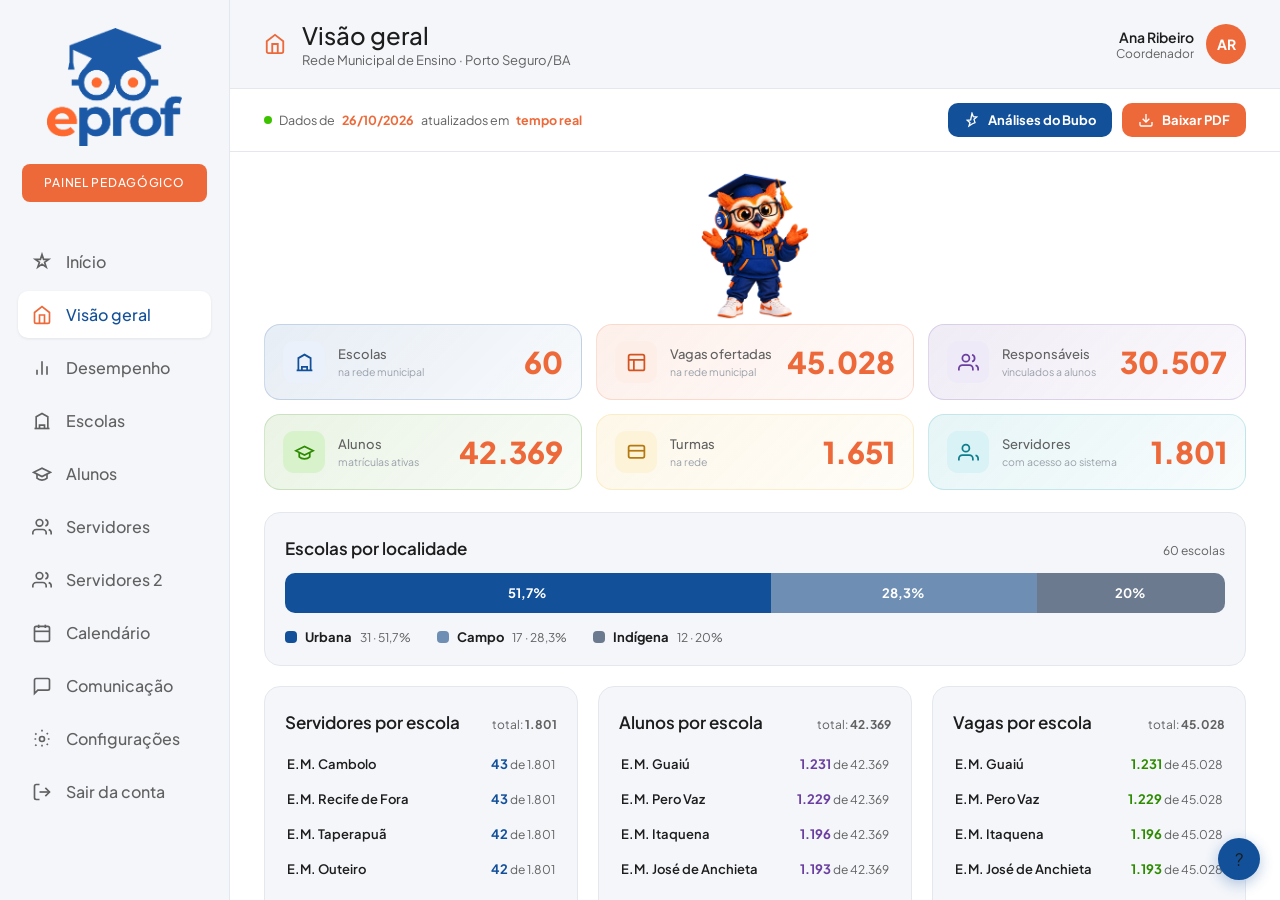
<file: index.html>
<!DOCTYPE html>
<html lang="pt-BR">
<head>
  <meta charset="UTF-8" />
  <meta name="viewport" content="width=device-width, initial-scale=1.0" />
  <title>Painel Pedagógico — Visão geral</title>
  <style>
    * { box-sizing: border-box; margin: 0; padding: 0; }
    body { font-family: 'Segoe UI', Arial, sans-serif; background: #f5f6fa; display: flex; height: 100vh; overflow: hidden; font-size: 13px; color: #333; }
    /* modo "bare": usado quando a Visão geral é embutida (iframe) no Início — mostra só o conteúdo */
    body.bare { display: block; height: auto; overflow: visible; background: var(--branco); }
    body.bare .sidebar, body.bare .topbar, body.bare .cal-header { display: none !important; }
    body.bare .main, body.bare .view-wrap { overflow: visible; height: auto; display: block; }
    body.bare .content { padding-top: 6px; }
    /* evita repetir, no Início, os KPIs que já estão nos cards ao redor do bubo */
    body.bare .kpi-row { display: none !important; }
    .sidebar { display: flex; flex-direction: column; }
    .sidebar-logo { display: flex; align-items: center; gap: 8px; }
    .logo-img { width: 104px; height: auto; display: block; }
    .nav { flex: 1 1 auto; }
    .nav-item { display: flex; align-items: center; gap: 10px; cursor: pointer; transition: background .15s; text-decoration: none; }
    .nav-item svg { width: 16px; height: 16px; flex-shrink: 0; }
    .logout { display: flex; align-items: center; gap: 8px; cursor: pointer; }
    .logout svg { width: 16px; height: 16px; }
    .main { flex: 1; display: flex; flex-direction: column; overflow: hidden; }
    .topbar { display: flex; align-items: center; justify-content: space-between; }
    .topbar-left { display: flex; align-items: center; gap: 10px; }
    .topbar-right { display: flex; align-items: center; gap: 10px; }
    .avatar { width: 36px; height: 36px; border-radius: 50%; display: flex; align-items: center; justify-content: center; color: #fff; font-weight: 700; font-size: 12px; }
    .user-info { text-align: right; }
    .cal-header { display: flex; align-items: center; justify-content: space-between; gap: 16px; flex-wrap: wrap; }
    .ctx-left { display: flex; align-items: center; gap: 10px; }
    .ctx-pill { display: inline-flex; align-items: center; gap: 8px; background: var(--branco); border: 1px solid var(--borda); border-radius: 10px; padding: 7px 12px; font-family: var(--font-display); font-size: 13px; font-weight: 500; color: var(--texto); }
    .ctx-pill svg { width: 15px; height: 15px; color: var(--laranja); }
    .ctx-pill select { border: none; background: none; font: inherit; color: inherit; cursor: pointer; outline: none; }
    .sync-stamp { display: inline-flex; align-items: center; gap: 7px; font-size: 12.5px; color: var(--texto-suave); }
    .sync-stamp .live { width: 8px; height: 8px; border-radius: 50%; background: var(--verde); flex-shrink: 0; }
    .view-wrap { flex: 1; overflow-y: auto; overflow-x: hidden; background: var(--branco); }
    .content { padding: 26px 34px; }
    .section-head { display: flex; align-items: baseline; justify-content: space-between; margin: 4px 0 14px; gap: 12px; }
    .section-title { font-family: var(--font-display); font-weight: 600; font-size: 17px; color: var(--texto); }
    .section-hint { font-size: 12px; color: var(--texto-suave); }

    .kpi-row { display: grid; grid-template-columns: repeat(3, 1fr); gap: 14px; margin-bottom: 22px; }
    @media (max-width: 1180px){ .kpi-row { grid-template-columns: repeat(2, 1fr); } }
    @media (max-width: 680px){ .kpi-row { grid-template-columns: 1fr; } }
    .kpi-card { background: var(--branco); border: 1px solid var(--borda); border-radius: var(--raio); padding: 16px 18px; display: flex; align-items: center; justify-content: space-between; gap: 14px; }
    .kpi-left { display: flex; align-items: center; gap: 13px; min-width: 0; }
    .kpi-ic { width: 42px; height: 42px; border-radius: 11px; display: flex; align-items: center; justify-content: center; flex-shrink: 0; }
    .kpi-ic svg { width: 21px; height: 21px; }
    .kpi-label { font-family: var(--font-display); font-size: 13px; font-weight: 500; color: var(--texto-suave); line-height: 1.3; }
    .kpi-sub { font-size: 10.5px; color: #9AA1AB; margin-top: 2px; }
    .kpi-value { font-family: var(--font-display); font-weight: 800; font-size: 30px; color: var(--laranja); line-height: 1; white-space: nowrap; }
    .ic-azul { background: var(--azul-claro); color: var(--azul); }
    .ic-roxo { background: #EFEAF7; color: #6B3FA0; }
    .ic-verde { background: var(--verde-bg); color: #2E8B00; }
    .ic-laranja { background: var(--laranja-bg); color: var(--laranja-escuro); }
    .ic-ambar { background: #FDF3D9; color: var(--ambar-escuro); }
    .ic-teal { background: #D9F2F5; color: #0E7E8C; }

    .panel { background: var(--bg); border: 1px solid var(--borda); border-radius: var(--raio); padding: 20px; }
    .grid-2 { display: grid; grid-template-columns: 1fr 1fr; gap: 20px; }
    @media (max-width: 1000px){ .grid-2 { grid-template-columns: 1fr; } }

    .vm { display: grid; grid-template-columns: repeat(3, 1fr); gap: 16px; margin-bottom: 20px; }
    @media (max-width: 760px){ .vm { grid-template-columns: 1fr; } }
    .vm-block { background: var(--branco); border: 1px solid var(--borda); border-radius: var(--raio-sm); padding: 16px 18px; }
    .vm-label { font-family: var(--font-display); font-size: 12px; color: var(--texto-suave); display: flex; align-items: center; gap: 8px; margin-bottom: 12px; }
    .vm-num { font-family: var(--font-display); font-weight: 800; font-size: 30px; color: var(--azul); line-height: 1; transition: transform .18s ease; display: inline-block; }
    .vm-num.orange { color: var(--laranja); }
    .vm-num.verde { color: #2E8B00; }
    .vm-sub { font-size: 11px; color: #9AA1AB; margin-top: 10px; }
    .live-dot { width: 9px; height: 9px; border-radius: 50%; background: var(--verde); flex-shrink: 0; box-shadow: 0 0 0 0 rgba(61,194,0,.5); animation: pulse 1.8s infinite; }
    @keyframes pulse { 0% { box-shadow: 0 0 0 0 rgba(61,194,0,.5); } 70% { box-shadow: 0 0 0 8px rgba(61,194,0,0); } 100% { box-shadow: 0 0 0 0 rgba(61,194,0,0); } }
    .occ-top { display: flex; justify-content: space-between; gap: 12px; font-size: 12.5px; color: var(--texto-suave); margin-bottom: 8px; flex-wrap: wrap; }
    .occ-top b { color: var(--texto); font-family: var(--font-display); }
    .occ-track { height: 10px; border-radius: 5px; background: #ECEFF4; overflow: hidden; }
    .occ-fill { height: 100%; border-radius: 5px; background: linear-gradient(90deg, var(--laranja), var(--azul)); }


    .donut-wrap { display: flex; align-items: center; gap: 26px; flex-wrap: wrap; }
    .donut { position: relative; width: 190px; height: 190px; border-radius: 50%; flex-shrink: 0; }
    .donut::after { content: ''; position: absolute; inset: 42px; background: var(--bg); border-radius: 50%; }
    .donut-center { position: absolute; inset: 0; display: flex; flex-direction: column; align-items: center; justify-content: center; z-index: 1; }
    .donut-center .dc-lbl { font-size: 12px; color: var(--texto-suave); }
    .donut-center .dc-val { font-family: var(--font-display); font-weight: 800; font-size: 28px; color: var(--laranja); line-height: 1.1; }
    .donut-legend { flex: 1; min-width: 200px; display: grid; grid-template-columns: 1fr 1fr; gap: 10px 22px; }
    .dl-item { display: flex; align-items: center; gap: 8px; font-size: 12.5px; }
    .dl-dot { width: 10px; height: 10px; border-radius: 3px; flex-shrink: 0; }
    .dl-name { color: var(--texto-suave); }
    .dl-num { margin-left: auto; font-family: var(--font-display); font-weight: 700; color: var(--texto); }

    .help-btn { position: fixed; bottom: 20px; right: 20px; width: 36px; height: 36px; border-radius: 50%; display: flex; align-items: center; justify-content: center; cursor: pointer; }
    /* Widget Matrículas — manchete + barras verticais por mês */
    .acc-head { display: flex; align-items: center; gap: 10px; flex-wrap: wrap; margin: 2px 0 18px; }
    .acc-num { font-family: var(--font-display); font-weight: 800; font-size: 30px; color: var(--texto); line-height: 1; }
    .acc-trend { font-family: var(--font-display); font-weight: 700; font-size: 13.5px; color: #2E8B00; display: inline-flex; align-items: center; gap: 4px; }
    .acc-trend.down { color: var(--vermelho); }
    .acc-sub { font-size: 12px; color: var(--texto-suave); margin-left: 2px; }
    .acc-bars { display: flex; align-items: flex-end; gap: 14px; height: 180px; padding-top: 18px; }
    .acc-col { flex: 1; display: flex; flex-direction: column; align-items: center; gap: 9px; height: 100%; justify-content: flex-end; cursor: pointer; }
    .acc-bar { width: 100%; max-width: 60px; border-radius: 10px 10px 5px 5px; background: linear-gradient(180deg, #7FB0E8, #12509A); position: relative; transition: filter .15s; }
    .acc-col:hover .acc-bar { filter: brightness(1.06); }
    .acc-bar-val { position: absolute; top: -17px; left: 0; right: 0; text-align: center; font-family: var(--font-display); font-size: 11.5px; font-weight: 700; color: var(--texto-suave); }
    .acc-lbl { font-size: 12px; color: var(--texto-suave); }
    .acc-bars.dense14 { gap: 6px; height: 170px; }
    .acc-bars.dense14 .acc-bar { max-width: 38px; }
    .acc-bars.dense14 .acc-bar-val { font-size: 9px; top: -14px; }
    .acc-bars.dense14 .acc-lbl { font-size: 9.5px; }
    /* Bubo mascote */
    .bubo-top { display: block; margin: -6px auto 2px; width: 150px; height: auto; }
    .sec-bubo { position: relative; }
    .bubo-float { position: absolute; z-index: 2; pointer-events: none; height: auto; }
    .hdr-btns { display: flex; align-items: center; gap: 10px; }
    .btn-bubo { display: inline-flex; align-items: center; gap: 8px; background: var(--azul); color: #fff; border: none; border-radius: 10px; padding: 9px 16px; font-family: var(--font-display); font-weight: 700; font-size: 13px; cursor: pointer; }
    .btn-bubo:hover { background: var(--azul-escuro); }
    .btn-pdf { display: inline-flex; align-items: center; gap: 8px; background: var(--laranja); color: #fff; border: none; border-radius: 10px; padding: 9px 16px; font-family: var(--font-display); font-weight: 700; font-size: 13px; cursor: pointer; }
    .btn-pdf:hover { background: var(--laranja-escuro); }
    .btn-bubo svg, .btn-pdf svg { width: 16px; height: 16px; }
    /* Acessos ao sistema */
    .acesso-top { display: grid; grid-template-columns: 150px 1fr; gap: 18px; align-items: center; }
    .acesso-bubo { width: 100%; max-width: 150px; height: auto; display: block; }
    .acesso-chart { min-width: 0; }
    .acesso-stats { display: grid; grid-template-columns: repeat(4, 1fr); gap: 12px; margin-top: 16px; }
    .astat { background: var(--branco); border: 1px solid var(--borda); border-radius: 12px; padding: 14px 10px; text-align: center; }
    .astat-lbl { font-size: 12px; color: var(--texto-suave); display: flex; align-items: center; justify-content: center; gap: 6px; }
    .astat-n { font-family: var(--font-display); font-weight: 800; font-size: 28px; line-height: 1; margin: 9px 0 4px; color: var(--azul); }
    .astat-n.verde { color: #2E8B00; } .astat-n.orange { color: var(--laranja); }
    .astat-sub { font-size: 10.5px; color: #9AA1AB; }
    @media (max-width: 1000px){ .acesso-top { grid-template-columns: 1fr; } .acesso-bubo { display: none; } .acesso-stats { grid-template-columns: 1fr 1fr; } }
    /* Escolas por localidade — barras horizontais */
    .locbar { display: grid; grid-template-columns: 120px 1fr 110px; align-items: center; gap: 14px; padding: 9px 0; cursor: pointer; }
    .locbar + .locbar { border-top: 1px solid var(--borda); }
    .locbar:hover .lb-name { color: var(--azul); }
    .lb-name { font-family: var(--font-display); font-size: 13.5px; font-weight: 600; color: var(--texto); }
    .lb-track { height: 14px; border-radius: 7px; background: #EEF1F5; overflow: hidden; }
    .lb-fill { display: block; height: 100%; border-radius: 7px; transition: width .3s; }
    .lb-num { font-family: var(--font-display); font-weight: 700; font-size: 13px; color: var(--texto); text-align: right; white-space: nowrap; }
    /* Barra de composição (matrículas por etapa) */
    .comp-bar { display: flex; width: 100%; height: 40px; border-radius: 10px; overflow: hidden; margin: 8px 0 16px; background: #EEF1F5; }
    .comp-seg { display: flex; align-items: center; justify-content: center; color: #fff; font-family: var(--font-display); font-weight: 700; font-size: 13px; min-width: 0; white-space: nowrap; transition: width .3s; }
    .comp-seg span { padding: 0 6px; overflow: hidden; text-overflow: ellipsis; }
    .comp-legend { display: flex; flex-wrap: wrap; gap: 12px 26px; }
    .comp-li { display: flex; align-items: center; gap: 8px; font-size: 13px; color: var(--texto); }
    .comp-dot { width: 12px; height: 12px; border-radius: 4px; flex-shrink: 0; }
    .comp-li .cl-sub { color: var(--texto-suave); font-size: 12px; }
    /* ranking (ex.: escolas mais lotadas) */
    .rank-row { display: flex; align-items: center; gap: 12px; padding: 9px 4px; border-bottom: 1px solid var(--bg); cursor: pointer; }
    .rank-row:last-child { border-bottom: none; }
    .rank-row:hover { background: var(--azul-claro); border-radius: 8px; }
    .rank-pos { width: 24px; height: 24px; border-radius: 50%; background: var(--azul-claro); color: var(--azul); font-weight: 800; font-size: 12px; display: flex; align-items: center; justify-content: center; flex-shrink: 0; }
    .rank-main { flex: 1; min-width: 0; }
    .rank-nome { font-weight: 700; font-size: 13px; color: var(--texto); white-space: nowrap; overflow: hidden; text-overflow: ellipsis; }
    .rank-sub { font-size: 11px; color: var(--texto-suave); margin: 1px 0 4px; }
    .rank-track { height: 5px; background: var(--bg); border-radius: 4px; overflow: hidden; }
    .rank-fill { height: 100%; border-radius: 4px; }
    .rank-val { font-family: var(--font-display); font-weight: 800; font-size: 15px; color: var(--laranja); flex-shrink: 0; }
    /* cards de turno */
    .turno-cards { display: grid; grid-template-columns: repeat(2, 1fr); gap: 10px; margin-top: 10px; }
    .turno-card { background: var(--bg); border: 1px solid var(--borda); border-radius: 12px; padding: 12px 14px; }
    .turno-card .tc-top { display: flex; align-items: center; gap: 8px; }
    .turno-card .tc-dot { width: 10px; height: 10px; border-radius: 3px; flex-shrink: 0; }
    .turno-card .tc-lbl { font-size: 12px; color: var(--texto-suave); font-weight: 700; }
    .turno-card .tc-val { font-family: var(--font-display); font-weight: 800; font-size: 22px; color: var(--texto); margin-top: 5px; line-height: 1; }
    .turno-card .tc-pct { font-size: 12px; color: var(--texto-suave); margin-top: 3px; }
    /* cards de pendências de alunos */
    .pend-cards { display: grid; grid-template-columns: repeat(3, 1fr); gap: 14px; margin-top: 12px; }
    .pend-card { display: flex; align-items: center; gap: 14px; background: var(--bg); border: 1px solid var(--borda); border-radius: 14px; padding: 16px 18px; }
    .pend-ic { width: 44px; height: 44px; border-radius: 12px; background: var(--laranja-bg); color: var(--laranja); display: flex; align-items: center; justify-content: center; flex-shrink: 0; }
    .pend-lbl { font-size: 13px; color: var(--texto-suave); }
    .pend-val { font-family: var(--font-display); font-weight: 800; font-size: 26px; color: var(--laranja); line-height: 1; margin-top: 4px; }
    @media (max-width: 720px){ .pend-cards { grid-template-columns: 1fr; } }
    /* planos de aula por etapa/disciplina */
    .plan-grid { display: grid; grid-template-columns: repeat(auto-fit, minmax(230px, 1fr)); gap: 24px; margin-top: 10px; }
    .plan-etapa { font-family: var(--font-display); font-weight: 800; font-size: 14px; color: var(--azul-escuro); margin-bottom: 6px; padding-bottom: 8px; border-bottom: 2px solid var(--azul-claro); display: flex; justify-content: space-between; align-items: baseline; }
    .plan-etapa .pe-tot { font-size: 12px; color: var(--texto-suave); font-weight: 600; }
    .disc-row { padding: 8px 2px; }
    .disc-top { display: flex; justify-content: space-between; align-items: baseline; font-size: 13px; }
    .disc-top .d-n { color: var(--texto); }
    .disc-top .d-v { font-family: var(--font-display); font-weight: 700; color: var(--azul); }
    .disc-bar { height: 5px; background: var(--bg); border-radius: 4px; margin-top: 5px; overflow: hidden; }
    .disc-fill { height: 100%; background: linear-gradient(90deg, var(--azul), #22C3DC); border-radius: 4px; }
    @media (max-width: 720px){ .plan-grid { grid-template-columns: 1fr; } }
    /* bloco Alunos — 4 cards */
    .aln-cards { display: grid; grid-template-columns: repeat(4, 1fr); gap: 16px; margin-top: 12px; }
    .aln-card { background: var(--branco); border: 1px solid var(--borda); border-radius: var(--raio-sm); padding: 16px 18px; }
    .aln-card-t { font-weight: 700; color: var(--texto); font-size: 13px; margin-bottom: 10px; }
    .aln-stat { display: flex; justify-content: space-between; align-items: baseline; gap: 10px; padding: 7px 0; border-bottom: 1px solid var(--bg); }
    .aln-stat:last-child { border-bottom: none; }
    .aln-stat .as-l { font-size: 12px; color: var(--texto-suave); display: flex; align-items: center; gap: 7px; min-width: 0; }
    .aln-stat .as-dot { width: 9px; height: 9px; border-radius: 3px; flex-shrink: 0; }
    .aln-stat .as-v { font-family: var(--font-display); font-weight: 800; font-size: 16px; line-height: 1; flex-shrink: 0; }
    @media (max-width: 860px){ .aln-cards { grid-template-columns: repeat(2, 1fr); } }
    @media (max-width: 520px){ .aln-cards { grid-template-columns: 1fr; } }
    /* cards "por escola" (lista expansível) */
    .esc-grid { display: grid; grid-template-columns: repeat(3, 1fr); gap: 20px; }
    .esc-list { max-height: 150px; overflow-y: auto; margin-top: 6px; transition: max-height .25s ease; }
    .esc-card.open .esc-list { max-height: 470px; }
    .esc-row { display: flex; justify-content: space-between; align-items: baseline; gap: 10px; padding: 9px 2px; border-bottom: 1px solid var(--bg); font-size: 13px; }
    .esc-row:last-child { border-bottom: none; }
    .esc-nome { color: var(--texto); font-weight: 600; min-width: 0; overflow: hidden; text-overflow: ellipsis; white-space: nowrap; }
    .esc-val { flex-shrink: 0; }
    .esc-val b { font-family: var(--font-display); }
    .esc-de { color: var(--texto-suave); font-size: 12px; }
    .esc-toggle { margin-top: 10px; background: none; border: none; color: var(--azul); font-weight: 700; font-size: 12px; cursor: pointer; padding: 0; }
    @media (max-width: 860px){ .esc-grid { grid-template-columns: 1fr; } }
    /* botão e modal de relatório */
    .ctx-right { display: flex; align-items: center; gap: 16px; }
    .rel-btn { display: inline-flex; align-items: center; gap: 8px; background: var(--azul); color: #fff; border: none; border-radius: 10px; padding: 9px 16px; font-family: var(--font-display); font-weight: 700; font-size: 13px; cursor: pointer; transition: background .15s; }
    .rel-btn:hover { background: var(--azul-escuro); }
    .rel-btn svg { width: 16px; height: 16px; }
    .modal-overlay { position: fixed; inset: 0; background: rgba(15,23,32,.45); display: none; align-items: center; justify-content: center; z-index: 100; padding: 16px; }
    .modal-overlay.show { display: flex; }
    .modal { background: #fff; border-radius: 16px; width: min(460px, 94vw); max-height: 88vh; overflow-y: auto; padding: 22px; box-shadow: 0 30px 70px rgba(0,0,0,.3); }
    .modal-head { display: flex; justify-content: space-between; align-items: flex-start; margin-bottom: 16px; }
    .modal-head h3 { font-family: var(--font-display); font-size: 18px; color: var(--texto); }
    .modal-head .m-sub { font-size: 13px; color: var(--texto-suave); margin-top: 2px; }
    .modal-close { background: none; border: none; font-size: 22px; line-height: 1; color: var(--texto-suave); cursor: pointer; }
    .rel-opt { display: flex; align-items: center; gap: 12px; padding: 12px 14px; border: 1px solid var(--borda); border-radius: 12px; cursor: pointer; margin-bottom: 10px; transition: background .15s, border-color .15s; }
    .rel-opt:hover { background: var(--azul-claro); border-color: var(--azul); }
    .rel-opt .ro-ic { width: 38px; height: 38px; border-radius: 10px; background: var(--azul-claro); color: var(--azul); display: flex; align-items: center; justify-content: center; flex-shrink: 0; }
    .rel-opt .ro-ic svg { width: 18px; height: 18px; }
    .rel-opt .ro-t { font-weight: 700; color: var(--texto); font-size: 14px; }
    .rel-opt .ro-s { font-size: 12px; color: var(--texto-suave); margin-top: 1px; }
    .toast { position: fixed; bottom: 24px; left: 50%; transform: translateX(-50%); background: var(--texto); color: #fff; padding: 12px 20px; border-radius: 10px; font-size: 13px; z-index: 110; opacity: 0; transition: opacity .25s; pointer-events: none; }
    .toast.show { opacity: 1; }
    ::-webkit-scrollbar { width: 8px; height: 8px; }
  </style>
  <link rel="stylesheet" href="theme.css" />
</head>
<body>

<aside class="sidebar">
  <div class="sidebar-logo">
    <img src="logo.png" alt="Rede Municipal" class="logo-img" />
    <span class="portal-tag">Painel Pedagógico</span>
  </div>
  <nav class="nav">
    <a href="inicio2.html" class="nav-item"><svg viewBox="0 0 24 24" fill="none" stroke="currentColor" stroke-width="2"><path d="M12 3l1.9 5.8H20l-4.9 3.6 1.9 5.8L12 14.6 7 18.2l1.9-5.8L4 8.8h6.1z"/></svg> Início</a>
    <a href="index.html" class="nav-item active"><svg viewBox="0 0 24 24" fill="none" stroke="currentColor" stroke-width="2"><path d="M3 9l9-7 9 7v11a2 2 0 01-2 2H5a2 2 0 01-2-2z"/><polyline points="9 22 9 12 15 12 15 22"/></svg> Visão geral</a>
    <a href="indices.html" class="nav-item"><svg viewBox="0 0 24 24" fill="none" stroke="currentColor" stroke-width="2"><line x1="18" y1="20" x2="18" y2="10"/><line x1="12" y1="20" x2="12" y2="4"/><line x1="6" y1="20" x2="6" y2="14"/></svg> Desempenho</a>
    <a href="turmas.html" class="nav-item"><svg viewBox="0 0 24 24" fill="none" stroke="currentColor" stroke-width="2"><path d="M3 21h18"/><path d="M5 21V7l7-4 7 4v14"/><path d="M9 21v-4h6v4"/><path d="M9 10h.01M15 10h.01"/></svg> Escolas</a>
    <a href="alunos.html" class="nav-item"><svg viewBox="0 0 24 24" fill="none" stroke="currentColor" stroke-width="2"><path d="M22 10L12 5 2 10l10 5 10-5z"/><path d="M6 12v5c3 3 9 3 12 0v-5"/></svg> Alunos</a>
    <a href="horario.html" class="nav-item"><svg viewBox="0 0 24 24" fill="none" stroke="currentColor" stroke-width="2"><path d="M17 21v-2a4 4 0 00-4-4H5a4 4 0 00-4 4v2"/><circle cx="9" cy="7" r="4"/><path d="M23 21v-2a4 4 0 00-3-3.87"/><path d="M16 3.13a4 4 0 010 7.75"/></svg> Servidores</a>
    <a href="servidores2.html" class="nav-item"><svg viewBox="0 0 24 24" fill="none" stroke="currentColor" stroke-width="2"><path d="M17 21v-2a4 4 0 00-4-4H5a4 4 0 00-4 4v2"/><circle cx="9" cy="7" r="4"/><path d="M23 21v-2a4 4 0 00-3-3.87"/><path d="M16 3.13a4 4 0 010 7.75"/></svg> Servidores 2</a>
    <a href="calendario.html" class="nav-item"><svg viewBox="0 0 24 24" fill="none" stroke="currentColor" stroke-width="2"><rect x="3" y="4" width="18" height="18" rx="2"/><line x1="16" y1="2" x2="16" y2="6"/><line x1="8" y1="2" x2="8" y2="6"/><line x1="3" y1="10" x2="21" y2="10"/></svg> Calendário</a>
    <a href="comunicacao.html" class="nav-item"><svg viewBox="0 0 24 24" fill="none" stroke="currentColor" stroke-width="2"><path d="M21 15a2 2 0 01-2 2H7l-4 4V5a2 2 0 012-2h14a2 2 0 012 2z"/></svg> Comunicação</a>
    <div class="nav-item"><svg viewBox="0 0 24 24" fill="none" stroke="currentColor" stroke-width="2"><circle cx="12" cy="12" r="3"/><path d="M19.07 4.93l-1.41 1.41M5.34 5.34L3.93 6.75M21 12h-2M5 12H3M19.07 19.07l-1.41-1.41M5.34 18.66l-1.41 1.41M12 19v2M12 3V1"/></svg> Configurações</div>
  </nav>
  <div class="sidebar-bottom">
    <div class="logout"><svg viewBox="0 0 24 24" fill="none" stroke="currentColor" stroke-width="2"><path d="M9 21H5a2 2 0 01-2-2V5a2 2 0 012-2h4"/><polyline points="16 17 21 12 16 7"/><line x1="21" y1="12" x2="9" y2="12"/></svg> Sair da conta</div>
  </div>
</aside>

<div class="main">
  <div class="topbar">
    <div class="topbar-left">
      <svg class="page-icon" width="22" height="22" viewBox="0 0 24 24" fill="none" stroke="#f26522" stroke-width="2"><path d="M3 9l9-7 9 7v11a2 2 0 01-2 2H5a2 2 0 01-2-2z"/><polyline points="9 22 9 12 15 12 15 22"/></svg>
      <div><div class="topbar-title">Visão geral</div><div class="topbar-sub">Rede Municipal de Ensino · Porto Seguro/BA</div></div>
    </div>
    <div class="topbar-right">
      <div class="user-info"><div class="user-name">Prefeito EProf</div><div class="user-role">Prefeito</div></div>
      <div class="avatar" style="background:var(--laranja);">PE</div>
    </div>
  </div>

  <div class="cal-header">
    <span class="sync-stamp"><span class="live"></span> Dados de <b style="color:var(--laranja);">26/10/2026</b> atualizados em <b style="color:var(--laranja);">tempo real</b></span>
    <div class="hdr-btns">
      <button class="btn-bubo" onclick="abrirRelatorio()"><svg viewBox="0 0 24 24" fill="none" stroke="currentColor" stroke-width="2"><path d="M12 2l2 5 5 .5-4 3.5 1.5 5L12 18l-4.5 3 1.5-5-4-3.5 5-.5z"/></svg> Análises do Bubo</button>
      <button class="btn-pdf" onclick="abrirRelatorio()"><svg viewBox="0 0 24 24" fill="none" stroke="currentColor" stroke-width="2"><path d="M21 15v4a2 2 0 01-2 2H5a2 2 0 01-2-2v-4"/><polyline points="7 10 12 15 17 10"/><line x1="12" y1="15" x2="12" y2="3"/></svg> Baixar PDF</button>
    </div>
  </div>

  <div class="view-wrap">
    <div class="content">
      <img src="bubo.png" class="bubo-top" alt="Bubo" onerror="this.src='bubo.webp'">
      <div class="kpi-row" id="kpiRow"></div>

      <div class="panel" style="margin-top:4px;">
        <div class="section-head"><div class="section-title">Escolas por localidade</div><div class="section-hint" id="locTot">Distribuição da rede</div></div>
        <div class="comp-bar" id="locBar"></div>
        <div class="comp-legend" id="locLegend"></div>
      </div>

      <div class="esc-grid" style="margin-top:20px;">
        <div class="panel esc-card">
          <div class="section-head"><div class="section-title">Servidores por escola</div><div class="section-hint">total: <b id="escServTot">—</b></div></div>
          <div class="esc-list" id="escServ"></div>
          <button class="esc-toggle" onclick="toggleEsc(this)">ver todas ▾</button>
        </div>
        <div class="panel esc-card">
          <div class="section-head"><div class="section-title">Alunos por escola</div><div class="section-hint">total: <b id="escAlTot">—</b></div></div>
          <div class="esc-list" id="escAl"></div>
          <button class="esc-toggle" onclick="toggleEsc(this)">ver todas ▾</button>
        </div>
        <div class="panel esc-card">
          <div class="section-head"><div class="section-title">Vagas por escola</div><div class="section-hint">total: <b id="escVaTot">—</b></div></div>
          <div class="esc-list" id="escVa"></div>
          <button class="esc-toggle" onclick="toggleEsc(this)">ver todas ▾</button>
        </div>
      </div>

      <div style="display:grid;grid-template-columns:1fr 190px 1fr;gap:16px;align-items:center;margin-top:20px;">
        <div class="panel">
          <div class="section-head"><div class="section-title">Servidores por localidade</div><div class="section-hint">Distribuição na rede</div></div>
          <div class="donut-wrap">
            <div class="donut" id="donutLoc"><div class="donut-center"><span class="dc-lbl">Servidores</span><span class="dc-val" id="donutLocTotal"></span></div></div>
            <div class="donut-legend" id="donutLocLegend"></div>
          </div>
        </div>
        <img src="bubo-up.png" alt="Bubo" style="width:100%;max-width:190px;height:auto;display:block;margin:0 auto;" onerror="this.style.display='none'">
        <div class="panel">
          <div class="section-head"><div class="section-title">Servidores por cargo</div><div class="section-hint">Com acesso ao sistema</div></div>
          <div class="donut-wrap">
            <div class="donut" id="donut"><div class="donut-center"><span class="dc-lbl">Servidores</span><span class="dc-val" id="donutTotal"></span></div></div>
            <div class="donut-legend" id="donutLegend"></div>
          </div>
        </div>
      </div>
      <style>@media (max-width:1000px){ .content > div[style*="190px"]{ grid-template-columns:1fr !important; } .content > div[style*="190px"] img{ display:none; } }</style>


      <div class="grid-2" style="margin-top:20px;">
        <div class="panel">
          <div class="section-head"><div class="section-title">Vagas e matrículas</div><div class="section-hint">Rede municipal</div></div>
          <div class="vm">
            <div class="vm-block"><div class="vm-label">Vagas ofertadas na rede</div><div class="vm-num" id="vagas">34.560</div><div class="vm-sub" id="vmSub">nas 60 escolas do município</div></div>
            <div class="vm-block"><div class="vm-label">Vagas disponíveis</div><div class="vm-num verde" id="disp">3.080</div><div class="vm-sub">livres para matrícula</div></div>
            <div class="vm-block"><div class="vm-label"><span class="live-dot"></span> Matrículas hoje · tempo real</div><div class="vm-num orange" id="hoje">15</div><div class="vm-sub">atualizado agora</div></div>
          </div>
          <div class="occ">
            <div class="occ-top"><span>Ocupação da rede</span><span><b id="ativas">31.480</b> / <b id="vagasTot">34.560</b> vagas · <b id="ocupPct">91,1%</b></span></div>
            <div class="occ-track"><div class="occ-fill" id="occFill" style="width:91.1%"></div></div>
          </div>
        </div>
        <div class="panel">
          <div class="section-head"><div class="section-title">Matrículas por mês</div><select id="matAno" onchange="renderMatMes()" style="border:1px solid var(--borda);border-radius:8px;padding:5px 10px;font-family:var(--font-display);font-size:12px;font-weight:600;color:var(--texto);background:var(--branco);cursor:pointer;"><option>2026</option><option>2025</option></select></div>
          <div class="acc-bars dense14" id="matBars" style="margin-top:8px;"></div>
        </div>
      </div>

      <div class="panel" style="margin-top:20px;">
        <div class="section-head"><div class="section-title">Alunos</div><div class="section-hint">panorama da rede</div></div>
        <div class="aln-cards">
          <div class="aln-card"><div class="aln-card-t">Por turno</div><div id="alnTurno"></div></div>
          <div class="aln-card"><div class="aln-card-t">Educação Especial</div><div id="alnEE"></div></div>
          <div class="aln-card"><div class="aln-card-t">Por localidade</div><div id="alnLoc"></div></div>
          <div class="aln-card"><div class="aln-card-t">Pendências de cadastro</div><div id="alnPend"></div></div>
        </div>
      </div>

      <div class="grid-2" style="margin-top:20px;">
        <div class="panel" style="grid-column:1/-1;">
          <div class="section-head"><div class="section-title">Turmas por etapa</div><div class="section-hint">total de turmas: <b id="turTot">—</b></div></div>
          <div class="turno-cards" id="turEtapaCards" style="grid-template-columns:repeat(5,1fr);margin-top:12px;"></div>
        </div>
      </div>

      <div class="panel sec-bubo" style="margin-top:20px;overflow:hidden;">
        <div class="section-head"><div class="section-title">Planos de aula</div><div class="section-hint">Gerados pelos professores · <b id="planTot">—</b> no total</div></div>
        <div class="plan-grid" style="grid-template-columns:repeat(5,1fr);">
          <div><div class="plan-etapa"><span>Infantil</span><span class="pe-tot" id="planInfTot"></span></div><div id="planInf"></div><div style="font-size:10.5px;color:#9AA1AB;margin-top:10px;line-height:1.4;">Na Educação Infantil um mesmo plano pode abordar mais de um campo de experiência, por isso a soma dos campos ultrapassa o total de planos.</div></div>
          <div><div class="plan-etapa"><span>Fundamental I</span><span class="pe-tot" id="planF1Tot"></span></div><div id="planF1"></div></div>
          <div><div class="plan-etapa"><span>Fundamental II</span><span class="pe-tot" id="planF2Tot"></span></div><div id="planF2"></div></div>
          <div><div class="plan-etapa"><span>EJA I</span><span class="pe-tot" id="planEJA1Tot"></span></div><div id="planEJA1"></div></div>
          <div><div class="plan-etapa"><span>EJA II</span><span class="pe-tot" id="planEJA2Tot"></span></div><div id="planEJA2"></div></div>
        </div>
        <img src="bubo-think.png" class="bubo-float" alt="" style="right:-18px;bottom:-10px;height:200px;" onerror="this.style.display='none'">
      </div>

      <div class="panel" style="margin-top:20px;">
        <div class="section-head" style="margin-bottom:6px;"><div class="section-title">Acessos ao sistema</div><div class="section-hint" id="accPeriodo">Últimos 14 dias</div></div>
        <div class="acesso-top">
          <img src="bubo-laptop.png" class="acesso-bubo" alt="" onerror="this.style.display='none'">
          <div class="acesso-chart"><div class="acc-bars dense14" id="acc14Bars"></div></div>
        </div>
        <div class="acesso-stats">
            <div class="astat"><div class="astat-lbl">Setembro</div><div class="astat-n" id="accSet">—</div><div class="astat-sub">acessos no total</div></div>
            <div class="astat"><div class="astat-lbl">Outubro</div><div class="astat-n verde" id="accOut">—</div><div class="astat-sub">acessos no total</div></div>
            <div class="astat"><div class="astat-lbl">Contagem vitalícia</div><div class="astat-n orange" id="accVit">—</div><div class="astat-sub">acessos no total</div></div>
            <div class="astat"><div class="astat-lbl"><span class="live-dot"></span> Acessos hoje</div><div class="astat-n verde" id="accHoje">—</div><div class="astat-sub">em tempo real</div></div>
        </div>
      </div>

    </div>
  </div>
</div>

<div class="help-btn">?</div>

<!-- modal de relatório -->
<div class="modal-overlay" id="relOverlay" onclick="if(event.target===this)fecharRelatorio()">
  <div class="modal" role="dialog" aria-modal="true" aria-labelledby="relTitle">
    <div class="modal-head">
      <div><h3 id="relTitle">Gerar relatório</h3><div class="m-sub">Escolha o tipo de relatório</div></div>
      <button class="modal-close" onclick="fecharRelatorio()" aria-label="Fechar">&times;</button>
    </div>
    <div id="relOpts"></div>
  </div>
</div>
<div class="toast" id="toast"></div>

<script src="perfil.js"></script>
<script>
const fmt = n => n.toLocaleString('pt-BR');
const svgIc = p => `<svg viewBox="0 0 24 24" fill="none" stroke="currentColor" stroke-width="2">${p}</svg>`;

/* ---- dados recortados pelo perfil ativo ---- */
const E = escolasEmEscopo();
const nEsc = E.length;
const totAlunos = E.reduce((s,e)=>s+e.matriculas,0);
const totVagas = E.reduce((s,e)=>s+e.vagas,0);
const dispVagas = Math.max(0, totVagas - totAlunos);
const ocupPct = totVagas ? (totAlunos/totVagas*100) : 0;
const freqMedia = nEsc ? E.reduce((s,e)=>s+e.freq,0)/nEsc : 0;
const totOcor = E.reduce((s,e)=>s+e.ocorrencias,0);
const totResp = E.reduce((s,e)=>s+e.responsaveis,0);
const totTurmas = E.reduce((s,e)=>s+e.turmas,0);
const cg = E.reduce((a,e)=>{ a.prof+=e.equipe.prof; a.coord+=e.equipe.coord; a.sec+=e.equipe.sec; a.direcao+=e.equipe.direcao; return a; }, {prof:0,coord:0,sec:0,direcao:0});
const totUsuarios = cg.prof+cg.coord+cg.sec+cg.direcao;
const pct1 = v => (Math.round(v*10)/10).toString().replace('.',',')+'%';
const subEsc = PERFIL.transversal ? 'na rede municipal' : 'no recorte do perfil';

const KPIS = [
  { label:'Escolas', valor:fmt(nEsc), sub:subEsc, ic:'azul', p:'<path d="M3 21h18"/><path d="M5 21V7l7-4 7 4v14"/><path d="M9 21v-4h6v4"/><path d="M9 10h.01M15 10h.01"/>' },
  { label:'Vagas ofertadas', valor:fmt(totVagas), sub:'na rede municipal', ic:'laranja', p:'<rect x="3" y="3" width="18" height="18" rx="2"/><path d="M3 9h18"/><path d="M9 21V9"/>' },
  { label:'Responsáveis', valor:fmt(totResp), sub:'vinculados a alunos', ic:'roxo', p:'<path d="M17 21v-2a4 4 0 00-4-4H5a4 4 0 00-4 4v2"/><circle cx="9" cy="7" r="4"/><path d="M23 21v-2a4 4 0 00-3-3.87"/><path d="M16 3.13a4 4 0 010 7.75"/>' },
  { label:'Alunos', valor:fmt(totAlunos), sub:'matrículas ativas', ic:'verde', p:'<path d="M22 10L12 5 2 10l10 5 10-5z"/><path d="M6 12v5c3 3 9 3 12 0v-5"/>' },
  { label:'Turmas', valor:fmt(totTurmas), sub:'na rede', ic:'ambar', p:'<rect x="3" y="4" width="18" height="14" rx="2"/><line x1="3" y1="10" x2="21" y2="10"/>' },
  { label:'Servidores', valor:fmt(totUsuarios), sub:'com acesso ao sistema', ic:'teal', p:'<path d="M17 21v-2a4 4 0 00-4-4H5a4 4 0 00-4 4v2"/><circle cx="9" cy="7" r="4"/><path d="M23 21v-2a4 4 0 00-3-3.87"/>' },
];
const KPI_COR = { azul:'#12509A', laranja:'#ED6939', roxo:'#6B3FA0', verde:'#2E8B00', ambar:'#F0B429', teal:'#0E9DAE' };
document.getElementById('kpiRow').innerHTML = KPIS.map((k,i)=>{
  const c = KPI_COR[k.ic] || '#12509A';
  const style = ` style="background:linear-gradient(135deg, ${c}1a, ${c}08); border-color:${c}2e;"`;
  return `<div class="kpi-card"${style}><div class="kpi-left"><div class="kpi-ic ic-${k.ic}">${svgIc(k.p)}</div>
    <div><div class="kpi-label">${k.label}</div><div class="kpi-sub">${k.sub}</div></div></div>
    <div class="kpi-value">${k.valor}</div></div>`;
}).join('');

/* vagas e ocupação */
document.getElementById('vagas').textContent = fmt(totVagas);
document.getElementById('vmSub').textContent = `nas ${nEsc} escola${nEsc!==1?'s':''} do recorte`;
document.getElementById('disp').textContent = fmt(dispVagas);
document.getElementById('ativas').textContent = fmt(totAlunos);
document.getElementById('vagasTot').textContent = fmt(totVagas);
document.getElementById('ocupPct').textContent = pct1(ocupPct);
document.getElementById('occFill').style.width = Math.min(100,ocupPct).toFixed(1)+'%';

/* matrículas hoje (tempo real, simulado) */
let hoje = Math.max(3, Math.round(nEsc/4));
const elHoje = document.getElementById('hoje');
if(elHoje){
  elHoje.textContent = hoje;
  setInterval(()=>{ if(Math.random()<0.55){ hoje++; elHoje.textContent = hoje; elHoje.style.transform='scale(1.08)'; setTimeout(()=>elHoje.style.transform='scale(1)',180); } }, 4000);
}

/* usuários por cargo (recorte) */
const CARGOS = [
  { nome:'Professores', n:cg.prof, cor:'#12509A' },
  { nome:'Coordenadores', n:cg.coord, cor:'#ED6939' },
  { nome:'Secretaria', n:cg.sec, cor:'#F0B429' },
  { nome:'Diretores', n:cg.direcao, cor:'#6B3FA0' },
];
const totCargo = CARGOS.reduce((s,c)=>s+c.n,0);
document.getElementById('donutTotal').textContent = fmt(totCargo);
let acc = 0;
const stops = CARGOS.map(c=>{ const a=acc/totCargo*100, b=(acc+c.n)/totCargo*100; acc+=c.n; return `${c.cor} ${a}% ${b}%`; }).join(', ');
document.getElementById('donut').style.background = `conic-gradient(${stops})`;
document.getElementById('donutLegend').innerHTML = CARGOS.map(c=>`<div class="dl-item"><span class="dl-dot" style="background:${c.cor}"></span><span class="dl-name">${c.nome}</span><span class="dl-num">${c.n}</span></div>`).join('');

/* Matrículas — novas por mês (jan–dez, por ano) */
const _seedMM = str => { let h=0; for(let i=0;i<str.length;i++) h=(h*31+str.charCodeAt(i))>>>0; return h; };
function renderMatMes(){
  const host = document.getElementById('matBars'); if(!host) return;
  const ano = (document.getElementById('matAno')||{}).value || '2026';
  const meses = ['Jan','Fev','Mar','Abr','Mai','Jun','Jul','Ago','Set','Out','Nov','Dez'];
  const baseN = Math.max(40, Math.round(totAlunos * 0.011));
  const vals = meses.map((m,i)=>{
    let fac = i<=1 ? 1.15 : i===2 ? 0.95 : (0.55 + (i*0.05)); // concentra no início do ano letivo
    const noise = 0.75 + (_seedMM(ano+'mm'+i)%50)/100;
    return Math.round(baseN * fac * noise);
  });
  const maxV = Math.max(...vals, 1);
  host.innerHTML = vals.map((v,i)=>{
    const h = Math.max(3, Math.round(v / maxV * 100));
    return `<div class="acc-col" title="${meses[i]}/${ano}: ${fmt(v)} novas matrículas" onclick="(window.top||window).location.href='alunos.html'"><div class="acc-bar" style="height:${h}%"><span class="acc-bar-val">${fmt(v)}</span></div><span class="acc-lbl">${meses[i]}</span></div>`;
  }).join('');
}
renderMatMes();

/* Acessos ao sistema — barras dos últimos 14 dias + totais mensais */
(function(){
  const host = document.getElementById('acc14Bars'); if(!host) return;
  const seedFrom = str => { let h=0; for(let i=0;i<str.length;i++) h=(h*31+str.charCodeAt(i))>>>0; return h; };
  const base = Math.round(totUsuarios*0.4 + totResp*0.01);
  const diaVal = d => {
    const dow = d.getDay(); let f = 1; if(dow===0) f=0.15; else if(dow===6) f=0.32; else if(dow===5) f=0.85;
    const noise = 0.75 + (seedFrom('ac'+d.getFullYear()+'_'+d.getMonth()+'_'+d.getDate())%45)/100;
    return Math.max(0, Math.round(base*f*noise));
  };
  // 14 dias terminando em 25/10/2026
  const fim = new Date(2026,9,25), dias = [];
  for(let i=13;i>=0;i--){ const d = new Date(fim); d.setDate(fim.getDate()-i); dias.push(d); }
  const vals = dias.map(diaVal), mx = Math.max(...vals,1);
  host.innerHTML = dias.map((d,i)=>`<div class="acc-col" title="${d.getDate()}/${d.getMonth()+1}: ${fmt(vals[i])} acessos"><div class="acc-bar" style="height:${Math.max(4,Math.round(vals[i]/mx*100))}%"><span class="acc-bar-val">${fmt(vals[i])}</span></div><span class="acc-lbl">${d.getDate()}/${d.getMonth()+1}</span></div>`).join('');
  const p = document.getElementById('accPeriodo'); if(p) p.textContent = `Últimos 14 dias (${dias[0].getDate()}/${dias[0].getMonth()+1} a ${dias[13].getDate()}/${dias[13].getMonth()+1})`;
  // totais mensais (dias letivos)
  const somaMes = (m, ate) => { let s=0; const d=new Date(2026,m,1); while(d.getMonth()===m){ if((!ate||d<=ate)){ const w=d.getDay(); if(w>=1&&w<=5) s+=diaVal(d); } d.setDate(d.getDate()+1); } return s; };
  const set = (id,v)=>{ const el=document.getElementById(id); if(el) el.textContent=fmt(v); };
  const setT = somaMes(8), outT = somaMes(9, new Date(2026,9,25));
  let vit = outT+setT; for(const m of [2,3,4,5,6,7]) vit += somaMes(m); vit = Math.round(vit*1.6);
  set('accSet', setT); set('accOut', outT); set('accVit', vit);
  let hojeN = Math.round(base*0.35) + seedFrom('ach')%20;
  const elH = document.getElementById('accHoje');
  if(elH){ elH.textContent = fmt(hojeN); setInterval(()=>{ if(Math.random()<0.5){ hojeN++; elH.textContent = fmt(hojeN); } }, 5000); }
})();

/* Escolas por localidade — rosca clicável */
(function(){
  const cont = { 'Urbana':0, 'Campo':0, 'Indígena':0 };
  E.forEach(e=>{ const l = e.localidade || (e.modalidade==='Campo'?'Campo':e.modalidade==='Indígena'?'Indígena':'Urbana'); cont[l] = (cont[l]||0) + 1; });
  const LOC = [
    { nome:'Urbana', cor:'#12509A', n:cont['Urbana']||0 },
    { nome:'Campo', cor:'#6E8FB3', n:cont['Campo']||0 },
    { nome:'Indígena', cor:'#6B7A8F', n:cont['Indígena']||0 },
  ];
  const tot = LOC.reduce((s,x)=>s+x.n,0) || 1;
  const pc = v => (Math.round(v/tot*1000)/10).toString().replace('.',',')+'%';
  document.getElementById('locTot').textContent = `${tot} escolas`;
  document.getElementById('locBar').innerHTML = LOC.filter(c=>c.n>0).map(c=>{
    const pct = c.n/tot*100;
    return `<div class="comp-seg" style="width:${pct}%;background:${c.cor};cursor:pointer;" title="${c.nome}: ${pc(c.n)}" onclick="(window.top||window).location.href='turmas.html'"><span>${pct>=8?pc(c.n):''}</span></div>`;
  }).join('');
  document.getElementById('locLegend').innerHTML = LOC.map(c=>
    `<div class="comp-li" style="cursor:pointer" onclick="(window.top||window).location.href='turmas.html'"><span class="comp-dot" style="background:${c.cor}"></span><b>${c.nome}</b> <span class="cl-sub">${c.n} · ${pc(c.n)}</span></div>`
  ).join('');
})();

/* Alunos — bloco único (turno · Educação Especial · localidade · pendências) */
(function(){
  const seedFrom = str => { let h=0; for(let i=0;i<str.length;i++) h=(h*31+str.charCodeAt(i))>>>0; return h; };
  const turno = {'Matutino':0,'Vespertino':0,'Noturno':0,'Integral':0};
  const loc = {'Urbana':0,'Campo':0,'Indígena':0};
  let eeCount=0, semTurma=0, semResp=0, semDoc=0;
  E.forEach(e=>{
    const l = e.localidade || (e.modalidade==='Campo'?'Campo':e.modalidade==='Indígena'?'Indígena':'Urbana');
    loc[l] = (loc[l]||0) + (e.matriculas||0);
    const cmei = e.cmei || /^CMEI/.test(e.nome) || /Creche/.test(e.etapas||'');
    const temEJA = /EJA/.test(e.etapas||'');
    const turnos = cmei ? ['Integral'] : (temEJA ? ['Matutino','Vespertino','Noturno'] : ['Matutino','Vespertino']);
    const n = e.matriculas||0;
    for(let i=0;i<n;i++){ const h=seedFrom(e.inep+'al'+i);
      turno[turnos[h % turnos.length]]++;
      if(h%33===0) eeCount++;
      if(h%29===0) semTurma++;
      if(h%23===0) semResp++;
      if((h%17===0)||(h%23===0)||(h%13===0)) semDoc++;
    }
  });
  const totAl = (loc['Urbana']+loc['Campo']+loc['Indígena']) || 1;
  const pc = v => (Math.round(v/totAl*1000)/10).toString().replace('.',',')+'%';
  const aee = Math.round(eeCount*0.55), apae = Math.round(eeCount*0.25), ceame = Math.max(0, eeCount-aee-apae);
  const row = (cor, label, val) => `<div class="aln-stat"><span class="as-l">${cor?`<span class="as-dot" style="background:${cor}"></span>`:''}${label}</span><span class="as-v"${cor?` style="color:${cor}"`:''}>${fmt(val)}</span></div>`;
  const totalRow = (label, val, cor) => `<div class="aln-stat"><span class="as-l"><b>${label}</b></span><span class="as-v" style="color:${cor}">${fmt(val)}</span></div>`;
  const set=(id,html)=>{const el=document.getElementById(id); if(el) el.innerHTML=html;};
  set('alnTurno', [['Matutino','#12509A'],['Vespertino','#0EA5B5'],['Noturno','#6B3FA0'],['Integral','#F0B429']].map(([k,c])=>row(c,k,turno[k])).join(''));
  set('alnEE', totalRow('Total',eeCount,'#6B3FA0') + row('','AEE',aee) + row('','APAE',apae) + row('','CEAME',ceame));
  set('alnLoc', totalRow('Total',totAl,'#12509A') + [['Urbana','#12509A'],['Campo','#6E8FB3'],['Indígena','#6B7A8F']].map(([k,c])=>row(c,k,loc[k])).join(''));
  set('alnPend', totalRow('Total',semTurma+semResp+semDoc,'#ED6939') + row('#ED6939','Sem turma',semTurma) + row('#ED6939','Sem responsável',semResp) + row('#ED6939','Sem documentos',semDoc));
})();

/* Turmas — média de alunos por turma + organização (regulares × multisseriadas) */
(function(){
  const set=(id,v)=>{const el=document.getElementById(id); if(el) el.textContent=v;};
  const dec = v => (Math.round(v*10)/10).toString().replace('.',',');
  set('turTot', fmt(totTurmas));
  set('turMedia', totTurmas ? dec(totAlunos/totTurmas) : '0');
  set('turPorEsc', nEsc ? dec(totTurmas/nEsc) : '0');

  // turmas por etapa (distribuídas proporcionalmente às matrículas por etapa)
  const et = { inf:0, f1:0, f2:0, eja:0 };
  E.forEach(e=>{
    const cmei = e.cmei || /^CMEI/.test(e.nome) || /Creche/.test(e.etapas||'');
    if(cmei){ et.inf += e.matriculas; return; }
    let m = e.matriculas;
    const temFin = /Anos finais/.test(e.etapas||'');
    const temEJA = /EJA/.test(e.etapas||'');
    if(temEJA){ const q = Math.round(m*0.09); et.eja += q; m -= q; }
    if(temFin){ const q = Math.round(m*5/9); et.f1 += q; et.f2 += (m - q); }
    else { et.f1 += m; }
  });
  const totAlEt = (et.inf+et.f1+et.f2+et.eja) || 1;
  const tInf = Math.round(totTurmas*et.inf/totAlEt);
  const tF1  = Math.round(totTurmas*et.f1/totAlEt);
  const tF2  = Math.round(totTurmas*et.f2/totAlEt);
  const tEja = Math.max(0, totTurmas - tInf - tF1 - tF2);
  const tEja1 = Math.round(tEja/2), tEja2 = tEja - tEja1;
  const ET = [
    { nome:'Educação Infantil', cor:'#6B3FA0', n:tInf },
    { nome:'Fundamental I',     cor:'#12509A', n:tF1 },
    { nome:'Fundamental II',    cor:'#16A34A', n:tF2 },
    { nome:'EJA I',             cor:'#F0B429', n:tEja1 },
    { nome:'EJA II',            cor:'#E8952A', n:tEja2 },
  ];
  const te = document.getElementById('turEtapaCards');
  if(te) te.innerHTML = ET.map(x=>`<div class="turno-card" style="background:linear-gradient(135deg, ${x.cor}26, ${x.cor}0d); border-color:${x.cor}33;"><div class="tc-top"><span class="tc-dot" style="background:${x.cor}"></span><span class="tc-lbl">${x.nome}</span></div><div class="tc-val" style="color:${x.cor}">${fmt(x.n)}</div><div class="tc-pct">turmas</div></div>`).join('');
  let multi = 0;
  E.forEach(e=>{ if(e.multisseriada) multi += Math.round((e.turmas||0)/3); });
  const reg = Math.max(0, totTurmas - multi);
  const ORG = [ { nome:'Regulares', cor:'#12509A', n:reg }, { nome:'Multisseriadas', cor:'#F0B429', n:multi } ];
  const tot = (reg+multi) || 1;
  const pc = v => (Math.round(v/tot*1000)/10).toString().replace('.',',')+'%';
  const el = document.getElementById('orgCards');
  if(el) el.innerHTML = ORG.map(c=>`<div class="turno-card" style="background:linear-gradient(135deg, ${c.cor}26, ${c.cor}0d); border-color:${c.cor}33;"><div class="tc-top"><span class="tc-dot" style="background:${c.cor}"></span><span class="tc-lbl">${c.nome}</span></div><div class="tc-val" style="color:${c.cor}">${fmt(c.n)}</div><div class="tc-pct">${pc(c.n)} das turmas</div></div>`).join('');
})();

/* Servidores por localidade (Urbana/Campo/Indígena) — rosca */
(function(){
  const loc = {'Urbana':0,'Campo':0,'Indígena':0};
  E.forEach(e=>{ const l = e.localidade || (e.modalidade==='Campo'?'Campo':e.modalidade==='Indígena'?'Indígena':'Urbana'); const s = e.equipe ? (e.equipe.prof+e.equipe.coord+e.equipe.sec+e.equipe.direcao) : 0; loc[l] = (loc[l]||0) + s; });
  const LOC = [ { nome:'Urbana', cor:'#12509A', n:loc['Urbana'] }, { nome:'Campo', cor:'#6E8FB3', n:loc['Campo'] }, { nome:'Indígena', cor:'#6B7A8F', n:loc['Indígena'] } ];
  const tot = LOC.reduce((s,x)=>s+x.n,0) || 1;
  const dt = document.getElementById('donutLocTotal'); if(dt) dt.textContent = fmt(tot);
  let acc = 0;
  const stops = LOC.map(c=>{ const a=acc/tot*100, b=(acc+c.n)/tot*100; acc+=c.n; return `${c.cor} ${a}% ${b}%`; }).join(', ');
  const d = document.getElementById('donutLoc'); if(d) d.style.background = `conic-gradient(${stops})`;
  const dl = document.getElementById('donutLocLegend');
  if(dl) dl.innerHTML = LOC.map(c=>`<div class="dl-item"><span class="dl-dot" style="background:${c.cor}"></span><span class="dl-name">${c.nome}</span><span class="dl-num">${c.n}</span></div>`).join('');
})();

/* Planos de aula por etapa/disciplina (gerados pelos professores) */
(function(){
  const seedFrom = str => { let h=0; for(let i=0;i<str.length;i++) h=(h*31+str.charCodeAt(i))>>>0; return h; };
  const BASE_COMUM = ['Língua Portuguesa','Matemática','Ciências','História','História de Porto Seguro','Geografia','Diversidade Afrodescendente e Indígena','Arte','Educação Física','Ensino Religioso','Língua Patxôhã','Agroecologia'];
  const ETAPAS = [
    { id:'planInf', tot:'planInfTot', nome:'Educação Infantil', discs:['(EO) O eu, o outro e o nós','(CG) Corpo, gestos e movimentos','(TS) Traços, sons, cores e formas','(EF) Escuta, fala, pensamento e imaginação','(ET) Espaços, tempos, quantidades, relações, transformações','(CR) Culturas regionais'] },
    { id:'planF1', tot:'planF1Tot', nome:'Fundamental I', discs:[...BASE_COMUM,'Leitura e Produção de Texto'] },
    { id:'planF2', tot:'planF2Tot', nome:'Fundamental II', discs:[...BASE_COMUM,'Língua Inglesa'] },
    { id:'planEJA1', tot:'planEJA1Tot', nome:'EJA I', discs:[...BASE_COMUM,'Leitura e Produção de Texto'] },
    { id:'planEJA2', tot:'planEJA2Tot', nome:'EJA II', discs:[...BASE_COMUM,'Língua Inglesa'] },
  ];
  let total = 0;
  ETAPAS.forEach(E2=>{
    const rows = E2.discs.map(d=>({ d, n: 120 + seedFrom(E2.nome+'·'+d) % 780 })).sort((a,b)=>b.n-a.n);
    const max = Math.max(...rows.map(r=>r.n), 1);
    const sub = rows.reduce((s,r)=>s+r.n,0); total += sub;
    const el = document.getElementById(E2.id);
    if(el) el.innerHTML = rows.map(r=>`<div class="disc-row"><div class="disc-top"><span class="d-n">${r.d}</span><span class="d-v">${fmt(r.n)}</span></div><div class="disc-bar"><div class="disc-fill" style="width:${(r.n/max*100).toFixed(0)}%"></div></div></div>`).join('');
    const t = document.getElementById(E2.tot); if(t) t.textContent = fmt(sub)+' planos';
  });
  const tt = document.getElementById('planTot'); if(tt) tt.textContent = fmt(total);
})();

/* cards "por escola" — listas expansíveis (Servidores / Alunos / Vagas) */
function toggleEsc(btn){ const c=btn.closest('.esc-card'); const open=c.classList.toggle('open'); btn.textContent = open ? 'ver menos ▴' : 'ver todas ▾'; }
(function(){
  const sc = e => e.equipe ? (e.equipe.prof+e.equipe.coord+e.equipe.sec+e.equipe.direcao) : (e.servidores||0);
  const totServ = E.reduce((s,e)=>s+sc(e),0);
  const totAl = E.reduce((s,e)=>s+e.matriculas,0);
  const totVa = E.reduce((s,e)=>s+e.vagas,0);
  const set=(id,v)=>{const el=document.getElementById(id); if(el) el.textContent=v;};
  set('escServTot', fmt(totServ)); set('escAlTot', fmt(totAl)); set('escVaTot', fmt(totVa));
  const fill = (id, valFn, total, cor) => {
    const el = document.getElementById(id); if(!el) return;
    const rows = [...E].map(e=>({ e, v: valFn(e) })).sort((a,b)=> b.v - a.v);
    el.innerHTML = rows.map(x=>`<div class="esc-row"><span class="esc-nome" title="${x.e.nome}">${x.e.nome}</span><span class="esc-val"><b style="color:${cor}">${fmt(x.v)}</b> <span class="esc-de">de ${fmt(total)}</span></span></div>`).join('');
  };
  fill('escServ', sc, totServ, '#12509A');
  fill('escAl', e=>e.matriculas, totAl, '#6B3FA0');
  fill('escVa', e=>e.vagas, totVa, '#2E8B00');
})();

/* relatório — escolha do tipo */
(function(){
  const REL = [
    { t:'Visão geral da rede', s:'Todos os índices consolidados', p:'<path d="M3 3v18h18"/><path d="M7 14l4-4 3 3 5-6"/>' },
    { t:'Escolas', s:'Unidades, localidade e tipo', p:'<path d="M3 21h18"/><path d="M5 21V7l7-4 7 4v14"/>' },
    { t:'Vagas e matrículas', s:'Ocupação e escolas lotadas', p:'<rect x="3" y="3" width="18" height="18" rx="2"/><path d="M3 9h18"/><path d="M9 21V9"/>' },
    { t:'Alunos', s:'Matrículas, turnos, EE e pendências', p:'<path d="M22 10L12 5 2 10l10 5 10-5z"/><path d="M6 12v5c3 3 9 3 12 0v-5"/>' },
    { t:'Servidores', s:'Cargo, localidade e quadro', p:'<path d="M17 21v-2a4 4 0 00-4-4H5a4 4 0 00-4 4v2"/><circle cx="9" cy="7" r="4"/>' },
  ];
  const box = document.getElementById('relOpts');
  if(box) box.innerHTML = REL.map(r=>`<div class="rel-opt" onclick="gerarRelatorio('${r.t}')"><div class="ro-ic">${svgIc(r.p)}</div><div><div class="ro-t">${r.t}</div><div class="ro-s">${r.s}</div></div></div>`).join('');
})();
let _toastT;
function abrirRelatorio(){ const o=document.getElementById('relOverlay'); if(o) o.classList.add('show'); }
function fecharRelatorio(){ const o=document.getElementById('relOverlay'); if(o) o.classList.remove('show'); }
function gerarRelatorio(tipo){
  fecharRelatorio();
  const t = document.getElementById('toast');
  if(t){ t.textContent = 'Gerando relatório: ' + tipo + '…'; t.classList.add('show'); clearTimeout(_toastT); _toastT = setTimeout(()=>t.classList.remove('show'), 2800); }
}

/* modo embutido (iframe no Início): esconde navegação e informa a altura à tela-pai */
(function(){
  try {
    if(new URLSearchParams(location.search).get('bare') !== '1') return;
    document.body.classList.add('bare');
    const postH = () => { try { parent.postMessage({ t:'eprof-vg-h', h: document.documentElement.scrollHeight }, '*'); } catch(e){} };
    window.addEventListener('load', postH);
    if(window.ResizeObserver) new ResizeObserver(postH).observe(document.body);
    setTimeout(postH, 200); setTimeout(postH, 800);
  } catch(e){}
})();
</script>

</body>
</html>
</file>
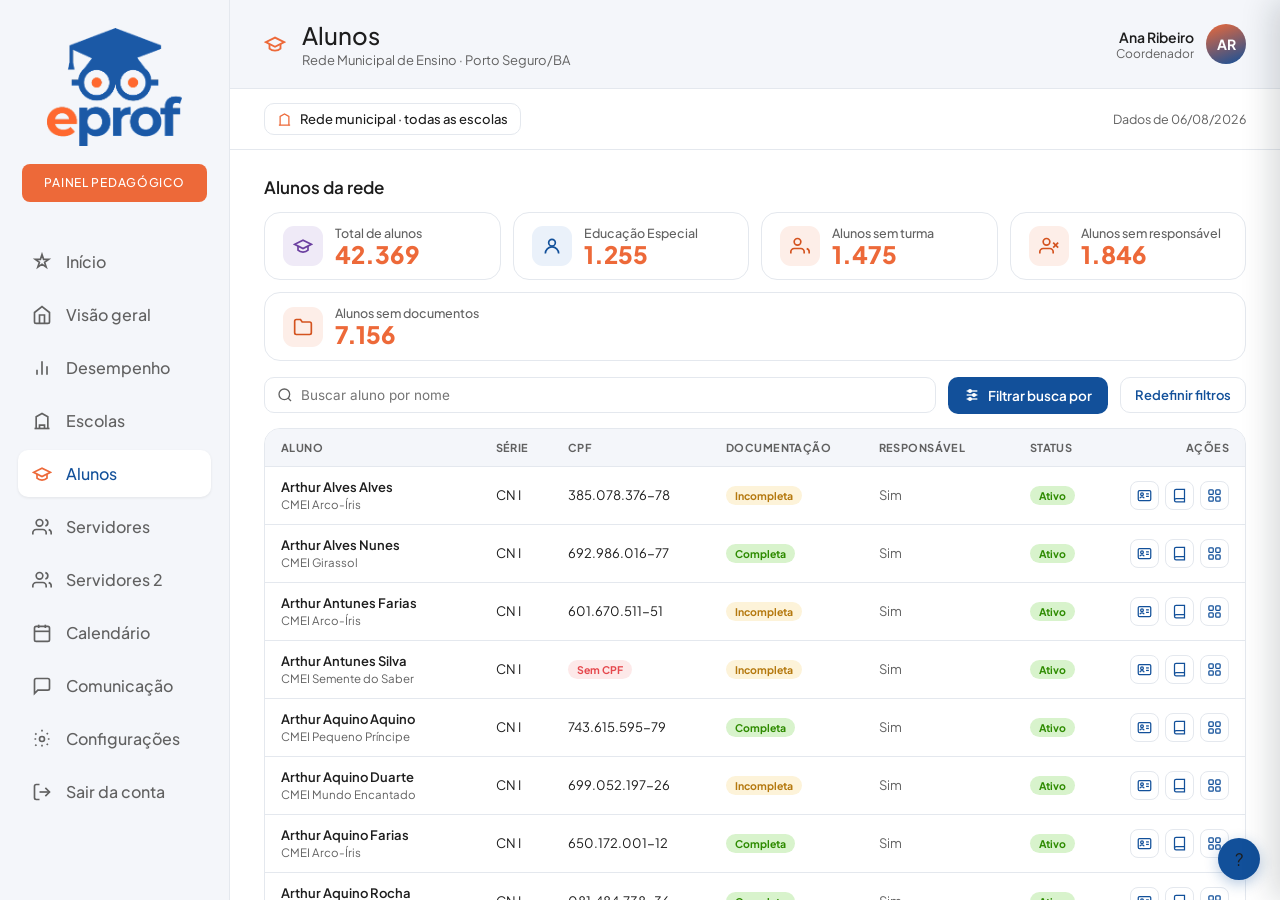
<file: alunos.html>
<!DOCTYPE html>
<html lang="pt-BR">
<head>
  <meta charset="UTF-8" />
  <meta name="viewport" content="width=device-width, initial-scale=1.0" />
  <title>Painel Pedagógico — Alunos</title>
  <style>
    * { box-sizing: border-box; margin: 0; padding: 0; }
    body { font-family: 'Segoe UI', Arial, sans-serif; background: #f5f6fa; display: flex; height: 100vh; overflow: hidden; font-size: 13px; color: #333; }
    .sidebar { display: flex; flex-direction: column; }
    .sidebar-logo { display: flex; align-items: center; gap: 8px; }
    .logo-img { width: 104px; height: auto; display: block; }
    .nav { flex: 1 1 auto; }
    .nav-item { display: flex; align-items: center; gap: 10px; cursor: pointer; transition: background .15s; text-decoration: none; }
    .nav-item svg { width: 16px; height: 16px; flex-shrink: 0; }
    .logout { display: flex; align-items: center; gap: 8px; cursor: pointer; }
    .logout svg { width: 16px; height: 16px; }
    .main { flex: 1; display: flex; flex-direction: column; overflow: hidden; }
    .topbar { display: flex; align-items: center; justify-content: space-between; }
    .topbar-left { display: flex; align-items: center; gap: 10px; }
    .topbar-right { display: flex; align-items: center; gap: 10px; }
    .avatar { width: 36px; height: 36px; border-radius: 50%; display: flex; align-items: center; justify-content: center; color: #fff; font-weight: 700; font-size: 12px; }
    .user-info { text-align: right; }
    .cal-header { display: flex; align-items: center; justify-content: space-between; gap: 16px; flex-wrap: wrap; }
    .ctx-pill { display: inline-flex; align-items: center; gap: 8px; background: var(--branco); border: 1px solid var(--borda); border-radius: 10px; padding: 7px 12px; font-family: var(--font-display); font-size: 13px; font-weight: 500; color: var(--texto); }
    .ctx-pill svg { width: 15px; height: 15px; color: var(--laranja); }
    .stamp { font-size: 12.5px; color: var(--texto-suave); }
    .view-wrap { flex: 1; overflow-y: auto; overflow-x: hidden; background: var(--branco); }
    .content { padding: 26px 34px 40px; }
    .section-title { font-family: var(--font-display); font-weight: 600; font-size: 17px; color: var(--texto); }
    .section-hint { font-size: 12.5px; color: var(--texto-suave); font-weight: 400; }

    /* Quantitativos */
    .al-kpis { display: flex; gap: 12px; flex-wrap: wrap; margin: 2px 0 16px; }
    .al-kpi { display: flex; align-items: center; gap: 12px; background: var(--branco); border: 1px solid var(--borda); border-radius: var(--raio); padding: 12px 18px; min-width: 200px; flex: 1; cursor: pointer; transition: border-color .15s, box-shadow .15s; }
    .al-kpi:hover { border-color: var(--azul); box-shadow: 0 4px 14px rgba(18,80,154,.12); }
    .al-kpi-ic { width: 40px; height: 40px; border-radius: 11px; display: flex; align-items: center; justify-content: center; flex-shrink: 0; }
    .al-kpi-ic svg { width: 20px; height: 20px; }
    .al-kpi-lbl { font-family: var(--font-display); font-size: 12.5px; font-weight: 500; color: var(--texto-suave); }
    .al-kpi-val { font-family: var(--font-display); font-weight: 800; font-size: 24px; color: var(--laranja); line-height: 1.1; }

    /* Botão que abre o painel de filtros */
    .flt-toggle { display: inline-flex; align-items: center; gap: 8px; background: var(--azul); color: #fff; border: none; border-radius: 10px; padding: 10px 16px; font-family: var(--font-display); font-size: 13.5px; font-weight: 600; cursor: pointer; white-space: nowrap; }
    .flt-toggle:hover { background: var(--azul-escuro); }
    .flt-toggle.on { background: var(--azul-escuro); box-shadow: inset 0 0 0 2px rgba(255,255,255,.25); }
    .flt-toggle svg { width: 16px; height: 16px; }
    .flt-count { background: #fff; color: var(--azul); border-radius: 20px; font-size: 11px; font-weight: 800; padding: 1px 7px; line-height: 1.5; }
    .flt-count[hidden] { display: none; }

    /* Painel flutuante de filtros (altura pelo conteúdo, não ocupa a tela toda) */
    .flt-panel { position: absolute; right: 0; top: calc(100% + 8px); width: 440px; max-width: 94vw; background: var(--branco); border: 1px solid var(--borda); border-radius: var(--raio); box-shadow: 0 20px 50px rgba(15,23,32,.22); z-index: 50; display: flex; flex-direction: column; max-height: 74vh; }
    .flt-panel[hidden] { display: none; }
    .flt-panel-head { display: flex; align-items: center; justify-content: space-between; padding: 15px 18px; border-bottom: 1px solid var(--borda); }
    .flt-panel-title { display: flex; align-items: center; gap: 9px; font-family: var(--font-display); font-weight: 700; font-size: 15px; color: var(--texto); }
    .flt-panel-title svg { width: 18px; height: 18px; color: var(--laranja); }
    .flt-x { border: none; background: none; cursor: pointer; color: var(--texto-suave); padding: 4px; display: flex; }
    .flt-x svg { width: 18px; height: 18px; }
    .flt-x:hover { color: var(--texto); }
    .flt-panel-body { padding: 16px 18px; overflow-y: auto; display: flex; flex-direction: column; gap: 10px; }
    .flt { display: grid; grid-template-columns: 150px 1fr; gap: 10px; align-items: center; }
    @media (max-width: 480px){ .flt { grid-template-columns: 1fr; gap: 5px; } }
    .flt-lbl { display: flex; align-items: center; gap: 8px; font-family: var(--font-display); font-size: 13px; font-weight: 700; color: var(--laranja-escuro); border: 1px solid var(--laranja); border-radius: 12px; padding: 10px 12px; background: var(--branco); }
    .flt-lbl svg { width: 15px; height: 15px; flex-shrink: 0; }
    .flt select { width: 100%; border: 1px solid var(--borda); border-radius: 12px; padding: 10px 12px; font-family: var(--font-body); font-size: 13px; color: var(--texto); background: var(--branco); outline: none; cursor: pointer; }
    .flt select:focus { border-color: var(--azul); box-shadow: 0 0 0 3px rgba(18,80,154,.10); }
    .flt-panel-foot { display: flex; gap: 10px; padding: 14px 18px; border-top: 1px solid var(--borda); background: var(--bg); }
    .btn-fechar { flex: 1; background: var(--azul); color: #fff; border: none; border-radius: 10px; padding: 11px; font-family: var(--font-display); font-weight: 600; font-size: 14px; cursor: pointer; }
    .btn-fechar:hover { background: var(--azul-escuro); }
    .btn-redef2 { flex: 1; background: var(--branco); color: var(--texto); border: 1px solid var(--borda); border-radius: 10px; padding: 11px; font-family: var(--font-display); font-weight: 600; font-size: 14px; cursor: pointer; }
    .btn-redef2:hover { border-color: var(--azul); color: var(--azul); }

    .al-toolbar { display: flex; align-items: center; gap: 12px; margin-bottom: 14px; flex-wrap: wrap; }
    .search { display: inline-flex; align-items: center; gap: 8px; border: 1px solid var(--borda); border-radius: 10px; padding: 9px 12px; background: var(--branco); flex: 1; min-width: 240px; }
    .search svg { width: 16px; height: 16px; color: var(--texto-suave); flex-shrink: 0; }
    .search input { border: none; outline: none; font-family: var(--font-body); font-size: 13.5px; color: var(--texto); width: 100%; background: transparent; }
    .btn-redef { border: 1px solid var(--borda); background: var(--branco); border-radius: 10px; padding: 9px 14px; font-family: var(--font-display); font-size: 13px; font-weight: 600; color: var(--azul); cursor: pointer; }
    .btn-redef:hover { border-color: var(--azul); background: var(--azul-claro); }

    .tbl-wrap { border: 1px solid var(--borda); border-radius: var(--raio); overflow: hidden; }
    table.tbl { width: 100%; border-collapse: collapse; }
    .tbl thead th { text-align: left; font-family: var(--font-display); font-size: 11px; font-weight: 700; text-transform: uppercase; letter-spacing: .04em; color: var(--texto-suave); background: var(--bg); padding: 12px 16px; border-bottom: 1px solid var(--borda); white-space: nowrap; }
    .tbl tbody td { padding: 12px 16px; border-bottom: 1px solid var(--borda); font-size: 13px; color: var(--texto); vertical-align: middle; }
    .tbl tbody tr:last-child td { border-bottom: none; }
    .tbl tbody tr:hover { background: #FAFBFD; }
    .al-nome { font-family: var(--font-display); font-weight: 600; color: var(--texto); }
    .al-esc { font-size: 11.5px; color: var(--texto-suave); margin-top: 2px; }
    .muted { color: var(--texto-suave); }
    .tag { display: inline-block; font-family: var(--font-display); font-size: 10.5px; font-weight: 700; border-radius: 20px; padding: 3px 9px; white-space: nowrap; }
    .t-ativo { background: var(--verde-bg); color: #2E8B00; }
    .t-transf { background: var(--azul-claro); color: var(--azul-escuro); }
    .t-evad { background: #FDE9E9; color: var(--vermelho); }
    .t-reman { background: #FDF3D9; color: var(--ambar-escuro); }
    .t-comp { background: var(--verde-bg); color: #2E8B00; }
    .t-incomp { background: #FDF3D9; color: var(--ambar-escuro); }
    .t-no { background: #FDE9E9; color: var(--vermelho); }
    .t-yes { background: var(--verde-bg); color: #2E8B00; }

    .pager { display: flex; align-items: center; justify-content: space-between; gap: 12px; margin-top: 14px; flex-wrap: wrap; }
    .pager-info { font-size: 12.5px; color: var(--texto-suave); }
    .pager-ctrls { display: flex; align-items: center; gap: 8px; }
    .pg-btn { border: 1px solid var(--borda); background: var(--branco); border-radius: 8px; padding: 7px 12px; font-family: var(--font-display); font-size: 13px; font-weight: 600; color: var(--texto); cursor: pointer; display: inline-flex; align-items: center; gap: 6px; }
    .pg-btn:hover:not(:disabled) { border-color: var(--azul); color: var(--azul); }
    .pg-btn:disabled { opacity: .45; cursor: default; }
    .pg-btn svg { width: 14px; height: 14px; }
    .pg-pos { font-family: var(--font-display); font-size: 13px; font-weight: 600; color: var(--texto); }
    .empty { text-align: center; color: var(--texto-suave); padding: 40px; }

    .help-btn { position: fixed; bottom: 20px; right: 20px; width: 36px; height: 36px; border-radius: 50%; display: flex; align-items: center; justify-content: center; cursor: pointer; }
    ::-webkit-scrollbar { width: 8px; height: 8px; }
  </style>
  <link rel="stylesheet" href="theme.css" />
</head>
<body>

<aside class="sidebar">
  <div class="sidebar-logo">
    <img src="logo.png" alt="Rede Municipal" class="logo-img" />
    <span class="portal-tag">Painel Pedagógico</span>
  </div>
  <nav class="nav">
    <a href="inicio2.html" class="nav-item"><svg viewBox="0 0 24 24" fill="none" stroke="currentColor" stroke-width="2"><path d="M12 3l1.9 5.8H20l-4.9 3.6 1.9 5.8L12 14.6 7 18.2l1.9-5.8L4 8.8h6.1z"/></svg> Início</a>
    <a href="index.html" class="nav-item"><svg viewBox="0 0 24 24" fill="none" stroke="currentColor" stroke-width="2"><path d="M3 9l9-7 9 7v11a2 2 0 01-2 2H5a2 2 0 01-2-2z"/><polyline points="9 22 9 12 15 12 15 22"/></svg> Visão geral</a>
    <a href="indices.html" class="nav-item"><svg viewBox="0 0 24 24" fill="none" stroke="currentColor" stroke-width="2"><line x1="18" y1="20" x2="18" y2="10"/><line x1="12" y1="20" x2="12" y2="4"/><line x1="6" y1="20" x2="6" y2="14"/></svg> Desempenho</a>
    <a href="turmas.html" class="nav-item"><svg viewBox="0 0 24 24" fill="none" stroke="currentColor" stroke-width="2"><path d="M3 21h18"/><path d="M5 21V7l7-4 7 4v14"/><path d="M9 21v-4h6v4"/><path d="M9 10h.01M15 10h.01"/></svg> Escolas</a>
    <a href="alunos.html" class="nav-item active"><svg viewBox="0 0 24 24" fill="none" stroke="currentColor" stroke-width="2"><path d="M22 10L12 5 2 10l10 5 10-5z"/><path d="M6 12v5c3 3 9 3 12 0v-5"/></svg> Alunos</a>
    <a href="horario.html" class="nav-item"><svg viewBox="0 0 24 24" fill="none" stroke="currentColor" stroke-width="2"><path d="M17 21v-2a4 4 0 00-4-4H5a4 4 0 00-4 4v2"/><circle cx="9" cy="7" r="4"/><path d="M23 21v-2a4 4 0 00-3-3.87"/><path d="M16 3.13a4 4 0 010 7.75"/></svg> Servidores</a>
    <a href="servidores2.html" class="nav-item"><svg viewBox="0 0 24 24" fill="none" stroke="currentColor" stroke-width="2"><path d="M17 21v-2a4 4 0 00-4-4H5a4 4 0 00-4 4v2"/><circle cx="9" cy="7" r="4"/><path d="M23 21v-2a4 4 0 00-3-3.87"/><path d="M16 3.13a4 4 0 010 7.75"/></svg> Servidores 2</a>
    <a href="calendario.html" class="nav-item"><svg viewBox="0 0 24 24" fill="none" stroke="currentColor" stroke-width="2"><rect x="3" y="4" width="18" height="18" rx="2"/><line x1="16" y1="2" x2="16" y2="6"/><line x1="8" y1="2" x2="8" y2="6"/><line x1="3" y1="10" x2="21" y2="10"/></svg> Calendário</a>
    <a href="comunicacao.html" class="nav-item"><svg viewBox="0 0 24 24" fill="none" stroke="currentColor" stroke-width="2"><path d="M21 15a2 2 0 01-2 2H7l-4 4V5a2 2 0 012-2h14a2 2 0 012 2z"/></svg> Comunicação</a>
    <div class="nav-item"><svg viewBox="0 0 24 24" fill="none" stroke="currentColor" stroke-width="2"><circle cx="12" cy="12" r="3"/><path d="M19.07 4.93l-1.41 1.41M5.34 5.34L3.93 6.75M21 12h-2M5 12H3M19.07 19.07l-1.41-1.41M5.34 18.66l-1.41 1.41M12 19v2M12 3V1"/></svg> Configurações</div>
  </nav>
  <div class="sidebar-bottom">
    <div class="logout"><svg viewBox="0 0 24 24" fill="none" stroke="currentColor" stroke-width="2"><path d="M9 21H5a2 2 0 01-2-2V5a2 2 0 012-2h4"/><polyline points="16 17 21 12 16 7"/><line x1="21" y1="12" x2="9" y2="12"/></svg> Sair da conta</div>
  </div>
</aside>

<div class="main">
  <div class="topbar">
    <div class="topbar-left">
      <svg class="page-icon" width="22" height="22" viewBox="0 0 24 24" fill="none" stroke="#f26522" stroke-width="2"><path d="M22 10L12 5 2 10l10 5 10-5z"/><path d="M6 12v5c3 3 9 3 12 0v-5"/></svg>
      <div><div class="topbar-title">Alunos</div><div class="topbar-sub">Rede Municipal de Ensino · Porto Seguro/BA</div></div>
    </div>
    <div class="topbar-right">
      <div class="user-info"><div class="user-name">Ana Ribeiro</div><div class="user-role">Secretaria de Educação</div></div>
      <div class="avatar">AR</div>
    </div>
  </div>

  <div class="cal-header">
    <span class="ctx-pill"><svg viewBox="0 0 24 24" fill="none" stroke="currentColor" stroke-width="2"><path d="M3 21h18"/><path d="M5 21V7l7-4 7 4v14"/></svg> <span class="js-escopo">Rede municipal · todas as escolas</span></span>
    <span class="stamp">Dados de 06/08/2026</span>
  </div>

  <div class="view-wrap">
    <div class="content">
      <div class="section-title" style="margin-bottom:14px;">Alunos da rede</div>

      <div class="al-kpis">
        <div class="al-kpi" onclick="quick('total')"><div class="al-kpi-ic" style="background:#EFEAF7;color:#6B3FA0;"><svg viewBox="0 0 24 24" fill="none" stroke="currentColor" stroke-width="2"><path d="M22 10L12 5 2 10l10 5 10-5z"/><path d="M6 12v5c3 3 9 3 12 0v-5"/></svg></div><div><div class="al-kpi-lbl">Total de alunos</div><div class="al-kpi-val" id="kTotalAl">—</div></div></div>
        <div class="al-kpi" onclick="quick('ee')"><div class="al-kpi-ic" style="background:var(--azul-claro);color:var(--azul);"><svg viewBox="0 0 24 24" fill="none" stroke="currentColor" stroke-width="2"><circle cx="12" cy="8" r="4"/><path d="M4 21a8 8 0 0116 0"/></svg></div><div><div class="al-kpi-lbl">Educação Especial</div><div class="al-kpi-val" id="kEE">—</div></div></div>
        <div class="al-kpi" onclick="quick('semTurma')"><div class="al-kpi-ic" style="background:var(--laranja-bg);color:var(--laranja-escuro);"><svg viewBox="0 0 24 24" fill="none" stroke="currentColor" stroke-width="2"><path d="M17 21v-2a4 4 0 00-4-4H5a4 4 0 00-4 4v2"/><circle cx="9" cy="7" r="4"/><path d="M23 21v-2a4 4 0 00-3-3.87"/></svg></div><div><div class="al-kpi-lbl">Alunos sem turma</div><div class="al-kpi-val" id="kSemTurma">—</div></div></div>
        <div class="al-kpi" onclick="quick('semResp')"><div class="al-kpi-ic" style="background:var(--laranja-bg);color:var(--laranja-escuro);"><svg viewBox="0 0 24 24" fill="none" stroke="currentColor" stroke-width="2"><path d="M17 21v-2a4 4 0 00-4-4H5a4 4 0 00-4 4v2"/><circle cx="9" cy="7" r="4"/><line x1="17" y1="8" x2="23" y2="14"/><line x1="23" y1="8" x2="17" y2="14"/></svg></div><div><div class="al-kpi-lbl">Alunos sem responsável</div><div class="al-kpi-val" id="kSemResp">—</div></div></div>
        <div class="al-kpi" onclick="quick('semDoc')"><div class="al-kpi-ic" style="background:var(--laranja-bg);color:var(--laranja-escuro);"><svg viewBox="0 0 24 24" fill="none" stroke="currentColor" stroke-width="2"><path d="M22 19a2 2 0 01-2 2H4a2 2 0 01-2-2V5a2 2 0 012-2h5l2 3h9a2 2 0 012 2z"/></svg></div><div><div class="al-kpi-lbl">Alunos sem documentos</div><div class="al-kpi-val" id="kSemDoc">—</div></div></div>
      </div>

      <div class="al-toolbar" style="position:relative;">
        <label class="search"><svg viewBox="0 0 24 24" fill="none" stroke="currentColor" stroke-width="2"><circle cx="11" cy="11" r="8"/><line x1="21" y1="21" x2="16.65" y2="16.65"/></svg>
          <input type="text" id="busca" placeholder="Buscar aluno por nome" oninput="aplicar()" autocomplete="off" /></label>
        <button class="flt-toggle" id="fltToggle" onclick="toggleFiltros()"><svg viewBox="0 0 24 24" fill="none" stroke="currentColor" stroke-width="2"><line x1="4" y1="6" x2="20" y2="6"/><line x1="4" y1="12" x2="20" y2="12"/><line x1="4" y1="18" x2="20" y2="18"/><circle cx="9" cy="6" r="2" fill="currentColor"/><circle cx="15" cy="12" r="2" fill="currentColor"/><circle cx="9" cy="18" r="2" fill="currentColor"/></svg> Filtrar busca por <span class="flt-count" id="fltCount" hidden></span></button>
        <button class="btn-redef" onclick="redefinir()">Redefinir filtros</button>

        <div class="flt-panel" id="fltPanel" hidden>
          <div class="flt-panel-head">
            <span class="flt-panel-title"><svg viewBox="0 0 24 24" fill="none" stroke="currentColor" stroke-width="2"><line x1="4" y1="6" x2="20" y2="6"/><line x1="4" y1="12" x2="20" y2="12"/><line x1="4" y1="18" x2="20" y2="18"/><circle cx="9" cy="6" r="2" fill="currentColor"/><circle cx="15" cy="12" r="2" fill="currentColor"/><circle cx="9" cy="18" r="2" fill="currentColor"/></svg> Filtrar busca por</span>
            <button class="flt-x" onclick="toggleFiltros()" aria-label="Fechar"><svg viewBox="0 0 24 24" fill="none" stroke="currentColor" stroke-width="2"><line x1="18" y1="6" x2="6" y2="18"/><line x1="6" y1="6" x2="18" y2="18"/></svg></button>
          </div>
          <div class="flt-panel-body" id="fltGrid"></div>
          <div class="flt-panel-foot">
            <button class="btn-fechar" onclick="toggleFiltros()">Fechar</button>
            <button class="btn-redef2" onclick="redefinir()">Redefinir</button>
          </div>
        </div>
      </div>

      <div class="tbl-wrap">
        <table class="tbl">
          <thead><tr>
            <th>Aluno</th><th>Série</th><th>CPF</th><th>Documentação</th><th>Responsável</th><th>Status</th><th style="text-align:right">Ações</th>
          </tr></thead>
          <tbody id="alBody"></tbody>
        </table>
      </div>

      <div class="pager">
        <span class="pager-info" id="pagerInfo"></span>
        <div class="pager-ctrls">
          <button class="pg-btn" id="btnPrev" onclick="irPagina(-1)"><svg viewBox="0 0 24 24" fill="none" stroke="currentColor" stroke-width="2"><polyline points="15 18 9 12 15 6"/></svg> Anterior</button>
          <span class="pg-pos" id="pgPos"></span>
          <button class="pg-btn" id="btnNext" onclick="irPagina(1)">Próxima <svg viewBox="0 0 24 24" fill="none" stroke="currentColor" stroke-width="2"><polyline points="9 18 15 12 9 6"/></svg></button>
        </div>
      </div>
    </div>
  </div>
</div>

<div class="help-btn">?</div>

<script src="perfil.js"></script>
<script>
const fmt = n => (n==null ? '—' : n.toLocaleString('pt-BR'));
const svgP = (p,c=14) => `<svg viewBox="0 0 24 24" width="${c}" height="${c}" fill="none" stroke="currentColor" stroke-width="2">${p}</svg>`;
function seedFrom(str){ let h=0; for(let i=0;i<str.length;i++) h=(h*31+str.charCodeAt(i))>>>0; return h; }
function gerarCPF(h){ let x=h>>>0; const dig=()=>{ x=(x*1103515245+12345)>>>0; return Math.floor((x/65536)%10); }; const n=Array.from({length:11},dig); return `${n.slice(0,3).join('')}.${n.slice(3,6).join('')}.${n.slice(6,9).join('')}-${n.slice(9).join('')}`; }

const NOMES_AL = ['Lucas','Mariana','Pedro','Beatriz','Gabriel','Letícia','Rafael','Júlia','Enzo','Sofia','Matheus','Helena','Davi','Valentina','Miguel','Laura','Arthur','Alice','Théo','Cecília','Heitor','Isabela','Gustavo','Lorena','Bernardo','Manuela','Nicolas','Lívia','Samuel','Yasmin'];
const SOBR_AL = ['Silva','Souza','Oliveira','Santos','Rocha','Fontes','Melo','Prado','Nunes','Alves','Farias','Menezes','Ribeiro','Gomes','Antunes','Castro','Duarte','Teles','Aquino','Andrade'];

/* ---- Geração de todos os alunos da rede (no escopo do perfil) ---- */
const REDE_ESC = (window.escolasEmEscopo ? escolasEmEscopo() : (window.REDE || []));
const ALUNOS = [];
(function(){
  const sIni = ['1º ano','2º ano','3º ano','4º ano','5º ano'];
  const sFin = ['6º ano','7º ano','8º ano','9º ano'];
  const sInf = ['CN I','CN II','Pré I','Pré II'];
  REDE_ESC.forEach(e=>{
    const cmei = e.cmei || /^CMEI/.test(e.nome) || /Creche/.test(e.etapas||'');
    const temFin = /Anos finais/.test(e.etapas||'');
    const temEJA = /EJA/.test(e.etapas||'');
    const turnos = cmei ? ['Integral'] : (temEJA ? ['Matutino','Vespertino','Noturno'] : ['Matutino','Vespertino']);
    const n = e.matriculas || e.alunos || 0;
    for(let i=0;i<n;i++){
      const h = seedFrom(e.inep+'al'+i);
      const nome = NOMES_AL[h % NOMES_AL.length] + ' ' + SOBR_AL[Math.floor(h/31) % SOBR_AL.length] + ' ' + SOBR_AL[Math.floor(h/907) % SOBR_AL.length];
      let serie, nivel;
      if(cmei){ serie = sInf[h % sInf.length]; nivel = 'Educação Infantil'; }
      else if(temEJA && h % 11 === 0){ serie = 'EJA'; nivel = 'EJA'; }
      else { const pool = temFin ? sIni.concat(sFin) : sIni; serie = pool[h % pool.length]; nivel = parseInt(serie) <= 5 ? 'Anos iniciais' : 'Anos finais'; }
      const turno = turnos[h % turnos.length];
      const semCpf = (h % 17 === 0);
      const semResp = (h % 23 === 0);
      const semTurma = (h % 29 === 0);
      const doc = (semCpf || semResp || h % 13 === 0) ? 'Incompleta' : 'Completa';
      const m = h % 40; const status = m === 0 ? 'Transferido' : m === 1 ? 'Evadido' : m === 2 ? 'Remanejado' : 'Ativo';
      const ee = (h % 33 === 0);
      ALUNOS.push({ nome, cpf: semCpf ? null : gerarCPF(h), escola: e.nome, nivel, serie, turno, status, doc, enturmado: !semTurma, resp: !semResp, ee });
    }
  });
})();

/* Ordena os alunos por série, da Educação Infantil (CN I) até o 9º ano */
const SERIE_ORDEM = ['CN I','CN II','Pré I','Pré II','1º ano','2º ano','3º ano','4º ano','5º ano','6º ano','7º ano','8º ano','9º ano','EJA'];
const serieRank = s => { const i = SERIE_ORDEM.indexOf(s); return i < 0 ? 999 : i; };
ALUNOS.sort((a,b)=> serieRank(a.serie) - serieRank(b.serie) || a.nome.localeCompare(b.nome));
ALUNOS.forEach((a,i)=>{ a._i = i; });
window.ALUNOS = ALUNOS;

/* ---- Filtros ---- */
const FILTROS = [
  { id:'nivel',  label:'Nível de ensino', campo:'nivel',  icon:'<path d="M22 10L12 5 2 10l10 5 10-5z"/><path d="M6 12v5c3 3 9 3 12 0v-5"/>',
    opts:['Educação Infantil','Anos iniciais','Anos finais','EJA'] },
  { id:'serie',  label:'Série ou ano', campo:'serie', icon:'<circle cx="12" cy="8" r="5"/><path d="M20 21a8 8 0 00-16 0"/>',
    opts:['CN I','CN II','Pré I','Pré II','1º ano','2º ano','3º ano','4º ano','5º ano','6º ano','7º ano','8º ano','9º ano','EJA'] },
  { id:'turno',  label:'Turno', campo:'turno', icon:'<circle cx="12" cy="12" r="5"/><line x1="12" y1="1" x2="12" y2="3"/><line x1="12" y1="21" x2="12" y2="23"/><line x1="4" y1="12" x2="2" y2="12"/><line x1="22" y1="12" x2="20" y2="12"/>',
    opts:['Matutino','Vespertino','Noturno','Integral'] },
  { id:'doc',    label:'Documentação', campo:'doc', icon:'<path d="M14 2H6a2 2 0 00-2 2v16a2 2 0 002 2h12a2 2 0 002-2V8z"/><polyline points="14 2 14 8 20 8"/>',
    opts:['Completa','Incompleta'] },
  { id:'status', label:'Status', campo:'status', icon:'<circle cx="12" cy="12" r="9" stroke-dasharray="4 3"/>',
    opts:['Ativo','Transferido','Evadido','Remanejado'] },
  { id:'entur',  label:'Enturmação', campo:'_entur', icon:'<path d="M17 21v-2a4 4 0 00-4-4H5a4 4 0 00-4 4v2"/><circle cx="9" cy="7" r="4"/><path d="M23 21v-2a4 4 0 00-3-3.87"/>',
    opts:['Enturmado','Sem turma'] },
  { id:'cpf',    label:'CPF', campo:'_cpf', icon:'<rect x="2" y="5" width="20" height="14" rx="2"/><line x1="2" y1="10" x2="22" y2="10"/>',
    opts:['Com CPF','Sem CPF'] },
  { id:'resp',   label:'Responsável', campo:'_resp', icon:'<path d="M17 21v-2a4 4 0 00-4-4H5a4 4 0 00-4 4v2"/><circle cx="9" cy="7" r="4"/><path d="M19 8v6M22 11h-6"/>',
    opts:['Com responsável','Sem responsável'] },
  { id:'ee',     label:'Educação Especial', campo:'_ee', icon:'<circle cx="12" cy="8" r="4"/><path d="M4 21a8 8 0 0116 0"/>',
    opts:['Sim','Não'] },
];
document.getElementById('fltGrid').innerHTML = FILTROS.map(f=>`
  <div class="flt">
    <span class="flt-lbl">${svgP(f.icon,15)} ${f.label}</span>
    <select id="f_${f.id}" onchange="${f.id==='nivel'?'onNivelChange()':'aplicar()'}">
      <option value="">Selecione uma opção</option>
      ${f.opts.map(o=>`<option>${o}</option>`).join('')}
    </select>
  </div>`).join('');

// "Série ou ano" depende do "Nível de ensino" selecionado
const SERIES_POR_NIVEL = {
  'Educação Infantil': ['CN I','CN II','Pré I','Pré II'],
  'Anos iniciais': ['1º ano','2º ano','3º ano','4º ano','5º ano'],
  'Anos finais': ['6º ano','7º ano','8º ano','9º ano'],
  'EJA': ['EJA'],
};
const TODAS_SERIES = (FILTROS.find(f=>f.id==='serie')||{}).opts || [];
function onNivelChange(){
  const niv = document.getElementById('f_nivel').value;
  const sel = document.getElementById('f_serie');
  const opts = niv ? (SERIES_POR_NIVEL[niv] || []) : TODAS_SERIES;
  sel.innerHTML = '<option value="">Selecione uma opção</option>' + opts.map(o=>`<option>${o}</option>`).join('');
  sel.value = '';
  aplicar();
}

const POR_PAGINA = 50;
let filtrados = ALUNOS.slice();
let pagina = 1;

function casa(a){
  const v = id => (document.getElementById('f_'+id)||{}).value || '';
  if(v('nivel') && a.nivel !== v('nivel')) return false;
  if(v('serie') && a.serie !== v('serie')) return false;
  if(v('turno') && a.turno !== v('turno')) return false;
  if(v('doc') && a.doc !== v('doc')) return false;
  if(v('status') && a.status !== v('status')) return false;
  if(v('entur')){ const e = a.enturmado ? 'Enturmado' : 'Sem turma'; if(e !== v('entur')) return false; }
  if(v('cpf')){ const c = a.cpf ? 'Com CPF' : 'Sem CPF'; if(c !== v('cpf')) return false; }
  if(v('resp')){ const r = a.resp ? 'Com responsável' : 'Sem responsável'; if(r !== v('resp')) return false; }
  if(v('ee')){ const x = a.ee ? 'Sim' : 'Não'; if(x !== v('ee')) return false; }
  const q = (document.getElementById('busca').value||'').toLowerCase().trim();
  if(q && !a.nome.toLowerCase().includes(q)) return false;
  return true;
}
document.getElementById('kTotalAl').textContent = fmt(ALUNOS.length);
document.getElementById('kEE').textContent = fmt(ALUNOS.filter(a=>a.ee).length);
document.getElementById('kSemTurma').textContent = fmt(ALUNOS.filter(a=>!a.enturmado).length);
document.getElementById('kSemResp').textContent = fmt(ALUNOS.filter(a=>!a.resp).length);
document.getElementById('kSemDoc').textContent = fmt(ALUNOS.filter(a=>a.doc==='Incompleta').length);

let filtrosAbertos = false;
function setFiltros(v){ filtrosAbertos = v; document.getElementById('fltPanel').hidden = !v; document.getElementById('fltToggle').classList.toggle('on', v); }
function toggleFiltros(){ setFiltros(!filtrosAbertos); }
// Clique num quantitativo aplica o filtro correspondente (e abre a barra de filtros)
function quick(t){
  FILTROS.forEach(f=>{ document.getElementById('f_'+f.id).value=''; });
  document.getElementById('busca').value='';
  const map = { ee:['ee','Sim'], semTurma:['entur','Sem turma'], semCpf:['cpf','Sem CPF'], semResp:['resp','Sem responsável'], semDoc:['doc','Incompleta'] };
  if(map[t]){ document.getElementById('f_'+map[t][0]).value = map[t][1]; setFiltros(true); }
  aplicar();
}
function atualizarContador(){
  const n = FILTROS.filter(f=> (document.getElementById('f_'+f.id)||{}).value).length;
  const b = document.getElementById('fltCount');
  if(n){ b.textContent = n; b.hidden = false; } else { b.hidden = true; }
}
function aplicar(){ filtrados = ALUNOS.filter(casa); pagina = 1; atualizarContador(); render(); }
function redefinir(){ FILTROS.forEach(f=> document.getElementById('f_'+f.id).value=''); document.getElementById('busca').value=''; aplicar(); }
function irPagina(d){ const max = Math.max(1, Math.ceil(filtrados.length/POR_PAGINA)); pagina = Math.min(max, Math.max(1, pagina+d)); render(); }

function tagStatus(s){ const c = s==='Ativo'?'t-ativo':s==='Transferido'?'t-transf':s==='Evadido'?'t-evad':'t-reman'; return `<span class="tag ${c}">${s}</span>`; }
function render(){
  const total = filtrados.length;
  const max = Math.max(1, Math.ceil(total/POR_PAGINA));
  if(pagina>max) pagina = max;
  const ini = (pagina-1)*POR_PAGINA;
  const slice = filtrados.slice(ini, ini+POR_PAGINA);
  document.getElementById('alBody').innerHTML = slice.map(a=>`
    <tr>
      <td><div class="al-nome">${a.nome}</div><div class="al-esc">${a.escola}</div></td>
      <td>${a.serie}</td>
      <td>${a.cpf ? a.cpf : '<span class="tag t-no">Sem CPF</span>'}</td>
      <td><span class="tag ${a.doc==='Completa'?'t-comp':'t-incomp'}">${a.doc}</span></td>
      <td>${a.resp ? '<span class="muted">Sim</span>' : '<span class="tag t-no">Sem responsável</span>'}</td>
      <td>${tagStatus(a.status)}</td>
      <td style="text-align:right"><span class="al-acts"><button class="al-act" onclick="abrirMatricula(${a._i})" title="Ficha de matrícula" aria-label="Matrícula">${svgP('<rect x="2" y="4" width="20" height="16" rx="2"/><circle cx="8" cy="10" r="2.2"/><path d="M4.5 16.3c.6-1.6 2-2.3 3.5-2.3s2.9.7 3.5 2.3"/><line x1="14.5" y1="9.5" x2="19" y2="9.5"/><line x1="14.5" y1="13.5" x2="19" y2="13.5"/>',15)}</button><button class="al-act" onclick="abrirAluno(${a._i},'notas')" title="Notas" aria-label="Notas">${svgP('<path d="M4 19.5A2.5 2.5 0 016.5 17H20"/><path d="M6.5 2H20v20H6.5A2.5 2.5 0 014 19.5v-15A2.5 2.5 0 016.5 2z"/>',15)}</button><button class="al-act" onclick="abrirAluno(${a._i},'freq')" title="Visão geral" aria-label="Visão geral">${svgP('<rect x="3" y="3" width="7" height="7" rx="1.5"/><rect x="14" y="3" width="7" height="7" rx="1.5"/><rect x="14" y="14" width="7" height="7" rx="1.5"/><rect x="3" y="14" width="7" height="7" rx="1.5"/>',15)}</button></span></td>
    </tr>`).join('') || `<tr><td colspan="7" class="empty">Nenhum aluno encontrado com os filtros atuais.</td></tr>`;
  document.getElementById('pagerInfo').textContent = total ? `Mostrando ${fmt(ini+1)}–${fmt(Math.min(ini+POR_PAGINA,total))} de ${fmt(total)}` : '';
  document.getElementById('pgPos').textContent = `${pagina} / ${max}`;
  document.getElementById('btnPrev').disabled = pagina<=1;
  document.getElementById('btnNext').disabled = pagina>=max;
}
render();

/* ---- perfil do aluno (drawer) ---- */
const _ini = n => n.split(/\s+/).filter(Boolean).slice(0,2).map(p=>p[0]).join('').toUpperCase();
const _AL_COR = { presenca:'#3DC200', parcial:'#F0B429', falta:'#E24A3A', sem:'#CBD2DB' };
function _alunoFreq(seed, m){
  const sf = s => { let h=0; for(let i=0;i<s.length;i++) h=(h*31+s.charCodeAt(i))>>>0; return h; };
  const dim = new Date(2026, m+1, 0).getDate(); const dias = []; let pres=0, letiv=0;
  for(let d=1; d<=dim; d++){ const dt=new Date(2026,m,d), w=dt.getDay(); const letivo = w>=1 && w<=5 && m>=2 && m<=9; let st='sem';
    if(letivo){ letiv++; const r = sf(seed+'fd'+m+'_'+d)%14; st = r===0 ? 'falta' : r===1 ? 'parcial' : 'presenca'; pres += st==='presenca'?1:(st==='parcial'?0.5:0); }
    dias.push({ d, st });
  }
  return { dias, med: letiv ? Math.round(pres/letiv*1000)/10 : 0 };
}
function _alunoCalHtml(seed, m){
  const { dias, med } = _alunoFreq(seed, m);
  const cells = dias.map(x=>`<div class="al-cday"><div class="cn">${String(x.d).padStart(2,'0')}</div><div class="cdot" style="background:${_AL_COR[x.st]}"></div></div>`).join('');
  const c = med>=90 ? '#2E8B00' : med>=75 ? '#B5790F' : '#C33A2D';
  const bg = med>=90 ? 'var(--verde-bg)' : med>=75 ? '#FDF3D9' : '#FBE2DE';
  return `<div class="al-cal">${cells}</div><div class="al-med"><span class="ml">Frequência média do mês</span><span class="mv" style="background:${bg};color:${c}">${med.toFixed(1).replace('.',',')}%</span></div>`;
}
function alunoFreqMes(m){ const c=window._alunoCtx; if(!c) return; const el=document.getElementById('alCalWrap'); if(el) el.innerHTML = _alunoCalHtml(c.seed, +m); }
function fecharAluno(){ document.getElementById('sp2').classList.remove('open'); document.getElementById('sp2Overlay').classList.remove('open'); document.removeEventListener('keydown', _escAl); }
function _escAl(ev){ if(ev.key==='Escape') fecharAluno(); }
function alunoTab(v){
  document.querySelectorAll('#sp2 .al-tab').forEach(b=>b.classList.toggle('active', b.dataset.v===v));
  document.querySelectorAll('#sp2 .al-pane').forEach(p=>{ p.hidden = p.dataset.v!==v; });
}
function _alunoNotasHtml(a, seed, bim){
  bim = bim || 1;
  const sf = s => { let h=0; for(let i=0;i<s.length;i++) h=(h*31+s.charCodeAt(i))>>>0; return h; };
  const dec = n => n.toFixed(1).replace('.',',');
  const infantil = /Infantil/i.test(a.nivel||'') || /CN|Pré/.test(a.serie||'');
  if(infantil){
    const campos = ['(EO) O eu, o outro e o nós','(CG) Corpo, gestos e movimentos','(TS) Traços, sons, cores e formas','(EF) Escuta, fala, pensamento e imaginação','(ET) Espaços, tempos, quantidades, relações, transformações','(CR) Culturas regionais'];
    const NIV = [{t:'Inicial',c:'#E8A317'},{t:'Em desenvolvimento',c:'#12509A'},{t:'Consolidado',c:'#2E8B00'}];
    return `<div class="card"><div class="card-t">Avaliação — Educação Infantil</div><div style="font-size:12px;color:var(--texto-suave);margin:-2px 0 12px;">Por campos de experiência (parecer descritivo, sem nota numérica)</div>` +
      campos.map(cp=>{ const nv=NIV[sf(seed+'ei'+cp)%3]; return `<div class="nota-row"><div class="nota-top"><span class="nt-n">${cp}</span><span class="nt-v" style="color:${nv.c};font-size:11px;">${nv.t}</span></div><div class="nota-bar"><div class="nota-fill" style="width:${((NIV.indexOf(nv)+1)/3*100).toFixed(0)}%;background:${nv.c}"></div></div></div>`; }).join('') + `</div>`;
  }
  const BASE = ['Língua Portuguesa','Matemática','Ciências','História','História de Porto Seguro','Geografia','Diversidade Afrodescendente e Indígena','Arte','Educação Física','Ensino Religioso'];
  const discs = /finais/i.test(a.nivel||'') ? [...BASE,'Língua Inglesa'] : /EJA/i.test(a.nivel||'') ? [...BASE,'Leitura e Produção de Texto','Língua Inglesa'] : [...BASE,'Leitura e Produção de Texto'];
  const f2 = n => n.toFixed(2).replace('.',',');
  const row = d => {
    const target = 3 + sf(seed+'tg'+bim+d)%8;       // média do bimestre 3..10
    return `<div class="nrow"><div class="nrow-badge">${d[0]}</div><div class="nrow-disc">${d}</div><div class="nrow-pills"><span class="npill np-media">${f2(target)}</span></div></div>`;
  };
  const sel = `<select class="mes-select" onchange="alunoNotasBim(this.value)">${[1,2,3,4].map(b=>`<option value="${b}" ${b==bim?'selected':''}>${b}º bimestre</option>`).join('')}</select>`;
  return `<div class="card"><div class="pcard-head"><div class="card-t">Média por disciplina</div>${sel}</div>
    <div class="nlist">${discs.map(row).join('')}</div></div>`;
}
function alunoNotasBim(b){
  const c = window._alunoCtx; if(!c||!c.a) return;
  const wrap = document.getElementById('alNotasWrap');
  if(wrap) wrap.innerHTML = _alunoNotasHtml(c.a, c.seed, +b);
}
function _matriculaModalHtml(a, seed){
  const sf = s => { let h=0; for(let i=0;i<s.length;i++) h=(h*31+s.charCodeAt(i))>>>0; return h; };
  const pick = (arr,k)=>arr[sf(seed+k)%arr.length];
  const ic = p => svgP(p,15);
  let idade; const sn = parseInt(a.serie);
  if(/CN/.test(a.serie||'')) idade = /II/.test(a.serie)?3:2;
  else if(/Pré/.test(a.serie||'')) idade = /II/.test(a.serie)?5:4;
  else if(/EJA/i.test((a.serie||'')+(a.nivel||''))) idade = 18 + sf(seed+'id')%30;
  else idade = isNaN(sn) ? 10 : 5 + sn;
  const anoN = 2026 - idade, dd = 1+sf(seed+'dd')%28, mm = 1+sf(seed+'mm')%12;
  const nasc = `${String(dd).padStart(2,'0')}/${String(mm).padStart(2,'0')}/${anoN}`;
  const turma = a.enturmado ? `${a.serie} ${pick(['A','B','C'],'tm')}` : 'Sem turma';
  const sexo = pick(['Feminino','Masculino'],'sx');
  const raca = pick(['Parda','Branca','Preta','Indígena','Amarela'],'rc');
  const natCidade = pick(['Porto Seguro','Eunápolis','Santa Cruz Cabrália','Itabela','Teixeira de Freitas'],'nat');
  const cpf = a.cpf || '';
  const rg = `${10+sf(seed+'rg')%89}.${String(100+sf(seed+'rg2')%900)}.${String(100+sf(seed+'rg3')%900)}-${sf(seed+'rg4')%10}`;
  const contato = a.resp ? `(73) 9 ${String(1000+sf(seed+'ct')%9000)}-${String(4000+sf(seed+'ct2')%5000).padStart(4,'0')}` : '';
  const sus = Array.from({length:3},(_,k)=>String(100+sf(seed+'sus'+k)%900)).join(' ')+' '+String(1000+sf(seed+'sus3')%9000);
  const nis = `${String(100+sf(seed+'nis')%900)}.${String(10000+sf(seed+'nis2')%90000)}.${String(10+sf(seed+'nis3')%90)}-${sf(seed+'nis4')%10}`;
  const bolsa = pick(['Sim','Não','Não','Não'],'bf');
  const cep = `45810-${String(sf(seed+'cep')%1000).padStart(3,'0')}`;
  const distrito = pick(['Sede','Arraial d\'Ajuda','Trancoso','Caraíva','Vale Verde'],'dt');
  const bairro = pick(['Baianão','Centro','Frei Calixto','Cambolo','Vila Jardim','Mercado do Povo','Paraguai'],'br');
  const endereco = pick(['Rua das Flores','Avenida dos Navegantes','Rua do Cajueiro','Travessa São Pedro','Rua da Praia','Avenida Beira-Mar','Rua Pau Brasil'],'ru');
  const numero = String(1+sf(seed+'nu')%998);
  const complemento = pick(['','Casa','Apto 101','Fundos','Bloco B'],'cp');
  const ponto = pick(['Próximo à escola','Em frente à praça','Perto do mercado da feira','',''],'pr');
  const possuiDef = a.ee || sf(seed+'df')%12===0;
  const qualDef = a.ee ? 'Transtorno do Espectro Autista (TEA)' : pick(['Deficiência auditiva','Deficiência visual','Deficiência intelectual','Deficiência física'],'qd');
  const aee = possuiDef ? 'Sim' : 'Não';
  const possuiCond = sf(seed+'cs')%6===0;
  const qualCond = pick(['Asma','Rinite alérgica','Alergia a lactose','Diabetes tipo 1','Epilepsia'],'qc');
  const matNum = `2026${String(100000+sf(seed+'mn')%899999)}`;
  const matData = `${String(1+sf(seed+'md')%25).padStart(2,'0')}/02/2026`;
  const femN = ['Maria','Ana','Joana','Patrícia','Cláudia','Fernanda','Rosângela','Sandra','Luiza','Jaqueline'];
  const mascN = ['José','João','Antônio','Carlos','Paulo','Marcos','Luiz','Rafael','Edvaldo','Gilberto'];
  const last = (a.nome||'').split(' ').slice(-1)[0] || 'Santos';
  const resps = [];
  if(a.resp){
    resps.push({ nome: `${femN[sf(seed+'r0')%femN.length]} ${last}`, parent: 'Mãe' });
    if(sf(seed+'nr')%2){ const pr = pick(['Pai','Avó','Avô','Madrasta/Padrasto','Tia/Tio','Responsável legal'],'rp1'); const fem = /ó|ã|Tia|Madrasta/.test(pr); resps.push({ nome: `${(fem?femN:mascN)[sf(seed+'r1')%10]} ${last}`, parent: pr }); }
  }
  const fld = (label,value,iconP,hint,full)=>{
    const h = hint ? `<span class="${hint==='o'?'req':'opt'}">(${hint==='o'?'obrigatório':'opcional'})</span>` : '';
    const v = value ? `<div class="mx-val">${iconP?ic(iconP):''}<span>${value}</span></div>` : `<div class="mx-val empty">${iconP?ic(iconP):''}<span>Não informado</span></div>`;
    return `<div class="mx-field${full?' full':''}"><span class="mx-lbl">${label} ${h}</span>${v}</div>`;
  };
  const yn = (label,val)=>`<div class="mx-opt"><span>${label}</span><span class="mx-yn"><span class="yn ${val==='Sim'?'on':''}"><i class="dot"></i>Sim</span><span class="yn ${val!=='Sim'?'on':''}"><i class="dot"></i>Não</span></span></div>`;
  const I = { pin:'<path d="M3 21h18"/><path d="M5 21V7l7-4 7 4v14"/>', book:'<path d="M4 19.5A2.5 2.5 0 016.5 17H20"/><path d="M6.5 2H20v20H6.5A2.5 2.5 0 014 19.5v-15A2.5 2.5 0 016.5 2z"/>', sun:'<circle cx="12" cy="12" r="5"/><path d="M12 1v2M12 21v2M4.2 4.2l1.4 1.4M18.4 18.4l1.4 1.4M1 12h2M21 12h2M4.2 19.8l1.4-1.4M18.4 5.6l1.4-1.4"/>', users:'<path d="M17 21v-2a4 4 0 00-4-4H5a4 4 0 00-4 4v2"/><circle cx="9" cy="7" r="4"/>', check:'<path d="M9 11l3 3L22 4"/><path d="M21 12v7a2 2 0 01-2 2H5a2 2 0 01-2-2V5a2 2 0 012-2h11"/>', user:'<path d="M20 21v-2a4 4 0 00-4-4H8a4 4 0 00-4 4v2"/><circle cx="12" cy="7" r="4"/>', cake:'<path d="M3 21h18"/><path d="M4 21V10h16v11"/><path d="M12 10V6M12 6a2 2 0 100-4 2 2 0 000 4z"/>', card:'<rect x="1" y="4" width="22" height="16" rx="2"/><line x1="1" y1="10" x2="23" y2="10"/>', phone:'<path d="M22 16.92v3a2 2 0 01-2.18 2 19.8 19.8 0 01-8.63-3.07 19.5 19.5 0 01-6-6 19.8 19.8 0 01-3.07-8.67A2 2 0 014.11 2h3a2 2 0 012 1.72c.13.96.36 1.9.7 2.81a2 2 0 01-.45 2.11L8.09 9.91a16 16 0 006 6l1.27-1.27a2 2 0 012.11-.45c.9.34 1.85.57 2.81.7A2 2 0 0122 16.92z"/>', heart:'<path d="M20.84 4.61a5.5 5.5 0 00-7.78 0L12 5.67l-1.06-1.06a5.5 5.5 0 10-7.78 7.78L12 21.23l8.84-8.84a5.5 5.5 0 000-7.78z"/>', home:'<path d="M3 9l9-7 9 7v11a2 2 0 01-2 2H5a2 2 0 01-2-2z"/><polyline points="9 22 9 12 15 12 15 22"/>', file:'<path d="M14 2H6a2 2 0 00-2 2v16a2 2 0 002 2h12a2 2 0 002-2V8z"/><polyline points="14 2 14 8 20 8"/>' };
  const docs = ['Certidão de nascimento','Comprovante de residência','Foto 3x4','Identidade','Laudo médico'];
  const respCards = resps.length ? resps.map(r=>`<div class="mx-resp-card"><div class="mx-resp-av">${_ini(r.nome)}</div><div><div class="mx-resp-n">${r.nome}</div><div class="mx-resp-p">${r.parent}</div></div></div>`).join('') : `<div class="mx-resp-card" style="justify-content:center;color:var(--texto-suave);font-size:12px;">Sem responsável cadastrado</div>`;
  const close = svgP('<line x1="18" y1="6" x2="6" y2="18"/><line x1="6" y1="6" x2="18" y2="18"/>',16);
  return `
  <div class="mx-modal" onclick="event.stopPropagation()">
    <div class="mx-top">
      <button class="mx-back" onclick="fecharMatricula()">${svgP('<line x1="19" y1="12" x2="5" y2="12"/><polyline points="12 19 5 12 12 5"/>',15)} Voltar para tela anterior</button>
      <button class="mx-x" onclick="fecharMatricula()" aria-label="Fechar">${close}</button>
    </div>
    <div class="mx-wrap">
      <div class="mx-side">
        <div class="mx-matlbl">Número de matrícula</div>
        <div class="mx-matnum">${matNum}</div>
        <div class="mx-foto">${svgP(I.user,60)}</div>
        <div style="font-size:12.5px;font-weight:700;text-align:left;margin-bottom:9px;color:var(--texto);">Responsáveis</div>
        <div class="mx-resp">${respCards}</div>
        <div class="mx-mat-foot">Matriculado em ${matData}<br>por secretaria@eprof.app</div>
      </div>
      <div>
        <div class="mx-sec">
          <div class="mx-sec-t">Informações de ensino</div>
          <div class="mx-grid">
            ${fld('Instituição de ensino', a.escola, I.pin, 'o')}
            ${fld('Nível de ensino', a.nivel, I.book, 'o')}
            ${fld('Série', a.serie, I.book, 'o')}
            ${fld('Turno', a.turno, I.sun, 'o')}
            ${fld('Turma', turma, I.users, 'o')}
            ${fld('Status da matrícula', a.status, I.check, 'o')}
          </div>
        </div>
        <div class="mx-sec">
          <div class="mx-sec-t">Informações do aluno</div>
          <div class="mx-grid">
            ${fld('Nome completo', a.nome, I.user, 'o', true)}
            ${fld('Sexo', sexo, I.user, 'o')}
            ${fld('Raça / Cor', raca, I.user, 'o')}
            ${fld('Data de nascimento', nasc, I.cake, 'o')}
            ${fld('Naturalidade', natCidade, I.pin, 'o')}
            ${fld('UF de nascimento', 'Bahia (BA)', I.pin, 'o')}
            ${fld('CPF', cpf, I.card, 'o')}
            ${fld('RG', rg, I.card, 'c')}
            ${fld('Contato', contato, I.phone, 'c')}
            ${fld('Cartão SUS', sus, I.heart, 'c')}
            ${fld('Número do NIS', nis, I.card, 'c')}
            ${fld('Bolsa Família', bolsa, I.card, 'c')}
          </div>
        </div>
        <div class="mx-sec">
          <div class="mx-sec-t">Endereço do aluno</div>
          <div class="mx-grid">
            ${fld('CEP', cep, I.home, 'o')}
            ${fld('Distrito', distrito, I.pin, 'o')}
            ${fld('Bairro', bairro, I.pin, 'o')}
            ${fld('Endereço', endereco, I.home, 'o')}
            ${fld('Número', numero, I.home, 'o')}
            ${fld('Complemento', complemento, I.home, 'c')}
            ${fld('Ponto de referência', ponto, I.pin, 'c', true)}
          </div>
        </div>
        <div class="mx-sec">
          <div class="mx-sec-t">Informações médicas</div>
          ${yn('O aluno possui algum tipo de deficiência?', possuiDef?'Sim':'Não')}
          ${possuiDef ? `<div class="mx-grid" style="margin-bottom:10px;">${fld('Qual deficiência?', qualDef, I.heart)}${fld('Possui atendimento educacional especializado (AEE)?', aee, I.check)}</div>` : ''}
          ${yn('O aluno possui alguma condição de saúde ou alergia?', possuiCond?'Sim':'Não')}
          ${possuiCond ? `<div class="mx-grid">${fld('Qual condição ou alergia?', qualCond, I.heart)}</div>` : ''}
        </div>
        <div class="mx-sec">
          <div class="mx-sec-t">Documentos do aluno</div>
          ${docs.map(d=>`<div class="mx-doc"><span class="mx-doc-ic">${svgP(I.file,20)}</span><span class="mx-doc-nome">${d}</span><span class="mx-doc-st">Nenhum arquivo anexado</span><span class="mx-doc-dt">Sem data de envio</span></div>`).join('')}
        </div>
      </div>
    </div>
  </div>`;
}
function abrirMatricula(i){
  const a = (window.ALUNOS||[])[i]; if(!a) return;
  const seed = (a.escola||'')+'·'+a.nome+'·'+a.serie;
  const ov = document.getElementById('mxOverlay');
  ov.innerHTML = _matriculaModalHtml(a, seed);
  ov.classList.add('open');
  document.addEventListener('keydown', mxEsc);
}
function fecharMatricula(){
  const ov = document.getElementById('mxOverlay');
  if(ov){ ov.classList.remove('open'); ov.innerHTML=''; }
  document.removeEventListener('keydown', mxEsc);
}
function mxEsc(ev){ if(ev.key==='Escape') fecharMatricula(); }
function abrirAluno(i, view){
  const a = (window.ALUNOS||[])[i]; if(!a) return;
  view = view || 'freq';
  const sf = s => { let h=0; for(let i=0;i<s.length;i++) h=(h*31+s.charCodeAt(i))>>>0; return h; };
  const seed = (a.escola||'')+'·'+a.nome+'·'+a.serie;
  window._alunoCtx = { seed, a };
  const freqGeral = 68 + sf(seed+'fg')%30;
  const rc = freqGeral>=85 ? '#2E8B00' : freqGeral>=72 ? '#E8A317' : '#E24A3A';
  const pontos = sf(seed+'pt')%3===0 ? 0 : 10 + sf(seed+'pt2')%240;
  const ativo = a.status==='Ativo';
  const stBadge = ativo ? 'background:var(--verde-bg);color:#2E8B00;border:1px solid #BCE6A8;' : 'background:#FDF3D9;color:var(--ambar-escuro);border:1px solid #F0DDA8;';
  const MESES = ['Janeiro','Fevereiro','Março','Abril','Maio','Junho','Julho','Agosto','Setembro','Outubro','Novembro','Dezembro'];
  const kic = p => svgP(p,15);
  const AUD = `${svgP('<rect x="3" y="11" width="18" height="11" rx="2"/><path d="M7 11V7a5 5 0 0110 0v4"/>',13)} Este painel não exibe avaliação de desempenho, saúde, processo administrativo ou dados bancários (política da rede). Acesso registrado em auditoria.`;
  const sp = document.getElementById('sp2');
  sp.innerHTML = `
    <div class="sp2-head"><div class="sp2-av">${_ini(a.nome)}</div><div><div class="sp2-name">${a.nome}</div><div class="sp2-sub">Aluno(a) · ${a.escola}</div></div><button class="sp2-close" onclick="fecharAluno()" aria-label="Fechar">${svgP('<line x1="18" y1="6" x2="6" y2="18"/><line x1="6" y1="6" x2="18" y2="18"/>',17)}</button></div>
    <div class="sp2-body">
      <div class="al-pane" data-v="freq">
        <div class="alp-head">
          <div class="alp-kv">
            <span class="k">${kic('<circle cx="12" cy="12" r="3"/><path d="M12 1v4M12 19v4M4.2 4.2l2.8 2.8M17 17l2.8 2.8M1 12h4M19 12h4M4.2 19.8l2.8-2.8M17 7l2.8-2.8"/>')} Status</span><span class="v"><span class="pchip" style="${stBadge}">${a.status}</span></span>
            <span class="k">${kic('<path d="M3 21h18"/><path d="M5 21V7l7-4 7 4v14"/>')} Escola</span><span class="v">${a.escola}</span>
            <span class="k">${kic('<circle cx="12" cy="12" r="10"/><path d="M12 6v6l4 2"/>')} Turno</span><span class="v">${a.turno}</span>
            <span class="k">${kic('<path d="M22 10L12 5 2 10l10 5 10-5z"/><path d="M6 12v5c3 3 9 3 12 0v-5"/>')} Série</span><span class="v">${a.serie} · ${a.nivel}</span>
          </div>
          <div class="alp-side"><div class="alp-ringbox"><div class="alp-ring" style="background:conic-gradient(${rc} ${(freqGeral*3.6).toFixed(0)}deg, #EAECF0 0)"><span class="alp-ring-v" style="color:${rc}">${freqGeral}</span></div><div class="alp-ring-lbl">Frequência média geral (%)</div></div></div>
        </div>
        <div class="alp-grid">
          <div class="card"><div class="pcard-head"><div class="card-t">${svgP('<path d="M9 11l3 3L22 4"/><path d="M21 12v7a2 2 0 01-2 2H5a2 2 0 01-2-2V5a2 2 0 012-2h11"/>',17)} Frequência do mês</div><select class="mes-select" onchange="alunoFreqMes(this.value)">${MESES.map((m,mi)=>`<option value="${mi}" ${mi===9?'selected':''}>${m}</option>`).join('')}</select></div><div id="alCalWrap">${_alunoCalHtml(seed,9)}</div><div class="al-leg"><span><i style="background:#3DC200"></i>Presença</span><span><i style="background:#F0B429"></i>Presença parcial</span><span><i style="background:#E24A3A"></i>Falta</span><span><i style="background:#CBD2DB"></i>Sem aula</span></div></div>
          <div class="card center"><div class="card-t" style="display:flex;align-items:center;gap:8px;">${svgP('<path d="M10.29 3.86L1.82 18a2 2 0 001.71 3h16.94a2 2 0 001.71-3L13.71 3.86a2 2 0 00-3.42 0z"/><line x1="12" y1="9" x2="12" y2="13"/><line x1="12" y1="17" x2="12.01" y2="17"/>',17)} Registro de ocorrências</div><div class="p-empty" style="margin:auto;">${svgP('<circle cx="12" cy="12" r="10"/><line x1="4.9" y1="4.9" x2="19.1" y2="19.1"/>',40)}<div>Nenhum registro encontrado</div></div></div>
          <div class="alp-pts"><div class="alp-pts-n">${svgP('<path d="M6 9H4.5a2.5 2.5 0 010-5H6"/><path d="M18 9h1.5a2.5 2.5 0 000-5H18"/><path d="M4 22h16"/><path d="M10 14.66V17c0 .55-.47.98-.97 1.21C7.85 18.75 7 20.24 7 22"/><path d="M14 14.66V17c0 .55.47.98.97 1.21C16.15 18.75 17 20.24 17 22"/><path d="M18 2H6v7a6 6 0 0012 0V2z"/>',22)} ${fmt(pontos)} pontos</div><img src="bubo-up.png" alt="" onerror="this.style.display='none'"></div>
        </div>
      </div>
      <div class="al-pane" data-v="notas" hidden><div id="alNotasWrap">${_alunoNotasHtml(a, seed, 1)}</div></div>
    </div>
    <div class="sp2-foot">${AUD}</div>`;
  document.getElementById('sp2Overlay').classList.add('open');
  sp.classList.add('open');
  alunoTab(view);
  document.addEventListener('keydown', _escAl);
}
</script>

<style>
.el-eye { border:1px solid var(--borda); background:var(--branco); border-radius:9px; cursor:pointer; color:var(--azul); padding:7px; display:inline-flex; }
.el-eye:hover { border-color:var(--azul); }
.el-eye svg { width:16px; height:16px; }
.sp2-overlay { position:fixed; inset:0; background:rgba(15,23,32,.45); opacity:0; pointer-events:none; transition:opacity .2s; z-index:60; }
.sp2-overlay.open { opacity:1; pointer-events:auto; }
.sp2 { position:fixed; top:0; right:0; height:100vh; width:1120px; max-width:97vw; background:var(--branco); border-left:1px solid var(--borda); box-shadow:-8px 0 30px rgba(15,23,32,.16); transform:translateX(100%); transition:transform .24s ease; z-index:61; display:flex; flex-direction:column; }
.sp2.open { transform:translateX(0); }
.sp2-head { display:flex; align-items:center; gap:13px; padding:16px 22px; border-bottom:1px solid var(--borda); background:var(--bg); }
.sp2-av { width:42px;height:42px;border-radius:50%;background:var(--azul);color:#fff;display:flex;align-items:center;justify-content:center;font-weight:700;flex-shrink:0; }
.sp2-name { font-family:var(--font-display); font-weight:800; font-size:18px; }
.sp2-sub { font-size:12.5px; color:var(--texto-suave); }
.sp2-close { margin-left:auto; border:1px solid var(--borda); background:var(--branco); border-radius:10px; cursor:pointer; color:var(--texto-suave); padding:8px; display:flex; }
.sp2-close:hover { border-color:var(--azul); color:var(--azul); }
.sp2-body { padding:20px; overflow-y:auto; flex:1; }
.sp2-foot { padding:12px 22px; border-top:1px solid var(--borda); font-size:11.5px; color:var(--texto-suave); display:flex; align-items:center; gap:8px; }
.sp2-foot svg { flex-shrink:0; }
.card { background:var(--bg); border:1px solid var(--borda); border-radius:var(--raio); padding:18px 20px; }
.card-t { font-family:var(--font-display); font-weight:700; font-size:14px; color:var(--texto); margin-bottom:14px; }
.pcard-head { display:flex; align-items:center; justify-content:space-between; gap:10px; margin-bottom:12px; flex-wrap:wrap; }
.pcard-head .card-t { margin-bottom:0; display:flex; align-items:center; gap:8px; }
.pchip { display:inline-block; border-radius:20px; padding:4px 12px; font-family:var(--font-display); font-size:12px; font-weight:700; }
.p-empty { text-align:center; padding:24px 10px; color:var(--texto-suave); font-size:12.5px; }
.p-empty svg { display:block; margin:0 auto 10px; color:#CBD2DB; }
.mes-select { font-family:inherit; font-size:12px; font-weight:600; color:var(--azul-escuro); border:1px solid var(--borda); border-radius:8px; padding:5px 10px; background:var(--branco); cursor:pointer; }
.alp-head { display:flex; align-items:flex-start; justify-content:space-between; gap:20px; flex-wrap:wrap; background:var(--bg); border:1px solid var(--borda); border-radius:var(--raio); padding:18px 22px; margin-bottom:20px; }
.alp-kv { display:grid; grid-template-columns:auto 1fr; gap:11px 18px; font-size:13px; align-items:center; }
.alp-kv .k { color:var(--texto-suave); display:flex; align-items:center; gap:8px; white-space:nowrap; }
.alp-kv .k svg { width:15px; height:15px; }
.alp-kv .v { color:var(--texto); font-weight:600; }
.alp-side { display:flex; flex-direction:column; align-items:flex-end; gap:16px; }
.alp-ringbox { display:flex; flex-direction:column; align-items:center; gap:6px; }
.alp-ring { width:88px; height:88px; border-radius:50%; display:grid; place-items:center; position:relative; }
.alp-ring::after { content:''; position:absolute; inset:7px; background:var(--bg); border-radius:50%; }
.alp-ring-v { position:relative; z-index:1; font-family:var(--font-display); font-weight:800; font-size:26px; }
.alp-ring-lbl { font-size:11px; color:var(--texto-suave); max-width:100px; text-align:center; line-height:1.3; }
.alp-wrap { display:flex; flex-direction:column; min-height:100%; }
.alp-grid { display:grid; grid-template-columns:1.15fr 1fr 0.85fr; gap:16px; flex:1 1 auto; }
.alp-grid > .card { display:flex; flex-direction:column; }
.alp-grid > .card.center { justify-content:center; }
@media (max-width:900px){ .alp-grid { grid-template-columns:1fr; } }
.al-cal { display:grid; grid-template-columns:repeat(8,1fr); gap:12px 4px; margin-top:14px; }
.al-cday { text-align:center; }
.al-cday .cn { font-size:11px; color:var(--texto-suave); font-family:var(--font-display); margin-bottom:6px; }
.al-cday .cdot { width:13px; height:13px; border-radius:50%; margin:0 auto; }
.al-med { display:flex; align-items:center; justify-content:space-between; border:1px solid var(--borda); border-radius:10px; overflow:hidden; margin-top:16px; font-size:13px; }
.al-med .ml { padding:10px 14px; color:var(--texto-suave); }
.al-med .mv { padding:10px 16px; font-family:var(--font-display); font-weight:800; }
.al-leg { display:flex; flex-wrap:wrap; gap:14px; margin-top:12px; font-size:11.5px; color:var(--texto-suave); }
.al-leg span { display:flex; align-items:center; gap:6px; }
.al-leg i { width:10px; height:10px; border-radius:50%; }
.alp-pts { background:#FDF3D9; border-radius:var(--raio); padding:18px; display:flex; flex-direction:column; align-items:center; justify-content:space-between; text-align:center; gap:14px; }
.alp-pts-n { display:inline-flex; align-items:center; gap:8px; font-family:var(--font-display); font-weight:800; font-size:22px; color:var(--azul-escuro); background:#F6C945; border-radius:12px; padding:14px 22px; }
.alp-pts img { width:100%; max-width:160px; height:auto; margin-top:auto; }
.al-acts { display:inline-flex; gap:6px; justify-content:flex-end; }
.al-act { border:1px solid var(--borda); background:var(--branco); border-radius:8px; cursor:pointer; color:var(--azul); padding:6px; display:inline-flex; }
.al-act:hover { border-color:var(--azul); }
.al-act svg { width:15px; height:15px; }
.al-tabs { display:flex; gap:2px; border-bottom:1px solid var(--borda); margin:0 0 18px; flex-wrap:wrap; }
.al-tab { border:none; background:none; padding:10px 16px; font-family:var(--font-display); font-weight:700; font-size:13px; color:var(--texto-suave); cursor:pointer; border-bottom:2px solid transparent; margin-bottom:-1px; }
.al-tab:hover { color:var(--texto); }
.al-tab.active { color:var(--azul); border-bottom-color:var(--azul); }
.al-pane[hidden] { display:none; }
.mat-grid { display:grid; grid-template-columns:repeat(2,1fr); gap:14px; }
@media (max-width:700px){ .mat-grid { grid-template-columns:1fr; } }
/* modal de matrícula (leitura) */
.mx-overlay { position: fixed; inset: 0; background: rgba(15,23,32,.5); z-index: 70; display: none; }
.mx-overlay.open { display: block; }
.mx-modal { position: fixed; top: 0; right: 0; height: 100vh; width: 940px; max-width: 100%; background: #F3F4F7; box-shadow: -16px 0 44px rgba(15,23,32,.22); overflow-y: auto; transform: translateX(100%); transition: transform .26s ease; }
.mx-overlay.open .mx-modal { transform: translateX(0); }
.mx-top { display: flex; align-items: center; justify-content: space-between; gap: 12px; padding: 14px 18px; position: sticky; top: 0; background: #F3F4F7; z-index: 2; }
.mx-back { background: var(--laranja); color: #fff; border: none; border-radius: 10px; padding: 9px 18px; font-family: var(--font-display); font-weight: 700; font-size: 13px; cursor: pointer; display: inline-flex; align-items: center; gap: 8px; }
.mx-back:hover { background: var(--laranja-escuro); }
.mx-x { background: var(--branco); border: 1px solid var(--borda); border-radius: 10px; padding: 8px; cursor: pointer; color: var(--texto-suave); display: flex; }
.mx-x:hover { border-color: var(--azul); color: var(--azul); }
.mx-wrap { display: grid; grid-template-columns: 250px 1fr; gap: 18px; padding: 0 18px 22px; }
@media (max-width: 860px){ .mx-wrap { grid-template-columns: 1fr; } }
.mx-side { background: var(--branco); border: 1px solid var(--borda); border-radius: 14px; padding: 18px; text-align: center; align-self: start; }
.mx-matlbl { font-size: 11px; color: var(--texto-suave); }
.mx-matnum { font-family: var(--font-display); font-weight: 800; font-size: 22px; color: var(--laranja); }
.mx-foto { width: 150px; height: 180px; border-radius: 12px; background: #FBE4D7; margin: 16px auto 18px; display: grid; place-items: center; color: #E79B74; }
.mx-resp { display: flex; flex-direction: column; gap: 8px; text-align: left; }
.mx-resp-card { display: flex; align-items: center; gap: 10px; border: 1px solid var(--borda); border-radius: 10px; padding: 10px 12px; background: var(--bg); }
.mx-resp-av { width: 32px; height: 32px; border-radius: 9px; background: var(--azul-claro); color: var(--azul); display: flex; align-items: center; justify-content: center; font-family: var(--font-display); font-weight: 700; font-size: 13px; flex-shrink: 0; }
.mx-resp-n { font-size: 12.5px; font-weight: 600; color: var(--texto); line-height: 1.2; }
.mx-resp-p { font-size: 11px; color: var(--texto-suave); }
.mx-mat-foot { font-size: 11.5px; color: var(--texto-suave); margin-top: 16px; line-height: 1.4; }
.mx-sec { background: var(--branco); border: 1px solid var(--borda); border-radius: 14px; padding: 22px; margin-bottom: 16px; }
.mx-sec-t { font-family: var(--font-display); font-weight: 700; font-size: 18px; color: var(--laranja); margin-bottom: 18px; }
.mx-grid { display: grid; grid-template-columns: repeat(3, 1fr); gap: 16px; }
@media (max-width: 760px){ .mx-grid { grid-template-columns: 1fr; } }
.mx-field.full { grid-column: 1 / -1; }
.mx-lbl { display: block; font-size: 12px; color: var(--texto); font-weight: 600; margin-bottom: 6px; }
.mx-lbl .req { color: var(--laranja); font-weight: 500; font-size: 11px; }
.mx-lbl .opt { color: var(--texto-suave); font-weight: 500; font-size: 11px; }
.mx-val { display: flex; align-items: center; gap: 8px; background: var(--bg); border: 1px solid var(--borda); border-radius: 10px; padding: 0 14px; min-height: 46px; font-size: 13.5px; color: var(--texto); }
.mx-val svg { width: 16px; height: 16px; color: var(--texto-suave); flex-shrink: 0; }
.mx-val.empty { color: #A9B0BA; }
.mx-opt { display: flex; align-items: center; justify-content: space-between; gap: 12px; background: #FDEDE5; border-radius: 10px; padding: 12px 16px; font-size: 13.5px; color: var(--texto); margin-bottom: 10px; }
.mx-opt .mx-yn { display: inline-flex; gap: 16px; }
.mx-opt .yn { display: inline-flex; align-items: center; gap: 6px; color: var(--texto-suave); }
.mx-opt .yn.on { color: var(--laranja); font-weight: 700; }
.mx-opt .dot { width: 14px; height: 14px; border-radius: 50%; border: 2px solid currentColor; display: inline-block; position: relative; }
.mx-opt .yn.on .dot::after { content: ''; position: absolute; inset: 3px; border-radius: 50%; background: currentColor; }
.mx-doc { display: flex; align-items: center; gap: 14px; padding: 14px 4px; border-top: 1px solid var(--borda); font-size: 13.5px; }
.mx-doc:first-of-type { border-top: none; }
.mx-doc-ic { color: var(--laranja); display: flex; }
.mx-doc-nome { font-weight: 600; color: var(--texto); min-width: 190px; }
.mx-doc-st { flex: 1; color: var(--texto-suave); }
.mx-doc-dt { color: #A9B0BA; font-size: 12px; }
/* notas por disciplina (pílulas) */
.nlist { display: flex; flex-direction: column; }
.nrow { display: flex; align-items: center; gap: 14px; padding: 12px 4px; border-bottom: 1px solid var(--borda); }
.nrow:last-child { border-bottom: none; }
.nrow-badge { width: 32px; height: 32px; border-radius: 50%; background: var(--azul-claro); color: var(--azul); display: flex; align-items: center; justify-content: center; font-family: var(--font-display); font-weight: 700; font-size: 13px; flex-shrink: 0; }
.nrow-disc { font-weight: 600; font-size: 13.5px; color: var(--texto); flex: 1; min-width: 130px; }
.nrow-pills { display: flex; align-items: center; gap: 6px; flex-wrap: wrap; justify-content: flex-end; }
.npill { min-width: 46px; text-align: center; padding: 6px 10px; border-radius: 9px; font-family: var(--font-display); font-weight: 700; font-size: 12.5px; line-height: 1; }
.npill.np-at { background: #FFF1E8; color: #DD5E2A; }
.npill.np-av { background: #EBF1FA; color: #12509A; }
.npill.np-media { background: #6B3FA0; color: #fff; min-width: 54px; box-shadow: 0 2px 6px rgba(107,63,160,.25); }
.npill-sep { width: 1px; align-self: stretch; min-height: 22px; background: var(--borda); margin: 0 3px; }
.nleg { display: flex; gap: 16px; font-size: 11.5px; color: var(--texto-suave); margin: -2px 0 14px; flex-wrap: wrap; }
.nleg i { width: 12px; height: 12px; border-radius: 4px; display: inline-block; margin-right: 5px; vertical-align: -2px; }
.nleg .np-at { background: #FFF1E8; }
.nleg .np-av { background: #EBF1FA; }
.nleg .np-media { background: #6B3FA0; }
.fld { background:var(--branco); border:1px solid var(--borda); border-radius:10px; padding:11px 14px; }
.fld .fl { font-size:10.5px; font-weight:700; text-transform:uppercase; letter-spacing:.05em; color:var(--texto-suave); margin-bottom:5px; font-family:var(--font-display); }
.fld .fv { font-size:13.5px; color:var(--texto); font-weight:500; }
.pt-tbl { width:100%; border-collapse:collapse; }
.pt-tbl th { text-align:left; padding:9px 8px; font-family:var(--font-display); font-size:10.5px; font-weight:700; text-transform:uppercase; letter-spacing:.04em; color:var(--texto-suave); border-bottom:1px solid var(--borda); }
.pt-tbl td { padding:10px 8px; border-bottom:1px solid var(--borda); font-size:12.5px; }
.pt-tbl tr:last-child td { border-bottom:none; }
.nota-row { padding:8px 2px 7px; border-bottom:1px solid var(--borda); }
.nota-row:last-child { border-bottom:none; }
.nota-top { display:flex; justify-content:space-between; align-items:baseline; font-size:12.5px; gap:10px; }
.nota-top .nt-n { color:var(--texto); }
.nota-top .nt-v { font-family:var(--font-display); font-weight:700; flex-shrink:0; }
.nota-bar { height:3px; background:transparent; border-radius:2px; margin-top:6px; }
.nota-fill { height:100%; border-radius:2px; }
</style>

<div class="sp2-overlay" id="sp2Overlay" onclick="fecharAluno()"></div>
<div class="mx-overlay" id="mxOverlay" onclick="fecharMatricula()"></div>
<aside class="sp2" id="sp2"></aside>

</body>
</html>
</file>
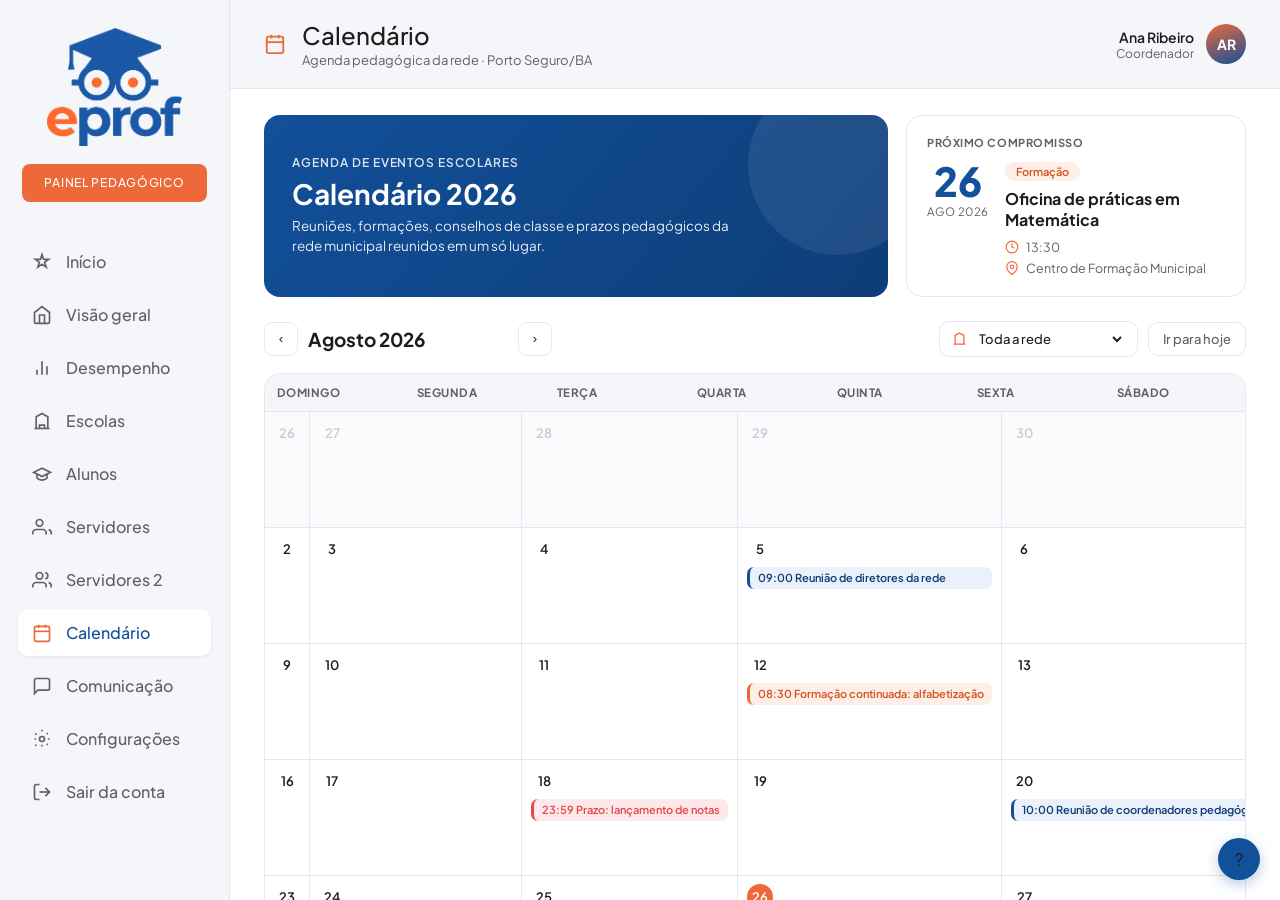
<file: calendario.html>
<!DOCTYPE html>
<html lang="pt-BR">
<head>
  <meta charset="UTF-8" />
  <meta name="viewport" content="width=device-width, initial-scale=1.0" />
  <title>Painel Pedagógico — Calendário</title>
  <style>
    * { box-sizing: border-box; margin: 0; padding: 0; }
    body { font-family: 'Segoe UI', Arial, sans-serif; background: #f5f6fa; display: flex; height: 100vh; overflow: hidden; font-size: 13px; color: #333; }
    .sidebar { display: flex; flex-direction: column; }
    .sidebar-logo { display: flex; align-items: center; gap: 8px; }
    .logo-img { width: 104px; height: auto; display: block; }
    .nav { flex: 1 1 auto; }
    .nav-item { display: flex; align-items: center; gap: 10px; cursor: pointer; transition: background .15s; text-decoration: none; }
    .nav-item svg { width: 16px; height: 16px; flex-shrink: 0; }
    .logout { display: flex; align-items: center; gap: 8px; cursor: pointer; }
    .logout svg { width: 16px; height: 16px; }
    .main { flex: 1; display: flex; flex-direction: column; overflow: hidden; }
    .topbar { display: flex; align-items: center; justify-content: space-between; }
    .topbar-left { display: flex; align-items: center; gap: 10px; }
    .topbar-right { display: flex; align-items: center; gap: 10px; }
    .avatar { width: 36px; height: 36px; border-radius: 50%; display: flex; align-items: center; justify-content: center; color: #fff; font-weight: 700; font-size: 12px; }
    .user-info { text-align: right; }
    .view-wrap { flex: 1; overflow-y: auto; overflow-x: hidden; background: var(--branco); }
    .content { padding: 24px 34px 40px; }

    .hero { display: grid; grid-template-columns: 1fr 340px; gap: 18px; margin-bottom: 24px; }
    @media (max-width: 980px){ .hero { grid-template-columns: 1fr; } }
    .banner { background: linear-gradient(130deg, var(--azul), var(--azul-escuro)); border-radius: var(--raio); padding: 26px 28px; color: #fff; display: flex; flex-direction: column; justify-content: center; position: relative; overflow: hidden; }
    .banner::after { content:''; position:absolute; right:-40px; top:-40px; width:180px; height:180px; border-radius:50%; background:rgba(255,255,255,.08); }
    .banner .eyebrow { font-family: var(--font-display); font-size: 12px; font-weight: 600; letter-spacing: .08em; text-transform: uppercase; opacity: .85; }
    .banner h1 { font-family: var(--font-display); font-weight: 700; font-size: 28px; margin: 8px 0 6px; line-height: 1.15; }
    .banner p { font-size: 13.5px; opacity: .9; max-width: 460px; line-height: 1.5; }
    .prox { background: var(--branco); border: 1px solid var(--borda); border-radius: var(--raio); padding: 20px; display: flex; flex-direction: column; }
    .prox-lbl { font-family: var(--font-display); font-size: 11px; font-weight: 700; text-transform: uppercase; letter-spacing: .05em; color: var(--texto-suave); margin-bottom: 12px; }
    .prox-body { display: flex; gap: 16px; align-items: flex-start; }
    .prox-date { text-align: center; flex-shrink: 0; }
    .prox-day { font-family: var(--font-display); font-weight: 800; font-size: 40px; line-height: 1; color: var(--azul); }
    .prox-my { font-size: 11.5px; color: var(--texto-suave); text-transform: uppercase; letter-spacing: .04em; margin-top: 3px; }
    .prox-info { flex: 1; min-width: 0; }
    .pill { display: inline-block; border-radius: 20px; font-family: var(--font-display); font-weight: 600; font-size: 11px; padding: 3px 11px; margin-bottom: 8px; }
    .prox-title { font-family: var(--font-display); font-weight: 700; font-size: 16px; color: var(--texto); line-height: 1.3; }
    .prox-meta { font-size: 12.5px; color: var(--texto-suave); margin-top: 8px; display: flex; flex-direction: column; gap: 5px; }
    .prox-meta div { display: flex; align-items: center; gap: 7px; }
    .prox-meta svg { width: 14px; height: 14px; color: var(--laranja); flex-shrink: 0; }

    .cal-nav { display: flex; align-items: center; justify-content: space-between; gap: 14px; margin-bottom: 16px; flex-wrap: wrap; }
    .cal-nav-left { display: flex; align-items: center; gap: 10px; }
    .navbtn { width: 34px; height: 34px; border: 1px solid var(--borda); background: var(--branco); border-radius: 9px; cursor: pointer; color: var(--texto); display: flex; align-items: center; justify-content: center; }
    .navbtn:hover { border-color: var(--azul); color: var(--azul); }
    .navbtn svg { width: 16px; height: 16px; }
    .cal-month { font-family: var(--font-display); font-weight: 700; font-size: 19px; color: var(--texto); min-width: 200px; text-transform: capitalize; }
    .cal-nav-right { display: flex; align-items: center; gap: 10px; flex-wrap: wrap; }
    .ctx-pill { display: inline-flex; align-items: center; gap: 8px; background: var(--branco); border: 1px solid var(--borda); border-radius: 10px; padding: 8px 12px; font-family: var(--font-display); font-size: 13px; font-weight: 500; color: var(--texto); }
    .ctx-pill svg { width: 15px; height: 15px; color: var(--laranja); }
    .ctx-pill select { border: none; background: none; font: inherit; color: inherit; cursor: pointer; outline: none; max-width: 220px; }
    .today-btn { background: var(--branco); border: 1px solid var(--borda); border-radius: 10px; padding: 8px 14px; font-family: var(--font-display); font-size: 13px; font-weight: 500; color: var(--texto); cursor: pointer; }
    .today-btn:hover { border-color: var(--laranja); color: var(--laranja-escuro); }

    .month-wrap { border: 1px solid var(--borda); border-radius: var(--raio); overflow: hidden; }
    .month-head { display: grid; grid-template-columns: repeat(7, 1fr); background: var(--bg); border-bottom: 1px solid var(--borda); }
    .month-head div { padding: 11px 12px; font-family: var(--font-display); font-size: 11.5px; font-weight: 700; text-transform: uppercase; letter-spacing: .04em; color: var(--texto-suave); text-align: left; }
    .month-grid { display: grid; grid-template-columns: repeat(7, 1fr); }
    .cell { min-height: 116px; border-right: 1px solid var(--borda); border-bottom: 1px solid var(--borda); padding: 8px 9px; display: flex; flex-direction: column; gap: 5px; background: var(--branco); }
    .cell:nth-child(7n) { border-right: none; }
    .cell.out { background: #FAFBFC; }
    .cell.out .cell-num { color: #C7CDD4; }
    .cell-num { font-family: var(--font-display); font-weight: 600; font-size: 13px; color: var(--texto); align-self: flex-start; width: 26px; height: 26px; display: flex; align-items: center; justify-content: center; border-radius: 50%; }
    .cell.today .cell-num { background: var(--laranja); color: #fff; }
    .ev { border-radius: 7px; padding: 4px 8px; font-size: 11px; font-weight: 600; line-height: 1.3; cursor: default; white-space: nowrap; overflow: hidden; text-overflow: ellipsis; border-left: 3px solid; }
    .ev-reuniao { background: var(--azul-claro); color: var(--azul-escuro); border-color: var(--azul); }
    .ev-formacao { background: var(--laranja-bg); color: var(--laranja-escuro); border-color: var(--laranja); }
    .ev-prazo { background: #FDE9E9; color: var(--vermelho); border-color: var(--vermelho); }
    .ev-evento { background: var(--verde-bg); color: #2E8B00; border-color: var(--verde); }
    .ev-conselho { background: #EFEAF7; color: #6B3FA0; border-color: #6B3FA0; }
    .legend { display: flex; gap: 18px; flex-wrap: wrap; margin-top: 16px; font-size: 12.5px; color: var(--texto-suave); }
    .legend span { display: inline-flex; align-items: center; gap: 7px; }
    .legend i { width: 12px; height: 12px; border-radius: 3px; display: inline-block; }
    .help-btn { position: fixed; bottom: 20px; right: 20px; width: 36px; height: 36px; border-radius: 50%; display: flex; align-items: center; justify-content: center; cursor: pointer; }
    ::-webkit-scrollbar { width: 8px; height: 8px; }
  </style>
  <link rel="stylesheet" href="theme.css" />
</head>
<body>

<aside class="sidebar">
  <div class="sidebar-logo">
    <img src="logo.png" alt="Rede Municipal" class="logo-img" />
    <span class="portal-tag">Painel Pedagógico</span>
  </div>
  <nav class="nav">
    <a href="inicio2.html" class="nav-item"><svg viewBox="0 0 24 24" fill="none" stroke="currentColor" stroke-width="2"><path d="M12 3l1.9 5.8H20l-4.9 3.6 1.9 5.8L12 14.6 7 18.2l1.9-5.8L4 8.8h6.1z"/></svg> Início</a>
    <a href="index.html" class="nav-item"><svg viewBox="0 0 24 24" fill="none" stroke="currentColor" stroke-width="2"><path d="M3 9l9-7 9 7v11a2 2 0 01-2 2H5a2 2 0 01-2-2z"/><polyline points="9 22 9 12 15 12 15 22"/></svg> Visão geral</a>
    <a href="indices.html" class="nav-item"><svg viewBox="0 0 24 24" fill="none" stroke="currentColor" stroke-width="2"><line x1="18" y1="20" x2="18" y2="10"/><line x1="12" y1="20" x2="12" y2="4"/><line x1="6" y1="20" x2="6" y2="14"/></svg> Desempenho</a>
    <a href="turmas.html" class="nav-item"><svg viewBox="0 0 24 24" fill="none" stroke="currentColor" stroke-width="2"><path d="M3 21h18"/><path d="M5 21V7l7-4 7 4v14"/><path d="M9 21v-4h6v4"/></svg> Escolas</a>
    <a href="alunos.html" class="nav-item"><svg viewBox="0 0 24 24" fill="none" stroke="currentColor" stroke-width="2"><path d="M22 10L12 5 2 10l10 5 10-5z"/><path d="M6 12v5c3 3 9 3 12 0v-5"/></svg> Alunos</a>
    <a href="horario.html" class="nav-item"><svg viewBox="0 0 24 24" fill="none" stroke="currentColor" stroke-width="2"><path d="M17 21v-2a4 4 0 00-4-4H5a4 4 0 00-4 4v2"/><circle cx="9" cy="7" r="4"/><path d="M23 21v-2a4 4 0 00-3-3.87"/></svg> Servidores</a>
    <a href="servidores2.html" class="nav-item"><svg viewBox="0 0 24 24" fill="none" stroke="currentColor" stroke-width="2"><path d="M17 21v-2a4 4 0 00-4-4H5a4 4 0 00-4 4v2"/><circle cx="9" cy="7" r="4"/><path d="M23 21v-2a4 4 0 00-3-3.87"/><path d="M16 3.13a4 4 0 010 7.75"/></svg> Servidores 2</a>
    <a href="calendario.html" class="nav-item active"><svg viewBox="0 0 24 24" fill="none" stroke="currentColor" stroke-width="2"><rect x="3" y="4" width="18" height="18" rx="2"/><line x1="16" y1="2" x2="16" y2="6"/><line x1="8" y1="2" x2="8" y2="6"/><line x1="3" y1="10" x2="21" y2="10"/></svg> Calendário</a>
    <a href="comunicacao.html" class="nav-item"><svg viewBox="0 0 24 24" fill="none" stroke="currentColor" stroke-width="2"><path d="M21 15a2 2 0 01-2 2H7l-4 4V5a2 2 0 012-2h14a2 2 0 012 2z"/></svg> Comunicação</a>
    <div class="nav-item"><svg viewBox="0 0 24 24" fill="none" stroke="currentColor" stroke-width="2"><circle cx="12" cy="12" r="3"/><path d="M19.07 4.93l-1.41 1.41M5.34 5.34L3.93 6.75M21 12h-2M5 12H3M19.07 19.07l-1.41-1.41M5.34 18.66l-1.41 1.41M12 19v2M12 3V1"/></svg> Configurações</div>
  </nav>
  <div class="sidebar-bottom">
    <div class="logout"><svg viewBox="0 0 24 24" fill="none" stroke="currentColor" stroke-width="2"><path d="M9 21H5a2 2 0 01-2-2V5a2 2 0 012-2h4"/><polyline points="16 17 21 12 16 7"/><line x1="21" y1="12" x2="9" y2="12"/></svg> Sair da conta</div>
  </div>
</aside>

<div class="main">
  <div class="topbar">
    <div class="topbar-left">
      <svg class="page-icon" width="22" height="22" viewBox="0 0 24 24" fill="none" stroke="#f26522" stroke-width="2"><rect x="3" y="4" width="18" height="18" rx="2"/><line x1="16" y1="2" x2="16" y2="6"/><line x1="8" y1="2" x2="8" y2="6"/><line x1="3" y1="10" x2="21" y2="10"/></svg>
      <div><div class="topbar-title">Calendário</div><div class="topbar-sub">Agenda pedagógica da rede · Porto Seguro/BA</div></div>
    </div>
    <div class="topbar-right">
      <div class="user-info"><div class="user-name">Ana Ribeiro</div><div class="user-role">Secretaria de Educação</div></div>
      <div class="avatar">AR</div>
    </div>
  </div>

  <div class="view-wrap">
    <div class="content">
      <div class="hero">
        <div class="banner">
          <div class="eyebrow">Agenda de eventos escolares</div>
          <h1>Calendário 2026</h1>
          <p>Reuniões, formações, conselhos de classe e prazos pedagógicos da rede municipal reunidos em um só lugar.</p>
        </div>
        <div class="prox">
          <div class="prox-lbl">Próximo compromisso</div>
          <div class="prox-body" id="prox"></div>
        </div>
      </div>

      <div class="cal-nav">
        <div class="cal-nav-left">
          <button class="navbtn" onclick="mudarMes(-1)" aria-label="Mês anterior">‹</button>
          <div class="cal-month" id="mesLabel"></div>
          <button class="navbtn" onclick="mudarMes(1)" aria-label="Próximo mês">›</button>
        </div>
        <div class="cal-nav-right">
          <span class="ctx-pill"><svg viewBox="0 0 24 24" fill="none" stroke="currentColor" stroke-width="2"><path d="M3 21h18"/><path d="M5 21V7l7-4 7 4v14"/></svg>
            <select id="escolaSel" onchange="render()"><option value="">Toda a rede</option></select></span>
          <button class="today-btn" onclick="irHoje()">Ir para hoje</button>
        </div>
      </div>

      <div class="month-wrap">
        <div class="month-head"><div>Domingo</div><div>Segunda</div><div>Terça</div><div>Quarta</div><div>Quinta</div><div>Sexta</div><div>Sábado</div></div>
        <div class="month-grid" id="grid"></div>
      </div>

      <div class="legend">
        <span><i style="background:var(--azul)"></i> Reunião</span>
        <span><i style="background:var(--laranja)"></i> Formação</span>
        <span><i style="background:#6B3FA0"></i> Conselho de classe</span>
        <span><i style="background:var(--verde)"></i> Evento</span>
        <span><i style="background:var(--vermelho)"></i> Prazo</span>
      </div>
    </div>
  </div>
</div>
<div class="help-btn">?</div>

<script src="perfil.js"></script>
<script>
const MESES = ['Janeiro','Fevereiro','Março','Abril','Maio','Junho','Julho','Agosto','Setembro','Outubro','Novembro','Dezembro'];
const HOJE = { y:2026, m:7, d:26 }; // agosto = índice 7
let curY = HOJE.y, curM = HOJE.m;

const ESCOLAS = ['E.M. Cidade Alta','E.M. Trancoso','E.M. Monte Pascoal','E.M. Paulo Freire','E.M. Anísio Teixeira','CMEI Girassol','E.M. Coroa Vermelha'];
(function(){ document.getElementById('escolaSel').insertAdjacentHTML('beforeend', ESCOLAS.map(e=>`<option>${e}</option>`).join('')); })();

// eventos: {y,m,d, cat, titulo, hora, local, escola(''=rede)}
const EVENTOS = [
  { y:2026,m:7,d:5,  cat:'reuniao',  titulo:'Reunião de diretores da rede', hora:'09:00', local:'Secretaria de Educação', escola:'' },
  { y:2026,m:7,d:7,  cat:'conselho', titulo:'Conselho de classe — 2º bimestre', hora:'14:00', local:'E.M. Cidade Alta', escola:'E.M. Cidade Alta' },
  { y:2026,m:7,d:12, cat:'formacao', titulo:'Formação continuada: alfabetização', hora:'08:30', local:'Centro de Formação Municipal', escola:'' },
  { y:2026,m:7,d:14, cat:'evento',   titulo:'Mostra cultural', hora:'19:00', local:'E.M. Trancoso', escola:'E.M. Trancoso' },
  { y:2026,m:7,d:18, cat:'prazo',    titulo:'Prazo: lançamento de notas', hora:'23:59', local:'Sistema eProf', escola:'' },
  { y:2026,m:7,d:20, cat:'reuniao',  titulo:'Reunião de coordenadores pedagógicos', hora:'10:00', local:'Secretaria de Educação', escola:'' },
  { y:2026,m:7,d:26, cat:'formacao', titulo:'Oficina de práticas em Matemática', hora:'13:30', local:'Centro de Formação Municipal', escola:'' },
  { y:2026,m:7,d:28, cat:'conselho', titulo:'Conselho de classe — E.M. Monte Pascoal', hora:'14:00', local:'E.M. Monte Pascoal', escola:'E.M. Monte Pascoal' },
  { y:2026,m:7,d:31, cat:'evento',   titulo:'Reunião com responsáveis', hora:'18:00', local:'E.M. Paulo Freire', escola:'E.M. Paulo Freire' },
  { y:2026,m:8,d:7,  cat:'evento',   titulo:'Semana da Pátria', hora:'08:00', local:'Rede municipal', escola:'' },
  { y:2026,m:8,d:10, cat:'formacao', titulo:'Formação: educação inclusiva', hora:'08:30', local:'Centro de Formação Municipal', escola:'' },
  { y:2026,m:8,d:15, cat:'prazo',    titulo:'Prazo: relatórios pedagógicos', hora:'23:59', local:'Sistema eProf', escola:'' },
];
const CAT_LBL = { reuniao:'Reunião', formacao:'Formação', conselho:'Conselho de classe', evento:'Evento', prazo:'Prazo' };

function render(){
  document.getElementById('mesLabel').textContent = `${MESES[curM]} ${curY}`;
  const escola = document.getElementById('escolaSel').value;
  const evs = EVENTOS.filter(e=> (e.escola==='' || !window.PERFIL || PERFIL.emEscopoNome(e.escola)) && (!escola || e.escola==='' || e.escola===escola));
  const first = new Date(Date.UTC(curY, curM, 1)).getUTCDay();
  const daysInMonth = new Date(Date.UTC(curY, curM+1, 0)).getUTCDate();
  const daysPrev = new Date(Date.UTC(curY, curM, 0)).getUTCDate();
  let cells = [];
  for(let i=first-1;i>=0;i--) cells.push({ d: daysPrev-i, out:true, ym:[curM===0?curY-1:curY, (curM+11)%12] });
  for(let d=1;d<=daysInMonth;d++) cells.push({ d, out:false, ym:[curY,curM] });
  while(cells.length % 7 !== 0) cells.push({ d: cells.length - (first+daysInMonth) + 1, out:true, ym:[curM===11?curY+1:curY,(curM+1)%12] });
  document.getElementById('grid').innerHTML = cells.map(c=>{
    const [yy,mm] = c.ym;
    const isToday = !c.out && yy===HOJE.y && mm===HOJE.m && c.d===HOJE.d;
    const dayEvs = c.out ? [] : evs.filter(e=>e.y===yy && e.m===mm && e.d===c.d);
    return `<div class="cell ${c.out?'out':''} ${isToday?'today':''}">
      <span class="cell-num">${c.d}</span>
      ${dayEvs.map(e=>`<div class="ev ev-${e.cat}" title="${e.titulo} · ${e.hora} · ${e.local}">${e.hora} ${e.titulo}</div>`).join('')}
    </div>`;
  }).join('');
}

function renderProximo(){
  const escola = document.getElementById('escolaSel')?.value || '';
  const hojeVal = HOJE.y*10000 + HOJE.m*100 + HOJE.d;
  const futuros = EVENTOS.filter(e=> (e.escola==='' || !window.PERFIL || PERFIL.emEscopoNome(e.escola)) && (!escola || e.escola==='' || e.escola===escola) && (e.y*10000+e.m*100+e.d) >= hojeVal)
                         .sort((a,b)=> (a.y*10000+a.m*100+a.d) - (b.y*10000+b.m*100+b.d));
  const e = futuros[0];
  const box = document.getElementById('prox');
  if(!e){ box.innerHTML = `<div class="muted" style="color:var(--texto-suave)">Nenhum compromisso futuro.</div>`; return; }
  const catColor = { reuniao:['var(--azul-claro)','var(--azul-escuro)'], formacao:['var(--laranja-bg)','var(--laranja-escuro)'], conselho:['#EFEAF7','#6B3FA0'], evento:['var(--verde-bg)','#2E8B00'], prazo:['#FDE9E9','var(--vermelho)'] }[e.cat];
  box.innerHTML = `
    <div class="prox-date"><div class="prox-day">${e.d}</div><div class="prox-my">${MESES[e.m].slice(0,3)} ${e.y}</div></div>
    <div class="prox-info">
      <span class="pill" style="background:${catColor[0]};color:${catColor[1]}">${CAT_LBL[e.cat]}</span>
      <div class="prox-title">${e.titulo}</div>
      <div class="prox-meta">
        <div><svg viewBox="0 0 24 24" fill="none" stroke="currentColor" stroke-width="2"><circle cx="12" cy="12" r="10"/><path d="M12 6v6l4 2"/></svg> ${e.hora}</div>
        <div><svg viewBox="0 0 24 24" fill="none" stroke="currentColor" stroke-width="2"><path d="M21 10c0 7-9 13-9 13s-9-6-9-13a9 9 0 0118 0z"/><circle cx="12" cy="10" r="3"/></svg> ${e.local}</div>
      </div>
    </div>`;
}

function mudarMes(delta){ curM += delta; if(curM<0){ curM=11; curY--; } if(curM>11){ curM=0; curY++; } render(); }
function irHoje(){ curY=HOJE.y; curM=HOJE.m; render(); }

render();
renderProximo();
</script>

</body>
</html>
</file>
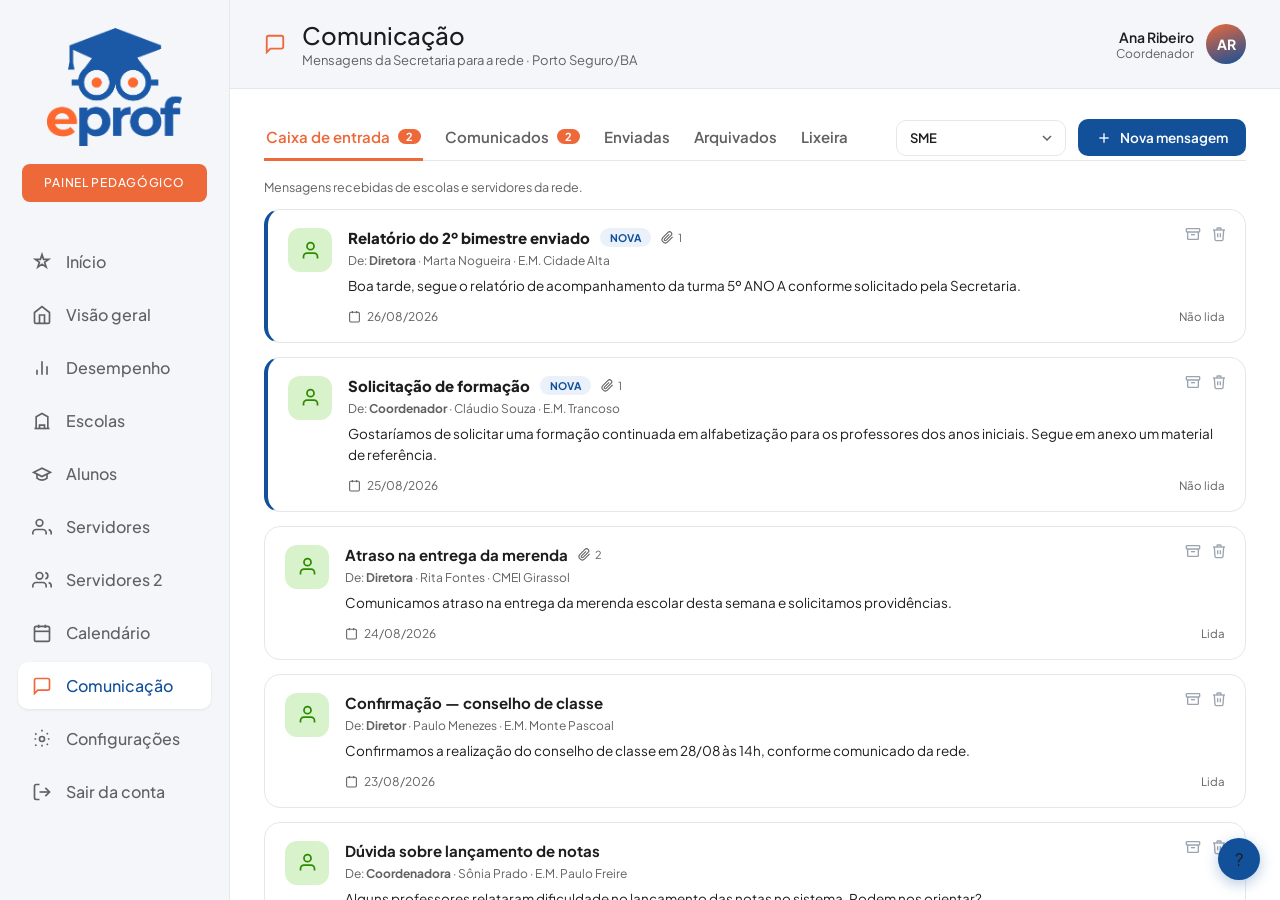
<file: comunicacao.html>
<!DOCTYPE html>
<html lang="pt-BR">
<head>
  <meta charset="UTF-8" />
  <meta name="viewport" content="width=device-width, initial-scale=1.0" />
  <title>Painel Pedagógico — Comunicação</title>
  <style>
    * { box-sizing: border-box; margin: 0; padding: 0; }
    body { font-family: 'Segoe UI', Arial, sans-serif; background: #f5f6fa; display: flex; height: 100vh; overflow: hidden; font-size: 13px; color: #333; }
    .sidebar { display: flex; flex-direction: column; }
    .sidebar-logo { display: flex; align-items: center; gap: 8px; }
    .logo-img { width: 104px; height: auto; display: block; }
    .nav { flex: 1 1 auto; }
    .nav-item { display: flex; align-items: center; gap: 10px; cursor: pointer; transition: background .15s; text-decoration: none; }
    .nav-item svg { width: 16px; height: 16px; flex-shrink: 0; }
    .logout { display: flex; align-items: center; gap: 8px; cursor: pointer; }
    .logout svg { width: 16px; height: 16px; }
    .main { flex: 1; display: flex; flex-direction: column; overflow: hidden; }
    .topbar { display: flex; align-items: center; justify-content: space-between; }
    .topbar-left { display: flex; align-items: center; gap: 10px; }
    .topbar-right { display: flex; align-items: center; gap: 10px; }
    .avatar { width: 36px; height: 36px; border-radius: 50%; display: flex; align-items: center; justify-content: center; color: #fff; font-weight: 700; font-size: 12px; }
    .user-info { text-align: right; }
    .view-wrap { flex: 1; overflow-y: auto; overflow-x: hidden; background: var(--branco); }
    .content { padding: 24px 34px 40px; }

    .toolbar { display: flex; align-items: center; justify-content: space-between; gap: 14px; margin-bottom: 20px; flex-wrap: wrap; }
    .filters { display: flex; gap: 8px; flex-wrap: wrap; }
    .fbtn { border: 1px solid var(--borda); background: var(--branco); border-radius: 20px; padding: 7px 15px; font-family: var(--font-display); font-size: 12.5px; font-weight: 600; color: var(--texto-suave); cursor: pointer; }
    .fbtn:hover { border-color: var(--azul); color: var(--azul); }
    .fbtn.active { background: var(--azul); border-color: var(--azul); color: #fff; }
    .new-btn { display: inline-flex; align-items: center; gap: 8px; background: var(--azul); border: none; border-radius: 10px; padding: 10px 18px; font-family: var(--font-display); font-size: 13.5px; font-weight: 600; color: #fff; cursor: pointer; }
    .new-btn:hover { background: var(--azul-escuro); }
    .new-btn svg { width: 16px; height: 16px; }

    .list { display: flex; flex-direction: column; gap: 14px; }
    .msg { background: var(--branco); border: 1px solid var(--borda); border-radius: var(--raio); padding: 18px 20px; display: flex; gap: 16px; }
    .msg.urgente { border-left: 4px solid var(--vermelho); }
    .msg.unread { border-left: 4px solid var(--azul); }
    .msg.unread .msg-title { font-weight: 800; }
    .msg { position: relative; }
    .msg-del { position: absolute; top: 12px; right: 14px; border: none; background: none; cursor: pointer; color: #C7CDD4; padding: 4px; border-radius: 6px; }
    .msg-del:hover { color: var(--vermelho); background: #FDE9E9; }
    .msg-del svg { width: 16px; height: 16px; }
    .msg-arch { position: absolute; top: 12px; right: 14px; border: none; background: none; cursor: pointer; color: #9AA4B0; padding: 4px; border-radius: 6px; }
    .msg-arch:hover { color: var(--azul); background: var(--azul-claro); }
    .msg-arch svg { width: 16px; height: 16px; }
    .msg-acts { position: absolute; top: 12px; right: 14px; display: flex; gap: 2px; }
    .msg-actbtn { border: none; background: none; cursor: pointer; color: #9AA4B0; padding: 4px; border-radius: 6px; display: flex; }
    .msg-actbtn svg { width: 16px; height: 16px; }
    .msg-actbtn:hover { color: var(--azul); background: var(--azul-claro); }
    .msg-actbtn.danger:hover { color: var(--vermelho); background: #FDE9E9; }
    .cx-tabs { display: flex; align-items: center; flex-wrap: wrap; row-gap: 8px; gap: 20px; border-bottom: 1px solid var(--borda); margin-bottom: 18px; }
    .cx-tab { padding: 12px 2px; border: none; background: none; border-bottom: 3px solid transparent; margin-bottom: -1px; font-family: var(--font-display); font-size: 15px; font-weight: 600; color: var(--texto-suave); cursor: pointer; display: inline-flex; align-items: center; gap: 8px; white-space: nowrap; }
    .cx-tab:hover { color: var(--texto); }
    .cx-tab.active { color: var(--laranja); border-bottom-color: var(--laranja); }
    .cx-badge { background: var(--laranja); color: #fff; font-size: 11px; font-weight: 700; border-radius: 20px; padding: 1px 8px; }
    .cx-badge:empty { display: none; }
    .cx-actions { margin-left: auto; display: flex; align-items: center; gap: 12px; }
    .perfil-sel { font-family: var(--font-display); font-size: 13px; font-weight: 600; color: var(--texto); border: 1px solid var(--borda); border-radius: 10px; padding: 9px 32px 9px 13px; background-color: var(--branco); background-image: url("data:image/svg+xml,%3Csvg xmlns='http://www.w3.org/2000/svg' width='16' height='16' viewBox='0 0 24 24' fill='none' stroke='%23616161' stroke-width='2.2'%3E%3Cpolyline points='6 9 12 15 18 9'/%3E%3C/svg%3E"); background-repeat: no-repeat; background-position: right 10px center; cursor: pointer; appearance: none; -webkit-appearance: none; }
    .perfil-sel:hover { border-color: var(--azul); }
    .perfil-sel:focus { outline: none; border-color: var(--azul); box-shadow: 0 0 0 3px var(--azul-claro); }
    .cx-sub { font-size: 12.5px; color: var(--texto-suave); margin-bottom: 14px; }
    .tag-new { background: var(--azul-claro); color: var(--azul); border-radius: 20px; font-family: var(--font-display); font-weight: 700; font-size: 10.5px; padding: 3px 10px; text-transform: uppercase; }
    .msg-meta { display: grid; grid-template-columns: repeat(2, 1fr); gap: 12px 20px; margin: 4px 0 18px; padding-bottom: 16px; border-bottom: 1px solid var(--borda); }
    .msg-meta > div { display: flex; flex-direction: column; min-width: 0; }
    .msg-meta .mk { font-family: var(--font-display); font-size: 10.5px; font-weight: 700; text-transform: uppercase; letter-spacing: .05em; color: var(--texto-suave); }
    .msg-meta .mv { font-size: 13px; color: var(--texto); font-weight: 600; margin-top: 3px; }
    .msg-detail-text { font-size: 14px; line-height: 1.75; color: var(--texto); }
    .msg-ic { width: 44px; height: 44px; border-radius: 12px; flex-shrink: 0; display: flex; align-items: center; justify-content: center; }
    .msg-ic svg { width: 21px; height: 21px; }
    .ic-rede { background: var(--azul-claro); color: var(--azul); }
    .ic-escola { background: var(--laranja-bg); color: var(--laranja-escuro); }
    .ic-pessoa { background: var(--verde-bg); color: #2E8B00; }
    .ic-turma { background: #EFEAF7; color: #6B3FA0; }
    .ic-sme { background: var(--azul-claro); color: var(--azul); }
    .ic-eprof { background: var(--laranja-bg); color: var(--laranja-escuro); }
    .dest-eprof { background: var(--laranja-bg); color: var(--laranja-escuro); }
    .msg-body { flex: 1; min-width: 0; }
    .msg-top { display: flex; align-items: center; gap: 10px; flex-wrap: wrap; margin-bottom: 6px; }
    .msg-title { font-family: var(--font-display); font-weight: 700; font-size: 15px; color: var(--texto); }
    .dest { border-radius: 20px; font-family: var(--font-display); font-weight: 600; font-size: 10.5px; padding: 3px 10px; text-transform: uppercase; letter-spacing: .03em; }
    .dest-rede { background: var(--azul-claro); color: var(--azul); }
    .dest-escola { background: var(--laranja-bg); color: var(--laranja-escuro); }
    .dest-pessoa { background: var(--verde-bg); color: #2E8B00; }
    .dest-turma { background: #EFEAF7; color: #6B3FA0; }
    .dest-sme { background: var(--azul-claro); color: var(--azul-escuro); }
    .tag-urg { background: #FDE9E9; color: var(--vermelho); border-radius: 20px; font-family: var(--font-display); font-weight: 700; font-size: 10.5px; padding: 3px 10px; text-transform: uppercase; }
    .msg-dest-txt { font-size: 12px; color: var(--texto-suave); margin-bottom: 8px; }
    .msg-text { font-size: 13.5px; color: var(--texto); line-height: 1.55; }
    .msg-foot { display: flex; align-items: center; justify-content: space-between; gap: 12px; margin-top: 12px; flex-wrap: wrap; }
    .msg-date { font-size: 12px; color: var(--texto-suave); display: flex; align-items: center; gap: 6px; }
    .msg-date svg { width: 13px; height: 13px; }
    .conf { display: flex; align-items: center; gap: 10px; min-width: 220px; }
    .conf-track { height: 7px; border-radius: 4px; background: #EEF1F5; overflow: hidden; flex: 1; }
    .conf-fill { height: 100%; border-radius: 4px; background: linear-gradient(90deg, var(--verde), #2E8B00); }
    .conf-txt { font-size: 11.5px; color: var(--texto-suave); white-space: nowrap; }

    .overlay { position: fixed; inset: 0; background: rgba(15,23,32,.5); opacity: 0; pointer-events: none; transition: opacity .2s; z-index: 40; display: flex; align-items: center; justify-content: center; padding: 24px; }
    .overlay.open { opacity: 1; pointer-events: auto; }
    .modal { background: var(--branco); border-radius: var(--raio); width: 560px; max-width: 100%; max-height: 92vh; overflow: hidden; display: flex; flex-direction: column; transform: translateY(12px) scale(.98); transition: transform .2s; box-shadow: 0 24px 60px rgba(15,23,32,.28); }
    .overlay.open .modal { transform: none; }
    /* "Nova mensagem" e detalhe da mensagem como painel lateral (drawer) */
    #overlay, #msgOverlay { align-items: stretch; justify-content: flex-end; padding: 0; }
    #overlay .modal, #msgOverlay .modal { width: 460px; max-width: 96vw; height: 100vh; max-height: 100vh; border-radius: 0; transform: translateX(100%); transition: transform .26s cubic-bezier(.2,.75,.3,1); box-shadow: -10px 0 40px rgba(15,23,32,.22); }
    #overlay.open .modal, #msgOverlay.open .modal { transform: translateX(0); }
    #overlay .modal-body, #msgOverlay .modal-body { flex: 1; }
    .modal-head { display: flex; align-items: center; justify-content: space-between; padding: 18px 22px; border-bottom: 1px solid var(--borda); background: var(--bg); }
    .modal-head .t { font-family: var(--font-display); font-weight: 600; font-size: 16px; color: var(--texto); }
    .modal-close { border: 1px solid var(--borda); background: var(--branco); border-radius: 8px; cursor: pointer; color: var(--texto-suave); padding: 7px; display: flex; }
    .modal-close:hover { border-color: var(--azul); color: var(--azul); }
    .modal-close svg { width: 16px; height: 16px; }
    .modal-body { padding: 22px; overflow-y: auto; }
    .fld { margin-bottom: 16px; }
    .fld label { display: block; font-family: var(--font-display); font-size: 12px; font-weight: 700; color: var(--texto); margin-bottom: 7px; }
    .seg { display: flex; gap: 8px; }
    .seg button { flex: 1; border: 1px solid var(--borda); background: var(--branco); border-radius: 10px; padding: 10px; font-family: var(--font-display); font-size: 13px; font-weight: 600; color: var(--texto-suave); cursor: pointer; }
    .seg button.active { border-color: var(--laranja); background: var(--laranja-bg); color: var(--laranja-escuro); }
    .inp, select.inp, textarea.inp { width: 100%; border: 1px solid var(--borda); border-radius: 10px; padding: 10px 12px; font-family: var(--font-body); font-size: 13.5px; color: var(--texto); background: var(--branco); outline: none; }
    .inp:focus { border-color: var(--azul); box-shadow: 0 0 0 3px rgba(18,80,154,.10); }
    textarea.inp { resize: vertical; min-height: 96px; }
    .chk { display: flex; align-items: center; gap: 9px; font-size: 13.5px; color: var(--texto); cursor: pointer; }
    .chk input { width: 16px; height: 16px; accent-color: var(--vermelho); }
    /* Anexos */
    .anexo-add { display: inline-flex; align-items: center; gap: 8px; border: 1px dashed var(--borda); background: var(--branco); border-radius: 10px; padding: 10px 14px; font-family: var(--font-display); font-size: 13px; font-weight: 600; color: var(--azul); cursor: pointer; }
    .anexo-add:hover { border-color: var(--azul); background: var(--azul-claro); }
    .anexo-add svg { width: 16px; height: 16px; }
    .anexo-lista { display: flex; flex-direction: column; gap: 8px; margin-top: 10px; }
    .anexo-lista:empty { margin-top: 0; }
    .anexo-chip { display: flex; align-items: center; gap: 10px; border: 1px solid var(--borda); border-radius: 10px; padding: 9px 11px; background: var(--bg); }
    .anexo-chip .ax-ic { width: 32px; height: 32px; border-radius: 8px; flex-shrink: 0; display: flex; align-items: center; justify-content: center; background: var(--laranja-bg); color: var(--laranja-escuro); }
    .anexo-chip .ax-ic.img { background: var(--azul-claro); color: var(--azul); }
    .anexo-chip .ax-ic svg { width: 16px; height: 16px; }
    .anexo-chip .ax-info { flex: 1; min-width: 0; }
    .anexo-chip .ax-nome { font-size: 13px; font-weight: 600; color: var(--texto); white-space: nowrap; overflow: hidden; text-overflow: ellipsis; }
    .anexo-chip .ax-meta { font-size: 11px; color: var(--texto-suave); }
    .anexo-chip .ax-x, .anexo-chip .ax-open { border: 1px solid var(--borda); background: var(--branco); border-radius: 8px; cursor: pointer; padding: 6px; display: flex; color: var(--texto-suave); flex-shrink: 0; }
    .anexo-chip .ax-x:hover { border-color: var(--vermelho); color: var(--vermelho); }
    .anexo-chip .ax-open { padding: 6px 12px; font-family: var(--font-display); font-size: 12px; font-weight: 600; color: var(--azul); align-items: center; gap: 6px; }
    .anexo-chip .ax-open:hover { border-color: var(--azul); background: var(--azul-claro); }
    .anexo-chip .ax-x svg, .anexo-chip .ax-open svg { width: 14px; height: 14px; }
    .msg-clip { display: inline-flex; align-items: center; gap: 4px; font-size: 11px; color: var(--texto-suave); }
    .msg-clip svg { width: 13px; height: 13px; }
    /* Visualizador de anexo (preview dentro da tela) */
    .ax-viewer { background: var(--branco); border-radius: 14px; width: min(1040px, 94vw); height: 92vh; display: flex; flex-direction: column; overflow: hidden; box-shadow: 0 24px 60px rgba(15,23,32,.32); transform: translateY(12px) scale(.985); transition: transform .2s; }
    #axOverlay.open .ax-viewer { transform: none; }
    .ax-viewer-head { display: flex; align-items: center; gap: 14px; padding: 12px 16px; border-bottom: 1px solid var(--borda); background: var(--bg); flex-shrink: 0; }
    .ax-viewer-nome { flex: 1; min-width: 0; font-family: var(--font-display); font-weight: 700; font-size: 14px; color: var(--texto); white-space: nowrap; overflow: hidden; text-overflow: ellipsis; }
    .ax-back { display: inline-flex; align-items: center; gap: 7px; border: 1px solid var(--borda); background: var(--branco); border-radius: 10px; padding: 9px 14px; font-family: var(--font-display); font-size: 13px; font-weight: 600; color: var(--texto-suave); cursor: pointer; }
    .ax-back:hover { border-color: var(--azul); color: var(--azul); }
    .ax-back svg { width: 15px; height: 15px; }
    .ax-viewer-head .btn-primary { padding: 9px 16px; font-size: 13px; }
    .ax-viewer-body { flex: 1; min-height: 0; background: #5b6572; position: relative; }
    .ax-viewer-body iframe, .ax-viewer-body img { position: absolute; inset: 0; width: 100%; height: 100%; border: 0; }
    .ax-viewer-body img { object-fit: contain; background: #2f353d; }
    .modal-foot { display: flex; justify-content: flex-end; gap: 10px; padding: 16px 22px; border-top: 1px solid var(--borda); background: var(--bg); }
    .btn-ghost { border: 1px solid var(--borda); background: var(--branco); border-radius: 10px; padding: 10px 18px; font-family: var(--font-display); font-size: 13.5px; font-weight: 600; color: var(--texto-suave); cursor: pointer; }
    .btn-primary { border: none; background: var(--azul); border-radius: 10px; padding: 10px 20px; font-family: var(--font-display); font-size: 13.5px; font-weight: 600; color: #fff; cursor: pointer; display: inline-flex; align-items: center; gap: 8px; }
    .btn-primary:hover { background: var(--azul-escuro); }
    .btn-primary svg { width: 15px; height: 15px; }
    .help-btn { position: fixed; bottom: 20px; right: 20px; width: 36px; height: 36px; border-radius: 50%; display: flex; align-items: center; justify-content: center; cursor: pointer; }
    ::-webkit-scrollbar { width: 8px; height: 8px; }
  </style>
  <link rel="stylesheet" href="theme.css" />
</head>
<body>

<aside class="sidebar">
  <div class="sidebar-logo">
    <img src="logo.png" alt="Rede Municipal" class="logo-img" />
    <span class="portal-tag">Painel Pedagógico</span>
  </div>
  <nav class="nav">
    <a href="inicio2.html" class="nav-item"><svg viewBox="0 0 24 24" fill="none" stroke="currentColor" stroke-width="2"><path d="M12 3l1.9 5.8H20l-4.9 3.6 1.9 5.8L12 14.6 7 18.2l1.9-5.8L4 8.8h6.1z"/></svg> Início</a>
    <a href="index.html" class="nav-item"><svg viewBox="0 0 24 24" fill="none" stroke="currentColor" stroke-width="2"><path d="M3 9l9-7 9 7v11a2 2 0 01-2 2H5a2 2 0 01-2-2z"/><polyline points="9 22 9 12 15 12 15 22"/></svg> Visão geral</a>
    <a href="indices.html" class="nav-item"><svg viewBox="0 0 24 24" fill="none" stroke="currentColor" stroke-width="2"><line x1="18" y1="20" x2="18" y2="10"/><line x1="12" y1="20" x2="12" y2="4"/><line x1="6" y1="20" x2="6" y2="14"/></svg> Desempenho</a>
    <a href="turmas.html" class="nav-item"><svg viewBox="0 0 24 24" fill="none" stroke="currentColor" stroke-width="2"><path d="M3 21h18"/><path d="M5 21V7l7-4 7 4v14"/><path d="M9 21v-4h6v4"/></svg> Escolas</a>
    <a href="alunos.html" class="nav-item"><svg viewBox="0 0 24 24" fill="none" stroke="currentColor" stroke-width="2"><path d="M22 10L12 5 2 10l10 5 10-5z"/><path d="M6 12v5c3 3 9 3 12 0v-5"/></svg> Alunos</a>
    <a href="horario.html" class="nav-item"><svg viewBox="0 0 24 24" fill="none" stroke="currentColor" stroke-width="2"><path d="M17 21v-2a4 4 0 00-4-4H5a4 4 0 00-4 4v2"/><circle cx="9" cy="7" r="4"/><path d="M23 21v-2a4 4 0 00-3-3.87"/></svg> Servidores</a>
    <a href="servidores2.html" class="nav-item"><svg viewBox="0 0 24 24" fill="none" stroke="currentColor" stroke-width="2"><path d="M17 21v-2a4 4 0 00-4-4H5a4 4 0 00-4 4v2"/><circle cx="9" cy="7" r="4"/><path d="M23 21v-2a4 4 0 00-3-3.87"/><path d="M16 3.13a4 4 0 010 7.75"/></svg> Servidores 2</a>
    <a href="calendario.html" class="nav-item"><svg viewBox="0 0 24 24" fill="none" stroke="currentColor" stroke-width="2"><rect x="3" y="4" width="18" height="18" rx="2"/><line x1="16" y1="2" x2="16" y2="6"/><line x1="8" y1="2" x2="8" y2="6"/><line x1="3" y1="10" x2="21" y2="10"/></svg> Calendário</a>
    <a href="comunicacao.html" class="nav-item active"><svg viewBox="0 0 24 24" fill="none" stroke="currentColor" stroke-width="2"><path d="M21 15a2 2 0 01-2 2H7l-4 4V5a2 2 0 012-2h14a2 2 0 012 2z"/></svg> Comunicação</a>
    <div class="nav-item"><svg viewBox="0 0 24 24" fill="none" stroke="currentColor" stroke-width="2"><circle cx="12" cy="12" r="3"/><path d="M19.07 4.93l-1.41 1.41M5.34 5.34L3.93 6.75M21 12h-2M5 12H3M19.07 19.07l-1.41-1.41M5.34 18.66l-1.41 1.41M12 19v2M12 3V1"/></svg> Configurações</div>
  </nav>
  <div class="sidebar-bottom">
    <div class="logout"><svg viewBox="0 0 24 24" fill="none" stroke="currentColor" stroke-width="2"><path d="M9 21H5a2 2 0 01-2-2V5a2 2 0 012-2h4"/><polyline points="16 17 21 12 16 7"/><line x1="21" y1="12" x2="9" y2="12"/></svg> Sair da conta</div>
  </div>
</aside>

<div class="main">
  <div class="topbar">
    <div class="topbar-left">
      <svg class="page-icon" width="22" height="22" viewBox="0 0 24 24" fill="none" stroke="#f26522" stroke-width="2"><path d="M21 15a2 2 0 01-2 2H7l-4 4V5a2 2 0 012-2h14a2 2 0 012 2z"/></svg>
      <div><div class="topbar-title">Comunicação</div><div class="topbar-sub">Mensagens da Secretaria para a rede · Porto Seguro/BA</div></div>
    </div>
    <div class="topbar-right">
      <div class="user-info"><div class="user-name">Ana Ribeiro</div><div class="user-role">Secretaria de Educação</div></div>
      <div class="avatar">AR</div>
    </div>
  </div>

  <div class="view-wrap">
    <div class="content">
      <div class="cx-tabs">
        <button class="cx-tab active" onclick="setCaixa(this,'entrada')">Caixa de entrada <span class="cx-badge" id="cxBadge"></span></button>
        <button class="cx-tab" onclick="setCaixa(this,'comunicados')">Comunicados <span class="cx-badge" id="comBadge"></span></button>
        <button class="cx-tab" onclick="setCaixa(this,'enviadas')">Enviadas</button>
        <button class="cx-tab" onclick="setCaixa(this,'arquivados')">Arquivados <span class="cx-badge" id="arqBadge"></span></button>
        <button class="cx-tab" onclick="setCaixa(this,'lixeira')">Lixeira <span class="cx-badge" id="lixBadge"></span></button>
        <div class="cx-actions">
          <select class="perfil-sel" id="perfilSel" title="Enviar como" onchange="setPerfilAtivo(this.value)">
            <optgroup label="Gestão escolar">
              <option value="diretor">Diretor</option>
              <option value="coordenador">Coordenador</option>
              <option value="secretario">Secretário escolar</option>
              <option value="auxiliar">Auxiliar</option>
            </optgroup>
            <optgroup label="Servidor">
              <option value="servidor">Servidor</option>
            </optgroup>
            <optgroup label="Secretaria / Sistema">
              <option value="sme" selected>SME</option>
              <option value="eprof">eProf</option>
            </optgroup>
          </select>
          <button class="new-btn" onclick="abrirNova()">
            <svg viewBox="0 0 24 24" fill="none" stroke="currentColor" stroke-width="2"><line x1="12" y1="5" x2="12" y2="19"/><line x1="5" y1="12" x2="19" y2="12"/></svg> Nova mensagem</button>
        </div>
      </div>

      <div id="viewEntrada">
        <div class="cx-sub">Mensagens recebidas de escolas e servidores da rede.</div>
        <div class="list" id="listIn"></div>
      </div>

      <div id="viewComunicados" hidden>
        <div class="cx-sub">Comunicados e novidades do eProf.</div>
        <div class="list" id="listCom"></div>
      </div>

      <div id="viewEnviadas" hidden>
        <div class="toolbar">
          <div class="filters">
            <button class="fbtn active" data-f="" onclick="setFiltro(this,'')">Todas</button>
            <button class="fbtn" data-f="rede" onclick="setFiltro(this,'rede')">Rede</button>
            <button class="fbtn" data-f="escola" onclick="setFiltro(this,'escola')">Escola</button>
            <button class="fbtn" data-f="pessoa" onclick="setFiltro(this,'pessoa')">Servidor</button>
            <button class="fbtn" data-f="turma" onclick="setFiltro(this,'turma')">Turma</button>
            <button class="fbtn" data-f="sme" onclick="setFiltro(this,'sme')">SME</button>
          </div>
        </div>
        <div class="list" id="list"></div>
      </div>

      <div id="viewArquivados" hidden>
        <div class="cx-sub">Mensagens da caixa de entrada que você arquivou. Nada é excluído.</div>
        <div class="list" id="listArq"></div>
      </div>

      <div id="viewLixeira" hidden>
        <div class="cx-sub">Mensagens movidas para a lixeira. Você pode restaurá-las para a caixa de entrada.</div>
        <div class="list" id="listLix"></div>
      </div>
    </div>
  </div>
</div>

<div class="overlay" id="overlay" onclick="if(event.target===this)fecharNova()">
  <div class="modal" role="dialog" aria-modal="true" aria-labelledby="mtitle">
    <div class="modal-head"><div class="t" id="mtitle">Nova mensagem</div>
      <button class="modal-close" onclick="fecharNova()" aria-label="Fechar"><svg viewBox="0 0 24 24" fill="none" stroke="currentColor" stroke-width="2"><line x1="18" y1="6" x2="6" y2="18"/><line x1="6" y1="6" x2="18" y2="18"/></svg></button></div>
    <div class="modal-body">
      <div class="fld">
        <label>Destinatário</label>
        <div class="seg">
          <button id="segEscola" class="active" onclick="setDestino('escola')">Escola</button>
          <button id="segPessoa" onclick="setDestino('pessoa')">Servidor</button>
          <button id="segTurma" onclick="setDestino('turma')">Turma</button>
          <button id="segSme" onclick="setDestino('sme')">SME</button>
        </div>
      </div>
      <div class="fld" id="fldEscola">
        <label>Escola</label>
        <select class="inp" id="fEscola" onchange="onEscolaChange()"></select>
      </div>
      <div class="fld" id="fldTurno" style="display:none">
        <label>Turno</label>
        <select class="inp" id="fTurno" onchange="popularTurmas()"></select>
      </div>
      <div class="fld" id="fldTurma" style="display:none">
        <label>Turma</label>
        <select class="inp" id="fTurma"></select>
      </div>
      <div class="fld" id="fldServidor" style="display:none">
        <label>Servidor</label>
        <select class="inp" id="fServidor"></select>
      </div>
      <div class="fld" id="fldSme" style="display:none">
        <label>Destino na Secretaria</label>
        <div class="seg" style="margin-bottom:12px;">
          <button id="segSmeTodos" class="active" onclick="setSmeAlvo('todos')">Todo o órgão</button>
          <button id="segSmePessoa" onclick="setSmeAlvo('pessoa')">Uma pessoa</button>
        </div>
        <select class="inp" id="fSmePessoa" style="display:none"></select>
      </div>
      <div class="fld"><label>Título</label><input class="inp" id="fTitulo" placeholder="Ex.: Reunião pedagógica" /></div>
      <div class="fld"><label>Mensagem</label><textarea class="inp" id="fMsg" placeholder="Escreva a mensagem..."></textarea></div>
      <div class="fld">
        <label>Anexos</label>
        <input type="file" id="fAnexo" multiple style="display:none" onchange="onAnexoPick(this)" />
        <button type="button" class="anexo-add" onclick="document.getElementById('fAnexo').click()">
          <svg viewBox="0 0 24 24" fill="none" stroke="currentColor" stroke-width="2"><path d="M21.44 11.05l-9.19 9.19a6 6 0 01-8.49-8.49l9.19-9.19a4 4 0 015.66 5.66l-9.2 9.19a2 2 0 01-2.83-2.83l8.49-8.48"/></svg>
          Anexar arquivo
        </button>
        <div id="anexoLista" class="anexo-lista"></div>
      </div>
    </div>
    <div class="modal-foot">
      <button class="btn-ghost" onclick="fecharNova()">Cancelar</button>
      <button class="btn-primary" onclick="enviar()"><svg viewBox="0 0 24 24" fill="none" stroke="currentColor" stroke-width="2"><line x1="22" y1="2" x2="11" y2="13"/><polygon points="22 2 15 22 11 13 2 9 22 2"/></svg> Enviar</button>
    </div>
  </div>
</div>
<div class="overlay" id="msgOverlay" onclick="if(event.target===this)fecharMsg()">
  <div class="modal" role="dialog" aria-modal="true" aria-labelledby="msgTitle">
    <div class="modal-head"><div class="t" id="msgTitle">Mensagem</div>
      <button class="modal-close" onclick="fecharMsg()" aria-label="Fechar"><svg viewBox="0 0 24 24" fill="none" stroke="currentColor" stroke-width="2"><line x1="18" y1="6" x2="6" y2="18"/><line x1="6" y1="6" x2="18" y2="18"/></svg></button></div>
    <div class="modal-body" id="msgBody"></div>
    <div class="modal-foot" id="msgFoot"></div>
  </div>
</div>
<div class="overlay" id="axOverlay" onclick="if(event.target===this)fecharAnexo()">
  <div class="ax-viewer" role="dialog" aria-modal="true">
    <div class="ax-viewer-head">
      <button class="ax-back" onclick="fecharAnexo()"><svg viewBox="0 0 24 24" fill="none" stroke="currentColor" stroke-width="2"><line x1="19" y1="12" x2="5" y2="12"/><polyline points="12 19 5 12 12 5"/></svg> Voltar</button>
      <div class="ax-viewer-nome" id="axViewerNome">Anexo</div>
    </div>
    <div class="ax-viewer-body" id="axViewerBody"></div>
  </div>
</div>
<div class="help-btn">?</div>

<script src="perfil.js"></script>
<script>
const svgP = (p,c=21) => `<svg viewBox="0 0 24 24" width="${c}" height="${c}" fill="none" stroke="currentColor" stroke-width="2">${p}</svg>`;
const NOMES_ESC = [
'E.M. Cidade Alta','E.M. Baianão','E.M. Frei Calixto','CMEI Estrela do Mar',"E.M. Arraial d'Ajuda",'E.M. Trancoso','E.M. Vera Cruz','E.M. Pindorama','CMEI Primeiros Passos','E.M. Coroa Vermelha',
'E.M. Caraíva','E.M. Vale do Jequitibá','E.M. Mundaí','E.M. Taperapuã','E.M. Cambolo','CMEI Girassol','E.M. Juçara','E.M. Mirante','E.M. Itaquena','E.M. Guaiú',
'E.M. Nova Brasília','E.M. Parque Ecológico','CMEI Pequeno Príncipe','E.M. Fontana','E.M. Alto do Mercado','E.M. Gruta Azul','E.M. Ponta Grande','E.M. Rio da Prata','E.M. Vale Verde','CMEI Semente do Saber',
'E.M. Monte Pascoal','E.M. Pataxó','E.M. Aldeia Jaqueira','E.M. Barra Velha','E.M. Corumbau','E.M. Km 40','E.M. Santo André','E.M. Santa Cruz','E.M. Outeiro','E.M. Recife de Fora',
'CMEI Arco-Íris','E.M. Vila de Trancoso','E.M. Nova Aliança','E.M. José de Anchieta','E.M. Pero Vaz','E.M. Tancredo Neves','E.M. Paulo Freire','E.M. Anísio Teixeira','CMEI Mundo Encantado','E.M. Castro Alves',
'E.M. Rui Barbosa','E.M. Cecília Meireles','E.M. Monteiro Lobato','E.M. Darcy Ribeiro','E.M. Zumbi dos Palmares','E.M. Chico Mendes','CMEI Vovó Maria','E.M. Nova Alegria','E.M. Boa Esperança','E.M. Campo Verde'
];
const FIRST = ['Ana','Bruno','Carla','Diego','Elaine','Fábio','Gisele','Hugo','Iara','João','Karla','Luís','Marta','Nara','Otávio','Paula','Rafael','Sônia','Tiago','Vera'];
const LAST = ['Silva','Souza','Oliveira','Santos','Rocha','Fontes','Melo','Prado','Carvalho','Barros','Nunes','Alves','Farias','Menezes','Ribeiro'];
const CARGOS = ['Diretor(a)','Coordenador(a) pedagógico(a)','Professor(a)','Professor(a)','Professor(a)','Secretário(a) escolar'];
function servidoresDe(nomeEsc){
  const base = NOMES_ESC.indexOf(nomeEsc)+3;
  const rr = k => ((base*9301 + k*49297) % 233280)/233280;
  const n = 6 + Math.floor(rr(1)*6);
  return Array.from({length:n},(_,i)=>({ nome: FIRST[Math.floor(rr(i*2+2)*FIRST.length)]+' '+LAST[Math.floor(rr(i*2+3)*LAST.length)], cargo: CARGOS[Math.floor(rr(i*2+4)*CARGOS.length)] }));
}

let COMUNICADOS = [
  { dest:'rede', destTxt:'Toda a rede municipal', titulo:'Recesso escolar de setembro', texto:'Informamos que o recesso letivo ocorrerá conforme o calendário oficial. As unidades devem organizar a reposição de aulas quando aplicável.', data:'25/08/2026', urgente:false, alvo:1070, conf:812, anexos:[{nome:'Calendário letivo 2026.pdf', tipo:'pdf', tamanho:'174 KB'}] },
  { dest:'escola', destTxt:'E.M. Cidade Alta', titulo:'Manutenção elétrica na quadra', texto:'A quadra poliesportiva ficará interditada nesta semana para manutenção elétrica. As aulas de Educação Física serão remanejadas.', data:'24/08/2026', urgente:false, alvo:38, conf:29 },
  { dest:'rede', destTxt:'Toda a rede municipal', titulo:'Prazo para lançamento de notas', texto:'O lançamento das notas do 2º bimestre deve ser concluído até 18/08. Coordenadores, acompanhem os professores de suas unidades.', data:'20/08/2026', urgente:false, alvo:1070, conf:1004 },
  { dest:'pessoa', destTxt:'Carla Menezes · E.M. Trancoso', titulo:'Solicitação de relatório', texto:'Prezada Carla, favor encaminhar o relatório de acompanhamento pedagógico da turma 5º ANO A até sexta-feira.', data:'19/08/2026', urgente:false, alvo:1, conf:1 },
  { dest:'escola', destTxt:'E.M. Monte Pascoal', titulo:'Conselho de classe', texto:'O conselho de classe do 2º bimestre está confirmado para 28/08 às 14h. A participação de todos os professores é obrigatória.', data:'18/08/2026', urgente:false, alvo:42, conf:31 },
];

let RECEBIDAS = [
  { de:'Marta Nogueira', papel:'Diretora', escola:'E.M. Cidade Alta', titulo:'Relatório do 2º bimestre enviado', texto:'Boa tarde, segue o relatório de acompanhamento da turma 5º ANO A conforme solicitado pela Secretaria.', data:'26/08/2026', lida:false, anexos:[{nome:'Relatório 2º bimestre — 5º ANO A.pdf', tipo:'pdf', tamanho:'248 KB'}] },
  { de:'Cláudio Souza', papel:'Coordenador', escola:'E.M. Trancoso', titulo:'Solicitação de formação', texto:'Gostaríamos de solicitar uma formação continuada em alfabetização para os professores dos anos iniciais. Segue em anexo um material de referência.', data:'25/08/2026', lida:false, anexos:[{nome:'Brincando com cores e formas.pdf', tipo:'pdf', tamanho:'130 KB', url:'anexos/brincando-cores-formas.pdf'}] },
  { de:'Rita Fontes', papel:'Diretora', escola:'CMEI Girassol', titulo:'Atraso na entrega da merenda', texto:'Comunicamos atraso na entrega da merenda escolar desta semana e solicitamos providências.', data:'24/08/2026', lida:true, anexos:[{nome:'Foto — entrega da merenda.jpg', tipo:'img', tamanho:'1,2 MB'},{nome:'Nota de fornecimento.pdf', tipo:'pdf', tamanho:'96 KB'}] },
  { de:'Paulo Menezes', papel:'Diretor', escola:'E.M. Monte Pascoal', titulo:'Confirmação — conselho de classe', texto:'Confirmamos a realização do conselho de classe em 28/08 às 14h, conforme comunicado da rede.', data:'23/08/2026', lida:true },
  { de:'Sônia Prado', papel:'Coordenadora', escola:'E.M. Paulo Freire', titulo:'Dúvida sobre lançamento de notas', texto:'Alguns professores relataram dificuldade no lançamento das notas no sistema. Podem nos orientar?', data:'22/08/2026', lida:true },
];

// Comunicados oficiais do eProf (novidades / avisos da plataforma) — somente leitura
let EPROF_COMUNICADOS = [
  { titulo:'Novidade: anexos nas mensagens', texto:'Agora você pode enviar e abrir anexos diretamente nas mensagens do painel. Ao escrever uma nova mensagem, use o botão "Anexar arquivo". Documentos e imagens abrem em pré-visualização, sem precisar baixar.', data:'29/09/2026', lida:false },
  { titulo:'Manutenção programada', texto:'O eProf passará por manutenção no dia 05/10, das 22h às 23h. Durante esse período o acesso pode ficar instável. Agradecemos a compreensão.', data:'26/09/2026', lida:false },
  { titulo:'Dica: acompanhe a frequência de acesso', texto:'No painel de cada escola você encontra a frequência média de acesso à plataforma. Use esse indicador para apoiar as unidades com menor adesão à plataforma.', data:'20/09/2026', lida:true },
  { titulo:'Atualização do calendário letivo', texto:'O calendário letivo de 2026 foi atualizado no sistema. Confira o material em anexo e repasse às suas unidades.', data:'15/09/2026', lida:true, anexos:[{nome:'Calendário letivo 2026.pdf', tipo:'pdf', tamanho:'174 KB'}] },
];
const IC_EPROF = '<path d="M3 11l18-5v12L3 14z"/><path d="M11.6 16.8a3 3 0 11-5.8-1.6"/>';
function renderComunicados(){
  const el = document.getElementById('listCom'); if(!el) return;
  el.innerHTML = EPROF_COMUNICADOS.map((m,i)=>`<div class="msg ${m.lida?'':'unread'}" style="cursor:pointer;" onclick="abrirMsg('eprof',${i})">
      <div class="msg-ic ic-eprof">${svgP(IC_EPROF,21)}</div>
      <div class="msg-body">
        <div class="msg-top"><span class="msg-title">${m.titulo}</span>${m.lida?'':'<span class="tag-new">Nova</span>'}${m.anexos&&m.anexos.length?`<span class="msg-clip">${svgP('<path d="M21.44 11.05l-9.19 9.19a6 6 0 01-8.49-8.49l9.19-9.19a4 4 0 015.66 5.66l-9.2 9.19a2 2 0 01-2.83-2.83l8.49-8.48"/>',13)} ${m.anexos.length}</span>`:''}</div>
        <div class="msg-dest-txt">De: <b>eProf</b> · Comunicado oficial</div>
        <div class="msg-text">${m.texto}</div>
        <div class="msg-foot">
          <span class="msg-date">${svgP('<rect x="3" y="4" width="18" height="18" rx="2"/><line x1="16" y1="2" x2="16" y2="6"/><line x1="8" y1="2" x2="8" y2="6"/>',13)} ${m.data}</span>
          <span class="conf-txt">${m.lida?'Lida':'Não lida'}</span>
        </div>
      </div>
    </div>`).join('') || `<div style="text-align:center;padding:40px;color:var(--texto-suave)">Nenhum comunicado do eProf.</div>`;
  const b = document.getElementById('comBadge'); const n = EPROF_COMUNICADOS.filter(m=>!m.lida).length;
  if(b) b.textContent = n ? n : '';
}
let filtro = '';
function setFiltro(btn,f){ filtro=f; document.querySelectorAll('.fbtn').forEach(b=>b.classList.remove('active')); btn.classList.add('active'); render(); }
function setCaixa(btn,which){
  document.querySelectorAll('.cx-tab').forEach(b=>b.classList.remove('active')); btn.classList.add('active');
  document.getElementById('viewEntrada').hidden = which!=='entrada';
  document.getElementById('viewComunicados').hidden = which!=='comunicados';
  document.getElementById('viewEnviadas').hidden = which!=='enviadas';
  document.getElementById('viewArquivados').hidden = which!=='arquivados';
  document.getElementById('viewLixeira').hidden = which!=='lixeira';
  if(which==='arquivados') renderArquivados();
  if(which==='comunicados') renderComunicados();
  if(which==='lixeira') renderLixeira();
}
function lerMsg(i){ if(RECEBIDAS[i]){ RECEBIDAS[i].lida = true; renderEntrada(); } }
let _msgAtual = null;
function hsh(s){ let h=0; for(let i=0;i<s.length;i++) h=(h*31+s.charCodeAt(i))>>>0; return h; }
function horaDe(s){ const h=hsh(s); return String(7+h%11).padStart(2,'0')+'h'+String(h%60).padStart(2,'0'); }
const EU = (window.PERFIL ? PERFIL.nome : 'Ana Ribeiro');
// Mensagens não são excluídas de verdade — vão para Arquivados ou Lixeira (recuperável)
function reRenderCaixas(){ renderEntrada(); renderArquivados(); renderLixeira(); }
function arquivarMsgIdx(i){ if(RECEBIDAS[i]){ RECEBIDAS[i].arquivada = true; RECEBIDAS[i].naLixeira = false; reRenderCaixas(); } }
function desarquivarMsgIdx(i){ if(RECEBIDAS[i]){ RECEBIDAS[i].arquivada = false; reRenderCaixas(); } }
function moverLixeiraIdx(i){ if(RECEBIDAS[i]){ RECEBIDAS[i].naLixeira = true; RECEBIDAS[i].arquivada = false; reRenderCaixas(); } }
function restaurarIdx(i){ if(RECEBIDAS[i]){ RECEBIDAS[i].naLixeira = false; reRenderCaixas(); } }
function arquivarMsg(){ if(!_msgAtual) return; arquivarMsgIdx(_msgAtual.i); fecharMsg(); }
function desarquivarMsg(){ if(!_msgAtual) return; desarquivarMsgIdx(_msgAtual.i); fecharMsg(); }
function moverLixeiraMsg(){ if(!_msgAtual) return; moverLixeiraIdx(_msgAtual.i); fecharMsg(); }
function restaurarMsg(){ if(!_msgAtual) return; restaurarIdx(_msgAtual.i); fecharMsg(); }
function abrirMsg(tipo, i){
  _msgAtual = { tipo, i };
  let html = '';
  if(tipo==='in'){
    const m = RECEBIDAS[i]; if(!m) return;
    m.lida = true; renderEntrada();
    document.getElementById('msgTitle').textContent = m.titulo;
    html = `
      <div style="display:flex;gap:8px;flex-wrap:wrap;margin-bottom:12px;"><span class="dest dest-pessoa">Recebida</span></div>
      <div style="font-size:13px;color:var(--texto);margin-bottom:3px;">De: <b>${m.papel}</b> · ${m.de} · ${m.escola}</div>
      <div style="font-size:12px;color:var(--texto-suave);padding-bottom:16px;border-bottom:1px solid var(--borda);">Recebida em ${m.data} · ${horaDe(m.titulo+m.de)}</div>
      <div class="msg-detail-text" style="margin-top:16px;">${m.texto}</div>
      ${anexosHTML(m.anexos)}`;
  } else if(tipo==='eprof'){
    const m = EPROF_COMUNICADOS[i]; if(!m) return;
    m.lida = true; renderComunicados();
    document.getElementById('msgTitle').textContent = m.titulo;
    html = `
      <div style="display:flex;gap:8px;flex-wrap:wrap;margin-bottom:12px;"><span class="dest dest-eprof">eProf</span></div>
      <div style="font-size:13px;color:var(--texto);margin-bottom:3px;">De: <b>eProf</b> · Comunicado oficial</div>
      <div style="font-size:12px;color:var(--texto-suave);padding-bottom:16px;border-bottom:1px solid var(--borda);">Recebido em ${m.data} · ${horaDe(m.titulo+'eprof')}</div>
      <div class="msg-detail-text" style="margin-top:16px;">${m.texto}</div>
      ${anexosHTML(m.anexos)}`;
  } else {
    const c = COMUNICADOS[i]; if(!c) return;
    const destLbl = { rede:'Rede municipal', escola:'Escola', pessoa:'Servidor', turma:'Turma', sme:'SME' };
    const pct = Math.round(c.conf/c.alvo*100);
    const unidade = c.alvo<=1 ? (c.conf?'Mensagem lida':'Ainda não lida') : `${c.conf} de ${c.alvo} confirmaram leitura`;
    document.getElementById('msgTitle').textContent = c.titulo;
    html = `
      <div style="display:flex;gap:8px;flex-wrap:wrap;margin-bottom:12px;"><span class="dest dest-${c.dest}">${destLbl[c.dest]}</span></div>
      <div style="font-size:13px;color:var(--texto);margin-bottom:3px;"><b>Para:</b> ${c.destTxt}</div>
      <div style="font-size:12px;color:var(--texto-suave);padding-bottom:16px;border-bottom:1px solid var(--borda);">Enviada em ${c.data} · ${horaDe(c.titulo+c.destTxt)}</div>
      <div class="msg-detail-text" style="margin:16px 0 18px;">${c.texto}</div>
      <div class="conf" style="min-width:0;"><span class="conf-track" style="max-width:220px;"><span class="conf-fill" style="width:${pct}%"></span></span><span class="conf-txt">${unidade}</span></div>
      ${anexosHTML(c.anexos)}`;
  }
  document.getElementById('msgBody').innerHTML = html;
  // Mensagens da caixa de entrada: arquivar / mover p/ lixeira / responder. Na lixeira: restaurar. (Enviadas e eProf: só leitura)
  const bAzul = 'display:inline-flex;align-items:center;gap:7px;color:var(--azul);border-color:#BFD3EC;';
  const bVerm = 'display:inline-flex;align-items:center;gap:7px;color:var(--vermelho);border-color:#F3C7C7;';
  let acoes = '', resp = '';
  if(tipo==='in'){
    const m = RECEBIDAS[i];
    if(m && m.naLixeira){
      acoes = `<button class="btn-ghost" style="margin-right:auto;${bAzul}" onclick="restaurarMsg()">${svgP(IC_RESTAURAR,15)} Restaurar</button>`;
    } else {
      const arq = (m && m.arquivada)
        ? `<button class="btn-ghost" style="${bAzul}" onclick="desarquivarMsg()">${svgP(IC_DESARQUIVAR,15)} Desarquivar</button>`
        : `<button class="btn-ghost" style="${bAzul}" onclick="arquivarMsg()">${svgP(IC_ARQUIVAR,15)} Arquivar</button>`;
      const lix = `<button class="btn-ghost" style="${bVerm}" onclick="moverLixeiraMsg()">${svgP(IC_LIXEIRA,15)} Lixeira</button>`;
      acoes = `<span style="margin-right:auto;display:inline-flex;gap:8px;">${arq}${lix}</span>`;
      resp = `<button class="btn-primary" onclick="responder(${i})">${svgP('<polyline points="9 17 4 12 9 7"/><path d="M20 18v-2a4 4 0 00-4-4H4"/>',15)} Responder</button>`;
    }
  }
  document.getElementById('msgFoot').innerHTML = acoes + resp + `<button class="btn-ghost" onclick="fecharMsg()">Fechar</button>`;
  document.getElementById('msgOverlay').classList.add('open');
  document.addEventListener('keydown', escMsg);
}
function fecharMsg(){ document.getElementById('msgOverlay').classList.remove('open'); document.removeEventListener('keydown', escMsg); }
function responder(i){
  const m = RECEBIDAS[i]; if(!m) return;
  fecharMsg();
  abrirNova();
  setDestino('pessoa');
  const escSel = document.getElementById('fEscola');
  if(![...escSel.options].some(o=>o.value===m.escola || o.textContent===m.escola)){ const o=document.createElement('option'); o.textContent=m.escola; escSel.appendChild(o); }
  escSel.value = m.escola;
  popularServidores();
  const svSel = document.getElementById('fServidor');
  const label = `${m.de} — ${m.papel}`;
  if(![...svSel.options].some(o=>o.textContent===label)){ const o=document.createElement('option'); o.textContent=label; svSel.insertBefore(o, svSel.firstChild); }
  svSel.value = label;
  document.getElementById('fTitulo').value = 'Re: ' + m.titulo;
  document.getElementById('fMsg').focus();
}
function escMsg(e){ if(e.key==='Escape') fecharMsg(); }
const IC_ARQUIVAR = '<rect x="2" y="4" width="20" height="5" rx="1"/><path d="M4 9v10a1 1 0 001 1h14a1 1 0 001-1V9"/><path d="M9 13h6"/>';
const IC_DESARQUIVAR = '<rect x="2" y="4" width="20" height="5" rx="1"/><path d="M4 9v10a1 1 0 001 1h14a1 1 0 001-1V9"/><path d="M12 18v-5"/><path d="M9.5 15.5 12 13l2.5 2.5"/>';
const IC_LIXEIRA = '<polyline points="3 6 5 6 21 6"/><path d="M19 6l-1 14a2 2 0 01-2 2H8a2 2 0 01-2-2L5 6"/><path d="M10 11v6M14 11v6"/><path d="M9 6V4a1 1 0 011-1h4a1 1 0 011 1v2"/>';
const IC_RESTAURAR = '<polyline points="1 4 1 10 7 10"/><path d="M3.5 15a9 9 0 102.1-9.4L1 10"/>';
function btnAct(icon, title, onclick, danger){ return `<button class="msg-actbtn ${danger?'danger':''}" title="${title}" aria-label="${title}" onclick="event.stopPropagation();${onclick}">${svgP(icon,16)}</button>`; }
function cardRecebida(m, i, modo){
  let acoes;
  if(modo==='lixeira'){
    acoes = btnAct(IC_RESTAURAR,'Restaurar',`restaurarIdx(${i})`);
  } else if(modo==='arquivados'){
    acoes = btnAct(IC_DESARQUIVAR,'Desarquivar',`desarquivarMsgIdx(${i})`) + btnAct(IC_LIXEIRA,'Mover para a lixeira',`moverLixeiraIdx(${i})`,true);
  } else {
    acoes = btnAct(IC_ARQUIVAR,'Arquivar',`arquivarMsgIdx(${i})`) + btnAct(IC_LIXEIRA,'Mover para a lixeira',`moverLixeiraIdx(${i})`,true);
  }
  return `<div class="msg ${m.lida?'':'unread'}" style="cursor:pointer;" onclick="abrirMsg('in',${i})">
      <div class="msg-acts">${acoes}</div>
      <div class="msg-ic ic-pessoa">${svgP('<path d="M20 21v-2a4 4 0 00-4-4H8a4 4 0 00-4 4v2"/><circle cx="12" cy="7" r="4"/>')}</div>
      <div class="msg-body">
        <div class="msg-top"><span class="msg-title">${m.titulo}</span>${m.lida?'':'<span class="tag-new">Nova</span>'}${m.anexos&&m.anexos.length?`<span class="msg-clip">${svgP('<path d="M21.44 11.05l-9.19 9.19a6 6 0 01-8.49-8.49l9.19-9.19a4 4 0 015.66 5.66l-9.2 9.19a2 2 0 01-2.83-2.83l8.49-8.48"/>',13)} ${m.anexos.length}</span>`:''}</div>
        <div class="msg-dest-txt">De: <b>${m.papel}</b> · ${m.de} · ${m.escola}</div>
        <div class="msg-text">${m.texto}</div>
        <div class="msg-foot">
          <span class="msg-date">${svgP('<rect x="3" y="4" width="18" height="18" rx="2"/><line x1="16" y1="2" x2="16" y2="6"/><line x1="8" y1="2" x2="8" y2="6"/>',13)} ${m.data}</span>
          <span class="conf-txt">${m.lida?'Lida':'Não lida'}</span>
        </div>
      </div>
    </div>`;
}
function noEscopo(m){ return !window.PERFIL || PERFIL.emEscopoNome(m.escola); }
function renderEntrada(){
  const lista = RECEBIDAS.filter(m=> noEscopo(m) && !m.arquivada && !m.naLixeira);
  document.getElementById('listIn').innerHTML = lista.map(m=> cardRecebida(m, RECEBIDAS.indexOf(m), 'entrada')).join('')
    || `<div style="text-align:center;padding:40px;color:var(--texto-suave)">Nenhuma mensagem na caixa de entrada.</div>`;
  const b = document.getElementById('cxBadge'); const n = lista.filter(m=>!m.lida).length;
  if(b) b.textContent = n ? n : '';
}
function renderArquivados(){
  const lista = RECEBIDAS.filter(m=> noEscopo(m) && m.arquivada && !m.naLixeira);
  const el = document.getElementById('listArq');
  if(el) el.innerHTML = lista.map(m=> cardRecebida(m, RECEBIDAS.indexOf(m), 'arquivados')).join('')
    || `<div style="text-align:center;padding:40px;color:var(--texto-suave)">Nenhuma mensagem arquivada.</div>`;
  const b = document.getElementById('arqBadge'); if(b) b.textContent = lista.length ? lista.length : '';
}
function renderLixeira(){
  const lista = RECEBIDAS.filter(m=> noEscopo(m) && m.naLixeira);
  const el = document.getElementById('listLix');
  if(el) el.innerHTML = lista.map(m=> cardRecebida(m, RECEBIDAS.indexOf(m), 'lixeira')).join('')
    || `<div style="text-align:center;padding:40px;color:var(--texto-suave)">A lixeira está vazia.</div>`;
  const b = document.getElementById('lixBadge'); if(b) b.textContent = lista.length ? lista.length : '';
}

function comEscopo(c){
  if(c.dest==='rede' || !window.PERFIL) return true;
  const esc = c.dest==='pessoa' ? c.destTxt.split('·').pop().trim() : c.destTxt;
  return PERFIL.emEscopoNome(esc);
}
function render(){
  const lista = COMUNICADOS.filter(c=> comEscopo(c) && (!filtro || c.dest===filtro));
  const ic = {
    rede:['ic-rede','<circle cx="12" cy="12" r="10"/><path d="M2 12h20M12 2a15 15 0 010 20 15 15 0 010-20z"/>'],
    escola:['ic-escola','<path d="M3 21h18"/><path d="M5 21V7l7-4 7 4v14"/><path d="M9 21v-4h6v4"/>'],
    pessoa:['ic-pessoa','<path d="M20 21v-2a4 4 0 00-4-4H8a4 4 0 00-4 4v2"/><circle cx="12" cy="7" r="4"/>'],
    turma:['ic-turma','<rect x="3" y="4" width="18" height="14" rx="2"/><line x1="3" y1="10" x2="21" y2="10"/>'],
    sme:['ic-sme','<path d="M3 21h18"/><path d="M5 21V7l7-4 7 4v14"/><path d="M9 12h6M9 16h6"/>'],
  };
  const destLbl = { rede:'Rede', escola:'Escola', pessoa:'Servidor', turma:'Turma', sme:'SME' };
  document.getElementById('list').innerHTML = lista.map(c=>{
    const pct = Math.round(c.conf/c.alvo*100);
    const unidade = c.alvo<=1 ? (c.conf?'Lida':'Não lida') : `${c.conf} de ${c.alvo} confirmaram leitura`;
    return `<div class="msg" style="cursor:pointer;" onclick="abrirMsg('out',${COMUNICADOS.indexOf(c)})">
      <div class="msg-ic ${ic[c.dest][0]}">${svgP(ic[c.dest][1])}</div>
      <div class="msg-body">
        <div class="msg-top">
          <span class="msg-title">${c.titulo}</span>
          <span class="dest dest-${c.dest}">${destLbl[c.dest]}</span>
          ${c.anexos&&c.anexos.length?`<span class="msg-clip">${svgP('<path d="M21.44 11.05l-9.19 9.19a6 6 0 01-8.49-8.49l9.19-9.19a4 4 0 015.66 5.66l-9.2 9.19a2 2 0 01-2.83-2.83l8.49-8.48"/>',13)} ${c.anexos.length}</span>`:''}
        </div>
        <div class="msg-dest-txt">Para: ${c.destTxt}</div>
        <div class="msg-text">${c.texto}</div>
        <div class="msg-foot">
          <span class="msg-date">${svgP('<rect x="3" y="4" width="18" height="18" rx="2"/><line x1="16" y1="2" x2="16" y2="6"/><line x1="8" y1="2" x2="8" y2="6"/>',13)} ${c.data}</span>
          <span class="conf"><span class="conf-track"><span class="conf-fill" style="width:${pct}%"></span></span><span class="conf-txt">${unidade}</span></span>
        </div>
      </div>
    </div>`;
  }).join('') || `<div style="text-align:center;padding:40px;color:var(--texto-suave)">Nenhum comunicado neste filtro.</div>`;
}

(function(){ const opts = NOMES_ESC.filter(n=> !window.PERFIL || PERFIL.emEscopoNome(n)); document.getElementById('fEscola').innerHTML = opts.map(n=>`<option>${n}</option>`).join(''); })();
let destino = 'escola';
// Equipe da Secretaria (SME) para envio a uma pessoa específica — perfis do documento (perfil.js)
const SME_PESSOAS = (window.PERFIS && window.PERFIS.length)
  ? window.PERFIS.map(p => `${p.nome} — ${p.cargo}`)
  : [
      'Ana Ribeiro — Secretário(a) Municipal de Educação',
      'Marina Teles — Secretária Municipal Adjunta',
      'Cláudia Ramos — Subsecretária do Litoral Sul',
      'Paulo Menezes — Gestor do Contrato',
    ];
(function(){ const s=document.getElementById('fSmePessoa'); if(s) s.innerHTML = SME_PESSOAS.map(p=>`<option>${p}</option>`).join(''); })();
let smeAlvo = 'todos';
function setSmeAlvo(v){
  smeAlvo = v;
  document.getElementById('segSmeTodos').classList.toggle('active', v==='todos');
  document.getElementById('segSmePessoa').classList.toggle('active', v==='pessoa');
  document.getElementById('fSmePessoa').style.display = v==='pessoa' ? 'block' : 'none';
}
// Perfil de quem envia -> destinos permitidos
const PERFIS_ENVIO = {
  diretor:     { destinos:['escola','pessoa','turma','sme'] },
  coordenador: { destinos:['escola','pessoa','turma','sme'] },
  secretario:  { destinos:['escola','pessoa','turma','sme'] },
  auxiliar:    { destinos:['escola','pessoa','turma','sme'] },
  servidor:    { destinos:['turma','sme'] },
  sme:         { destinos:['escola','pessoa','sme'] },
  eprof:       { destinos:['escola','pessoa','sme'] },
};
let perfilEnvio = 'sme';
function setPerfilAtivo(v){ perfilEnvio = v; aplicarDestinosPermitidos(); }
function aplicarDestinosPermitidos(){
  const permit = (PERFIS_ENVIO[perfilEnvio] || PERFIS_ENVIO.sme).destinos;
  const map = { escola:'segEscola', pessoa:'segPessoa', turma:'segTurma', sme:'segSme' };
  Object.entries(map).forEach(([d,id])=>{ const b=document.getElementById(id); if(b) b.style.display = permit.includes(d) ? '' : 'none'; });
  if(!permit.includes(destino)) setDestino(permit[0]);
}
function setDestino(d){
  destino = d;
  document.getElementById('segEscola').classList.toggle('active', d==='escola');
  document.getElementById('segPessoa').classList.toggle('active', d==='pessoa');
  document.getElementById('segTurma').classList.toggle('active', d==='turma');
  document.getElementById('segSme').classList.toggle('active', d==='sme');
  document.getElementById('fldEscola').style.display = d==='sme' ? 'none' : 'block';
  document.getElementById('fldServidor').style.display = d==='pessoa' ? 'block' : 'none';
  document.getElementById('fldTurno').style.display = d==='turma' ? 'block' : 'none';
  document.getElementById('fldTurma').style.display = d==='turma' ? 'block' : 'none';
  document.getElementById('fldSme').style.display = d==='sme' ? 'block' : 'none';
  if(d==='pessoa') popularServidores();
  if(d==='turma'){ popularTurnos(); popularTurmas(); }
}
function onEscolaChange(){ if(destino==='pessoa') popularServidores(); else if(destino==='turma'){ popularTurnos(); popularTurmas(); } }
function popularServidores(){
  const esc = document.getElementById('fEscola').value;
  const sv = servidoresDe(esc);
  document.getElementById('fServidor').innerHTML = sv.map(s=>`<option>${s.nome} — ${s.cargo}</option>`).join('');
}
function turnosDe(esc){ return esc.startsWith('CMEI') ? ['Integral'] : ['Matutino','Vespertino']; }
function turmasPool(esc){ return esc.startsWith('CMEI') ? ['CN I','CN II','Pré I','Pré II'] : ['1º ano A','2º ano A','3º ano A','4º ano A','5º ano A','6º ano A','7º ano A','8º ano A','9º ano A']; }
function popularTurnos(){ const esc = document.getElementById('fEscola').value; document.getElementById('fTurno').innerHTML = turnosDe(esc).map(t=>`<option>${t}</option>`).join(''); }
function popularTurmas(){ const esc = document.getElementById('fEscola').value; document.getElementById('fTurma').innerHTML = turmasPool(esc).map(t=>`<option>${t}</option>`).join(''); }
// ---- Anexos ----
let _anexos = [];
function axTipo(nome){ const e=(nome.split('.').pop()||'').toLowerCase(); if(['jpg','jpeg','png','gif','webp','bmp'].includes(e)) return 'img'; return 'pdf'; }
function axIcon(tipo){ return tipo==='img'
  ? '<rect x="3" y="3" width="18" height="18" rx="2"/><circle cx="8.5" cy="8.5" r="1.5"/><path d="M21 15l-5-5L5 21"/>'
  : '<path d="M14 2H6a2 2 0 00-2 2v16a2 2 0 002 2h12a2 2 0 002-2V8z"/><polyline points="14 2 14 8 20 8"/>'; }
function fmtTam(bytes){ if(bytes<1024) return bytes+' B'; if(bytes<1048576) return (bytes/1024).toFixed(0)+' KB'; return (bytes/1048576).toFixed(1).replace('.',',')+' MB'; }
function onAnexoPick(input){
  [...input.files].forEach(f=>{ _anexos.push({ nome:f.name, tipo:axTipo(f.name), tamanho:fmtTam(f.size), url:URL.createObjectURL(f) }); });
  input.value = '';
  renderAnexoLista();
}
function removerAnexo(i){ const a=_anexos[i]; if(a && a.url) URL.revokeObjectURL(a.url); _anexos.splice(i,1); renderAnexoLista(); }
function limparAnexos(){ _anexos.forEach(a=>{ if(a.url) URL.revokeObjectURL(a.url); }); _anexos=[]; renderAnexoLista(); }
function renderAnexoLista(){
  const c = document.getElementById('anexoLista'); if(!c) return;
  c.innerHTML = _anexos.map((a,i)=>`<div class="anexo-chip">
      <div class="ax-ic ${a.tipo==='img'?'img':''}">${svgP(axIcon(a.tipo),16)}</div>
      <div class="ax-info"><div class="ax-nome">${a.nome}</div><div class="ax-meta">${a.tamanho||''}</div></div>
      <button class="ax-x" title="Remover" onclick="removerAnexo(${i})">${svgP('<line x1="18" y1="6" x2="6" y2="18"/><line x1="6" y1="6" x2="18" y2="18"/>',14)}</button>
    </div>`).join('');
}
// Abre o anexo numa pré-visualização DENTRO da tela (com botões Voltar e Baixar).
// O "Voltar" fecha o preview e volta para a mensagem.
let _axBlobUrl = null;
function abrirAnexo(nome, url){
  const body = document.getElementById('axViewerBody');
  document.getElementById('axViewerNome').textContent = nome;
  if(_axBlobUrl){ URL.revokeObjectURL(_axBlobUrl); _axBlobUrl = null; }
  let src;
  if(url){
    src = url;
  } else {
    // Mensagem de demonstração: gera um documento na hora (sem download)
    const html = `<!doctype html><html lang="pt-br"><head><meta charset="utf-8"><title>${nome}</title>
      <style>body{font-family:'Segoe UI',Arial,sans-serif;margin:0;background:#f4f6fa;color:#1d1d1d;display:flex;align-items:center;justify-content:center;min-height:100vh}
      .doc{background:#fff;max-width:640px;width:92%;padding:48px 44px;border-radius:16px;box-shadow:0 20px 60px rgba(15,23,32,.12)}
      h1{font-size:20px;margin:0 0 6px} .tag{display:inline-block;background:#EAF1FA;color:#12509A;font-size:12px;font-weight:700;padding:4px 12px;border-radius:20px;margin-bottom:18px}
      p{line-height:1.7;color:#555}</style></head>
      <body><div class="doc"><div class="tag">Anexo · pré-visualização</div><h1>${nome}</h1>
      <p>Este é um anexo de demonstração do Painel Pedagógico. Em produção, aqui seria exibido o arquivo real enviado na mensagem.</p></div></body></html>`;
    _axBlobUrl = URL.createObjectURL(new Blob([html], {type:'text/html'}));
    src = _axBlobUrl;
  }
  const tipo = axTipo(nome);
  body.innerHTML = (url && tipo==='img')
    ? `<img src="${src}" alt="${nome}" />`
    : `<iframe src="${src}${url&&tipo==='pdf'?'#toolbar=1&navpanes=0':''}" title="${nome}"></iframe>`;
  document.getElementById('axOverlay').classList.add('open');
  document.addEventListener('keydown', escAnexo);
}
function fecharAnexo(){
  document.getElementById('axOverlay').classList.remove('open');
  document.getElementById('axViewerBody').innerHTML = '';
  if(_axBlobUrl){ URL.revokeObjectURL(_axBlobUrl); _axBlobUrl = null; }
  document.removeEventListener('keydown', escAnexo);
}
function escAnexo(e){ if(e.key==='Escape') fecharAnexo(); }
function anexosHTML(anexos){
  if(!anexos || !anexos.length) return '';
  return `<div style="margin-top:18px;padding-top:16px;border-top:1px solid var(--borda);">
    <div style="font-family:var(--font-display);font-size:11px;font-weight:700;text-transform:uppercase;letter-spacing:.05em;color:var(--texto-suave);margin-bottom:10px;">Anexos (${anexos.length})</div>
    ${anexos.map(a=>`<div class="anexo-chip" style="margin-bottom:8px;">
      <div class="ax-ic ${a.tipo==='img'?'img':''}">${svgP(axIcon(a.tipo||axTipo(a.nome)),16)}</div>
      <div class="ax-info"><div class="ax-nome">${a.nome}</div><div class="ax-meta">${a.tamanho||''}</div></div>
      <button class="ax-open" onclick='abrirAnexo(${JSON.stringify(a.nome)}, ${a.url?JSON.stringify(a.url):'null'})'>${svgP('<path d="M18 13v6a2 2 0 01-2 2H5a2 2 0 01-2-2V8a2 2 0 012-2h6"/><polyline points="15 3 21 3 21 9"/><line x1="10" y1="14" x2="21" y2="3"/>',14)} Abrir</button>
    </div>`).join('')}
  </div>`;
}
function abrirNova(){ aplicarDestinosPermitidos(); renderAnexoLista(); document.getElementById('overlay').classList.add('open'); document.addEventListener('keydown',escH); }
function fecharNova(){ document.getElementById('overlay').classList.remove('open'); document.removeEventListener('keydown',escH); }
function escH(e){ if(e.key==='Escape') fecharNova(); }
function enviar(){
  const titulo = document.getElementById('fTitulo').value.trim() || '(sem título)';
  const texto = document.getElementById('fMsg').value.trim() || '(sem conteúdo)';
  const urgente = false;
  const esc = document.getElementById('fEscola').value;
  let novo;
  if(destino==='escola'){
    const alvo = servidoresDe(esc).length;
    novo = { dest:'escola', destTxt: esc, titulo, texto, data:'26/08/2026', urgente, alvo, conf:0 };
  } else if(destino==='pessoa'){
    const serv = document.getElementById('fServidor').value.split(' — ')[0];
    novo = { dest:'pessoa', destTxt:`${serv} · ${esc}`, titulo, texto, data:'26/08/2026', urgente, alvo:1, conf:0 };
  } else if(destino==='turma'){
    const turno = document.getElementById('fTurno').value;
    const turma = document.getElementById('fTurma').value;
    novo = { dest:'turma', destTxt:`${turma} · ${turno} · ${esc}`, titulo, texto, data:'26/08/2026', urgente, alvo:28, conf:0 };
  } else {
    if(smeAlvo==='pessoa'){
      const p = document.getElementById('fSmePessoa').value.split(' — ')[0];
      novo = { dest:'sme', destTxt:`${p} · Secretaria Municipal de Educação`, titulo, texto, data:'26/08/2026', urgente, alvo:1, conf:0 };
    } else {
      novo = { dest:'sme', destTxt:'Secretaria Municipal de Educação (todo o órgão)', titulo, texto, data:'26/08/2026', urgente, alvo:SME_PESSOAS.length, conf:0 };
    }
  }
  novo.anexos = _anexos.slice();
  COMUNICADOS.unshift(novo);
  _anexos = []; renderAnexoLista();
  fecharNova();
  document.getElementById('fTitulo').value=''; document.getElementById('fMsg').value='';
  render();
}

render();
renderEntrada();
renderComunicados();
</script>

</body>
</html>
</file>
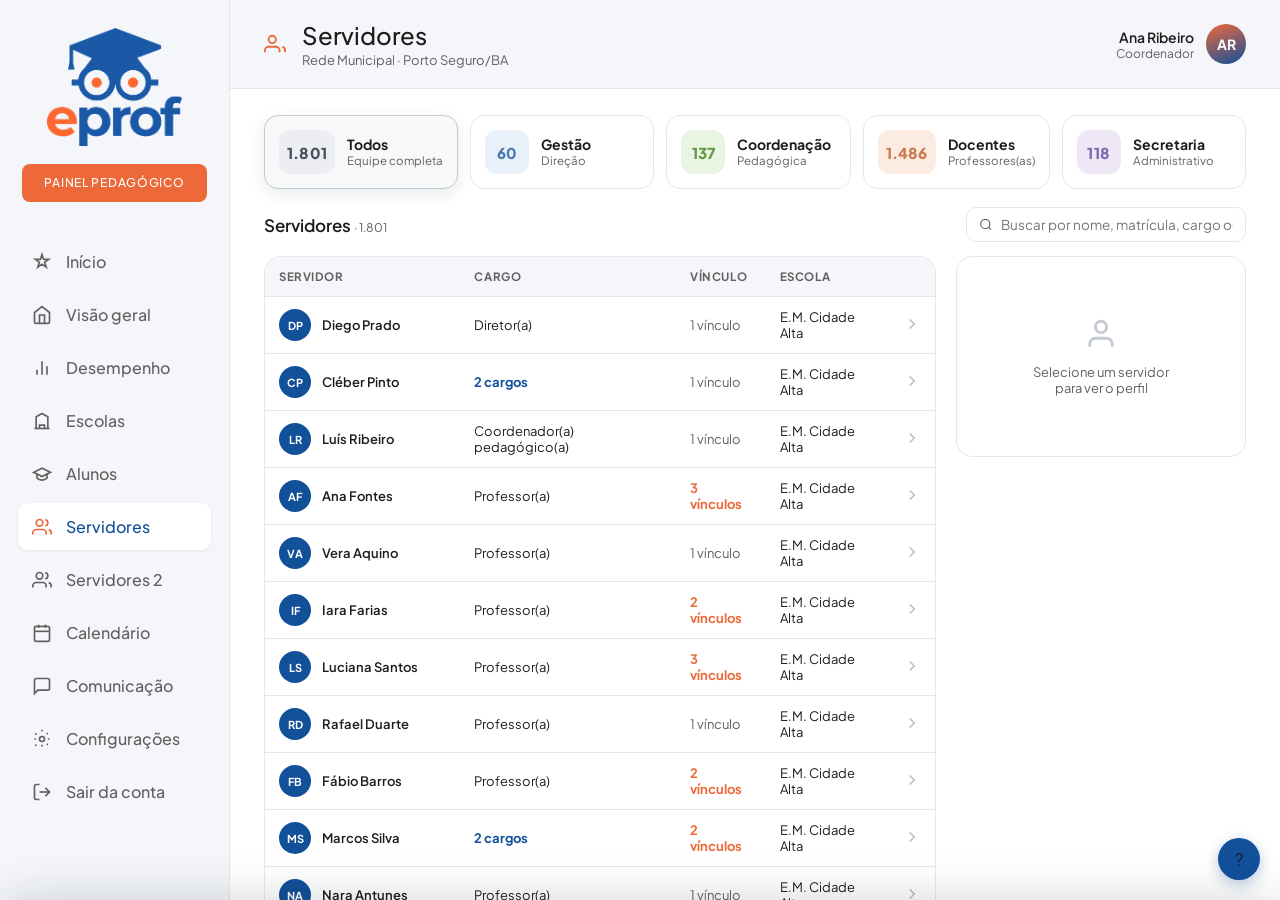
<file: horario.html>
<!DOCTYPE html>
<html lang="pt-BR">
<head>
  <meta charset="UTF-8" />
  <meta name="viewport" content="width=device-width, initial-scale=1.0" />
  <title>Painel Pedagógico — Servidores</title>
  <style>
    * { box-sizing: border-box; margin: 0; padding: 0; }
    body { font-family: 'Segoe UI', Arial, sans-serif; background: #f5f6fa; display: flex; height: 100vh; overflow: hidden; font-size: 13px; color: #333; }
    .sidebar { display: flex; flex-direction: column; }
    .sidebar-logo { display: flex; align-items: center; gap: 8px; }
    .logo-img { width: 104px; height: auto; display: block; }
    .nav { flex: 1 1 auto; }
    .nav-item { display: flex; align-items: center; gap: 10px; cursor: pointer; transition: background .15s; text-decoration: none; }
    .nav-item svg { width: 16px; height: 16px; flex-shrink: 0; }
    .logout { display: flex; align-items: center; gap: 8px; cursor: pointer; }
    .logout svg { width: 16px; height: 16px; }
    .main { flex: 1; display: flex; flex-direction: column; overflow: hidden; }
    .topbar { display: flex; align-items: center; justify-content: space-between; }
    .topbar-left { display: flex; align-items: center; gap: 10px; }
    .topbar-right { display: flex; align-items: center; gap: 10px; }
    .avatar { width: 36px; height: 36px; border-radius: 50%; display: flex; align-items: center; justify-content: center; color: #fff; font-weight: 700; font-size: 12px; }
    .user-info { text-align: right; }
    .cal-header { display: flex; align-items: center; justify-content: space-between; gap: 16px; flex-wrap: wrap; }
    .ctx-pill { display: inline-flex; align-items: center; gap: 8px; background: var(--branco); border: 1px solid var(--borda); border-radius: 10px; padding: 7px 12px; font-family: var(--font-display); font-size: 13px; font-weight: 500; color: var(--texto); }
    .ctx-pill svg { width: 15px; height: 15px; color: var(--laranja); }
    .ctx-pill select { border: none; background: none; font: inherit; color: inherit; cursor: pointer; outline: none; max-width: 260px; }
    .stamp { display: inline-flex; align-items: center; gap: 7px; font-size: 12.5px; color: var(--texto-suave); }
    .view-wrap { flex: 1; overflow-y: auto; overflow-x: hidden; background: var(--branco); }
    .content { padding: 26px 34px; }
    .section-title { font-family: var(--font-display); font-weight: 600; font-size: 17px; color: var(--texto); }
    .section-hint { font-size: 12px; color: var(--texto-suave); font-weight: 400; }
    .back-btn { display: inline-flex; align-items: center; gap: 7px; background: var(--branco); border: 1px solid var(--borda); border-radius: 10px; padding: 8px 14px; font-family: var(--font-display); font-size: 13px; font-weight: 500; color: var(--texto-suave); cursor: pointer; margin-bottom: 16px; text-decoration: none; }
    .back-btn:hover { border-color: var(--azul); color: var(--azul); }
    .back-btn svg { width: 15px; height: 15px; }
    .tbl-toolbar { display: flex; align-items: center; justify-content: space-between; gap: 12px; margin-bottom: 14px; flex-wrap: wrap; }
    .search { display: inline-flex; align-items: center; gap: 8px; background: var(--branco); border: 1px solid var(--borda); border-radius: 10px; padding: 8px 12px; min-width: 280px; }
    .search:focus-within { border-color: var(--azul); box-shadow: 0 0 0 3px rgba(18,80,154,.10); }
    .search input { border: none; outline: none; font-family: var(--font-display); font-size: 13.5px; width: 100%; color: var(--texto); background: none; }
    .search svg { width: 15px; height: 15px; color: var(--texto-suave); }
    .chip { display: inline-flex; align-items: center; gap: 6px; background: var(--laranja-bg); color: var(--laranja-escuro); border: none; border-radius: 20px; padding: 6px 12px; font-family: var(--font-display); font-size: 12.5px; font-weight: 600; cursor: pointer; }
    .tbl-wrap { background: var(--branco); border: 1px solid var(--borda); border-radius: var(--raio); overflow: hidden; }
    .tbl { width: 100%; border-collapse: collapse; }
    .tbl th { text-align: left; padding: 12px 14px; font-family: var(--font-display); font-size: 11.5px; font-weight: 700; text-transform: uppercase; letter-spacing: .05em; color: var(--texto-suave); background: var(--bg); border-bottom: 1px solid var(--borda); white-space: nowrap; }
    .tbl td { padding: 12px 14px; border-bottom: 1px solid var(--borda); font-size: 13px; color: var(--texto); vertical-align: middle; }
    .tbl tbody tr:last-child td { border-bottom: none; }
    .tbl tbody tr { cursor: pointer; }
    .tbl tbody tr:hover td { background: var(--azul-claro); }
    .cell-name { display: flex; align-items: center; gap: 11px; }
    .cell-name b { font-weight: 600; }
    .row-avatar { width: 32px; height: 32px; border-radius: 50%; background: var(--azul); color: #fff; display: inline-flex; align-items: center; justify-content: center; font-family: var(--font-display); font-weight: 700; font-size: 11px; flex-shrink: 0; }
    .muted { color: var(--texto-suave); }
    .vinc-badge { color: var(--laranja); font-family: var(--font-display); font-weight: 700; }
    .cargo-badge { color: var(--azul); font-family: var(--font-display); font-weight: 700; }
    /* segmentos de filtro por cargo */
    .seg-row { display: grid; grid-template-columns: repeat(5, 1fr); gap: 12px; margin-bottom: 18px; }
    @media (max-width: 920px){ .seg-row { grid-template-columns: repeat(3, 1fr); } }
    @media (max-width: 560px){ .seg-row { grid-template-columns: repeat(2, 1fr); } }
    .seg { display: flex; align-items: center; gap: 12px; background: var(--branco); border: 1.5px solid var(--borda); border-radius: 14px; padding: 14px; cursor: pointer; font-family: inherit; text-align: left; transition: border-color .15s, box-shadow .15s, transform .1s, background .15s; }
    .seg:hover { border-color: #cfd6df; transform: translateY(-1px); }
    .seg.on { box-shadow: 0 5px 16px rgba(15,23,32,.09); }
    .seg-badge { min-width: 44px; height: 44px; border-radius: 12px; display: flex; align-items: center; justify-content: center; font-family: var(--font-display); font-weight: 800; font-size: 15px; padding: 0 8px; flex-shrink: 0; letter-spacing: .2px; }
    .seg-txt { display: flex; flex-direction: column; line-height: 1.22; min-width: 0; }
    .seg-t { font-family: var(--font-display); font-weight: 700; font-size: 14px; color: var(--texto); }
    .seg-s { font-size: 11.5px; color: var(--texto-suave); white-space: nowrap; overflow: hidden; text-overflow: ellipsis; }
    .seg[data-g="todos"] .seg-badge { background: #ECEEF1; color: #46525E; }
    .seg[data-g="gestao"] .seg-badge { background: #E8F0FA; color: #4A77AC; }
    .seg[data-g="coord"] .seg-badge { background: #EAF4E3; color: #5F9A44; }
    .seg[data-g="docentes"] .seg-badge { background: #FBEBE1; color: #CC7A4D; }
    .seg[data-g="secretaria"] .seg-badge { background: #EEE8F6; color: #8169AC; }
    .seg.on[data-g="todos"] { border-color: #C2C8CF; background: #F7F8F9; }
    .seg.on[data-g="gestao"] { border-color: #AFC8E8; background: #F3F8FD; }
    .seg.on[data-g="coord"] { border-color: #BBDCAB; background: #F4FAF0; }
    .seg.on[data-g="docentes"] { border-color: #F1C7AE; background: #FDF5EF; }
    .seg.on[data-g="secretaria"] { border-color: #CDBDE2; background: #F7F2FC; }
    /* lista + card de perfil lateral */
    .srv-split { display: flex; gap: 20px; align-items: flex-start; }
    .srv-main { flex: 1; min-width: 0; }
    .srv-aside { width: 290px; flex-shrink: 0; position: sticky; top: 16px; }
    @media (max-width: 980px){ .srv-split { flex-direction: column; } .srv-aside { width: 100%; position: static; } }
    .tbl tbody tr.sel td { background: var(--azul-claro); }
    .pcard { background: var(--branco); border: 1px solid var(--borda); border-radius: var(--raio); padding: 20px; }
    .pcard-empty { text-align: center; color: var(--texto-suave); font-size: 13px; padding: 36px 16px; }
    .pcard-empty svg { width: 34px; height: 34px; color: #C4CBD4; margin-bottom: 10px; }
    .pcard-av { width: 60px; height: 60px; border-radius: 16px; background: var(--azul); color: #fff; display: flex; align-items: center; justify-content: center; font-family: var(--font-display); font-weight: 700; font-size: 20px; margin-bottom: 14px; }
    .pcard-name { font-family: var(--font-display); font-weight: 800; font-size: 18px; color: var(--texto); line-height: 1.2; }
    .pcard-badge { display: inline-block; margin-top: 8px; color: var(--azul); font-size: 12.5px; font-weight: 700; }
    .pcard-kv { margin: 16px 0 18px; display: grid; grid-template-columns: auto 1fr; gap: 10px 14px; font-size: 13px; }
    .pcard-kv .k { color: var(--texto-suave); }
    .pcard-kv .v { color: var(--texto); font-weight: 600; text-align: right; }
    .pcard { padding: 24px; }
    .pcard-head2 { display: flex; align-items: center; justify-content: space-between; margin-bottom: 18px; }
    .pcard-head2 .t { font-family: var(--font-display); font-weight: 700; font-size: 15px; color: var(--texto); }
    .pcard-x { border: 1px solid var(--borda); background: var(--branco); border-radius: 9px; padding: 6px; cursor: pointer; color: var(--texto-suave); display: flex; }
    .pcard-x:hover { border-color: var(--azul); color: var(--azul); }
    .pcard-av2 { width: 64px; height: 64px; border-radius: 16px; background: var(--azul); color: #fff; display: flex; align-items: center; justify-content: center; font-family: var(--font-display); font-weight: 800; font-size: 22px; flex-shrink: 0; }
    .pc-top { display: flex; gap: 14px; align-items: center; margin-bottom: 16px; }
    .pc-name { font-family: var(--font-display); font-weight: 800; font-size: 18px; color: var(--texto); line-height: 1.2; }
    .pc-kv { display: grid; grid-template-columns: auto 1fr; gap: 10px 14px; font-size: 13px; margin: 0 0 4px; padding-bottom: 16px; border-bottom: 1px solid var(--borda); }
    .pc-kv .k { color: var(--texto-suave); }
    .pc-kv .v { color: var(--texto); font-weight: 600; text-align: right; }
    .pc-sec-t { font-size: 13px; font-weight: 700; color: var(--texto); margin: 18px 0 12px; display: flex; align-items: center; justify-content: space-between; }
    .vinc-pill-on { background: var(--azul-claro); color: var(--azul); border-radius: 20px; padding: 3px 11px; font-size: 12px; font-weight: 700; white-space: nowrap; }
    .vp-card { display: flex; gap: 12px; align-items: flex-start; border: 1px solid var(--borda); border-radius: 12px; padding: 13px; margin-bottom: 9px; }
    .vp-ic { width: 40px; height: 40px; border-radius: 10px; background: var(--azul-claro); color: var(--azul); display: flex; align-items: center; justify-content: center; flex-shrink: 0; }
    .vp-nome { font-weight: 700; font-size: 13.5px; color: var(--texto); }
    .vp-cargo { font-size: 12px; color: var(--texto); margin-top: 1px; }
    .vp-turmas { font-size: 11.5px; color: var(--texto-suave); margin-top: 3px; }
    .vp-plus { background: var(--azul-claro); color: var(--azul); border-radius: 20px; padding: 1px 8px; font-size: 11px; font-weight: 700; vertical-align: middle; }
    .pcard-btn { display: flex; align-items: center; justify-content: center; gap: 8px; width: 100%; border-radius: 10px; padding: 11px; font-family: var(--font-display); font-weight: 700; font-size: 13.5px; cursor: pointer; border: none; }
    .pcard-btn svg { width: 16px; height: 16px; }
    .pcard-btn.prim { background: var(--laranja); color: #fff; }
    .pcard-btn.prim:hover { background: #d85a2c; }
    .pcard-btn.ghost { background: var(--branco); color: var(--texto); border: 1px solid var(--borda); margin-top: 9px; }
    .pcard-btn.ghost:hover { border-color: var(--azul); color: var(--azul); }
    .pcard { padding: 24px; }
    .pcard-av { width: 72px; height: 72px; border-radius: 18px; font-size: 24px; margin-bottom: 16px; }
    .pcard-name { font-size: 20px; }
    .pcard-sec { margin-bottom: 16px; }
    .pcard-sec-t { font-size: 11px; font-weight: 700; letter-spacing: .4px; text-transform: uppercase; color: var(--texto-suave); margin-bottom: 8px; }
    .pcard-chips { display: flex; flex-wrap: wrap; gap: 6px; }
    .pcard-chip { background: var(--azul-claro); color: var(--azul); font-size: 11.5px; font-weight: 600; padding: 4px 10px; border-radius: 8px; }
    .ra-stats { display: flex; gap: 8px; margin-bottom: 12px; }
    .ra-stat { flex: 1; background: var(--bg); border: 1px solid var(--borda); border-radius: 10px; padding: 9px 6px; text-align: center; }
    .ra-n { display: block; font-family: var(--font-display); font-weight: 800; font-size: 19px; color: var(--texto); }
    .ra-l { font-size: 10.5px; color: var(--texto-suave); }
    .ra-bar { height: 8px; background: #EAECF0; border-radius: 5px; overflow: hidden; }
    .ra-fill { height: 100%; background: #2E8B00; border-radius: 5px; }
    .ra-cap { font-size: 11.5px; color: var(--texto-suave); margin-top: 7px; }
    /* perfil completo do professor (igual à ficha) */
    .pdisc-grid { display: grid; grid-template-columns: repeat(3, 1fr); gap: 8px; }
    @media (max-width: 760px){ .pdisc-grid { grid-template-columns: repeat(2, 1fr); } }
    .pdisc { display: flex; align-items: center; gap: 8px; padding: 9px 11px; border-radius: 10px; font-size: 11.5px; font-weight: 600; border: 1px solid; line-height: 1.15; }
    .pdisc.on { color: var(--c); background: var(--cbg); border-color: var(--c); }
    .pdisc.off { color: #C2C8D0; background: transparent; border-color: var(--borda); }
    .pdisc .pdi { display: flex; flex-shrink: 0; }
    .aula-cards { display: grid; grid-template-columns: repeat(3, 1fr); gap: 14px; }
    @media (max-width: 760px){ .aula-cards { grid-template-columns: 1fr; } }
    .aula-card { background: var(--branco); border: 1px solid var(--borda); border-top: 3px solid var(--azul); border-radius: 12px; padding: 16px; }
    .aula-top { display: flex; align-items: center; gap: 8px; }
    .aula-dot { width: 10px; height: 10px; border-radius: 3px; flex-shrink: 0; }
    .aula-lbl { font-size: 12px; color: var(--texto-suave); font-weight: 700; }
    .aula-val { font-family: var(--font-display); font-weight: 800; font-size: 26px; margin-top: 12px; line-height: 1; }

    .overlay { position: fixed; inset: 0; background: rgba(15,23,32,.45); opacity: 0; pointer-events: none; transition: opacity .2s; z-index: 40; }
    .overlay.open { opacity: 1; pointer-events: auto; }
    .sp { position: fixed; left: 0; right: 0; bottom: 0; top: auto; width: 100%; max-width: 100%; height: 92vh; background: var(--branco); border-top: 1px solid var(--borda); border-radius: 22px 22px 0 0; box-shadow: 0 -14px 50px rgba(15,23,32,.2); transform: translateY(102%); transition: transform .3s cubic-bezier(.2,.75,.3,1); z-index: 41; display: flex; flex-direction: column; }
    .sp.narrow { width: 100%; }
    .sp.open { transform: translateY(0); }
    .sp-topbar { border-radius: 22px 22px 0 0; }
    .sp-body { box-sizing: border-box; }
    .sp-topbar { display: flex; align-items: center; justify-content: space-between; padding: 16px 22px; border-bottom: 1px solid var(--borda); background: var(--bg); }
    .sp-topbar .t { font-family: var(--font-display); font-weight: 600; font-size: 15px; color: var(--texto); }
    .sp-close { border: 1px solid var(--borda); background: var(--branco); border-radius: 8px; cursor: pointer; color: var(--texto-suave); padding: 7px; display: flex; }
    .sp-close:hover { border-color: var(--azul); color: var(--azul); }
    .sp-close svg { width: 16px; height: 16px; }
    .sp-body { padding: 20px; overflow-y: auto; flex: 1; display: grid; grid-template-columns: 1fr 1fr; gap: 16px; align-content: start; }
    @media (max-width: 760px){ .sp-body { grid-template-columns: 1fr; } }
    .card { background: var(--bg); border: 1px solid var(--borda); border-radius: var(--raio); padding: 18px; }
    .sv-kpis { display: grid; grid-template-columns: repeat(3, 1fr); gap: 14px; margin-bottom: 20px; }
    @media (max-width: 760px){ .sv-kpis { grid-template-columns: 1fr; } }
    .sv-kpi { background: var(--branco); border: 1px solid var(--borda); border-radius: var(--raio); padding: 16px 18px; display: flex; align-items: center; justify-content: space-between; gap: 14px; }
    .sv-kpi-l { display: flex; align-items: center; gap: 13px; min-width: 0; }
    .sv-kpi-ic { width: 42px; height: 42px; border-radius: 11px; display: flex; align-items: center; justify-content: center; flex-shrink: 0; }
    .sv-kpi-ic svg { width: 21px; height: 21px; }
    .sv-kpi-lbl { font-family: var(--font-display); font-size: 13px; font-weight: 500; color: var(--texto-suave); }
    .sv-kpi-val { font-family: var(--font-display); font-weight: 800; font-size: 30px; color: var(--laranja); line-height: 1; white-space: nowrap; }
    .pager { display: flex; align-items: center; justify-content: space-between; gap: 12px; margin-top: 14px; flex-wrap: wrap; }
    .pager-info { font-size: 12.5px; color: var(--texto-suave); }
    .pager-ctrls { display: flex; align-items: center; gap: 8px; }
    .pg-btn { border: 1px solid var(--borda); background: var(--branco); border-radius: 8px; padding: 7px 12px; font-family: var(--font-display); font-size: 13px; font-weight: 600; color: var(--texto); cursor: pointer; display: inline-flex; align-items: center; gap: 6px; }
    .pg-btn:hover:not(:disabled) { border-color: var(--azul); color: var(--azul); }
    .pg-btn:disabled { opacity: .45; cursor: default; }
    .pg-btn svg { width: 14px; height: 14px; }
    .pg-pos { font-family: var(--font-display); font-size: 13px; font-weight: 600; color: var(--texto); }
    .prof-head { display: flex; align-items: center; gap: 14px; margin-bottom: 16px; }
    .prof-av { width: 58px; height: 58px; border-radius: 50%; background: var(--azul); color: #fff; display: flex; align-items: center; justify-content: center; font-family: var(--font-display); font-weight: 800; font-size: 20px; flex-shrink: 0; }
    .prof-name { font-family: var(--font-display); font-weight: 700; font-size: 19px; color: var(--texto); }
    .prof-sub { font-size: 12.5px; color: var(--texto-suave); margin-top: 2px; }
    .prof-kv { display: grid; grid-template-columns: 22px auto; gap: 10px 8px; align-items: center; font-size: 13px; margin-top: 4px; }
    .prof-kv svg { width: 15px; height: 15px; color: var(--texto-suave); }
    .prof-kv .k { color: var(--texto-suave); }
    .prof-kv .kline { grid-column: 1 / -1; display: grid; grid-template-columns: 22px 90px 1fr; gap: 8px; align-items: center; }
    .status-track { height: 8px; border-radius: 4px; background: #ECEFF4; overflow: hidden; flex: 1; }
    .atua { margin-top: 14px; padding-top: 14px; border-top: 1px solid var(--borda); display: flex; align-items: center; gap: 8px; flex-wrap: wrap; }
    .atua-lbl { font-family: var(--font-display); font-size: 11px; font-weight: 700; text-transform: uppercase; letter-spacing: .05em; color: var(--texto-suave); }
    .etapa { border-radius: 20px; padding: 6px 14px; font-family: var(--font-display); font-size: 12.5px; font-weight: 600; border: 1px solid var(--borda); background: var(--branco); color: var(--texto); }
    .etapa.on-laranja { background: var(--laranja-bg); color: var(--laranja-escuro); border-color: #F3D2C0; }
    .etapa.on-azul { background: var(--azul-claro); color: var(--azul); border-color: #C8DCF3; }
    .etapa.on-verde { background: var(--verde-bg); color: #2E8B00; border-color: #BCE6A8; }
    .etapa.on-roxo { background: #EFEAF7; color: #6B3FA0; border-color: #DCD0EC; }
    .disc-grid { display: flex; flex-wrap: wrap; gap: 8px; }
    .disc { display: inline-flex; align-items: center; gap: 8px; border: 1px solid var(--borda); border-radius: 10px; padding: 8px 12px 8px 8px; background: var(--branco); font-size: 12px; font-weight: 600; color: var(--texto); }
    .disc .di { width: 26px; height: 26px; border-radius: 8px; display: flex; align-items: center; justify-content: center; background: #F0F2F6; color: #C2C7CE; flex-shrink: 0; }
    .disc .di svg { width: 15px; height: 15px; }
    .disc.on { color: var(--texto); border-color: var(--c); }
    .disc.on .di { background: var(--cbg); color: var(--c); }
    .mini-tbl { width: 100%; border-collapse: collapse; }
    .mini-tbl th { text-align: left; padding: 8px 6px; font-family: var(--font-display); font-size: 10.5px; font-weight: 700; text-transform: uppercase; letter-spacing: .04em; color: var(--texto-suave); border-bottom: 1px solid var(--borda); }
    .mini-tbl td { padding: 11px 6px; border-bottom: 1px solid var(--borda); font-size: 12.5px; }
    .mini-tbl tr:last-child td { border-bottom: none; }
    .eye { border: none; background: none; cursor: pointer; color: var(--laranja); padding: 6px; border-radius: 8px; display: inline-flex; align-items: center; }
    .eye:hover { color: var(--laranja-escuro); background: var(--laranja-bg); }
    .eye svg { width: 18px; height: 18px; }
    .empty { text-align: center; padding: 30px 10px; color: var(--texto-suave); }
    .empty svg { width: 38px; height: 38px; color: #C7CDD4; margin-bottom: 10px; }
    .sp-foot { padding: 12px 20px; border-top: 1px solid var(--borda); background: var(--bg); font-size: 11px; color: var(--texto-suave); line-height: 1.5; }
    .sp-foot svg { width: 13px; height: 13px; vertical-align: -2px; margin-right: 4px; }
    .sp-tabs { display: flex; gap: 4px; padding: 0 20px; border-bottom: 1px solid var(--borda); }
    .sp-tab { padding: 12px 16px; border: none; background: none; border-bottom: 3px solid transparent; margin-bottom: -1px; font-family: var(--font-display); font-size: 13.5px; font-weight: 500; color: var(--texto-suave); cursor: pointer; }
    .sp-tab:hover { color: var(--texto); }
    .sp-tab.active { color: var(--laranja); border-bottom-color: var(--laranja); font-weight: 700; }
    .sp-simple { padding: 20px; overflow-y: auto; flex: 1; display: flex; flex-direction: column; gap: 12px; }
    .b-cargo { background: var(--verde-bg); color: #2E8B00; }
    .tabpane { display: flex; flex-direction: column; gap: 12px; }
    .tabpane[hidden] { display: none; }
    .fcard { background: var(--bg); border: 1px solid var(--borda); border-radius: var(--raio-sm); padding: 14px 16px; }
    .flabel { font-family: var(--font-display); font-size: 11px; font-weight: 700; text-transform: uppercase; letter-spacing: .05em; color: var(--texto-suave); margin-bottom: 6px; }
    .fval { font-size: 14px; color: var(--texto); font-weight: 500; }
    .fval.empty { color: #B9BEC6; padding: 0; text-align: left; }
    .vinc-card { display: flex; align-items: center; gap: 12px; background: var(--bg); border: 1px solid var(--borda); border-radius: var(--raio-sm); padding: 12px 14px; }
    .vinc-ic { width: 34px; height: 34px; border-radius: 9px; background: var(--azul-claro); color: var(--azul); display: flex; align-items: center; justify-content: center; flex-shrink: 0; }
    .vinc-nome { font-size: 13px; font-weight: 500; color: var(--texto); flex: 1; }
    .vinc-cargo { font-size: 11.5px; font-weight: 600; color: var(--laranja-escuro); background: var(--laranja-bg); border-radius: 20px; padding: 4px 12px; white-space: nowrap; }
    .vinc-cargos { display: flex; gap: 6px; flex-wrap: wrap; justify-content: flex-end; }
    .badge { border-radius: 20px; font-family: var(--font-display); font-weight: 600; font-size: 11px; padding: 3px 11px; display: inline-block; white-space: nowrap; }
    .b-exercicio { background: var(--verde-bg); color: #2E8B00; }
    .b-licenca { background: #FDF3D9; color: var(--ambar-escuro); }
    .b-afastado { background: #FDE9E9; color: var(--vermelho); }
    .b-cedido { background: var(--azul-claro); color: var(--azul); }
    .help-btn { position: fixed; bottom: 20px; right: 20px; width: 36px; height: 36px; border-radius: 50%; display: flex; align-items: center; justify-content: center; cursor: pointer; }
    ::-webkit-scrollbar { width: 8px; height: 8px; }
  </style>
  <link rel="stylesheet" href="theme.css" />
</head>
<body>

<aside class="sidebar">
  <div class="sidebar-logo">
    <img src="logo.png" alt="Rede Municipal" class="logo-img" />
    <span class="portal-tag">Painel Pedagógico</span>
  </div>
  <nav class="nav">
    <a href="inicio2.html" class="nav-item"><svg viewBox="0 0 24 24" fill="none" stroke="currentColor" stroke-width="2"><path d="M12 3l1.9 5.8H20l-4.9 3.6 1.9 5.8L12 14.6 7 18.2l1.9-5.8L4 8.8h6.1z"/></svg> Início</a>
    <a href="index.html" class="nav-item"><svg viewBox="0 0 24 24" fill="none" stroke="currentColor" stroke-width="2"><path d="M3 9l9-7 9 7v11a2 2 0 01-2 2H5a2 2 0 01-2-2z"/><polyline points="9 22 9 12 15 12 15 22"/></svg> Visão geral</a>
    <a href="indices.html" class="nav-item"><svg viewBox="0 0 24 24" fill="none" stroke="currentColor" stroke-width="2"><line x1="18" y1="20" x2="18" y2="10"/><line x1="12" y1="20" x2="12" y2="4"/><line x1="6" y1="20" x2="6" y2="14"/></svg> Desempenho</a>
    <a href="turmas.html" class="nav-item"><svg viewBox="0 0 24 24" fill="none" stroke="currentColor" stroke-width="2"><path d="M3 21h18"/><path d="M5 21V7l7-4 7 4v14"/><path d="M9 21v-4h6v4"/><path d="M9 10h.01M15 10h.01"/></svg> Escolas</a>
    <a href="alunos.html" class="nav-item"><svg viewBox="0 0 24 24" fill="none" stroke="currentColor" stroke-width="2"><path d="M22 10L12 5 2 10l10 5 10-5z"/><path d="M6 12v5c3 3 9 3 12 0v-5"/></svg> Alunos</a>
    <a href="horario.html" class="nav-item active"><svg viewBox="0 0 24 24" fill="none" stroke="currentColor" stroke-width="2"><path d="M17 21v-2a4 4 0 00-4-4H5a4 4 0 00-4 4v2"/><circle cx="9" cy="7" r="4"/><path d="M23 21v-2a4 4 0 00-3-3.87"/><path d="M16 3.13a4 4 0 010 7.75"/></svg> Servidores</a>
    <a href="servidores2.html" class="nav-item"><svg viewBox="0 0 24 24" fill="none" stroke="currentColor" stroke-width="2"><path d="M17 21v-2a4 4 0 00-4-4H5a4 4 0 00-4 4v2"/><circle cx="9" cy="7" r="4"/><path d="M23 21v-2a4 4 0 00-3-3.87"/><path d="M16 3.13a4 4 0 010 7.75"/></svg> Servidores 2</a>
    <a href="calendario.html" class="nav-item"><svg viewBox="0 0 24 24" fill="none" stroke="currentColor" stroke-width="2"><rect x="3" y="4" width="18" height="18" rx="2"/><line x1="16" y1="2" x2="16" y2="6"/><line x1="8" y1="2" x2="8" y2="6"/><line x1="3" y1="10" x2="21" y2="10"/></svg> Calendário</a>
    <a href="comunicacao.html" class="nav-item"><svg viewBox="0 0 24 24" fill="none" stroke="currentColor" stroke-width="2"><path d="M21 15a2 2 0 01-2 2H7l-4 4V5a2 2 0 012-2h14a2 2 0 012 2z"/></svg> Comunicação</a>
    <div class="nav-item"><svg viewBox="0 0 24 24" fill="none" stroke="currentColor" stroke-width="2"><circle cx="12" cy="12" r="3"/><path d="M19.07 4.93l-1.41 1.41M5.34 5.34L3.93 6.75M21 12h-2M5 12H3M19.07 19.07l-1.41-1.41M5.34 18.66l-1.41 1.41M12 19v2M12 3V1"/></svg> Configurações</div>
  </nav>
  <div class="sidebar-bottom">
    <div class="logout"><svg viewBox="0 0 24 24" fill="none" stroke="currentColor" stroke-width="2"><path d="M9 21H5a2 2 0 01-2-2V5a2 2 0 012-2h4"/><polyline points="16 17 21 12 16 7"/><line x1="21" y1="12" x2="9" y2="12"/></svg> Sair da conta</div>
  </div>
</aside>

<div class="main">
  <div class="topbar">
    <div class="topbar-left">
      <svg class="page-icon" width="22" height="22" viewBox="0 0 24 24" fill="none" stroke="#f26522" stroke-width="2"><path d="M17 21v-2a4 4 0 00-4-4H5a4 4 0 00-4 4v2"/><circle cx="9" cy="7" r="4"/><path d="M23 21v-2a4 4 0 00-3-3.87"/></svg>
      <div><div class="topbar-title">Servidores</div><div class="topbar-sub" id="pageSub">Rede Municipal de Ensino · Porto Seguro/BA</div></div>
    </div>
    <div class="topbar-right">
      <div class="user-info"><div class="user-name">Ana Ribeiro</div><div class="user-role">Secretaria de Educação</div></div>
      <div class="avatar">AR</div>
    </div>
  </div>


  <div class="view-wrap">
    <div class="content">
      <a class="back-btn" id="backEscola" style="display:none"></a>


      <div class="seg-row" id="srvCards"></div>

      <div class="tbl-toolbar">
        <div class="section-title" id="listTitle">Servidores</div>
        <div style="display:flex; gap:10px; align-items:center; flex-wrap:wrap;">
          <label class="search"><svg viewBox="0 0 24 24" fill="none" stroke="currentColor" stroke-width="2"><circle cx="11" cy="11" r="8"/><line x1="21" y1="21" x2="16.65" y2="16.65"/></svg>
            <input type="text" id="busca" placeholder="Buscar por nome, matrícula, cargo ou escola" oninput="onBusca()" aria-label="Buscar" /></label>
          <button class="chip" id="chipCargo" style="display:none" onclick="limparCargo()"></button>
        </div>
      </div>
      <div class="srv-split">
        <div class="srv-main">
          <div class="tbl-wrap"><table class="tbl">
            <thead><tr><th>Servidor</th><th>Cargo</th><th>Vínculo</th><th>Escola</th><th></th></tr></thead>
            <tbody id="listBody"></tbody>
          </table></div>
          <div class="pager">
            <span class="pager-info" id="pagerInfo"></span>
            <div class="pager-ctrls">
              <button class="pg-btn" id="btnPrev" onclick="irPagina(-1)"><svg viewBox="0 0 24 24" fill="none" stroke="currentColor" stroke-width="2"><polyline points="15 18 9 12 15 6"/></svg> Anterior</button>
              <span class="pg-pos" id="pgPos"></span>
              <button class="pg-btn" id="btnNext" onclick="irPagina(1)">Próxima <svg viewBox="0 0 24 24" fill="none" stroke="currentColor" stroke-width="2"><polyline points="9 18 15 12 9 6"/></svg></button>
            </div>
          </div>
          <div class="section-hint" style="margin-top:12px;">Nenhum aluno é identificado neste painel. Origem: Folha/RH da prefeitura.</div>
        </div>
        <aside class="srv-aside"><div class="pcard" id="srvPerfil"></div></aside>
      </div>
    </div>
  </div>
</div>

<div class="overlay" id="overlay" onclick="fechar()"></div>
<aside class="sp" id="sp" role="dialog" aria-modal="true" aria-labelledby="spName" tabindex="-1"></aside>
<div class="help-btn">?</div>

<script src="perfil.js"></script>
<script>
const iniciais = n => n.split(/\s+/).filter(Boolean).slice(0,2).map(p=>p[0]).join('').toUpperCase();
const svgP = (p,c=16) => `<svg viewBox="0 0 24 24" width="${c}" height="${c}" fill="none" stroke="currentColor" stroke-width="2">${p}</svg>`;
const pad2 = n => String(n).padStart(2,'0');
const ETAPAS_ALL = [ { nome:'Ed. Infantil', cor:'verde' }, { nome:'Fundamental I', cor:'laranja' }, { nome:'Fundamental II', cor:'azul' }, { nome:'EJA I', cor:'roxo' }, { nome:'EJA II', cor:'roxo' } ];
const DISC_ALL = [
  { nome:'Agroecologia', c:'#2E8B00', bg:'#D8F3CC', ic:'<path d="M11 20A7 7 0 019 6c4 0 6 3 6 3s-1 11-4 11z"/><path d="M11 20c0-4 2-8 5-10"/>' },
  { nome:'Arte', c:'#D6409F', bg:'#F7E4F1', ic:'<circle cx="13.5" cy="6.5" r="1.5"/><circle cx="17.5" cy="10.5" r="1.5"/><circle cx="8.5" cy="7.5" r="1.5"/><circle cx="6.5" cy="12.5" r="1.5"/><path d="M12 2a10 10 0 000 20 2 2 0 002-2 2 2 0 011.8-2H18a4 4 0 004-4 10 10 0 00-10-10z"/>' },
  { nome:'Ciências', c:'#12509A', bg:'#EAF1FA', ic:'<path d="M9 2v6l-5 9a2 2 0 002 3h12a2 2 0 002-3l-5-9V2"/><line x1="8" y1="2" x2="16" y2="2"/>' },
  { nome:'Diversidade Afro e Indígena', c:'#ED6939', bg:'#FDEEE8', ic:'<circle cx="12" cy="8" r="4"/><path d="M4 21a8 8 0 0116 0"/>' },
  { nome:'Educação Física', c:'#ED6939', bg:'#FDEEE8', ic:'<circle cx="12" cy="5" r="2"/><path d="M12 7v6l-3 8M12 13l3 8M6 10l6-2 6 2"/>' },
  { nome:'Ensino Religioso', c:'#B5790F', bg:'#FDF3D9', ic:'<path d="M12 2v20M6 8h12"/>' },
  { nome:'Geografia', c:'#12509A', bg:'#EAF1FA', ic:'<circle cx="12" cy="12" r="10"/><path d="M2 12h20M12 2a15 15 0 010 20 15 15 0 010-20z"/>' },
  { nome:'Leitura e Produção de Texto', c:'#6B3FA0', bg:'#EFEAF7', ic:'<path d="M4 19V5a2 2 0 012-2h11l3 3v13a2 2 0 01-2 2H6a2 2 0 01-2-2z"/><line x1="8" y1="8" x2="15" y2="8"/><line x1="8" y1="12" x2="15" y2="12"/>' },
  { nome:'História', c:'#B5790F', bg:'#FDF3D9', ic:'<circle cx="12" cy="12" r="9"/><polyline points="12 7 12 12 15 14"/>' },
  { nome:'História de Porto Seguro', c:'#B5790F', bg:'#FDF3D9', ic:'<path d="M3 21h18M6 21V8l6-4 6 4v13"/><path d="M10 21v-5h4v5"/>' },
  { nome:'Língua Inglesa', c:'#12509A', bg:'#EAF1FA', ic:'<circle cx="12" cy="12" r="10"/><path d="M2 12h20"/>' },
  { nome:'Língua Portuguesa', c:'#ED6939', bg:'#FDEEE8', ic:'<path d="M4 19.5A2.5 2.5 0 016.5 17H20"/><path d="M6.5 2H20v20H6.5A2.5 2.5 0 014 19.5v-15A2.5 2.5 0 016.5 2z"/>' },
  { nome:'Matemática', c:'#3DC200', bg:'#D8F3CC', ic:'<rect x="3" y="3" width="18" height="18" rx="2"/><line x1="8" y1="8" x2="16" y2="8"/><line x1="8" y1="12" x2="16" y2="12"/><line x1="8" y1="16" x2="12" y2="16"/>' },
];
const SIT_LBL = { exercicio:'Em exercício', licenca:'Licença', afastado:'Afastado', cedido:'Cedido' };

const NOMES_ESC = [
'E.M. Cidade Alta','E.M. Baianão','E.M. Frei Calixto','CMEI Estrela do Mar',"E.M. Arraial d'Ajuda",'E.M. Trancoso','E.M. Vera Cruz','E.M. Pindorama','CMEI Primeiros Passos','E.M. Coroa Vermelha',
'E.M. Caraíva','E.M. Vale do Jequitibá','E.M. Mundaí','E.M. Taperapuã','E.M. Cambolo','CMEI Girassol','E.M. Juçara','E.M. Mirante','E.M. Itaquena','E.M. Guaiú',
'E.M. Nova Brasília','E.M. Parque Ecológico','CMEI Pequeno Príncipe','E.M. Fontana','E.M. Alto do Mercado','E.M. Gruta Azul','E.M. Ponta Grande','E.M. Rio da Prata','E.M. Vale Verde','CMEI Semente do Saber',
'E.M. Monte Pascoal','E.M. Pataxó','E.M. Aldeia Jaqueira','E.M. Barra Velha','E.M. Corumbau','E.M. Km 40','E.M. Santo André','E.M. Santa Cruz','E.M. Outeiro','E.M. Recife de Fora',
'CMEI Arco-Íris','E.M. Vila de Trancoso','E.M. Nova Aliança','E.M. José de Anchieta','E.M. Pero Vaz','E.M. Tancredo Neves','E.M. Paulo Freire','E.M. Anísio Teixeira','CMEI Mundo Encantado','E.M. Castro Alves',
'E.M. Rui Barbosa','E.M. Cecília Meireles','E.M. Monteiro Lobato','E.M. Darcy Ribeiro','E.M. Zumbi dos Palmares','E.M. Chico Mendes','CMEI Vovó Maria','E.M. Nova Alegria','E.M. Boa Esperança','E.M. Campo Verde'
];
const ESCOLAS = {}; NOMES_ESC.forEach((n,i)=> ESCOLAS[String(31097401+i)] = n);

const FIRST = ['Ana','Bruno','Carla','Diego','Elaine','Fábio','Gisele','Hugo','Iara','João','Karla','Luís','Marta','Nara','Otávio','Paula','Rafael','Sônia','Tiago','Vera','Wesley','Yara','Cléber','Zélia','Marcos','Priscila','Anderson','Luciana','Fernanda','Roberto'];
const LAST = ['Silva','Souza','Oliveira','Santos','Rocha','Fontes','Melo','Prado','Carvalho','Barros','Nunes','Alves','Farias','Menezes','Ribeiro','Gomes','Antunes','Castro','Duarte','Teles','Aquino','Vasconcelos','Andrade','Pinto'];
const DISC_POOL = DISC_ALL.map(d=>d.nome);
const TURMA_POOL = ['1º ANO A','2º ANO A','3º ANO A','4º ANO B','5º ANO A','6º ANO A','7º ANO B','8º ANO A','9º ANO A'];
const VINCULOS = ['efetivo','efetivo','contrato','designado'];

function gerarEquipe(inep){
  const nomeEsc = ESCOLAS[inep] || ''; const cmei = nomeEsc.startsWith('CMEI');
  const base = parseInt(inep.slice(-3)); const rr = k => ((base*9301 + k*49297) % 233280) / 233280;
  const team = []; let idx = 0;
  const add = (grupo, cargo, opts={}) => {
    const nome = FIRST[Math.floor(rr(100+idx*3)*FIRST.length)] + ' ' + LAST[Math.floor(rr(101+idx*3)*LAST.length)];
    const sr = rr(102+idx*3);
    const situacao = sr>0.94 ? 'cedido' : sr>0.9 ? 'afastado' : sr>0.85 ? 'licenca' : 'exercicio';
    const detalhe = situacao==='licenca'?'Licença maternidade':situacao==='afastado'?'Afastamento para tratamento de saúde':situacao==='cedido'?'Cedido à Secretaria':null;
    const carga = grupo==='Professores' ? [20,40][Math.floor(rr(103+idx*3)*2)] : 40;
    const acesso = rr(105+idx*3)>0.22 ? pad2(1+Math.floor(rr(106+idx*3)*27))+'/07/2026' : 'nunca';
    const myIdx = parseInt(inep) - 31097401;
    const cargos = [cargo];
    if (rr(110+idx*3) > 0.86) cargos.push(cargo.includes('Professor') ? 'Coordenador(a) pedagógico(a)' : 'Professor(a)');
    const lotacoes = [{ escola: nomeEsc, cargos }];
    const multiChance = grupo==='Professores' ? 0.5 : 0.85;
    if (rr(108+idx*3) > multiChance){ const extra = rr(109+idx*3) > 0.82 ? 2 : 1; for(let k=0;k<extra;k++){ let j = Math.floor(rr(120+idx*3+k)*60); if(j===myIdx) j=(j+1)%60; lotacoes.push({ escola: ESCOLAS[String(31097401+j)]||nomeEsc, cargos:[cargo] }); } }
    const vinculos = lotacoes.length;
    const ncargos = new Set(lotacoes.flatMap(l=>l.cargos)).size;
    team.push({ m: inep.slice(2)+pad2(idx), nome, cargo, grupo, vinculo: VINCULOS[Math.floor(rr(107+idx*3)*4)], carga, situacao, detalhe, acesso, escola: inep, lotacoes, vinculos, ncargos, etapas:[], disc:[], turmas:[], ocor:[], ...opts });
    idx++;
  };
  add('Direção','Diretor(a)');
  const nc = cmei ? 1 : 2 + Math.floor(rr(1)*2); for(let i=0;i<nc;i++) add('Coordenação','Coordenador(a) pedagógico(a)');
  const np = cmei ? 8 + Math.floor(rr(2)*8) : 16 + Math.floor(rr(2)*22);
  for(let i=0;i<np;i++){
    const d = DISC_POOL[Math.floor(rr(300+i)*DISC_POOL.length)];
    const etapa = cmei ? 'Ed. Infantil' : (rr(320+i)>0.5 ? 'Fundamental I' : 'Fundamental II');
    const nt = 1 + Math.floor(rr(340+i)*2);
    const turmas = Array.from({length:nt}, (_,k)=>({ t: TURMA_POOL[Math.floor(rr(360+i*2+k)*TURMA_POOL.length)], n: etapa, turno: rr(380+i+k)>0.5?'Matutino':'Vespertino' }));
    const ocor = rr(400+i)>0.86 ? [{ t: turmas[0].t, tipo:'Infrequência', data: pad2(1+Math.floor(rr(410+i)*27))+'/07/2026' }] : [];
    add('Professores', 'Professor(a)', { etapas:[etapa], disc:[d], turmas, ocor });
  }
  add('Secretaria','Secretário(a) escolar');
  if(!cmei || rr(3)>0.4) add('Secretaria','Auxiliar de secretaria');
  return team;
}

const params = new URLSearchParams(location.search);
const ESCOPO = (window.inepsEmEscopo ? window.inepsEmEscopo() : null);
const inScope = i => !ESCOPO || ESCOPO.has(i);
let filtroCargo = params.get('cargo') || '';
// Rede inteira (no escopo do perfil): junta a equipe de todas as escolas
let SERVIDORES = [];
Object.keys(ESCOLAS).filter(inScope).forEach(inep => { SERVIDORES = SERVIDORES.concat(gerarEquipe(inep)); });

const VINC_LBL = { efetivo:'Efetivo', contrato:'Contratado', designado:'Designado' };
document.getElementById('pageSub').textContent = 'Rede Municipal · Porto Seguro/BA';

const GRP_OF = s => s.grupo==='Direção' ? 'gestao' : s.grupo==='Coordenação' ? 'coord' : s.grupo==='Professores' ? 'docentes' : 'secretaria';
const GRP_LBL = { gestao:'Gestão', coord:'Coordenação', docentes:'Docentes', secretaria:'Secretaria' };
// normaliza valor vindo da URL (?cargo=) para a chave de grupo
if(filtroCargo && !GRP_LBL[filtroCargo]){ filtroCargo = ({'Direção':'gestao','Coordenação':'coord','Professores':'docentes','Secretaria':'secretaria'})[filtroCargo] || ''; }
const SEGS = [
  { g:'todos', t:'Todos', s:'Equipe completa' },
  { g:'gestao', t:'Gestão', s:'Direção' },
  { g:'coord', t:'Coordenação', s:'Pedagógica' },
  { g:'docentes', t:'Docentes', s:'Professores(as)' },
  { g:'secretaria', t:'Secretaria', s:'Administrativo' },
];
function renderSrvCards(){
  const cont = { gestao:0, coord:0, docentes:0, secretaria:0 };
  SERVIDORES.forEach(s=>cont[GRP_OF(s)]++);
  const num = g => g==='todos' ? SERVIDORES.length : (cont[g]||0);
  const seg = o => { const on = (o.g==='todos') ? !filtroCargo : filtroCargo===o.g; return `<button type="button" class="seg${on?' on':''}" data-g="${o.g}" onclick="selSeg('${o.g}')"><span class="seg-badge">${num(o.g).toLocaleString('pt-BR')}</span><span class="seg-txt"><span class="seg-t">${o.t}</span><span class="seg-s">${o.s}</span></span></button>`; };
  document.getElementById('srvCards').innerHTML = SEGS.map(seg).join('');
}
function selSeg(g){ filtroCargo = (g==='todos') ? '' : g; pagina=1; renderSrvCards(); renderLista(); }
function limparCargo(){ filtroCargo=''; document.getElementById('chipCargo').style.display='none'; pagina=1; renderSrvCards(); renderLista(); }

const POR_PAGINA = 50;
let pagina = 1;
function irPagina(d){ const max = Math.max(1, Math.ceil(filtradosServ().length/POR_PAGINA)); pagina = Math.min(max, Math.max(1, pagina+d)); renderLista(); }
function filtradosServ(){
  const q = (document.getElementById('busca').value||'').toLowerCase();
  return SERVIDORES.filter(s=>{
    if(filtroCargo && GRP_OF(s)!==filtroCargo) return false;
    if(q && !(s.nome.toLowerCase().includes(q)||s.m.includes(q)||s.cargo.toLowerCase().includes(q)||(ESCOLAS[s.escola]||'').toLowerCase().includes(q))) return false;
    return true;
  });
}
function renderLista(){
  const lista = filtradosServ();
  const total = lista.length;
  const max = Math.max(1, Math.ceil(total/POR_PAGINA));
  if(pagina>max) pagina = max;
  const ini = (pagina-1)*POR_PAGINA;
  const slice = lista.slice(ini, ini+POR_PAGINA);
  document.getElementById('listTitle').innerHTML = `Servidores <span class="section-hint">· ${total.toLocaleString('pt-BR')}</span>`;
  const chip = document.getElementById('chipCargo');
  if(filtroCargo){ chip.style.display='inline-flex'; chip.innerHTML = `${GRP_LBL[filtroCargo]||filtroCargo} ✕`; } else chip.style.display='none';
  document.getElementById('listBody').innerHTML = slice.map(s=>`
    <tr data-m="${s.m}" class="${s.m===selectedM?'sel':''}" tabindex="0" onclick="selServidor('${s.m}')" onkeydown="if(event.key==='Enter'||event.key===' '){event.preventDefault();selServidor('${s.m}')}">
      <td><div class="cell-name"><span class="row-avatar">${iniciais(s.nome)}</span><b>${s.nome}</b></div></td>
      <td>${s.ncargos>1 ? `<span class="cargo-badge">${s.ncargos} cargos</span>` : s.cargo}</td>
      <td>${s.vinculos>1 ? `<span class="vinc-badge">${s.vinculos} vínculos</span>` : '<span class="muted">1 vínculo</span>'}</td>
      <td>${ESCOLAS[s.escola]||'—'}</td>
      <td style="text-align:right"><span style="color:#B6BEC9;display:inline-flex">${svgP('<polyline points="9 18 15 12 9 6"/>',18)}</span></td>
    </tr>`).join('') || `<tr><td colspan="5" class="muted" style="text-align:center;padding:30px;">Nenhum servidor encontrado.</td></tr>`;
  document.getElementById('pagerInfo').textContent = total ? `Mostrando ${(ini+1).toLocaleString('pt-BR')}–${Math.min(ini+POR_PAGINA,total).toLocaleString('pt-BR')} de ${total.toLocaleString('pt-BR')}` : '';
  document.getElementById('pgPos').textContent = `${pagina} / ${max}`;
  document.getElementById('btnPrev').disabled = pagina<=1;
  document.getElementById('btnNext').disabled = pagina>=max;
}
function onBusca(){ pagina = 1; renderLista(); }

let selectedM = null;
function selServidor(m){
  selectedM = m;
  document.querySelectorAll('#listBody tr').forEach(tr=>tr.classList.toggle('sel', tr.dataset.m===m));
  renderPerfil();
}
function renderPerfil(){
  const box = document.getElementById('srvPerfil'); if(!box) return;
  const s = selectedM && SERVIDORES.find(x=>x.m===selectedM);
  if(!s){
    box.innerHTML = `<div class="pcard-empty">${svgP('<path d="M20 21v-2a4 4 0 00-4-4H8a4 4 0 00-4 4v2"/><circle cx="12" cy="7" r="4"/>',34)}<div>Selecione um servidor<br>para ver o perfil</div></div>`;
    return;
  }
  const prof = s.grupo==='Professores';
  const ultimo = s.acesso==='nunca' ? 'Nunca acessou' : s.acesso;
  const vincN = s.vinculos>1 ? `${s.vinculos} vínculos` : '1 vínculo';
  const bank = '<path d="M3 21h18"/><path d="M5 21V8l7-4 7 4v13"/><path d="M9 21v-5h6v5"/><path d="M9 11h.01M15 11h.01"/>';
  const l0 = s.lotacoes[0] || {escola: ESCOLAS[s.escola]||'—', cargos:[s.cargo]};
  const extra = Math.max(0, s.lotacoes.length - 1);
  const turmasTxt = prof ? (s.turmas.length?`${s.turmas.length} turma${s.turmas.length>1?'s':''} vinculada${s.turmas.length>1?'s':''}`:'Sem turmas vinculadas') : 'Atuação administrativa';
  const vpCards = `<div class="vp-card"><div class="vp-ic">${svgP(bank,20)}</div><div style="flex:1"><div class="vp-nome">${l0.escola}${extra>0?` <span class="vp-plus">+${extra}</span>`:''}</div><div class="vp-cargo">${l0.cargos.join(' · ')}</div><div class="vp-turmas">${turmasTxt}</div></div></div>`;
  // dados pessoais exibidos no card para todos os servidores
  const email = s.nome.toLowerCase().normalize('NFD').replace(/[̀-ͯ]/g,'').replace(/[^a-z]/g,'')+'@eprof.app';
  const d = s.m.slice(-4); const contato = `(73) 9 ${d}-${String(4000+(parseInt(d)%5000)).padStart(4,'0')}`;
  const dados = `<div class="pc-sec-t">Dados do servidor</div>
      <div class="pc-kv">
        <span class="k">CPF</span><span class="v">${gerarCPF(s.m)}</span>
        <span class="k">Nascimento</span><span class="v">${gerarNasc(s.m)}</span>
        <span class="k">Contato</span><span class="v">${contato}</span>
        <span class="k">E-mail</span><span class="v" style="word-break:break-all;">${email}</span>
      </div>`;
  box.innerHTML = `
    <div class="pcard-head2"><div class="t">Detalhes do servidor</div><button class="pcard-x" onclick="limparPerfil()" aria-label="Fechar">${svgP('<line x1="18" y1="6" x2="6" y2="18"/><line x1="6" y1="6" x2="18" y2="18"/>',16)}</button></div>
    <div class="pc-top"><div class="pcard-av2">${iniciais(s.nome)}</div><div><div class="pc-name">${s.nome}</div><span class="pcard-badge" style="margin-top:7px;">${s.cargo}</span></div></div>
    <div class="pc-kv">
      <span class="k">Último acesso</span><span class="v">${ultimo}</span>
    </div>
    <div class="pc-sec-t">Vínculo profissional <span class="vinc-pill-on">${vincN}</span></div>
    ${vpCards}
    ${dados}
    ${prof ? `<button class="pcard-btn prim" style="margin-top:16px;" onclick="abrir('${s.m}')">${svgP('<path d="M20 21v-2a4 4 0 00-4-4H8a4 4 0 00-4 4v2"/><circle cx="12" cy="7" r="4"/>',16)} Ver perfil completo</button>` : ''}
    <button class="pcard-btn ghost" style="margin-top:${prof?9:16}px;" onclick="location.href='comunicacao.html'">${svgP('<path d="M21 15a2 2 0 01-2 2H7l-4 4V5a2 2 0 012-2h14a2 2 0 012 2z"/>',16)} Enviar mensagem</button>`;
}
function limparPerfil(){ selectedM=null; document.querySelectorAll('#listBody tr').forEach(tr=>tr.classList.remove('sel')); renderPerfil(); }

let lastFocus=null;
function abrir(m){
  const s = SERVIDORES.find(x=>x.m===m); if(!s) return;
  lastFocus = document.activeElement;
  const sp0 = document.getElementById('sp');
  if(s.grupo!=='Professores'){ sp0.classList.add('narrow'); sp0.innerHTML = simpleHtml(s); }
  else { sp0.classList.remove('narrow'); sp0.innerHTML = richHtml(s); }
  document.getElementById('overlay').classList.add('open');
  sp0.classList.add('open');
  history.replaceState(null,'',`horario.html#${s.m}`);
  sp0.focus();
  document.addEventListener('keydown', escHandler);
}
function aulasInfo(s){
  if(s.acesso==='nunca') return { total:0, valid:0, pend:0, pct:0 };
  const total = Math.max(120, (s.turmas.length||1) * (150 + seedFrom(s.m+'aa')%90));
  const pct = 82 + seedFrom(s.m+'av')%17;
  const valid = Math.round(total*pct/100);
  return { total, valid, pend: total - valid, pct };
}
function richHtml(s){
  const nunca = s.acesso==='nunca';
  const _email = s.nome.toLowerCase().normalize('NFD').replace(/[̀-ͯ]/g,'').replace(/[^a-z]/g,'')+'@eprof.app';
  const _d = s.m.slice(-4); const _contato = `(73) 9 ${_d}-${String(4000+(parseInt(_d)%5000)).padStart(4,'0')}`;
  const _cpf = gerarCPF(s.m); const _nasc = gerarNasc(s.m);
  const au = aulasInfo(s);
  const aulasCard = `<div class="card"><div style="font-family:var(--font-display);font-weight:600;font-size:15px;margin-bottom:12px;">Registro de aulas · ano letivo</div>
    <div class="aula-cards">
      <div class="aula-card" style="border-top-color:#12509A"><div class="aula-top"><span class="aula-dot" style="background:#12509A"></span><span class="aula-lbl">Aulas no ano</span></div><div class="aula-val" style="color:#12509A">${au.total.toLocaleString('pt-BR')}</div></div>
      <div class="aula-card" style="border-top-color:#2E8B00"><div class="aula-top"><span class="aula-dot" style="background:#2E8B00"></span><span class="aula-lbl">Aulas validadas</span></div><div class="aula-val" style="color:#2E8B00">${au.valid.toLocaleString('pt-BR')}</div></div>
      <div class="aula-card" style="border-top-color:var(--laranja)"><div class="aula-top"><span class="aula-dot" style="background:var(--laranja)"></span><span class="aula-lbl">Pendentes de validação</span></div><div class="aula-val" style="color:var(--laranja)">${au.pend.toLocaleString('pt-BR')}</div></div>
    </div></div>`;
  const etapasHtml = (s.etapas.length ? s.etapas : []).map(nome=>{ const et = ETAPAS_ALL.find(e=>e.nome===nome); return `<span class="etapa on-${et?et.cor:'azul'}">${nome}</span>`; }).join('') || '<span class="muted" style="font-size:12.5px;">—</span>';
  const discHtml = DISC_ALL.map(d=>{ const on = s.disc.includes(d.nome); return `<div class="pdisc ${on?'on':'off'}" style="--c:${d.c};--cbg:${d.bg}"><span class="pdi">${svgP(d.ic,15)}</span>${d.nome}</div>`; }).join('');
  const turmasCard = `
    <div class="card"><div style="font-family:var(--font-display);font-weight:600;font-size:15px;display:flex;align-items:center;gap:8px;margin-bottom:12px;">${svgP('<path d="M17 21v-2a4 4 0 00-4-4H5a4 4 0 00-4 4v2"/><circle cx="9" cy="7" r="4"/><path d="M23 21v-2a4 4 0 00-3-3.87"/>',18)} Quadro de turmas</div>
      ${s.turmas.length? `<table class="mini-tbl"><thead><tr><th>Turma</th><th>Nível de Ensino</th><th>Turno</th></tr></thead><tbody>${s.turmas.map(t=>`<tr><td><b>${t.t}</b></td><td class="muted">${t.n}</td><td>${t.turno}</td></tr>`).join('')}</tbody></table>` : `<div class="empty">${svgP('<circle cx="12" cy="12" r="10"/><line x1="4.9" y1="4.9" x2="19.1" y2="19.1"/>',38)}<div>Nenhuma turma vinculada</div></div>` }
    </div>`;
  const ocorCard = `
    <div class="card"><div style="font-family:var(--font-display);font-weight:600;font-size:15px;display:flex;align-items:center;gap:8px;margin-bottom:12px;">${svgP('<path d="M10.29 3.86L1.82 18a2 2 0 001.71 3h16.94a2 2 0 001.71-3L13.71 3.86a2 2 0 00-3.42 0z"/><line x1="12" y1="9" x2="12" y2="13"/><line x1="12" y1="17" x2="12.01" y2="17"/>',18)} Registro de ocorrências</div>
      ${s.ocor.length? `<table class="mini-tbl"><thead><tr><th>Turma</th><th>Tipo</th><th>Data</th></tr></thead><tbody>${s.ocor.map(o=>`<tr><td>${o.t}</td><td>${o.tipo}</td><td class="muted">${o.data}</td></tr>`).join('')}</tbody></table>` : `<div class="empty">${svgP('<circle cx="12" cy="12" r="10"/><line x1="4.9" y1="4.9" x2="19.1" y2="19.1"/>',38)}<div>Nenhum registro encontrado</div></div>` }
    </div>`;
  const linkIc = '<path d="M10 13a5 5 0 007.54.54l3-3a5 5 0 00-7.07-7.07l-1.72 1.71"/><path d="M14 11a5 5 0 00-7.54-.54l-3 3a5 5 0 007.07 7.07l1.71-1.71"/>';
  const temMultiplo = s.lotacoes.length>1 || s.lotacoes.some(l=>l.cargos.length>1);
  const lotacoesCard = temMultiplo ? `<div class="card"><div style="font-family:var(--font-display);font-weight:600;font-size:15px;display:flex;align-items:center;gap:8px;margin-bottom:12px;">${svgP(linkIc,18)} Vínculos</div>${s.lotacoes.map(l=>`<div class="vinc-card" style="margin-bottom:8px;"><span class="vinc-ic">${svgP(linkIc,18)}</span><span class="vinc-nome">${l.escola}</span><span class="vinc-cargos">${l.cargos.map(c=>`<span class="vinc-cargo">${c}</span>`).join('')}</span></div>`).join('')}</div>` : '';
  return `
    <div class="sp-topbar"><div class="t">Detalhe do servidor</div>
      <button class="sp-close" onclick="fechar()" aria-label="Fechar">${svgP('<line x1="18" y1="6" x2="6" y2="18"/><line x1="6" y1="6" x2="18" y2="18"/>',16)}</button></div>
    <div class="sp-body">
      <div class="card">
        <div class="prof-head"><div class="prof-av">${iniciais(s.nome)}</div>
          <div><div class="prof-name" id="spName">${s.nome}</div><div class="prof-sub">${s.cargo} · ${ESCOLAS[s.escola]||''}</div></div></div>
        <div class="prof-kv">
          ${svgP('<circle cx="12" cy="12" r="10"/><path d="M12 6v6l4 2"/>',15)}<span class="k">${nunca?'Nunca acessou a plataforma':'Último acesso em '+s.acesso}</span>
        </div>
        <div class="atua"><span class="atua-lbl">Atua em</span>${etapasHtml}</div>
        <div style="margin-top:16px;padding-top:16px;border-top:1px solid var(--borda);display:grid;grid-template-columns:auto 1fr;gap:10px 14px;font-size:13px;">
          <span style="color:var(--texto-suave)">CPF</span><span style="text-align:right;font-weight:600">${_cpf}</span>
          <span style="color:var(--texto-suave)">Nascimento</span><span style="text-align:right;font-weight:600">${_nasc}</span>
          <span style="color:var(--texto-suave)">Contato</span><span style="text-align:right;font-weight:600">${_contato}</span>
          <span style="color:var(--texto-suave)">E-mail</span><span style="text-align:right;font-weight:600;word-break:break-all">${_email}</span>
        </div>
      </div>
      <div class="card"><div style="font-family:var(--font-display);font-weight:600;font-size:15px;margin-bottom:12px;">Disciplinas</div><div class="pdisc-grid">${discHtml}</div></div>
      ${aulasCard}
      ${turmasCard}
      ${ocorCard}
      ${lotacoesCard}
    </div>
    <div class="sp-foot">${svgP('<rect x="3" y="11" width="18" height="11" rx="2"/><path d="M7 11V7a5 5 0 0110 0v4"/>',13)} Este painel não exibe avaliação de desempenho, saúde, processo administrativo ou dados bancários (política da rede). Acesso registrado em auditoria.</div>`;
}
function seedFrom(str){ let h=0; for(let i=0;i<str.length;i++) h=(h*31+str.charCodeAt(i))>>>0; return h; }
function gerarCPF(m){ let x=seedFrom('cpf'+m); const dig=()=>{ x=(x*1103515245+12345)>>>0; return Math.floor((x/65536)%10); }; const n=Array.from({length:11},dig); return `${n.slice(0,3).join('')}.${n.slice(3,6).join('')}.${n.slice(6,9).join('')}-${n.slice(9).join('')}`; }
function gerarNasc(m){ const x=seedFrom('nasc'+m); const d=1+x%28, mo=1+Math.floor(x/28)%12, y=1975+Math.floor(x/400)%25; return `${pad2(d)}/${pad2(mo)}/${y}`; }
function simpleHtml(s){
  const email = s.nome.toLowerCase().normalize('NFD').replace(/[̀-ͯ]/g,'').replace(/[^a-z]/g,'')+'@eprof.app';
  const d = s.m.slice(-4);
  const contato = `(73) 9 ${d}-${String(4000+(parseInt(d)%5000)).padStart(4,'0')}`;
  const ativo = s.situacao==='exercicio';
  const status = ativo ? 'Ativo' : SIT_LBL[s.situacao];
  return `
    <div class="sp-topbar"><div class="t">Visualizar usuário</div>
      <button class="sp-close" onclick="fechar()" aria-label="Fechar">${svgP('<line x1="18" y1="6" x2="6" y2="18"/><line x1="6" y1="6" x2="18" y2="18"/>',16)}</button></div>
    <div class="sp-simple">
      <div class="card" style="display:flex;align-items:center;gap:14px;">
        <div class="prof-av">${iniciais(s.nome)}</div>
        <div><div class="prof-name" style="font-size:18px;">${s.nome}</div>
          <div style="margin-top:7px;display:flex;gap:8px;flex-wrap:wrap;align-items:center;">
            <span class="vinc-cargo">${s.cargo}</span>
            <span class="badge b-${s.situacao}">${status}</span>
          </div></div>
      </div>
      ${fcard('CPF', gerarCPF(s.m))}
      ${fcard('Data de nascimento', gerarNasc(s.m))}
      ${fcard('E-mail', email)}
      ${fcard('Contato', contato)}
    </div>
    <div class="sp-foot">${svgP('<rect x="3" y="11" width="18" height="11" rx="2"/><path d="M7 11V7a5 5 0 0110 0v4"/>',13)} Acesso a este perfil é registrado em auditoria.</div>`;
}
function fcard(label,val,empty){ return `<div class="fcard"><div class="flabel">${label}</div><div class="fval${empty?' empty':''}">${val}</div></div>`; }
function spTab(btn,name){
  document.querySelectorAll('#sp .sp-tab').forEach(b=>b.classList.remove('active'));
  btn.classList.add('active');
  document.querySelectorAll('#sp .tabpane').forEach(p=>{ p.hidden = p.dataset.pane!==name; });
}
function escHandler(e){ if(e.key==='Escape') fechar(); }
function fechar(){
  document.getElementById('sp').classList.remove('open');
  document.getElementById('overlay').classList.remove('open');
  document.removeEventListener('keydown', escHandler);
  history.replaceState(null,'',`horario.html`);
  if(lastFocus&&lastFocus.focus) lastFocus.focus();
}

renderSrvCards();
renderLista();
renderPerfil();
const h = location.hash.slice(1);
if(h && SERVIDORES.some(s=>s.m===h)) abrir(h);
</script>

</body>
</html>
</file>
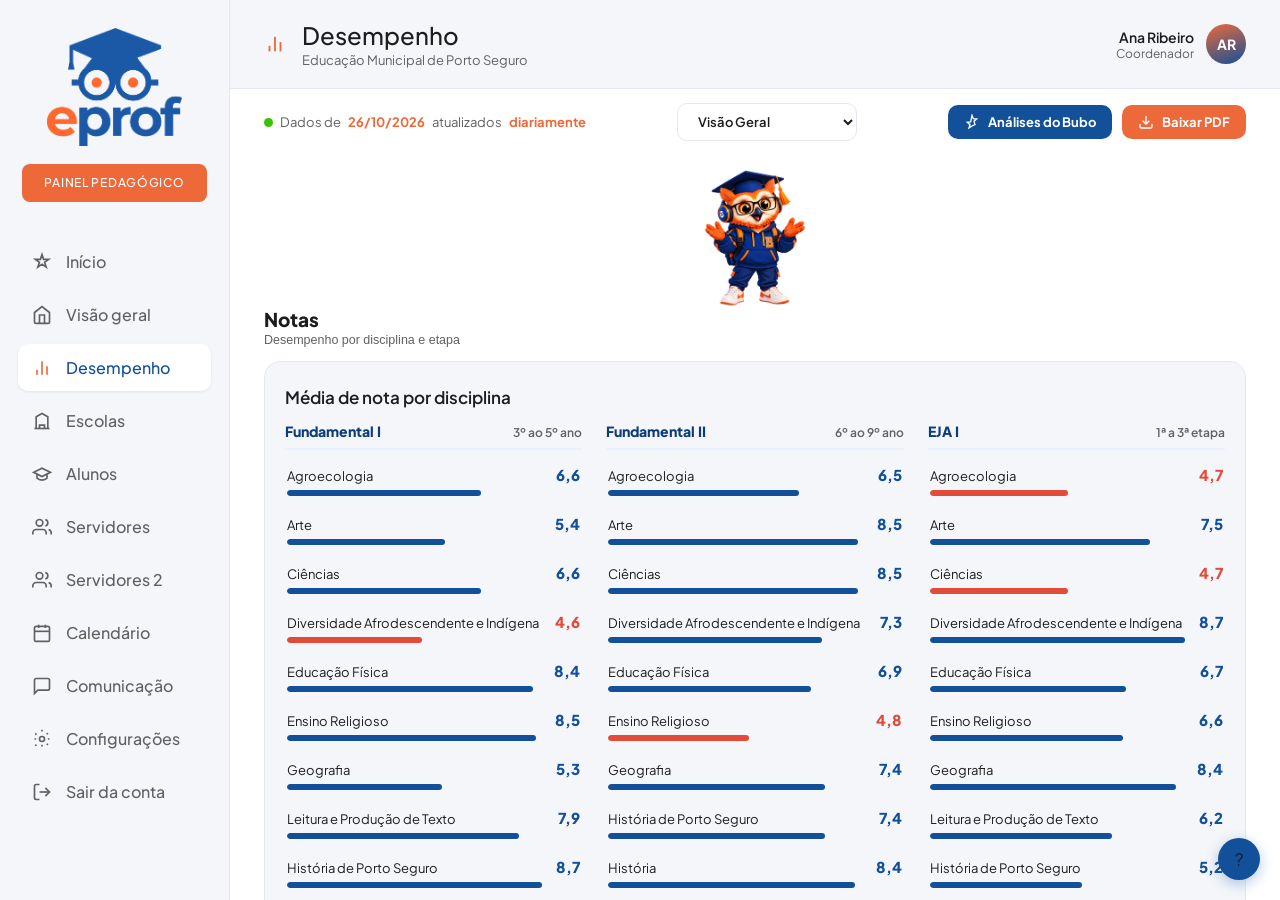
<file: indices.html>
<!DOCTYPE html>
<html lang="pt-BR">
<head>
  <meta charset="UTF-8" />
  <meta name="viewport" content="width=device-width, initial-scale=1.0" />
  <title>Painel Pedagógico — Desempenho</title>
  <style>
    * { box-sizing: border-box; margin: 0; padding: 0; }
    body { font-family: 'Segoe UI', Arial, sans-serif; background: #f5f6fa; display: flex; height: 100vh; overflow: hidden; font-size: 13px; color: #333; }
    .sidebar { display: flex; flex-direction: column; }
    .sidebar-logo { display: flex; align-items: center; gap: 8px; }
    .logo-img { width: 104px; height: auto; display: block; }
    .nav { flex: 1 1 auto; }
    .nav-item { display: flex; align-items: center; gap: 10px; cursor: pointer; transition: background .15s; text-decoration: none; }
    .nav-item svg { width: 16px; height: 16px; flex-shrink: 0; }
    .logout { display: flex; align-items: center; gap: 8px; cursor: pointer; }
    .logout svg { width: 16px; height: 16px; }
    .main { flex: 1; display: flex; flex-direction: column; overflow: hidden; }
    .topbar { display: flex; align-items: center; justify-content: space-between; }
    .topbar-left { display: flex; align-items: center; gap: 10px; }
    .topbar-right { display: flex; align-items: center; gap: 10px; }
    .avatar { width: 36px; height: 36px; border-radius: 50%; display: flex; align-items: center; justify-content: center; color: #fff; font-weight: 700; font-size: 12px; }
    .user-info { text-align: right; }
    .view-wrap { flex: 1; overflow-y: auto; overflow-x: hidden; background: var(--branco); }
    .content { padding: 26px 34px; }
    .section-head { display: flex; align-items: baseline; justify-content: space-between; margin: 4px 0 14px; gap: 12px; }
    .section-title { font-family: var(--font-display); font-weight: 600; font-size: 17px; color: var(--texto); }
    .section-hint { font-size: 12px; color: var(--texto-suave); }
    .panel { background: var(--bg); border: 1px solid var(--borda); border-radius: var(--raio); padding: 20px; }
    .grid-2 { display: grid; grid-template-columns: 1fr 1fr; gap: 20px; }
    @media (max-width: 1000px){ .grid-2 { grid-template-columns: 1fr; } }
    .help-btn { position: fixed; bottom: 20px; right: 20px; width: 36px; height: 36px; border-radius: 50%; display: flex; align-items: center; justify-content: center; cursor: pointer; }
    /* grupos de índices */
    .idx-group { font-family: var(--font-display); font-weight: 800; font-size: 19px; color: var(--texto); margin: 6px 0 14px; }
    .idx-group small { display: block; font-family: 'Segoe UI', Arial, sans-serif; font-weight: 400; font-size: 12.5px; color: var(--texto-suave); margin-top: 2px; }
    .idx-group.sep { margin-top: 34px; padding-top: 26px; border-top: 1px solid var(--borda); }
    /* média de nota por disciplina / etapa */
    .nota-grid { display: grid; grid-template-columns: repeat(auto-fit, minmax(270px, 1fr)); gap: 24px; margin-top: 10px; }
    .nota-etapa { font-family: var(--font-display); font-weight: 800; font-size: 14px; color: var(--azul-escuro); margin-bottom: 6px; padding-bottom: 8px; border-bottom: 2px solid var(--azul-claro); display: flex; justify-content: space-between; align-items: baseline; gap: 10px; }
    .nota-etapa .ne-med { font-size: 12px; color: var(--texto-suave); font-weight: 600; white-space: nowrap; }
    .nota-etapa .ne-med b { font-family: var(--font-display); font-size: 14px; }
    .nota-row { padding: 9px 2px; }
    .nota-top { display: flex; justify-content: space-between; align-items: baseline; font-size: 13px; gap: 10px; }
    .nota-top .nt-n { color: var(--texto); }
    .nota-top .nt-v { font-family: var(--font-display); font-weight: 800; font-size: 15px; flex-shrink: 0; }
    .nota-bar { height: 6px; background: var(--bg); border-radius: 4px; margin-top: 6px; overflow: hidden; }
    .nota-fill { height: 100%; border-radius: 4px; }
    .nota-legend { display: flex; flex-wrap: wrap; gap: 8px 18px; margin-top: 16px; font-size: 12px; color: var(--texto-suave); }
    .nota-legend span { display: inline-flex; align-items: center; gap: 6px; }
    .nota-legend i { width: 10px; height: 10px; border-radius: 3px; display: inline-block; }
    /* média de nota — mapa de calor */
    .heat-wrap { display: grid; grid-template-columns: 180px 1fr; gap: 14px; align-items: center; }
    .heat-bubo { width: 100%; max-width: 180px; height: auto; display: block; }
    .heat-scroll { min-width: 0; overflow-x: auto; }
    .heat { display: grid; grid-template-columns: minmax(170px, 1.4fr) repeat(3,1fr) 14px repeat(4,1fr) 14px repeat(3,1fr) 14px repeat(2,1fr); gap: 5px; min-width: 760px; }
    .heat .hc { padding: 11px 6px; border-radius: 9px; font-size: 12.5px; }
    .heat .hc-gap { position: relative; }
    .heat .hc-disc-head-cell { background: var(--laranja); color: #fff; font-family: var(--font-display); font-weight: 700; font-size: 12px; border-radius: 10px; display: flex; align-items: center; padding: 10px 14px; }
    .heat .hc-group { font-family: var(--font-display); font-weight: 700; color: var(--texto); font-size: 12px; text-align: center; align-self: end; padding: 2px 6px 6px; display: flex; align-items: center; justify-content: center; gap: 5px; }
    .heat .hc-group svg { width: 13px; height: 13px; color: var(--azul); }
    .heat .hc-head { font-weight: 600; color: var(--texto-suave); font-size: 11px; text-align: center; padding: 3px 6px; }
    .heat .hc-disc { font-weight: 500; color: var(--texto); display: flex; align-items: center; font-size: 12.5px; }
    .heat .hc-disc.on { font-weight: 700; }
    .heat .hc-val { text-align: center; font-family: var(--font-display); font-weight: 700; }
    .heat .hc-na { text-align: center; color: #C2C8D0; }
    /* frequência geral */
    .freq-head { display: flex; align-items: baseline; gap: 12px; margin: 6px 0 14px; }
    .fh-num { font-family: var(--font-display); font-weight: 800; font-size: 40px; color: var(--azul); line-height: 1; }
    .fh-sub { font-size: 13px; color: var(--texto-suave); }
    .freq-loc { display: grid; grid-template-columns: repeat(3, 1fr); gap: 14px; margin-top: 18px; }
    .floc-card { background: var(--branco); border: 1px solid var(--borda); border-radius: 12px; padding: 14px 16px; }
    .floc-top { display: flex; align-items: center; gap: 8px; }
    .floc-dot { width: 10px; height: 10px; border-radius: 3px; flex-shrink: 0; }
    .floc-lbl { font-size: 12px; color: var(--texto-suave); font-weight: 700; }
    .floc-val { font-family: var(--font-display); font-weight: 800; font-size: 22px; margin-top: 6px; line-height: 1; }
    @media (max-width: 720px){ .freq-loc { grid-template-columns: 1fr; } }
    .acc-bars { display: flex; align-items: flex-end; gap: 14px; height: 200px; padding-top: 22px; margin-top: 6px; }
    .acc-col { flex: 1; display: flex; flex-direction: column; align-items: center; gap: 9px; height: 100%; justify-content: flex-end; }
    .acc-bar { width: 100%; max-width: 56px; border-radius: 10px 10px 5px 5px; background: linear-gradient(180deg, #7FB0E8, #12509A); position: relative; transition: filter .15s; }
    .acc-col:hover .acc-bar { filter: brightness(1.06); }
    .acc-bar-val { position: absolute; top: -18px; left: 0; right: 0; text-align: center; font-family: var(--font-display); font-size: 11.5px; font-weight: 700; color: var(--texto-suave); }
    .acc-lbl { font-size: 12px; color: var(--texto-suave); }
    .acc-bars.dense { gap: 5px; }
    .acc-bars.dense .acc-bar { border-radius: 5px 5px 3px 3px; }
    .acc-bars.dense .acc-lbl { font-size: 10px; }
    .acc-bars.laranja .acc-bar { background: linear-gradient(180deg, #F3A977, #ED6939); }
    .mes-select { font-family: inherit; font-size: 13px; font-weight: 600; color: var(--azul-escuro); border: 1px solid var(--borda); border-radius: 8px; padding: 6px 12px; background: var(--branco); cursor: pointer; }
    .mes-select:focus { outline: none; border-color: var(--azul); }
    .fet-grid { display: grid; grid-template-columns: repeat(5, 1fr); gap: 14px; margin-top: 12px; }
    .fet-card { background: var(--branco); border: 1px solid var(--borda); border-top: 3px solid var(--azul); border-radius: 12px; padding: 16px; }
    .fet-head { display: flex; align-items: baseline; justify-content: space-between; gap: 8px; margin-bottom: 10px; }
    .fet-name { font-size: 12.5px; color: var(--texto-suave); font-weight: 700; line-height: 1.2; }
    .fet-big { font-family: var(--font-display); font-weight: 800; font-size: 22px; line-height: 1; white-space: nowrap; }
    .fet-row { display: flex; align-items: center; justify-content: space-between; gap: 8px; font-size: 12px; color: var(--texto-suave); padding: 6px 0; border-top: 1px solid var(--borda); }
    .fet-row b { font-family: var(--font-display); font-weight: 700; color: var(--texto); }
    .fet-row b.na { color: #C2C8D0; }
    @media (max-width: 920px){ .fet-grid { grid-template-columns: repeat(2, 1fr); } }
    .freq-dia-wrap { display: grid; grid-template-columns: 1fr 230px; gap: 16px; align-items: end; }
    .freq-dia-bubo { width: 100%; max-width: 230px; height: auto; display: block; align-self: center; }
    .freq-nota { font-size: 11px; color: #9AA1AB; margin-top: 14px; line-height: 1.4; }
    @media (max-width: 920px){ .freq-dia-wrap { grid-template-columns: 1fr; } .freq-dia-bubo { display: none; } }
    ::-webkit-scrollbar { width: 8px; height: 8px; }
  </style>
  <link rel="stylesheet" href="theme.css" />
</head>
<body>

<aside class="sidebar">
  <div class="sidebar-logo">
    <img src="logo.png" alt="Rede Municipal" class="logo-img" />
    <span class="portal-tag">Painel Pedagógico</span>
  </div>
  <nav class="nav">
    <a href="inicio2.html" class="nav-item"><svg viewBox="0 0 24 24" fill="none" stroke="currentColor" stroke-width="2"><path d="M12 3l1.9 5.8H20l-4.9 3.6 1.9 5.8L12 14.6 7 18.2l1.9-5.8L4 8.8h6.1z"/></svg> Início</a>
    <a href="index.html" class="nav-item"><svg viewBox="0 0 24 24" fill="none" stroke="currentColor" stroke-width="2"><path d="M3 9l9-7 9 7v11a2 2 0 01-2 2H5a2 2 0 01-2-2z"/><polyline points="9 22 9 12 15 12 15 22"/></svg> Visão geral</a>
    <a href="indices.html" class="nav-item active"><svg viewBox="0 0 24 24" fill="none" stroke="currentColor" stroke-width="2"><line x1="18" y1="20" x2="18" y2="10"/><line x1="12" y1="20" x2="12" y2="4"/><line x1="6" y1="20" x2="6" y2="14"/></svg> Desempenho</a>
    <a href="turmas.html" class="nav-item"><svg viewBox="0 0 24 24" fill="none" stroke="currentColor" stroke-width="2"><path d="M3 21h18"/><path d="M5 21V7l7-4 7 4v14"/><path d="M9 21v-4h6v4"/><path d="M9 10h.01M15 10h.01"/></svg> Escolas</a>
    <a href="alunos.html" class="nav-item"><svg viewBox="0 0 24 24" fill="none" stroke="currentColor" stroke-width="2"><path d="M22 10L12 5 2 10l10 5 10-5z"/><path d="M6 12v5c3 3 9 3 12 0v-5"/></svg> Alunos</a>
    <a href="horario.html" class="nav-item"><svg viewBox="0 0 24 24" fill="none" stroke="currentColor" stroke-width="2"><path d="M17 21v-2a4 4 0 00-4-4H5a4 4 0 00-4 4v2"/><circle cx="9" cy="7" r="4"/><path d="M23 21v-2a4 4 0 00-3-3.87"/><path d="M16 3.13a4 4 0 010 7.75"/></svg> Servidores</a>
    <a href="servidores2.html" class="nav-item"><svg viewBox="0 0 24 24" fill="none" stroke="currentColor" stroke-width="2"><path d="M17 21v-2a4 4 0 00-4-4H5a4 4 0 00-4 4v2"/><circle cx="9" cy="7" r="4"/><path d="M23 21v-2a4 4 0 00-3-3.87"/><path d="M16 3.13a4 4 0 010 7.75"/></svg> Servidores 2</a>
    <a href="calendario.html" class="nav-item"><svg viewBox="0 0 24 24" fill="none" stroke="currentColor" stroke-width="2"><rect x="3" y="4" width="18" height="18" rx="2"/><line x1="16" y1="2" x2="16" y2="6"/><line x1="8" y1="2" x2="8" y2="6"/><line x1="3" y1="10" x2="21" y2="10"/></svg> Calendário</a>
    <a href="comunicacao.html" class="nav-item"><svg viewBox="0 0 24 24" fill="none" stroke="currentColor" stroke-width="2"><path d="M21 15a2 2 0 01-2 2H7l-4 4V5a2 2 0 012-2h14a2 2 0 012 2z"/></svg> Comunicação</a>
    <div class="nav-item"><svg viewBox="0 0 24 24" fill="none" stroke="currentColor" stroke-width="2"><circle cx="12" cy="12" r="3"/><path d="M19.07 4.93l-1.41 1.41M5.34 5.34L3.93 6.75M21 12h-2M5 12H3M19.07 19.07l-1.41-1.41M5.34 18.66l-1.41 1.41M12 19v2M12 3V1"/></svg> Configurações</div>
  </nav>
  <div class="sidebar-bottom">
    <div class="logout"><svg viewBox="0 0 24 24" fill="none" stroke="currentColor" stroke-width="2"><path d="M9 21H5a2 2 0 01-2-2V5a2 2 0 012-2h4"/><polyline points="16 17 21 12 16 7"/><line x1="21" y1="12" x2="9" y2="12"/></svg> Sair da conta</div>
  </div>
</aside>

<div class="main">
  <div class="topbar">
    <div class="topbar-left">
      <svg class="page-icon" width="22" height="22" viewBox="0 0 24 24" fill="none" stroke="#f26522" stroke-width="2"><line x1="18" y1="20" x2="18" y2="10"/><line x1="12" y1="20" x2="12" y2="4"/><line x1="6" y1="20" x2="6" y2="14"/></svg>
      <div><div class="topbar-title">Desempenho</div><div class="topbar-sub">Educação Municipal de Porto Seguro</div></div>
    </div>
    <div class="topbar-right">
      <div class="user-info"><div class="user-name">Ana Ribeiro</div><div class="user-role">Secretaria de Educação</div></div>
      <div class="avatar">AR</div>
    </div>
  </div>

  <style>
    .idx-head { display: flex; align-items: center; justify-content: space-between; gap: 16px; padding: 14px 34px 0; flex-wrap: wrap; }
    .idx-sync { display: inline-flex; align-items: center; gap: 7px; font-size: 13px; color: var(--texto-suave); }
    .idx-sync .live { width: 9px; height: 9px; border-radius: 50%; background: var(--verde); flex-shrink: 0; }
    .idx-view-sel { border: 1px solid var(--borda); background: var(--branco); border-radius: 10px; padding: 9px 16px; font-family: var(--font-display); font-size: 13px; font-weight: 600; color: var(--texto); cursor: pointer; min-width: 180px; }
    .idx-hbtns { display: flex; gap: 10px; }
    .idx-bubo { display: inline-flex; align-items: center; gap: 8px; color: #fff; border: none; border-radius: 10px; padding: 9px 16px; font-family: var(--font-display); font-weight: 700; font-size: 13px; cursor: pointer; }
    .idx-bubo.azul { background: var(--azul); } .idx-bubo.azul:hover { background: var(--azul-escuro); }
    .idx-bubo.laranja { background: var(--laranja); } .idx-bubo.laranja:hover { background: var(--laranja-escuro); }
    .idx-bubo svg { width: 16px; height: 16px; }
    .idx-bubo-top { display: block; margin: 2px auto -8px; width: 140px; height: auto; position: relative; z-index: 2; }
  </style>
  <div class="idx-head">
    <span class="idx-sync"><span class="live"></span> Dados de <b style="color:var(--laranja)">26/10/2026</b> atualizados <b style="color:var(--laranja)">diariamente</b></span>
    <select class="idx-view-sel"><option>Visão Geral</option></select>
    <div class="idx-hbtns">
      <button class="idx-bubo azul"><svg viewBox="0 0 24 24" fill="none" stroke="currentColor" stroke-width="2"><path d="M12 2l2 5 5 .5-4 3.5 1.5 5L12 18l-4.5 3 1.5-5-4-3.5 5-.5z"/></svg> Análises do Bubo</button>
      <button class="idx-bubo laranja"><svg viewBox="0 0 24 24" fill="none" stroke="currentColor" stroke-width="2"><path d="M21 15v4a2 2 0 01-2 2H5a2 2 0 01-2-2v-4"/><polyline points="7 10 12 15 17 10"/><line x1="12" y1="15" x2="12" y2="3"/></svg> Baixar PDF</button>
    </div>
  </div>

  <div class="view-wrap">
    <div class="content" id="content">
      <img src="bubo.png" class="idx-bubo-top" alt="Bubo" onerror="this.src='bubo.webp'">
      <div class="idx-group">Notas<small>Desempenho por disciplina e etapa</small></div>

      <div class="panel">
        <div class="section-head"><div class="section-title">Média de nota por disciplina</div></div>
        <div class="nota-grid">
          <div><div class="nota-etapa"><span>Fundamental I</span><span class="ne-med">3º ao 5º ano</span></div><div id="notaF1"></div></div>
          <div><div class="nota-etapa"><span>Fundamental II</span><span class="ne-med">6º ao 9º ano</span></div><div id="notaF2"></div></div>
          <div><div class="nota-etapa"><span>EJA I</span><span class="ne-med">1ª a 3ª etapa</span></div><div id="notaEJA1"></div></div>
          <div><div class="nota-etapa"><span>EJA II</span><span class="ne-med">4ª e 5ª etapas</span></div><div id="notaEJA2"></div></div>
        </div>
        <div class="nota-legend">
          <span><i style="background:#12509A"></i> Com nota · 5,0 ou mais</span>
          <span><i style="background:#E24A3A"></i> Abaixo de 5,0</span>
        </div>
      </div>

      <div class="panel" style="margin-top:20px;">
        <div class="heat-wrap">
          <img src="bubo-think.png" class="heat-bubo" alt="" onerror="this.style.display='none'">
          <div class="heat-scroll"><div class="heat" id="notaHeat"></div></div>
        </div>
        <div class="nota-legend" style="margin-top:16px;">
          <span><i style="background:#9CC0EC"></i> Com nota · 5,0 ou mais</span>
          <span><i style="background:#E24A3A"></i> Abaixo de 5,0</span>
          <span><i style="background:#E7EAEF"></i> Sem registro</span>
          <span><i style="background:#F2F4F7"></i> Não ofertada</span>
        </div>
      </div>

      <div class="idx-group sep">Frequência<small>Presença dos alunos na rede</small></div>

      <div class="panel">
        <div class="section-head"><div class="section-title">Frequência por etapa</div><div class="section-hint">Média do ano letivo de chamadas validadas</div></div>
        <div class="fet-grid" id="freqEtapa"></div>
      </div>

      <div class="panel" style="margin-top:20px;">
        <div class="section-head"><div class="section-title">Frequência diária da rede</div><select class="mes-select" id="mesSel" aria-label="Selecionar mês"></select></div>
        <div class="freq-dia-wrap">
          <div class="acc-bars dense" id="freqDiaBars"></div>
          <img src="bubo-laptop.png" class="freq-dia-bubo" alt="" onerror="this.style.display='none'">
        </div>
      </div>

      <div class="panel" style="margin-top:20px;">
        <div class="section-head"><div class="section-title">Frequência mensal da rede</div><div class="section-hint">Média por mês de chamadas validadas</div></div>
        <div class="acc-bars laranja" id="freqMesBars"></div>
        <div class="freq-nota">Os índices consideram apenas as chamadas validadas pelos professores. Chamadas não validadas não são contabilizadas. *</div>
      </div>
    </div>
  </div>
</div>

<div class="help-btn">?</div>

<script src="perfil.js"></script>
<script>
const fmt = n => n.toLocaleString('pt-BR');
const svgIc = p => `<svg viewBox="0 0 24 24" fill="none" stroke="currentColor" stroke-width="2">${p}</svg>`;
const pct1 = v => (Math.round(v*10)/10).toString().replace('.',',')+'%';

/* dados recortados pelo perfil ativo (prontos para montar a tela) */
const E = escolasEmEscopo();
const nEsc = E.length;
const totAlunos = E.reduce((s,e)=>s+e.matriculas,0);
const totVagas = E.reduce((s,e)=>s+e.vagas,0);
const totTurmas = E.reduce((s,e)=>s+e.turmas,0);
const totResp = E.reduce((s,e)=>s+e.responsaveis,0);
const cg = E.reduce((a,e)=>{ a.prof+=e.equipe.prof; a.coord+=e.equipe.coord; a.sec+=e.equipe.sec; a.direcao+=e.equipe.direcao; return a; }, {prof:0,coord:0,sec:0,direcao:0});
const totUsuarios = cg.prof+cg.coord+cg.sec+cg.direcao;

/* Índice 1 — Média de nota por disciplina e por etapa */
(function(){
  const seedFrom = str => { let h=0; for(let i=0;i<str.length;i++) h=(h*31+str.charCodeAt(i))>>>0; return h; };
  const dec = v => (Math.round(v*10)/10).toString().replace('.',',');
  const corNota = n => n>=5 ? '#12509A' : '#E24A3A';
  const BASE_COMUM = ['Língua Portuguesa','Matemática','Ciências','História','História de Porto Seguro','Geografia','Diversidade Afrodescendente e Indígena','Arte','Educação Física','Ensino Religioso','Língua Patxôhã','Agroecologia'];
  const ORDER = ['Agroecologia','Arte','Ciências','Diversidade Afrodescendente e Indígena','Educação Física','Ensino Religioso','Geografia','Leitura e Produção de Texto','História de Porto Seguro','História','Língua Inglesa','Língua Patxôhã','Matemática','Língua Portuguesa'];
  const INICIAIS = ORDER.filter(d=> BASE_COMUM.includes(d) || d==='Leitura e Produção de Texto');
  const FINAIS = ORDER.filter(d=> BASE_COMUM.includes(d) || d==='Língua Inglesa');
  const ETAPAS = [
    { id:'notaF1', nome:'Fundamental I', discs:INICIAIS },
    { id:'notaF2', nome:'Fundamental II', discs:FINAIS },
    { id:'notaEJA1', nome:'EJA I', discs:INICIAIS },
    { id:'notaEJA2', nome:'EJA II', discs:FINAIS },
  ];
  ETAPAS.forEach(et=>{
    const rows = et.discs.map(d=>{ const nota = Math.round((4.6 + (seedFrom(et.nome+'|'+d) % 44)/10) * 10) / 10; return { d, nota }; });
    const med = rows.reduce((s,r)=>s+r.nota,0) / rows.length;
    const el = document.getElementById(et.id);
    if(el) el.innerHTML = rows.map(r=>{ const c = corNota(r.nota); return `<div class="nota-row"><div class="nota-top"><span class="nt-n">${r.d}</span><span class="nt-v" style="color:${c}">${dec(r.nota)}</span></div><div class="nota-bar"><div class="nota-fill" style="width:${(r.nota*10).toFixed(0)}%;background:${c}"></div></div></div>`; }).join('');
    const h = document.getElementById(et.id+'Med'); if(h){ h.textContent = dec(med); h.style.color = corNota(med); }
  });
})();

/* Índice 1 (forma alternativa) — nota por disciplina × série/etapa (matriz única) */
(function(){
  const host = document.getElementById('notaHeat'); if(!host) return;
  const seedFrom = str => { let h=0; for(let i=0;i<str.length;i++) h=(h*31+str.charCodeAt(i))>>>0; return h; };
  const dec = v => (Math.round(v*10)/10).toString().replace('.',',');
  const pal = n => n>=5 ? {bg:'#E5EEFA', fg:'#12509A'} : {bg:'#FBE2DE', fg:'#C33A2D'};
  const grade = (col,disc) => Math.round((4.6 + (seedFrom(col+'|'+disc) % 44)/10) * 10) / 10;
  const BASE_COMUM = ['Língua Portuguesa','Matemática','Ciências','História','História de Porto Seguro','Geografia','Diversidade Afrodescendente e Indígena','Arte','Educação Física','Ensino Religioso','Língua Patxôhã','Agroecologia'];
  const INICIAIS = [...BASE_COMUM, 'Leitura e Produção de Texto'];
  const FINAIS = [...BASE_COMUM, 'Língua Inglesa'];
  const DISC_ETAPA = { 'Fundamental I':INICIAIS, 'Fundamental II':FINAIS, 'EJA I':INICIAIS, 'EJA II':FINAIS };
  const ORDER = ['Agroecologia','Arte','Ciências','Diversidade Afrodescendente e Indígena','Educação Física','Ensino Religioso','Geografia','Leitura e Produção de Texto','História de Porto Seguro','História','Língua Inglesa','Língua Patxôhã','Matemática','Língua Portuguesa'];
  const GRUPOS = [
    { nome:'Fundamental I', etapa:'Fundamental I', cols:['3º','4º','5º'] },
    { nome:'Fundamental II', etapa:'Fundamental II', cols:['6º','7º','8º','9º'] },
    { nome:'EJA I', etapa:'EJA I', cols:['1ª','2ª','3ª'] },
    { nome:'EJA II', etapa:'EJA II', cols:['4ª','5ª'] },
  ];
  const eye = '<svg viewBox="0 0 24 24" fill="none" stroke="currentColor" stroke-width="2"><path d="M1 12s4-7 11-7 11 7 11 7-4 7-11 7-11-7-11-7z"/><circle cx="12" cy="12" r="3"/></svg>';
  const last = GRUPOS.length-1;
  // linha de grupos (orange "Disciplinas" ocupando 2 linhas)
  let html = `<div class="hc hc-disc-head-cell" style="grid-row:span 2;">Disciplinas da rede municipal</div>`;
  GRUPOS.forEach((g,gi)=>{ html += `<div class="hc hc-group" style="grid-column:span ${g.cols.length}">${g.nome} ${eye}</div>`; if(gi<last) html += `<div class="hc-gap" style="grid-row:span 2;"></div>`; });
  // linha de séries/etapas
  GRUPOS.forEach(g=>{ g.cols.forEach(c=> html += `<div class="hc hc-head">${c}</div>`); });
  // linhas de disciplinas
  ORDER.forEach(disc=>{
    html += `<div class="hc hc-disc">${disc}</div>`;
    GRUPOS.forEach((g,gi)=>{
      g.cols.forEach(serie=>{
        if(DISC_ETAPA[g.etapa].includes(disc)){ const n = grade(serie+'·'+g.etapa, disc); const p = pal(n); html += `<div class="hc hc-val" style="background:${p.bg};color:${p.fg}" title="${disc} · ${g.nome} ${serie}">${dec(n)}</div>`; }
        else { html += `<div class="hc hc-na">—</div>`; }
      });
      if(gi<last) html += `<div class="hc-gap"></div>`;
    });
  });
  host.innerHTML = html;
})();

/* Índice 2 — Frequência: diária + mensal (por mês selecionado) */
(function(){
  const dec = v => (Math.round(v*10)/10).toString().replace('.',',');
  const seedFrom = str => { let h=0; for(let i=0;i<str.length;i++) h=(h*31+str.charCodeAt(i))>>>0; return h; };
  const freqMedia = nEsc ? E.reduce((s,e)=>s+e.freq,0)/nEsc : 0;
  const fm = document.getElementById('freqMed'); if(fm) fm.textContent = dec(freqMedia)+'%';
  const dl = freqMedia - 91.2;
  const floor = 82, top = 96, ano = 2026;
  const barH = v => Math.max(8, Math.min(100, Math.round((v-floor)/(top-floor)*100)));
  const MESNOME = ['janeiro','fevereiro','março','abril','maio','junho','julho','agosto','setembro','outubro','novembro','dezembro'];
  const MESCURTO = ['jan','fev','mar','abr','mai','jun','jul','ago','set','out','nov','dez'];
  const MBASE = {3:90.6,4:90.4,5:91.0,6:90.8,7:91.2,8:91.5,9:91.3,10:91.8,11:92.0};
  const ehLetivo = d => { const w = d.getDay(); return w>=1 && w<=5; };
  const freqDia = d => {
    const dow = d.getDay();
    let fac = 0; if(dow===1) fac = -1.0; else if(dow===5) fac = -1.6; // segundas e sextas um pouco menores
    const base = (MBASE[d.getMonth()] != null ? MBASE[d.getMonth()] : 91.0) + dl + fac;
    const noise = ((seedFrom('fd'+d.getMonth()+'_'+d.getDate())%26)/10) - 1.2;
    return Math.round((base+noise)*10)/10;
  };

  // dias letivos de um mês
  const diasLetivosMes = m => { const d = new Date(ano,m,1), out = []; while(d.getMonth()===m){ if(ehLetivo(d)) out.push(new Date(d)); d.setDate(d.getDate()+1); } return out; };
  const mediaMes = m => { const v = diasLetivosMes(m).map(freqDia); return v.reduce((s,x)=>s+x,0)/(v.length||1); };

  const pad2 = n => String(n).padStart(2,'0');

  // --- Frequência diária da rede: dropdown de mês -> todos os dias do mês ---
  (function(){
    const sel = document.getElementById('mesSel'), host = document.getElementById('freqDiaBars'); if(!sel||!host) return;
    for(let m=0;m<=11;m++){ const o = document.createElement('option'); o.value = m; o.textContent = MESNOME[m].charAt(0).toUpperCase()+MESNOME[m].slice(1); sel.appendChild(o); }
    const render = m => {
      const dim = new Date(ano, m+1, 0).getDate();
      let html = '';
      for(let day=1; day<=dim; day++){ const d = new Date(ano,m,day); const letivo = ehLetivo(d) && m>=2 && m<=9; const v = letivo ? freqDia(d) : 0;
        html += `<div class="acc-col" title="${pad2(day)}/${MESCURTO[m]}: ${letivo?dec(v)+'% de presença':'sem aula'}"><div class="acc-bar" style="height:${letivo?barH(v):0}%"></div><span class="acc-lbl">${pad2(day)}</span></div>`;
      }
      host.innerHTML = html;
    };
    sel.value = 9; render(9); // outubro (mês da data do painel)
    sel.addEventListener('change', e => render(+e.target.value));
  })();

  // --- Frequência mensal da rede: barras por mês (Jan–Dez) ---
  (function(){
    const host = document.getElementById('freqMesBars'); if(!host) return;
    let html = '';
    for(let m=0;m<=11;m++){ const temDado = m>=2 && m<=9; const v = temDado ? Math.round(mediaMes(m)*10)/10 : 0;
      html += `<div class="acc-col" title="${MESNOME[m]}: ${temDado?dec(v)+'% de presença':'sem dados'}"><div class="acc-bar" style="height:${temDado?barH(v):0}%">${temDado?`<span class="acc-bar-val">${dec(v)}%</span>`:''}</div><span class="acc-lbl">${MESCURTO[m]}</span></div>`;
    }
    host.innerHTML = html;
  })();

  // --- Frequência por etapa (cards com detalhamento por série/etapa) ---
  (function(){
    const host = document.getElementById('freqEtapa'); if(!host) return;
    const ET = [
      { nome:'Educação Infantil', cor:'#F0B429', off:-1.5, subs:['CN I','CN II','CN III','PN I','PN II'] },
      { nome:'Ensino Fundamental I', cor:'#12509A', off:0.6, subs:['1º ano','2º ano','3º ano','4º ano','5º ano'] },
      { nome:'Ensino Fundamental II', cor:'#ED6939', off:-0.3, subs:['6º ano','7º ano','8º ano','9º ano'] },
      { nome:'EJA I', cor:'#6B3FA0', off:-2.0, subs:['1ª etapa','2ª etapa','3ª etapa'] },
      { nome:'EJA II', cor:'#D6409F', off:-2.6, subs:['4ª etapa','5ª etapa'] },
    ];
    host.innerHTML = ET.map(e=>{
      const rows = e.subs.map(s=>{ const v = Math.max(30, Math.min(100, Math.round((freqMedia + e.off + ((seedFrom(e.nome+'·'+s)%180)/10 - 9))*10)/10)); return { s, v }; });
      const med = rows.reduce((a,r)=>a+r.v,0)/rows.length;
      return `<div class="fet-card" style="border-top-color:${e.cor}">
        <div class="fet-head"><span class="fet-name">${e.nome}</span><span class="fet-big" style="color:${e.cor}">${dec(med)}%</span></div>
        ${rows.map(r=>`<div class="fet-row"><span>${r.s}</span><b>${dec(r.v)}%</b></div>`).join('')}
      </div>`;
    }).join('');
  })();
})();
</script>

</body>
</html>
</file>
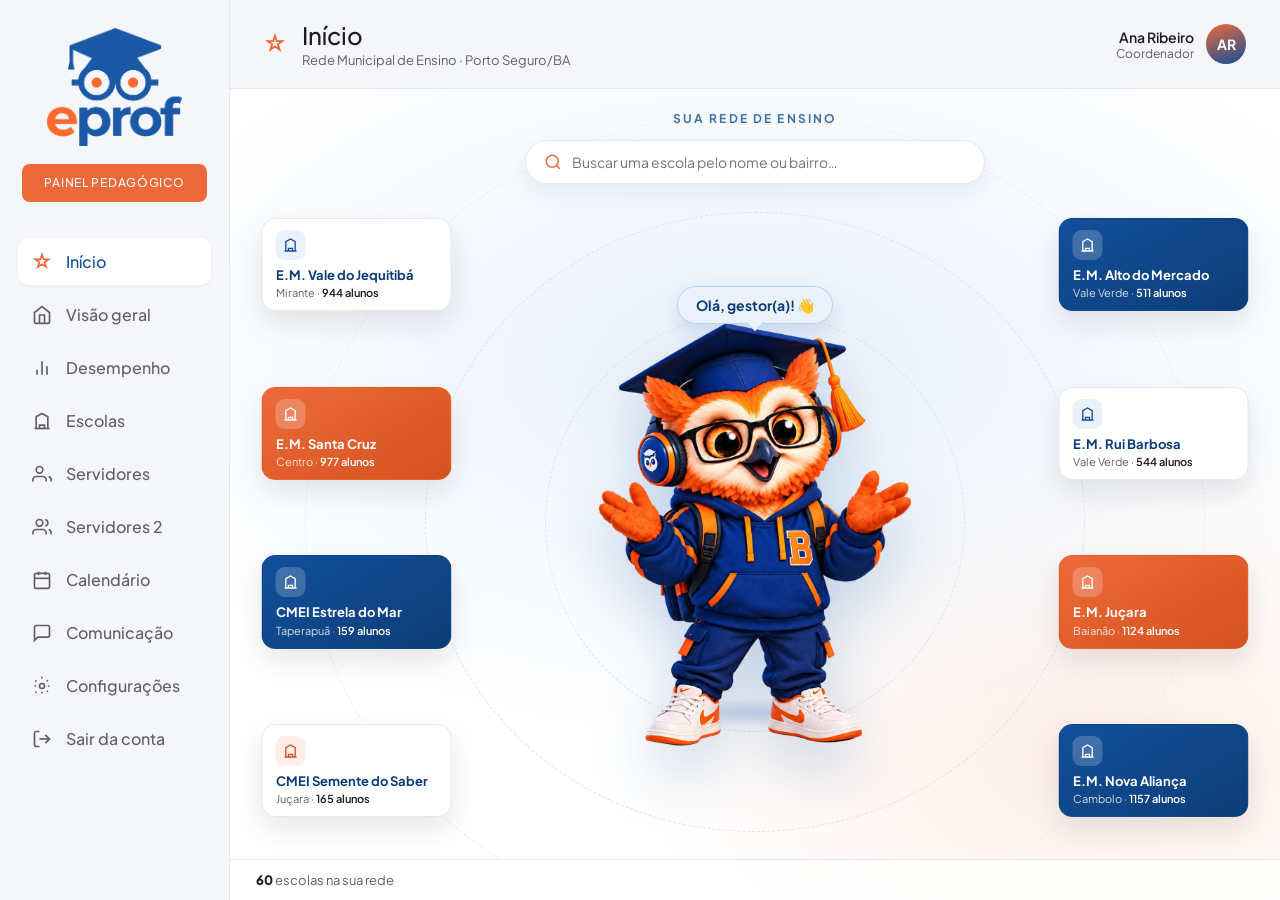
<file: inicio.html>
<!DOCTYPE html>
<html lang="pt-BR">
<head>
  <meta charset="UTF-8" />
  <meta name="viewport" content="width=device-width, initial-scale=1.0" />
  <title>Painel Pedagógico — Início</title>
  <style>
    * { box-sizing: border-box; margin: 0; padding: 0; }
    body { font-family: 'Segoe UI', Arial, sans-serif; background: #f5f6fa; display: flex; height: 100vh; overflow: hidden; font-size: 13px; color: #333; }
    .sidebar { display: flex; flex-direction: column; }
    .sidebar-logo { display: flex; align-items: center; gap: 8px; }
    .logo-img { width: 104px; height: auto; display: block; }
    .nav { flex: 1 1 auto; }
    .nav-item { display: flex; align-items: center; gap: 10px; cursor: pointer; transition: background .15s; text-decoration: none; }
    .nav-item svg { width: 16px; height: 16px; flex-shrink: 0; }
    .logout { display: flex; align-items: center; gap: 8px; cursor: pointer; }
    .logout svg { width: 16px; height: 16px; }
    .main { flex: 1; display: flex; flex-direction: column; overflow: hidden; }
    .topbar { display: flex; align-items: center; justify-content: space-between; }
    .topbar-left { display: flex; align-items: center; gap: 10px; }
    .topbar-right { display: flex; align-items: center; gap: 10px; }
    .avatar { width: 36px; height: 36px; border-radius: 50%; display: flex; align-items: center; justify-content: center; color: #fff; font-weight: 700; font-size: 12px; }
    .user-info { text-align: right; }

    /* STAGE */
    .stage-wrap { flex: 1; overflow: hidden; position: relative; display: flex; flex-direction: column;
      background:
        radial-gradient(1100px 620px at 50% 34%, var(--azul-claro) 0%, rgba(234,241,250,0) 62%),
        radial-gradient(760px 520px at 82% 82%, var(--laranja-bg) 0%, rgba(253,238,232,0) 60%),
        var(--branco); }
    .stage-top { text-align: center; padding: 22px 20px 0; position: relative; z-index: 6; }
    .eyebrow { font-family: var(--font-display); font-size: 12px; font-weight: 700; letter-spacing: .18em; text-transform: uppercase; color: var(--azul); opacity: .8; }
    .search { position: relative; max-width: 460px; margin: 14px auto 0; }
    .search-box { display: flex; align-items: center; gap: 10px; background: var(--branco); border: 1px solid var(--borda); border-radius: 30px; padding: 12px 18px; box-shadow: 0 8px 24px rgba(18,80,154,.08); transition: border-color .15s, box-shadow .15s; }
    .search-box:focus-within { border-color: var(--azul); box-shadow: 0 8px 28px rgba(18,80,154,.16); }
    .search-box svg { width: 18px; height: 18px; color: var(--laranja); flex-shrink: 0; }
    .search-box input { border: none; outline: none; background: none; font-family: var(--font-display); font-size: 14px; width: 100%; color: var(--texto); }
    .results { position: absolute; top: calc(100% + 8px); left: 0; right: 0; background: var(--branco); border: 1px solid var(--borda); border-radius: 14px; box-shadow: 0 18px 40px rgba(15,23,32,.16); overflow: hidden; z-index: 20; max-height: 320px; overflow-y: auto; }
    .results[hidden] { display: none; }
    .res-item { display: flex; align-items: center; gap: 11px; padding: 11px 16px; cursor: pointer; border-bottom: 1px solid var(--bg); }
    .res-item:last-child { border-bottom: none; }
    .res-item:hover, .res-item.active { background: var(--azul-claro); }
    .res-ic { width: 30px; height: 30px; border-radius: 8px; background: var(--laranja-bg); color: var(--laranja-escuro); display: flex; align-items: center; justify-content: center; flex-shrink: 0; }
    .res-ic svg { width: 15px; height: 15px; }
    .res-nome { font-family: var(--font-display); font-weight: 600; font-size: 13.5px; color: var(--texto); }
    .res-sub { font-size: 11.5px; color: var(--texto-suave); }
    .res-empty { padding: 16px; text-align: center; color: var(--texto-suave); font-size: 13px; }

    .stage { position: relative; flex: 1; min-height: 0; }
    /* órbitas */
    .ring { position: absolute; top: 50%; left: 50%; transform: translate(-50%,-50%); border-radius: 50%; border: 1.5px dashed #D7DEE8; opacity: .8; pointer-events: none; }
    .ring.r1 { width: 420px; height: 420px; }
    .ring.r2 { width: 660px; height: 620px; }
    .ring.r3 { width: 900px; height: 820px; border-color: #E4E9F0; }

    /* bubo */
    .bubo-wrap { position: absolute; top: 50%; left: 50%; transform: translate(-50%,-50%); z-index: 5; display: flex; flex-direction: column; align-items: center; }
    .bubo-stage { position: relative; display: inline-block; }
    .bubo-stage::after { content: ''; position: absolute; left: 50%; bottom: 30px; transform: translateX(-50%); width: 220px; height: 30px; border-radius: 50%; background: radial-gradient(ellipse at center, rgba(18,80,154,.20), rgba(18,80,154,0) 70%); z-index: -1; }
    .bubo { width: 440px; max-width: 46vw; height: auto; display: block; filter: drop-shadow(0 28px 30px rgba(18,80,154,.22)); }
    @keyframes buboBob { 0%,100% { transform: translateY(0); } 50% { transform: translateY(-12px); } }
    .bubble { display: inline-block; margin-bottom: -6px; background: var(--azul-claro); color: var(--azul-escuro); font-family: var(--font-display); font-weight: 700; font-size: 14px; padding: 9px 18px; border-radius: 20px; border: 1.5px solid #B9D2EE; position: relative; z-index: 2; box-shadow: 0 8px 20px rgba(18,80,154,.14); }
    .bubble::after { content: ''; position: absolute; bottom: -6px; left: 50%; transform: translateX(-50%) rotate(45deg); width: 12px; height: 12px; background: var(--azul-claro); border-right: 1.5px solid #B9D2EE; border-bottom: 1.5px solid #B9D2EE; border-radius: 0 0 2px 0; }

    /* cards flutuantes */
    .school-card { position: absolute; width: 190px; background: var(--branco); border: 1px solid var(--borda); border-radius: 14px; padding: 11px 13px; box-shadow: 0 12px 28px rgba(15,23,32,.10); cursor: pointer; z-index: 4; transition: transform .45s cubic-bezier(.2,.7,.3,1), opacity .45s, box-shadow .2s; }
    .school-card:hover { box-shadow: 0 18px 40px rgba(18,80,154,.20); border-color: #C8DCF3; z-index: 8; }
    .school-card.swapping { opacity: 0; transform: scale(.9) translateY(6px) !important; }
    .sc-ic { width: 30px; height: 30px; border-radius: 9px; background: var(--azul-claro); color: var(--azul); display: flex; align-items: center; justify-content: center; margin-bottom: 7px; }
    .sc-ic svg { width: 16px; height: 16px; }
    .sc-ic.cmei { background: var(--laranja-bg); color: var(--laranja-escuro); }
    .sc-nome { font-family: var(--font-display); font-weight: 700; font-size: 13px; color: var(--azul-escuro); line-height: 1.25; margin-bottom: 3px; }
    .sc-sub { font-size: 11px; color: var(--texto-suave); }
    .sc-sub b { color: var(--texto); font-weight: 600; }
    /* variações de cor dos cards */
    .school-card.sc-blue { background: linear-gradient(150deg, var(--azul), var(--azul-escuro)); border-color: transparent; }
    .school-card.sc-blue .sc-nome { color: #fff; }
    .school-card.sc-blue .sc-sub { color: rgba(255,255,255,.82); }
    .school-card.sc-blue .sc-sub b { color: #fff; }
    .school-card.sc-blue .sc-ic, .school-card.sc-blue .sc-ic.cmei { background: rgba(255,255,255,.20); color: #fff; }
    .school-card.sc-orange { background: linear-gradient(150deg, var(--laranja), var(--laranja-escuro)); border-color: transparent; }
    .school-card.sc-orange .sc-nome { color: #fff; }
    .school-card.sc-orange .sc-sub { color: rgba(255,255,255,.85); }
    .school-card.sc-orange .sc-sub b { color: #fff; }
    .school-card.sc-orange .sc-ic, .school-card.sc-orange .sc-ic.cmei { background: rgba(255,255,255,.22); color: #fff; }
    /* posições + flutuação */
    /* quadro central de largura fixa: mantém os cards simétricos e longe das bordas */
    .orbit { position: absolute; top: 0; bottom: 0; left: 50%; transform: translateX(-50%); width: min(1180px, 94%); pointer-events: none; }
    .orbit .school-card { pointer-events: auto; }
    .p1 { top: 5%;  left: 0; }  .p2 { top: 5%;  right: 0; }
    .p3 { top: 30%; left: 0; }  .p4 { top: 30%; right: 0; }
    .p5 { top: 55%; left: 0; }  .p6 { top: 55%; right: 0; }
    .p7 { top: 80%; left: 0; }  .p8 { top: 80%; right: 0; }
    .f1 { animation: fl1 5.4s ease-in-out infinite; } .f2 { animation: fl2 6.2s ease-in-out infinite; }
    .f3 { animation: fl3 5s ease-in-out infinite; }   .f4 { animation: fl4 6.6s ease-in-out infinite; }
    .f5 { animation: fl5 5.8s ease-in-out infinite; } .f6 { animation: fl6 6s ease-in-out infinite; }
    .f7 { animation: fl7 5.3s ease-in-out infinite; } .f8 { animation: fl8 6.4s ease-in-out infinite; }
    @keyframes fl1 { 0%,100%{transform:translate(0,0) rotate(0)} 33%{transform:translate(18px,-24px) rotate(1.2deg)} 66%{transform:translate(-12px,-8px) rotate(-1deg)} }
    @keyframes fl2 { 0%,100%{transform:translate(0,0) rotate(0)} 33%{transform:translate(-22px,-14px) rotate(-1.2deg)} 66%{transform:translate(-8px,16px) rotate(1deg)} }
    @keyframes fl3 { 0%,100%{transform:translate(0,0) rotate(0)} 50%{transform:translate(-16px,22px) rotate(-1.5deg)} }
    @keyframes fl4 { 0%,100%{transform:translate(0,0) rotate(0)} 50%{transform:translate(20px,20px) rotate(1.5deg)} }
    @keyframes fl5 { 0%,100%{transform:translate(0,0) rotate(0)} 33%{transform:translate(24px,-12px) rotate(1deg)} 66%{transform:translate(10px,14px) rotate(-1deg)} }
    @keyframes fl6 { 0%,100%{transform:translate(0,0) rotate(0)} 33%{transform:translate(-18px,16px) rotate(-1.2deg)} 66%{transform:translate(-6px,-14px) rotate(1deg)} }
    @keyframes fl7 { 0%,100%{transform:translate(0,0) rotate(0)} 50%{transform:translate(16px,18px) rotate(1.4deg)} }
    @keyframes fl8 { 0%,100%{transform:translate(0,0) rotate(0)} 50%{transform:translate(-20px,-18px) rotate(-1.4deg)} }
    .stage.paused .school-card, .stage.paused .bubo { animation-play-state: paused; }

    .stage-foot { display: flex; align-items: center; justify-content: space-between; padding: 12px 26px; border-top: 1px solid var(--borda); background: rgba(255,255,255,.7); backdrop-filter: blur(4px); position: relative; z-index: 6; }
    .foot-count { font-size: 13px; color: var(--texto-suave); }
    .foot-count b { font-family: var(--font-display); font-weight: 800; color: var(--texto); }
    .pause-btn { display: inline-flex; align-items: center; gap: 8px; background: var(--branco); border: 1px solid var(--borda); border-radius: 22px; padding: 9px 18px; font-family: var(--font-display); font-size: 13px; font-weight: 600; color: var(--texto); cursor: pointer; }
    .pause-btn:hover { border-color: var(--azul); color: var(--azul); }
    .pause-btn svg { width: 15px; height: 15px; }
    @media (max-width: 720px){ .school-card { width: 180px; } .ring { display: none; } }
    ::-webkit-scrollbar { width: 8px; height: 8px; }
  </style>
  <link rel="stylesheet" href="theme.css" />
</head>
<body>

<aside class="sidebar">
  <div class="sidebar-logo">
    <img src="logo.png" alt="Rede Municipal" class="logo-img" />
    <span class="portal-tag">Painel Pedagógico</span>
  </div>
  <nav class="nav">
    <a href="inicio2.html" class="nav-item active"><svg viewBox="0 0 24 24" fill="none" stroke="currentColor" stroke-width="2"><path d="M12 3l1.9 5.8H20l-4.9 3.6 1.9 5.8L12 14.6 7 18.2l1.9-5.8L4 8.8h6.1z"/></svg> Início</a>
    <a href="index.html" class="nav-item"><svg viewBox="0 0 24 24" fill="none" stroke="currentColor" stroke-width="2"><path d="M3 9l9-7 9 7v11a2 2 0 01-2 2H5a2 2 0 01-2-2z"/><polyline points="9 22 9 12 15 12 15 22"/></svg> Visão geral</a>
    <a href="indices.html" class="nav-item"><svg viewBox="0 0 24 24" fill="none" stroke="currentColor" stroke-width="2"><line x1="18" y1="20" x2="18" y2="10"/><line x1="12" y1="20" x2="12" y2="4"/><line x1="6" y1="20" x2="6" y2="14"/></svg> Desempenho</a>
    <a href="turmas.html" class="nav-item"><svg viewBox="0 0 24 24" fill="none" stroke="currentColor" stroke-width="2"><path d="M3 21h18"/><path d="M5 21V7l7-4 7 4v14"/><path d="M9 21v-4h6v4"/></svg> Escolas</a>
    <a href="horario.html" class="nav-item"><svg viewBox="0 0 24 24" fill="none" stroke="currentColor" stroke-width="2"><path d="M17 21v-2a4 4 0 00-4-4H5a4 4 0 00-4 4v2"/><circle cx="9" cy="7" r="4"/><path d="M23 21v-2a4 4 0 00-3-3.87"/></svg> Servidores</a>
    <a href="servidores2.html" class="nav-item"><svg viewBox="0 0 24 24" fill="none" stroke="currentColor" stroke-width="2"><path d="M17 21v-2a4 4 0 00-4-4H5a4 4 0 00-4 4v2"/><circle cx="9" cy="7" r="4"/><path d="M23 21v-2a4 4 0 00-3-3.87"/><path d="M16 3.13a4 4 0 010 7.75"/></svg> Servidores 2</a>
    <a href="calendario.html" class="nav-item"><svg viewBox="0 0 24 24" fill="none" stroke="currentColor" stroke-width="2"><rect x="3" y="4" width="18" height="18" rx="2"/><line x1="16" y1="2" x2="16" y2="6"/><line x1="8" y1="2" x2="8" y2="6"/><line x1="3" y1="10" x2="21" y2="10"/></svg> Calendário</a>
    <a href="comunicacao.html" class="nav-item"><svg viewBox="0 0 24 24" fill="none" stroke="currentColor" stroke-width="2"><path d="M21 15a2 2 0 01-2 2H7l-4 4V5a2 2 0 012-2h14a2 2 0 012 2z"/></svg> Comunicação</a>
    <div class="nav-item"><svg viewBox="0 0 24 24" fill="none" stroke="currentColor" stroke-width="2"><circle cx="12" cy="12" r="3"/><path d="M19.07 4.93l-1.41 1.41M5.34 5.34L3.93 6.75M21 12h-2M5 12H3M19.07 19.07l-1.41-1.41M5.34 18.66l-1.41 1.41M12 19v2M12 3V1"/></svg> Configurações</div>
  </nav>
  <div class="sidebar-bottom">
    <div class="logout"><svg viewBox="0 0 24 24" fill="none" stroke="currentColor" stroke-width="2"><path d="M9 21H5a2 2 0 01-2-2V5a2 2 0 012-2h4"/><polyline points="16 17 21 12 16 7"/><line x1="21" y1="12" x2="9" y2="12"/></svg> Sair da conta</div>
  </div>
</aside>

<div class="main">
  <div class="topbar">
    <div class="topbar-left">
      <svg class="page-icon" width="22" height="22" viewBox="0 0 24 24" fill="none" stroke="#f26522" stroke-width="2"><path d="M12 3l1.9 5.8H20l-4.9 3.6 1.9 5.8L12 14.6 7 18.2l1.9-5.8L4 8.8h6.1z"/></svg>
      <div><div class="topbar-title">Início</div><div class="topbar-sub">Rede Municipal de Ensino · Porto Seguro/BA</div></div>
    </div>
    <div class="topbar-right">
      <div class="user-info"><div class="user-name">Ana Ribeiro</div><div class="user-role">Secretaria de Educação</div></div>
      <div class="avatar">AR</div>
    </div>
  </div>

  <div class="stage-wrap">
    <div class="stage-top">
      <div class="eyebrow">Sua rede de ensino</div>
      <div class="search">
        <div class="search-box">
          <svg viewBox="0 0 24 24" fill="none" stroke="currentColor" stroke-width="2"><circle cx="11" cy="11" r="8"/><line x1="21" y1="21" x2="16.65" y2="16.65"/></svg>
          <input type="text" id="busca" placeholder="Buscar uma escola pelo nome ou bairro…" autocomplete="off"
                 oninput="buscar()" onkeydown="navResultados(event)" onfocus="buscar()" />
        </div>
        <div class="results" id="results" hidden></div>
      </div>
    </div>

    <div class="stage" id="stage">
      <div class="ring r1"></div><div class="ring r2"></div><div class="ring r3"></div>
      <div class="orbit">
        <div class="school-card sc-white p1 f1" onclick="irCard(this)"></div>
        <div class="school-card sc-blue p2 f2" onclick="irCard(this)"></div>
        <div class="school-card sc-orange p3 f3" onclick="irCard(this)"></div>
        <div class="school-card sc-white p4 f4" onclick="irCard(this)"></div>
        <div class="school-card sc-blue p5 f5" onclick="irCard(this)"></div>
        <div class="school-card sc-orange p6 f6" onclick="irCard(this)"></div>
        <div class="school-card sc-white p7 f7" onclick="irCard(this)"></div>
        <div class="school-card sc-blue p8 f8" onclick="irCard(this)"></div>
      </div>
      <div class="bubo-wrap">
        <div class="bubble">Olá, gestor(a)! 👋</div>
        <div class="bubo-stage"><img src="bubo.png" alt="Bubo, o mascote do Painel Pedagógico" class="bubo" /></div>
      </div>
    </div>

    <div class="stage-foot">
      <div class="foot-count"><b id="count">0</b> escolas na sua rede</div>
    </div>
  </div>
</div>

<script src="perfil.js"></script>
<script>
const svgP = (p,c=16) => `<svg viewBox="0 0 24 24" width="${c}" height="${c}" fill="none" stroke="currentColor" stroke-width="2">${p}</svg>`;
const ICON_ESC = '<path d="M3 21h18"/><path d="M5 21V7l7-4 7 4v14"/><path d="M9 21v-4h6v4"/><path d="M9 10h.01M15 10h.01"/>';

/* escolas do recorte do perfil ativo (perfil.js) */
const ESCOLAS = escolasEmEscopo();
document.getElementById('count').textContent = ESCOLAS.length;

/* ordem de rotação (embaralhada de forma determinística) */
const ORDER = ESCOLAS.map((e,i)=>({e, k:(i*37+13)%ESCOLAS.length})).sort((a,b)=>a.k-b.k).map(o=>o.e);
const cards = [...document.querySelectorAll('.school-card')];
let ptr = 0;
function preenche(card, esc){
  card.dataset.inep = esc.inep;
  card.innerHTML = `<div class="sc-ic ${esc.cmei?'cmei':''}">${svgP(ICON_ESC,18)}</div>
    <div class="sc-nome">${esc.nome}</div>
    <div class="sc-sub">${esc.bairro} · <b>${esc.alunos} alunos</b></div>`;
}
cards.forEach(c=>{ preenche(c, ORDER[ptr % ORDER.length]); ptr++; });

function cicla(){
  cards.forEach((c,i)=> setTimeout(()=>{
    c.classList.add('swapping');
    setTimeout(()=>{ preenche(c, ORDER[ptr % ORDER.length]); ptr++; c.classList.remove('swapping'); }, 430);
  }, i*130));
}
let timer = setInterval(cicla, 4200);

function irEscola(inep){ location.href = 'turmas.html#' + inep; }
function irCard(card){ if(card.dataset.inep) irEscola(card.dataset.inep); }

/* busca */
let selIdx = -1, matches = [];
function buscar(){
  const q = document.getElementById('busca').value.trim().toLowerCase();
  const box = document.getElementById('results');
  if(!q){ box.hidden = true; matches = []; selIdx = -1; return; }
  matches = ESCOLAS.filter(e=> e.nome.toLowerCase().includes(q) || e.bairro.toLowerCase().includes(q)).slice(0,8);
  selIdx = -1;
  if(!matches.length){ box.innerHTML = `<div class="res-empty">Nenhuma escola encontrada.</div>`; box.hidden = false; return; }
  box.innerHTML = matches.map((e,i)=>`
    <div class="res-item" data-i="${i}" onmousedown="event.preventDefault();irEscola('${e.inep}')">
      <span class="res-ic ${e.cmei?'':''}">${svgP(ICON_ESC,15)}</span>
      <div><div class="res-nome">${e.nome}</div><div class="res-sub">${e.bairro} · ${e.alunos} alunos</div></div>
    </div>`).join('');
  box.hidden = false;
}
function navResultados(ev){
  const box = document.getElementById('results');
  if(box.hidden || !matches.length){ if(ev.key==='Enter' && matches[0]) irEscola(matches[0].inep); return; }
  if(ev.key==='ArrowDown'){ ev.preventDefault(); selIdx = Math.min(selIdx+1, matches.length-1); }
  else if(ev.key==='ArrowUp'){ ev.preventDefault(); selIdx = Math.max(selIdx-1, 0); }
  else if(ev.key==='Enter'){ ev.preventDefault(); const e = matches[selIdx>=0?selIdx:0]; if(e) irEscola(e.inep); return; }
  else if(ev.key==='Escape'){ box.hidden = true; return; }
  box.querySelectorAll('.res-item').forEach((el,i)=> el.classList.toggle('active', i===selIdx));
}
document.addEventListener('click', e=>{ if(!e.target.closest('.search')) document.getElementById('results').hidden = true; });
</script>

</body>
</html>
</file>
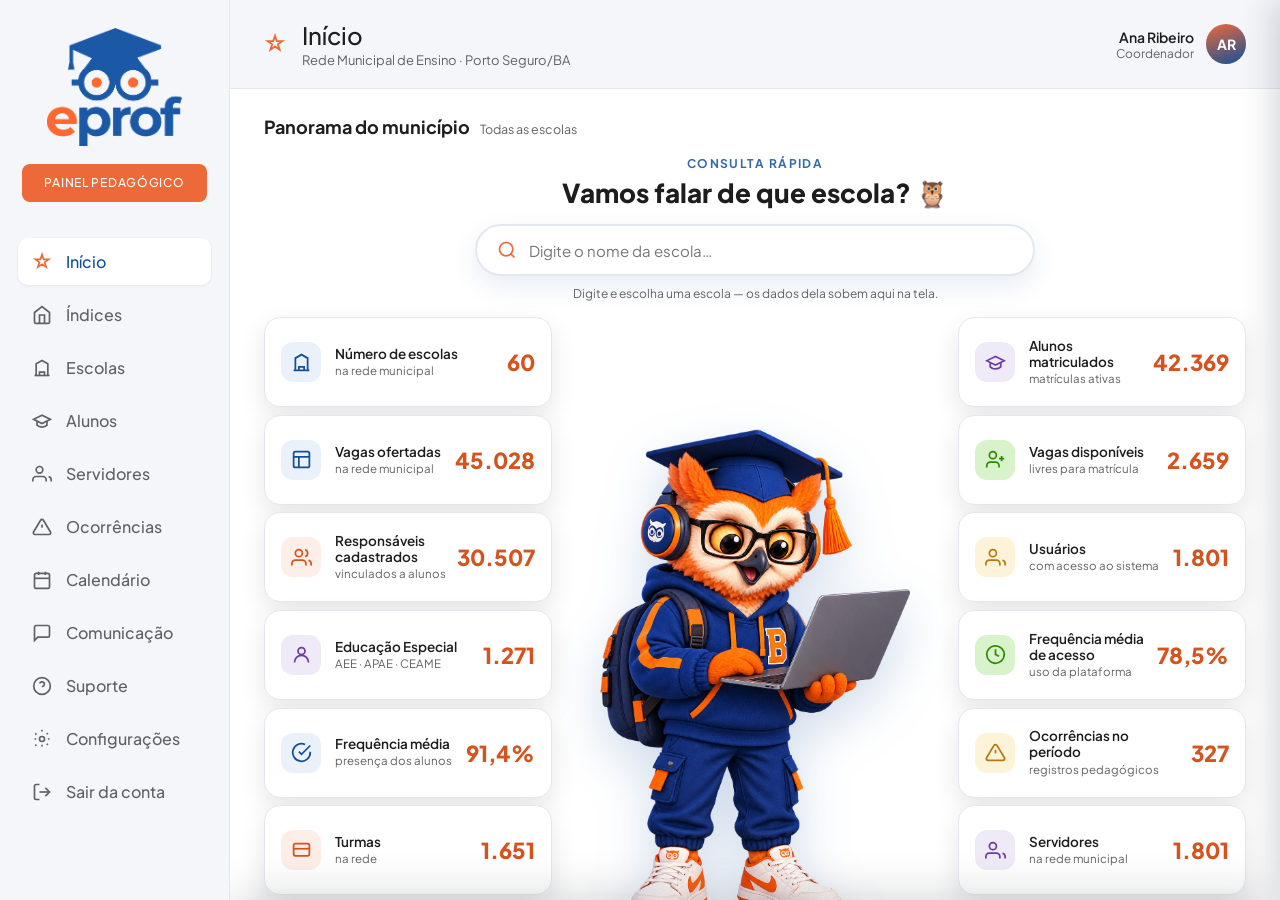
<file: inicio2-versao1.html>
<!DOCTYPE html>
<html lang="pt-BR">
<head>
  <meta charset="UTF-8" />
  <meta name="viewport" content="width=device-width, initial-scale=1.0" />
  <title>Painel Pedagógico — Início (2)</title>
  <style>
    * { box-sizing: border-box; margin: 0; padding: 0; }
    body { font-family: 'Segoe UI', Arial, sans-serif; background: #f5f6fa; display: flex; height: 100vh; overflow: hidden; font-size: 13px; color: #333; }
    /* modo "bare": usado quando a ficha é embutida (iframe) em outra tela — mostra só o bottom-sheet */
    html.bare, body.bare { background: transparent !important; }
    body.bare .main { background: transparent !important; }
    body.bare .sidebar, body.bare .topbar, body.bare .view-wrap { display: none !important; }
    /* o dim vem da tela-pai (iframe transparente); evita escurecimento duplo */
    body.bare .sheet-overlay { background: transparent !important; }
    .sidebar { display: flex; flex-direction: column; }
    .sidebar-logo { display: flex; align-items: center; gap: 8px; }
    .logo-img { width: 104px; height: auto; display: block; }
    .nav { flex: 1 1 auto; }
    .nav-item { display: flex; align-items: center; gap: 10px; cursor: pointer; transition: background .15s; text-decoration: none; }
    .nav-item svg { width: 16px; height: 16px; flex-shrink: 0; }
    .logout { display: flex; align-items: center; gap: 8px; cursor: pointer; }
    .logout svg { width: 16px; height: 16px; }
    .main { flex: 1; display: flex; flex-direction: column; overflow: hidden; position: relative; }
    .topbar { display: flex; align-items: center; justify-content: space-between; }
    .topbar-left { display: flex; align-items: center; gap: 10px; }
    .topbar-right { display: flex; align-items: center; gap: 10px; }
    .avatar { width: 36px; height: 36px; border-radius: 50%; display: flex; align-items: center; justify-content: center; color: #fff; font-weight: 700; font-size: 12px; }
    .user-info { text-align: right; }
    .view-wrap { flex: 1; overflow-y: auto; overflow-x: hidden; background: var(--branco); position: relative; }
    .content { padding: 24px 34px 40px; }

    .muni-head { display: flex; align-items: baseline; gap: 10px; margin-bottom: 14px; flex-wrap: wrap; }
    .muni-title { font-family: var(--font-display); font-weight: 700; font-size: 18px; color: var(--texto); }
    .muni-sub { font-size: 12.5px; color: var(--texto-suave); }
    .kpi-grid { display: grid; grid-template-columns: repeat(3, 1fr); gap: 14px; margin-bottom: 34px; }
    @media (max-width: 900px){ .kpi-grid { grid-template-columns: 1fr; } }
    .kcard { background: var(--branco); border: 1px solid var(--borda); border-radius: var(--raio); padding: 16px 20px; display: flex; align-items: center; justify-content: space-between; gap: 14px; }
    .kcard-l { display: flex; align-items: center; gap: 14px; min-width: 0; }
    .kic { width: 44px; height: 44px; border-radius: 12px; display: flex; align-items: center; justify-content: center; flex-shrink: 0; }
    .kic svg { width: 21px; height: 21px; }
    .klbl { font-family: var(--font-display); font-weight: 600; font-size: 13.5px; color: var(--texto); }
    .ksub { font-size: 11.5px; color: var(--texto-suave); margin-top: 2px; }
    .kval { font-family: var(--font-display); font-weight: 800; font-size: 25px; color: var(--laranja-escuro); white-space: nowrap; }
    .ic-azul{background:var(--azul-claro);color:var(--azul);} .ic-roxo{background:#EFEAF7;color:#6B3FA0;} .ic-verde{background:var(--verde-bg);color:#2E8B00;} .ic-laranja{background:var(--laranja-bg);color:var(--laranja-escuro);} .ic-ambar{background:#FDF3D9;color:var(--ambar-escuro);}
    .vagas-panel { background: var(--branco); border: 1px solid var(--borda); border-radius: var(--raio); padding: 20px 22px; margin-bottom: 26px; }
    .vp-head { display: flex; justify-content: space-between; align-items: center; margin-bottom: 16px; gap: 12px; flex-wrap: wrap; }
    .vp-title { font-family: var(--font-display); font-weight: 700; font-size: 16px; color: var(--texto); }
    .vp-hint { font-size: 12px; color: var(--texto-suave); }
    .vp-blocks { display: grid; grid-template-columns: repeat(3, 1fr); gap: 14px; margin-bottom: 16px; }
    @media (max-width: 620px){ .vp-blocks { grid-template-columns: 1fr; } }
    .vp-block { background: var(--bg); border: 1px solid var(--borda); border-radius: var(--raio-sm); padding: 14px 16px; }
    .vp-lbl { font-size: 12px; color: var(--texto-suave); }
    .vp-num { font-family: var(--font-display); font-weight: 800; font-size: 26px; color: var(--azul); margin: 4px 0 2px; }
    .vp-num.verde{color:#2E8B00;} .vp-num.laranja{color:var(--laranja-escuro);}
    .vp-sub { font-size: 11px; color: var(--texto-suave); }
    .occ2-top { display: flex; justify-content: space-between; font-size: 12.5px; color: var(--texto-suave); margin-bottom: 6px; flex-wrap: wrap; gap: 6px; }
    .occ2-top b { color: var(--texto); }
    .occ2-track { height: 10px; border-radius: 5px; background: #EAECF0; overflow: hidden; }
    .occ2-fill { height: 100%; border-radius: 5px; background: linear-gradient(90deg, var(--laranja), var(--azul)); }
    .live-dot { display: inline-block; width: 8px; height: 8px; border-radius: 50%; background: var(--verde); margin-right: 5px; }

    /* consulta no topo + bubo grandão no centro com cards ao redor */
    .topsearch { text-align: center; max-width: 640px; margin: 0 auto; padding: 4px 0 10px; }
    .ask-eyebrow { font-family: var(--font-display); font-size: 12px; font-weight: 700; letter-spacing: .12em; text-transform: uppercase; color: var(--azul); opacity: .85; }
    .ask-q { font-family: var(--font-display); font-weight: 800; font-size: 26px; color: var(--texto); margin: 6px 0 16px; line-height: 1.2; }
    .ask-search { position: relative; max-width: 560px; margin: 0 auto; }
    .hero { display: flex; justify-content: center; margin-top: 6px; }
    .hero-inner { position: relative; width: 100%; max-width: 1200px; min-height: 610px; }
    .hero-bubo { position: absolute; left: 50%; bottom: 6px; transform: translateX(-50%); height: 492px; width: auto; pointer-events: none; z-index: 1; filter: drop-shadow(0 20px 26px rgba(18,80,154,.20)); }
    .hero-card { position: absolute; width: 288px; height: 90px; background: var(--branco); border: 1px solid var(--borda); border-radius: var(--raio); padding: 0 16px; box-shadow: 0 10px 26px rgba(15,23,32,.10); display: flex; align-items: center; justify-content: space-between; gap: 10px; z-index: 2; }
    .hero-card .kic { width: 40px; height: 40px; }
    .hero-card .kcard-l { flex: 1; min-width: 0; }
    .hero-card .klbl { line-height: 1.2; }
    .hero-card .ksub { line-height: 1.25; }
    .hero-card .kval { font-size: 22px; }
    .h1 { top: 0; left: 0; }   .h2 { top: 0; right: 0; }
    .h3 { top: 16%; left: 0; } .h4 { top: 16%; right: 0; }
    .h5 { top: 32%; left: 0; } .h6 { top: 32%; right: 0; }
    .h7 { top: 48%; left: 0; } .h8 { top: 48%; right: 0; }
    .h9 { top: 64%; left: 0; } .h10 { top: 64%; right: 0; }
    .h11 { top: 80%; left: 0; } .h12 { top: 80%; right: 0; }
    @media (max-width: 1180px){ .hero-inner { display: flex; flex-direction: column; gap: 12px; min-height: 0; } .hero-bubo { position: static; transform: none; height: 210px; margin: 4px auto 10px; order: -1; } .hero-card { position: static; width: 100%; } }
    .search-box { display: flex; align-items: center; gap: 12px; background: var(--branco); border: 2px solid var(--borda); border-radius: 30px; padding: 14px 20px; box-shadow: 0 10px 26px rgba(18,80,154,.10); transition: border-color .15s, box-shadow .15s; }
    .search-box:focus-within { border-color: var(--azul); box-shadow: 0 10px 30px rgba(18,80,154,.18); }
    .search-box svg { width: 20px; height: 20px; color: var(--laranja); flex-shrink: 0; }
    .search-box input { border: none; outline: none; background: none; font-family: var(--font-display); font-size: 15px; width: 100%; color: var(--texto); }
    .results { position: absolute; top: calc(100% + 8px); left: 0; right: 0; background: var(--branco); border: 1px solid var(--borda); border-radius: 14px; box-shadow: 0 18px 40px rgba(15,23,32,.16); overflow: hidden; z-index: 20; max-height: 320px; overflow-y: auto; }
    .results[hidden] { display: none; }
    .res-item { display: flex; align-items: center; gap: 11px; padding: 11px 16px; cursor: pointer; border-bottom: 1px solid var(--bg); }
    .res-item:last-child { border-bottom: none; }
    .res-item:hover, .res-item.active { background: var(--azul-claro); }
    .res-ic { width: 30px; height: 30px; border-radius: 8px; background: var(--laranja-bg); color: var(--laranja-escuro); display: flex; align-items: center; justify-content: center; flex-shrink: 0; }
    .res-ic svg { width: 15px; height: 15px; }
    .res-nome { font-family: var(--font-display); font-weight: 600; font-size: 13.5px; color: var(--texto); }
    .res-sub { font-size: 11.5px; color: var(--texto-suave); }
    .res-empty { padding: 16px; text-align: center; color: var(--texto-suave); font-size: 13px; }
    .ask-hint { font-size: 12px; color: var(--texto-suave); margin-top: 10px; }

    /* bottom sheet com dados da escola */
    .sheet-overlay { position: absolute; inset: 0; background: rgba(15,23,32,.35); opacity: 0; pointer-events: none; transition: opacity .25s; z-index: 30; }
    .sheet-overlay.open { opacity: 1; pointer-events: auto; }
    .sheet { position: absolute; left: 0; right: 0; bottom: 0; height: 90%; background: var(--branco); border-radius: 22px 22px 0 0; box-shadow: 0 -14px 50px rgba(15,23,32,.22); transform: translateY(102%); transition: transform .34s cubic-bezier(.2,.75,.3,1); z-index: 31; display: flex; flex-direction: column; }
    .sheet.open { transform: translateY(0); }
    .sheet-grab { width: 44px; height: 5px; border-radius: 3px; background: #D7DEE8; margin: 10px auto 0; flex-shrink: 0; }
    .sheet-head { display: flex; align-items: center; gap: 14px; padding: 14px 28px 16px; border-bottom: 1px solid var(--borda); }
    .sheet-ic { width: 48px; height: 48px; border-radius: 13px; background: var(--azul-claro); color: var(--azul); display: flex; align-items: center; justify-content: center; flex-shrink: 0; }
    .sheet-ic.cmei { background: var(--laranja-bg); color: var(--laranja-escuro); }
    .sheet-ic svg { width: 24px; height: 24px; }
    .sheet-name { font-family: var(--font-display); font-weight: 700; font-size: 20px; color: var(--texto); }
    .sheet-subt { font-size: 12.5px; color: var(--texto-suave); margin-top: 2px; }
    .vg-embed { margin-top: 10px; border-top: 1px solid var(--borda); padding-top: 18px; }
    .vg-embed-head { display: flex; align-items: baseline; gap: 10px; margin-bottom: 6px; }
    .vg-embed iframe { width: 100%; border: 0; display: block; min-height: 400px; }
    .bim-sel { margin-left: auto; border: 1px solid var(--borda); background: var(--branco); border-radius: 10px; padding: 8px 12px; font-family: var(--font-display); font-size: 13px; font-weight: 600; color: var(--texto); cursor: pointer; outline: none; }
    .bim-sel:hover { border-color: var(--azul); }
    .sheet-close { border: 1px solid var(--borda); background: var(--branco); border-radius: 10px; cursor: pointer; color: var(--texto-suave); padding: 9px; display: flex; }
    .sheet-close:hover { border-color: var(--azul); color: var(--azul); }
    .sheet-close svg { width: 18px; height: 18px; }
    .sheet-tabs { display: flex; gap: 2px; padding: 0 22px; border-bottom: 1px solid var(--borda); overflow-x: auto; flex-shrink: 0; }
    .sheet-tab { padding: 13px 16px; border: none; background: none; border-bottom: 3px solid transparent; margin-bottom: -1px; font-family: var(--font-display); font-size: 13.5px; font-weight: 500; color: var(--texto-suave); cursor: pointer; white-space: nowrap; }
    .sheet-tab:hover { color: var(--texto); }
    .sheet-tab.active { color: var(--laranja); border-bottom-color: var(--laranja); font-weight: 700; }
    .stabpane[hidden] { display: none; }
    .sheet-body { padding: 22px 28px 30px; overflow-y: auto; flex: 1; }
    .eq-note { font-size: 12px; color: var(--texto-suave); background: var(--azul-claro); border: 1px solid #C8DCF3; border-radius: var(--raio-sm); padding: 10px 14px; margin-bottom: 16px; display: flex; gap: 8px; align-items: flex-start; }
    .eq-note svg { width: 15px; height: 15px; color: var(--azul); flex-shrink: 0; margin-top: 1px; }
    .dist-row { display: grid; grid-template-columns: 130px 1fr 54px; align-items: center; gap: 12px; margin-bottom: 10px; font-size: 13px; }
    .dist-track { height: 9px; border-radius: 5px; background: #EEF1F5; overflow: hidden; }
    .dist-fill { height: 100%; border-radius: 5px; background: linear-gradient(90deg, var(--laranja), var(--azul)); }
    .dist-n { text-align: right; font-family: var(--font-display); font-weight: 700; color: var(--texto); }
    .al-head { display: flex; align-items: center; justify-content: space-between; gap: 12px; margin-bottom: 14px; flex-wrap: wrap; }
    .al-count { font-size: 13px; color: var(--texto-suave); }
    .al-count b { font-family: var(--font-display); font-weight: 800; color: var(--texto); }
    .al-search { display: inline-flex; align-items: center; gap: 8px; background: var(--branco); border: 1px solid var(--borda); border-radius: 10px; padding: 7px 12px; min-width: 240px; }
    .al-search:focus-within { border-color: var(--azul); }
    .al-search svg { width: 15px; height: 15px; color: var(--texto-suave); }
    .al-search input { border: none; outline: none; font-family: var(--font-display); font-size: 13px; width: 100%; background: none; color: var(--texto); }
    .al-ee-chk { display: inline-flex; align-items: center; gap: 7px; font-family: var(--font-display); font-size: 12.5px; font-weight: 600; color: #6B3FA0; background: #EFEAF7; border: 1px solid #DFD3EF; border-radius: 10px; padding: 7px 12px; cursor: pointer; white-space: nowrap; }
    .al-ee-chk input { accent-color: #6B3FA0; cursor: pointer; }
    /* Filtros da aba Alunos (mesmo padrão da tela Alunos) */
    .fflt-toggle { display: inline-flex; align-items: center; gap: 8px; background: var(--azul); color: #fff; border: none; border-radius: 10px; padding: 8px 14px; font-family: var(--font-display); font-size: 13px; font-weight: 600; cursor: pointer; white-space: nowrap; }
    .fflt-toggle:hover { background: var(--azul-escuro); }
    .fflt-toggle.on { background: var(--azul-escuro); box-shadow: inset 0 0 0 2px rgba(255,255,255,.25); }
    .fflt-toggle svg { width: 15px; height: 15px; }
    .fflt-count { background: #fff; color: var(--azul); border-radius: 20px; font-size: 11px; font-weight: 800; padding: 1px 7px; }
    .fflt-count[hidden] { display: none; }
    .fflt-redef { border: 1px solid var(--borda); background: var(--branco); border-radius: 10px; padding: 8px 12px; font-family: var(--font-display); font-size: 13px; font-weight: 600; color: var(--azul); cursor: pointer; }
    .fflt-redef:hover { border-color: var(--azul); background: var(--azul-claro); }
    .fflt-panel { position: absolute; right: 0; top: calc(100% + 8px); width: 420px; max-width: 94vw; background: var(--branco); border: 1px solid var(--borda); border-radius: var(--raio); box-shadow: 0 20px 50px rgba(15,23,32,.22); z-index: 60; display: flex; flex-direction: column; max-height: 62vh; }
    .fflt-panel[hidden] { display: none; }
    .fflt-head { display: flex; align-items: center; justify-content: space-between; padding: 14px 16px; border-bottom: 1px solid var(--borda); }
    .fflt-title { display: flex; align-items: center; gap: 8px; font-family: var(--font-display); font-weight: 700; font-size: 14px; color: var(--texto); }
    .fflt-title svg { width: 16px; height: 16px; color: var(--laranja); }
    .fflt-x { border: none; background: none; cursor: pointer; color: var(--texto-suave); padding: 4px; display: flex; }
    .fflt-x svg { width: 16px; height: 16px; }
    .fflt-body { padding: 14px 16px; overflow-y: auto; display: flex; flex-direction: column; gap: 9px; }
    .fflt { display: grid; grid-template-columns: 140px 1fr; gap: 10px; align-items: center; }
    .fflt-lbl { display: flex; align-items: center; font-family: var(--font-display); font-size: 12.5px; font-weight: 700; color: var(--laranja-escuro); border: 1px solid var(--laranja); border-radius: 10px; padding: 8px 10px; }
    .fflt select { width: 100%; border: 1px solid var(--borda); border-radius: 10px; padding: 8px 10px; font-family: var(--font-body); font-size: 12.5px; color: var(--texto); background: var(--branco); outline: none; cursor: pointer; }
    .fflt-foot { display: flex; gap: 10px; padding: 12px 16px; border-top: 1px solid var(--borda); background: var(--bg); }
    .btn-fechar2 { flex: 1; background: var(--azul); color: #fff; border: none; border-radius: 10px; padding: 10px; font-family: var(--font-display); font-weight: 600; font-size: 13.5px; cursor: pointer; }
    .btn-fechar2:hover { background: var(--azul-escuro); }
    .btn-redef3 { flex: 1; background: var(--branco); color: var(--texto); border: 1px solid var(--borda); border-radius: 10px; padding: 10px; font-family: var(--font-display); font-weight: 600; font-size: 13.5px; cursor: pointer; }
    .btn-redef3:hover { border-color: var(--azul); color: var(--azul); }
    .al-tea { display: inline-block; font-family: var(--font-display); font-size: 10px; font-weight: 700; color: #6B3FA0; background: #EFEAF7; border-radius: 20px; padding: 2px 8px; margin-left: 6px; vertical-align: 1px; }
    .stat-grid { display: grid; grid-template-columns: repeat(6, 1fr); gap: 12px; margin-bottom: 20px; }
    .sch-stats { display: grid; grid-template-columns: repeat(4, 1fr); gap: 12px; margin-bottom: 20px; }
    .serie-list { display: flex; flex-direction: column; gap: 9px; }
    .srow { display: grid; grid-template-columns: 140px 1fr 52px; align-items: center; gap: 12px; font-size: 12.5px; }
    .srow .s-name { font-family: var(--font-display); font-weight: 600; color: var(--texto); }
    .srow .s-track { height: 13px; border-radius: 7px; background: #EEF1F5; overflow: hidden; }
    .srow .s-fill { display: block; height: 100%; border-radius: 7px; background: linear-gradient(90deg, var(--azul), var(--azul-escuro)); }
    .srow .s-num { text-align: right; font-family: var(--font-display); font-weight: 700; color: var(--texto); }
    @media (max-width: 820px){ .sch-stats { grid-template-columns: repeat(2, 1fr); } }
    @media (max-width: 1100px){ .stat-grid { grid-template-columns: repeat(3, 1fr); } }
    @media (max-width: 560px){ .stat-grid { grid-template-columns: repeat(2, 1fr); } }
    .stat { background: var(--bg); border: 1px solid var(--borda); border-radius: var(--raio-sm); padding: 14px; text-align: center; }
    .stat .sv { font-family: var(--font-display); font-weight: 800; font-size: 22px; color: var(--texto); }
    .stat .sl { font-size: 11px; color: var(--texto-suave); margin-top: 4px; }
    .two { display: grid; grid-template-columns: 1fr 1fr; gap: 16px; margin-bottom: 20px; }
    @media (max-width: 760px){ .two { grid-template-columns: 1fr; } }
    .card { background: var(--bg); border: 1px solid var(--borda); border-radius: var(--raio); padding: 18px 20px; }
    .card-t { font-family: var(--font-display); font-weight: 700; font-size: 14px; color: var(--texto); margin-bottom: 14px; }
    .vm { display: flex; gap: 22px; margin-bottom: 14px; flex-wrap: wrap; }
    .vm div .n { font-family: var(--font-display); font-weight: 800; font-size: 20px; color: var(--texto); } .vm div .n.verde{color:#2E8B00;}
    .vm div .k { font-size: 11px; color: var(--texto-suave); }
    .occ-track { height: 9px; border-radius: 5px; background: #EAECF0; overflow: hidden; }
    .occ-fill { height: 100%; border-radius: 5px; background: linear-gradient(90deg, var(--laranja), var(--azul)); }
    .eq-row { display: flex; align-items: center; justify-content: space-between; padding: 8px 0; border-bottom: 1px solid var(--borda); font-size: 13px; }
    .eq-row:last-child { border-bottom: none; }
    .eq-row b { font-family: var(--font-display); }
    .fields { display: grid; grid-template-columns: repeat(4, 1fr); gap: 12px; margin-bottom: 20px; }
    @media (max-width: 760px){ .fields { grid-template-columns: repeat(2, 1fr); } }
    .fld { background: var(--bg); border: 1px solid var(--borda); border-radius: var(--raio-sm); padding: 12px 14px; }
    .fld .fl { font-size: 10.5px; font-weight: 700; text-transform: uppercase; letter-spacing: .05em; color: var(--texto-suave); margin-bottom: 5px; font-family: var(--font-display); }
    .fld .fv { font-size: 13.5px; color: var(--texto); font-weight: 500; }
    .sheet-cta { display: inline-flex; align-items: center; gap: 8px; background: var(--azul); color: #fff; border: none; border-radius: 12px; padding: 12px 20px; font-family: var(--font-display); font-weight: 600; font-size: 14px; cursor: pointer; text-decoration: none; }
    .sheet-cta:hover { background: var(--azul-escuro); }
    .sheet-cta svg { width: 16px; height: 16px; }
    .eq-title { font-family: var(--font-display); font-weight: 700; font-size: 15px; color: var(--texto); margin: 26px 0 12px; display: flex; align-items: center; gap: 8px; }
    .eq-title svg { width: 18px; height: 18px; color: var(--azul); }
    .eq-title span { font-weight: 400; color: var(--texto-suave); font-size: 12px; }
    .eq-list { border: 1px solid var(--borda); border-radius: var(--raio); overflow: hidden; }
    .el-row { display: flex; align-items: center; gap: 12px; padding: 11px 14px; border-bottom: 1px solid var(--borda); }
    .el-row:last-child { border-bottom: none; }
    .el-row:hover { background: var(--bg); }
    .el-av { width: 34px; height: 34px; border-radius: 50%; background: linear-gradient(160deg, var(--laranja), var(--azul)); color: #fff; display: flex; align-items: center; justify-content: center; font-family: var(--font-display); font-weight: 700; font-size: 11px; flex-shrink: 0; }
    .el-info { flex: 1; min-width: 0; }
    .el-nome { font-size: 13.5px; font-weight: 600; color: var(--texto); }
    .el-cargo { font-size: 11.5px; color: var(--texto-suave); }
    .el-eye { border: 1px solid var(--borda); background: var(--branco); border-radius: 8px; color: var(--laranja); padding: 6px; display: inline-flex; cursor: pointer; text-decoration: none; flex-shrink: 0; }
    .el-eye:hover { border-color: var(--laranja); background: var(--laranja-bg); }
    .el-eye svg { width: 16px; height: 16px; }
    /* painel do professor dentro da folha */
    .sheet-back { border: 1px solid var(--borda); background: var(--branco); border-radius: 9px; padding: 8px 13px; font-family: var(--font-display); font-size: 12.5px; font-weight: 600; color: var(--texto-suave); cursor: pointer; display: inline-flex; align-items: center; gap: 6px; margin-right: 6px; }
    .sheet-back:hover { border-color: var(--azul); color: var(--azul); }
    .sheet-back svg { width: 14px; height: 14px; }
    .p-lbl { font-family: var(--font-display); font-size: 11px; font-weight: 700; text-transform: uppercase; letter-spacing: .05em; color: var(--texto-suave); margin: 0 0 8px; }
    .pchip { display: inline-block; border-radius: 20px; padding: 6px 14px; font-family: var(--font-display); font-size: 12.5px; font-weight: 600; }
    .pchip.laranja { background: var(--laranja-bg); color: var(--laranja-escuro); border: 1px solid #F3D2C0; }
    .pchip.azul { background: var(--azul-claro); color: var(--azul); border: 1px solid #C8DCF3; }
    .pt-tbl { width: 100%; border-collapse: collapse; }
    .pt-tbl th { text-align: left; padding: 8px 6px; font-family: var(--font-display); font-size: 10.5px; font-weight: 700; text-transform: uppercase; letter-spacing: .04em; color: var(--texto-suave); border-bottom: 1px solid var(--borda); }
    .pt-tbl td { padding: 10px 6px; border-bottom: 1px solid var(--borda); font-size: 12.5px; }
    .pt-tbl tr:last-child td { border-bottom: none; }
    .p-vinc { display: flex; align-items: center; gap: 12px; background: var(--branco); border: 1px solid var(--borda); border-radius: 10px; padding: 10px 14px; margin-bottom: 8px; }
    .p-vinc:last-child { margin-bottom: 0; }
    .p-vinc .vic { width: 32px; height: 32px; border-radius: 9px; background: var(--azul-claro); color: var(--azul); display: flex; align-items: center; justify-content: center; flex-shrink: 0; }
    .p-vinc .vic svg { width: 16px; height: 16px; }
    .p-vinc .vn { flex: 1; font-size: 13px; color: var(--texto); }
    .p-vinc .vc { font-size: 11.5px; font-weight: 600; color: var(--laranja-escuro); background: var(--laranja-bg); border-radius: 20px; padding: 4px 12px; white-space: nowrap; }
    .p-empty { text-align: center; padding: 24px 10px; color: var(--texto-suave); font-size: 12.5px; }
    /* painel lateral (drawer) do servidor */
    .sp2-overlay { position: fixed; inset: 0; background: rgba(15,23,32,.45); opacity: 0; pointer-events: none; transition: opacity .2s; z-index: 60; }
    .sp2-overlay.open { opacity: 1; pointer-events: auto; }
    .sp2 { position: fixed; top: 0; right: 0; height: 100vh; width: 820px; max-width: 96vw; background: var(--branco); border-left: 1px solid var(--borda); box-shadow: -8px 0 30px rgba(15,23,32,.16); transform: translateX(100%); transition: transform .24s ease; z-index: 61; display: flex; flex-direction: column; }
    .sp2.narrow { width: 460px; }
    .sp2.open { transform: translateX(0); }
    .sp2-head { display: flex; align-items: center; gap: 13px; padding: 16px 22px; border-bottom: 1px solid var(--borda); background: var(--bg); }
    .sp2-av { width: 46px; height: 46px; border-radius: 12px; background: linear-gradient(160deg, var(--laranja), var(--azul)); color: #fff; display: flex; align-items: center; justify-content: center; font-family: var(--font-display); font-weight: 800; font-size: 15px; flex-shrink: 0; }
    .sp2-name { font-family: var(--font-display); font-weight: 700; font-size: 17px; color: var(--texto); }
    .sp2-sub { font-size: 12.5px; color: var(--texto-suave); margin-top: 2px; }
    .sp2-close { margin-left: auto; border: 1px solid var(--borda); background: var(--branco); border-radius: 9px; cursor: pointer; color: var(--texto-suave); padding: 8px; display: flex; flex-shrink: 0; }
    .sp2-close:hover { border-color: var(--azul); color: var(--azul); }
    .sp2-close svg { width: 17px; height: 17px; }
    .sp2-body { padding: 20px; overflow-y: auto; flex: 1; }
    .sp2-foot { padding: 12px 20px; border-top: 1px solid var(--borda); background: var(--bg); font-size: 11px; color: var(--texto-suave); line-height: 1.5; }
    .sp2-foot svg { width: 13px; height: 13px; vertical-align: -2px; margin-right: 4px; }
    ::-webkit-scrollbar { width: 8px; height: 8px; }
  </style>
  <link rel="stylesheet" href="theme.css" />
</head>
<body>

<aside class="sidebar">
  <div class="sidebar-logo">
    <img src="logo.png" alt="Rede Municipal" class="logo-img" />
    <span class="portal-tag">Painel Pedagógico</span>
  </div>
  <nav class="nav">
    <a href="inicio2.html" class="nav-item active"><svg viewBox="0 0 24 24" fill="none" stroke="currentColor" stroke-width="2"><path d="M12 3l1.9 5.8H20l-4.9 3.6 1.9 5.8L12 14.6 7 18.2l1.9-5.8L4 8.8h6.1z"/></svg> Início</a>
    <a href="index.html" class="nav-item"><svg viewBox="0 0 24 24" fill="none" stroke="currentColor" stroke-width="2"><path d="M3 9l9-7 9 7v11a2 2 0 01-2 2H5a2 2 0 01-2-2z"/><polyline points="9 22 9 12 15 12 15 22"/></svg> Índices</a>
    <a href="turmas.html" class="nav-item"><svg viewBox="0 0 24 24" fill="none" stroke="currentColor" stroke-width="2"><path d="M3 21h18"/><path d="M5 21V7l7-4 7 4v14"/><path d="M9 21v-4h6v4"/></svg> Escolas</a>
    <a href="alunos.html" class="nav-item"><svg viewBox="0 0 24 24" fill="none" stroke="currentColor" stroke-width="2"><path d="M22 10L12 5 2 10l10 5 10-5z"/><path d="M6 12v5c3 3 9 3 12 0v-5"/></svg> Alunos</a>
    <a href="horario.html" class="nav-item"><svg viewBox="0 0 24 24" fill="none" stroke="currentColor" stroke-width="2"><path d="M17 21v-2a4 4 0 00-4-4H5a4 4 0 00-4 4v2"/><circle cx="9" cy="7" r="4"/><path d="M23 21v-2a4 4 0 00-3-3.87"/></svg> Servidores</a>
    <a href="ocorrencias.html" class="nav-item"><svg viewBox="0 0 24 24" fill="none" stroke="currentColor" stroke-width="2"><path d="M10.29 3.86L1.82 18a2 2 0 001.71 3h16.94a2 2 0 001.71-3L13.71 3.86a2 2 0 00-3.42 0z"/><line x1="12" y1="9" x2="12" y2="13"/><line x1="12" y1="17" x2="12.01" y2="17"/></svg> Ocorrências</a>
    <a href="calendario.html" class="nav-item"><svg viewBox="0 0 24 24" fill="none" stroke="currentColor" stroke-width="2"><rect x="3" y="4" width="18" height="18" rx="2"/><line x1="16" y1="2" x2="16" y2="6"/><line x1="8" y1="2" x2="8" y2="6"/><line x1="3" y1="10" x2="21" y2="10"/></svg> Calendário</a>
    <a href="comunicacao.html" class="nav-item"><svg viewBox="0 0 24 24" fill="none" stroke="currentColor" stroke-width="2"><path d="M21 15a2 2 0 01-2 2H7l-4 4V5a2 2 0 012-2h14a2 2 0 012 2z"/></svg> Comunicação</a>
    <div class="nav-item"><svg viewBox="0 0 24 24" fill="none" stroke="currentColor" stroke-width="2"><circle cx="12" cy="12" r="10"/><path d="M9.09 9a3 3 0 015.83 1c0 2-3 3-3 3"/><line x1="12" y1="17" x2="12.01" y2="17"/></svg> Suporte</div>
    <div class="nav-item"><svg viewBox="0 0 24 24" fill="none" stroke="currentColor" stroke-width="2"><circle cx="12" cy="12" r="3"/><path d="M19.07 4.93l-1.41 1.41M5.34 5.34L3.93 6.75M21 12h-2M5 12H3M19.07 19.07l-1.41-1.41M5.34 18.66l-1.41 1.41M12 19v2M12 3V1"/></svg> Configurações</div>
  </nav>
  <div class="sidebar-bottom">
    <div class="logout"><svg viewBox="0 0 24 24" fill="none" stroke="currentColor" stroke-width="2"><path d="M9 21H5a2 2 0 01-2-2V5a2 2 0 012-2h4"/><polyline points="16 17 21 12 16 7"/><line x1="21" y1="12" x2="9" y2="12"/></svg> Sair da conta</div>
  </div>
</aside>

<div class="main">
  <div class="topbar">
    <div class="topbar-left">
      <svg class="page-icon" width="22" height="22" viewBox="0 0 24 24" fill="none" stroke="#f26522" stroke-width="2"><path d="M12 3l1.9 5.8H20l-4.9 3.6 1.9 5.8L12 14.6 7 18.2l1.9-5.8L4 8.8h6.1z"/></svg>
      <div><div class="topbar-title">Início</div><div class="topbar-sub">Rede Municipal de Ensino · Porto Seguro/BA</div></div>
    </div>
    <div class="topbar-right">
      <div class="user-info"><div class="user-name">Ana Ribeiro</div><div class="user-role">Secretaria de Educação</div></div>
      <div class="avatar">AR</div>
    </div>
  </div>

  <div class="view-wrap">
    <div class="content">
      <div class="muni-head">
        <span class="muni-title">Panorama do município</span>
        <span class="muni-sub" id="muniSub">Todas as escolas</span>
      </div>

      <div class="topsearch">
        <div class="ask-eyebrow">Consulta rápida</div>
        <div class="ask-q">Vamos falar de que escola? 🦉</div>
        <div class="ask-search">
          <div class="search-box">
            <svg viewBox="0 0 24 24" fill="none" stroke="currentColor" stroke-width="2"><circle cx="11" cy="11" r="8"/><line x1="21" y1="21" x2="16.65" y2="16.65"/></svg>
            <input type="text" id="busca" placeholder="Digite o nome da escola…" autocomplete="off" oninput="buscar()" onkeydown="navResultados(event)" onfocus="buboSet(true);buscar()" onblur="buboSet(false)" />
          </div>
          <div class="results" id="results" hidden></div>
          <div class="ask-hint">Digite e escolha uma escola — os dados dela sobem aqui na tela.</div>
        </div>
      </div>

      <div class="hero">
        <div class="hero-inner" id="heroInner">
          <img src="bubo-laptop.png" alt="Bubo" class="hero-bubo" id="heroBubo" />
        </div>
      </div>

    </div>

  </div>

  <!-- bottom sheet (âncora no .main, fora do scroll da view-wrap) -->
  <div class="sheet-overlay" id="sheetOverlay" onclick="fecharFicha()"></div>
  <aside class="sheet" id="sheet" role="dialog" aria-modal="true" aria-labelledby="sheetName"></aside>
</div>

<!-- painel lateral do servidor -->
<div class="sp2-overlay" id="sp2Overlay" onclick="fecharServidor()"></div>
<aside class="sp2" id="sp2" role="dialog" aria-modal="true"></aside>

<script src="perfil.js"></script>
<script>
const fmt = n => n.toLocaleString('pt-BR');
const svgP = (p,c=16) => `<svg viewBox="0 0 24 24" width="${c}" height="${c}" fill="none" stroke="currentColor" stroke-width="2">${p}</svg>`;
const ICON_ESC = '<path d="M3 21h18"/><path d="M5 21V7l7-4 7 4v14"/><path d="M9 21v-4h6v4"/><path d="M9 10h.01M15 10h.01"/>';
const pct1 = v => (Math.round(v*10)/10).toString().replace('.',',')+'%';

const ESCOLAS = escolasEmEscopo();
(function(){ const el=document.getElementById('muniSub'); if(el) el.textContent = PERFIL.transversal ? 'Todas as escolas' : PERFIL.escopoLabel; })();
new Image().src = 'bubo-up.png'; // pré-carrega a pose "olhando pra cima"
function buboSet(up){ const el = document.getElementById('heroBubo'); if(el) el.src = up ? 'bubo-up.png' : 'bubo-laptop.png'; }

/* ---- panorama do município (recorte do perfil) ---- */
(function(){
  const nEsc = ESCOLAS.length;
  const alunos = ESCOLAS.reduce((s,e)=>s+e.matriculas,0);
  const vagas = ESCOLAS.reduce((s,e)=>s+e.vagas,0);
  const disp = Math.max(0, vagas - alunos);
  const resp = ESCOLAS.reduce((s,e)=>s+e.responsaveis,0);
  const usuarios = ESCOLAS.reduce((s,e)=>s+e.equipe.prof+e.equipe.coord+e.equipe.sec+e.equipe.direcao,0);
  const professores = ESCOLAS.reduce((s,e)=>s+e.equipe.prof,0);
  const turmas = ESCOLAS.reduce((s,e)=>s+e.turmas,0);
  const ocor = ESCOLAS.reduce((s,e)=>s+e.ocorrencias,0);
  const freqMedia = nEsc ? ESCOLAS.reduce((s,e)=>s+e.freq,0)/nEsc : 0;
  const esp = Math.round(alunos * 0.03);
  const freqAcesso = Math.round((78.5 - (60 - nEsc) * 0.06) * 10) / 10;
  const subEsc = PERFIL.transversal ? 'na rede municipal' : 'no recorte do perfil';
  const iAlunos = '<path d="M22 10L12 5 2 10l10 5 10-5z"/><path d="M6 12v5c3 3 9 3 12 0v-5"/>';
  const iUsers = '<path d="M17 21v-2a4 4 0 00-4-4H5a4 4 0 00-4 4v2"/><circle cx="9" cy="7" r="4"/><path d="M23 21v-2a4 4 0 00-3-3.87"/>';
  const iFreq = '<path d="M22 11.08V12a10 10 0 11-5.93-9.14"/><polyline points="22 4 12 14.01 9 11.01"/>';
  const K = [
    { v:fmt(nEsc), l:'Número de escolas', s:subEsc, c:'azul', p:'<path d="M3 21h18"/><path d="M5 21V7l7-4 7 4v14"/><path d="M9 21v-4h6v4"/><path d="M9 10h.01M15 10h.01"/>' },
    { v:fmt(alunos), l:'Alunos matriculados', s:'matrículas ativas', c:'roxo', p:iAlunos },
    { v:fmt(vagas), l:'Vagas ofertadas', s:'na rede municipal', c:'azul', p:'<rect x="3" y="3" width="18" height="18" rx="2"/><path d="M3 9h18"/><path d="M9 21V9"/>' },
    { v:fmt(disp), l:'Vagas disponíveis', s:'livres para matrícula', c:'verde', p:'<path d="M16 21v-2a4 4 0 00-4-4H6a4 4 0 00-4 4v2"/><circle cx="9" cy="7" r="4"/><line x1="19" y1="8" x2="19" y2="14"/><line x1="22" y1="11" x2="16" y2="11"/>' },
    { v:fmt(resp), l:'Responsáveis cadastrados', s:'vinculados a alunos', c:'laranja', p:'<path d="M17 21v-2a4 4 0 00-4-4H5a4 4 0 00-4 4v2"/><circle cx="9" cy="7" r="4"/><path d="M23 21v-2a4 4 0 00-3-3.87"/><path d="M16 3.13a4 4 0 010 7.75"/>' },
    { v:fmt(usuarios), l:'Usuários', s:'com acesso ao sistema', c:'ambar', p:iUsers },
    { v:fmt(esp), l:'Educação Especial', s:'AEE · APAE · CEAME', c:'roxo', p:'<circle cx="12" cy="8" r="4"/><path d="M4 21a8 8 0 0116 0"/>' },
    { v:pct1(freqAcesso), l:'Frequência média de acesso', s:'uso da plataforma', c:'verde', p:'<circle cx="12" cy="12" r="10"/><path d="M12 6v6l4 2"/>' },
    { v:pct1(freqMedia), l:'Frequência média', s:'presença dos alunos', c:'azul', p:iFreq },
    { v:fmt(ocor), l:'Ocorrências no período', s:'registros pedagógicos', c:'ambar', p:'<path d="M10.29 3.86L1.82 18a2 2 0 001.71 3h16.94a2 2 0 001.71-3L13.71 3.86a2 2 0 00-3.42 0z"/><line x1="12" y1="9" x2="12" y2="13"/><line x1="12" y1="17" x2="12.01" y2="17"/>' },
    { v:fmt(turmas), l:'Turmas', s:'na rede', c:'laranja', p:'<rect x="3" y="4" width="18" height="14" rx="2"/><line x1="3" y1="10" x2="21" y2="10"/>' },
    { v:fmt(usuarios), l:'Servidores', s:'na rede municipal', c:'roxo', p:iUsers },
  ];
  document.getElementById('heroInner').insertAdjacentHTML('beforeend', K.map((k,i)=>`
    <div class="hero-card h${i+1}"><div class="kcard-l"><div class="kic ic-${k.c}">${svgP(k.p,21)}</div>
      <div><div class="klbl">${k.l}</div><div class="ksub">${k.s}</div></div></div>
      <div class="kval">${k.v}</div></div>`).join(''));
})();

/* ---- busca de escola ---- */
let selIdx = -1, matches = [];
function buscar(){
  const q = document.getElementById('busca').value.trim().toLowerCase();
  const box = document.getElementById('results');
  if(!q){ box.hidden = true; matches = []; selIdx = -1; return; }
  matches = ESCOLAS.filter(e=> e.nome.toLowerCase().includes(q) || e.bairro.toLowerCase().includes(q)).slice(0,8);
  selIdx = -1;
  if(!matches.length){ box.innerHTML = `<div class="res-empty">Nenhuma escola encontrada.</div>`; box.hidden = false; return; }
  box.innerHTML = matches.map((e,i)=>`
    <div class="res-item" data-i="${i}" onmousedown="event.preventDefault();abrirFicha('${e.inep}')">
      <span class="res-ic">${svgP(ICON_ESC,15)}</span>
      <div><div class="res-nome">${e.nome}</div><div class="res-sub">${e.bairro} · ${e.matriculas} alunos</div></div>
    </div>`).join('');
  box.hidden = false;
}
function navResultados(ev){
  const box = document.getElementById('results');
  if(box.hidden || !matches.length){ if(ev.key==='Enter' && matches[0]) abrirFicha(matches[0].inep); return; }
  if(ev.key==='ArrowDown'){ ev.preventDefault(); selIdx = Math.min(selIdx+1, matches.length-1); }
  else if(ev.key==='ArrowUp'){ ev.preventDefault(); selIdx = Math.max(selIdx-1, 0); }
  else if(ev.key==='Enter'){ ev.preventDefault(); const e = matches[selIdx>=0?selIdx:0]; if(e) abrirFicha(e.inep); return; }
  else if(ev.key==='Escape'){ box.hidden = true; return; }
  box.querySelectorAll('.res-item').forEach((el,i)=> el.classList.toggle('active', i===selIdx));
}
document.addEventListener('click', e=>{ if(!e.target.closest('.ask-search')) document.getElementById('results').hidden = true; });

/* ---- folha com dados da escola (em abas) ---- */
const NOMES_AL = ['Lucas','Mariana','Pedro','Beatriz','Gabriel','Letícia','Rafael','Júlia','Enzo','Sofia','Matheus','Helena','Davi','Valentina','Miguel','Laura','Arthur','Alice','Théo','Cecília','Heitor','Isabela','Gustavo','Lorena'];
const SOBR_AL = ['Silva','Souza','Oliveira','Santos','Rocha','Fontes','Melo','Prado','Nunes','Alves','Farias','Menezes','Ribeiro','Gomes'];
const TIPOS_OC = ['Conflito entre estudantes','Desrespeito ao professor','Uso indevido de celular','Saída sem autorização','Infrequência'];
function turmasDaEscola(e){
  const turnos = e.cmei ? ['Integral'] : ['Matutino','Vespertino'];
  const base = parseInt(e.inep.slice(-3)); const rr = k=>((base*9301+k*49297)%233280)/233280;
  const cr = /Creche|Pré/.test(e.etapas);
  const pool = cr ? ['CN I','CN II','Pré I','Pré II']
    : (/Anos finais/.test(e.etapas) ? ['1º ano','2º ano','3º ano','4º ano','5º ano','6º ano','7º ano','8º ano','9º ano']
    : ['1º ano','2º ano','3º ano','4º ano','5º ano']);
  const combos = /Anos finais/.test(e.etapas) ? ['1º/2º ano','3º/4º/5º ano','6º/7º ano','8º/9º ano'] : ['1º/2º ano','3º/4º ano','4º/5º ano'];
  const out = []; const n = Math.min(e.turmas, 12);
  for(let i=0;i<n;i++){
    // escolas multisseriadas têm turmas seriadas E algumas multisseriadas (~1/3)
    if(e.multisseriada && i % 3 === 2){
      out.push({ nome: combos[i % combos.length], turno: turnos[i%turnos.length], alunos: 12+Math.floor(rr(i+3)*12), multi:true });
    } else {
      out.push({ nome: pool[i%pool.length]+' '+String.fromCharCode(65+Math.floor(i/pool.length)), turno: turnos[i%turnos.length], alunos: 16+Math.floor(rr(i+3)*16) });
    }
  }
  return out;
}
function ocorrenciasDaEscola(e){
  const base = parseInt(e.inep.slice(-3)); const rr = k=>((base*9301+k*49297)%233280)/233280;
  const turmas = turmasDaEscola(e);
  return Array.from({length: e.ocorrencias},(_,i)=>({
    al: NOMES_AL[Math.floor(rr(i*4+1)*NOMES_AL.length)]+' '+SOBR_AL[Math.floor(rr(i*4+2)*SOBR_AL.length)],
    t: turmas.length ? turmas[Math.floor(rr(i*4+3)*turmas.length)].nome : '—',
    tipo: TIPOS_OC[Math.floor(rr(i*4+4)*TIPOS_OC.length)],
    data: String(1+Math.floor(rr(i*4+5)*25)).padStart(2,'0')+'/08/2026',
  }));
}
function serieDaTurma(t){ return t.replace(/\s+[A-Z]$/,''); }
function nivelDaSerie(s){
  if(/Creche|CN|Pré|Berçário/.test(s)) return 'Educação Infantil';
  if(/EJA/.test(s)) return 'EJA';
  const n = parseInt(s); if(isNaN(n)) return 'Anos iniciais';
  return n <= 5 ? 'Anos iniciais' : 'Anos finais';
}
function alunosDaEscola(e){
  const turmas = turmasDaEscola(e); const out = []; let idx = 0;
  turmas.forEach(t=>{ for(let i=0;i<t.alunos;i++){
    const h = seedFrom(e.inep+'a'+idx);
    const nome = NOMES_AL[h % NOMES_AL.length] + ' ' + SOBR_AL[Math.floor(h/97) % SOBR_AL.length];
    const tea = (seedFrom(e.inep+'t'+idx) % 40) === 0;
    const serie = serieDaTurma(t.nome);
    const nivel = nivelDaSerie(serie);
    const semCpf = (h % 17 === 0), semResp = (h % 23 === 0), semTurma = (h % 29 === 0);
    const doc = (semCpf || semResp || h % 13 === 0) ? 'Incompleta' : 'Completa';
    const m = h % 40; const status = m === 0 ? 'Transferido' : m === 1 ? 'Evadido' : m === 2 ? 'Remanejado' : 'Ativo';
    out.push({ nome, turma: t.nome, turno: t.turno, tea, serie, nivel, cpf: !semCpf, resp: !semResp, enturmado: !semTurma, doc, status }); idx++;
  }});
  return out.sort((a,b)=> a.nome.localeCompare(b.nome) || a.turma.localeCompare(b.turma));
}
const FFLT_IDS = ['fnivel','fserie','fturno','fdoc','fstatus','fentur','fcpf','fresp','fee'];
const FFLT_MAP = { fnivel:'nivel', fserie:'serie', fturno:'turno', fdoc:'doc', fstatus:'status', fentur:'entur', fcpf:'cpf', fresp:'resp', fee:'ee' };
function toggleFichaFiltros(){ const p=document.getElementById('ffltPanel'); if(!p) return; const willOpen=p.hidden; p.hidden=!willOpen; document.getElementById('ffltToggle').classList.toggle('on', willOpen); }
function redefinirFichaFiltros(){ FFLT_IDS.forEach(id=>{ const el=document.getElementById(id); if(el) el.value=''; }); const b=document.getElementById('alBusca'); if(b) b.value=''; filtrarAlunos(); }
function filtrarAlunos(){
  const q = (document.getElementById('alBusca').value||'').toLowerCase().trim();
  const vals = {}; let ativos = 0;
  FFLT_IDS.forEach(id=>{ const v=(document.getElementById(id)||{}).value||''; vals[id]=v; if(v) ativos++; });
  let vis = 0;
  document.querySelectorAll('#alunosTbody tr').forEach(tr=>{
    const d = tr.dataset;
    let ok = !q || d.s.includes(q);
    if(ok) for(const id of FFLT_IDS){ if(vals[id] && d[FFLT_MAP[id]] !== vals[id]){ ok=false; break; } }
    tr.style.display = ok?'':'none'; if(ok) vis++;
  });
  const c = document.getElementById('alVis'); if(c) c.textContent = fmt(vis);
  const bc = document.getElementById('ffltCount'); if(bc){ if(ativos){ bc.textContent=ativos; bc.hidden=false; } else bc.hidden=true; }
}
function fichaTab(btn,name){
  fichaTabAtual = name;
  document.querySelectorAll('#sheet .sheet-tab').forEach(b=>b.classList.remove('active'));
  btn.classList.add('active');
  document.querySelectorAll('#sheet .stabpane').forEach(p=> p.hidden = p.dataset.pane!==name);
  document.querySelector('.sheet-body').scrollTop = 0;
}
const BIMS = ['1º bimestre','2º bimestre','3º bimestre','4º bimestre'];
let fichaInep = null, fichaBim = '3º bimestre', fichaTabAtual = 'inicio';
function setBim(v){ fichaBim = v; if(fichaInep) abrirFicha(fichaInep, true); }
function abrirFicha(inep, keepTab){
  const e = ESCOLAS.find(x=>x.inep===inep) || REDE.find(x=>x.inep===inep);
  if(!e) return;
  fichaInep = inep;
  if(!keepTab) fichaTabAtual = 'inicio';
  document.getElementById('busca').value = e.nome;
  document.getElementById('results').hidden = true;
  const disp = Math.max(0, e.vagas - e.matriculas);
  const ocup = e.vagas ? e.matriculas/e.vagas*100 : 0;
  const iniciais = n => n.split(/\s+/).filter(Boolean).slice(0,2).map(p=>p[0]).join('').toUpperCase();
  const team = (window.gerarEquipe ? gerarEquipe(e.inep) : []);
  const eqCount = { direcao:0, coord:0, prof:0, sec:0 };
  team.forEach(p=>{ const g=p.grupo; if(g==='Direção') eqCount.direcao++; else if(g==='Coordenação') eqCount.coord++; else if(g==='Professores') eqCount.prof++; else eqCount.sec++; });
  const servidoresN = team.length;
  const turmas = turmasDaEscola(e);
  const ocs = ocorrenciasDaEscola(e);
  const stats = [
    ['Alunos', fmt(e.matriculas)], ['Turmas', e.turmas], ['Servidores', e.servidores],
    ['Frequência', pct1(e.freq)], ['Vagas livres', fmt(disp)], ['Ocorrências', e.ocorrencias],
  ];

  /* aba Início — dashboard da escola */
  const espEsc = Math.round(e.matriculas*0.03);
  const espAEE = Math.round(espEsc*0.55), espAPAE = Math.round(espEsc*0.25), espCEAME = Math.max(0, espEsc - espAEE - espAPAE);
  // Métricas que variam por bimestre (frequência e frequência de acesso)
  const bi = Math.max(0, BIMS.indexOf(fichaBim));
  const dFreq = [0.7,-0.5,0.2,-1.0][bi] + ((seedFrom(e.inep+'fq'+bi)%12)/10 - 0.6);
  const freqBim = Math.max(72, Math.min(99, Math.round((e.freq + dFreq)*10)/10));
  const accBase = 72 + (seedFrom('acc'+e.inep)%160)/10;
  const dAcc = [1.3,-0.9,0.4,-1.6][bi] + ((seedFrom(e.inep+'ac'+bi)%16)/10 - 0.8);
  const freqAcessoEsc = Math.max(60, Math.min(99, Math.round((accBase + dAcc)*10)/10));
  const turnosEsc = e.cmei ? 'Integral' : 'Manhã e Tarde';
  const IC = {
    alunos:'<path d="M22 10L12 5 2 10l10 5 10-5z"/><path d="M6 12v5c3 3 9 3 12 0v-5"/>',
    turmas:'<rect x="3" y="4" width="18" height="14" rx="2"/><line x1="3" y1="10" x2="21" y2="10"/>',
    users:'<path d="M17 21v-2a4 4 0 00-4-4H5a4 4 0 00-4 4v2"/><circle cx="9" cy="7" r="4"/><path d="M23 21v-2a4 4 0 00-3-3.87"/>',
    vaga:'<path d="M16 21v-2a4 4 0 00-4-4H6a4 4 0 00-4 4v2"/><circle cx="9" cy="7" r="4"/><line x1="19" y1="8" x2="19" y2="14"/><line x1="22" y1="11" x2="16" y2="11"/>',
    freq:'<path d="M22 11.08V12a10 10 0 11-5.93-9.14"/><polyline points="22 4 12 14.01 9 11.01"/>',
    clock:'<circle cx="12" cy="12" r="10"/><path d="M12 6v6l4 2"/>',
    tea:'<circle cx="12" cy="8" r="4"/><path d="M4 21a8 8 0 0116 0"/>',
    resp:'<path d="M17 21v-2a4 4 0 00-4-4H5a4 4 0 00-4 4v2"/><circle cx="9" cy="7" r="4"/><path d="M23 21v-2a4 4 0 00-3-3.87"/><path d="M16 3.13a4 4 0 010 7.75"/>',
  };
  const dash = [
    { v:fmt(e.matriculas), l:'Alunos matriculados', s:'matrículas ativas', c:'roxo', p:IC.alunos },
    { v:fmt(e.turmas), l:'Turmas', s:'na escola', c:'laranja', p:IC.turmas },
    { v:fmt(servidoresN), l:'Servidores', s:'equipe da escola', c:'ambar', p:IC.users },
    { v:fmt(disp), l:'Vagas disponíveis', s:'livres para matrícula', c:'verde', p:IC.vaga },
    { v:pct1(freqBim), l:'Frequência média', s:'presença dos alunos', c:'azul', p:IC.freq },
    { v:pct1(freqAcessoEsc), l:'Freq. média de acesso', s:'uso da plataforma', c:'verde', p:IC.clock },
    { v:fmt(espEsc), l:'Educação Especial', s:'AEE · APAE · CEAME', c:'roxo', p:IC.tea },
    { v:fmt(e.responsaveis), l:'Responsáveis', s:'vinculados a alunos', c:'laranja', p:IC.resp },
  ];
  // Alunos por etapa (panorama compacto) — divide o total de matrículas da escola, somando sempre e.matriculas
  const ETAPA_ORD = ['Educação Infantil','Anos iniciais','Anos finais','EJA'];
  const ETAPA_COR = { 'Educação Infantil':'#6B3FA0', 'Anos iniciais':'#12509A', 'Anos finais':'#3DC200', 'EJA':'#F0B429' };
  const etapaMap = {};
  if(e.cmei || /Creche|Pré/.test(e.etapas)){
    etapaMap['Educação Infantil'] = e.matriculas;
  } else {
    let m = e.matriculas;
    const temFin = /Anos finais/.test(e.etapas);
    const temEJA = /EJA/.test(e.etapas);
    if(temEJA){ const q = Math.round(m*0.09); etapaMap['EJA'] = q; m -= q; }
    if(temFin){ const q = Math.round(m*5/9); etapaMap['Anos iniciais'] = q; etapaMap['Anos finais'] = m - q; }
    else { etapaMap['Anos iniciais'] = m; }
  }
  const etapaArr = ETAPA_ORD.filter(x=>etapaMap[x]).map(x=>({ s:x, n:etapaMap[x], cor:ETAPA_COR[x] }));
  const etapaMax = Math.max(...etapaArr.map(x=>x.n), 1);
  const serieBars = etapaArr.map(x=>`<div class="srow"><span class="s-name">${x.s}</span><span class="s-track"><span class="s-fill" style="width:${Math.round(x.n/etapaMax*100)}%;background:${x.cor}"></span></span><span class="s-num">${fmt(x.n)}</span></div>`).join('');
  const paneInicio = `
    <div class="sch-stats">${dash.map(k=>`<div class="kcard"><div class="kcard-l"><div class="kic ic-${k.c}">${svgP(k.p,21)}</div><div><div class="klbl">${k.l}</div><div class="ksub">${k.s}</div></div></div><div class="kval">${k.v}</div></div>`).join('')}</div>
    <div class="two">
      <div class="card"><div class="card-t">Vagas e ocupação</div>
        <div class="vm">
          <div><div class="n">${fmt(e.vagas)}</div><div class="k">Ofertadas</div></div>
          <div><div class="n">${fmt(e.matriculas)}</div><div class="k">Ocupadas</div></div>
          <div><div class="n verde">${fmt(disp)}</div><div class="k">Livres</div></div>
        </div>
        <div class="occ-track"><div class="occ-fill" style="width:${Math.min(100,ocup).toFixed(1)}%"></div></div>
        <div class="k" style="margin-top:8px;font-size:12px;color:var(--texto-suave);">Ocupação de ${pct1(ocup)}</div>
      </div>
      <div class="card"><div class="card-t">Equipe</div>
        <div class="eq-row"><span>Direção</span><b>${eqCount.direcao}</b></div>
        <div class="eq-row"><span>Coordenação pedagógica</span><b>${eqCount.coord}</b></div>
        <div class="eq-row"><span>Professores</span><b>${eqCount.prof}</b></div>
        <div class="eq-row"><span>Secretaria</span><b>${eqCount.sec}</b></div>
      </div>
      <div class="card" style="grid-column:1/-1;"><div class="card-t">Educação Especial · acompanhamento</div>
        <div class="eq-row"><span>AEE — sala de recursos</span><b>${fmt(espAEE)}</b></div>
        <div class="eq-row"><span>APAE</span><b>${fmt(espAPAE)}</b></div>
        <div class="eq-row"><span>CEAME</span><b>${fmt(espCEAME)}</b></div>
        <div class="eq-row" style="border-top:1px solid var(--borda);margin-top:4px;padding-top:8px;"><span><b>Total em Educação Especial</b></span><b>${fmt(espEsc)}</b></div>
      </div>
    </div>
    <div class="card" style="margin-bottom:20px;"><div class="card-t">Alunos por etapa</div>
      <div class="serie-list">${serieBars}</div>
    </div>
    <div class="fields">
      <div class="fld"><div class="fl">Etapas atendidas</div><div class="fv">${e.etapas}</div></div>
      <div class="fld"><div class="fl">Modalidade</div><div class="fv">${e.modalidade}</div></div>
      <div class="fld"><div class="fl">Organização das turmas</div><div class="fv">${e.multisseriada ? 'Seriada e multisseriada' : 'Seriada (regular)'}</div></div>
      <div class="fld"><div class="fl">Salas (no prédio)</div><div class="fv">${e.salas != null ? e.salas : '—'}</div></div>
      <div class="fld"><div class="fl">Anexos</div><div class="fv">${e.anexos ? e.anexos : 'Nenhum'}</div></div>
      <div class="fld"><div class="fl">Turnos</div><div class="fv">${turnosEsc}</div></div>
      <div class="fld"><div class="fl">Localidade</div><div class="fv">${e.localidade} · ${e.bairro}</div></div>
    </div>`;

  /* aba Servidores */
  const paneServidores = `
    <div class="eq-list">${team.map(p=>`
      <div class="el-row">
        <span class="el-av">${iniciais(p.nome)}</span>
        <div class="el-info"><div class="el-nome">${p.nome}</div><div class="el-cargo">${p.cargo}</div></div>
        <button class="el-eye" onclick="abrirServidor('${e.inep}','${p.m}')" title="Ver detalhes" aria-label="Ver detalhes de ${p.nome}">${svgP('<path d="M1 12s4-7 11-7 11 7 11 7-4 7-11 7-11-7-11-7z"/><circle cx="12" cy="12" r="3"/>',16)}</button>
      </div>`).join('')}</div>`;

  /* aba Turmas */
  const paneTurmas = turmas.length ? `<table class="pt-tbl"><thead><tr><th>Turma</th><th>Turno</th><th style="text-align:right;">Alunos</th></tr></thead><tbody>${turmas.map(t=>`<tr><td><b>${t.nome}</b></td><td class="muted">${t.turno}</td><td style="text-align:right;font-weight:600;">${t.alunos}</td></tr>`).join('')}</tbody></table>` : `<div class="p-empty">Nenhuma turma cadastrada</div>`;

  /* aba Alunos — lista de alunos */
  const alunos = alunosDaEscola(e);
  const teaN = alunos.filter(a=>a.tea).length;
  const alRows = alunos.map(a=>`<tr data-s="${(a.nome+' '+a.turma).toLowerCase()}" data-nivel="${a.nivel}" data-serie="${a.serie}" data-turno="${a.turno}" data-doc="${a.doc}" data-status="${a.status}" data-entur="${a.enturmado?'Enturmado':'Sem turma'}" data-cpf="${a.cpf?'Com CPF':'Sem CPF'}" data-resp="${a.resp?'Com responsável':'Sem responsável'}" data-ee="${a.tea?'Sim':'Não'}"><td><b>${a.nome}</b>${a.tea?' <span class="al-tea">Ed. Especial</span>':''}</td><td class="muted">${a.turma}</td><td>${a.turno}</td></tr>`).join('');
  const uniq = k => [...new Set(alunos.map(a=>a[k]))];
  const FFLT = [
    ['fnivel','Nível de ensino', uniq('nivel')],
    ['fserie','Série ou ano', [...new Set(alunos.map(a=>a.serie))]],
    ['fturno','Turno', uniq('turno')],
    ['fdoc','Documentação', ['Completa','Incompleta']],
    ['fstatus','Status', ['Ativo','Transferido','Evadido','Remanejado']],
    ['fentur','Enturmação', ['Enturmado','Sem turma']],
    ['fcpf','CPF', ['Com CPF','Sem CPF']],
    ['fresp','Responsável', ['Com responsável','Sem responsável']],
    ['fee','Educação Especial', ['Sim','Não']],
  ];
  const sldr = '<line x1="4" y1="6" x2="20" y2="6"/><line x1="4" y1="12" x2="20" y2="12"/><line x1="4" y1="18" x2="20" y2="18"/><circle cx="9" cy="6" r="2" fill="currentColor"/><circle cx="15" cy="12" r="2" fill="currentColor"/><circle cx="9" cy="18" r="2" fill="currentColor"/>';
  const paneAlunos = `
    <div class="al-head" style="position:relative;">
      <div class="al-count"><b id="alVis">${fmt(alunos.length)}</b> alunos</div>
      <div style="display:flex;align-items:center;gap:10px;flex-wrap:wrap;">
        <label class="al-search">${svgP('<circle cx="11" cy="11" r="8"/><line x1="21" y1="21" x2="16.65" y2="16.65"/>',15)}<input id="alBusca" type="text" placeholder="Buscar aluno ou turma" oninput="filtrarAlunos()" autocomplete="off" /></label>
        <button class="fflt-toggle" id="ffltToggle" onclick="toggleFichaFiltros()">${svgP(sldr,15)} Filtrar busca por <span class="fflt-count" id="ffltCount" hidden></span></button>
        <button class="fflt-redef" onclick="redefinirFichaFiltros()">Redefinir filtros</button>
      </div>
      <div class="fflt-panel" id="ffltPanel" hidden>
        <div class="fflt-head"><span class="fflt-title">${svgP(sldr,16)} Filtrar busca por</span><button class="fflt-x" onclick="toggleFichaFiltros()" aria-label="Fechar">${svgP('<line x1="18" y1="6" x2="6" y2="18"/><line x1="6" y1="6" x2="18" y2="18"/>',16)}</button></div>
        <div class="fflt-body">
          ${FFLT.map(f=>`<div class="fflt"><span class="fflt-lbl">${f[1]}</span><select id="${f[0]}" onchange="filtrarAlunos()"><option value="">Selecione uma opção</option>${f[2].map(o=>`<option>${o}</option>`).join('')}</select></div>`).join('')}
        </div>
        <div class="fflt-foot"><button class="btn-fechar2" onclick="toggleFichaFiltros()">Fechar</button><button class="btn-redef3" onclick="redefinirFichaFiltros()">Redefinir</button></div>
      </div>
    </div>
    <table class="pt-tbl"><thead><tr><th>Aluno</th><th>Turma</th><th>Turno</th></tr></thead><tbody id="alunosTbody">${alRows}</tbody></table>`;

  /* aba Ocorrências */
  const paneOcor = ocs.length ? `<table class="pt-tbl"><thead><tr><th>Envolvido(a)</th><th>Turma</th><th>Tipo</th><th>Data</th></tr></thead><tbody>${ocs.map(o=>`<tr><td><b>${o.al}</b></td><td class="muted">${o.t}</td><td>${o.tipo}</td><td class="muted">${o.data}</td></tr>`).join('')}</tbody></table>` : `<div class="p-empty">Nenhuma ocorrência registrada</div>`;

  document.getElementById('sheet').innerHTML = `
    <div class="sheet-grab"></div>
    <div class="sheet-head">
      <div class="sheet-ic ${e.cmei?'cmei':''}">${svgP(ICON_ESC,24)}</div>
      <div><div class="sheet-name" id="sheetName">${e.nome}</div>
        <div class="sheet-subt">${e.bairro} · ${e.localidade} · ${e.modalidade} · INEP ${e.inep}</div></div>
      <select class="bim-sel" onchange="setBim(this.value)" aria-label="Bimestre">${BIMS.map(b=>`<option ${b===fichaBim?'selected':''}>${b}</option>`).join('')}</select>
      <button class="sheet-close" onclick="fecharFicha()" aria-label="Fechar" style="margin-left:10px;">${svgP('<line x1="18" y1="6" x2="6" y2="18"/><line x1="6" y1="6" x2="18" y2="18"/>',18)}</button>
    </div>
    <div class="sheet-tabs">
      <button class="sheet-tab active" onclick="fichaTab(this,'inicio')">Início</button>
      <button class="sheet-tab" onclick="fichaTab(this,'servidores')">Servidores</button>
      <button class="sheet-tab" onclick="fichaTab(this,'turmas')">Turmas</button>
      <button class="sheet-tab" onclick="fichaTab(this,'alunos')">Alunos</button>
      <button class="sheet-tab" onclick="fichaTab(this,'ocorrencias')">Ocorrências</button>
    </div>
    <div class="sheet-body">
      <div class="stabpane" data-pane="inicio">${paneInicio}</div>
      <div class="stabpane" data-pane="servidores" hidden>${paneServidores}</div>
      <div class="stabpane" data-pane="turmas" hidden>${paneTurmas}</div>
      <div class="stabpane" data-pane="alunos" hidden>${paneAlunos}</div>
      <div class="stabpane" data-pane="ocorrencias" hidden>${paneOcor}</div>
    </div>`;
  document.getElementById('sheetOverlay').classList.add('open');
  document.getElementById('sheet').classList.add('open');
  document.addEventListener('keydown', escHandler);
  // restaura a aba ativa (ex.: ao trocar o bimestre, mantém a aba em que estava)
  if(fichaTabAtual && fichaTabAtual!=='inicio'){
    const b = [...document.querySelectorAll('#sheet .sheet-tab')].find(x=>(x.getAttribute('onclick')||'').includes("'"+fichaTabAtual+"'"));
    if(b) fichaTab(b, fichaTabAtual);
  }
}
const SIT_LBL = { exercicio:'Ativo', licenca:'Licença', afastado:'Afastado', cedido:'Cedido' };
function seedFrom(str){ let h=0; for(let i=0;i<str.length;i++) h=(h*31+str.charCodeAt(i))>>>0; return h; }
function gerarCPF(m){ let x=seedFrom('cpf'+m); const dig=()=>{ x=(x*1103515245+12345)>>>0; return Math.floor((x/65536)%10); }; const n=Array.from({length:11},dig); return `${n.slice(0,3).join('')}.${n.slice(3,6).join('')}.${n.slice(6,9).join('')}-${n.slice(9).join('')}`; }
function gerarNasc(m){ const x=seedFrom('nasc'+m); const d=1+x%28, mo=1+Math.floor(x/28)%12, y=1975+Math.floor(x/400)%25; const p2=v=>String(v).padStart(2,'0'); return `${p2(d)}/${p2(mo)}/${y}`; }
function emailDe(nome){ return nome.toLowerCase().normalize('NFD').replace(/[̀-ͯ]/g,'').replace(/[^a-z]/g,'')+'@eprof.app'; }
function contatoDe(m){ const d=m.slice(-4); return `(73) 9 ${d}-${String(4000+(parseInt(d)%5000)).padStart(4,'0')}`; }

const _ini = n => n.split(/\s+/).filter(Boolean).slice(0,2).map(p=>p[0]).join('').toUpperCase();
const AUDIT = `${svgP('<rect x="3" y="11" width="18" height="11" rx="2"/><path d="M7 11V7a5 5 0 0110 0v4"/>',13)} Este painel não exibe avaliação de desempenho, saúde, processo administrativo ou dados bancários (política da rede). Acesso registrado em auditoria.`;
function abrirPainelServidor(narrow, s, esc, bodyHtml){
  const sp = document.getElementById('sp2');
  sp.classList.toggle('narrow', !!narrow);
  sp.innerHTML = `
    <div class="sp2-head">
      <div class="sp2-av">${_ini(s.nome)}</div>
      <div><div class="sp2-name">${s.nome}</div><div class="sp2-sub">${s.cargo} · ${esc}</div></div>
      <button class="sp2-close" onclick="fecharServidor()" aria-label="Fechar">${svgP('<line x1="18" y1="6" x2="6" y2="18"/><line x1="6" y1="6" x2="18" y2="18"/>',17)}</button>
    </div>
    <div class="sp2-body">${bodyHtml}</div>
    <div class="sp2-foot">${AUDIT}</div>`;
  document.getElementById('sp2Overlay').classList.add('open');
  sp.classList.add('open');
  document.addEventListener('keydown', escHandler);
}

function abrirServidor(inep, m){
  const s = (window.gerarEquipe ? gerarEquipe(inep) : []).find(x=>x.m===m); if(!s) return;
  if(s.grupo==='Professores') abrirProfessor(inep, m); else abrirUsuario(inep, m);
}

function abrirUsuario(inep, m){
  const s = (window.gerarEquipe ? gerarEquipe(inep) : []).find(x=>x.m===m); if(!s) return;
  const esc = REDE_NOME[inep] || '';
  const ativo = s.situacao==='exercicio';
  const statusStyle = ativo ? 'background:var(--verde-bg);color:#2E8B00;border:1px solid #BCE6A8;' : 'background:#FDF3D9;color:var(--ambar-escuro);border:1px solid #F0DDA8;';
  const body = `
    <div style="display:flex;gap:8px;margin-bottom:18px;flex-wrap:wrap;">
      <span class="pchip azul">${s.cargo}</span>
      <span class="pchip" style="${statusStyle}">${SIT_LBL[s.situacao]}</span>
    </div>
    <div style="display:flex;flex-direction:column;gap:12px;">
      <div class="fld"><div class="fl">CPF</div><div class="fv">${gerarCPF(s.m)}</div></div>
      <div class="fld"><div class="fl">Data de nascimento</div><div class="fv">${gerarNasc(s.m)}</div></div>
      <div class="fld"><div class="fl">E-mail</div><div class="fv">${emailDe(s.nome)}</div></div>
      <div class="fld"><div class="fl">Contato</div><div class="fv">${contatoDe(s.m)}</div></div>
    </div>`;
  abrirPainelServidor(true, s, esc, body);
}

function abrirProfessor(inep, m){
  const s = (window.gerarEquipe ? gerarEquipe(inep) : []).find(x=>x.m===m); if(!s) return;
  const esc = REDE_NOME[inep] || '';
  const nunca = s.acesso==='nunca';
  const etapa = s.etapas[0] || '—';
  const discChips = s.disc.length ? s.disc.map(d=>`<span class="pchip laranja">${d}</span>`).join(' ') : '<span class="muted" style="font-size:12.5px;">Sem disciplina vinculada</span>';
  const linkIc = '<path d="M10 13a5 5 0 007.54.54l3-3a5 5 0 00-7.07-7.07l-1.72 1.71"/><path d="M14 11a5 5 0 00-7.54-.54l-3 3a5 5 0 007.07 7.07l1.71-1.71"/>';
  const turmasHtml = s.turmas.length
    ? `<table class="pt-tbl"><thead><tr><th>Turma</th><th>Nível</th><th>Turno</th></tr></thead><tbody>${s.turmas.map(t=>`<tr><td><b>${t.t}</b></td><td class="muted">${t.n}</td><td>${t.turno}</td></tr>`).join('')}</tbody></table>`
    : `<div class="p-empty">Nenhuma turma vinculada</div>`;
  const ocorHtml = s.ocor.length
    ? `<table class="pt-tbl"><thead><tr><th>Turma</th><th>Tipo</th><th>Data</th></tr></thead><tbody>${s.ocor.map(o=>`<tr><td>${o.t}</td><td>${o.tipo}</td><td class="muted">${o.data}</td></tr>`).join('')}</tbody></table>`
    : `<div class="p-empty">Nenhum registro encontrado</div>`;
  const vincHtml = s.lotacoes.map(l=>`<div class="p-vinc"><span class="vic">${svgP(linkIc,16)}</span><span class="vn">${l.escola}</span><span class="vc">${l.cargos.join(' · ')}</span></div>`).join('');
  const body = `
    <div class="two">
      <div class="card">
        <div style="font-size:12.5px;color:var(--texto-suave);margin-bottom:14px;">${nunca?'Nunca acessou a plataforma':'Último acesso em '+s.acesso}</div>
        <div class="p-lbl">Atua em</div><span class="pchip azul">${etapa}</span>
        <div class="p-lbl" style="margin-top:16px;">Disciplinas</div><div style="display:flex;gap:8px;flex-wrap:wrap;">${discChips}</div>
      </div>
      <div class="card"><div class="card-t">Quadro de turmas</div>${turmasHtml}</div>
    </div>
    <div class="two">
      <div class="card"><div class="card-t">Registro de ocorrências</div>${ocorHtml}</div>
      <div class="card"><div class="card-t">Vínculos</div>${vincHtml}</div>
    </div>`;
  abrirPainelServidor(false, s, esc, body);
}

function fecharServidor(){
  document.getElementById('sp2').classList.remove('open');
  document.getElementById('sp2Overlay').classList.remove('open');
}
function escHandler(ev){
  if(ev.key!=='Escape') return;
  if(document.getElementById('sp2').classList.contains('open')) fecharServidor();
  else fecharFicha();
}
function fecharFicha(){
  document.getElementById('sheet').classList.remove('open');
  document.getElementById('sheetOverlay').classList.remove('open');
  document.removeEventListener('keydown', escHandler);
  // embutida em iframe (modo bare): avisa a tela-pai para fechar a sobreposição
  if(document.body.classList.contains('bare')){ try{ parent.postMessage('eprof:fechar-ficha','*'); }catch(e){} }
}
// Abre a ficha automaticamente quando chamada por outra tela (ex.: olho em Escolas → inicio2.html?escola=INEP&bare=1)
(function(){ try {
  const qs = new URLSearchParams(location.search);
  if(qs.get('bare')==='1'){ document.documentElement.classList.add('bare'); document.body.classList.add('bare'); }
  const inep = qs.get('escola'); if(inep) abrirFicha(inep);
} catch(e){} })();
</script>

</body>
</html>
</file>
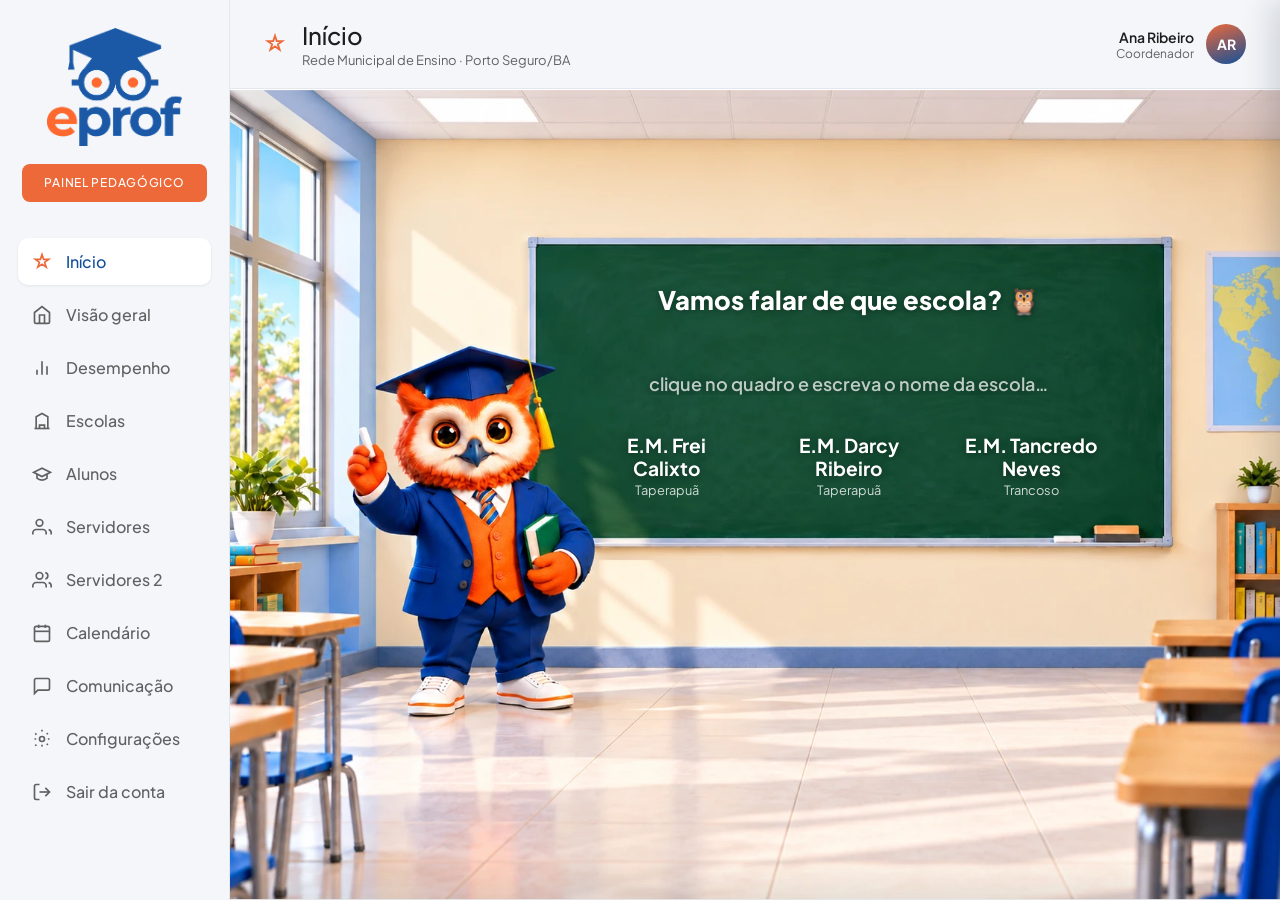
<file: inicio2.html>
<!DOCTYPE html>
<html lang="pt-BR">
<head>
  <meta charset="UTF-8" />
  <meta name="viewport" content="width=device-width, initial-scale=1.0" />
  <title>Painel Pedagógico — Início (2)</title>
  <link rel="preconnect" href="https://fonts.googleapis.com" />
  <link rel="preconnect" href="https://fonts.gstatic.com" crossorigin />
  <link href="https://fonts.googleapis.com/css2?family=Caveat:wght@600;700&display=swap" rel="stylesheet" />
  <style>
    * { box-sizing: border-box; margin: 0; padding: 0; }
    body { font-family: 'Segoe UI', Arial, sans-serif; background: #f5f6fa; display: flex; height: 100vh; overflow: hidden; font-size: 13px; color: #333; }
    /* modo "bare": usado quando a ficha é embutida (iframe) em outra tela — mostra só o bottom-sheet */
    html.bare, body.bare { background: transparent !important; }
    body.bare .main { background: transparent !important; }
    body.bare .sidebar, body.bare .topbar, body.bare .view-wrap { display: none !important; }
    /* o dim vem da tela-pai (iframe transparente); evita escurecimento duplo */
    body.bare .sheet-overlay { background: transparent !important; }
    .sidebar { display: flex; flex-direction: column; }
    .sidebar-logo { display: flex; align-items: center; gap: 8px; }
    .logo-img { width: 104px; height: auto; display: block; }
    .nav { flex: 1 1 auto; }
    .nav-item { display: flex; align-items: center; gap: 10px; cursor: pointer; transition: background .15s; text-decoration: none; }
    .nav-item svg { width: 16px; height: 16px; flex-shrink: 0; }
    .logout { display: flex; align-items: center; gap: 8px; cursor: pointer; }
    .logout svg { width: 16px; height: 16px; }
    .main { flex: 1; display: flex; flex-direction: column; overflow: hidden; position: relative; }
    .topbar { display: flex; align-items: center; justify-content: space-between; }
    .topbar-left { display: flex; align-items: center; gap: 10px; }
    .topbar-right { display: flex; align-items: center; gap: 10px; }
    .avatar { width: 36px; height: 36px; border-radius: 50%; display: flex; align-items: center; justify-content: center; color: #fff; font-weight: 700; font-size: 12px; }
    .user-info { text-align: right; }
    .view-wrap { flex: 1; overflow-y: auto; overflow-x: hidden; background: var(--branco); position: relative; }
    .view-wrap > .content { padding: 0; height: 100%; }

    .muni-head { display: flex; align-items: baseline; gap: 10px; margin-bottom: 14px; flex-wrap: wrap; }
    .muni-title { font-family: var(--font-display); font-weight: 700; font-size: 18px; color: var(--texto); }
    .muni-sub { font-size: 12.5px; color: var(--texto-suave); }
    .kpi-grid { display: grid; grid-template-columns: repeat(3, 1fr); gap: 14px; margin-bottom: 34px; }
    @media (max-width: 900px){ .kpi-grid { grid-template-columns: 1fr; } }
    .kcard { background: var(--branco); border: 1px solid var(--borda); border-radius: var(--raio); padding: 16px 20px; display: flex; align-items: center; justify-content: space-between; gap: 14px; }
    .kcard-l { display: flex; align-items: center; gap: 14px; min-width: 0; }
    .kic { width: 44px; height: 44px; border-radius: 12px; display: flex; align-items: center; justify-content: center; flex-shrink: 0; }
    .kic svg { width: 21px; height: 21px; }
    .klbl { font-family: var(--font-display); font-weight: 600; font-size: 13.5px; color: var(--texto); }
    .ksub { font-size: 11.5px; color: var(--texto-suave); margin-top: 2px; }
    .kval { font-family: var(--font-display); font-weight: 800; font-size: 25px; color: var(--laranja-escuro); white-space: nowrap; }
    .ic-azul{background:var(--azul-claro);color:var(--azul);} .ic-roxo{background:#EFEAF7;color:#6B3FA0;} .ic-verde{background:var(--verde-bg);color:#2E8B00;} .ic-laranja{background:var(--laranja-bg);color:var(--laranja-escuro);} .ic-ambar{background:#FDF3D9;color:var(--ambar-escuro);} .ic-teal{background:#D9F2F5;color:#0E7E8C;}
    .vagas-panel { background: var(--branco); border: 1px solid var(--borda); border-radius: var(--raio); padding: 20px 22px; margin-bottom: 26px; }
    .vp-head { display: flex; justify-content: space-between; align-items: center; margin-bottom: 16px; gap: 12px; flex-wrap: wrap; }
    .vp-title { font-family: var(--font-display); font-weight: 700; font-size: 16px; color: var(--texto); }
    .vp-hint { font-size: 12px; color: var(--texto-suave); }
    .vp-blocks { display: grid; grid-template-columns: repeat(3, 1fr); gap: 14px; margin-bottom: 16px; }
    @media (max-width: 620px){ .vp-blocks { grid-template-columns: 1fr; } }
    .vp-block { background: var(--bg); border: 1px solid var(--borda); border-radius: var(--raio-sm); padding: 14px 16px; }
    .vp-lbl { font-size: 12px; color: var(--texto-suave); }
    .vp-num { font-family: var(--font-display); font-weight: 800; font-size: 26px; color: var(--azul); margin: 4px 0 2px; }
    .vp-num.verde{color:#2E8B00;} .vp-num.laranja{color:var(--laranja-escuro);}
    .vp-sub { font-size: 11px; color: var(--texto-suave); }
    .occ2-top { display: flex; justify-content: space-between; font-size: 12.5px; color: var(--texto-suave); margin-bottom: 6px; flex-wrap: wrap; gap: 6px; }
    .occ2-top b { color: var(--texto); }
    .occ2-track { height: 10px; border-radius: 5px; background: #EAECF0; overflow: hidden; }
    .occ2-fill { height: 100%; border-radius: 5px; background: linear-gradient(90deg, var(--laranja), var(--azul)); }
    .live-dot { display: inline-block; width: 8px; height: 8px; border-radius: 50%; background: var(--verde); margin-right: 5px; }

    /* consulta no topo + bubo grandão no centro com cards ao redor */
    .topsearch { text-align: center; max-width: 640px; margin: 0 auto; padding: 4px 0 10px; }
    .ask-eyebrow { font-family: var(--font-display); font-size: 12px; font-weight: 700; letter-spacing: .12em; text-transform: uppercase; color: var(--azul); opacity: .85; }
    .ask-q { font-family: var(--font-display); font-weight: 800; font-size: 26px; color: var(--texto); margin: 6px 0 16px; line-height: 1.2; }
    .ask-search { position: relative; max-width: 560px; margin: 0 auto; }
    .hero { display: flex; justify-content: center; margin-top: 6px; }
    .hero-inner { position: relative; width: 100%; max-width: 1200px; min-height: 610px; }
    .hero-bubo { position: absolute; left: 50%; bottom: 6px; transform: translateX(-50%); height: 492px; width: auto; pointer-events: none; z-index: 1; filter: drop-shadow(0 20px 26px rgba(18,80,154,.20)); }
    .hero-card { position: absolute; width: 288px; height: 90px; background: var(--branco); border: 1px solid var(--borda); border-radius: var(--raio); padding: 0 16px; box-shadow: 0 10px 26px rgba(15,23,32,.10); display: flex; align-items: center; justify-content: space-between; gap: 10px; z-index: 2; }
    .hero-card .kic { width: 40px; height: 40px; }
    .hero-card .kcard-l { flex: 1; min-width: 0; }
    .hero-card .klbl { line-height: 1.2; }
    .hero-card .ksub { line-height: 1.25; }
    .hero-card .kval { font-size: 22px; }
    .h1 { top: 0; left: 0; }   .h2 { top: 0; right: 0; }
    .h3 { top: 16%; left: 0; } .h4 { top: 16%; right: 0; }
    .h5 { top: 32%; left: 0; } .h6 { top: 32%; right: 0; }
    .h7 { top: 48%; left: 0; } .h8 { top: 48%; right: 0; }
    .h9 { top: 64%; left: 0; } .h10 { top: 64%; right: 0; }
    .h11 { top: 80%; left: 0; } .h12 { top: 80%; right: 0; }
    @media (max-width: 1180px){ .hero-inner { display: flex; flex-direction: column; gap: 12px; min-height: 0; } .hero-bubo { position: static; transform: none; height: 210px; margin: 4px auto 10px; order: -1; } .hero-card { position: static; width: 100%; } }
    .search-box { display: flex; align-items: center; gap: 12px; background: var(--branco); border: 2px solid var(--borda); border-radius: 30px; padding: 14px 20px; box-shadow: 0 10px 26px rgba(18,80,154,.10); transition: border-color .15s, box-shadow .15s; }
    .search-box:focus-within { border-color: var(--azul); box-shadow: 0 10px 30px rgba(18,80,154,.18); }
    .search-box svg { width: 20px; height: 20px; color: var(--laranja); flex-shrink: 0; }
    .search-box input { border: none; outline: none; background: none; font-family: var(--font-display); font-size: 15px; width: 100%; color: var(--texto); }
    .results { position: absolute; top: calc(100% + 8px); left: 0; right: 0; background: var(--branco); border: 1px solid var(--borda); border-radius: 14px; box-shadow: 0 18px 40px rgba(15,23,32,.16); overflow: hidden; z-index: 20; max-height: 320px; overflow-y: auto; }
    .results[hidden] { display: none; }
    .res-item { display: flex; align-items: center; gap: 11px; padding: 11px 16px; cursor: pointer; border-bottom: 1px solid var(--bg); }
    .res-item:last-child { border-bottom: none; }
    .res-item:hover, .res-item.active { background: var(--azul-claro); }
    .res-ic { width: 30px; height: 30px; border-radius: 8px; background: var(--laranja-bg); color: var(--laranja-escuro); display: flex; align-items: center; justify-content: center; flex-shrink: 0; }
    .res-ic svg { width: 15px; height: 15px; }
    .res-nome { font-family: var(--font-display); font-weight: 600; font-size: 13.5px; color: var(--texto); }
    .res-sub { font-size: 11.5px; color: var(--texto-suave); }
    .res-empty { padding: 16px; text-align: center; color: var(--texto-suave); font-size: 13px; }
    .ask-hint { font-size: 12px; color: var(--texto-suave); margin-top: 10px; }

    /* ---- palco do quadro (sala de aula) ---- */
    .board-stage { position: relative; width: 100%; height: 100%; margin: 0; overflow: hidden; }
    /* frame com a proporção da imagem (3:2), dimensionado p/ cobrir a área toda — sem sobra */
    .board-frame { position: absolute; top: 50%; left: 50%; transform: translate(-50%, -50%); width: max(100%, calc((100vh - 90px) * 1.333)); aspect-ratio: 4 / 3; }
    .board-bg { position: absolute; inset: 0; display: block; width: 100%; height: 100%; object-fit: cover; }
    .board-bg-write { opacity: 0; transition: opacity .4s ease; }         /* bubo escrevendo (aparece ao digitar) */
    .board-frame.writing .board-bg-write { opacity: 1; }
    .board-area { position: absolute; top: 21%; left: 34.7%; right: 17.3%; bottom: 46%; display: flex; flex-direction: column; align-items: stretch; justify-content: center; gap: clamp(12px, 2.4vh, 24px); }
    .board-title { font-family: var(--font-display); font-weight: 800; font-size: clamp(17px, 2vw, 27px); color: #fff; text-align: center; text-shadow: 0 1px 6px rgba(0,0,0,.4); margin-bottom: 2px; }
    /* título azul ACIMA do quadro (na parede) */
    .board-heading { position: absolute; top: 11%; left: 28%; right: 9%; text-align: center; font-family: var(--font-display); font-weight: 800; font-size: clamp(18px, 2.1vw, 30px); color: var(--azul); text-shadow: 0 1px 2px rgba(255,255,255,.55); }
    .board-search { background: rgba(255,255,255,.16); border: 1.5px solid rgba(255,255,255,.55); box-shadow: 0 6px 18px rgba(0,0,0,.18); -webkit-backdrop-filter: blur(3px); backdrop-filter: blur(3px); padding: 10px 16px; }
    .board-search svg { color: #fff; }
    .board-search input { color: #fff; font-size: clamp(13px,1.3vw,15px); }
    .board-search input::placeholder { color: rgba(255,255,255,.82); }
    .board-search:focus-within { border-color: #fff; box-shadow: 0 8px 22px rgba(0,0,0,.3); }
    /* o próprio quadro é o campo de texto (escrever a "giz") */
    .board-area { cursor: text; }
    .board-write { width: 100%; background: transparent; border: none; outline: none; text-align: center; font-family: 'Caveat', var(--font-display), cursive; font-weight: 700; color: #fff; caret-color: #fff; font-size: clamp(30px, 4vw, 52px); letter-spacing: .5px; text-shadow: 0 1px 10px rgba(0,0,0,.4); padding: 2px 4px; }
    .board-write::placeholder { font-family: var(--font-display), sans-serif; color: rgba(255,255,255,.72); font-weight: 600; font-size: clamp(13px, 1.5vw, 18px); letter-spacing: 0; }
    /* nomes de escolas aparecendo/sumindo — bem calmo, sem efeito giz */
    .board-ticker { flex: 0 0 auto; display: grid; grid-template-columns: repeat(3, 1fr); align-items: start; justify-items: center; gap: clamp(12px, 2vh, 22px) clamp(14px, 2.2vw, 34px); text-align: center; overflow: hidden; }
    .board-ticker .tk-item { min-width: 0; opacity: 0; transition: opacity 1.4s ease; border-radius: 10px; padding: 5px 8px; }
    .board-ticker .tk-item.show { opacity: 1; }
    .board-ticker .tk-pick { cursor: pointer; transition: opacity 1.4s ease, background .15s; }
    .board-ticker .tk-pick:hover { background: rgba(255,255,255,.16); }
    .board-ticker .tk-nome { font-family: var(--font-display); font-weight: 700; font-size: clamp(14px, 1.5vw, 20px); color: #fff; text-shadow: 0 1px 8px rgba(0,0,0,.45); line-height: 1.2; }
    .board-ticker .tk-sub { font-size: clamp(11px,1vw,13px); color: rgba(255,255,255,.8); margin-top: 2px; }
    /* resultados da busca — caixa branca com rolagem interna (aparece abaixo do campo) */
    .board-input-wrap { position: relative; }
    .board-results { position: absolute; top: calc(100% + 12px); left: 50%; transform: translateX(-50%); width: min(620px, 78vw); background: #fff; border: 1px solid var(--borda); border-radius: 14px; box-shadow: 0 20px 48px rgba(0,0,0,.3); max-height: 44vh; overflow-y: auto; z-index: 30; text-align: left; }
    .board-results[hidden] { display: none; }
    .board-results .res-item { display: flex; align-items: center; gap: 12px; padding: 11px 16px; cursor: pointer; border-bottom: 1px solid var(--bg); }
    .board-results .res-item:last-child { border-bottom: none; }
    .board-results .res-item:hover, .board-results .res-item.active { background: var(--azul-claro); }
    .board-results .res-ic { width: 34px; height: 34px; border-radius: 9px; background: var(--laranja-bg); color: var(--laranja); display: flex; align-items: center; justify-content: center; flex-shrink: 0; }
    .board-results .res-nome { color: var(--texto); font-weight: 700; line-height: 1.2; }
    .board-results .res-sub { color: var(--texto-suave); font-size: 13px; margin-top: 1px; }
    .board-results .res-empty { padding: 14px 16px; color: var(--texto-suave); }
    /* layout: painel de índices à esquerda + quadro à direita */
    .inicio-layout { display: flex; height: 100%; }
    .kpi-panel { flex-shrink: 0; width: clamp(240px, 23vw, 322px); background: #f5f8fc; border-right: 1px solid var(--borda); padding: 22px 18px; overflow-y: auto; }
    .kpi-panel-title { font-family: var(--font-display); font-weight: 800; font-size: clamp(17px, 1.5vw, 21px); color: var(--azul-escuro); }
    .kpi-panel-sub { font-size: 13px; color: var(--texto-suave); margin-top: 2px; }
    .kpi-cards { display: flex; flex-direction: column; gap: 12px; margin-top: 18px; }
    .kpi-card { display: flex; align-items: center; gap: 14px; background: #fff; border: 1px solid var(--borda); border-radius: 14px; padding: 13px 15px; box-shadow: 0 4px 14px rgba(15,23,32,.05); }
    .kpi-ic { width: 44px; height: 44px; border-radius: 12px; display: flex; align-items: center; justify-content: center; flex-shrink: 0; }
    .kpi-ic.azul { background: var(--azul-claro); color: var(--azul); }
    .kpi-ic.laranja { background: var(--laranja-bg); color: var(--laranja); }
    .kpi-ic.verde { background: var(--verde-bg); color: var(--verde); }
    .kpi-card .kv { font-family: var(--font-display); font-weight: 800; font-size: clamp(20px, 1.8vw, 25px); color: var(--texto); line-height: 1; }
    .kpi-card .kl { font-size: 13px; color: var(--texto-suave); margin-top: 3px; }

    @media (max-width: 860px){
      .view-wrap > .content { height: auto; }
      .inicio-layout { flex-direction: column; height: auto; }
      .kpi-panel { width: auto; border-right: none; border-bottom: 1px solid var(--borda); }
      .kpi-cards { flex-direction: row; flex-wrap: wrap; }
      .kpi-card { flex: 1 1 140px; }
      .board-stage { height: auto; }
      .board-frame { position: static; transform: none; width: 100%; aspect-ratio: auto; }
      .board-bg { position: static; height: 160px; object-fit: cover; object-position: 30% 38%; }
      .board-bg-write { display: none; }
      .board-area { position: static; inset: auto; background: #23453a; margin: 0; padding: 16px; gap: 10px; min-height: 240px; }
    }

    /* bottom sheet com dados da escola */
    .sheet-overlay { position: absolute; inset: 0; background: rgba(15,23,32,.35); opacity: 0; pointer-events: none; transition: opacity .25s; z-index: 30; }
    .sheet-overlay.open { opacity: 1; pointer-events: auto; }
    .sheet { position: absolute; left: 0; right: 0; bottom: 0; height: 90%; background: var(--branco); border-radius: 22px 22px 0 0; box-shadow: 0 -14px 50px rgba(15,23,32,.22); transform: translateY(102%); transition: transform .34s cubic-bezier(.2,.75,.3,1); z-index: 31; display: flex; flex-direction: column; }
    .sheet.open { transform: translateY(0); }
    .sheet-grab { width: 44px; height: 5px; border-radius: 3px; background: #D7DEE8; margin: 10px auto 0; flex-shrink: 0; }
    .sheet-head { display: flex; align-items: center; gap: 14px; padding: 14px 28px 16px; border-bottom: 1px solid var(--borda); }
    .sheet-ic { width: 48px; height: 48px; border-radius: 13px; background: var(--azul-claro); color: var(--azul); display: flex; align-items: center; justify-content: center; flex-shrink: 0; }
    .sheet-ic.cmei { background: var(--laranja-bg); color: var(--laranja-escuro); }
    .sheet-ic svg { width: 24px; height: 24px; }
    .sheet-name { font-family: var(--font-display); font-weight: 700; font-size: 20px; color: var(--texto); }
    .sheet-subt { font-size: 12.5px; color: var(--texto-suave); margin-top: 2px; }
    .vg-embed { margin-top: 10px; border-top: 1px solid var(--borda); padding-top: 18px; }
    .vg-embed-head { display: flex; align-items: baseline; gap: 10px; margin-bottom: 6px; }
    .vg-embed iframe { width: 100%; border: 0; display: block; min-height: 400px; }
    .bim-sel { margin-left: auto; border: 1px solid var(--borda); background: var(--branco); border-radius: 10px; padding: 8px 12px; font-family: var(--font-display); font-size: 13px; font-weight: 600; color: var(--texto); cursor: pointer; outline: none; }
    .bim-sel:hover { border-color: var(--azul); }
    .sheet-close { border: 1px solid var(--borda); background: var(--branco); border-radius: 10px; cursor: pointer; color: var(--texto-suave); padding: 9px; display: flex; }
    .sheet-close:hover { border-color: var(--azul); color: var(--azul); }
    .sheet-close svg { width: 18px; height: 18px; }
    .sheet-tabs { display: flex; gap: 2px; padding: 0 22px; border-bottom: 1px solid var(--borda); overflow-x: auto; flex-shrink: 0; }
    .sheet-tab { padding: 13px 16px; border: none; background: none; border-bottom: 3px solid transparent; margin-bottom: -1px; font-family: var(--font-display); font-size: 13.5px; font-weight: 500; color: var(--texto-suave); cursor: pointer; white-space: nowrap; }
    .sheet-tab:hover { color: var(--texto); }
    .sheet-tab.active { color: var(--laranja); border-bottom-color: var(--laranja); font-weight: 700; }
    .stabpane[hidden] { display: none; }
    .sheet-body { padding: 22px 28px 30px; overflow-y: auto; flex: 1; }
    .eq-note { font-size: 12px; color: var(--texto-suave); background: var(--azul-claro); border: 1px solid #C8DCF3; border-radius: var(--raio-sm); padding: 10px 14px; margin-bottom: 16px; display: flex; gap: 8px; align-items: flex-start; }
    .eq-note svg { width: 15px; height: 15px; color: var(--azul); flex-shrink: 0; margin-top: 1px; }
    .dist-row { display: grid; grid-template-columns: 130px 1fr 54px; align-items: center; gap: 12px; margin-bottom: 10px; font-size: 13px; }
    .dist-track { height: 9px; border-radius: 5px; background: #EEF1F5; overflow: hidden; }
    .dist-fill { height: 100%; border-radius: 5px; background: linear-gradient(90deg, var(--laranja), var(--azul)); }
    .dist-n { text-align: right; font-family: var(--font-display); font-weight: 700; color: var(--texto); }
    .al-head { display: flex; align-items: center; justify-content: space-between; gap: 12px; margin-bottom: 14px; flex-wrap: wrap; }
    .al-count { font-size: 13px; color: var(--texto-suave); }
    .al-count b { font-family: var(--font-display); font-weight: 800; color: var(--texto); }
    .al-search { display: inline-flex; align-items: center; gap: 8px; background: var(--branco); border: 1px solid var(--borda); border-radius: 10px; padding: 7px 12px; min-width: 240px; }
    .al-search:focus-within { border-color: var(--azul); }
    .al-search svg { width: 15px; height: 15px; color: var(--texto-suave); }
    .al-search input { border: none; outline: none; font-family: var(--font-display); font-size: 13px; width: 100%; background: none; color: var(--texto); }
    .al-ee-chk { display: inline-flex; align-items: center; gap: 7px; font-family: var(--font-display); font-size: 12.5px; font-weight: 600; color: #6B3FA0; background: #EFEAF7; border: 1px solid #DFD3EF; border-radius: 10px; padding: 7px 12px; cursor: pointer; white-space: nowrap; }
    .al-ee-chk input { accent-color: #6B3FA0; cursor: pointer; }
    /* Filtros da aba Alunos (mesmo padrão da tela Alunos) */
    .fflt-toggle { display: inline-flex; align-items: center; gap: 8px; background: var(--azul); color: #fff; border: none; border-radius: 10px; padding: 8px 14px; font-family: var(--font-display); font-size: 13px; font-weight: 600; cursor: pointer; white-space: nowrap; }
    .fflt-toggle:hover { background: var(--azul-escuro); }
    .fflt-toggle.on { background: var(--azul-escuro); box-shadow: inset 0 0 0 2px rgba(255,255,255,.25); }
    .fflt-toggle svg { width: 15px; height: 15px; }
    .fflt-count { background: #fff; color: var(--azul); border-radius: 20px; font-size: 11px; font-weight: 800; padding: 1px 7px; }
    .fflt-count[hidden] { display: none; }
    .fflt-redef { border: 1px solid var(--borda); background: var(--branco); border-radius: 10px; padding: 8px 12px; font-family: var(--font-display); font-size: 13px; font-weight: 600; color: var(--azul); cursor: pointer; }
    .fflt-redef:hover { border-color: var(--azul); background: var(--azul-claro); }
    .fflt-panel { position: absolute; right: 0; top: calc(100% + 8px); width: 420px; max-width: 94vw; background: var(--branco); border: 1px solid var(--borda); border-radius: var(--raio); box-shadow: 0 20px 50px rgba(15,23,32,.22); z-index: 60; display: flex; flex-direction: column; max-height: 62vh; }
    .fflt-panel[hidden] { display: none; }
    .fflt-head { display: flex; align-items: center; justify-content: space-between; padding: 14px 16px; border-bottom: 1px solid var(--borda); }
    .fflt-title { display: flex; align-items: center; gap: 8px; font-family: var(--font-display); font-weight: 700; font-size: 14px; color: var(--texto); }
    .fflt-title svg { width: 16px; height: 16px; color: var(--laranja); }
    .fflt-x { border: none; background: none; cursor: pointer; color: var(--texto-suave); padding: 4px; display: flex; }
    .fflt-x svg { width: 16px; height: 16px; }
    .fflt-body { padding: 14px 16px; overflow-y: auto; display: flex; flex-direction: column; gap: 9px; }
    .fflt { display: grid; grid-template-columns: 140px 1fr; gap: 10px; align-items: center; }
    .fflt-lbl { display: flex; align-items: center; font-family: var(--font-display); font-size: 12.5px; font-weight: 700; color: var(--laranja-escuro); border: 1px solid var(--laranja); border-radius: 10px; padding: 8px 10px; }
    .fflt select { width: 100%; border: 1px solid var(--borda); border-radius: 10px; padding: 8px 10px; font-family: var(--font-body); font-size: 12.5px; color: var(--texto); background: var(--branco); outline: none; cursor: pointer; }
    .fflt-foot { display: flex; gap: 10px; padding: 12px 16px; border-top: 1px solid var(--borda); background: var(--bg); }
    .btn-fechar2 { flex: 1; background: var(--azul); color: #fff; border: none; border-radius: 10px; padding: 10px; font-family: var(--font-display); font-weight: 600; font-size: 13.5px; cursor: pointer; }
    .btn-fechar2:hover { background: var(--azul-escuro); }
    .btn-redef3 { flex: 1; background: var(--branco); color: var(--texto); border: 1px solid var(--borda); border-radius: 10px; padding: 10px; font-family: var(--font-display); font-weight: 600; font-size: 13.5px; cursor: pointer; }
    .btn-redef3:hover { border-color: var(--azul); color: var(--azul); }
    .al-tea { display: inline-block; font-family: var(--font-display); font-size: 10px; font-weight: 700; color: #6B3FA0; background: #EFEAF7; border-radius: 20px; padding: 2px 8px; margin-left: 6px; vertical-align: 1px; }
    .stat-grid { display: grid; grid-template-columns: repeat(6, 1fr); gap: 12px; margin-bottom: 20px; }
    .sch-stats { display: grid; grid-template-columns: repeat(3, 1fr); gap: 12px; margin-bottom: 20px; }
    .serie-list { display: flex; flex-direction: column; gap: 7px; }
    .srow { display: grid; grid-template-columns: 140px 1fr 40px; align-items: center; gap: 12px; font-size: 12px; }
    .srow .s-name { font-weight: 500; color: var(--texto); }
    .srow .s-track { height: 7px; border-radius: 4px; background: #EEF1F5; overflow: hidden; }
    .srow .s-fill { display: block; height: 100%; border-radius: 4px; background: linear-gradient(90deg, var(--azul), var(--azul-escuro)); }
    .srow .s-num { text-align: right; font-family: var(--font-display); font-weight: 700; color: var(--texto); font-size: 13px; }
    @media (max-width: 820px){ .sch-stats { grid-template-columns: repeat(2, 1fr); } }
    @media (max-width: 1100px){ .stat-grid { grid-template-columns: repeat(3, 1fr); } }
    @media (max-width: 560px){ .stat-grid { grid-template-columns: repeat(2, 1fr); } }
    .stat { background: var(--bg); border: 1px solid var(--borda); border-radius: var(--raio-sm); padding: 14px; text-align: center; }
    .stat .sv { font-family: var(--font-display); font-weight: 800; font-size: 22px; color: var(--texto); }
    .stat .sl { font-size: 11px; color: var(--texto-suave); margin-top: 4px; }
    .two { display: grid; grid-template-columns: 1fr 1fr; gap: 16px; margin-bottom: 20px; }
    @media (max-width: 760px){ .two { grid-template-columns: 1fr; } }
    .card { background: var(--bg); border: 1px solid var(--borda); border-radius: var(--raio); padding: 18px 20px; }
    .card-t { font-family: var(--font-display); font-weight: 700; font-size: 14px; color: var(--texto); margin-bottom: 14px; }
    .vm { display: flex; gap: 22px; margin-bottom: 14px; flex-wrap: wrap; }
    .vm div .n { font-family: var(--font-display); font-weight: 800; font-size: 20px; color: var(--texto); } .vm div .n.verde{color:#2E8B00;}
    .vm div .k { font-size: 11px; color: var(--texto-suave); }
    .occ-track { height: 9px; border-radius: 5px; background: #EAECF0; overflow: hidden; }
    .occ-fill { height: 100%; border-radius: 5px; background: linear-gradient(90deg, var(--laranja), var(--azul)); }
    .eq-row { display: flex; align-items: center; justify-content: space-between; padding: 8px 0; border-bottom: 1px solid var(--borda); font-size: 13px; }
    .eq-row:last-child { border-bottom: none; }
    .eq-row b { font-family: var(--font-display); }
    .fields { display: grid; grid-template-columns: repeat(4, 1fr); gap: 12px; margin-bottom: 20px; }
    @media (max-width: 760px){ .fields { grid-template-columns: repeat(2, 1fr); } }
    .fld { background: var(--bg); border: 1px solid var(--borda); border-radius: var(--raio-sm); padding: 12px 14px; }
    .fld .fl { font-size: 10.5px; font-weight: 700; text-transform: uppercase; letter-spacing: .05em; color: var(--texto-suave); margin-bottom: 5px; font-family: var(--font-display); }
    .fld .fv { font-size: 13.5px; color: var(--texto); font-weight: 500; }
    .sch-info { display: grid; grid-template-columns: repeat(3, 1fr); gap: 14px; margin-bottom: 20px; }
    .sinfo-item { display: flex; align-items: center; gap: 12px; background: var(--bg); border: 1px solid var(--borda); border-radius: var(--raio); padding: 14px 16px; }
    .sinfo-ic { width: 40px; height: 40px; border-radius: 11px; display: flex; align-items: center; justify-content: center; flex-shrink: 0; }
    .sinfo-ic svg { width: 20px; height: 20px; }
    .sinfo-lbl { font-size: 10.5px; font-weight: 700; text-transform: uppercase; letter-spacing: .05em; color: var(--texto-suave); font-family: var(--font-display); margin-bottom: 3px; }
    .sinfo-v { font-size: 13.5px; color: var(--texto); font-weight: 600; line-height: 1.25; }
    @media (max-width: 760px){ .sch-info { grid-template-columns: 1fr; } }
    .tet-grid { display: grid; grid-template-columns: repeat(auto-fit, minmax(170px, 1fr)); gap: 14px; margin-top: 4px; }
    .tet-card { background: var(--branco); border: 1px solid var(--borda); border-radius: 12px; padding: 14px 16px; display: flex; align-items: center; gap: 12px; }
    .tet-ic { width: 38px; height: 38px; border-radius: 10px; background: #EEF1F5; color: var(--texto-suave); display: flex; align-items: center; justify-content: center; flex-shrink: 0; }
    .tet-ic svg { width: 18px; height: 18px; }
    .tet-lbl { font-size: 12px; color: var(--texto-suave); font-weight: 600; line-height: 1.2; flex: 1; }
    .tet-n { font-family: var(--font-display); font-weight: 800; font-size: 24px; color: var(--laranja); line-height: 1; text-align: right; }
    .tet-sub { font-size: 10px; color: #9AA1AB; text-align: right; margin-top: 2px; }
    /* perfil do aluno */
    .al-click { cursor: pointer; }
    .al-click:hover td b { color: var(--azul); }
    .alp-head { display: flex; align-items: flex-start; justify-content: space-between; gap: 20px; flex-wrap: wrap; background: var(--bg); border: 1px solid var(--borda); border-radius: var(--raio); padding: 18px 22px; margin-bottom: 20px; }
    .alp-kv { display: grid; grid-template-columns: auto 1fr; gap: 11px 18px; font-size: 13px; align-items: center; }
    .alp-kv .k { color: var(--texto-suave); display: flex; align-items: center; gap: 8px; white-space: nowrap; }
    .alp-kv .k svg { width: 15px; height: 15px; }
    .alp-kv .v { color: var(--texto); font-weight: 600; }
    .alp-side { display: flex; flex-direction: column; align-items: flex-end; gap: 16px; }
    .alp-btns { display: flex; gap: 10px; flex-wrap: wrap; justify-content: flex-end; }
    .alp-btn { display: inline-flex; align-items: center; gap: 7px; border: none; border-radius: 10px; padding: 9px 15px; font-family: var(--font-display); font-weight: 700; font-size: 12.5px; color: #fff; cursor: pointer; }
    .alp-btn svg { width: 14px; height: 14px; }
    .alp-ringbox { display: flex; flex-direction: column; align-items: center; gap: 6px; }
    .alp-ring { width: 88px; height: 88px; border-radius: 50%; display: grid; place-items: center; position: relative; }
    .alp-ring::after { content: ''; position: absolute; inset: 7px; background: var(--bg); border-radius: 50%; }
    .alp-ring-v { position: relative; z-index: 1; font-family: var(--font-display); font-weight: 800; font-size: 26px; }
    .alp-ring-lbl { font-size: 11px; color: var(--texto-suave); max-width: 100px; text-align: center; line-height: 1.3; }
    .alp-wrap { display: flex; flex-direction: column; min-height: 100%; }
    .alp-grid { display: grid; grid-template-columns: 1.15fr 1fr 0.85fr; gap: 16px; flex: 1 1 auto; }
    .alp-grid > .card { display: flex; flex-direction: column; }
    .alp-grid > .card.center { justify-content: center; }
    @media (max-width: 900px){ .alp-grid { grid-template-columns: 1fr; } }
    .al-cal { display: grid; grid-template-columns: repeat(8, 1fr); gap: 12px 4px; margin-top: 14px; }
    .al-cday { text-align: center; }
    .al-cday .cn { font-size: 11px; color: var(--texto-suave); font-family: var(--font-display); margin-bottom: 6px; }
    .al-cday .cdot { width: 13px; height: 13px; border-radius: 50%; margin: 0 auto; }
    .al-med { display: flex; align-items: center; justify-content: space-between; border: 1px solid var(--borda); border-radius: 10px; overflow: hidden; margin-top: 16px; font-size: 13px; }
    .al-med .ml { padding: 10px 14px; color: var(--texto-suave); }
    .al-med .mv { padding: 10px 16px; font-family: var(--font-display); font-weight: 800; }
    .al-leg { display: flex; flex-wrap: wrap; gap: 14px; margin-top: 12px; font-size: 11.5px; color: var(--texto-suave); }
    .al-leg span { display: flex; align-items: center; gap: 6px; }
    .al-leg i { width: 10px; height: 10px; border-radius: 50%; }
    .alp-pts { background: #FDF3D9; border-radius: var(--raio); padding: 18px; display: flex; flex-direction: column; align-items: center; justify-content: space-between; text-align: center; gap: 14px; }
    .alp-pts-n { display: inline-flex; align-items: center; gap: 8px; font-family: var(--font-display); font-weight: 800; font-size: 22px; color: var(--azul-escuro); background: #F6C945; border-radius: 12px; padding: 14px 22px; }
    .alp-pts img { width: 100%; max-width: 160px; height: auto; margin-top: auto; }
    .al-acts { display: inline-flex; gap: 6px; justify-content: flex-end; }
    .al-act { border: 1px solid var(--borda); background: var(--branco); border-radius: 8px; cursor: pointer; color: var(--azul); padding: 6px; display: inline-flex; }
    .al-act:hover { border-color: var(--azul); }
    .al-act svg { width: 15px; height: 15px; }
    .al-tabs { display: flex; gap: 2px; border-bottom: 1px solid var(--borda); margin: 0 0 18px; flex-wrap: wrap; }
    .al-tab { border: none; background: none; padding: 10px 16px; font-family: var(--font-display); font-weight: 700; font-size: 13px; color: var(--texto-suave); cursor: pointer; border-bottom: 2px solid transparent; margin-bottom: -1px; }
    .al-tab:hover { color: var(--texto); }
    .al-tab.active { color: var(--azul); border-bottom-color: var(--azul); }
    .al-pane[hidden] { display: none; }
    .mat-grid { display: grid; grid-template-columns: repeat(2, 1fr); gap: 14px; }
    @media (max-width: 700px){ .mat-grid { grid-template-columns: 1fr; } }
    /* modal de matrícula (leitura) */
    .mx-overlay { position: fixed; inset: 0; background: rgba(15,23,32,.5); z-index: 70; display: none; }
    .mx-overlay.open { display: block; }
    .mx-modal { position: fixed; top: 0; right: 0; height: 100vh; width: 940px; max-width: 100%; background: #F3F4F7; box-shadow: -16px 0 44px rgba(15,23,32,.22); overflow-y: auto; transform: translateX(100%); transition: transform .26s ease; }
    .mx-overlay.open .mx-modal { transform: translateX(0); }
    .mx-top { display: flex; align-items: center; justify-content: space-between; gap: 12px; padding: 14px 18px; position: sticky; top: 0; background: #F3F4F7; z-index: 2; }
    .mx-back { background: var(--laranja); color: #fff; border: none; border-radius: 10px; padding: 9px 18px; font-family: var(--font-display); font-weight: 700; font-size: 13px; cursor: pointer; display: inline-flex; align-items: center; gap: 8px; }
    .mx-back:hover { background: var(--laranja-escuro); }
    .mx-x { background: var(--branco); border: 1px solid var(--borda); border-radius: 10px; padding: 8px; cursor: pointer; color: var(--texto-suave); display: flex; }
    .mx-x:hover { border-color: var(--azul); color: var(--azul); }
    .mx-wrap { display: grid; grid-template-columns: 250px 1fr; gap: 18px; padding: 0 18px 22px; }
    @media (max-width: 860px){ .mx-wrap { grid-template-columns: 1fr; } }
    .mx-side { background: var(--branco); border: 1px solid var(--borda); border-radius: 14px; padding: 18px; text-align: center; align-self: start; }
    .mx-matlbl { font-size: 11px; color: var(--texto-suave); }
    .mx-matnum { font-family: var(--font-display); font-weight: 800; font-size: 22px; color: var(--laranja); }
    .mx-foto { width: 150px; height: 180px; border-radius: 12px; background: #FBE4D7; margin: 16px auto 18px; display: grid; place-items: center; color: #E79B74; }
    .mx-foto svg { width: 90px; height: 90px; }
    .mx-resp { display: flex; flex-direction: column; gap: 8px; text-align: left; }
    .mx-resp-card { display: flex; align-items: center; gap: 10px; border: 1px solid var(--borda); border-radius: 10px; padding: 10px 12px; background: var(--bg); }
    .mx-resp-av { width: 32px; height: 32px; border-radius: 9px; background: var(--azul-claro); color: var(--azul); display: flex; align-items: center; justify-content: center; font-family: var(--font-display); font-weight: 700; font-size: 13px; flex-shrink: 0; }
    .mx-resp-n { font-size: 12.5px; font-weight: 600; color: var(--texto); line-height: 1.2; }
    .mx-resp-p { font-size: 11px; color: var(--texto-suave); }
    .mx-mat-foot { font-size: 11.5px; color: var(--texto-suave); margin-top: 16px; line-height: 1.4; }
    .mx-sec { background: var(--branco); border: 1px solid var(--borda); border-radius: 14px; padding: 22px; margin-bottom: 16px; }
    .mx-sec-t { font-family: var(--font-display); font-weight: 700; font-size: 18px; color: var(--laranja); margin-bottom: 18px; }
    .mx-grid { display: grid; grid-template-columns: repeat(3, 1fr); gap: 16px; }
    @media (max-width: 760px){ .mx-grid { grid-template-columns: 1fr; } }
    .mx-field.full { grid-column: 1 / -1; }
    .mx-lbl { display: block; font-size: 12px; color: var(--texto); font-weight: 600; margin-bottom: 6px; }
    .mx-lbl .req { color: var(--laranja); font-weight: 500; font-size: 11px; }
    .mx-lbl .opt { color: var(--texto-suave); font-weight: 500; font-size: 11px; }
    .mx-val { display: flex; align-items: center; gap: 8px; background: var(--bg); border: 1px solid var(--borda); border-radius: 10px; padding: 0 14px; min-height: 46px; font-size: 13.5px; color: var(--texto); }
    .mx-val svg { width: 16px; height: 16px; color: var(--texto-suave); flex-shrink: 0; }
    .mx-val.empty { color: #A9B0BA; }
    .mx-opt { display: flex; align-items: center; justify-content: space-between; gap: 12px; background: #FDEDE5; border-radius: 10px; padding: 12px 16px; font-size: 13.5px; color: var(--texto); margin-bottom: 10px; }
    .mx-opt .mx-yn { display: inline-flex; gap: 16px; }
    .mx-opt .yn { display: inline-flex; align-items: center; gap: 6px; color: var(--texto-suave); }
    .mx-opt .yn.on { color: var(--laranja); font-weight: 700; }
    .mx-opt .dot { width: 14px; height: 14px; border-radius: 50%; border: 2px solid currentColor; display: inline-block; position: relative; }
    .mx-opt .yn.on .dot::after { content: ''; position: absolute; inset: 3px; border-radius: 50%; background: currentColor; }
    .mx-tag { background: var(--bg); border: 1px solid var(--borda); border-radius: 10px; padding: 12px 14px; font-size: 13px; color: var(--texto); }
    .mx-doc { display: flex; align-items: center; gap: 14px; padding: 14px 4px; border-top: 1px solid var(--borda); font-size: 13.5px; }
    .mx-doc:first-of-type { border-top: none; }
    .mx-doc-ic { color: var(--laranja); display: flex; }
    .mx-doc-nome { font-weight: 600; color: var(--texto); min-width: 190px; }
    .mx-doc-st { flex: 1; color: var(--texto-suave); }
    .mx-doc-dt { color: #A9B0BA; font-size: 12px; }
    /* notas por disciplina (pílulas) */
    .nlist { display: flex; flex-direction: column; }
    .nrow { display: flex; align-items: center; gap: 14px; padding: 12px 4px; border-bottom: 1px solid var(--borda); }
    .nrow:last-child { border-bottom: none; }
    .nrow-badge { width: 32px; height: 32px; border-radius: 50%; background: var(--azul-claro); color: var(--azul); display: flex; align-items: center; justify-content: center; font-family: var(--font-display); font-weight: 700; font-size: 13px; flex-shrink: 0; }
    .nrow-disc { font-weight: 600; font-size: 13.5px; color: var(--texto); flex: 1; min-width: 130px; }
    .nrow-pills { display: flex; align-items: center; gap: 6px; flex-wrap: wrap; justify-content: flex-end; }
    .npill { min-width: 46px; text-align: center; padding: 6px 10px; border-radius: 9px; font-family: var(--font-display); font-weight: 700; font-size: 12.5px; line-height: 1; }
    .npill.np-at { background: #FFF1E8; color: #DD5E2A; }
    .npill.np-av { background: #EBF1FA; color: #12509A; }
    .npill.np-media { background: #6B3FA0; color: #fff; min-width: 54px; box-shadow: 0 2px 6px rgba(107,63,160,.25); }
    .npill-sep { width: 1px; align-self: stretch; min-height: 22px; background: var(--borda); margin: 0 3px; }
    .nleg { display: flex; gap: 16px; font-size: 11.5px; color: var(--texto-suave); margin: -2px 0 14px; flex-wrap: wrap; }
    .nleg i { width: 12px; height: 12px; border-radius: 4px; display: inline-block; margin-right: 5px; vertical-align: -2px; }
    .nleg .np-at { background: #FFF1E8; }
    .nleg .np-av { background: #EBF1FA; }
    .nleg .np-media { background: #6B3FA0; }
    .sheet-cta { display: inline-flex; align-items: center; gap: 8px; background: var(--azul); color: #fff; border: none; border-radius: 12px; padding: 12px 20px; font-family: var(--font-display); font-weight: 600; font-size: 14px; cursor: pointer; text-decoration: none; }
    .sheet-cta:hover { background: var(--azul-escuro); }
    .sheet-cta svg { width: 16px; height: 16px; }
    .eq-title { font-family: var(--font-display); font-weight: 700; font-size: 15px; color: var(--texto); margin: 26px 0 12px; display: flex; align-items: center; gap: 8px; }
    .eq-title svg { width: 18px; height: 18px; color: var(--azul); }
    .eq-title span { font-weight: 400; color: var(--texto-suave); font-size: 12px; }
    .eq-list { border: 1px solid var(--borda); border-radius: var(--raio); overflow: hidden; }
    .el-row { display: flex; align-items: center; gap: 12px; padding: 11px 14px; border-bottom: 1px solid var(--borda); }
    .el-row:last-child { border-bottom: none; }
    .el-row:hover { background: var(--bg); }
    .el-av { width: 34px; height: 34px; border-radius: 50%; background: var(--azul); color: #fff; display: flex; align-items: center; justify-content: center; font-family: var(--font-display); font-weight: 700; font-size: 11px; flex-shrink: 0; }
    .el-info { flex: 1; min-width: 0; }
    .el-nome { font-size: 13.5px; font-weight: 600; color: var(--texto); }
    .el-cargo { font-size: 11.5px; color: var(--texto-suave); }
    .el-eye { border: 1px solid var(--borda); background: var(--branco); border-radius: 8px; color: var(--laranja); padding: 6px; display: inline-flex; cursor: pointer; text-decoration: none; flex-shrink: 0; }
    .el-eye:hover { border-color: var(--laranja); background: var(--laranja-bg); }
    .el-eye svg { width: 16px; height: 16px; }
    /* ficha · servidor: lista + card lateral */
    .srv2-split { display: flex; gap: 20px; align-items: flex-start; }
    .srv2-main { flex: 1; min-width: 0; }
    .srv2-aside { width: 300px; flex-shrink: 0; position: sticky; top: 4px; }
    @media (max-width: 900px){ .srv2-split { flex-direction: column; } .srv2-aside { width: 100%; position: static; } }
    #srvList .el-row { cursor: pointer; }
    #srvList .el-row.sel { background: var(--azul-claro); }
    .el-chev { color: #B6BEC9; display: inline-flex; flex-shrink: 0; }
    .el-chev svg { width: 16px; height: 16px; }
    .svcard { background: var(--branco); border: 1px solid var(--borda); border-radius: var(--raio); padding: 20px; }
    .svc-empty { text-align: center; color: var(--texto-suave); font-size: 13px; padding: 36px 14px; }
    .svc-empty svg { width: 34px; height: 34px; color: #C4CBD4; margin-bottom: 10px; }
    .svc-head { display: flex; align-items: center; justify-content: space-between; margin-bottom: 16px; }
    .svc-head .t { font-family: var(--font-display); font-weight: 700; font-size: 15px; color: var(--texto); }
    .svc-x { border: 1px solid var(--borda); background: var(--branco); border-radius: 9px; padding: 6px; cursor: pointer; color: var(--texto-suave); display: flex; }
    .svc-x:hover { border-color: var(--azul); color: var(--azul); }
    .svc-top { display: flex; gap: 14px; align-items: center; margin-bottom: 16px; }
    .svc-av { width: 60px; height: 60px; border-radius: 16px; background: var(--azul); color: #fff; display: flex; align-items: center; justify-content: center; font-family: var(--font-display); font-weight: 800; font-size: 20px; flex-shrink: 0; }
    .svc-name { font-family: var(--font-display); font-weight: 800; font-size: 18px; color: var(--texto); line-height: 1.2; }
    .svc-mat { font-size: 12px; color: var(--texto-suave); margin: 3px 0 7px; }
    .svc-badge { display: inline-block; color: var(--azul); font-size: 12.5px; font-weight: 700; }
    .svc-kv { display: grid; grid-template-columns: auto 1fr; gap: 10px 14px; font-size: 13px; margin: 0 0 4px; padding-bottom: 16px; border-bottom: 1px solid var(--borda); }
    .svc-kv .k { color: var(--texto-suave); }
    .svc-kv .v { color: var(--texto); font-weight: 600; text-align: right; }
    .svc-sec-t { font-size: 13px; font-weight: 700; color: var(--texto); margin: 16px 0 10px; display: flex; align-items: center; justify-content: space-between; }
    .svc-vp { display: flex; gap: 12px; align-items: flex-start; border: 1px solid var(--borda); border-radius: 12px; padding: 13px; margin-bottom: 9px; }
    .svc-vp-ic { width: 40px; height: 40px; border-radius: 10px; background: var(--azul-claro); color: var(--azul); display: flex; align-items: center; justify-content: center; flex-shrink: 0; }
    .svc-vp-nome { font-weight: 700; font-size: 13.5px; color: var(--texto); }
    .svc-vp-cargo { font-size: 12px; color: var(--texto); margin-top: 1px; }
    .svc-vp-turmas { font-size: 11.5px; color: var(--texto-suave); margin-top: 3px; }
    .svc-vp-plus { background: var(--azul-claro); color: var(--azul); border-radius: 20px; padding: 1px 8px; font-size: 11px; font-weight: 700; vertical-align: middle; }
    .svc-vp-more { font-size: 11.5px; color: var(--texto-suave); padding: 2px 4px 0; line-height: 1.4; }
    .svc-pill { background: var(--azul-claro); color: var(--azul); border-radius: 20px; padding: 3px 11px; font-size: 12px; font-weight: 700; }
    .svc-btn { display: flex; align-items: center; justify-content: center; gap: 8px; width: 100%; border-radius: 10px; padding: 11px; font-family: var(--font-display); font-weight: 700; font-size: 13.5px; cursor: pointer; border: none; }
    .svc-btn svg { width: 16px; height: 16px; }
    .svc-btn.prim { background: var(--laranja); color: #fff; }
    .svc-btn.prim:hover { background: var(--laranja-escuro); }
    .svc-btn.ghost { background: var(--branco); color: var(--texto); border: 1px solid var(--borda); margin-top: 9px; }
    .svc-btn.ghost:hover { border-color: var(--azul); color: var(--azul); }
    /* cards de filtro por cargo (Servidores) */
    .srv-cards { display: grid; grid-template-columns: repeat(5, 1fr); gap: 12px; margin-bottom: 10px; }
    @media (max-width: 920px){ .srv-cards { grid-template-columns: repeat(3, 1fr); } }
    @media (max-width: 560px){ .srv-cards { grid-template-columns: repeat(2, 1fr); } }
    .srv-card { display: flex; align-items: center; gap: 12px; background: var(--branco); border: 1.5px solid var(--borda); border-radius: 14px; padding: 14px; cursor: pointer; text-align: left; font-family: inherit; transition: border-color .15s, box-shadow .15s, transform .1s, background .15s; }
    .srv-card:hover { border-color: #cfd6df; transform: translateY(-1px); }
    .srv-card.active { box-shadow: 0 5px 16px rgba(15,23,32,.09); }
    .srv-badge { min-width: 44px; height: 44px; border-radius: 12px; display: flex; align-items: center; justify-content: center; font-family: var(--font-display); font-weight: 800; font-size: 15px; padding: 0 8px; flex-shrink: 0; letter-spacing: .2px; }
    .srv-meta { display: flex; flex-direction: column; line-height: 1.22; min-width: 0; }
    .srv-n { font-family: var(--font-display); font-weight: 700; font-size: 14px; color: var(--texto); }
    .srv-l { font-size: 11.5px; color: var(--texto-suave); white-space: nowrap; overflow: hidden; text-overflow: ellipsis; }
    .srv-card[data-g="todos"] .srv-badge { background: #ECEEF1; color: #46525E; }
    .srv-card[data-g="gestao"] .srv-badge { background: #E8F0FA; color: #4A77AC; }
    .srv-card[data-g="coord"] .srv-badge { background: #EAF4E3; color: #5F9A44; }
    .srv-card[data-g="docentes"] .srv-badge { background: #FBEBE1; color: #CC7A4D; }
    .srv-card[data-g="secretaria"] .srv-badge { background: #EEE8F6; color: #8169AC; }
    .srv-card.active[data-g="todos"] { border-color: #C2C8CF; background: #F7F8F9; }
    .srv-card.active[data-g="gestao"] { border-color: #AFC8E8; background: #F3F8FD; }
    .srv-card.active[data-g="coord"] { border-color: #BBDCAB; background: #F4FAF0; }
    .srv-card.active[data-g="docentes"] { border-color: #F1C7AE; background: #FDF5EF; }
    .srv-card.active[data-g="secretaria"] { border-color: #CDBDE2; background: #F7F2FC; }
    .srv-hint { font-size: 11.5px; color: var(--texto-suave); margin: 0 0 14px 2px; }
    /* painel do professor dentro da folha */
    .sheet-back { border: 1px solid var(--borda); background: var(--branco); border-radius: 9px; padding: 8px 13px; font-family: var(--font-display); font-size: 12.5px; font-weight: 600; color: var(--texto-suave); cursor: pointer; display: inline-flex; align-items: center; gap: 6px; margin-right: 6px; }
    .sheet-back:hover { border-color: var(--azul); color: var(--azul); }
    .sheet-back svg { width: 14px; height: 14px; }
    .p-lbl { font-family: var(--font-display); font-size: 11px; font-weight: 700; text-transform: uppercase; letter-spacing: .05em; color: var(--texto-suave); margin: 0 0 8px; }
    .pchip { display: inline-block; border-radius: 20px; padding: 6px 14px; font-family: var(--font-display); font-size: 12.5px; font-weight: 600; }
    .pchip.laranja { background: var(--laranja-bg); color: var(--laranja-escuro); border: 1px solid #F3D2C0; }
    .pchip.azul { background: var(--azul-claro); color: var(--azul); border: 1px solid #C8DCF3; }
    .pt-tbl { width: 100%; border-collapse: collapse; }
    .pt-tbl th { text-align: left; padding: 8px 6px; font-family: var(--font-display); font-size: 10.5px; font-weight: 700; text-transform: uppercase; letter-spacing: .04em; color: var(--texto-suave); border-bottom: 1px solid var(--borda); }
    .pt-tbl td { padding: 10px 6px; border-bottom: 1px solid var(--borda); font-size: 12.5px; }
    .pt-tbl tr:last-child td { border-bottom: none; }
    .p-vinc { display: flex; align-items: center; gap: 12px; background: var(--branco); border: 1px solid var(--borda); border-radius: 10px; padding: 10px 14px; margin-bottom: 8px; }
    .p-vinc:last-child { margin-bottom: 0; }
    .p-vinc .vic { width: 32px; height: 32px; border-radius: 9px; background: var(--azul-claro); color: var(--azul); display: flex; align-items: center; justify-content: center; flex-shrink: 0; }
    .p-vinc .vic svg { width: 16px; height: 16px; }
    .p-vinc .vn { flex: 1; font-size: 13px; color: var(--texto); }
    .p-vinc .vc { font-size: 11.5px; font-weight: 600; color: var(--laranja-escuro); background: var(--laranja-bg); border-radius: 20px; padding: 4px 12px; white-space: nowrap; }
    .p-empty { text-align: center; padding: 24px 10px; color: var(--texto-suave); font-size: 12.5px; }
    .p-empty svg { display: block; margin: 0 auto 10px; color: #CBD2DB; }
    /* perfil do professor — dados + etapas */
    .pd-grid { display: grid; grid-template-columns: 1fr 148px; gap: 22px; align-items: start; }
    .pd-name { font-family: var(--font-display); font-weight: 800; font-size: 20px; color: var(--texto); line-height: 1.1; }
    .pd-acesso { font-size: 12px; color: var(--texto-suave); margin: 6px 0 14px; }
    .pd-row { display: flex; align-items: center; justify-content: space-between; gap: 12px; padding: 9px 0; border-bottom: 1px solid var(--borda); font-size: 13px; }
    .pd-row:last-child { border-bottom: none; }
    .pd-k { display: flex; align-items: center; gap: 8px; color: var(--texto-suave); }
    .pd-k svg { width: 15px; height: 15px; color: var(--texto-suave); }
    .pd-v { color: var(--texto); font-weight: 600; }
    .pd-badge { display: inline-block; padding: 3px 14px; border-radius: 20px; font-size: 12px; font-weight: 700; }
    .petapa { display: block; text-align: center; border-radius: 8px; padding: 7px 10px; font-family: var(--font-display); font-size: 12.5px; font-weight: 600; margin-bottom: 8px; border: 1px solid transparent; }
    .petapa:last-child { margin-bottom: 0; }
    .petapa.on-verde { background: #E8F7DD; color: #2E8B00; border-color: #BCE6A8; }
    .petapa.on-laranja { background: var(--laranja-bg); color: var(--laranja-escuro); border-color: #F3D2C0; }
    .petapa.on-azul { background: var(--azul-claro); color: var(--azul); border-color: #C8DCF3; }
    .petapa.on-roxo { background: #EFEAF7; color: #6B3FA0; border-color: #D8CBEC; }
    .petapa.off { background: transparent; color: #B8BFC8; border-color: var(--borda); }
    .pdisc-grid { display: grid; grid-template-columns: repeat(3, 1fr); gap: 8px; }
    .pdisc { display: flex; align-items: center; gap: 8px; padding: 9px 11px; border-radius: 10px; font-size: 11.5px; font-weight: 600; border: 1px solid; line-height: 1.15; }
    .pdisc.on { color: var(--c); background: var(--cbg); border-color: var(--c); }
    .pdisc.off { color: #C2C8D0; background: transparent; border-color: var(--borda); }
    .pdisc .pdi { display: flex; flex-shrink: 0; }
    .pcard-head { display: flex; align-items: center; justify-content: space-between; gap: 10px 14px; margin-bottom: 12px; flex-wrap: wrap; }
    .pcard-head .card-t { margin-bottom: 0; display: flex; align-items: center; gap: 8px; white-space: nowrap; }
    .pfilter-wrap { display: flex; align-items: center; gap: 8px; }
    .pfilter-lbl { font-size: 11px; color: var(--texto-suave); white-space: nowrap; }
    .pfilter { font-family: inherit; font-size: 12px; color: var(--texto); border: 1px solid var(--borda); border-radius: 8px; padding: 5px 9px; background: var(--branco); cursor: pointer; max-width: 140px; }
    .pfilter:focus { outline: none; border-color: var(--azul); }
    .pt-tbl .eye { color: var(--azul); }
    .aula-cards { display: grid; grid-template-columns: repeat(3, 1fr); gap: 14px; }
    .aula-card { background: var(--branco); border: 1px solid var(--borda); border-top: 3px solid var(--azul); border-radius: 12px; padding: 16px; }
    .aula-top { display: flex; align-items: center; gap: 8px; }
    .aula-dot { width: 10px; height: 10px; border-radius: 3px; flex-shrink: 0; }
    .aula-lbl { font-size: 12px; color: var(--texto-suave); font-weight: 700; }
    .aula-val { font-family: var(--font-display); font-weight: 800; font-size: 26px; margin-top: 12px; line-height: 1; }
    .aula-sub { font-size: 11px; color: var(--texto-suave); margin-top: 5px; }
    @media (max-width: 760px){ .aula-cards { grid-template-columns: 1fr; } }
    .acc-bars { display: flex; align-items: flex-end; gap: 12px; height: 180px; padding-top: 20px; margin-top: 4px; }
    .acc-col { flex: 1; display: flex; flex-direction: column; align-items: center; gap: 9px; height: 100%; justify-content: flex-end; }
    .acc-bar { width: 100%; max-width: 48px; border-radius: 9px 9px 4px 4px; background: linear-gradient(180deg, #7FB0E8, #12509A); position: relative; }
    .acc-bar-val { position: absolute; top: -18px; left: 0; right: 0; text-align: center; font-family: var(--font-display); font-size: 11px; font-weight: 700; color: var(--texto-suave); }
    .acc-lbl { font-size: 11.5px; color: var(--texto-suave); }
    .acc-bars.dense { gap: 5px; height: 150px; }
    .acc-bars.dense .acc-bar { max-width: 22px; border-radius: 5px 5px 3px 3px; }
    .acc-bars.dense .acc-lbl { font-size: 9px; }
    .acc-bars.laranja .acc-bar { background: linear-gradient(180deg, #F3A977, #ED6939); }
    .mes-select { font-family: inherit; font-size: 12px; font-weight: 600; color: var(--azul-escuro); border: 1px solid var(--borda); border-radius: 8px; padding: 5px 10px; background: var(--branco); cursor: pointer; }
    .aln-grid { display: grid; grid-template-columns: repeat(3, 1fr); gap: 14px; margin-top: 4px; }
    .aln-sub { background: var(--branco); border: 1px solid var(--borda); border-radius: 12px; padding: 14px 16px; }
    .aln-sub-t { font-family: var(--font-display); font-weight: 700; font-size: 13px; margin-bottom: 8px; }
    .aln-sub .eq-row.tot { border-bottom: 1px solid var(--borda); margin-bottom: 4px; padding-bottom: 8px; }
    .aln-sub .eq-row.tot span { font-weight: 700; color: var(--texto); }
    .aln-dot { display: inline-block; width: 9px; height: 9px; border-radius: 3px; margin-right: 8px; vertical-align: middle; }
    @media (max-width: 860px){ .aln-grid { grid-template-columns: repeat(2, 1fr); } }
    .plan-cols { display: grid; grid-template-columns: repeat(auto-fit, minmax(240px, 1fr)); gap: 22px; margin-top: 6px; }
    .plan-col-t { display: flex; justify-content: space-between; align-items: baseline; font-family: var(--font-display); font-weight: 700; font-size: 13px; color: var(--azul-escuro); padding-bottom: 8px; margin-bottom: 6px; border-bottom: 2px solid var(--azul-claro); }
    .plan-col-tot { font-size: 12px; color: var(--texto-suave); font-weight: 600; }
    .nota-row { padding: 4px 2px; border-bottom: 1px solid var(--borda); }
    .nota-row:last-child { border-bottom: none; }
    .nota-top { display: flex; justify-content: space-between; align-items: baseline; font-size: 12.5px; gap: 10px; }
    .nota-top .nt-n { color: var(--texto); }
    .nota-top .nt-v { font-family: var(--font-display); font-weight: 700; font-size: 13.5px; flex-shrink: 0; }
    .nota-bar { height: 3px; background: transparent; border-radius: 2px; margin-top: 4px; overflow: hidden; }
    .nota-fill { height: 100%; border-radius: 2px; }
    .donut-wrap { display: flex; align-items: center; gap: 22px; flex-wrap: wrap; }
    .donut { width: 150px; height: 150px; border-radius: 50%; flex-shrink: 0; position: relative; }
    .donut::after { content: ''; position: absolute; inset: 27px; background: var(--bg); border-radius: 50%; }
    .donut-center { position: absolute; inset: 0; display: flex; flex-direction: column; align-items: center; justify-content: center; z-index: 1; }
    .dc-lbl { font-size: 10px; color: var(--texto-suave); }
    .dc-val { font-family: var(--font-display); font-weight: 800; font-size: 26px; color: var(--texto); line-height: 1.1; }
    .donut-legend { display: flex; flex-direction: column; gap: 9px; flex: 1; min-width: 150px; }
    .dl-item { display: grid; grid-template-columns: 13px 1fr auto; align-items: center; gap: 10px; font-size: 13px; color: var(--texto); }
    .dl-dot { width: 12px; height: 12px; border-radius: 50%; }
    .dl-num { font-family: var(--font-display); font-weight: 700; }
    /* mapa de calor (nota por disciplina x série) na ficha */
    .fheat-scroll { overflow-x: auto; margin-top: 6px; }
    .fheat { display: grid; gap: 4px; min-width: 520px; }
    .fheat .hc { padding: 9px 5px; border-radius: 7px; font-size: 12px; }
    .fheat .hc-gap { width: 12px; }
    .fheat .hc-disc-head-cell { background: var(--laranja); color: #fff; font-family: var(--font-display); font-weight: 700; font-size: 11.5px; border-radius: 9px; display: flex; align-items: center; padding: 8px 12px; }
    .fheat .hc-group { font-family: var(--font-display); font-weight: 700; color: var(--texto); font-size: 11.5px; text-align: center; align-self: end; padding: 2px 4px 5px; }
    .fheat .hc-head { font-weight: 600; color: var(--texto-suave); font-size: 10.5px; text-align: center; }
    .fheat .hc-disc { font-size: 12px; color: var(--texto); display: flex; align-items: center; }
    .fheat .hc-val { text-align: center; font-family: var(--font-display); font-weight: 700; }
    .fheat .hc-na { text-align: center; color: #C2C8D0; }
    /* frequência por etapa (cards com detalhamento) na ficha */
    .fet-grid { display: grid; grid-template-columns: repeat(auto-fit, minmax(180px, 1fr)); gap: 14px; }
    .fet-card { background: var(--bg); border: 1px solid var(--borda); border-top: 3px solid var(--azul); border-radius: 12px; padding: 14px 16px; }
    .fet-head { display: flex; align-items: baseline; justify-content: space-between; gap: 8px; margin-bottom: 8px; }
    .fet-name { font-size: 12px; color: var(--texto-suave); font-weight: 700; line-height: 1.2; }
    .fet-big { font-family: var(--font-display); font-weight: 800; font-size: 20px; line-height: 1; white-space: nowrap; }
    .fet-row { display: flex; align-items: center; justify-content: space-between; gap: 8px; font-size: 12px; color: var(--texto-suave); padding: 5px 0; border-top: 1px solid var(--borda); }
    .fet-row b { font-family: var(--font-display); font-weight: 700; color: var(--texto); }
    /* painel lateral (drawer) do servidor */
    .sp2-overlay { position: fixed; inset: 0; background: rgba(15,23,32,.45); opacity: 0; pointer-events: none; transition: opacity .2s; z-index: 60; }
    .sp2-overlay.open { opacity: 1; pointer-events: auto; }
    .sp2 { position: fixed; top: 0; right: 0; height: 100vh; width: 1120px; max-width: 97vw; background: var(--branco); border-left: 1px solid var(--borda); box-shadow: -8px 0 30px rgba(15,23,32,.16); transform: translateX(100%); transition: transform .24s ease; z-index: 61; display: flex; flex-direction: column; }
    .sp2.narrow { width: 460px; }
    .sp2.open { transform: translateX(0); }
    .sp2-head { display: flex; align-items: center; gap: 13px; padding: 16px 22px; border-bottom: 1px solid var(--borda); background: var(--bg); }
    .sp2-av { width: 46px; height: 46px; border-radius: 12px; background: linear-gradient(160deg, var(--laranja), var(--azul)); color: #fff; display: flex; align-items: center; justify-content: center; font-family: var(--font-display); font-weight: 800; font-size: 15px; flex-shrink: 0; }
    .sp2-name { font-family: var(--font-display); font-weight: 700; font-size: 17px; color: var(--texto); }
    .sp2-sub { font-size: 12.5px; color: var(--texto-suave); margin-top: 2px; }
    .sp2-close { margin-left: auto; border: 1px solid var(--borda); background: var(--branco); border-radius: 9px; cursor: pointer; color: var(--texto-suave); padding: 8px; display: flex; flex-shrink: 0; }
    .sp2-close:hover { border-color: var(--azul); color: var(--azul); }
    .sp2-close svg { width: 17px; height: 17px; }
    .sp2-body { padding: 20px; overflow-y: auto; flex: 1; }
    .sp2-foot { padding: 12px 20px; border-top: 1px solid var(--borda); background: var(--bg); font-size: 11px; color: var(--texto-suave); line-height: 1.5; }
    .sp2-foot svg { width: 13px; height: 13px; vertical-align: -2px; margin-right: 4px; }
    ::-webkit-scrollbar { width: 8px; height: 8px; }
  </style>
  <link rel="stylesheet" href="theme.css" />
</head>
<body>

<aside class="sidebar">
  <div class="sidebar-logo">
    <img src="logo.png" alt="Rede Municipal" class="logo-img" />
    <span class="portal-tag">Painel Pedagógico</span>
  </div>
  <nav class="nav">
    <a href="inicio2.html" class="nav-item active"><svg viewBox="0 0 24 24" fill="none" stroke="currentColor" stroke-width="2"><path d="M12 3l1.9 5.8H20l-4.9 3.6 1.9 5.8L12 14.6 7 18.2l1.9-5.8L4 8.8h6.1z"/></svg> Início</a>
    <a href="index.html" class="nav-item"><svg viewBox="0 0 24 24" fill="none" stroke="currentColor" stroke-width="2"><path d="M3 9l9-7 9 7v11a2 2 0 01-2 2H5a2 2 0 01-2-2z"/><polyline points="9 22 9 12 15 12 15 22"/></svg> Visão geral</a>
    <a href="indices.html" class="nav-item"><svg viewBox="0 0 24 24" fill="none" stroke="currentColor" stroke-width="2"><line x1="18" y1="20" x2="18" y2="10"/><line x1="12" y1="20" x2="12" y2="4"/><line x1="6" y1="20" x2="6" y2="14"/></svg> Desempenho</a>
    <a href="turmas.html" class="nav-item"><svg viewBox="0 0 24 24" fill="none" stroke="currentColor" stroke-width="2"><path d="M3 21h18"/><path d="M5 21V7l7-4 7 4v14"/><path d="M9 21v-4h6v4"/></svg> Escolas</a>
    <a href="alunos.html" class="nav-item"><svg viewBox="0 0 24 24" fill="none" stroke="currentColor" stroke-width="2"><path d="M22 10L12 5 2 10l10 5 10-5z"/><path d="M6 12v5c3 3 9 3 12 0v-5"/></svg> Alunos</a>
    <a href="horario.html" class="nav-item"><svg viewBox="0 0 24 24" fill="none" stroke="currentColor" stroke-width="2"><path d="M17 21v-2a4 4 0 00-4-4H5a4 4 0 00-4 4v2"/><circle cx="9" cy="7" r="4"/><path d="M23 21v-2a4 4 0 00-3-3.87"/></svg> Servidores</a>
    <a href="servidores2.html" class="nav-item"><svg viewBox="0 0 24 24" fill="none" stroke="currentColor" stroke-width="2"><path d="M17 21v-2a4 4 0 00-4-4H5a4 4 0 00-4 4v2"/><circle cx="9" cy="7" r="4"/><path d="M23 21v-2a4 4 0 00-3-3.87"/><path d="M16 3.13a4 4 0 010 7.75"/></svg> Servidores 2</a>
    <a href="calendario.html" class="nav-item"><svg viewBox="0 0 24 24" fill="none" stroke="currentColor" stroke-width="2"><rect x="3" y="4" width="18" height="18" rx="2"/><line x1="16" y1="2" x2="16" y2="6"/><line x1="8" y1="2" x2="8" y2="6"/><line x1="3" y1="10" x2="21" y2="10"/></svg> Calendário</a>
    <a href="comunicacao.html" class="nav-item"><svg viewBox="0 0 24 24" fill="none" stroke="currentColor" stroke-width="2"><path d="M21 15a2 2 0 01-2 2H7l-4 4V5a2 2 0 012-2h14a2 2 0 012 2z"/></svg> Comunicação</a>
    <div class="nav-item"><svg viewBox="0 0 24 24" fill="none" stroke="currentColor" stroke-width="2"><circle cx="12" cy="12" r="3"/><path d="M19.07 4.93l-1.41 1.41M5.34 5.34L3.93 6.75M21 12h-2M5 12H3M19.07 19.07l-1.41-1.41M5.34 18.66l-1.41 1.41M12 19v2M12 3V1"/></svg> Configurações</div>
  </nav>
  <div class="sidebar-bottom">
    <div class="logout"><svg viewBox="0 0 24 24" fill="none" stroke="currentColor" stroke-width="2"><path d="M9 21H5a2 2 0 01-2-2V5a2 2 0 012-2h4"/><polyline points="16 17 21 12 16 7"/><line x1="21" y1="12" x2="9" y2="12"/></svg> Sair da conta</div>
  </div>
</aside>

<div class="main">
  <div class="topbar">
    <div class="topbar-left">
      <svg class="page-icon" width="22" height="22" viewBox="0 0 24 24" fill="none" stroke="#f26522" stroke-width="2"><path d="M12 3l1.9 5.8H20l-4.9 3.6 1.9 5.8L12 14.6 7 18.2l1.9-5.8L4 8.8h6.1z"/></svg>
      <div><div class="topbar-title">Início</div><div class="topbar-sub">Rede Municipal de Ensino · Porto Seguro/BA</div></div>
    </div>
    <div class="topbar-right">
      <div class="user-info"><div class="user-name">Ana Ribeiro</div><div class="user-role">Secretaria de Educação</div></div>
      <div class="avatar">AR</div>
    </div>
  </div>

  <div class="view-wrap">
    <div class="content">
      <div class="board-stage">
       <div class="board-frame" id="boardFrame">
        <img class="board-bg" src="assets/fundo-sala.webp" alt="Sala de aula com o Bubo" />
        <img class="board-bg board-bg-write" src="assets/fundo-sala-escrevendo.webp" alt="" aria-hidden="true" />
        <div class="board-area ask-search" id="boardArea" onclick="document.getElementById('busca').focus()">
          <div class="board-title">Vamos falar de que escola? 🦉</div>
          <div class="board-input-wrap">
            <input type="text" id="busca" class="board-write" placeholder="clique no quadro e escreva o nome da escola…" autocomplete="off" oninput="buscar()" onkeydown="navResultados(event)" />
            <div class="results board-results" id="results" hidden></div>
          </div>
          <div class="board-ticker" id="boardTicker" aria-hidden="true"></div>
        </div>
       </div>
      </div>

    </div>

  </div>

  <!-- bottom sheet (âncora no .main, fora do scroll da view-wrap) -->
  <div class="sheet-overlay" id="sheetOverlay" onclick="fecharFicha()"></div>
  <aside class="sheet" id="sheet" role="dialog" aria-modal="true" aria-labelledby="sheetName"></aside>
</div>

<!-- painel lateral do servidor -->
<div class="sp2-overlay" id="sp2Overlay" onclick="fecharServidor()"></div>
<div class="mx-overlay" id="mxOverlay" onclick="fecharMatricula()"></div>
<aside class="sp2" id="sp2" role="dialog" aria-modal="true"></aside>

<script src="perfil.js"></script>
<script>
const fmt = n => n.toLocaleString('pt-BR');
const svgP = (p,c=16) => `<svg viewBox="0 0 24 24" width="${c}" height="${c}" fill="none" stroke="currentColor" stroke-width="2">${p}</svg>`;
const ICON_ESC = '<path d="M3 21h18"/><path d="M5 21V7l7-4 7 4v14"/><path d="M9 21v-4h6v4"/><path d="M9 10h.01M15 10h.01"/>';
const pct1 = v => (Math.round(v*10)/10).toString().replace('.',',')+'%';

const ESCOLAS = escolasEmEscopo();
(function(){ const el=document.getElementById('muniSub'); if(el) el.textContent = PERFIL.transversal ? 'Todas as escolas' : PERFIL.escopoLabel; })();
new Image().src = 'bubo-up.png'; // pré-carrega a pose "olhando pra cima"
function buboSet(up){ const el = document.getElementById('heroBubo'); if(el) el.src = up ? 'bubo-up.png' : 'bubo-laptop.png'; }

/* ---- panorama do município (recorte do perfil) ---- */
(function(){
  const nEsc = ESCOLAS.length;
  const alunos = ESCOLAS.reduce((s,e)=>s+e.matriculas,0);
  const vagas = ESCOLAS.reduce((s,e)=>s+e.vagas,0);
  const disp = Math.max(0, vagas - alunos);
  const resp = ESCOLAS.reduce((s,e)=>s+e.responsaveis,0);
  const usuarios = ESCOLAS.reduce((s,e)=>s+e.equipe.prof+e.equipe.coord+e.equipe.sec+e.equipe.direcao,0);
  const professores = ESCOLAS.reduce((s,e)=>s+e.equipe.prof,0);
  const turmas = ESCOLAS.reduce((s,e)=>s+e.turmas,0);
  const ocor = ESCOLAS.reduce((s,e)=>s+e.ocorrencias,0);
  const freqMedia = nEsc ? ESCOLAS.reduce((s,e)=>s+e.freq,0)/nEsc : 0;
  const esp = Math.round(alunos * 0.03);
  const freqAcesso = Math.round((78.5 - (60 - nEsc) * 0.06) * 10) / 10;
  const subEsc = PERFIL.transversal ? 'na rede municipal' : 'no recorte do perfil';
  const iAlunos = '<path d="M22 10L12 5 2 10l10 5 10-5z"/><path d="M6 12v5c3 3 9 3 12 0v-5"/>';
  const iUsers = '<path d="M17 21v-2a4 4 0 00-4-4H5a4 4 0 00-4 4v2"/><circle cx="9" cy="7" r="4"/><path d="M23 21v-2a4 4 0 00-3-3.87"/>';
  const iFreq = '<path d="M22 11.08V12a10 10 0 11-5.93-9.14"/><polyline points="22 4 12 14.01 9 11.01"/>';
  const K = [
    { v:fmt(nEsc), l:'Número de escolas', s:subEsc, c:'azul', p:'<path d="M3 21h18"/><path d="M5 21V7l7-4 7 4v14"/><path d="M9 21v-4h6v4"/><path d="M9 10h.01M15 10h.01"/>' },
    { v:fmt(alunos), l:'Alunos matriculados', s:'matrículas ativas', c:'roxo', p:iAlunos },
    { v:fmt(vagas), l:'Vagas ofertadas', s:'na rede municipal', c:'azul', p:'<rect x="3" y="3" width="18" height="18" rx="2"/><path d="M3 9h18"/><path d="M9 21V9"/>' },
    { v:fmt(disp), l:'Vagas disponíveis', s:'livres para matrícula', c:'verde', p:'<path d="M16 21v-2a4 4 0 00-4-4H6a4 4 0 00-4 4v2"/><circle cx="9" cy="7" r="4"/><line x1="19" y1="8" x2="19" y2="14"/><line x1="22" y1="11" x2="16" y2="11"/>' },
    { v:fmt(resp), l:'Responsáveis cadastrados', s:'vinculados a alunos', c:'laranja', p:'<path d="M17 21v-2a4 4 0 00-4-4H5a4 4 0 00-4 4v2"/><circle cx="9" cy="7" r="4"/><path d="M23 21v-2a4 4 0 00-3-3.87"/><path d="M16 3.13a4 4 0 010 7.75"/>' },
    { v:fmt(usuarios), l:'Usuários', s:'com acesso ao sistema', c:'ambar', p:iUsers },
    { v:fmt(esp), l:'Educação Especial', s:'AEE · APAE · CEAME', c:'roxo', p:'<circle cx="12" cy="8" r="4"/><path d="M4 21a8 8 0 0116 0"/>' },
    { v:pct1(freqAcesso), l:'Frequência média de acesso', s:'uso da plataforma', c:'verde', p:'<circle cx="12" cy="12" r="10"/><path d="M12 6v6l4 2"/>' },
    { v:pct1(freqMedia), l:'Frequência média', s:'presença dos alunos', c:'azul', p:iFreq },
    { v:fmt(ocor), l:'Ocorrências no período', s:'registros pedagógicos', c:'ambar', p:'<path d="M10.29 3.86L1.82 18a2 2 0 001.71 3h16.94a2 2 0 001.71-3L13.71 3.86a2 2 0 00-3.42 0z"/><line x1="12" y1="9" x2="12" y2="13"/><line x1="12" y1="17" x2="12.01" y2="17"/>' },
    { v:fmt(turmas), l:'Turmas', s:'na rede', c:'laranja', p:'<rect x="3" y="4" width="18" height="14" rx="2"/><line x1="3" y1="10" x2="21" y2="10"/>' },
    { v:fmt(usuarios), l:'Servidores', s:'na rede municipal', c:'roxo', p:iUsers },
  ];
  const _hi = document.getElementById('heroInner'); if(_hi) _hi.insertAdjacentHTML('beforeend', K.map((k,i)=>`
    <div class="hero-card h${i+1}"><div class="kcard-l"><div class="kic ic-${k.c}">${svgP(k.p,21)}</div>
      <div><div class="klbl">${k.l}</div><div class="ksub">${k.s}</div></div></div>
      <div class="kval">${k.v}</div></div>`).join(''));

  /* painel de índices da rede (à esquerda) */
  const pVagas = '<rect x="3" y="3" width="18" height="18" rx="2"/><path d="M3 9h18"/><path d="M9 21V9"/>';
  const pTurmas = '<rect x="3" y="4" width="18" height="14" rx="2"/><line x1="3" y1="10" x2="21" y2="10"/>';
  const pDisp = '<path d="M16 21v-2a4 4 0 00-4-4H6a4 4 0 00-4 4v2"/><circle cx="9" cy="7" r="4"/><line x1="19" y1="8" x2="19" y2="14"/><line x1="22" y1="11" x2="16" y2="11"/>';
  const KPI = [
    { l:'Escolas', v:nEsc, c:'azul', p:ICON_ESC },
    { l:'Vagas ofertadas', v:vagas, c:'laranja', p:pVagas },
    { l:'Vagas disponíveis', v:disp, c:'verde', p:pDisp },
    { l:'Alunos', v:alunos, c:'laranja', p:iAlunos },
    { l:'Responsáveis', v:resp, c:'azul', p:iUsers },
    { l:'Turmas', v:turmas, c:'azul', p:pTurmas },
    { l:'Servidores', v:usuarios, c:'laranja', p:iUsers },
  ];
  const kb = document.getElementById('kpiBar');
  if(kb) kb.innerHTML = KPI.map(k=> `<div class="kpi-card"><div class="kpi-ic ${k.c}">${svgP(k.p,22)}</div><div><div class="kv">${fmt(k.v)}</div><div class="kl">${k.l}</div></div></div>`).join('');
})();

/* ---- busca de escola ---- */
let selIdx = -1, matches = [];
function buscar(){
  const q = document.getElementById('busca').value.trim().toLowerCase();
  const box = document.getElementById('results');
  const tk = document.getElementById('boardTicker'); if(tk) tk.style.visibility = q ? 'hidden' : '';
  const fr = document.getElementById('boardFrame'); if(fr) fr.classList.toggle('writing', !!q);  // bubo vira p/ escrever
  if(!q){ box.hidden = true; matches = []; selIdx = -1; return; }
  matches = ESCOLAS.filter(e=> e.nome.toLowerCase().includes(q) || e.bairro.toLowerCase().includes(q));
  selIdx = -1;
  if(!matches.length){ box.innerHTML = `<div class="res-empty">Nenhuma escola encontrada.</div>`; box.hidden = false; return; }
  box.innerHTML = matches.map((e,i)=>`
    <div class="res-item" data-i="${i}" onmousedown="event.preventDefault();abrirFicha('${e.inep}')">
      <span class="res-ic">${svgP(ICON_ESC,16)}</span>
      <div><div class="res-nome">${e.nome}</div><div class="res-sub">${e.bairro} · ${e.matriculas} alunos</div></div>
    </div>`).join('');
  box.hidden = false; box.scrollTop = 0;
}
function navResultados(ev){
  const box = document.getElementById('results');
  if(box.hidden || !matches.length){ if(ev.key==='Enter' && matches[0]) abrirFicha(matches[0].inep); return; }
  if(ev.key==='ArrowDown'){ ev.preventDefault(); selIdx = Math.min(selIdx+1, matches.length-1); }
  else if(ev.key==='ArrowUp'){ ev.preventDefault(); selIdx = Math.max(selIdx-1, 0); }
  else if(ev.key==='Enter'){ ev.preventDefault(); const e = matches[selIdx>=0?selIdx:0]; if(e) abrirFicha(e.inep); return; }
  else if(ev.key==='Escape'){ box.hidden = true; return; }
  box.querySelectorAll('.res-item').forEach((el,i)=> el.classList.toggle('active', i===selIdx));
  box.querySelector('.res-item.active')?.scrollIntoView({block:'nearest'});
}
document.addEventListener('click', e=>{ if(!e.target.closest('.ask-search')) document.getElementById('results').hidden = true; });

/* ---- vitrine de escolas no quadro (várias de uma vez, calma; pausa ao digitar) ---- */
(function(){
  const tk = document.getElementById('boardTicker');
  if(!tk || !ESCOLAS.length) return;
  const fila = ESCOLAS.slice();                       // embaralha UMA vez (fila justa, sem repetir)
  for(let i=fila.length-1;i>0;i--){ const j=Math.floor(Math.random()*(i+1)); [fila[i],fila[j]]=[fila[j],fila[i]]; }
  let p = 0;
  const next = () => fila[(p++) % fila.length];
  const render = el => { const e = next(); el._inep = e.inep; el.innerHTML = `<div class="tk-nome">${e.nome}</div><div class="tk-sub">${e.bairro}</div>`; };
  const pausado = () => tk.style.visibility === 'hidden';
  const N = 3;                                         // quantas escolas aparecem ao mesmo tempo (mostruário)
  const slots = [];
  for(let k=0;k<N;k++){ const el=document.createElement('div'); el.className='tk-item tk-pick'; el.addEventListener('mousedown', ev=>{ ev.preventDefault(); if(el._inep) abrirFicha(el._inep); }); tk.appendChild(el); render(el); el.classList.add('show'); slots.push(el); }
  let hovering = false;                                // pausa a troca enquanto o mouse está sobre o mostruário
  tk.addEventListener('mouseenter', ()=> hovering = true);
  tk.addEventListener('mouseleave', ()=> hovering = false);
  slots.forEach((el,k)=>{                              // cada uma troca sozinha, escalonada → movimento suave
    setTimeout(()=> setInterval(()=>{
      if(pausado() || hovering) return;
      el.classList.remove('show');
      setTimeout(()=>{ if(!pausado() && !hovering){ render(el); el.classList.add('show'); } }, 1400);
    }, 6000), k*1200);
  });
})();

/* ---- folha com dados da escola (em abas) ---- */
const NOMES_AL = ['Lucas','Mariana','Pedro','Beatriz','Gabriel','Letícia','Rafael','Júlia','Enzo','Sofia','Matheus','Helena','Davi','Valentina','Miguel','Laura','Arthur','Alice','Théo','Cecília','Heitor','Isabela','Gustavo','Lorena'];
const SOBR_AL = ['Silva','Souza','Oliveira','Santos','Rocha','Fontes','Melo','Prado','Nunes','Alves','Farias','Menezes','Ribeiro','Gomes'];
const TIPOS_OC = ['Conflito entre estudantes','Desrespeito ao professor','Uso indevido de celular','Saída sem autorização','Infrequência'];
function turmasDaEscola(e){
  const turnos = e.cmei ? ['Integral'] : ['Matutino','Vespertino'];
  const base = parseInt(e.inep.slice(-3)); const rr = k=>((base*9301+k*49297)%233280)/233280;
  const cr = /Creche|Pré/.test(e.etapas);
  const pool = cr ? ['CN I','CN II','Pré I','Pré II']
    : (/Anos finais/.test(e.etapas) ? ['1º ano','2º ano','3º ano','4º ano','5º ano','6º ano','7º ano','8º ano','9º ano']
    : ['1º ano','2º ano','3º ano','4º ano','5º ano']);
  const combos = /Anos finais/.test(e.etapas) ? ['1º/2º ano','3º/4º/5º ano','6º/7º ano','8º/9º ano'] : ['1º/2º ano','3º/4º ano','4º/5º ano'];
  const out = []; const n = Math.min(e.turmas, 12);
  for(let i=0;i<n;i++){
    // escolas multisseriadas têm turmas seriadas E algumas multisseriadas (~1/3)
    if(e.multisseriada && i % 3 === 2){
      out.push({ nome: combos[i % combos.length], turno: turnos[i%turnos.length], alunos: 12+Math.floor(rr(i+3)*12), multi:true });
    } else {
      out.push({ nome: pool[i%pool.length]+' '+String.fromCharCode(65+Math.floor(i/pool.length)), turno: turnos[i%turnos.length], alunos: 16+Math.floor(rr(i+3)*16) });
    }
  }
  return out;
}
function ocorrenciasDaEscola(e){
  const base = parseInt(e.inep.slice(-3)); const rr = k=>((base*9301+k*49297)%233280)/233280;
  const turmas = turmasDaEscola(e);
  return Array.from({length: e.ocorrencias},(_,i)=>({
    al: NOMES_AL[Math.floor(rr(i*4+1)*NOMES_AL.length)]+' '+SOBR_AL[Math.floor(rr(i*4+2)*SOBR_AL.length)],
    t: turmas.length ? turmas[Math.floor(rr(i*4+3)*turmas.length)].nome : '—',
    tipo: TIPOS_OC[Math.floor(rr(i*4+4)*TIPOS_OC.length)],
    data: String(1+Math.floor(rr(i*4+5)*25)).padStart(2,'0')+'/08/2026',
  }));
}
function serieDaTurma(t){ return t.replace(/\s+[A-Z]$/,''); }
function nivelDaSerie(s){
  if(/Creche|CN|Pré|Berçário/.test(s)) return 'Educação Infantil';
  if(/EJA/.test(s)) return 'EJA';
  const n = parseInt(s); if(isNaN(n)) return 'Anos iniciais';
  return n <= 5 ? 'Anos iniciais' : 'Anos finais';
}
function alunosDaEscola(e){
  const turmas = turmasDaEscola(e); const out = []; let idx = 0;
  turmas.forEach(t=>{ for(let i=0;i<t.alunos;i++){
    const h = seedFrom(e.inep+'a'+idx);
    const nome = NOMES_AL[h % NOMES_AL.length] + ' ' + SOBR_AL[Math.floor(h/97) % SOBR_AL.length];
    const tea = (seedFrom(e.inep+'t'+idx) % 40) === 0;
    const serie = serieDaTurma(t.nome);
    const nivel = nivelDaSerie(serie);
    const semCpf = (h % 17 === 0), semResp = (h % 23 === 0), semTurma = (h % 29 === 0);
    const doc = (semCpf || semResp || h % 13 === 0) ? 'Incompleta' : 'Completa';
    const m = h % 40; const status = m === 0 ? 'Transferido' : m === 1 ? 'Evadido' : m === 2 ? 'Remanejado' : 'Ativo';
    out.push({ nome, turma: t.nome, turno: t.turno, tea, serie, nivel, cpf: !semCpf, resp: !semResp, enturmado: !semTurma, doc, status }); idx++;
  }});
  return out.sort((a,b)=> a.nome.localeCompare(b.nome) || a.turma.localeCompare(b.turma));
}
const FFLT_IDS = ['fnivel','fserie','fturno','fdoc','fstatus','fentur','fcpf','fresp','fee'];
const FFLT_MAP = { fnivel:'nivel', fserie:'serie', fturno:'turno', fdoc:'doc', fstatus:'status', fentur:'entur', fcpf:'cpf', fresp:'resp', fee:'ee' };
function toggleFichaFiltros(){ const p=document.getElementById('ffltPanel'); if(!p) return; const willOpen=p.hidden; p.hidden=!willOpen; document.getElementById('ffltToggle').classList.toggle('on', willOpen); }
function redefinirFichaFiltros(){ FFLT_IDS.forEach(id=>{ const el=document.getElementById(id); if(el) el.value=''; }); const b=document.getElementById('alBusca'); if(b) b.value=''; filtrarAlunos(); }
function filtrarAlunos(){
  const q = (document.getElementById('alBusca').value||'').toLowerCase().trim();
  const vals = {}; let ativos = 0;
  FFLT_IDS.forEach(id=>{ const v=(document.getElementById(id)||{}).value||''; vals[id]=v; if(v) ativos++; });
  let vis = 0;
  document.querySelectorAll('#alunosTbody tr').forEach(tr=>{
    const d = tr.dataset;
    let ok = !q || d.s.includes(q);
    if(ok) for(const id of FFLT_IDS){ if(vals[id] && d[FFLT_MAP[id]] !== vals[id]){ ok=false; break; } }
    tr.style.display = ok?'':'none'; if(ok) vis++;
  });
  const c = document.getElementById('alVis'); if(c) c.textContent = fmt(vis);
  const bc = document.getElementById('ffltCount'); if(bc){ if(ativos){ bc.textContent=ativos; bc.hidden=false; } else bc.hidden=true; }
}
function fichaTab(btn,name){
  fichaTabAtual = name;
  document.querySelectorAll('#sheet .sheet-tab').forEach(b=>b.classList.remove('active'));
  btn.classList.add('active');
  document.querySelectorAll('#sheet .stabpane').forEach(p=> p.hidden = p.dataset.pane!==name);
  document.querySelector('.sheet-body').scrollTop = 0;
}
const BIMS = ['1º bimestre','2º bimestre','3º bimestre','4º bimestre'];
let fichaInep = null, fichaBim = '3º bimestre', fichaTabAtual = 'inicio';
function setBim(v){ fichaBim = v; if(fichaInep) abrirFicha(fichaInep, true); }
function _fichaDiaBars(freq, inep, m){
  const sf = s => { let h=0; for(let i=0;i<s.length;i++) h=(h*31+s.charCodeAt(i))>>>0; return h; };
  const MB = {0:91,1:91,2:90.4,3:90.6,4:90.4,5:91.0,6:90.8,7:91.2,8:91.5,9:91.3,10:91.8,11:92.0};
  const dl = (freq||91)-91.2, floor=82, top=96;
  const barH = v => Math.max(6, Math.min(100, Math.round((v-floor)/(top-floor)*100)));
  const dim = new Date(2026,m+1,0).getDate(); let html='';
  for(let day=1; day<=dim; day++){ const d=new Date(2026,m,day); const w=d.getDay(); const letivo = w>=1 && w<=5 && m>=2 && m<=9; let v=0;
    if(letivo){ let fac=0; if(w===1)fac=-1; else if(w===5)fac=-1.6; const noise=((sf(inep+'fd'+m+'_'+day)%26)/10)-1.2; v=Math.round(((MB[m]||91)+dl+fac+noise)*10)/10; }
    const p2 = String(day).padStart(2,'0');
    html += `<div class="acc-col" title="${p2}/${m+1}: ${letivo? v.toFixed(1).replace('.',',')+'% de presença' : 'sem aula'}"><div class="acc-bar" style="height:${letivo?barH(v):0}%"></div><span class="acc-lbl">${p2}</span></div>`;
  }
  return html;
}
function fichaFreqDia(m){ const c = window._fichaDia; if(!c) return; const el = document.getElementById('fichaDiaBars'); if(el) el.innerHTML = _fichaDiaBars(c.freq, c.inep, +m); }
function abrirFicha(inep, keepTab){
  const e = ESCOLAS.find(x=>x.inep===inep) || REDE.find(x=>x.inep===inep);
  if(!e) return;
  fichaInep = inep;
  if(!keepTab) fichaTabAtual = 'inicio';
  document.getElementById('busca').value = e.nome;
  document.getElementById('results').hidden = true;
  const disp = Math.max(0, e.vagas - e.matriculas);
  const ocup = e.vagas ? e.matriculas/e.vagas*100 : 0;
  const iniciais = n => n.split(/\s+/).filter(Boolean).slice(0,2).map(p=>p[0]).join('').toUpperCase();
  const team = (window.gerarEquipe ? gerarEquipe(e.inep) : []);
  const eqCount = { direcao:0, coord:0, prof:0, sec:0 };
  team.forEach(p=>{ const g=p.grupo; if(g==='Direção') eqCount.direcao++; else if(g==='Coordenação') eqCount.coord++; else if(g==='Professores') eqCount.prof++; else eqCount.sec++; });
  const servidoresN = team.length;
  // servidores por cargo (rosca) — da escola
  const cargoDonut = (function(){
    const cont = { prof:0, coord:0, dir:0, sec:0, aux:0 };
    team.forEach(p=>{ if(p.grupo==='Professores') cont.prof++; else if(p.grupo==='Coordenação') cont.coord++; else if(p.grupo==='Direção') cont.dir++; else if(/Auxiliar/i.test(p.cargo||'')) cont.aux++; else cont.sec++; });
    const C = [
      { nome:'Professores', n:cont.prof, cor:'#ED6939' },
      { nome:'Coordenadores', n:cont.coord, cor:'#3DC200' },
      { nome:'Secretários', n:cont.sec, cor:'#F0B429' },
      { nome:'Auxiliares Adm', n:cont.aux, cor:'#12509A' },
      { nome:'Diretores', n:cont.dir, cor:'#6B3FA0' },
    ].filter(c=>c.n>0);
    const tot = C.reduce((s,c)=>s+c.n,0) || 1;
    let acc=0; const stops = C.map(c=>{ const a=acc/tot*100, b=(acc+c.n)/tot*100; acc+=c.n; return `${c.cor} ${a}% ${b}%`; }).join(', ');
    const legend = C.map(c=>`<div class="dl-item"><span class="dl-dot" style="background:${c.cor}"></span><span class="dl-name">${c.nome}</span><span class="dl-num">${fmt(c.n)}</span></div>`).join('');
    return `<div class="donut-wrap"><div class="donut" style="background:conic-gradient(${stops})"><div class="donut-center"><span class="dc-lbl">Servidores</span><span class="dc-val">${fmt(tot)}</span></div></div><div class="donut-legend">${legend}</div></div>`;
  })();
  const turmas = turmasDaEscola(e);
  const ocs = ocorrenciasDaEscola(e);
  const stats = [
    ['Alunos', fmt(e.matriculas)], ['Turmas', e.turmas], ['Servidores', e.servidores],
    ['Frequência', pct1(e.freq)], ['Vagas livres', fmt(disp)], ['Ocorrências', e.ocorrencias],
  ];

  /* aba Início — dashboard da escola */
  const espEsc = Math.round(e.matriculas*0.03);
  const espAEE = Math.round(espEsc*0.55), espAPAE = Math.round(espEsc*0.25), espCEAME = Math.max(0, espEsc - espAEE - espAPAE);
  // Métricas que variam por bimestre (frequência e frequência de acesso)
  const bi = Math.max(0, BIMS.indexOf(fichaBim));
  const dFreq = [0.7,-0.5,0.2,-1.0][bi] + ((seedFrom(e.inep+'fq'+bi)%12)/10 - 0.6);
  const freqBim = Math.max(72, Math.min(99, Math.round((e.freq + dFreq)*10)/10));
  const accBase = 72 + (seedFrom('acc'+e.inep)%160)/10;
  const dAcc = [1.3,-0.9,0.4,-1.6][bi] + ((seedFrom(e.inep+'ac'+bi)%16)/10 - 0.8);
  const freqAcessoEsc = Math.max(60, Math.min(99, Math.round((accBase + dAcc)*10)/10));
  const turnosEsc = e.cmei ? 'Integral' : 'Manhã e Tarde';
  const IC = {
    alunos:'<path d="M22 10L12 5 2 10l10 5 10-5z"/><path d="M6 12v5c3 3 9 3 12 0v-5"/>',
    turmas:'<rect x="3" y="4" width="18" height="14" rx="2"/><line x1="3" y1="10" x2="21" y2="10"/>',
    users:'<path d="M17 21v-2a4 4 0 00-4-4H5a4 4 0 00-4 4v2"/><circle cx="9" cy="7" r="4"/><path d="M23 21v-2a4 4 0 00-3-3.87"/>',
    vaga:'<path d="M16 21v-2a4 4 0 00-4-4H6a4 4 0 00-4 4v2"/><circle cx="9" cy="7" r="4"/><line x1="19" y1="8" x2="19" y2="14"/><line x1="22" y1="11" x2="16" y2="11"/>',
    freq:'<path d="M22 11.08V12a10 10 0 11-5.93-9.14"/><polyline points="22 4 12 14.01 9 11.01"/>',
    clock:'<circle cx="12" cy="12" r="10"/><path d="M12 6v6l4 2"/>',
    tea:'<circle cx="12" cy="8" r="4"/><path d="M4 21a8 8 0 0116 0"/>',
    resp:'<path d="M17 21v-2a4 4 0 00-4-4H5a4 4 0 00-4 4v2"/><circle cx="9" cy="7" r="4"/><path d="M23 21v-2a4 4 0 00-3-3.87"/><path d="M16 3.13a4 4 0 010 7.75"/>',
  };
  const dash = [
    { v:pct1(freqBim), l:'Frequência média', s:'presença dos alunos', c:'azul', p:IC.freq },
    { v:fmt(e.vagas), l:'Vagas ofertadas', s:'pela escola', c:'laranja', p:IC.vaga },
    { v:fmt(e.responsaveis), l:'Responsáveis', s:'vinculados a alunos', c:'roxo', p:IC.resp },
    { v:fmt(e.matriculas), l:'Alunos', s:'ativos no sistema', c:'verde', p:IC.alunos },
    { v:fmt(e.turmas), l:'Turmas', s:'cadastradas', c:'ambar', p:IC.turmas },
    { v:fmt(servidoresN), l:'Servidores', s:'com acesso ao sistema', c:'teal', p:IC.users },
  ];
  // Alunos por etapa (panorama compacto) — divide o total de matrículas da escola, somando sempre e.matriculas
  const ETAPA_ORD = ['Educação Infantil','Anos iniciais','Anos finais','EJA'];
  const ETAPA_COR = { 'Educação Infantil':'#6B3FA0', 'Anos iniciais':'#12509A', 'Anos finais':'#3DC200', 'EJA':'#F0B429' };
  const etapaMap = {};
  if(e.cmei || /Creche|Pré/.test(e.etapas)){
    etapaMap['Educação Infantil'] = e.matriculas;
  } else {
    let m = e.matriculas;
    const temFin = /Anos finais/.test(e.etapas);
    const temEJA = /EJA/.test(e.etapas);
    if(temEJA){ const q = Math.round(m*0.09); etapaMap['EJA'] = q; m -= q; }
    if(temFin){ const q = Math.round(m*5/9); etapaMap['Anos iniciais'] = q; etapaMap['Anos finais'] = m - q; }
    else { etapaMap['Anos iniciais'] = m; }
  }
  const etapaArr = ETAPA_ORD.filter(x=>etapaMap[x]).map(x=>({ s:x, n:etapaMap[x], cor:ETAPA_COR[x] }));
  const etapaMax = Math.max(...etapaArr.map(x=>x.n), 1);
  const serieBars = etapaArr.map(x=>`<div class="srow"><span class="s-name">${x.s}</span><span class="s-track"><span class="s-fill" style="width:${Math.round(x.n/etapaMax*100)}%;background:${x.cor}"></span></span><span class="s-num">${fmt(x.n)}</span></div>`).join('');

  /* ---- métricas da Visão geral, aplicadas à escola ---- */
  const alunosEsc = alunosDaEscola(e);
  const turnoCont = {};
  alunosEsc.forEach(a=>{ turnoCont[a.turno] = (turnoCont[a.turno]||0)+1; });
  const TURNO_COR = { 'Matutino':'#12509A','Vespertino':'#0EA5B5','Noturno':'#6B3FA0','Integral':'#F0B429' };
  const turnoRows = Object.keys(turnoCont).map(t=>{ const c=TURNO_COR[t]||'#12509A'; return `<div class="eq-row"><span><span style="display:inline-block;width:9px;height:9px;border-radius:3px;background:${c};margin-right:8px;vertical-align:middle;"></span>${t}</span><b>${fmt(turnoCont[t])}</b></div>`; }).join('');
  const semTurmaN = alunosEsc.filter(a=>!a.enturmado).length;
  const semRespN = alunosEsc.filter(a=>!a.resp).length;
  const semDocN = alunosEsc.filter(a=>a.doc==='Incompleta').length;
  // média de nota por disciplina (não se aplica à Educação Infantil)
  const ehInfantil = e.cmei || /Creche|Pré/.test(e.etapas);
  const corNota = n => n>=5 ? '#12509A' : '#E24A3A';
  // disciplinas ofertadas pela escola (base comum + parte diversificada da rede)
  const _temFinais = /final|finais/i.test(e.etapas);
  const _temIniciais = /inicia/i.test(e.etapas) || !_temFinais;
  const _temEJA = /EJA/i.test(e.etapas);
  // escola de Fundamental que também oferta pré-escola (Educação Infantil)
  const _temInfantil = !ehInfantil && _temIniciais;
  const _campoInd = e.localidade==='Campo' || e.localidade==='Indígena';
  const ORDER_DISC = ['Língua Portuguesa','Leitura e Produção de Texto','Língua Inglesa','Língua Patxôhã','Matemática','Ciências','História','História de Porto Seguro','Geografia','Diversidade Afrodescendente e Indígena','Agroecologia','Arte','Educação Física','Ensino Religioso'];
  const discsEsc = ORDER_DISC.filter(d => {
    if(d==='Leitura e Produção de Texto') return _temIniciais;
    if(d==='Língua Inglesa') return _temFinais;
    if(d==='Língua Patxôhã' || d==='Agroecologia') return _campoInd;
    return true;
  });
  const _oferNota = (etapa,d) => {
    if(d==='Leitura e Produção de Texto') return etapa==='Fundamental I'||etapa==='EJA I';
    if(d==='Língua Inglesa') return etapa==='Fundamental II'||etapa==='EJA II';
    if(d==='Língua Patxôhã'||d==='Agroecologia') return _campoInd;
    return true;
  };
  const CAMPOS_EI = ['(EO) O eu, o outro e o nós','(CG) Corpo, gestos e movimentos','(TS) Traços, sons, cores e formas','(EF) Escuta, fala, pensamento e imaginação','(ET) Espaços, tempos, quantidades, relações, transformações','(CR) Culturas regionais'];
  const NIVEL_EI = [{t:'Inicial',c:'#E8A317'},{t:'Em desenvolvimento',c:'#12509A'},{t:'Consolidado',c:'#2E8B00'}];
  let notaHtml;
  if(!ehInfantil){
    const gr = [];
    if(_temInfantil) gr.push({ nome:'Educação Infantil', sub:'campos de experiência', infantil:true });
    if(_temIniciais) gr.push({ nome:'Fundamental I', sub:'3º ao 5º ano', etapa:'Fundamental I' });
    if(_temFinais) gr.push({ nome:'Fundamental II', sub:'6º ao 9º ano', etapa:'Fundamental II' });
    if(_temEJA){ gr.push({ nome:'EJA I', sub:'1ª a 3ª etapa', etapa:'EJA I' }); gr.push({ nome:'EJA II', sub:'4ª e 5ª etapas', etapa:'EJA II' }); }
    notaHtml = `<div class="card" style="margin-bottom:20px;"><div class="card-t">Média de nota por disciplina</div><div class="plan-cols">` +
      gr.map(g=>{
        let rowsHtml;
        if(g.infantil){
          rowsHtml = CAMPOS_EI.map(cp=>{ const nv=NIVEL_EI[seedFrom(e.inep+'ei'+fichaBim+cp)%3]; return `<div class="nota-row"><div class="nota-top"><span class="nt-n">${cp}</span><span class="nt-v" style="color:${nv.c};font-size:11px;font-weight:700;">${nv.t}</span></div><div class="nota-bar"><div class="nota-fill" style="width:${((NIVEL_EI.indexOf(nv)+1)/3*100).toFixed(0)}%;background:${nv.c}"></div></div></div>`; }).join('');
        } else {
          const rows = discsEsc.filter(d=>_oferNota(g.etapa,d)).map(d=>{ const n=Math.round((4.6 + (seedFrom(e.inep+'nt'+fichaBim+g.etapa+d)%44)/10)*10)/10; return {d,n}; });
          rowsHtml = rows.map(r=>{ const c=corNota(r.n); return `<div class="nota-row"><div class="nota-top"><span class="nt-n">${r.d}</span><span class="nt-v" style="color:${c}">${r.n.toFixed(1).replace('.',',')}</span></div><div class="nota-bar"><div class="nota-fill" style="width:${(r.n/10*100).toFixed(0)}%;background:${c}"></div></div></div>`; }).join('');
        }
        return `<div class="plan-col"><div class="plan-col-t"><span>${g.nome}</span><span class="plan-col-tot">${g.sub}</span></div>${rowsHtml}</div>`;
      }).join('') + `</div></div>`;
  } else {
    notaHtml = `<div class="card" style="margin-bottom:20px;"><div class="card-t">Avaliação — Educação Infantil</div><div style="font-size:13px;color:var(--texto-suave);">Avaliação por campos de experiência (sem nota numérica).</div></div>`;
  }
  // frequência ao longo do ano (ancorada na frequência da escola)
  const freqAnoSvg = (function(){
    const MB={3:90.6,4:90.4,5:91.0,6:90.8,7:91.2,8:91.5,9:91.3,10:91.8,11:92.0};
    const dl = (e.freq||91) - 91.2;
    const idx=[3,4,5,6,7,8,9,10,11];
    const meses=['abr','mai','jun','jul','ago','set','out','nov','dez'];
    const floor=82, top=96;
    const decp=v=>(Math.round(v*10)/10).toString().replace('.',',');
    const barH=v=>Math.max(8,Math.min(100,Math.round((v-floor)/(top-floor)*100)));
    return `<div class="acc-bars laranja">`+idx.map((m,i)=>{ const v=Math.round((MB[m]+dl)*10)/10; return `<div class="acc-col" title="${meses[i]}: ${decp(v)}% de presença"><div class="acc-bar" style="height:${barH(v)}%"><span class="acc-bar-val">${decp(v)}%</span></div><span class="acc-lbl">${meses[i]}</span></div>`; }).join('')+`</div>`;
  })();
  // matrículas por mês (escola) — barras horizontais
  const matMesHtml = (function(){
    const ms2=['mar','abr','mai','jun','jul','ago'];
    const base = Math.max(6, Math.round(e.matriculas*0.012));
    const fac=[0.84,0.90,0.95,1.0,1.07,1.16];
    const vals = fac.map((f,i)=> Math.round(base*f*(0.9 + (seedFrom(e.inep+'mm'+i)%20)/100)));
    const mx = Math.max(...vals,1);
    return `<div class="acc-bars">` + vals.map((v,i)=>`<div class="acc-col" title="${ms2[i]}: ${fmt(v)} novas matrículas"><div class="acc-bar" style="height:${Math.round(v/mx*100)}%"><span class="acc-bar-val">${fmt(v)}</span></div><span class="acc-lbl">${ms2[i]}</span></div>`).join('') + `</div>`;
  })();
  // planos de aula por etapa (escola) — disciplinas diferem entre Fund I e Fund II
  const planoDados = (function(){
    const difOK = d => (d!=='Língua Patxôhã' && d!=='Agroecologia') || _campoInd;
    const cols = [];
    if(ehInfantil || _temInfantil) cols.push({ nome:'Educação Infantil', infantil:true, discs:['(EO) O eu, o outro e o nós','(CG) Corpo, gestos e movimentos','(TS) Traços, sons, cores e formas','(EF) Escuta, fala, pensamento e imaginação','(ET) Espaços, tempos, quantidades, relações, transformações','(CR) Culturas regionais'] });
    if(_temIniciais && !ehInfantil) cols.push({ nome:'Fundamental I', discs: ORDER_DISC.filter(d=> d!=='Língua Inglesa' && difOK(d)) });
    if(_temFinais) cols.push({ nome:'Fundamental II', discs: ORDER_DISC.filter(d=> d!=='Leitura e Produção de Texto' && difOK(d)) });
    if(_temEJA) cols.push({ nome:'EJA', discs: ORDER_DISC.filter(difOK) });
    let tot = 0;
    const html = `<div class="plan-cols">` + cols.map(col=>{
      const rows = col.discs.map(d=>({ d, n: 8 + seedFrom(e.inep+'pa'+col.nome+d)%60 })).sort((a,b)=>b.n-a.n);
      const sub = rows.reduce((s,r)=>s+r.n,0); tot += sub;
      const mx = Math.max(...rows.map(r=>r.n),1);
      const nota = col.infantil ? `<div style="font-size:10.5px;color:#9AA1AB;margin-top:10px;line-height:1.4;">Na Educação Infantil um mesmo plano pode abordar mais de um campo de experiência, por isso a soma dos campos ultrapassa o total de planos. *</div>` : '';
      return `<div class="plan-col"><div class="plan-col-t"><span>${col.nome}</span><span class="plan-col-tot">${fmt(sub)} planos</span></div>` + rows.map(r=>`<div class="nota-row"><div class="nota-top"><span class="nt-n">${r.d}</span><span class="nt-v">${fmt(r.n)}</span></div><div class="nota-bar"><div class="nota-fill" style="width:${(r.n/mx*100).toFixed(0)}%;background:#22A0C8"></div></div></div>`).join('') + nota + `</div>`;
    }).join('') + `</div>`;
    return { tot, html };
  })();
  // turmas por etapa (escola)
  const turmasEtapaHtml = (function(){
    const usersIc = '<path d="M17 21v-2a4 4 0 00-4-4H5a4 4 0 00-4 4v2"/><circle cx="9" cy="7" r="4"/><path d="M23 21v-2a4 4 0 00-3-3.87"/>';
    const ET = [];
    if(ehInfantil || _temInfantil) ET.push({ nome:'Educação Infantil', w:18 });
    if(_temIniciais && !ehInfantil) ET.push({ nome:'Ensino Fundamental I', w:42 });
    if(_temFinais) ET.push({ nome:'Ensino Fundamental II', w:30 });
    if(_temEJA){ ET.push({ nome:'Educação de Jovens e Adultos I', w:6 }); ET.push({ nome:'Educação de Jovens e Adultos II', w:6 }); }
    if(!ET.length) ET.push({ nome:'Educação Infantil', w:1 });
    const totW = ET.reduce((s,t)=>s+t.w,0); let acc=0;
    ET.forEach((t,i)=>{ if(i<ET.length-1){ t.n = Math.max(1, Math.round(e.turmas*t.w/totW)); acc+=t.n; } else { t.n = Math.max(1, e.turmas-acc); } });
    return `<div class="card" style="margin-bottom:20px;"><div class="card-t" style="display:flex;align-items:baseline;justify-content:space-between;">Turmas por etapa<span style="font-weight:400;font-size:12px;color:var(--texto-suave);">Total de turmas: <b style="color:var(--laranja);font-family:var(--font-display);">${fmt(e.turmas)}</b></span></div><div class="tet-grid">` +
      ET.map(t=>`<div class="tet-card"><div class="tet-ic">${svgP(usersIc,18)}</div><div class="tet-lbl">${t.nome}</div><div><div class="tet-n">${fmt(t.n)}</div><div class="tet-sub">turmas</div></div></div>`).join('') +
      `</div></div>`;
  })();
  // Registro de aulas (escola)
  const aulasAnoEsc = Math.max(200, (e.turmas||10) * (120 + seedFrom(e.inep+'aa')%80));
  const pctValEsc = 80 + seedFrom(e.inep+'av')%18;
  const validadasEsc = Math.round(aulasAnoEsc*pctValEsc/100);
  const pendEsc = aulasAnoEsc - validadasEsc;
  const registroAulasHtml = `<div class="card" style="margin-bottom:20px;"><div class="card-t">Registro de aulas · ano letivo</div><div class="aula-cards">
    <div class="aula-card" style="border-top-color:#12509A"><div class="aula-top"><span class="aula-dot" style="background:#12509A"></span><span class="aula-lbl">Aulas no ano</span></div><div class="aula-val" style="color:#12509A">${fmt(aulasAnoEsc)}</div></div>
    <div class="aula-card" style="border-top-color:#2E8B00"><div class="aula-top"><span class="aula-dot" style="background:#2E8B00"></span><span class="aula-lbl">Aulas validadas</span></div><div class="aula-val" style="color:#2E8B00">${fmt(validadasEsc)}</div></div>
    <div class="aula-card" style="border-top-color:var(--laranja)"><div class="aula-top"><span class="aula-dot" style="background:var(--laranja)"></span><span class="aula-lbl">Pendentes de validação</span></div><div class="aula-val" style="color:var(--laranja)">${fmt(pendEsc)}</div></div>
  </div></div>`;

  // Média de nota por disciplina × série/etapa (matriz)
  const matrizNotaHtml = (function(){
    if(ehInfantil) return '';
    const GR = [];
    if(_temIniciais) GR.push({nome:'Fund. I', etapa:'Fundamental I', cols:['3º','4º','5º']});
    if(_temFinais) GR.push({nome:'Fund. II', etapa:'Fundamental II', cols:['6º','7º','8º','9º']});
    if(_temEJA){ GR.push({nome:'EJA I', etapa:'EJA I', cols:['1ª','2ª','3ª']}); GR.push({nome:'EJA II', etapa:'EJA II', cols:['4ª','5ª']}); }
    if(!GR.length) return '';
    const ofer = (etapa,d) => {
      if(d==='Leitura e Produção de Texto') return etapa==='Fundamental I'||etapa==='EJA I';
      if(d==='Língua Inglesa') return etapa==='Fundamental II'||etapa==='EJA II';
      if(d==='Língua Patxôhã'||d==='Agroecologia') return _campoInd;
      return true;
    };
    const pal = n => n>=5 ? {bg:'#E5EEFA',fg:'#12509A'} : {bg:'#FBE2DE',fg:'#C33A2D'};
    const grade = (col,d) => Math.round((4.6 + (seedFrom(e.inep+fichaBim+col+d)%44)/10)*10)/10;
    const gridCols = `minmax(140px,1.3fr) ` + GR.map(g=>`repeat(${g.cols.length},1fr)`).join(' 12px ');
    const last = GR.length-1;
    let html = `<div class="hc hc-disc-head-cell" style="grid-row:span 2;">Disciplina</div>`;
    GR.forEach((g,gi)=>{ html+=`<div class="hc hc-group" style="grid-column:span ${g.cols.length}">${g.nome}</div>`; if(gi<last) html+=`<div class="hc-gap" style="grid-row:span 2"></div>`; });
    GR.forEach(g=> g.cols.forEach(c=> html+=`<div class="hc hc-head">${c}</div>`));
    discsEsc.forEach(d=>{
      html += `<div class="hc hc-disc">${d}</div>`;
      GR.forEach((g,gi)=>{ g.cols.forEach(col=>{ if(ofer(g.etapa,d)){ const n=grade(col+g.etapa,d); const p=pal(n); html+=`<div class="hc hc-val" style="background:${p.bg};color:${p.fg}">${n.toFixed(1).replace('.',',')}</div>`; } else html+=`<div class="hc hc-na">—</div>`; }); if(gi<last) html+=`<div class="hc-gap"></div>`; });
    });
    return `<div class="card" style="margin-bottom:20px;"><div class="card-t">Média de nota por disciplina e série</div><div class="fheat-scroll"><div class="fheat" style="grid-template-columns:${gridCols}">${html}</div></div></div>`;
  })();

  // Frequência por etapa (cards com detalhamento)
  const freqEtapaEscHtml = (function(){
    const fb = e.freq||91;
    const GR = [];
    if(ehInfantil) GR.push({nome:'Educação Infantil', cor:'#F0B429', off:-1.5, subs:['CN I','CN II','CN III','PN I','PN II']});
    else if(_temInfantil) GR.push({nome:'Educação Infantil', cor:'#F0B429', off:-1.5, subs:['Pré I','Pré II']});
    if(_temIniciais && !ehInfantil) GR.push({nome:'Fundamental I', cor:'#12509A', off:0.5, subs:['1º ano','2º ano','3º ano','4º ano','5º ano']});
    if(_temFinais) GR.push({nome:'Fundamental II', cor:'#ED6939', off:-0.3, subs:['6º ano','7º ano','8º ano','9º ano']});
    if(_temEJA){ GR.push({nome:'EJA I', cor:'#6B3FA0', off:-2.0, subs:['1ª etapa','2ª etapa','3ª etapa']}); GR.push({nome:'EJA II', cor:'#D6409F', off:-2.5, subs:['4ª etapa','5ª etapa']}); }
    if(!GR.length) return '';
    const inner = GR.map(g=>{
      const rows = g.subs.map(s=>{ const v=Math.max(30,Math.min(100,Math.round((fb+g.off+((seedFrom(e.inep+g.nome+s)%180)/10-9))*10)/10)); return {s,v}; });
      const med = rows.reduce((a,r)=>a+r.v,0)/rows.length;
      return `<div class="fet-card" style="border-top-color:${g.cor}"><div class="fet-head"><span class="fet-name">${g.nome}</span><span class="fet-big" style="color:${g.cor}">${med.toFixed(1).replace('.',',')}%</span></div>${rows.map(r=>`<div class="fet-row"><span>${r.s}</span><b>${r.v.toFixed(1).replace('.',',')}%</b></div>`).join('')}</div>`;
    }).join('');
    return `<div class="card" style="margin-bottom:20px;"><div class="card-t">Frequência por etapa</div><div style="font-size:12px;color:var(--texto-suave);margin:-2px 0 10px;">Média do ano letivo de chamadas validadas</div><div class="fet-grid">${inner}</div></div>`;
  })();

  // Frequência diária (dropdown de mês)
  window._fichaDia = { freq: e.freq, inep: e.inep };
  const _mesNomes = ['Janeiro','Fevereiro','Março','Abril','Maio','Junho','Julho','Agosto','Setembro','Outubro','Novembro','Dezembro'];
  const freqDiaCard = `<div class="card" style="margin-bottom:20px;"><div class="pcard-head"><div class="card-t">Frequência diária da escola</div><select class="mes-select" onchange="fichaFreqDia(this.value)">${_mesNomes.map((m,i)=>`<option value="${i}" ${i===9?'selected':''}>${m}</option>`).join('')}</select></div><div class="acc-bars dense" id="fichaDiaBars">${_fichaDiaBars(e.freq,e.inep,9)}</div></div>`;

  // Acessos ao sistema (escola)
  const acessosEscHtml = (function(){
    const base = Math.max(4, Math.round((e.matriculas||50)*0.09));
    const diaV = d => { const w=d.getDay(); let f=1; if(w===0)f=0.15; else if(w===6)f=0.3; else if(w===5)f=0.85; const noise=0.7+(seedFrom(e.inep+'ac'+d.getMonth()+'_'+d.getDate())%50)/100; return Math.max(0,Math.round(base*f*noise)); };
    const fim=new Date(2026,9,25), dias=[]; for(let i=13;i>=0;i--){ const d=new Date(fim); d.setDate(fim.getDate()-i); dias.push(d); }
    const vals=dias.map(diaV), mx=Math.max(...vals,1);
    const bars = dias.map((d,i)=>`<div class="acc-col" title="${d.getDate()}/${d.getMonth()+1}: ${fmt(vals[i])} acessos"><div class="acc-bar" style="height:${Math.max(4,Math.round(vals[i]/mx*100))}%"></div><span class="acc-lbl">${d.getDate()}/${d.getMonth()+1}</span></div>`).join('');
    const somaMes=(m,ate)=>{ let s=0; const d=new Date(2026,m,1); while(d.getMonth()===m){ if(!ate||d<=ate){ const w=d.getDay(); if(w>=1&&w<=5) s+=diaV(d);} d.setDate(d.getDate()+1);} return s; };
    const setT=somaMes(8), outT=somaMes(9,new Date(2026,9,25)); let vit=setT+outT; for(const m of [2,3,4,5,6,7]) vit+=somaMes(m); vit=Math.round(vit*1.5);
    const hojeN=Math.round(base*0.4)+seedFrom(e.inep+'ah')%5;
    return `<div class="card" style="margin-bottom:20px;"><div class="card-t">Acessos ao sistema</div><div style="font-size:12px;color:var(--texto-suave);margin:-2px 0 8px;">Últimos 14 dias (12/10 a 25/10)</div>
      <div class="acc-bars dense">${bars}</div>
      <div class="aula-cards" style="grid-template-columns:repeat(4,1fr);margin-top:16px;">
        <div class="aula-card" style="border-top-color:#12509A"><div class="aula-top"><span class="aula-dot" style="background:#12509A"></span><span class="aula-lbl">Setembro</span></div><div class="aula-val" style="color:#12509A">${fmt(setT)}</div></div>
        <div class="aula-card" style="border-top-color:#2E8B00"><div class="aula-top"><span class="aula-dot" style="background:#2E8B00"></span><span class="aula-lbl">Outubro</span></div><div class="aula-val" style="color:#2E8B00">${fmt(outT)}</div></div>
        <div class="aula-card" style="border-top-color:var(--laranja)"><div class="aula-top"><span class="aula-dot" style="background:var(--laranja)"></span><span class="aula-lbl">Contagem vitalícia</span></div><div class="aula-val" style="color:var(--laranja)">${fmt(vit)}</div></div>
        <div class="aula-card" style="border-top-color:#2E8B00"><div class="aula-top"><span class="live-dot"></span><span class="aula-lbl">Acessos hoje</span></div><div class="aula-val" style="color:#2E8B00">${fmt(hojeN)}</div></div>
      </div>
    </div>`;
  })();

  const paneDesempenho = `
    <div style="display:flex;align-items:center;justify-content:flex-end;gap:8px;margin-bottom:14px;"><span style="font-size:12px;color:var(--texto-suave);">Bimestre</span><select class="mes-select" onchange="setBim(this.value)" aria-label="Bimestre">${BIMS.map(b=>`<option ${b===fichaBim?'selected':''}>${b}</option>`).join('')}</select></div>
    ${notaHtml}
    ${matrizNotaHtml}
    ${freqEtapaEscHtml}
    ${freqDiaCard}
    <div class="card" style="margin-bottom:20px;"><div class="card-t">Frequência mensal da escola</div>${freqAnoSvg}</div>`;

  const paneInicio = `
    <div class="sch-stats">${dash.map(k=>`<div class="kcard"><div class="kcard-l"><div class="kic ic-${k.c}">${svgP(k.p,21)}</div><div><div class="klbl">${k.l}</div><div class="ksub">${k.s}</div></div></div><div class="kval">${k.v}</div></div>`).join('')}</div>
    ${registroAulasHtml}
    <div class="two">
      <div class="card"><div class="card-t">Vagas e ocupação</div>
        <div class="vm">
          <div><div class="n">${fmt(e.vagas)}</div><div class="k">Ofertadas</div></div>
          <div><div class="n">${fmt(e.matriculas)}</div><div class="k">Ocupadas</div></div>
          <div><div class="n verde">${fmt(disp)}</div><div class="k">Livres</div></div>
          <div><div class="n" id="fichaHoje" style="color:var(--laranja);transition:transform .18s;">0</div><div class="k"><span class="live-dot"></span> Matrículas hoje · tempo real</div></div>
        </div>
        <div class="occ-track"><div class="occ-fill" style="width:${Math.min(100,ocup).toFixed(1)}%"></div></div>
        <div class="k" style="margin-top:8px;font-size:12px;color:var(--texto-suave);">Ocupação de ${pct1(ocup)}</div>
      </div>
      <div class="card"><div class="card-t">Servidores por cargo</div>${cargoDonut}</div>
    </div>
    <div class="card" style="margin-bottom:20px;">
      <div class="card-t" style="display:flex;align-items:baseline;justify-content:space-between;">Alunos matriculados<span style="font-weight:400;font-size:12px;color:var(--texto-suave);">Total de alunos: <b style="color:var(--laranja);font-family:var(--font-display);">${fmt(e.matriculas)}</b></span></div>
      <div class="aln-grid">
        <div class="aln-sub"><div class="aln-sub-t">Por turno</div>${turnoRows}</div>
        <div class="aln-sub"><div class="aln-sub-t">Educação Especial</div>
          <div class="eq-row tot"><span>Total</span><b>${fmt(espEsc)}</b></div>
          <div class="eq-row"><span>AEE</span><b>${fmt(espAEE)}</b></div>
          <div class="eq-row"><span>APAE</span><b>${fmt(espAPAE)}</b></div>
          <div class="eq-row"><span>CEAME</span><b>${fmt(espCEAME)}</b></div>
        </div>
        <div class="aln-sub"><div class="aln-sub-t">Pendências de cadastro</div>
          <div class="eq-row tot"><span>Total</span><b style="color:var(--laranja);">${fmt(semTurmaN+semRespN+semDocN)}</b></div>
          <div class="eq-row"><span><span class="aln-dot" style="background:var(--laranja)"></span>Sem turma</span><b style="color:var(--laranja);">${fmt(semTurmaN)}</b></div>
          <div class="eq-row"><span><span class="aln-dot" style="background:var(--laranja)"></span>Sem responsável</span><b style="color:var(--laranja);">${fmt(semRespN)}</b></div>
          <div class="eq-row"><span><span class="aln-dot" style="background:var(--laranja)"></span>Sem documento</span><b style="color:var(--laranja);">${fmt(semDocN)}</b></div>
        </div>
      </div>
    </div>
    ${turmasEtapaHtml}
    <div class="card" style="margin-bottom:20px;"><div class="card-t">Matrículas por mês</div><div style="font-size:12px;color:var(--texto-suave);margin:-2px 0 8px;">novas matrículas · últimos 6 meses</div>${matMesHtml}</div>
    ${acessosEscHtml}`;

  /* aba Servidores */
  const grpOf = p => p.grupo==='Direção' ? 'gestao' : p.grupo==='Coordenação' ? 'coord' : p.grupo==='Professores' ? 'docentes' : 'secretaria';
  const _cg = g => team.filter(p=>grpOf(p)===g).length;
  const SEGF = [
    { g:'todos', t:'Todos', s:'Equipe completa', n:team.length },
    { g:'gestao', t:'Gestão', s:'Direção', n:_cg('gestao') },
    { g:'coord', t:'Coordenação', s:'Pedagógica', n:_cg('coord') },
    { g:'docentes', t:'Docentes', s:'Professores(as)', n:_cg('docentes') },
    { g:'secretaria', t:'Secretaria', s:'Administrativo', n:_cg('secretaria') },
  ];
  window._fichaTeam = team; window._fichaEscServ = e;
  const paneServidores = `
    <div class="srv-cards">
      ${SEGF.map(o=>`<button type="button" class="srv-card${o.g==='todos'?' active':''}" data-g="${o.g}" onclick="fichaFiltraCargo('${o.g}',this)"><span class="srv-badge">${o.n}</span><span class="srv-meta"><span class="srv-n">${o.t}</span><span class="srv-l">${o.s}</span></span></button>`).join('')}
    </div>
    <div class="srv-hint">Clique num card para filtrar · clique num servidor para ver o perfil</div>
    <div class="srv2-split">
      <div class="srv2-main">
        <div class="eq-list" id="srvList">${team.map(p=>`
          <div class="el-row" data-grp="${grpOf(p)}" data-m="${p.m}" tabindex="0" onclick="fichaSelServidor('${p.m}')" onkeydown="if(event.key==='Enter'){fichaSelServidor('${p.m}')}">
            <span class="el-av">${iniciais(p.nome)}</span>
            <div class="el-info"><div class="el-nome">${p.nome}</div><div class="el-cargo">${p.cargo}</div></div>
            <span class="el-chev">${svgP('<polyline points="9 18 15 12 9 6"/>',16)}</span>
          </div>`).join('')}</div>
      </div>
      <aside class="srv2-aside"><div class="svcard" id="fichaSrvPerfil"><div class="svc-empty">${svgP('<path d="M20 21v-2a4 4 0 00-4-4H8a4 4 0 00-4 4v2"/><circle cx="12" cy="7" r="4"/>',34)}<div>Selecione um servidor<br>para ver o perfil</div></div></div></aside>
    </div>`;

  /* aba Turmas */
  const paneTurmas = turmas.length ? `<table class="pt-tbl"><thead><tr><th>Turma</th><th>Turno</th><th style="text-align:right;">Alunos</th></tr></thead><tbody>${turmas.map(t=>`<tr><td><b>${t.nome}</b></td><td class="muted">${t.turno}</td><td style="text-align:right;font-weight:600;">${t.alunos}</td></tr>`).join('')}</tbody></table>` : `<div class="p-empty">Nenhuma turma cadastrada</div>`;

  /* aba Alunos — lista de alunos */
  const alunos = alunosDaEscola(e);
  window._fichaAlunos = alunos; window._fichaEscolaAluno = e;
  const teaN = alunos.filter(a=>a.tea).length;
  const alRows = alunos.map((a,i)=>`<tr class="al-click" onclick="abrirAluno(${i})" tabindex="0" onkeydown="if(event.key==='Enter'){abrirAluno(${i})}" data-s="${(a.nome+' '+a.turma).toLowerCase()}" data-nivel="${a.nivel}" data-serie="${a.serie}" data-turno="${a.turno}" data-doc="${a.doc}" data-status="${a.status}" data-entur="${a.enturmado?'Enturmado':'Sem turma'}" data-cpf="${a.cpf?'Com CPF':'Sem CPF'}" data-resp="${a.resp?'Com responsável':'Sem responsável'}" data-ee="${a.tea?'Sim':'Não'}"><td><b>${a.nome}</b>${a.tea?' <span class="al-tea">Ed. Especial</span>':''}</td><td class="muted">${a.turma}</td><td>${a.turno}</td><td style="text-align:right"><span class="al-acts"><button class="al-act" onclick="event.stopPropagation();abrirMatricula(${i})" title="Ficha de matrícula" aria-label="Matrícula">${svgP('<rect x="2" y="4" width="20" height="16" rx="2"/><circle cx="8" cy="10" r="2.2"/><path d="M4.5 16.3c.6-1.6 2-2.3 3.5-2.3s2.9.7 3.5 2.3"/><line x1="14.5" y1="9.5" x2="19" y2="9.5"/><line x1="14.5" y1="13.5" x2="19" y2="13.5"/>',15)}</button><button class="al-act" onclick="event.stopPropagation();abrirAluno(${i},'notas')" title="Notas" aria-label="Notas">${svgP('<path d="M4 19.5A2.5 2.5 0 016.5 17H20"/><path d="M6.5 2H20v20H6.5A2.5 2.5 0 014 19.5v-15A2.5 2.5 0 016.5 2z"/>',15)}</button><button class="al-act" onclick="event.stopPropagation();abrirAluno(${i},'freq')" title="Visão geral" aria-label="Visão geral">${svgP('<rect x="3" y="3" width="7" height="7" rx="1.5"/><rect x="14" y="3" width="7" height="7" rx="1.5"/><rect x="14" y="14" width="7" height="7" rx="1.5"/><rect x="3" y="14" width="7" height="7" rx="1.5"/>',15)}</button></span></td></tr>`).join('');
  const uniq = k => [...new Set(alunos.map(a=>a[k]))];
  const FFLT = [
    ['fnivel','Nível de ensino', uniq('nivel')],
    ['fserie','Série ou ano', [...new Set(alunos.map(a=>a.serie))]],
    ['fturno','Turno', uniq('turno')],
    ['fdoc','Documentação', ['Completa','Incompleta']],
    ['fstatus','Status', ['Ativo','Transferido','Evadido','Remanejado']],
    ['fentur','Enturmação', ['Enturmado','Sem turma']],
    ['fcpf','CPF', ['Com CPF','Sem CPF']],
    ['fresp','Responsável', ['Com responsável','Sem responsável']],
    ['fee','Educação Especial', ['Sim','Não']],
  ];
  const sldr = '<line x1="4" y1="6" x2="20" y2="6"/><line x1="4" y1="12" x2="20" y2="12"/><line x1="4" y1="18" x2="20" y2="18"/><circle cx="9" cy="6" r="2" fill="currentColor"/><circle cx="15" cy="12" r="2" fill="currentColor"/><circle cx="9" cy="18" r="2" fill="currentColor"/>';
  const paneAlunos = `
    <div class="al-head" style="position:relative;">
      <div class="al-count"><b id="alVis">${fmt(alunos.length)}</b> alunos</div>
      <div style="display:flex;align-items:center;gap:10px;flex-wrap:wrap;">
        <label class="al-search">${svgP('<circle cx="11" cy="11" r="8"/><line x1="21" y1="21" x2="16.65" y2="16.65"/>',15)}<input id="alBusca" type="text" placeholder="Buscar aluno ou turma" oninput="filtrarAlunos()" autocomplete="off" /></label>
        <button class="fflt-toggle" id="ffltToggle" onclick="toggleFichaFiltros()">${svgP(sldr,15)} Filtrar busca por <span class="fflt-count" id="ffltCount" hidden></span></button>
        <button class="fflt-redef" onclick="redefinirFichaFiltros()">Redefinir filtros</button>
      </div>
      <div class="fflt-panel" id="ffltPanel" hidden>
        <div class="fflt-head"><span class="fflt-title">${svgP(sldr,16)} Filtrar busca por</span><button class="fflt-x" onclick="toggleFichaFiltros()" aria-label="Fechar">${svgP('<line x1="18" y1="6" x2="6" y2="18"/><line x1="6" y1="6" x2="18" y2="18"/>',16)}</button></div>
        <div class="fflt-body">
          ${FFLT.map(f=>`<div class="fflt"><span class="fflt-lbl">${f[1]}</span><select id="${f[0]}" onchange="filtrarAlunos()"><option value="">Selecione uma opção</option>${f[2].map(o=>`<option>${o}</option>`).join('')}</select></div>`).join('')}
        </div>
        <div class="fflt-foot"><button class="btn-fechar2" onclick="toggleFichaFiltros()">Fechar</button><button class="btn-redef3" onclick="redefinirFichaFiltros()">Redefinir</button></div>
      </div>
    </div>
    <table class="pt-tbl"><thead><tr><th>Aluno</th><th>Turma</th><th>Turno</th><th style="text-align:right">Ações</th></tr></thead><tbody id="alunosTbody">${alRows}</tbody></table>`;

  /* aba Ocorrências */
  const paneOcor = ocs.length ? `<table class="pt-tbl"><thead><tr><th>Envolvido(a)</th><th>Turma</th><th>Tipo</th><th>Data</th></tr></thead><tbody>${ocs.map(o=>`<tr><td><b>${o.al}</b></td><td class="muted">${o.t}</td><td>${o.tipo}</td><td class="muted">${o.data}</td></tr>`).join('')}</tbody></table>` : `<div class="p-empty">Nenhuma ocorrência registrada</div>`;

  document.getElementById('sheet').innerHTML = `
    <div class="sheet-grab"></div>
    <div class="sheet-head">
      <div class="sheet-ic ${e.cmei?'cmei':''}">${svgP(ICON_ESC,24)}</div>
      <div><div class="sheet-name" id="sheetName">${e.nome}</div>
        <div class="sheet-subt">${e.bairro} · ${e.localidade} · ${e.modalidade} · INEP ${e.inep}</div></div>
      <button class="sheet-close" onclick="fecharFicha()" aria-label="Fechar" style="margin-left:auto;">${svgP('<line x1="18" y1="6" x2="6" y2="18"/><line x1="6" y1="6" x2="18" y2="18"/>',18)}</button>
    </div>
    <div class="sheet-tabs">
      <button class="sheet-tab active" onclick="fichaTab(this,'inicio')">Início</button>
      <button class="sheet-tab" onclick="fichaTab(this,'desempenho')">Desempenho</button>
      <button class="sheet-tab" onclick="fichaTab(this,'servidores')">Servidores</button>
      <button class="sheet-tab" onclick="fichaTab(this,'turmas')">Turmas</button>
      <button class="sheet-tab" onclick="fichaTab(this,'alunos')">Alunos</button>
      <button class="sheet-tab" onclick="fichaTab(this,'ocorrencias')">Ocorrências</button>
    </div>
    <div class="sheet-body">
      <div class="stabpane" data-pane="inicio">${paneInicio}</div>
      <div class="stabpane" data-pane="desempenho" hidden>${paneDesempenho}</div>
      <div class="stabpane" data-pane="servidores" hidden>${paneServidores}</div>
      <div class="stabpane" data-pane="turmas" hidden>${paneTurmas}</div>
      <div class="stabpane" data-pane="alunos" hidden>${paneAlunos}</div>
      <div class="stabpane" data-pane="ocorrencias" hidden>${paneOcor}</div>
    </div>`;
  document.getElementById('sheetOverlay').classList.add('open');
  document.getElementById('sheet').classList.add('open');
  document.addEventListener('keydown', escHandler);
  // matrículas hoje (tempo real, simulado) — por escola
  const elFH = document.getElementById('fichaHoje');
  if(elFH){
    let mh = seedFrom(e.inep+'mh')%4;
    elFH.textContent = mh;
    if(window._fichaHojeTimer) clearInterval(window._fichaHojeTimer);
    window._fichaHojeTimer = setInterval(()=>{ if(Math.random()<0.3){ mh++; elFH.textContent = mh; elFH.style.transform='scale(1.12)'; setTimeout(()=>elFH.style.transform='scale(1)',180); } }, 5000);
  }
  // restaura a aba ativa (ex.: ao trocar o bimestre, mantém a aba em que estava)
  if(fichaTabAtual && fichaTabAtual!=='inicio'){
    const b = [...document.querySelectorAll('#sheet .sheet-tab')].find(x=>(x.getAttribute('onclick')||'').includes("'"+fichaTabAtual+"'"));
    if(b) fichaTab(b, fichaTabAtual);
  }
}
const SIT_LBL = { exercicio:'Ativo', licenca:'Licença', afastado:'Afastado', cedido:'Cedido' };
function seedFrom(str){ let h=0; for(let i=0;i<str.length;i++) h=(h*31+str.charCodeAt(i))>>>0; return h; }
function gerarCPF(m){ let x=seedFrom('cpf'+m); const dig=()=>{ x=(x*1103515245+12345)>>>0; return Math.floor((x/65536)%10); }; const n=Array.from({length:11},dig); return `${n.slice(0,3).join('')}.${n.slice(3,6).join('')}.${n.slice(6,9).join('')}-${n.slice(9).join('')}`; }
function gerarNasc(m){ const x=seedFrom('nasc'+m); const d=1+x%28, mo=1+Math.floor(x/28)%12, y=1975+Math.floor(x/400)%25; const p2=v=>String(v).padStart(2,'0'); return `${p2(d)}/${p2(mo)}/${y}`; }
function emailDe(nome){ return nome.toLowerCase().normalize('NFD').replace(/[̀-ͯ]/g,'').replace(/[^a-z]/g,'')+'@eprof.app'; }
function contatoDe(m){ const d=m.slice(-4); return `(73) 9 ${d}-${String(4000+(parseInt(d)%5000)).padStart(4,'0')}`; }

const _ini = n => n.split(/\s+/).filter(Boolean).slice(0,2).map(p=>p[0]).join('').toUpperCase();
const AUDIT = `${svgP('<rect x="3" y="11" width="18" height="11" rx="2"/><path d="M7 11V7a5 5 0 0110 0v4"/>',13)} Este painel não exibe avaliação de desempenho, saúde, processo administrativo ou dados bancários (política da rede). Acesso registrado em auditoria.`;
function abrirPainelServidor(narrow, s, esc, bodyHtml){
  const sp = document.getElementById('sp2');
  sp.classList.toggle('narrow', !!narrow);
  sp.innerHTML = `
    <div class="sp2-head">
      <div class="sp2-av">${_ini(s.nome)}</div>
      <div><div class="sp2-name">${s.nome}</div><div class="sp2-sub">${s.cargo} · ${esc}</div></div>
      <button class="sp2-close" onclick="fecharServidor()" aria-label="Fechar">${svgP('<line x1="18" y1="6" x2="6" y2="18"/><line x1="6" y1="6" x2="18" y2="18"/>',17)}</button>
    </div>
    <div class="sp2-body">${bodyHtml}</div>
    <div class="sp2-foot">${AUDIT}</div>`;
  document.getElementById('sp2Overlay').classList.add('open');
  sp.classList.add('open');
  document.addEventListener('keydown', escHandler);
}

function abrirServidor(inep, m){
  const s = (window.gerarEquipe ? gerarEquipe(inep) : []).find(x=>x.m===m); if(!s) return;
  if(s.grupo==='Professores') abrirProfessor(inep, m); else abrirUsuario(inep, m);
}

/* ---- perfil do aluno ---- */
const _AL_COR = { presenca:'#3DC200', parcial:'#F0B429', falta:'#E24A3A', sem:'#CBD2DB' };
function _alunoFreq(seed, m){
  const sf = s => { let h=0; for(let i=0;i<s.length;i++) h=(h*31+s.charCodeAt(i))>>>0; return h; };
  const dim = new Date(2026, m+1, 0).getDate(); const dias = []; let pres=0, letiv=0;
  for(let d=1; d<=dim; d++){ const dt=new Date(2026,m,d), w=dt.getDay(); const letivo = w>=1 && w<=5 && m>=2 && m<=9; let st='sem';
    if(letivo){ letiv++; const r = sf(seed+'fd'+m+'_'+d)%14; st = r===0 ? 'falta' : r===1 ? 'parcial' : 'presenca'; pres += st==='presenca'?1:(st==='parcial'?0.5:0); }
    dias.push({ d, st });
  }
  return { dias, med: letiv ? Math.round(pres/letiv*1000)/10 : 0 };
}
function _alunoCalHtml(seed, m){
  const { dias, med } = _alunoFreq(seed, m);
  const cells = dias.map(x=>`<div class="al-cday"><div class="cn">${String(x.d).padStart(2,'0')}</div><div class="cdot" style="background:${_AL_COR[x.st]}"></div></div>`).join('');
  const c = med>=90 ? '#2E8B00' : med>=75 ? '#B5790F' : '#C33A2D';
  const bg = med>=90 ? 'var(--verde-bg)' : med>=75 ? '#FDF3D9' : '#FBE2DE';
  return `<div class="al-cal">${cells}</div><div class="al-med"><span class="ml">Frequência média do mês</span><span class="mv" style="background:${bg};color:${c}">${med.toFixed(1).replace('.',',')}%</span></div>`;
}
function alunoFreqMes(m){ const c=window._alunoCtx; if(!c) return; const el=document.getElementById('alCalWrap'); if(el) el.innerHTML = _alunoCalHtml(c.seed, +m); }
function alunoTab(v){
  document.querySelectorAll('#sp2 .al-tab').forEach(b=>b.classList.toggle('active', b.dataset.v===v));
  document.querySelectorAll('#sp2 .al-pane').forEach(p=>{ p.hidden = p.dataset.v!==v; });
}
function _alunoNotasHtml(a, seed, bim){
  bim = bim || 1;
  const sf = s => { let h=0; for(let i=0;i<s.length;i++) h=(h*31+s.charCodeAt(i))>>>0; return h; };
  const dec = n => n.toFixed(1).replace('.',',');
  const infantil = /Infantil/i.test(a.nivel||'') || /CN|Pré/.test(a.serie||'');
  if(infantil){
    const campos = ['(EO) O eu, o outro e o nós','(CG) Corpo, gestos e movimentos','(TS) Traços, sons, cores e formas','(EF) Escuta, fala, pensamento e imaginação','(ET) Espaços, tempos, quantidades, relações, transformações','(CR) Culturas regionais'];
    const NIV = [{t:'Inicial',c:'#E8A317'},{t:'Em desenvolvimento',c:'#12509A'},{t:'Consolidado',c:'#2E8B00'}];
    return `<div class="card"><div class="card-t">Avaliação — Educação Infantil</div><div style="font-size:12px;color:var(--texto-suave);margin:-2px 0 12px;">Por campos de experiência (parecer descritivo, sem nota numérica)</div>` +
      campos.map(cp=>{ const nv=NIV[sf(seed+'ei'+cp)%3]; return `<div class="nota-row"><div class="nota-top"><span class="nt-n">${cp}</span><span class="nt-v" style="color:${nv.c};font-size:11px;font-weight:700;">${nv.t}</span></div><div class="nota-bar"><div class="nota-fill" style="width:${((NIV.indexOf(nv)+1)/3*100).toFixed(0)}%;background:${nv.c}"></div></div></div>`; }).join('') + `</div>`;
  }
  const BASE = ['Língua Portuguesa','Matemática','Ciências','História','História de Porto Seguro','Geografia','Diversidade Afrodescendente e Indígena','Arte','Educação Física','Ensino Religioso'];
  const discs = /finais/i.test(a.nivel||'') ? [...BASE,'Língua Inglesa'] : /EJA/i.test(a.nivel||'') ? [...BASE,'Leitura e Produção de Texto','Língua Inglesa'] : [...BASE,'Leitura e Produção de Texto'];
  const f2 = n => n.toFixed(2).replace('.',',');
  const row = d => {
    const target = 3 + sf(seed+'tg'+bim+d)%8;       // média do bimestre 3..10
    return `<div class="nrow"><div class="nrow-badge">${d[0]}</div><div class="nrow-disc">${d}</div><div class="nrow-pills"><span class="npill np-media">${f2(target)}</span></div></div>`;
  };
  const sel = `<select class="mes-select" onchange="alunoNotasBim(this.value)">${[1,2,3,4].map(b=>`<option value="${b}" ${b==bim?'selected':''}>${b}º bimestre</option>`).join('')}</select>`;
  return `<div class="card"><div class="pcard-head"><div class="card-t">Média por disciplina</div>${sel}</div>
    <div class="nlist">${discs.map(row).join('')}</div></div>`;
}
function alunoNotasBim(b){
  const c = window._alunoCtx; if(!c||!c.a) return;
  const wrap = document.getElementById('alNotasWrap');
  if(wrap) wrap.innerHTML = _alunoNotasHtml(c.a, c.seed, +b);
}
function fichaFiltraCargo(key, el){
  const scope = el.closest('.stabpane') || document;
  scope.querySelectorAll('.srv-card').forEach(c=>c.classList.remove('active'));
  el.classList.add('active');
  scope.querySelectorAll('#srvList .el-row').forEach(r=>{ r.style.display = (key==='todos' || r.dataset.grp===key) ? '' : 'none'; });
}
let _fichaSelM = null;
function _fichaSetor(p){ return p.grupo==='Direção' ? 'Gestão' : p.grupo==='Coordenação' ? 'Coordenação' : p.grupo==='Professores' ? 'Docentes' : 'Secretaria'; }
function fichaSelServidor(m){
  _fichaSelM = m;
  document.querySelectorAll('#srvList .el-row').forEach(r=>r.classList.toggle('sel', r.dataset.m===m));
  fichaRenderPerfil();
}
function fichaLimpaPerfil(){ _fichaSelM=null; document.querySelectorAll('#srvList .el-row').forEach(r=>r.classList.remove('sel')); fichaRenderPerfil(); }
function fichaRenderPerfil(){
  const box = document.getElementById('fichaSrvPerfil'); if(!box) return;
  const team = window._fichaTeam||[], e = window._fichaEscServ||{};
  const p = _fichaSelM && team.find(x=>x.m===_fichaSelM);
  if(!p){ box.innerHTML = `<div class="svc-empty">${svgP('<path d="M20 21v-2a4 4 0 00-4-4H8a4 4 0 00-4 4v2"/><circle cx="12" cy="7" r="4"/>',34)}<div>Selecione um servidor<br>para ver o perfil</div></div>`; return; }
  const prof = p.grupo==='Professores';
  const ultimo = p.acesso==='nunca' ? 'Nunca acessou' : p.acesso;
  const vincN = p.vinculos>1 ? `${p.vinculos} vínculos` : '1 vínculo';
  const bank = '<path d="M3 21h18"/><path d="M5 21V8l7-4 7 4v13"/><path d="M9 21v-5h6v5"/><path d="M9 11h.01M15 11h.01"/>';
  const lots = p.lotacoes||[]; const l0 = lots[0] || {escola:(window.REDE_NOME&&REDE_NOME[p.escola])||'—', cargos:[p.cargo]}; const extra = Math.max(0, lots.length-1);
  const turmasTxt = prof ? (p.turmas.length?`${p.turmas.length} turma${p.turmas.length>1?'s':''} vinculada${p.turmas.length>1?'s':''}`:'Sem turmas vinculadas') : 'Atuação administrativa';
  const vp = `<div class="svc-vp"><div class="svc-vp-ic">${svgP(bank,20)}</div><div style="flex:1"><div class="svc-vp-nome">${l0.escola}${extra>0?` <span class="svc-vp-plus">+${extra}</span>`:''}</div><div class="svc-vp-cargo">${l0.cargos.join(' · ')}</div><div class="svc-vp-turmas">${turmasTxt}</div></div></div>`;
  const email = (typeof emailDe==='function') ? emailDe(p.nome) : p.nome.toLowerCase().normalize('NFD').replace(/[̀-ͯ]/g,'').replace(/[^a-z]/g,'')+'@eprof.app';
  const contato = (typeof contatoDe==='function') ? contatoDe(p.m) : '';
  const dados = `<div class="svc-sec-t">Dados do servidor</div>
      <div class="svc-kv" style="padding-bottom:0;border-bottom:none;">
        <span class="k">CPF</span><span class="v">${gerarCPF(p.m)}</span>
        <span class="k">Nascimento</span><span class="v">${gerarNasc(p.m)}</span>
        <span class="k">Contato</span><span class="v">${contato}</span>
        <span class="k">E-mail</span><span class="v" style="word-break:break-all;">${email}</span>
      </div>`;
  box.innerHTML = `
    <div class="svc-head"><div class="t">Detalhes do servidor</div><button class="svc-x" onclick="fichaLimpaPerfil()" aria-label="Fechar">${svgP('<line x1="18" y1="6" x2="6" y2="18"/><line x1="6" y1="6" x2="18" y2="18"/>',16)}</button></div>
    <div class="svc-top"><div class="svc-av">${_ini(p.nome)}</div><div><div class="svc-name">${p.nome}</div><span class="svc-badge" style="margin-top:7px;">${p.cargo}</span></div></div>
    <div class="svc-kv"><span class="k">Último acesso</span><span class="v">${ultimo}</span></div>
    <div class="svc-sec-t">Vínculo profissional <span class="svc-pill">${vincN}</span></div>
    ${vp}
    ${dados}
    ${prof ? `<button class="svc-btn prim" style="margin-top:16px;" onclick="abrirServidor('${e.inep}','${p.m}')">${svgP('<path d="M20 21v-2a4 4 0 00-4-4H8a4 4 0 00-4 4v2"/><circle cx="12" cy="7" r="4"/>',16)} Ver perfil completo</button>` : ''}
    <button class="svc-btn ghost" style="margin-top:${prof?9:16}px;" onclick="location.href='comunicacao.html'">${svgP('<path d="M21 15a2 2 0 01-2 2H7l-4 4V5a2 2 0 012-2h14a2 2 0 012 2z"/>',16)} Enviar mensagem</button>`;
}
function _matriculaModalHtml(a, escNome, seed){
  const sf = s => { let h=0; for(let i=0;i<s.length;i++) h=(h*31+s.charCodeAt(i))>>>0; return h; };
  const pick = (arr,k)=>arr[sf(seed+k)%arr.length];
  const ic = p => svgP(p,15);
  // datas / idade
  let idade; const sn = parseInt(a.serie);
  if(/CN/.test(a.serie||'')) idade = /II/.test(a.serie)?3:2;
  else if(/Pré/.test(a.serie||'')) idade = /II/.test(a.serie)?5:4;
  else if(/EJA/i.test((a.serie||'')+(a.nivel||''))) idade = 18 + sf(seed+'id')%30;
  else idade = isNaN(sn) ? 10 : 5 + sn;
  const anoN = 2026 - idade, dd = 1+sf(seed+'dd')%28, mm = 1+sf(seed+'mm')%12;
  const nasc = `${String(dd).padStart(2,'0')}/${String(mm).padStart(2,'0')}/${anoN}`;
  // dados do aluno
  const sexo = pick(['Feminino','Masculino'],'sx');
  const raca = pick(['Parda','Branca','Preta','Indígena','Amarela'],'rc');
  const natCidade = pick(['Porto Seguro','Eunápolis','Santa Cruz Cabrália','Itabela','Teixeira de Freitas'],'nat');
  const cpf = (typeof gerarCPF==='function') ? gerarCPF(seed) : '—';
  const rg = `${10+sf(seed+'rg')%89}.${String(100+sf(seed+'rg2')%900)}.${String(100+sf(seed+'rg3')%900)}-${sf(seed+'rg4')%10}`;
  const contato = `(73) 9 ${String(1000+sf(seed+'ct')%9000)}-${String(4000+sf(seed+'ct2')%5000).padStart(4,'0')}`;
  const sus = Array.from({length:3},(_,k)=>String(100+sf(seed+'sus'+k)%900)).join(' ')+' '+String(1000+sf(seed+'sus3')%9000);
  const nis = `${String(100+sf(seed+'nis')%900)}.${String(10000+sf(seed+'nis2')%90000)}.${String(10+sf(seed+'nis3')%90)}-${sf(seed+'nis4')%10}`;
  const bolsa = pick(['Sim','Não','Não','Não'],'bf');
  // endereço
  const cep = `45810-${String(sf(seed+'cep')%1000).padStart(3,'0')}`;
  const distrito = pick(['Sede','Arraial d\'Ajuda','Trancoso','Caraíva','Vale Verde'],'dt');
  const bairro = pick(['Baianão','Centro','Frei Calixto','Cambolo','Vila Jardim','Mercado do Povo','Paraguai'],'br');
  const endereco = pick(['Rua das Flores','Avenida dos Navegantes','Rua do Cajueiro','Travessa São Pedro','Rua da Praia','Avenida Beira-Mar','Rua Pau Brasil'],'ru');
  const numero = String(1+sf(seed+'nu')%998);
  const complemento = pick(['','Casa','Apto 101','Fundos','Bloco B'],'cp');
  const ponto = pick(['Próximo à escola','Em frente à praça','Perto do mercado da feira','',''],'pr');
  // médicas
  const possuiDef = a.tea || sf(seed+'df')%12===0;
  const qualDef = a.tea ? 'Transtorno do Espectro Autista (TEA)' : pick(['Deficiência auditiva','Deficiência visual','Deficiência intelectual','Deficiência física'],'qd');
  const aee = possuiDef ? 'Sim' : 'Não';
  const possuiCond = sf(seed+'cs')%6===0;
  const qualCond = pick(['Asma','Rinite alérgica','Alergia a lactose','Diabetes tipo 1','Epilepsia'],'qc');
  // matrícula
  const matNum = `2026${String(100000+sf(seed+'mn')%899999)}`;
  const matData = `${String(1+sf(seed+'md')%25).padStart(2,'0')}/02/2026`;
  // responsáveis
  const femN = ['Maria','Ana','Joana','Patrícia','Cláudia','Fernanda','Rosângela','Sandra','Luiza','Jaqueline'];
  const mascN = ['José','João','Antônio','Carlos','Paulo','Marcos','Luiz','Rafael','Edvaldo','Gilberto'];
  const last = (a.nome||'').split(' ').slice(-1)[0] || 'Santos';
  const nResp = 1 + sf(seed+'nr')%2;
  const resps = [];
  resps.push({ nome: `${femN[sf(seed+'r0')%femN.length]} ${last}`, parent: 'Mãe' });
  if(nResp>1){ const pr = pick(['Pai','Avó','Avô','Madrasta/Padrasto','Tia/Tio','Responsável legal'],'rp1'); const fem = /ó|ã|Tia|Madrasta/.test(pr); resps.push({ nome: `${(fem?femN:mascN)[sf(seed+'r1')%10]} ${last}`, parent: pr }); }
  // helpers de render
  const fld = (label,value,iconP,hint,full)=>{
    const h = hint ? `<span class="${hint==='o'?'req':'opt'}">(${hint==='o'?'obrigatório':'opcional'})</span>` : '';
    const v = value ? `<div class="mx-val">${iconP?ic(iconP):''}<span>${value}</span></div>` : `<div class="mx-val empty">${iconP?ic(iconP):''}<span>Não informado</span></div>`;
    return `<div class="mx-field${full?' full':''}"><span class="mx-lbl">${label} ${h}</span>${v}</div>`;
  };
  const yn = (label,val)=>`<div class="mx-opt"><span>${label}</span><span class="mx-yn"><span class="yn ${val==='Sim'?'on':''}"><i class="dot"></i>Sim</span><span class="yn ${val!=='Sim'?'on':''}"><i class="dot"></i>Não</span></span></div>`;
  const I = { pin:'<path d="M3 21h18"/><path d="M5 21V7l7-4 7 4v14"/>', book:'<path d="M4 19.5A2.5 2.5 0 016.5 17H20"/><path d="M6.5 2H20v20H6.5A2.5 2.5 0 014 19.5v-15A2.5 2.5 0 016.5 2z"/>', sun:'<circle cx="12" cy="12" r="5"/><path d="M12 1v2M12 21v2M4.2 4.2l1.4 1.4M18.4 18.4l1.4 1.4M1 12h2M21 12h2M4.2 19.8l1.4-1.4M18.4 5.6l1.4-1.4"/>', users:'<path d="M17 21v-2a4 4 0 00-4-4H5a4 4 0 00-4 4v2"/><circle cx="9" cy="7" r="4"/>', check:'<path d="M9 11l3 3L22 4"/><path d="M21 12v7a2 2 0 01-2 2H5a2 2 0 01-2-2V5a2 2 0 012-2h11"/>', user:'<path d="M20 21v-2a4 4 0 00-4-4H8a4 4 0 00-4 4v2"/><circle cx="12" cy="7" r="4"/>', cake:'<path d="M3 21h18"/><path d="M4 21V10h16v11"/><path d="M12 10V6M12 6a2 2 0 100-4 2 2 0 000 4z"/>', card:'<rect x="1" y="4" width="22" height="16" rx="2"/><line x1="1" y1="10" x2="23" y2="10"/>', phone:'<path d="M22 16.92v3a2 2 0 01-2.18 2 19.8 19.8 0 01-8.63-3.07 19.5 19.5 0 01-6-6 19.8 19.8 0 01-3.07-8.67A2 2 0 014.11 2h3a2 2 0 012 1.72c.13.96.36 1.9.7 2.81a2 2 0 01-.45 2.11L8.09 9.91a16 16 0 006 6l1.27-1.27a2 2 0 012.11-.45c.9.34 1.85.57 2.81.7A2 2 0 0122 16.92z"/>', heart:'<path d="M20.84 4.61a5.5 5.5 0 00-7.78 0L12 5.67l-1.06-1.06a5.5 5.5 0 10-7.78 7.78L12 21.23l8.84-8.84a5.5 5.5 0 000-7.78z"/>', home:'<path d="M3 9l9-7 9 7v11a2 2 0 01-2 2H5a2 2 0 01-2-2z"/><polyline points="9 22 9 12 15 12 15 22"/>', file:'<path d="M14 2H6a2 2 0 00-2 2v16a2 2 0 002 2h12a2 2 0 002-2V8z"/><polyline points="14 2 14 8 20 8"/>' };
  const docs = ['Certidão de nascimento','Comprovante de residência','Foto 3x4','Identidade','Laudo médico'];
  const respCards = resps.map(r=>`<div class="mx-resp-card"><div class="mx-resp-av">${_ini(r.nome)}</div><div><div class="mx-resp-n">${r.nome}</div><div class="mx-resp-p">${r.parent}</div></div></div>`).join('');
  const close = svgP('<line x1="18" y1="6" x2="6" y2="18"/><line x1="6" y1="6" x2="18" y2="18"/>',16);
  return `
  <div class="mx-modal" onclick="event.stopPropagation()">
    <div class="mx-top">
      <button class="mx-back" onclick="fecharMatricula()">${svgP('<line x1="19" y1="12" x2="5" y2="12"/><polyline points="12 19 5 12 12 5"/>',15)} Voltar para tela anterior</button>
      <button class="mx-x" onclick="fecharMatricula()" aria-label="Fechar">${close}</button>
    </div>
    <div class="mx-wrap">
      <div class="mx-side">
        <div class="mx-matlbl">Número de matrícula</div>
        <div class="mx-matnum">${matNum}</div>
        <div class="mx-foto">${svgP(I.user,60)}</div>
        <div style="font-size:12.5px;font-weight:700;text-align:left;margin-bottom:9px;color:var(--texto);">Responsáveis</div>
        <div class="mx-resp">${respCards}</div>
        <div class="mx-mat-foot">Matriculado em ${matData}<br>por secretaria@eprof.app</div>
      </div>
      <div>
        <div class="mx-sec">
          <div class="mx-sec-t">Informações de ensino</div>
          <div class="mx-grid">
            ${fld('Instituição de ensino', escNome, I.pin, 'o')}
            ${fld('Nível de ensino', a.nivel, I.book, 'o')}
            ${fld('Série', a.serie, I.book, 'o')}
            ${fld('Turno', a.turno, I.sun, 'o')}
            ${fld('Turma', a.turma, I.users, 'o')}
            ${fld('Status da matrícula', a.status, I.check, 'o')}
          </div>
        </div>
        <div class="mx-sec">
          <div class="mx-sec-t">Informações do aluno</div>
          <div class="mx-grid">
            ${fld('Nome completo', a.nome, I.user, 'o', true)}
            ${fld('Sexo', sexo, I.user, 'o')}
            ${fld('Raça / Cor', raca, I.user, 'o')}
            ${fld('Data de nascimento', nasc, I.cake, 'o')}
            ${fld('Naturalidade', natCidade, I.pin, 'o')}
            ${fld('UF de nascimento', 'Bahia (BA)', I.pin, 'o')}
            ${fld('CPF', cpf, I.card, 'o')}
            ${fld('RG', rg, I.card, 'c')}
            ${fld('Contato', contato, I.phone, 'c')}
            ${fld('Cartão SUS', sus, I.heart, 'c')}
            ${fld('Número do NIS', nis, I.card, 'c')}
            ${fld('Bolsa Família', bolsa, I.card, 'c')}
          </div>
        </div>
        <div class="mx-sec">
          <div class="mx-sec-t">Endereço do aluno</div>
          <div class="mx-grid">
            ${fld('CEP', cep, I.home, 'o')}
            ${fld('Distrito', distrito, I.pin, 'o')}
            ${fld('Bairro', bairro, I.pin, 'o')}
            ${fld('Endereço', endereco, I.home, 'o')}
            ${fld('Número', numero, I.home, 'o')}
            ${fld('Complemento', complemento, I.home, 'c')}
            ${fld('Ponto de referência', ponto, I.pin, 'c', true)}
          </div>
        </div>
        <div class="mx-sec">
          <div class="mx-sec-t">Informações médicas</div>
          ${yn('O aluno possui algum tipo de deficiência?', possuiDef?'Sim':'Não')}
          ${possuiDef ? `<div class="mx-grid" style="margin-bottom:10px;">${fld('Qual deficiência?', qualDef, I.heart)}${fld('Possui atendimento educacional especializado (AEE)?', aee, I.check)}</div>` : ''}
          ${yn('O aluno possui alguma condição de saúde ou alergia?', possuiCond?'Sim':'Não')}
          ${possuiCond ? `<div class="mx-grid">${fld('Qual condição ou alergia?', qualCond, I.heart)}</div>` : ''}
        </div>
        <div class="mx-sec">
          <div class="mx-sec-t">Documentos do aluno</div>
          ${docs.map(d=>`<div class="mx-doc"><span class="mx-doc-ic">${svgP(I.file,20)}</span><span class="mx-doc-nome">${d}</span><span class="mx-doc-st">Nenhum arquivo anexado</span><span class="mx-doc-dt">Sem data de envio</span></div>`).join('')}
        </div>
      </div>
    </div>
  </div>`;
}
function abrirMatricula(i){
  const a = (window._fichaAlunos||[])[i], e = window._fichaEscolaAluno; if(!a||!e) return;
  const escNome = (window.REDE_NOME && REDE_NOME[e.inep]) || e.nome;
  const seed = e.inep+'·'+a.nome+'·'+a.turma;
  const ov = document.getElementById('mxOverlay');
  ov.innerHTML = _matriculaModalHtml(a, escNome, seed);
  ov.classList.add('open');
  document.addEventListener('keydown', mxEsc);
}
function fecharMatricula(){
  const ov = document.getElementById('mxOverlay');
  if(ov){ ov.classList.remove('open'); ov.innerHTML=''; }
  document.removeEventListener('keydown', mxEsc);
}
function mxEsc(ev){ if(ev.key==='Escape') fecharMatricula(); }
function abrirAluno(i, view){
  const a = (window._fichaAlunos||[])[i], e = window._fichaEscolaAluno; if(!a||!e) return;
  view = view || 'freq';
  const sf = s => { let h=0; for(let i=0;i<s.length;i++) h=(h*31+s.charCodeAt(i))>>>0; return h; };
  const escNome = (window.REDE_NOME && REDE_NOME[e.inep]) || e.nome;
  const seed = e.inep+'·'+a.nome+'·'+a.turma;
  window._alunoCtx = { seed, a };
  const freqGeral = 68 + sf(seed+'fg')%30;
  const rc = freqGeral>=85 ? '#2E8B00' : freqGeral>=72 ? '#E8A317' : '#E24A3A';
  const pontos = sf(seed+'pt')%3===0 ? 0 : 10 + sf(seed+'pt2')%240;
  const ativo = a.status==='Ativo';
  const stBadge = ativo ? 'background:var(--verde-bg);color:#2E8B00;border:1px solid #BCE6A8;' : 'background:#FDF3D9;color:var(--ambar-escuro);border:1px solid #F0DDA8;';
  const MESES = ['Janeiro','Fevereiro','Março','Abril','Maio','Junho','Julho','Agosto','Setembro','Outubro','Novembro','Dezembro'];
  const kic = p => svgP(p,15);
  const close = svgP('<line x1="18" y1="6" x2="6" y2="18"/><line x1="6" y1="6" x2="18" y2="18"/>',17);
  const sp = document.getElementById('sp2'); sp.classList.remove('narrow');
  sp.innerHTML = `
    <div class="sp2-head"><div class="sp2-av">${_ini(a.nome)}</div><div><div class="sp2-name">${a.nome}</div><div class="sp2-sub">Aluno(a) · ${escNome}</div></div><button class="sp2-close" onclick="fecharServidor()" aria-label="Fechar">${close}</button></div>
    <div class="sp2-body">
      <div class="al-pane" data-v="freq">
        <div class="alp-head">
          <div class="alp-kv">
            <span class="k">${kic('<circle cx="12" cy="12" r="3"/><path d="M12 1v4M12 19v4M4.2 4.2l2.8 2.8M17 17l2.8 2.8M1 12h4M19 12h4M4.2 19.8l2.8-2.8M17 7l2.8-2.8"/>')} Status</span><span class="v"><span class="pchip" style="${stBadge}">${a.status}</span></span>
            <span class="k">${kic('<path d="M17 21v-2a4 4 0 00-4-4H5a4 4 0 00-4 4v2"/><circle cx="9" cy="7" r="4"/><path d="M23 21v-2a4 4 0 00-3-3.87"/>')} Turma</span><span class="v">${a.turma}</span>
            <span class="k">${kic('<path d="M3 21h18"/><path d="M5 21V7l7-4 7 4v14"/>')} Escola</span><span class="v">${escNome}</span>
            <span class="k">${kic('<circle cx="12" cy="12" r="10"/><path d="M12 6v6l4 2"/>')} Turno</span><span class="v">${a.turno}</span>
            <span class="k">${kic('<path d="M22 10L12 5 2 10l10 5 10-5z"/><path d="M6 12v5c3 3 9 3 12 0v-5"/>')} Série</span><span class="v">${a.serie} · ${a.nivel}</span>
          </div>
          <div class="alp-side"><div class="alp-ringbox"><div class="alp-ring" style="background:conic-gradient(${rc} ${(freqGeral*3.6).toFixed(0)}deg, #EAECF0 0)"><span class="alp-ring-v" style="color:${rc}">${freqGeral}</span></div><div class="alp-ring-lbl">Frequência média geral (%)</div></div></div>
        </div>
        <div class="alp-grid">
          <div class="card"><div class="pcard-head"><div class="card-t">${svgP('<path d="M9 11l3 3L22 4"/><path d="M21 12v7a2 2 0 01-2 2H5a2 2 0 01-2-2V5a2 2 0 012-2h11"/>',17)} Frequência do mês</div><select class="mes-select" onchange="alunoFreqMes(this.value)">${MESES.map((m,mi)=>`<option value="${mi}" ${mi===9?'selected':''}>${m}</option>`).join('')}</select></div><div id="alCalWrap">${_alunoCalHtml(seed,9)}</div><div class="al-leg"><span><i style="background:#3DC200"></i>Presença</span><span><i style="background:#F0B429"></i>Presença parcial</span><span><i style="background:#E24A3A"></i>Falta</span><span><i style="background:#CBD2DB"></i>Sem aula</span></div></div>
          <div class="card center"><div class="card-t" style="display:flex;align-items:center;gap:8px;">${svgP('<path d="M10.29 3.86L1.82 18a2 2 0 001.71 3h16.94a2 2 0 001.71-3L13.71 3.86a2 2 0 00-3.42 0z"/><line x1="12" y1="9" x2="12" y2="13"/><line x1="12" y1="17" x2="12.01" y2="17"/>',17)} Registro de ocorrências</div><div class="p-empty" style="margin:auto;">${svgP('<circle cx="12" cy="12" r="10"/><line x1="4.9" y1="4.9" x2="19.1" y2="19.1"/>',40)}<div>Nenhum registro encontrado</div></div></div>
          <div class="alp-pts"><div class="alp-pts-n">${svgP('<path d="M6 9H4.5a2.5 2.5 0 010-5H6"/><path d="M18 9h1.5a2.5 2.5 0 000-5H18"/><path d="M4 22h16"/><path d="M10 14.66V17c0 .55-.47.98-.97 1.21C7.85 18.75 7 20.24 7 22"/><path d="M14 14.66V17c0 .55.47.98.97 1.21C16.15 18.75 17 20.24 17 22"/><path d="M18 2H6v7a6 6 0 0012 0V2z"/>',22)} ${fmt(pontos)} pontos</div><img src="bubo-up.png" alt="" onerror="this.style.display='none'"></div>
        </div>
      </div>
      <div class="al-pane" data-v="notas" hidden><div id="alNotasWrap">${_alunoNotasHtml(a, seed, 1)}</div></div>
    </div>
    <div class="sp2-foot">${AUDIT}</div>`;
  document.getElementById('sp2Overlay').classList.add('open');
  sp.classList.add('open');
  alunoTab(view);
  document.addEventListener('keydown', escHandler);
}

function abrirUsuario(inep, m){
  const s = (window.gerarEquipe ? gerarEquipe(inep) : []).find(x=>x.m===m); if(!s) return;
  const esc = REDE_NOME[inep] || '';
  const ativo = s.situacao==='exercicio';
  const statusStyle = ativo ? 'background:var(--verde-bg);color:#2E8B00;border:1px solid #BCE6A8;' : 'background:#FDF3D9;color:var(--ambar-escuro);border:1px solid #F0DDA8;';
  const body = `
    <div style="display:flex;gap:8px;margin-bottom:18px;flex-wrap:wrap;">
      <span class="pchip azul">${s.cargo}</span>
      <span class="pchip" style="${statusStyle}">${SIT_LBL[s.situacao]}</span>
    </div>
    <div style="display:flex;flex-direction:column;gap:12px;">
      <div class="fld"><div class="fl">CPF</div><div class="fv">${gerarCPF(s.m)}</div></div>
      <div class="fld"><div class="fl">Data de nascimento</div><div class="fv">${gerarNasc(s.m)}</div></div>
      <div class="fld"><div class="fl">E-mail</div><div class="fv">${emailDe(s.nome)}</div></div>
      <div class="fld"><div class="fl">Contato</div><div class="fv">${contatoDe(s.m)}</div></div>
    </div>`;
  abrirPainelServidor(true, s, esc, body);
}

const DISC_ICONS = {
  'Agroecologia':{c:'#2E8B00',bg:'#D8F3CC',ic:'<path d="M11 20A7 7 0 019 6c4 0 6 3 6 3s-1 11-4 11z"/><path d="M11 20c0-4 2-8 5-10"/>'},
  'Arte':{c:'#D6409F',bg:'#F7E4F1',ic:'<circle cx="13.5" cy="6.5" r="1.5"/><circle cx="17.5" cy="10.5" r="1.5"/><circle cx="8.5" cy="7.5" r="1.5"/><circle cx="6.5" cy="12.5" r="1.5"/><path d="M12 2a10 10 0 000 20 2 2 0 002-2 2 2 0 011.8-2H18a4 4 0 004-4 10 10 0 00-10-10z"/>'},
  'Ciências':{c:'#12509A',bg:'#EAF1FA',ic:'<path d="M9 2v6l-5 9a2 2 0 002 3h12a2 2 0 002-3l-5-9V2"/><line x1="8" y1="2" x2="16" y2="2"/>'},
  'Diversidade Afro e Indígena':{c:'#ED6939',bg:'#FDEEE8',ic:'<circle cx="12" cy="8" r="4"/><path d="M4 21a8 8 0 0116 0"/>'},
  'Educação Física':{c:'#ED6939',bg:'#FDEEE8',ic:'<circle cx="12" cy="5" r="2"/><path d="M12 7v6l-3 8M12 13l3 8M6 10l6-2 6 2"/>'},
  'Ensino Religioso':{c:'#B5790F',bg:'#FDF3D9',ic:'<path d="M12 2v20M6 8h12"/>'},
  'Geografia':{c:'#0E7E8C',bg:'#DEF1F3',ic:'<circle cx="12" cy="12" r="10"/><path d="M2 12h20M12 2a15 15 0 010 20 15 15 0 010-20z"/>'},
  'Leitura e Produção de Texto':{c:'#6B3FA0',bg:'#EFEAF7',ic:'<path d="M4 19V5a2 2 0 012-2h11l3 3v13a2 2 0 01-2 2H6a2 2 0 01-2-2z"/><line x1="8" y1="8" x2="15" y2="8"/><line x1="8" y1="12" x2="15" y2="12"/>'},
  'História':{c:'#B5790F',bg:'#FDF3D9',ic:'<circle cx="12" cy="12" r="9"/><polyline points="12 7 12 12 15 14"/>'},
  'História de Porto Seguro':{c:'#B5790F',bg:'#FDF3D9',ic:'<path d="M3 21h18M6 21V8l6-4 6 4v13"/><path d="M10 21v-5h4v5"/>'},
  'Língua Inglesa':{c:'#12509A',bg:'#EAF1FA',ic:'<circle cx="12" cy="12" r="10"/><path d="M2 12h20"/>'},
  'Língua Portuguesa':{c:'#ED6939',bg:'#FDEEE8',ic:'<path d="M4 19.5A2.5 2.5 0 016.5 17H20"/><path d="M6.5 2H20v20H6.5A2.5 2.5 0 014 19.5v-15A2.5 2.5 0 016.5 2z"/>'},
  'Matemática':{c:'#3DC200',bg:'#D8F3CC',ic:'<rect x="3" y="3" width="18" height="18" rx="2"/><line x1="8" y1="8" x2="16" y2="8"/><line x1="8" y1="12" x2="16" y2="12"/><line x1="8" y1="16" x2="12" y2="16"/>'},
  'Língua Patxôhã':{c:'#0E7E8C',bg:'#DEF1F3',ic:'<path d="M12 2l2 7h7l-5.5 4 2 7L12 16l-5.5 4 2-7L3 9h7z"/>'},
};
const MESES_EXT = ['janeiro','fevereiro','março','abril','maio','junho','julho','agosto','setembro','outubro','novembro','dezembro'];
function profTurmasTable(rows){
  if(!rows.length) return `<div class="p-empty">${svgP('<circle cx="12" cy="12" r="10"/><line x1="4.9" y1="4.9" x2="19.1" y2="19.1"/>',38)}<div>Nenhuma turma encontrada</div></div>`;
  const eye = svgP('<path d="M1 12s4-7 11-7 11 7 11 7-4 7-11 7-11-7-11-7z"/><circle cx="12" cy="12" r="3"/>',16);
  return `<table class="pt-tbl"><thead><tr><th>Turma</th><th>Nível de Ensino</th><th>Turno</th><th style="text-align:right">Visualização</th></tr></thead><tbody>${rows.map(t=>`<tr><td><b>${t.t}</b></td><td class="muted">${t.n}</td><td>${t.turno}</td><td style="text-align:right"><span class="eye">${eye}</span></td></tr>`).join('')}</tbody></table>`;
}
function profOcorContent(rows){
  if(!rows.length) return `<div class="p-empty">${svgP('<circle cx="12" cy="12" r="10"/><line x1="4.9" y1="4.9" x2="19.1" y2="19.1"/>',38)}<div>Nenhum registro encontrado</div></div>`;
  return `<table class="pt-tbl"><thead><tr><th>Turma</th><th>Tipo</th><th>Data</th></tr></thead><tbody>${rows.map(o=>`<tr><td>${o.t}</td><td>${o.tipo}</td><td class="muted">${o.data}</td></tr>`).join('')}</tbody></table>`;
}
function profFiltraTurmas(v){ const c=window._profCtx; if(!c) return; document.getElementById('profTurmasWrap').innerHTML = profTurmasTable(v ? c.turmasD.filter(t=>t.disc===v) : c.turmasD); }
function profFiltraOcor(v){ const c=window._profCtx; if(!c) return; document.getElementById('profOcorWrap').innerHTML = profOcorContent(v ? c.ocor.filter(o=>o.t===v) : c.ocor); }
function abrirProfessor(inep, m){
  const s = (window.gerarEquipe ? gerarEquipe(inep) : []).find(x=>x.m===m); if(!s) return;
  const esc = REDE_NOME[inep] || '';
  const e = REDE.find(x=>x.inep===inep) || {};
  // dados pessoais
  const nasc = (()=>{ const p = gerarNasc(s.m).split('/'); return `${parseInt(p[0],10)} de ${MESES_EXT[parseInt(p[1],10)-1]} de ${p[2]}`; })();
  const tel = contatoDe(s.m), email = emailDe(s.nome);
  const status = SIT_LBL[s.situacao] || 'Ativo';
  const ativo = s.situacao==='exercicio';
  const badgeStyle = ativo ? 'background:var(--verde-bg);color:#2E8B00;border:1px solid #BCE6A8;' : 'background:#FDF3D9;color:var(--ambar-escuro);border:1px solid #F0DDA8;';
  const acessoTxt = s.acesso==='nunca' ? 'Nunca acessou a plataforma' : 'O seu último acesso foi em '+s.acesso;
  // etapas (todas, destacando as do professor)
  const ETALL = [['Ed. Infantil','verde'],['Fundamental I','laranja'],['Fundamental II','azul'],['EJA I','roxo'],['EJA II','roxo']];
  const etapasHtml = ETALL.map(([nome,cor])=>{ const on = s.etapas.includes(nome); return `<span class="petapa ${on?'on-'+cor:'off'}">${nome}</span>`; }).join('');
  // disciplinas ofertadas pela escola (grade); ativas = as que o professor leciona
  const base = ['Língua Portuguesa','Leitura e Produção de Texto','Língua Inglesa','Matemática','Ciências','História','História de Porto Seguro','Geografia','Diversidade Afro e Indígena','Arte','Educação Física','Ensino Religioso'];
  if(e.localidade==='Campo' || e.localidade==='Indígena'){ base.push('Língua Patxôhã'); base.push('Agroecologia'); }
  const poli = s.etapas.includes('Ed. Infantil') || s.etapas.includes('Fundamental I');
  const ativas = (()=>{ const set = new Set(s.disc); const pool = base.filter(d=>!set.has(d)); const extra = poli ? 3 + seedFrom(s.m+'dx')%3 : seedFrom(s.m+'dx')%2; for(let i=0;i<extra && pool.length;i++){ const j = seedFrom(s.m+'d'+i)%pool.length; set.add(pool[j]); pool.splice(j,1); } return set; })();
  const discHtml = base.map(nome=>{ const d = DISC_ICONS[nome] || {c:'#12509A',bg:'#EAF1FA',ic:'<circle cx="12" cy="12" r="9"/>'}; const on = ativas.has(nome); return `<div class="pdisc ${on?'on':'off'}" style="--c:${d.c};--cbg:${d.bg}"><span class="pdi">${svgP(d.ic,15)}</span>${nome}</div>`; }).join('');
  // turmas com disciplina (para filtro) + ocorrências
  // aulas no ano x validadas (diário de classe)
  const _nuncaAc = s.acesso==='nunca';
  const aulasAno = _nuncaAc ? 0 : Math.max(120, (s.turmas.length||1) * (150 + seedFrom(s.m+'aa')%90));
  const pctVal = 82 + seedFrom(s.m+'av')%17; // 82–98%
  const validadas = _nuncaAc ? 0 : Math.round(aulasAno * pctVal/100);
  const pendentes = aulasAno - validadas;
  const ativasArr = [...ativas];
  const turmasD = s.turmas.map((t,i)=> ({ ...t, disc: ativasArr.length ? ativasArr[seedFrom(s.m+t.t+i)%ativasArr.length] : '' }));
  const discsTurmas = [...new Set(turmasD.map(t=>t.disc).filter(Boolean))];
  const turmasUnq = [...new Set(s.turmas.map(t=>t.t))];
  window._profCtx = { turmasD, ocor: s.ocor };
  const refIc = svgP('<polyline points="23 4 23 10 17 10"/><path d="M20.49 15a9 9 0 11-2.12-9.36L23 10"/>',16);
  const usersIc = '<path d="M17 21v-2a4 4 0 00-4-4H5a4 4 0 00-4 4v2"/><circle cx="9" cy="7" r="4"/><path d="M23 21v-2a4 4 0 00-3-3.87"/>';
  const alertIc = '<path d="M10.29 3.86L1.82 18a2 2 0 001.71 3h16.94a2 2 0 001.71-3L13.71 3.86a2 2 0 00-3.42 0z"/><line x1="12" y1="9" x2="12" y2="13"/><line x1="12" y1="17" x2="12.01" y2="17"/>';
  const body = `
    <div class="two">
      <div class="card">
        <div class="pd-grid">
          <div>
            <div class="pd-name">${s.nome}</div>
            <div class="pd-acesso">${acessoTxt}</div>
            <div class="pd-row"><span class="pd-k">${svgP('<path d="M22 11.08V12a10 10 0 11-5.93-9.14"/><polyline points="22 4 12 14.01 9 11.01"/>',15)} Status</span><span class="pd-badge" style="${badgeStyle}">${status}</span></div>
            <div class="pd-row"><span class="pd-k">${svgP('<rect x="3" y="4" width="18" height="18" rx="2"/><line x1="16" y1="2" x2="16" y2="6"/><line x1="8" y1="2" x2="8" y2="6"/><line x1="3" y1="10" x2="21" y2="10"/>',15)} Nascimento</span><span class="pd-v">${nasc}</span></div>
            <div class="pd-row"><span class="pd-k">${svgP('<path d="M22 16.92v3a2 2 0 01-2.18 2 19.79 19.79 0 01-8.63-3.07 19.5 19.5 0 01-6-6 19.79 19.79 0 01-3.07-8.67A2 2 0 014.11 2h3a2 2 0 012 1.72c.13.96.36 1.9.7 2.81a2 2 0 01-.45 2.11L8.09 9.91a16 16 0 006 6l1.27-1.27a2 2 0 012.11-.45c.91.34 1.85.57 2.81.7A2 2 0 0122 16.92z"/>',15)} Telefone</span><span class="pd-v">${tel}</span></div>
            <div class="pd-row"><span class="pd-k">${svgP('<rect x="2" y="4" width="20" height="16" rx="2"/><path d="M22 7l-10 6L2 7"/>',15)} E-mail</span><span class="pd-v">${email}</span></div>
          </div>
          <div class="pd-etapas">${etapasHtml}</div>
        </div>
      </div>
      <div class="card"><div class="card-t">Disciplinas</div><div class="pdisc-grid">${discHtml}</div></div>
    </div>
    <div class="card" style="margin-bottom:20px;">
      <div class="card-t">Registro de aulas · ano letivo</div>
      <div class="aula-cards">
        <div class="aula-card" style="border-top-color:#12509A"><div class="aula-top"><span class="aula-dot" style="background:#12509A"></span><span class="aula-lbl">Aulas no ano</span></div><div class="aula-val" style="color:#12509A">${fmt(aulasAno)}</div></div>
        <div class="aula-card" style="border-top-color:#2E8B00"><div class="aula-top"><span class="aula-dot" style="background:#2E8B00"></span><span class="aula-lbl">Aulas validadas</span></div><div class="aula-val" style="color:#2E8B00">${fmt(validadas)}</div></div>
        <div class="aula-card" style="border-top-color:var(--laranja)"><div class="aula-top"><span class="aula-dot" style="background:var(--laranja)"></span><span class="aula-lbl">Pendentes de validação</span></div><div class="aula-val" style="color:var(--laranja)">${fmt(pendentes)}</div></div>
      </div>
    </div>
    <div class="two">
      <div class="card">
        <div class="pcard-head"><div class="card-t">${svgP(usersIc,17)} Quadro de turmas</div>
          <div class="pfilter-wrap"><span class="pfilter-lbl">Filtrar por disciplina</span><select class="pfilter" onchange="profFiltraTurmas(this.value)"><option value="">Todas as disciplinas</option>${discsTurmas.map(d=>`<option value="${d}">${d}</option>`).join('')}</select></div>
        </div>
        <div id="profTurmasWrap">${profTurmasTable(turmasD)}</div>
      </div>
      <div class="card">
        <div class="pcard-head"><div class="card-t">${svgP(alertIc,17)} Registro de ocorrências</div>
          <div class="pfilter-wrap"><span class="pfilter-lbl">Filtrar por turma</span><select class="pfilter" onchange="profFiltraOcor(this.value)"><option value="">Todas as turmas</option>${turmasUnq.map(t=>`<option value="${t}">${t}</option>`).join('')}</select></div>
        </div>
        <div id="profOcorWrap">${profOcorContent(s.ocor)}</div>
      </div>
    </div>`;
  abrirPainelServidor(false, s, esc, body);
}

function fecharServidor(){
  document.getElementById('sp2').classList.remove('open');
  document.getElementById('sp2Overlay').classList.remove('open');
}
function escHandler(ev){
  if(ev.key!=='Escape') return;
  if(document.getElementById('sp2').classList.contains('open')) fecharServidor();
  else fecharFicha();
}
function fecharFicha(){
  document.getElementById('sheet').classList.remove('open');
  document.getElementById('sheetOverlay').classList.remove('open');
  document.removeEventListener('keydown', escHandler);
  if(window._fichaHojeTimer){ clearInterval(window._fichaHojeTimer); window._fichaHojeTimer=null; }
  // embutida em iframe (modo bare): avisa a tela-pai para fechar a sobreposição
  if(document.body.classList.contains('bare')){ try{ parent.postMessage('eprof:fechar-ficha','*'); }catch(e){} }
}
// Abre a ficha automaticamente quando chamada por outra tela (ex.: olho em Escolas → inicio2.html?escola=INEP&bare=1)
(function(){ try {
  const qs = new URLSearchParams(location.search);
  if(qs.get('bare')==='1'){ document.documentElement.classList.add('bare'); document.body.classList.add('bare'); }
  const inep = qs.get('escola'); if(inep) abrirFicha(inep);
} catch(e){} })();
</script>

</body>
</html>
</file>
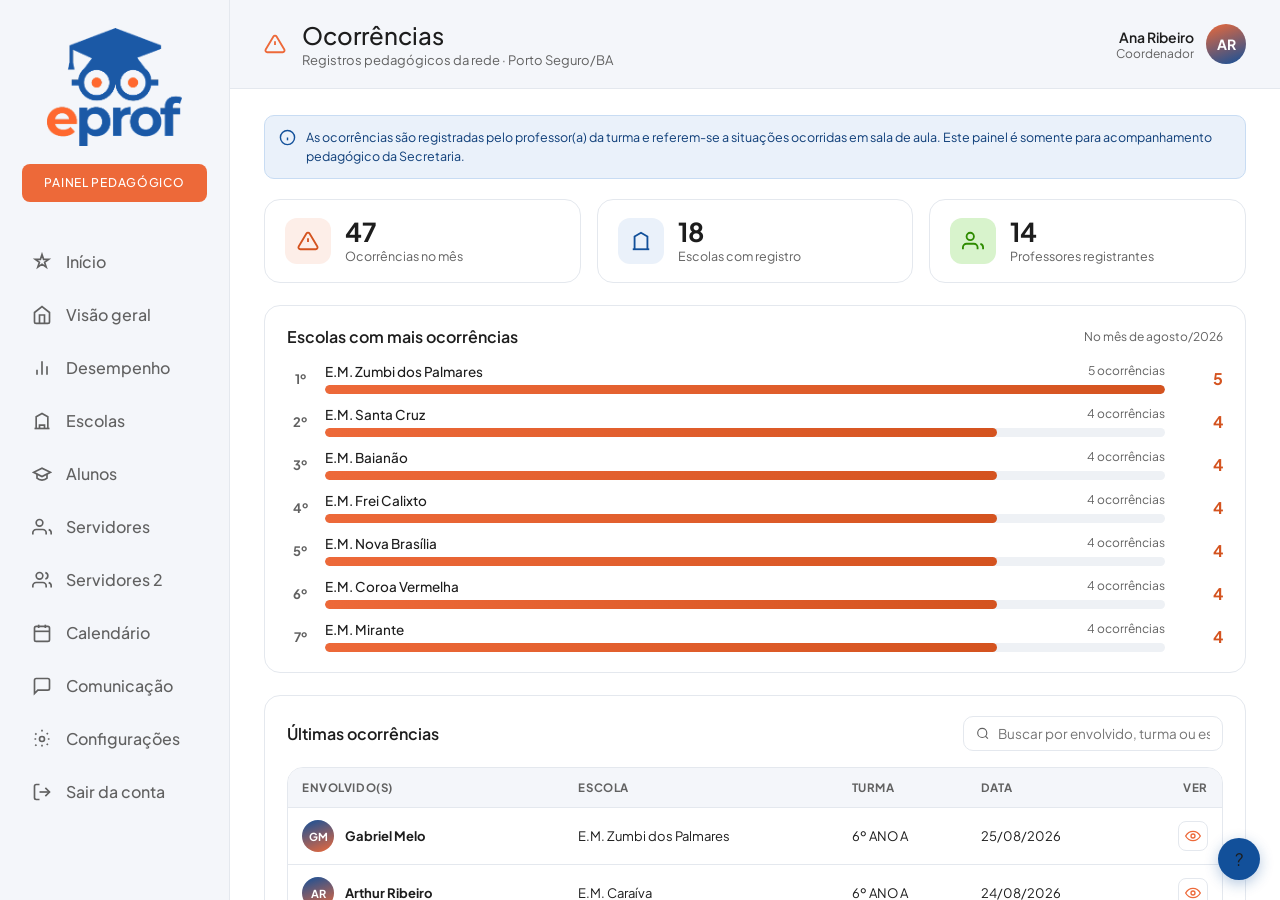
<file: ocorrencias.html>
<!DOCTYPE html>
<html lang="pt-BR">
<head>
  <meta charset="UTF-8" />
  <meta name="viewport" content="width=device-width, initial-scale=1.0" />
  <title>Painel Pedagógico — Ocorrências</title>
  <style>
    * { box-sizing: border-box; margin: 0; padding: 0; }
    body { font-family: 'Segoe UI', Arial, sans-serif; background: #f5f6fa; display: flex; height: 100vh; overflow: hidden; font-size: 13px; color: #333; }
    .sidebar { display: flex; flex-direction: column; }
    .sidebar-logo { display: flex; align-items: center; gap: 8px; }
    .logo-img { width: 104px; height: auto; display: block; }
    .nav { flex: 1 1 auto; }
    .nav-item { display: flex; align-items: center; gap: 10px; cursor: pointer; transition: background .15s; text-decoration: none; }
    .nav-item svg { width: 16px; height: 16px; flex-shrink: 0; }
    .logout { display: flex; align-items: center; gap: 8px; cursor: pointer; }
    .logout svg { width: 16px; height: 16px; }
    .main { flex: 1; display: flex; flex-direction: column; overflow: hidden; }
    .topbar { display: flex; align-items: center; justify-content: space-between; }
    .topbar-left { display: flex; align-items: center; gap: 10px; }
    .topbar-right { display: flex; align-items: center; gap: 10px; }
    .avatar { width: 36px; height: 36px; border-radius: 50%; display: flex; align-items: center; justify-content: center; color: #fff; font-weight: 700; font-size: 12px; }
    .user-info { text-align: right; }
    .view-wrap { flex: 1; overflow-y: auto; overflow-x: hidden; background: var(--branco); }
    .content { padding: 24px 34px 40px; }
    .note { display: flex; align-items: flex-start; gap: 10px; background: var(--azul-claro); border: 1px solid #C8DCF3; border-radius: var(--raio-sm); padding: 12px 14px; font-size: 12.5px; color: var(--azul-escuro); margin-bottom: 20px; line-height: 1.5; }
    .note svg { width: 17px; height: 17px; flex-shrink: 0; color: var(--azul); margin-top: 1px; }
    .kpi-row { display: grid; grid-template-columns: repeat(3, 1fr); gap: 16px; margin-bottom: 22px; }
    @media (max-width: 900px){ .kpi-row { grid-template-columns: 1fr; } }
    .kpi { background: var(--branco); border: 1px solid var(--borda); border-radius: var(--raio); padding: 18px 20px; display: flex; align-items: center; gap: 14px; }
    .kpi-ic { width: 46px; height: 46px; border-radius: 12px; display: flex; align-items: center; justify-content: center; flex-shrink: 0; }
    .kpi-ic svg { width: 22px; height: 22px; }
    .kpi .val { font-family: var(--font-display); font-weight: 700; font-size: 26px; color: var(--texto); line-height: 1.1; }
    .kpi .lbl { font-size: 12.5px; color: var(--texto-suave); margin-top: 2px; }
    .card { background: var(--branco); border: 1px solid var(--borda); border-radius: var(--raio); padding: 20px 22px; margin-bottom: 22px; }
    .card-head { display: flex; align-items: center; justify-content: space-between; margin-bottom: 16px; gap: 12px; flex-wrap: wrap; }
    .card-title { font-family: var(--font-display); font-weight: 600; font-size: 16px; color: var(--texto); }
    .card-hint { font-size: 12px; color: var(--texto-suave); }
    .rank { display: flex; flex-direction: column; gap: 12px; }
    .rank-row { display: grid; grid-template-columns: 26px 1fr 46px; align-items: center; gap: 12px; }
    .rank-pos { font-family: var(--font-display); font-weight: 700; font-size: 13px; color: var(--texto-suave); text-align: center; }
    .rank-mid { min-width: 0; }
    .rank-name { font-size: 13.5px; font-weight: 500; color: var(--texto); margin-bottom: 5px; display: flex; justify-content: space-between; gap: 10px; }
    .rank-name .muted { color: var(--texto-suave); font-weight: 400; font-size: 12px; }
    .rank-track { height: 9px; border-radius: 5px; background: #EEF1F5; overflow: hidden; }
    .rank-fill { height: 100%; border-radius: 5px; background: linear-gradient(90deg, var(--laranja), var(--laranja-escuro)); }
    .rank-count { font-family: var(--font-display); font-weight: 700; font-size: 16px; color: var(--laranja-escuro); text-align: right; }
    .search { display: inline-flex; align-items: center; gap: 8px; background: var(--branco); border: 1px solid var(--borda); border-radius: 10px; padding: 8px 12px; min-width: 260px; }
    .search:focus-within { border-color: var(--azul); box-shadow: 0 0 0 3px rgba(18,80,154,.10); }
    .search input { border: none; outline: none; font-family: var(--font-display); font-size: 13.5px; width: 100%; color: var(--texto); background: none; }
    .search svg { width: 15px; height: 15px; color: var(--texto-suave); }
    .tbl { width: 100%; border-collapse: collapse; }
    .tbl th { text-align: left; padding: 12px 14px; font-family: var(--font-display); font-size: 11.5px; font-weight: 700; text-transform: uppercase; letter-spacing: .05em; color: var(--texto-suave); background: var(--bg); border-bottom: 1px solid var(--borda); white-space: nowrap; }
    .tbl td { padding: 12px 14px; border-bottom: 1px solid var(--borda); font-size: 13px; color: var(--texto); vertical-align: middle; }
    .tbl tbody tr:last-child td { border-bottom: none; }
    .tbl tbody tr { cursor: pointer; }
    .tbl tbody tr:hover td { background: var(--azul-claro); }
    .cell-name { display: flex; align-items: center; gap: 11px; }
    .row-avatar { width: 32px; height: 32px; border-radius: 50%; background: linear-gradient(160deg, var(--azul), var(--laranja)); color: #fff; display: inline-flex; align-items: center; justify-content: center; font-family: var(--font-display); font-weight: 700; font-size: 11px; flex-shrink: 0; }
    .muted { color: var(--texto-suave); }
    .eye-btn { border: 1px solid var(--borda); background: var(--branco); border-radius: 8px; cursor: pointer; color: var(--laranja); padding: 6px; display: inline-flex; }
    .eye-btn:hover { border-color: var(--laranja); background: var(--laranja-bg); }
    .eye-btn svg { width: 16px; height: 16px; }
    .tbl-wrap { border: 1px solid var(--borda); border-radius: var(--raio); overflow: hidden; }

    .overlay { position: fixed; inset: 0; background: rgba(15,23,32,.5); opacity: 0; pointer-events: none; transition: opacity .2s; z-index: 40; display: flex; align-items: center; justify-content: center; padding: 24px; }
    .overlay.open { opacity: 1; pointer-events: auto; }
    .modal { background: var(--branco); border-radius: var(--raio); width: 560px; max-width: 100%; max-height: 92vh; overflow: hidden; display: flex; flex-direction: column; transform: translateY(12px) scale(.98); transition: transform .2s; box-shadow: 0 24px 60px rgba(15,23,32,.28); }
    .overlay.open .modal { transform: none; }
    .modal-head { display: flex; align-items: center; justify-content: space-between; padding: 18px 22px; border-bottom: 1px solid var(--borda); background: var(--bg); }
    .modal-head .t { font-family: var(--font-display); font-weight: 600; font-size: 16px; color: var(--texto); }
    .modal-close { border: 1px solid var(--borda); background: var(--branco); border-radius: 8px; cursor: pointer; color: var(--texto-suave); padding: 7px; display: flex; }
    .modal-close:hover { border-color: var(--azul); color: var(--azul); }
    .modal-close svg { width: 16px; height: 16px; }
    .modal-body { padding: 22px; overflow-y: auto; }
    .mgrid { display: grid; grid-template-columns: 1fr 1fr; gap: 14px; margin-bottom: 18px; }
    @media (max-width: 520px){ .mgrid { grid-template-columns: 1fr; } }
    .mfield .l { font-family: var(--font-display); font-size: 11px; font-weight: 700; text-transform: uppercase; letter-spacing: .05em; color: var(--texto-suave); margin-bottom: 5px; }
    .mfield .v { font-size: 14px; color: var(--texto); font-weight: 500; }
    .desc-box { border: 1px solid var(--borda); background: var(--bg); border-radius: var(--raio-sm); padding: 14px 16px; font-size: 13.5px; line-height: 1.6; color: var(--texto); }
    .desc-lbl { font-family: var(--font-display); font-size: 11px; font-weight: 700; text-transform: uppercase; letter-spacing: .05em; color: var(--texto-suave); margin-bottom: 8px; }
    .help-btn { position: fixed; bottom: 20px; right: 20px; width: 36px; height: 36px; border-radius: 50%; display: flex; align-items: center; justify-content: center; cursor: pointer; }
    ::-webkit-scrollbar { width: 8px; height: 8px; }
  </style>
  <link rel="stylesheet" href="theme.css" />
</head>
<body>

<aside class="sidebar">
  <div class="sidebar-logo">
    <img src="logo.png" alt="Rede Municipal" class="logo-img" />
    <span class="portal-tag">Painel Pedagógico</span>
  </div>
  <nav class="nav">
    <a href="inicio2.html" class="nav-item"><svg viewBox="0 0 24 24" fill="none" stroke="currentColor" stroke-width="2"><path d="M12 3l1.9 5.8H20l-4.9 3.6 1.9 5.8L12 14.6 7 18.2l1.9-5.8L4 8.8h6.1z"/></svg> Início</a>
    <a href="index.html" class="nav-item"><svg viewBox="0 0 24 24" fill="none" stroke="currentColor" stroke-width="2"><path d="M3 9l9-7 9 7v11a2 2 0 01-2 2H5a2 2 0 01-2-2z"/><polyline points="9 22 9 12 15 12 15 22"/></svg> Visão geral</a>
    <a href="indices.html" class="nav-item"><svg viewBox="0 0 24 24" fill="none" stroke="currentColor" stroke-width="2"><line x1="18" y1="20" x2="18" y2="10"/><line x1="12" y1="20" x2="12" y2="4"/><line x1="6" y1="20" x2="6" y2="14"/></svg> Desempenho</a>
    <a href="turmas.html" class="nav-item"><svg viewBox="0 0 24 24" fill="none" stroke="currentColor" stroke-width="2"><path d="M3 21h18"/><path d="M5 21V7l7-4 7 4v14"/><path d="M9 21v-4h6v4"/></svg> Escolas</a>
    <a href="alunos.html" class="nav-item"><svg viewBox="0 0 24 24" fill="none" stroke="currentColor" stroke-width="2"><path d="M22 10L12 5 2 10l10 5 10-5z"/><path d="M6 12v5c3 3 9 3 12 0v-5"/></svg> Alunos</a>
    <a href="horario.html" class="nav-item"><svg viewBox="0 0 24 24" fill="none" stroke="currentColor" stroke-width="2"><path d="M17 21v-2a4 4 0 00-4-4H5a4 4 0 00-4 4v2"/><circle cx="9" cy="7" r="4"/><path d="M23 21v-2a4 4 0 00-3-3.87"/></svg> Servidores</a>
    <a href="servidores2.html" class="nav-item"><svg viewBox="0 0 24 24" fill="none" stroke="currentColor" stroke-width="2"><path d="M17 21v-2a4 4 0 00-4-4H5a4 4 0 00-4 4v2"/><circle cx="9" cy="7" r="4"/><path d="M23 21v-2a4 4 0 00-3-3.87"/><path d="M16 3.13a4 4 0 010 7.75"/></svg> Servidores 2</a>
    <a href="calendario.html" class="nav-item"><svg viewBox="0 0 24 24" fill="none" stroke="currentColor" stroke-width="2"><rect x="3" y="4" width="18" height="18" rx="2"/><line x1="16" y1="2" x2="16" y2="6"/><line x1="8" y1="2" x2="8" y2="6"/><line x1="3" y1="10" x2="21" y2="10"/></svg> Calendário</a>
    <a href="comunicacao.html" class="nav-item"><svg viewBox="0 0 24 24" fill="none" stroke="currentColor" stroke-width="2"><path d="M21 15a2 2 0 01-2 2H7l-4 4V5a2 2 0 012-2h14a2 2 0 012 2z"/></svg> Comunicação</a>
    <div class="nav-item"><svg viewBox="0 0 24 24" fill="none" stroke="currentColor" stroke-width="2"><circle cx="12" cy="12" r="3"/><path d="M19.07 4.93l-1.41 1.41M5.34 5.34L3.93 6.75M21 12h-2M5 12H3M19.07 19.07l-1.41-1.41M5.34 18.66l-1.41 1.41M12 19v2M12 3V1"/></svg> Configurações</div>
  </nav>
  <div class="sidebar-bottom">
    <div class="logout"><svg viewBox="0 0 24 24" fill="none" stroke="currentColor" stroke-width="2"><path d="M9 21H5a2 2 0 01-2-2V5a2 2 0 012-2h4"/><polyline points="16 17 21 12 16 7"/><line x1="21" y1="12" x2="9" y2="12"/></svg> Sair da conta</div>
  </div>
</aside>

<div class="main">
  <div class="topbar">
    <div class="topbar-left">
      <svg class="page-icon" width="22" height="22" viewBox="0 0 24 24" fill="none" stroke="#f26522" stroke-width="2"><path d="M10.29 3.86L1.82 18a2 2 0 001.71 3h16.94a2 2 0 001.71-3L13.71 3.86a2 2 0 00-3.42 0z"/><line x1="12" y1="9" x2="12" y2="13"/><line x1="12" y1="17" x2="12.01" y2="17"/></svg>
      <div><div class="topbar-title">Ocorrências</div><div class="topbar-sub">Registros pedagógicos da rede · Porto Seguro/BA</div></div>
    </div>
    <div class="topbar-right">
      <div class="user-info"><div class="user-name">Ana Ribeiro</div><div class="user-role">Secretaria de Educação</div></div>
      <div class="avatar">AR</div>
    </div>
  </div>

  <div class="view-wrap">
    <div class="content">
      <div class="note">
        <svg viewBox="0 0 24 24" fill="none" stroke="currentColor" stroke-width="2"><circle cx="12" cy="12" r="10"/><line x1="12" y1="16" x2="12" y2="12"/><line x1="12" y1="8" x2="12.01" y2="8"/></svg>
        <span>As ocorrências são registradas pelo professor(a) da turma e referem-se a situações ocorridas em sala de aula. Este painel é somente para acompanhamento pedagógico da Secretaria.</span>
      </div>

      <div class="kpi-row">
        <div class="kpi"><div class="kpi-ic" style="background:var(--laranja-bg);color:var(--laranja-escuro)"><svg viewBox="0 0 24 24" fill="none" stroke="currentColor" stroke-width="2"><path d="M10.29 3.86L1.82 18a2 2 0 001.71 3h16.94a2 2 0 001.71-3L13.71 3.86a2 2 0 00-3.42 0z"/><line x1="12" y1="9" x2="12" y2="13"/><line x1="12" y1="17" x2="12.01" y2="17"/></svg></div><div><div class="val" id="kTotal">0</div><div class="lbl">Ocorrências no mês</div></div></div>
        <div class="kpi"><div class="kpi-ic" style="background:var(--azul-claro);color:var(--azul)"><svg viewBox="0 0 24 24" fill="none" stroke="currentColor" stroke-width="2"><path d="M3 21h18"/><path d="M5 21V7l7-4 7 4v14"/></svg></div><div><div class="val" id="kEscolas">0</div><div class="lbl">Escolas com registro</div></div></div>
        <div class="kpi"><div class="kpi-ic" style="background:var(--verde-bg);color:#2E8B00"><svg viewBox="0 0 24 24" fill="none" stroke="currentColor" stroke-width="2"><path d="M17 21v-2a4 4 0 00-4-4H5a4 4 0 00-4 4v2"/><circle cx="9" cy="7" r="4"/><path d="M23 21v-2a4 4 0 00-3-3.87"/></svg></div><div><div class="val" id="kProf">0</div><div class="lbl">Professores registrantes</div></div></div>
      </div>

      <div class="card">
        <div class="card-head"><div class="card-title">Escolas com mais ocorrências</div><div class="card-hint">No mês de agosto/2026</div></div>
        <div class="rank" id="rank"></div>
      </div>

      <div class="card">
        <div class="card-head">
          <div class="card-title">Últimas ocorrências</div>
          <label class="search"><svg viewBox="0 0 24 24" fill="none" stroke="currentColor" stroke-width="2"><circle cx="11" cy="11" r="8"/><line x1="21" y1="21" x2="16.65" y2="16.65"/></svg>
            <input type="text" id="busca" placeholder="Buscar por envolvido, turma ou escola" oninput="renderTabela()" aria-label="Buscar" /></label>
        </div>
        <div class="tbl-wrap"><table class="tbl">
          <thead><tr><th>Envolvido(s)</th><th>Escola</th><th>Turma</th><th>Data</th><th style="text-align:right;">Ver</th></tr></thead>
          <tbody id="tbody"></tbody>
        </table></div>
      </div>
    </div>
  </div>
</div>

<div class="overlay" id="overlay" onclick="if(event.target===this)fechar()">
  <div class="modal" id="modal" role="dialog" aria-modal="true" aria-labelledby="mTitle"></div>
</div>
<div class="help-btn">?</div>

<script src="perfil.js"></script>
<script>
const iniciais = n => n.split(/\s+/).filter(Boolean).slice(0,2).map(p=>p[0]).join('').toUpperCase();
const svgP = (p,c=16) => `<svg viewBox="0 0 24 24" width="${c}" height="${c}" fill="none" stroke="currentColor" stroke-width="2">${p}</svg>`;
const pad2 = n => String(n).padStart(2,'0');

const NOMES_ESC = [
'E.M. Cidade Alta','E.M. Baianão','E.M. Frei Calixto',"E.M. Arraial d'Ajuda",'E.M. Trancoso','E.M. Vera Cruz','E.M. Pindorama','E.M. Coroa Vermelha','E.M. Caraíva','E.M. Taperapuã',
'E.M. Cambolo','E.M. Juçara','E.M. Mirante','E.M. Nova Brasília','E.M. Monte Pascoal','E.M. Pataxó','E.M. Barra Velha','E.M. Santo André','E.M. Santa Cruz','E.M. Paulo Freire',
'E.M. Anísio Teixeira','E.M. Castro Alves','E.M. Rui Barbosa','E.M. Monteiro Lobato','E.M. Zumbi dos Palmares','E.M. Chico Mendes','E.M. Boa Esperança','E.M. Campo Verde'
];
const ALUNOS = ['Lucas','Mariana','Pedro','Beatriz','Gabriel','Letícia','Rafael','Júlia','Enzo','Sofia','Matheus','Helena','Davi','Valentina','Miguel','Laura','Arthur','Alice','Bernardo','Manuela','Théo','Cecília','Heitor','Isabela','Gustavo','Lorena','Felipe','Ana Clara','Vinícius','Yasmin'];
const SOBREN = ['Silva','Souza','Oliveira','Santos','Rocha','Fontes','Melo','Prado','Nunes','Alves','Farias','Menezes','Ribeiro','Gomes','Castro','Duarte'];
const PROF = ['Ana Ribeiro','Bruno Farias','Carla Menezes','Diego Prado','Elaine Gomes','Fábio Nunes','Gisele Alves','Hugo Castro','Iara Duarte','Marta Rocha','Otávio Melo','Paula Souza','Rafael Santos','Sônia Fontes'];
const TURMAS = ['3º ANO A','4º ANO B','5º ANO A','6º ANO A','7º ANO B','8º ANO A','9º ANO A','2º ANO A'];
const DISCS = ['Língua Portuguesa','Matemática','Ciências','História','Geografia','Educação Física','Arte','Ensino Religioso'];
const TIPOS = [
  { rot:'Conflito entre estudantes', texto: a=>`Durante a aula, ${a} envolveu-se em uma discussão que evoluiu para bate-boca com um colega. A situação foi contida pela professora e os responsáveis foram comunicados.` },
  { rot:'Desrespeito ao professor', texto: a=>`O(a) estudante ${a} respondeu de forma desrespeitosa à orientação da professora e recusou-se a realizar a atividade proposta em sala.` },
  { rot:'Briga em sala de aula', texto: a=>`Houve um princípio de briga envolvendo ${a} e outro estudante durante a troca de aulas. A coordenação foi acionada e ambos foram encaminhados à direção.` },
  { rot:'Suspensão', texto: a=>`Após reincidência de comportamento inadequado em sala, ${a} recebeu suspensão de um dia letivo, conforme regimento escolar. Os responsáveis assinaram ciência.` },
  { rot:'Uso indevido de celular', texto: a=>`O(a) estudante ${a} utilizou o celular durante a atividade avaliativa, contrariando as orientações. O aparelho foi recolhido e devolvido ao responsável.` },
  { rot:'Saída de sala sem autorização', texto: a=>`${a} deixou a sala de aula sem autorização da professora durante a explicação do conteúdo, sendo posteriormente orientado(a) pela coordenação.` },
];
const MESES = ['janeiro','fevereiro','março','abril','maio','junho','julho','agosto','setembro','outubro','novembro','dezembro'];

const rr = k => ((k*9301 + 49297*(k%7+1)) % 233280) / 233280;
let id = 0;
const OCOR = [];
for(let i=0;i<47;i++){
  const escola = NOMES_ESC[Math.floor(rr(i*5+1)*NOMES_ESC.length)];
  const aluno = ALUNOS[Math.floor(rr(i*5+2)*ALUNOS.length)] + ' ' + SOBREN[Math.floor(rr(i*5+3)*SOBREN.length)];
  const tipo = TIPOS[Math.floor(rr(i*5+4)*TIPOS.length)];
  const prof = PROF[Math.floor(rr(i*7+2)*PROF.length)];
  const turma = TURMAS[Math.floor(rr(i*7+3)*TURMAS.length)];
  const disc = DISCS[Math.floor(rr(i*7+4)*DISCS.length)];
  const dia = 1 + Math.floor(rr(i*7+5)*25);
  OCOR.push({ id:++id, escola, aluno, serie:turma, rot:tipo.rot, texto:tipo.texto(aluno), prof, turma, disc, dia, dataCurta:`${pad2(dia)}/08/2026`, dataLonga:`${dia} de agosto de 2026` });
}
OCOR.sort((a,b)=>b.dia-a.dia);

/* recorte pelo perfil ativo (perfil.js) */
const VIS = OCOR.filter(o=> !window.PERFIL || PERFIL.emEscopoNome(o.escola));

document.getElementById('kTotal').textContent = VIS.length;
document.getElementById('kEscolas').textContent = new Set(VIS.map(o=>o.escola)).size;
document.getElementById('kProf').textContent = new Set(VIS.map(o=>o.prof)).size;

function renderRank(){
  const cont = {}; VIS.forEach(o=> cont[o.escola]=(cont[o.escola]||0)+1);
  const arr = Object.entries(cont).sort((a,b)=>b[1]-a[1]).slice(0,7);
  if(!arr.length){ document.getElementById('rank').innerHTML = `<div class="muted" style="padding:8px 2px;">Nenhuma ocorrência no recorte atual.</div>`; return; }
  const max = arr[0][1];
  document.getElementById('rank').innerHTML = arr.map(([nome,n],i)=>`
    <div class="rank-row">
      <div class="rank-pos">${i+1}º</div>
      <div class="rank-mid">
        <div class="rank-name"><span>${nome}</span><span class="muted">${n} ocorrência${n>1?'s':''}</span></div>
        <div class="rank-track"><div class="rank-fill" style="width:${Math.round(n/max*100)}%"></div></div>
      </div>
      <div class="rank-count">${n}</div>
    </div>`).join('');
}

function renderTabela(){
  const q = (document.getElementById('busca').value||'').toLowerCase();
  const lista = VIS.filter(o=> !q || o.aluno.toLowerCase().includes(q) || o.turma.toLowerCase().includes(q) || o.escola.toLowerCase().includes(q));
  document.getElementById('tbody').innerHTML = lista.map(o=>`
    <tr onclick="abrir(${o.id})">
      <td><div class="cell-name"><span class="row-avatar">${iniciais(o.aluno)}</span><b>${o.aluno}</b></div></td>
      <td class="muted">${o.escola}</td>
      <td>${o.turma}</td>
      <td class="muted">${o.dataCurta}</td>
      <td style="text-align:right;"><button class="eye-btn" onclick="event.stopPropagation();abrir(${o.id})" aria-label="Ver ocorrência">${svgP('<path d="M1 12s4-7 11-7 11 7 11 7-4 7-11 7-11-7-11-7z"/><circle cx="12" cy="12" r="3"/>',16)}</button></td>
    </tr>`).join('') || `<tr><td colspan="5" class="muted" style="text-align:center;padding:30px;">Nenhuma ocorrência encontrada.</td></tr>`;
}

function abrir(oid){
  const o = OCOR.find(x=>x.id===oid); if(!o) return;
  document.getElementById('modal').innerHTML = `
    <div class="modal-head"><div class="t" id="mTitle">Visualizar ocorrência</div>
      <button class="modal-close" onclick="fechar()" aria-label="Fechar">${svgP('<line x1="18" y1="6" x2="6" y2="18"/><line x1="6" y1="6" x2="18" y2="18"/>',16)}</button></div>
    <div class="modal-body">
      <div class="mgrid">
        <div class="mfield"><div class="l">Professor(a)</div><div class="v">${o.prof}</div></div>
        <div class="mfield"><div class="l">Série / Turma</div><div class="v">${o.serie}</div></div>
        <div class="mfield"><div class="l">Disciplina</div><div class="v">${o.disc}</div></div>
        <div class="mfield"><div class="l">Data</div><div class="v">${o.dataLonga}</div></div>
        <div class="mfield"><div class="l">Escola</div><div class="v">${o.escola}</div></div>
        <div class="mfield"><div class="l">Envolvido(a)</div><div class="v">${o.aluno}</div></div>
      </div>
      <div class="desc-lbl">Sobre a ocorrência</div>
      <div class="desc-box">${o.texto}</div>
    </div>`;
  document.getElementById('overlay').classList.add('open');
  document.addEventListener('keydown', escHandler);
}
function escHandler(e){ if(e.key==='Escape') fechar(); }
function fechar(){ document.getElementById('overlay').classList.remove('open'); document.removeEventListener('keydown', escHandler); }

renderRank();
renderTabela();
</script>

</body>
</html>
</file>
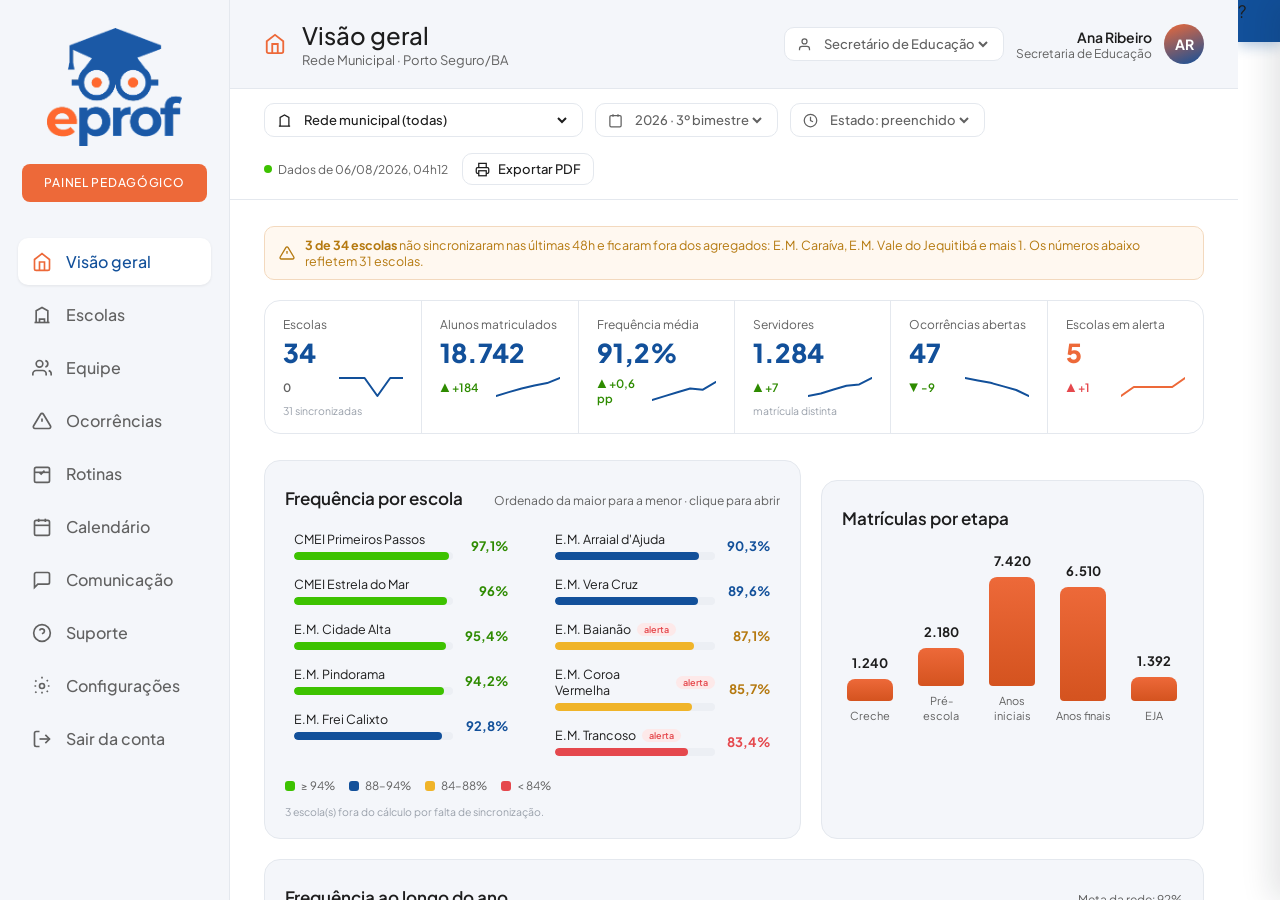
<file: painel-pedagogico.html>
<!DOCTYPE html>
<html lang="pt-BR">
<head>
  <meta charset="UTF-8" />
  <meta name="viewport" content="width=device-width, initial-scale=1.0" />
  <title>Painel Pedagógico — Rede Municipal</title>

  <!-- Estilos de LAYOUT (estrutura). O theme.css abaixo pinta por cima e
       define os tokens (cores, fontes, raios) — igual ao eProf. -->
  <style>
    * { box-sizing: border-box; margin: 0; padding: 0; }

    body {
      font-family: 'Segoe UI', Arial, sans-serif; /* sobrescrito pelo theme.css */
      display: flex; height: 100vh; overflow: hidden;
      font-size: 13px; color: #333;
    }

    /* ---- SIDEBAR (estrutura; skin vem do theme.css) ---- */
    .sidebar { display: flex; flex-direction: column; }
    .sidebar-logo { display: flex; align-items: center; gap: 8px; }
    .nav { flex: 1 1 auto; }
    .nav-item {
      display: flex; align-items: center; gap: 10px;
      cursor: pointer; transition: background .15s;
      user-select: none;
    }
    .nav-item svg { flex-shrink: 0; }
    .nav-item.disabled { opacity: .45; pointer-events: none; }
    .sidebar-bottom {}
    .logout { display: flex; align-items: center; gap: 8px; cursor: pointer; }

    /* ---- MAIN / TOPBAR (estrutura) ---- */
    .main { flex: 1; display: flex; flex-direction: column; overflow: hidden; }
    .topbar { display: flex; align-items: center; justify-content: space-between; }
    .topbar-left { display: flex; align-items: center; gap: 10px; }
    .topbar-right { display: flex; align-items: center; gap: 14px; }
    .avatar {
      width: 36px; height: 36px; border-radius: 50%;
      display: flex; align-items: center; justify-content: center;
      color: #fff; font-weight: 700; flex-shrink: 0;
    }
    .user-info { text-align: right; }

    /* ---- barra secundária (reusa .cal-header do theme) ---- */
    .cal-header { display: flex; align-items: center; justify-content: space-between; gap: 16px; flex-wrap: wrap; }

    /* ---- área de conteúdo rolável ---- */
    .view-wrap { flex: 1; overflow-y: auto; overflow-x: hidden; background: var(--branco); }
    .content { padding: 26px 34px; }

    /* =========================================================
       COMPONENTES DO PAINEL — construídos com os tokens do eProf
       ========================================================= */

    /* --- controles da barra secundária --- */
    .ctl {
      display: inline-flex; align-items: center; gap: 8px;
      background: var(--branco); border: 1px solid var(--borda);
      border-radius: 10px; padding: 7px 12px;
      font-family: var(--font-display); font-size: 13px; font-weight: 500;
      color: var(--texto); cursor: pointer;
    }
    .ctl:hover { border-color: var(--azul); color: var(--azul); }
    .ctl select { border: none; background: none; font: inherit; color: inherit; cursor: pointer; outline: none; }
    .ctl svg { width: 15px; height: 15px; }
    .ctl.ghost { color: var(--texto-suave); }
    .ctl[disabled] { opacity: .5; pointer-events: none; }
    .sync-stamp { font-size: 12px; color: var(--texto-suave); display: inline-flex; align-items: center; gap: 6px; }
    .sync-stamp .live { width: 8px; height: 8px; border-radius: 50%; background: var(--verde); }

    /* --- banner de dados parciais / sincronização --- */
    .data-note {
      display: flex; align-items: center; gap: 10px;
      background: #FFF8F0; border: 1px solid #F3D9BE;
      color: var(--ambar-escuro);
      border-radius: var(--raio-sm); padding: 10px 14px;
      font-size: 12.5px; margin-bottom: 20px;
    }
    .data-note svg { width: 16px; height: 16px; flex-shrink: 0; }
    .data-note.info { background: var(--azul-claro); border-color: #C8DCF3; color: var(--azul); }

    /* --- título de seção --- */
    .section-head { display: flex; align-items: baseline; justify-content: space-between; margin: 6px 0 14px; }
    .section-title { font-family: var(--font-display); font-weight: 600; font-size: 17px; color: var(--texto); }
    .section-sub { font-size: 12px; color: var(--texto-suave); }
    .section-hint { font-size: 12px; color: var(--texto-suave); }

    /* --- RÉGUA DE INDICADORES (faixa única com hairlines) --- */
    .regua {
      display: grid; grid-template-columns: repeat(6, 1fr);
      background: var(--branco); border: 1px solid var(--borda);
      border-radius: var(--raio); overflow: hidden; margin-bottom: 26px;
    }
    .regua-cell { padding: 16px 18px; border-left: 1px solid var(--borda); }
    .regua-cell:first-child { border-left: none; }
    .regua-label { font-family: var(--font-display); font-size: 12px; color: var(--texto-suave); margin-bottom: 8px; }
    .regua-value { font-family: var(--font-display); font-weight: 800; font-size: 26px; color: var(--azul); line-height: 1; }
    .regua-value.alerta { color: var(--laranja); }
    .regua-foot { display: flex; align-items: center; justify-content: space-between; margin-top: 10px; }
    .regua-delta { font-size: 11.5px; font-weight: 600; display: inline-flex; align-items: center; gap: 3px; }
    .delta-good { color: #2E8B00; }
    .delta-bad { color: var(--vermelho); }
    .delta-flat { color: var(--texto-suave); }
    .regua-refdate { font-size: 10.5px; color: #9AA1AB; margin-top: 6px; }

    /* --- painéis / cartões --- */
    .panel { background: var(--bg); border: 1px solid var(--borda); border-radius: var(--raio); padding: 20px; }
    .panel + .panel { margin-top: 20px; }
    .panel-white { background: var(--branco); }
    .grid-2 { display: grid; grid-template-columns: 1fr 1fr; gap: 20px; }
    .grid-2.wide-first { grid-template-columns: 1.4fr 1fr; }
    @media (max-width: 1100px){ .grid-2, .grid-2.wide-first { grid-template-columns: 1fr; } }

    /* --- barras de frequência por escola (2 colunas) --- */
    .freq-cols { display: grid; grid-template-columns: 1fr 1fr; gap: 8px 28px; }
    @media (max-width: 900px){ .freq-cols { grid-template-columns: 1fr; } }
    .freq-row {
      display: grid; grid-template-columns: 1fr 46px; align-items: center; gap: 10px;
      padding: 7px 8px; border-radius: 8px; cursor: pointer; border: 1px solid transparent;
      background: none; width: 100%; text-align: left; font: inherit; color: inherit;
    }
    .freq-row:hover { background: var(--azul-claro); border-color: #D3E2F5; }
    .freq-name { font-size: 12.5px; color: var(--texto); margin-bottom: 5px; display: flex; align-items: center; gap: 6px; }
    .freq-track { height: 8px; border-radius: 4px; background: #ECEFF4; overflow: hidden; }
    .freq-bar { height: 100%; border-radius: 4px; }
    .freq-val { font-family: var(--font-display); font-weight: 700; font-size: 13px; text-align: right; }
    .band-verde { background: var(--verde); } .band-verde-t { color: #2E8B00; }
    .band-azul  { background: var(--azul); }  .band-azul-t  { color: var(--azul); }
    .band-ambar { background: var(--amarelo); } .band-ambar-t { color: var(--ambar-escuro); }
    .band-vermelho { background: var(--vermelho); } .band-vermelho-t { color: var(--vermelho); }

    /* --- barras verticais (etapa / ano) --- */
    .vbars { display: flex; align-items: flex-end; gap: 14px; height: 180px; padding-top: 10px; }
    .vbar-col { flex: 1; display: flex; flex-direction: column; align-items: center; justify-content: flex-end; height: 100%; gap: 8px; }
    .vbar { width: 100%; max-width: 46px; border-radius: 8px 8px 4px 4px; background: linear-gradient(180deg, var(--laranja), var(--laranja-escuro)); }
    .vbar.blue { background: linear-gradient(180deg, var(--azul), var(--azul-escuro)); }
    .vbar-num { font-family: var(--font-display); font-weight: 700; font-size: 13px; color: var(--texto); }
    .vbar-lbl { font-size: 11px; color: var(--texto-suave); text-align: center; line-height: 1.3; }

    /* --- legenda --- */
    .chart-legend { display: flex; flex-wrap: wrap; gap: 14px; margin-top: 14px; }
    .chart-legend span { display: inline-flex; align-items: center; gap: 6px; font-size: 11.5px; color: var(--texto-suave); }
    .chart-legend i { width: 10px; height: 10px; border-radius: 3px; display: inline-block; }

    /* --- contadores de cargo (dashboard escola) --- */
    .cargo-grid { display: grid; grid-template-columns: repeat(6, 1fr); gap: 12px; }
    @media (max-width: 1100px){ .cargo-grid { grid-template-columns: repeat(3, 1fr); } }
    .cargo-card {
      background: var(--branco); border: 1px solid var(--borda); border-radius: var(--raio-sm);
      padding: 16px; cursor: pointer; text-align: left; font: inherit;
      transition: border-color .15s, box-shadow .15s, transform .15s;
    }
    .cargo-card:hover { border-color: var(--laranja); box-shadow: 0 4px 14px rgba(237,105,57,.14); transform: translateY(-1px); }
    .cargo-num { font-family: var(--font-display); font-weight: 800; font-size: 28px; color: var(--azul); line-height: 1; }
    .cargo-card.vaga .cargo-num { color: var(--laranja); }
    .cargo-lbl { font-size: 12px; color: var(--texto-suave); margin-top: 8px; }

    /* --- ficha da unidade --- */
    .ficha { display: grid; grid-template-columns: repeat(4, 1fr); gap: 18px 20px; }
    @media (max-width: 900px){ .ficha { grid-template-columns: repeat(2, 1fr); } }
    .ficha-item .info-label { display: block; margin-bottom: 3px; }
    .ficha-item .info-value { font-weight: 500; }

    /* --- tabela genérica --- */
    .tbl { width: 100%; border-collapse: collapse; }
    .tbl th {
      text-align: left; padding: 11px 12px; font-family: var(--font-display);
      font-size: 11.5px; font-weight: 700; text-transform: uppercase; letter-spacing: .05em;
      color: var(--texto-suave); background: var(--bg); border-bottom: 1px solid var(--borda);
      cursor: pointer; white-space: nowrap;
    }
    .tbl th.no-sort { cursor: default; }
    .tbl th .arrow { opacity: .4; font-size: 10px; }
    .tbl td { padding: 12px; border-bottom: 1px solid var(--borda); font-size: 13px; color: var(--texto); vertical-align: middle; }
    .tbl tbody tr { cursor: pointer; }
    .tbl tbody tr:hover td { background: var(--azul-claro); }
    .tbl-wrap { background: var(--branco); border: 1px solid var(--borda); border-radius: var(--raio); overflow: hidden; }
    .row-avatar {
      width: 30px; height: 30px; border-radius: 50%;
      background: linear-gradient(160deg, var(--laranja), var(--azul)); color: #fff;
      display: inline-flex; align-items: center; justify-content: center;
      font-family: var(--font-display); font-weight: 700; font-size: 11px; flex-shrink: 0;
    }
    .cell-name { display: flex; align-items: center; gap: 10px; }
    .cell-name b { font-weight: 600; }
    .muted { color: var(--texto-suave); }

    /* --- selos de situação / vínculo --- */
    .badge { border-radius: 20px; font-family: var(--font-display); font-weight: 600; font-size: 11px; padding: 3px 10px; display: inline-block; white-space: nowrap; }
    .b-exercicio { background: var(--verde-bg); color: #2E8B00; }
    .b-licenca   { background: #FDF3D9; color: var(--ambar-escuro); }
    .b-afastado  { background: #FDE9E9; color: var(--vermelho); }
    .b-cedido    { background: var(--azul-claro); color: var(--azul); }
    .b-efetivo   { background: var(--azul-claro); color: var(--azul); }
    .b-contrato  { background: var(--laranja-bg); color: var(--laranja-escuro); }
    .b-designado { background: #EFEAF7; color: #6B3FA0; }
    .b-baixa { background: var(--verde-bg); color: #2E8B00; }
    .b-media { background: #FDF3D9; color: var(--ambar-escuro); }
    .b-alta  { background: #FDE9E9; color: var(--vermelho); }
    .b-aberta { background: #FDE9E9; color: var(--vermelho); }
    .b-analise { background: #FDF3D9; color: var(--ambar-escuro); }
    .b-encerrada { background: var(--verde-bg); color: #2E8B00; }

    /* --- toolbar de tabela (busca + paginação) --- */
    .tbl-toolbar { display: flex; align-items: center; justify-content: space-between; gap: 12px; margin-bottom: 14px; flex-wrap: wrap; }
    .search {
      display: inline-flex; align-items: center; gap: 8px; background: var(--branco);
      border: 1px solid var(--borda); border-radius: 10px; padding: 8px 12px; min-width: 260px;
    }
    .search:focus-within { border-color: var(--azul); box-shadow: 0 0 0 3px rgba(18,80,154,.10); }
    .search input { border: none; outline: none; font-family: var(--font-display); font-size: 13.5px; width: 100%; color: var(--texto); background: none; }
    .search svg { width: 15px; height: 15px; color: var(--texto-suave); }
    .pager { display: flex; align-items: center; gap: 8px; font-size: 12.5px; color: var(--texto-suave); }
    .pager button {
      border: 1px solid var(--borda); background: var(--branco); border-radius: 8px;
      padding: 5px 10px; cursor: pointer; color: var(--texto-suave); font-size: 13px;
    }
    .pager button:hover:not(:disabled) { border-color: var(--azul); color: var(--azul); }
    .pager button:disabled { opacity: .4; cursor: default; }

    /* --- PAINEL LATERAL DO SERVIDOR --- */
    .overlay { position: fixed; inset: 0; background: rgba(15,23,32,.45); opacity: 0; pointer-events: none; transition: opacity .2s; z-index: 40; }
    .overlay.open { opacity: 1; pointer-events: auto; }
    .servidor-panel {
      position: fixed; top: 0; right: 0; height: 100vh; width: 486px; max-width: 92vw;
      background: var(--branco); border-left: 1px solid var(--borda);
      box-shadow: -8px 0 30px rgba(15,23,32,.12);
      transform: translateX(100%); transition: transform .24s ease; z-index: 41;
      display: flex; flex-direction: column;
    }
    .servidor-panel.open { transform: translateX(0); }
    .sp-head { padding: 22px 24px 18px; border-bottom: 1px solid var(--borda); position: relative; }
    .sp-close { position: absolute; top: 16px; right: 16px; border: none; background: none; cursor: pointer; color: var(--texto-suave); border-radius: 8px; padding: 6px; }
    .sp-close:hover { background: var(--bg); color: var(--texto); }
    .sp-avatar {
      width: 60px; height: 60px; border-radius: 16px;
      background: linear-gradient(160deg, var(--laranja), var(--azul)); color: #fff;
      display: flex; align-items: center; justify-content: center;
      font-family: var(--font-display); font-weight: 800; font-size: 20px; margin-bottom: 14px;
    }
    .sp-name { font-family: var(--font-display); font-weight: 700; font-size: 20px; color: var(--texto); }
    .sp-cargo { font-size: 13px; color: var(--texto-suave); margin-top: 2px; }
    .sp-tags { display: flex; flex-wrap: wrap; gap: 8px; margin-top: 14px; }
    .sp-body { padding: 20px 24px; overflow-y: auto; flex: 1; }
    .sp-block { margin-bottom: 22px; }
    .sp-block h4 { font-family: var(--font-display); font-size: 11.5px; font-weight: 700; text-transform: uppercase; letter-spacing: .06em; color: var(--texto-suave); margin-bottom: 12px; }
    .sp-kv { display: grid; grid-template-columns: 130px 1fr; gap: 8px 14px; font-size: 13px; }
    .sp-kv .k { color: var(--texto-suave); }
    .sp-kv .v { color: var(--texto); font-weight: 500; }
    .sp-lot { background: var(--bg); border: 1px solid var(--borda); border-radius: var(--raio-sm); padding: 12px 14px; margin-bottom: 8px; display: flex; align-items: center; justify-content: space-between; }
    .sp-lot .nome { font-size: 13px; font-weight: 500; }
    .sp-lot .ch { font-size: 12px; color: var(--texto-suave); }
    .sp-foot { padding: 14px 24px; border-top: 1px solid var(--borda); font-size: 11.5px; color: var(--texto-suave); background: var(--bg); line-height: 1.5; }
    .sp-foot svg { width: 14px; height: 14px; vertical-align: -2px; margin-right: 4px; color: var(--texto-suave); }

    /* --- matriz de rotinas --- */
    .matrix { width: 100%; border-collapse: separate; border-spacing: 6px; }
    .matrix th { font-family: var(--font-display); font-size: 12px; font-weight: 600; color: var(--texto-suave); padding: 4px; text-align: center; }
    .matrix td.rot-name { text-align: left; font-size: 13px; color: var(--texto); font-weight: 500; padding-right: 12px; white-space: nowrap; }
    .mcell {
      border-radius: 10px; padding: 12px 6px; text-align: center; font-family: var(--font-display);
      font-weight: 700; font-size: 15px; min-width: 76px; border: 1px solid transparent;
    }
    .mcell small { display: block; font-size: 10px; font-weight: 500; opacity: .85; margin-top: 2px; }
    .m-quase { background: var(--verde-bg); color: #2E8B00; }
    .m-faltam { background: #FDF3D9; color: var(--ambar-escuro); }
    .m-baixo { background: #FDE9E9; color: var(--vermelho); }
    .m-na { background: var(--bg); color: #9AA1AB; }
    .m-sim { background: var(--verde-bg); color: #2E8B00; }
    .m-nao { background: #FDE9E9; color: var(--vermelho); }

    /* --- calendário --- */
    .cal-month { display: grid; grid-template-columns: repeat(7, 1fr); gap: 6px; }
    .cal-dow { text-align: center; font-family: var(--font-display); font-size: 11px; font-weight: 700; text-transform: uppercase; letter-spacing: .04em; color: var(--texto-suave); padding: 4px 0; }
    .cal-day { background: var(--branco); border: 1px solid var(--borda); border-radius: 10px; min-height: 96px; padding: 8px; display: flex; flex-direction: column; gap: 4px; }
    .cal-day.out { background: var(--bg); opacity: .55; }
    .cal-day.today { border-color: var(--laranja); background: var(--laranja-bg); }
    .cal-daynum { font-family: var(--font-display); font-weight: 700; font-size: 13px; color: var(--texto); }
    .cal-ev { font-size: 10.5px; padding: 2px 6px; border-radius: 5px; color: #fff; white-space: nowrap; overflow: hidden; text-overflow: ellipsis; }
    .cat-letivo { background: var(--azul); }
    .cat-avaliacao { background: var(--vermelho); }
    .cat-formacao { background: #6B3FA0; }
    .cat-reuniao { background: var(--laranja); }
    .cat-prazo { background: var(--ambar-escuro); }
    .upnext { display: flex; flex-direction: column; gap: 10px; }
    .upnext-item { display: flex; gap: 12px; align-items: flex-start; }
    .upnext-date { width: 44px; text-align: center; flex-shrink: 0; }
    .upnext-date .d { font-family: var(--font-display); font-weight: 800; font-size: 18px; color: var(--texto); }
    .upnext-date .m { font-size: 10px; text-transform: uppercase; color: var(--texto-suave); }
    .upnext-body .t { font-size: 13px; font-weight: 500; color: var(--texto); }
    .upnext-body .s { font-size: 11.5px; color: var(--texto-suave); margin-top: 2px; }
    .cat-pill { display: inline-block; width: 8px; height: 8px; border-radius: 50%; margin-right: 6px; vertical-align: 1px; }

    /* --- comunicados --- */
    .comm-item { background: var(--branco); border: 1px solid var(--borda); border-radius: var(--raio); padding: 16px 18px; margin-bottom: 12px; }
    .comm-item.urgente { border-left: 4px solid var(--vermelho); }
    .comm-top { display: flex; align-items: center; justify-content: space-between; gap: 12px; margin-bottom: 6px; }
    .comm-title { font-family: var(--font-display); font-weight: 600; font-size: 15px; color: var(--texto); }
    .comm-dest { font-size: 11px; font-weight: 600; padding: 3px 10px; border-radius: 20px; }
    .dest-rede { background: var(--azul-claro); color: var(--azul); }
    .dest-escola { background: var(--laranja-bg); color: var(--laranja-escuro); }
    .dest-pessoa { background: #EFEAF7; color: #6B3FA0; }
    .comm-body { font-size: 13px; color: var(--texto-suave); line-height: 1.55; margin-bottom: 12px; }
    .comm-conf { display: flex; align-items: center; gap: 12px; }
    .conf-track { flex: 1; height: 8px; background: #ECEFF4; border-radius: 4px; overflow: hidden; max-width: 320px; }
    .conf-fill { height: 100%; background: var(--verde); border-radius: 4px; }
    .conf-txt { font-size: 12px; color: var(--texto-suave); }
    .comm-meta { font-size: 11.5px; color: #9AA1AB; }

    /* --- estados --- */
    .state-box { text-align: center; padding: 60px 20px; color: var(--texto-suave); }
    .state-box svg { width: 44px; height: 44px; color: #C7CDD4; margin-bottom: 14px; }
    .state-box h3 { font-family: var(--font-display); font-weight: 600; font-size: 16px; color: var(--texto); margin-bottom: 6px; }
    .state-box p { font-size: 13px; max-width: 420px; margin: 0 auto 16px; }
    .skel { background: linear-gradient(90deg, #EEF1F5 25%, #E3E7ED 37%, #EEF1F5 63%); background-size: 400% 100%; animation: shimmer 1.3s infinite; border-radius: 10px; }
    @keyframes shimmer { 0% { background-position: 100% 0; } 100% { background-position: -100% 0; } }
    .skel-regua { height: 110px; margin-bottom: 26px; }
    .skel-line { height: 16px; margin-bottom: 12px; }

    /* --- acessibilidade / foco --- */
    a, button, [tabindex] { outline: none; }
    a:focus-visible, button:focus-visible, [tabindex]:focus-visible, tr:focus-visible {
      outline: 3px solid rgba(18,80,154,.45); outline-offset: 2px; border-radius: 8px;
    }
    .tbl tbody tr:focus-visible td:first-child { border-top-left-radius: 8px; border-bottom-left-radius: 8px; }
    .sr-only { position: absolute; width: 1px; height: 1px; padding: 0; margin: -1px; overflow: hidden; clip: rect(0,0,0,0); border: 0; }

    @media (prefers-reduced-motion: reduce) {
      * { transition: none !important; animation: none !important; }
    }

    /* --- impressão / PDF --- */
    @media print {
      .sidebar, .cal-header, .help-btn, .overlay, .servidor-panel, .no-print { display: none !important; }
      body, .main, .view-wrap { overflow: visible !important; height: auto !important; display: block !important; }
      .print-stamp { display: block !important; }
    }
    .print-stamp { display: none; padding: 8px 34px; font-size: 12px; color: var(--texto-suave); border-bottom: 1px solid var(--borda); }
  </style>

  <link rel="stylesheet" href="theme.css" />
</head>
<body>

<!-- ===================== SIDEBAR ===================== -->
<aside class="sidebar">
  <div class="sidebar-logo">
    <img src="logo.png" alt="Rede Municipal de Ensino" class="logo-img" />
    <span class="portal-tag">Painel Pedagógico</span>
  </div>

  <nav class="nav" id="nav">
    <a class="nav-item" data-nav="rede" href="#/rede">
      <svg viewBox="0 0 24 24" fill="none" stroke="currentColor" stroke-width="2"><path d="M3 9l9-7 9 7v11a2 2 0 01-2 2H5a2 2 0 01-2-2z"/><polyline points="9 22 9 12 15 12 15 22"/></svg>
      Visão geral
    </a>
    <a class="nav-item" data-nav="escolas" href="#/escolas">
      <svg viewBox="0 0 24 24" fill="none" stroke="currentColor" stroke-width="2"><path d="M3 21h18"/><path d="M5 21V7l7-4 7 4v14"/><path d="M9 21v-4h6v4"/><path d="M9 10h.01M15 10h.01"/></svg>
      Escolas
    </a>
    <a class="nav-item" data-nav="equipe" href="#/equipe">
      <svg viewBox="0 0 24 24" fill="none" stroke="currentColor" stroke-width="2"><path d="M17 21v-2a4 4 0 00-4-4H5a4 4 0 00-4 4v2"/><circle cx="9" cy="7" r="4"/><path d="M23 21v-2a4 4 0 00-3-3.87"/><path d="M16 3.13a4 4 0 010 7.75"/></svg>
      Equipe
    </a>
    <a class="nav-item" data-nav="ocorrencias" href="#/ocorrencias">
      <svg viewBox="0 0 24 24" fill="none" stroke="currentColor" stroke-width="2"><path d="M10.29 3.86L1.82 18a2 2 0 001.71 3h16.94a2 2 0 001.71-3L13.71 3.86a2 2 0 00-3.42 0z"/><line x1="12" y1="9" x2="12" y2="13"/><line x1="12" y1="17" x2="12.01" y2="17"/></svg>
      Ocorrências
    </a>
    <a class="nav-item" data-nav="rotinas" href="#/rotinas">
      <svg viewBox="0 0 24 24" fill="none" stroke="currentColor" stroke-width="2"><rect x="3" y="4" width="18" height="18" rx="2"/><path d="M9 10l2 2 4-4"/><line x1="3" y1="10" x2="21" y2="10"/></svg>
      Rotinas
    </a>
    <a class="nav-item" data-nav="calendario" href="#/calendario">
      <svg viewBox="0 0 24 24" fill="none" stroke="currentColor" stroke-width="2"><rect x="3" y="4" width="18" height="18" rx="2"/><line x1="16" y1="2" x2="16" y2="6"/><line x1="8" y1="2" x2="8" y2="6"/><line x1="3" y1="10" x2="21" y2="10"/></svg>
      Calendário
    </a>
    <a class="nav-item" data-nav="comunicacao" href="#/comunicacao">
      <svg viewBox="0 0 24 24" fill="none" stroke="currentColor" stroke-width="2"><path d="M21 15a2 2 0 01-2 2H7l-4 4V5a2 2 0 012-2h14a2 2 0 012 2z"/></svg>
      Comunicação
    </a>
    <div class="nav-item">
      <svg viewBox="0 0 24 24" fill="none" stroke="currentColor" stroke-width="2"><circle cx="12" cy="12" r="10"/><path d="M9.09 9a3 3 0 015.83 1c0 2-3 3-3 3"/><line x1="12" y1="17" x2="12.01" y2="17"/></svg>
      Suporte
    </div>
    <div class="nav-item">
      <svg viewBox="0 0 24 24" fill="none" stroke="currentColor" stroke-width="2"><circle cx="12" cy="12" r="3"/><path d="M19.07 4.93l-1.41 1.41M5.34 5.34L3.93 6.75M21 12h-2M5 12H3M19.07 19.07l-1.41-1.41M5.34 18.66l-1.41 1.41M12 19v2M12 3V1"/></svg>
      Configurações
    </div>
  </nav>

  <div class="sidebar-bottom">
    <div class="logout">
      <svg viewBox="0 0 24 24" fill="none" stroke="currentColor" stroke-width="2"><path d="M9 21H5a2 2 0 01-2-2V5a2 2 0 012-2h4"/><polyline points="16 17 21 12 16 7"/><line x1="21" y1="12" x2="9" y2="12"/></svg>
      Sair da conta
    </div>
  </div>
</aside>

<!-- ===================== MAIN ===================== -->
<div class="main">

  <!-- TOP BAR -->
  <div class="topbar">
    <div class="topbar-left">
      <svg class="page-icon" id="pageIcon" width="22" height="22" viewBox="0 0 24 24" fill="none" stroke="currentColor" stroke-width="2"><path d="M3 9l9-7 9 7v11a2 2 0 01-2 2H5a2 2 0 01-2-2z"/><polyline points="9 22 9 12 15 12 15 22"/></svg>
      <div>
        <div class="topbar-title" id="pageTitle">Visão geral</div>
        <div class="topbar-sub" id="pageSub">Rede Municipal de Ensino · Porto Seguro/BA</div>
      </div>
    </div>
    <div class="topbar-right">
      <label class="ctl ghost" title="Perfil de acesso (define o escopo dos dados)">
        <svg viewBox="0 0 24 24" fill="none" stroke="currentColor" stroke-width="2"><path d="M20 21v-2a4 4 0 00-4-4H8a4 4 0 00-4 4v2"/><circle cx="12" cy="7" r="4"/></svg>
        <select id="perfilSel" aria-label="Perfil de acesso">
          <option value="secretario">Secretário de Educação</option>
          <option value="prefeito">Prefeito</option>
          <option value="gestor">Gestor escolar</option>
        </select>
      </label>
      <div class="user-info">
        <div class="user-name" id="userName">Ana Ribeiro</div>
        <div class="user-role" id="userRole">Secretaria de Educação</div>
      </div>
      <div class="avatar" id="userAvatar">AR</div>
    </div>
  </div>

  <!-- BARRA SECUNDÁRIA (filtros + estado + exportar) -->
  <div class="cal-header">
    <div style="display:flex; align-items:center; gap:12px; flex-wrap:wrap;">
      <label class="ctl" id="escolaCtl" title="Selecionar escola">
        <svg viewBox="0 0 24 24" fill="none" stroke="currentColor" stroke-width="2"><path d="M3 21h18"/><path d="M5 21V7l7-4 7 4v14"/></svg>
        <select id="escolaSel" aria-label="Selecionar escola"></select>
      </label>
      <label class="ctl ghost" title="Período de referência">
        <svg viewBox="0 0 24 24" fill="none" stroke="currentColor" stroke-width="2"><rect x="3" y="4" width="18" height="18" rx="2"/><line x1="16" y1="2" x2="16" y2="6"/><line x1="8" y1="2" x2="8" y2="6"/></svg>
        <select id="periodoSel" aria-label="Período">
          <option value="2026-b3">2026 · 3º bimestre</option>
          <option value="2026-b2">2026 · 2º bimestre</option>
          <option value="2026-b1">2026 · 1º bimestre</option>
        </select>
      </label>
      <label class="ctl ghost" title="Estado da interface (demonstração)">
        <svg viewBox="0 0 24 24" fill="none" stroke="currentColor" stroke-width="2"><circle cx="12" cy="12" r="10"/><path d="M12 6v6l4 2"/></svg>
        <select id="estadoSel" aria-label="Estado da tela">
          <option value="preenchido">Estado: preenchido</option>
          <option value="carregando">Estado: carregando</option>
          <option value="vazio">Estado: vazio</option>
          <option value="erro">Estado: erro</option>
          <option value="parcial">Estado: parcial</option>
        </select>
      </label>
    </div>
    <div style="display:flex; align-items:center; gap:14px;">
      <span class="sync-stamp"><span class="live"></span> Dados de 06/08/2026, 04h12</span>
      <button class="ctl" onclick="window.print()" title="Exportar a tela atual em PDF">
        <svg viewBox="0 0 24 24" fill="none" stroke="currentColor" stroke-width="2"><path d="M6 9V2h12v7"/><path d="M6 18H4a2 2 0 01-2-2v-5a2 2 0 012-2h16a2 2 0 012 2v5a2 2 0 01-2 2h-2"/><rect x="6" y="14" width="12" height="8"/></svg>
        Exportar PDF
      </button>
    </div>
  </div>

  <div class="print-stamp" id="printStamp"></div>

  <!-- CONTEÚDO -->
  <div class="view-wrap">
    <div class="content" id="view"></div>
  </div>
</div>

<!-- ===================== PAINEL LATERAL DO SERVIDOR ===================== -->
<div class="overlay" id="overlay" onclick="fecharServidor()"></div>
<aside class="servidor-panel" id="servidorPanel" role="dialog" aria-modal="true" aria-labelledby="spName" tabindex="-1"></aside>

<div class="help-btn" title="Ajuda">?</div>

<script>
/* =========================================================================
   PAINEL PEDAGÓGICO MUNICIPAL — mockup navegável (somente leitura)
   Dados falsos. Reaproveita os tokens visuais do eProf (theme.css).
   ========================================================================= */

/* ---------- ícones auxiliares ---------- */
const ICON = {
  rede: '<path d="M3 9l9-7 9 7v11a2 2 0 01-2 2H5a2 2 0 01-2-2z"/><polyline points="9 22 9 12 15 12 15 22"/>',
  escolas: '<path d="M3 21h18"/><path d="M5 21V7l7-4 7 4v14"/><path d="M9 21v-4h6v4"/>',
  equipe: '<path d="M17 21v-2a4 4 0 00-4-4H5a4 4 0 00-4 4v2"/><circle cx="9" cy="7" r="4"/><path d="M23 21v-2a4 4 0 00-3-3.87"/>',
  ocorrencias: '<path d="M10.29 3.86L1.82 18a2 2 0 001.71 3h16.94a2 2 0 001.71-3L13.71 3.86a2 2 0 00-3.42 0z"/><line x1="12" y1="9" x2="12" y2="13"/><line x1="12" y1="17" x2="12.01" y2="17"/>',
  rotinas: '<rect x="3" y="4" width="18" height="18" rx="2"/><path d="M9 10l2 2 4-4"/>',
  calendario: '<rect x="3" y="4" width="18" height="18" rx="2"/><line x1="16" y1="2" x2="16" y2="6"/><line x1="8" y1="2" x2="8" y2="6"/><line x1="3" y1="10" x2="21" y2="10"/>',
  comunicacao: '<path d="M21 15a2 2 0 01-2 2H7l-4 4V5a2 2 0 012-2h14a2 2 0 012 2z"/>',
  pin: '<path d="M21 10c0 7-9 13-9 13s-9-6-9-13a9 9 0 0118 0z"/><circle cx="12" cy="10" r="3"/>',
  clock: '<circle cx="12" cy="12" r="10"/><polyline points="12 6 12 12 16 14"/>',
  users: '<path d="M17 21v-2a4 4 0 00-4-4H5a4 4 0 00-4 4v2"/><circle cx="9" cy="7" r="4"/>',
  warn: '<path d="M10.29 3.86L1.82 18a2 2 0 001.71 3h16.94a2 2 0 001.71-3L13.71 3.86a2 2 0 00-3.42 0z"/><line x1="12" y1="9" x2="12" y2="13"/><line x1="12" y1="17" x2="12.01" y2="17"/>',
  lock: '<rect x="3" y="11" width="18" height="11" rx="2"/><path d="M7 11V7a5 5 0 0110 0v4"/>',
  inbox: '<polyline points="22 12 16 12 14 15 10 15 8 12 2 12"/><path d="M5.45 5.11L2 12v6a2 2 0 002 2h16a2 2 0 002-2v-6l-3.45-6.89A2 2 0 0016.76 4H7.24a2 2 0 00-1.79 1.11z"/>',
};
const svg = (paths, size=16) => `<svg width="${size}" height="${size}" viewBox="0 0 24 24" fill="none" stroke="currentColor" stroke-width="2">${paths}</svg>`;
const iniciais = n => n.split(/\s+/).filter(Boolean).slice(0,2).map(p=>p[0]).join('').toUpperCase();
const fmt = n => n.toLocaleString('pt-BR');

/* ===================== DADOS FALSOS ===================== */
const REDE = {
  municipio: 'Porto Seguro/BA',
  totalEscolas: 34,
  sincronizadas: 31,
  refData: '06/08/2026',
  indicadores: [
    { label:'Escolas',              valor:'34',       delta:'0',      bom:'flat', spark:[34,34,34,33,34,34], nota:'31 sincronizadas' },
    { label:'Alunos matriculados',  valor:'18.742',   delta:'+184',   bom:'sobe', spark:[18310,18402,18488,18560,18620,18742] },
    { label:'Frequência média',     valor:'91,2%',    delta:'+0,6 pp',bom:'sobe', spark:[89.8,90.1,90.4,90.7,90.6,91.2] },
    { label:'Servidores',           valor:'1.284',    delta:'+7',     bom:'sobe', spark:[1270,1272,1275,1278,1279,1284], nota:'matrícula distinta' },
    { label:'Ocorrências abertas',  valor:'47',       delta:'-9',     bom:'desce',spark:[62,60,58,55,52,47] },
    { label:'Escolas em alerta',    valor:'5',        delta:'+1',     bom:'desce',spark:[3,4,4,4,4,5], alerta:true },
  ],
};

// escola.freq define a cor por faixa; escolas sem freq entraram fora do agregado
const ESCOLAS = [
  { inep:'31097401', nome:'E.M. Cidade Alta',        bairro:'Cidade Alta',     freq:95.4, matriculas:842, turmas:28, servidores:46, ocupacao:104, ocorrencias:3, alerta:false, sync:true,
    etapas:['anos_iniciais','anos_finais'], turnos:['manha','tarde'], salas:16, vagas:810, cozinha:true, rotas:4, gestor:'Marta Nogueira', gestorDesde:2021, ultimaSync:'06/08/2026 04:11' },
  { inep:'31097402', nome:'E.M. Baianão',            bairro:'Baianão',         freq:87.1, matriculas:1180, turmas:37, servidores:63, ocupacao:98, ocorrencias:11, alerta:true, sync:true,
    etapas:['anos_iniciais','anos_finais','eja'], turnos:['manha','tarde','noite'], salas:22, vagas:1200, cozinha:true, rotas:6, gestor:'Cláudio Souza', gestorDesde:2019 },
  { inep:'31097403', nome:'E.M. Frei Calixto',       bairro:'Centro',          freq:92.8, matriculas:610, turmas:20, servidores:31, ocupacao:88, ocorrencias:2, alerta:false, sync:true,
    etapas:['anos_iniciais'], turnos:['manha','tarde'], salas:12, vagas:690, cozinha:true, rotas:2, gestor:'Rita Fontes', gestorDesde:2023 },
  { inep:'31097404', nome:'CMEI Estrela do Mar',     bairro:'Nova Esperança',  freq:96.0, matriculas:210, turmas:12, servidores:34, ocupacao:100, ocorrencias:1, alerta:false, sync:true,
    etapas:['creche','infantil'], turnos:['integral'], salas:8, vagas:210, cozinha:true, rotas:0, gestor:'Josefa Lima', gestorDesde:2022 },
  { inep:'31097405', nome:"E.M. Arraial d'Ajuda",    bairro:"Arraial d'Ajuda", freq:90.3, matriculas:930, turmas:31, servidores:52, ocupacao:95, ocorrencias:6, alerta:false, sync:true,
    etapas:['anos_iniciais','anos_finais'], turnos:['manha','tarde'], salas:18, vagas:980, cozinha:false, rotas:5, gestor:'Paulo Menezes', gestorDesde:2020 },
  { inep:'31097406', nome:'E.M. Trancoso',           bairro:'Trancoso',        freq:83.4, matriculas:540, turmas:19, servidores:29, ocupacao:112, ocorrencias:9, alerta:true, sync:true,
    etapas:['anos_iniciais','anos_finais'], turnos:['manha','tarde'], salas:9, vagas:480, cozinha:true, rotas:7, gestor:'Elaine Castro', gestorDesde:2024 },
  { inep:'31097407', nome:'E.M. Vera Cruz',          bairro:'Vale Verde',      freq:89.6, matriculas:770, turmas:26, servidores:41, ocupacao:92, ocorrencias:4, alerta:false, sync:true,
    etapas:['anos_iniciais','anos_finais'], turnos:['manha','tarde'], salas:15, vagas:840, cozinha:true, rotas:3, gestor:'Hélio Barros', gestorDesde:2018 },
  { inep:'31097408', nome:'E.M. Pindorama',          bairro:'Pindorama',       freq:94.2, matriculas:688, turmas:22, servidores:37, ocupacao:90, ocorrencias:2, alerta:false, sync:true,
    etapas:['anos_iniciais'], turnos:['manha','tarde'], salas:13, vagas:760, cozinha:true, rotas:2, gestor:'Sônia Prado', gestorDesde:2021 },
  { inep:'31097409', nome:'CMEI Primeiros Passos',   bairro:'Cambolo',         freq:97.1, matriculas:186, turmas:10, servidores:28, ocupacao:100, ocorrencias:0, alerta:false, sync:true,
    etapas:['creche','infantil'], turnos:['integral'], salas:7, vagas:186, cozinha:true, rotas:0, gestor:'Aline Duarte', gestorDesde:2023 },
  { inep:'31097410', nome:'E.M. Coroa Vermelha',     bairro:'Coroa Vermelha',  freq:85.7, matriculas:1024, turmas:34, servidores:57, ocupacao:101, ocorrencias:8, alerta:true, sync:true,
    etapas:['anos_iniciais','anos_finais','eja'], turnos:['manha','tarde','noite'], salas:20, vagas:1010, cozinha:true, rotas:5, gestor:'Roberto Alves', gestorDesde:2017 },
  { inep:'31097411', nome:'E.M. Caraíva',            bairro:'Caraíva',         freq:null, matriculas:null, sync:false, gestor:'Dora Vasconcelos', gestorDesde:2022 },
  { inep:'31097412', nome:'E.M. Vale do Jequitibá',  bairro:'Rural',           freq:null, matriculas:null, sync:false, gestor:'Ivo Santana', gestorDesde:2020 },
];

// servidores da E.M. Cidade Alta (31097401) — inclui multi-lotação
const SERVIDORES = [
  { matricula:'004501', nome:'Marta Nogueira',      cargo:'Diretora',                 grupo:'diretor',     vinculo:'efetivo',   carga:40, desde:2009, situacao:'exercicio',
    formacao:{grad:'Pedagogia', inst:'UNEB', pos:'Gestão Escolar'}, disciplinas:[], lotacoes:[['31097401',40]] },
  { matricula:'004518', nome:'Bruno Carvalho',      cargo:'Coordenador pedagógico',   grupo:'coordenador', vinculo:'efetivo',   carga:40, desde:2013, situacao:'exercicio',
    formacao:{grad:'Pedagogia', inst:'UFBA', pos:'Psicopedagogia'}, disciplinas:[], lotacoes:[['31097401',40]] },
  { matricula:'004523', nome:'Fernanda Rocha',      cargo:'Professora · Anos Iniciais',grupo:'professor',  vinculo:'efetivo',   carga:40, desde:2015, situacao:'exercicio',
    formacao:{grad:'Pedagogia', inst:'UNEB'}, disciplinas:['Polivalente'], turmasTxt:'3º A, 4º B', lotacoes:[['31097401',40]] },
  { matricula:'004530', nome:'Diego Fontana',       cargo:'Professor · Matemática',   grupo:'professor',   vinculo:'efetivo',   carga:20, desde:2016, situacao:'exercicio',
    formacao:{grad:'Matemática', inst:'IFBA'}, disciplinas:['Matemática'], turmasTxt:'8º A, 9º A', lotacoes:[['31097401',20],['31097405',20]] },
  { matricula:'004544', nome:'Priscila Antunes',    cargo:'Professora · Ciências',    grupo:'professor',   vinculo:'contrato',  carga:20, desde:2022, situacao:'exercicio',
    formacao:{grad:'Ciências Biológicas', inst:'UNEB'}, disciplinas:['Ciências'], turmasTxt:'7º A, 7º B', lotacoes:[['31097401',20],['31097402',20]] },
  { matricula:'004551', nome:'Anderson Melo',       cargo:'Professor · Ed. Física',   grupo:'professor',   vinculo:'designado', carga:20, desde:2024, situacao:'exercicio',
    formacao:{grad:'Educação Física', inst:'FTC'}, disciplinas:['Educação Física'], turmasTxt:'6º ao 9º', lotacoes:[['31097401',20]] },
  { matricula:'004560', nome:'Luciana Prado',       cargo:'Professora · Português',   grupo:'professor',   vinculo:'efetivo',   carga:40, desde:2011, situacao:'licenca', detalhe:'Licença maternidade',
    formacao:{grad:'Letras', inst:'UFBA', pos:'Linguística Aplicada'}, disciplinas:['Língua Portuguesa'], turmasTxt:'8º A, 9º A', lotacoes:[['31097401',40]] },
  { matricula:'004566', nome:'Marcos Vinícius',     cargo:'Professor · História',     grupo:'professor',   vinculo:'efetivo',   carga:20, desde:2014, situacao:'exercicio',
    formacao:{grad:'História', inst:'UNEB'}, disciplinas:['História'], turmasTxt:'6º ao 9º', lotacoes:[['31097401',20]] },
  { matricula:'004572', nome:'Tatiane Gomes',       cargo:'Professora · Geografia',   grupo:'professor',   vinculo:'contrato',  carga:20, desde:2023, situacao:'exercicio',
    formacao:{grad:'Geografia', inst:'IFBA'}, disciplinas:['Geografia'], turmasTxt:'6º ao 9º', lotacoes:[['31097401',20]] },
  { matricula:'004580', nome:'Rafael Aquino',       cargo:'Professor · Anos Iniciais',grupo:'professor',   vinculo:'efetivo',   carga:40, desde:2019, situacao:'afastado', detalhe:'Afastamento para tratamento de saúde',
    formacao:{grad:'Pedagogia', inst:'UNEB'}, disciplinas:['Polivalente'], turmasTxt:'2º A', lotacoes:[['31097401',40]] },
  { matricula:'004588', nome:'Cleide Barreto',      cargo:'Secretária escolar',       grupo:'secretario',  vinculo:'efetivo',   carga:40, desde:2008, situacao:'exercicio',
    formacao:{grad:'Administração', inst:'FTC'}, disciplinas:[], lotacoes:[['31097401',40]] },
  { matricula:'004590', nome:'Josué Ferreira',      cargo:'Auxiliar de secretaria',   grupo:'secretario',  vinculo:'contrato',  carga:30, desde:2021, situacao:'exercicio',
    formacao:{grad:'Ensino Médio', inst:'—'}, disciplinas:[], lotacoes:[['31097401',30]] },
  { matricula:'004601', nome:'Vera Lúcia dos Santos',cargo:'Merendeira',              grupo:'apoio',       vinculo:'efetivo',   carga:40, desde:2007, situacao:'exercicio',
    formacao:{grad:'Ensino Fundamental', inst:'—'}, disciplinas:[], lotacoes:[['31097401',40]] },
  { matricula:'004607', nome:'Antônio Ribeiro',     cargo:'Auxiliar de serviços gerais',grupo:'apoio',     vinculo:'efetivo',   carga:40, desde:2012, situacao:'cedido', detalhe:'Cedido à Secretaria de Educação',
    formacao:{grad:'Ensino Médio', inst:'—'}, disciplinas:[], lotacoes:[['31097401',40]] },
  { matricula:'004612', nome:'Sandra Menezes',      cargo:'Porteira',                 grupo:'apoio',       vinculo:'contrato',  carga:40, desde:2020, situacao:'exercicio',
    formacao:{grad:'Ensino Médio', inst:'—'}, disciplinas:[], lotacoes:[['31097401',40]] },
];
const VAGAS_ABERTAS = [
  { cargo:'Professor · Inglês', turmas:'6º ao 9º', desde:'22/07/2026' },
  { cargo:'Professor · Arte',   turmas:'Anos Iniciais', desde:'30/07/2026' },
];

const OCORRENCIAS = [
  { protocolo:'2026-0451', inep:'31097402', turma:'8º B', tipo:'infrequencia', gravidade:'alta',  situacao:'aberta',    data:'02/08/2026' },
  { protocolo:'2026-0448', inep:'31097406', turma:'7º A', tipo:'estrutura',    gravidade:'alta',  situacao:'analise',   data:'01/08/2026' },
  { protocolo:'2026-0442', inep:'31097410', turma:'9º A', tipo:'conflito',     gravidade:'media', situacao:'aberta',    data:'30/07/2026' },
  { protocolo:'2026-0439', inep:'31097401', turma:'3º A', tipo:'transporte',   gravidade:'media', situacao:'aberta',    data:'29/07/2026' },
  { protocolo:'2026-0435', inep:'31097402', turma:'6º C', tipo:'saude',        gravidade:'baixa', situacao:'encerrada', data:'27/07/2026' },
  { protocolo:'2026-0431', inep:'31097405', turma:'4º B', tipo:'infrequencia', gravidade:'media', situacao:'analise',   data:'25/07/2026' },
  { protocolo:'2026-0428', inep:'31097406', turma:'2º A', tipo:'estrutura',    gravidade:'baixa', situacao:'encerrada', data:'22/07/2026' },
  { protocolo:'2026-0421', inep:'31097410', turma:'8º A', tipo:'infrequencia', gravidade:'alta',  situacao:'aberta',    data:'19/07/2026' },
];
const OCOR_TIPO_LBL = { infrequencia:'Infrequência', conflito:'Conflito', estrutura:'Estrutura', saude:'Saúde', transporte:'Transporte' };

const ROTINAS = [
  { nome:'Registro de frequência', dias:[30,31,31,30,29] },
  { nome:'Alimentação escolar',    dias:[28,29,27,28,26] },
  { nome:'Registro de conteúdo',   dias:[24,22,25,23,20] },
  { nome:'Transporte escolar',     dias:[19,18,17,18,15] },
  { nome:'Reforço / apoio',        dias:[12, 0,11, 0, 9] }, // 0 = não se aplica ao dia
];
const ROT_TOTAL = 31; // escolas sincronizadas

const EVENTOS = [
  { dia:5,  titulo:'Início 3º bimestre',        cat:'letivo',    alcance:'rede' },
  { dia:8,  titulo:'Conselho de classe',        cat:'reuniao',   alcance:['31097401'] },
  { dia:12, titulo:'Formação BNCC',             cat:'formacao',  alcance:'rede' },
  { dia:14, titulo:'Prazo: diário de bordo',    cat:'prazo',     alcance:'rede' },
  { dia:19, titulo:'Avaliação diagnóstica',     cat:'avaliacao', alcance:'rede' },
  { dia:22, titulo:'Reunião de gestores',       cat:'reuniao',   alcance:'rede' },
  { dia:26, titulo:'Simulado 9º ano',           cat:'avaliacao', alcance:['31097401','31097402'] },
  { dia:29, titulo:'Formação: alfabetização',   cat:'formacao',  alcance:'rede' },
];
const CAT_LBL = { letivo:'Dia letivo', avaliacao:'Avaliação', formacao:'Formação', reuniao:'Reunião', prazo:'Prazo' };

const COMUNICADOS = [
  { titulo:'Calendário do 3º bimestre publicado', destino:'rede', urgente:false,
    corpo:'Segue o calendário consolidado do 3º bimestre com datas de avaliação diagnóstica, formações e prazos de diário. Cada unidade deve confirmar a leitura.',
    data:'05/08/2026', conf:28, total:31, unidade:'escolas' },
  { titulo:'Interrupção no transporte — rota 7 (Trancoso)', destino:'escola', urgente:true,
    corpo:'A rota 7 ficará suspensa nos dias 06 e 07/08 por manutenção. Orientar as famílias e registrar as faltas como justificadas.',
    data:'05/08/2026', conf:24, total:29, unidade:'servidores' },
  { titulo:'Convocação — formação de alfabetização', destino:'pessoa', urgente:false,
    corpo:'Professora Fernanda Rocha, sua presença está confirmada na formação de alfabetização em 29/08. Confirme o recebimento.',
    data:'04/08/2026', conf:1, total:1, unidade:'servidor' },
  { titulo:'Atualização de merenda — cardápio agosto', destino:'rede', urgente:false,
    corpo:'Novo cardápio da alimentação escolar válido a partir de 07/08. Merendeiras devem observar as fichas técnicas anexas no sistema de origem.',
    data:'03/08/2026', conf:31, total:31, unidade:'escolas' },
];

/* ===================== ESTADO ===================== */
const state = {
  view: 'rede',
  inep: null,          // escola selecionada (níveis 2/3)
  matricula: null,     // servidor aberto no painel (nível 3)
  cargoFiltro: null,   // filtro vindo dos contadores de cargo
  perfil: 'secretario',
  estado: 'preenchido',
  ordem: { col:'nome', dir:1 },
  busca: '',
  pagina: 1,
};
const PERFIS = {
  secretario: { nome:'Ana Ribeiro', role:'Secretaria de Educação', escopo:'rede' },
  prefeito:   { nome:'Jorge Tavares', role:'Gabinete do Prefeito', escopo:'rede' },
  gestor:     { nome:'Marta Nogueira', role:'Gestão · E.M. Cidade Alta', escopo:'escola', inep:'31097401' },
};

const escolaPorInep = i => ESCOLAS.find(e => e.inep === i);
const banda = f => f>=94 ? 'verde' : f>=88 ? 'azul' : f>=84 ? 'ambar' : 'vermelho';

/* ===================== COMPONENTES ===================== */
function sparkline(pts, cor){
  const w=64,h=22,min=Math.min(...pts),max=Math.max(...pts),rg=(max-min)||1;
  const d=pts.map((p,i)=>`${(i/(pts.length-1))*w},${h-((p-min)/rg)*(h-4)-2}`).join(' ');
  return `<svg width="${w}" height="${h}" viewBox="0 0 ${w} ${h}" aria-hidden="true"><polyline points="${d}" fill="none" stroke="${cor}" stroke-width="2" stroke-linecap="round" stroke-linejoin="round"/></svg>`;
}
function regua(cells){
  return `<div class="regua" role="group" aria-label="Indicadores">`+cells.map(c=>{
    const dcls = c.bom==='flat' ? 'delta-flat' : ((c.bom==='sobe') === !String(c.delta).startsWith('-')) ? 'delta-good' : 'delta-bad';
    const arrow = String(c.delta).startsWith('-') ? '▼' : (c.delta==='0'||c.bom==='flat' ? '' : '▲');
    const cor = c.alerta ? '#ED6939' : '#12509A';
    return `<div class="regua-cell">
      <div class="regua-label">${c.label}</div>
      <div class="regua-value ${c.alerta?'alerta':''}">${c.valor}</div>
      <div class="regua-foot">
        <span class="regua-delta ${dcls}">${arrow} ${c.delta}</span>
        ${c.spark?sparkline(c.spark,cor):''}
      </div>
      ${c.nota?`<div class="regua-refdate">${c.nota}</div>`:''}
    </div>`;
  }).join('')+`</div>`;
}
function dataNote(txt, tipo='warn'){
  const ic = tipo==='info' ? ICON.pin : ICON.warn;
  return `<div class="data-note ${tipo==='info'?'info':''}">${svg(ic,16)}<span>${txt}</span></div>`;
}
function sectionHead(t, sub){ return `<div class="section-head"><div class="section-title">${t}</div>${sub?`<div class="section-hint">${sub}</div>`:''}</div>`; }

/* ===================== VIEWS ===================== */

function viewRede(){
  const sinc = ESCOLAS.filter(e=>e.sync);
  const fora = REDE.totalEscolas - REDE.sincronizadas;
  const ordenadas = [...sinc].filter(e=>e.freq!=null).sort((a,b)=>b.freq-a.freq);
  const col1 = ordenadas.slice(0, Math.ceil(ordenadas.length/2));
  const col2 = ordenadas.slice(Math.ceil(ordenadas.length/2));
  const barRow = e => `<button class="freq-row" onclick="irEscola('${e.inep}')" aria-label="${e.nome}, frequência ${String(e.freq).replace('.',',')} por cento">
      <div>
        <div class="freq-name">${e.nome}${e.alerta?` <span class="badge b-alta" style="font-size:9px;padding:1px 7px;">alerta</span>`:''}</div>
        <div class="freq-track"><div class="freq-bar band-${banda(e.freq)}" style="width:${e.freq}%"></div></div>
      </div>
      <div class="freq-val band-${banda(e.freq)}-t">${String(e.freq).replace('.',',')}%</div>
    </button>`;

  // matrículas por etapa (agregado fictício da rede)
  const etapas = [['Creche',1240],['Pré-escola',2180],['Anos iniciais',7420],['Anos finais',6510],['EJA',1392]];
  const maxE = Math.max(...etapas.map(e=>e[1]));
  // frequência ao longo do ano
  const serie = [88.9,89.4,90.1,90.6,90.4,91.0,90.8,91.2];
  const meta = 92;

  return `
    ${fora>0 ? dataNote(`<b>${fora} de ${REDE.totalEscolas} escolas</b> não sincronizaram nas últimas 48h e ficaram fora dos agregados: E.M. Caraíva, E.M. Vale do Jequitibá e mais 1. Os números abaixo refletem ${REDE.sincronizadas} escolas.`) : ''}

    ${regua(REDE.indicadores)}

    <div class="grid-2 wide-first">
      <div class="panel">
        ${sectionHead('Frequência por escola', 'Ordenado da maior para a menor · clique para abrir')}
        <div class="freq-cols">
          <div>${col1.map(barRow).join('')}</div>
          <div>${col2.map(barRow).join('')}</div>
        </div>
        <div class="chart-legend">
          <span><i class="band-verde"></i> ≥ 94%</span>
          <span><i class="band-azul"></i> 88–94%</span>
          <span><i class="band-ambar"></i> 84–88%</span>
          <span><i class="band-vermelho"></i> &lt; 84%</span>
        </div>
        <div class="regua-refdate" style="margin-top:12px;">${fora} escola(s) fora do cálculo por falta de sincronização.</div>
      </div>

      <div class="panel">
        ${sectionHead('Matrículas por etapa')}
        <div class="vbars">
          ${etapas.map(([l,v])=>`<div class="vbar-col">
            <div class="vbar-num">${fmt(v)}</div>
            <div class="vbar" style="height:${Math.round(v/maxE*130)}px"></div>
            <div class="vbar-lbl">${l}</div>
          </div>`).join('')}
        </div>
      </div>
    </div>

    <div class="panel" style="margin-top:20px;">
      ${sectionHead('Frequência ao longo do ano', 'Meta da rede: 92%')}
      ${lineChart(serie, meta)}
    </div>
  `;
}

function lineChart(serie, meta){
  const w=880,h=200,pl=36,pr=16,pt=16,pb=26;
  const min=82,max=96,rg=max-min;
  const x=i=>pl+(i/(serie.length-1))*(w-pl-pr);
  const y=v=>pt+(1-(v-min)/rg)*(h-pt-pb);
  const pts=serie.map((v,i)=>`${x(i)},${y(v)}`).join(' ');
  const metaY=y(meta);
  const meses=['jan','fev','mar','abr','mai','jun','jul','ago'];
  const lastBelow = serie[serie.length-1] < meta;
  return `<svg viewBox="0 0 ${w} ${h}" width="100%" role="img" aria-label="Frequência mensal de ${serie[0]}% a ${serie[serie.length-1]}%, meta ${meta}%.">
    ${[86,90,94].map(g=>`<line x1="${pl}" y1="${y(g)}" x2="${w-pr}" y2="${y(g)}" stroke="#E4E8EE" stroke-width="1"/><text x="6" y="${y(g)+4}" font-size="10" fill="#9AA1AB" font-family="Inter,sans-serif">${g}%</text>`).join('')}
    <line x1="${pl}" y1="${metaY}" x2="${w-pr}" y2="${metaY}" stroke="#ED6939" stroke-width="1.5" stroke-dasharray="5 4"/>
    <text x="${w-pr}" y="${metaY-6}" font-size="10" fill="#ED6939" text-anchor="end" font-family="Inter,sans-serif">meta 92%</text>
    <polyline points="${pts}" fill="none" stroke="#12509A" stroke-width="2.5" stroke-linecap="round" stroke-linejoin="round"/>
    ${serie.map((v,i)=>`<circle cx="${x(i)}" cy="${y(v)}" r="${i===serie.length-1?5:3}" fill="${i===serie.length-1?(lastBelow?'#ED6939':'#12509A'):'#12509A'}"/>`).join('')}
    ${meses.map((m,i)=>`<text x="${x(i)}" y="${h-8}" font-size="10" fill="#9AA1AB" text-anchor="middle" font-family="Inter,sans-serif">${m}</text>`).join('')}
  </svg>`;
}

function viewEscolas(){
  return `
    ${sectionHead('Escolas da rede', `${REDE.sincronizadas} de ${REDE.totalEscolas} sincronizadas`)}
    <div class="tbl-wrap">
      <table class="tbl">
        <thead><tr>
          <th class="no-sort">Escola</th><th class="no-sort">Bairro</th>
          <th class="no-sort">Matrículas</th><th class="no-sort">Frequência</th>
          <th class="no-sort">Ocorrências</th><th class="no-sort">Situação</th>
        </tr></thead>
        <tbody>
          ${ESCOLAS.map(e=>`<tr tabindex="0" onclick="irEscola('${e.inep}')" onkeydown="if(event.key==='Enter'||event.key===' '){event.preventDefault();irEscola('${e.inep}')}">
            <td><div class="cell-name"><span class="row-avatar">${iniciais(e.nome.replace(/^E\.M\.|^CMEI/,'').trim())}</span><b>${e.nome}</b></div></td>
            <td class="muted">${e.bairro||'—'}</td>
            <td>${e.sync?fmt(e.matriculas):'—'}</td>
            <td>${e.sync?`<span class="band-${banda(e.freq)}-t" style="font-weight:700">${String(e.freq).replace('.',',')}%</span>`:'<span class="muted">—</span>'}</td>
            <td>${e.sync?e.ocorrencias:'—'}</td>
            <td>${!e.sync ? '<span class="badge b-media">não sincronizada</span>' : (e.alerta ? '<span class="badge b-alta">em alerta</span>' : '<span class="badge b-exercicio">normal</span>')}</td>
          </tr>`).join('')}
        </tbody>
      </table>
    </div>
    <div class="regua-refdate" style="margin-top:12px;">Escolas não sincronizadas não entram nos agregados da rede.</div>
  `;
}

function viewEscola(){
  const e = escolaPorInep(state.inep);
  if(!e) return stateVazio('Selecione uma escola','Use o seletor de escola no topo para abrir o painel de uma unidade.');
  if(!e.sync) return dataNote(`<b>${e.nome}</b> não sincroniza desde antes das últimas 48h. Não há indicadores para exibir. Última tentativa registrada pelo agregador falhou.`) + stateVazio('Sem dados sincronizados','Os dados desta escola não foram sincronizados. Verifique o sistema de origem com o responsável técnico.');

  const media = REDE.indicadores[2].valor; // freq média rede
  const dpFreq = (e.freq - 91.2).toFixed(1).replace('.',',');
  const dpOcup = e.ocupacao - 96;
  const cells = [
    { label:'Alunos', valor:fmt(e.matriculas), delta:'vs. rede', bom:'flat' },
    { label:'Turmas', valor:String(e.turmas), delta:'', bom:'flat' },
    { label:'Frequência', valor:String(e.freq).replace('.',',')+'%', delta:(dpFreq>=0?'+':'')+dpFreq+' pp vs. rede', bom: e.freq>=91.2?'sobe':'desce', spark:null },
    { label:'Servidores', valor:String(e.servidores), delta:'', bom:'flat' },
    { label:'Ocupação', valor:e.ocupacao+'%', delta:(dpOcup>=0?'+':'')+dpOcup+' pp vs. rede', bom:'flat' },
    { label:'Ocorrências abertas', valor:String(e.ocorrencias), delta:'', bom:'flat', alerta:e.ocorrencias>=8 },
  ];
  const equipe = SERVIDORES.filter(s=>s.lotacoes.some(l=>l[0]===e.inep));
  const cont = g => equipe.filter(s=>s.grupo===g).length;
  const cargos = [
    ['diretor','Direção',cont('diretor')],
    ['coordenador','Coordenação',cont('coordenador')],
    ['professor','Professores',cont('professor')],
    ['secretario','Secretaria',cont('secretario')],
    ['apoio','Apoio',cont('apoio')],
  ];
  const anos = [['1º',96],['2º',102],['3º',110],['4º',98],['5º',104],['6º',88],['7º',82],['8º',76],['9º',86]].filter((_,i)=> e.etapas && (e.etapas.includes('anos_finais')||i<5));
  const maxA = Math.max(...anos.map(a=>a[1]));

  const ficha = [
    ['INEP', e.inep],['Bairro', e.bairro],
    ['Etapas', (e.etapas||[]).map(x=>({creche:'Creche',infantil:'Infantil',anos_iniciais:'Anos iniciais',anos_finais:'Anos finais',eja:'EJA'}[x])).join(', ')],
    ['Turnos', (e.turnos||[]).map(x=>({manha:'Manhã',tarde:'Tarde',noite:'Noite',integral:'Integral'}[x])).join(', ')],
    ['Salas de aula', e.salas],['Vagas ofertadas', fmt(e.vagas)],
    ['Cozinha própria', e.cozinha?'Sim':'Não'],['Rotas de transporte', e.rotas],
    ['Gestor(a)', e.gestor],['Gestor desde', e.gestorDesde],
    ['Cozinha', e.cozinha?'Própria':'Terceirizada'],['Última sincronização', e.ultimaSync||'06/08/2026 04:11'],
  ];

  return `
    ${dataNote(`Você está vendo <b>${e.nome}</b>. A variação dos indicadores compara com a <b>média da rede</b>, não com o período anterior.`,'info')}
    ${regua(cells)}

    <div class="panel">
      ${sectionHead('Equipe da escola', 'Clique em um cargo para abrir a lista já filtrada')}
      <div class="cargo-grid">
        ${cargos.map(([g,l,n])=>`<button class="cargo-card" onclick="irEquipe('${e.inep}','${g}')">
          <div class="cargo-num">${n}</div><div class="cargo-lbl">${l}</div>
        </button>`).join('')}
        <button class="cargo-card vaga" onclick="irEquipe('${e.inep}','vaga')">
          <div class="cargo-num">${VAGAS_ABERTAS.length}</div><div class="cargo-lbl">Vagas abertas</div>
        </button>
      </div>
    </div>

    <div class="grid-2" style="margin-top:20px;">
      <div class="panel">
        ${sectionHead('Alunos por ano')}
        <div class="vbars">
          ${anos.map(([l,v])=>`<div class="vbar-col"><div class="vbar-num">${v}</div><div class="vbar blue" style="height:${Math.round(v/maxA*130)}px"></div><div class="vbar-lbl">${l}</div></div>`).join('')}
        </div>
      </div>
      <div class="panel">
        ${sectionHead('Ficha da unidade')}
        <div class="ficha">
          ${ficha.map(([k,v])=>`<div class="ficha-item"><span class="info-label">${k}</span><span class="info-value">${v}</span></div>`).join('')}
        </div>
      </div>
    </div>
  `;
}

function viewEquipe(){
  const e = state.inep ? escolaPorInep(state.inep) : null;
  if(!e){
    return stateVazio('Escolha uma escola primeiro','A lista de equipe existe no nível da escola. Selecione uma unidade no seletor do topo para ver os servidores.');
  }
  let lista = SERVIDORES.filter(s=>s.lotacoes.some(l=>l[0]===e.inep));
  // filtro por cargo (vindo dos contadores)
  const filtroLbl = { diretor:'Direção', coordenador:'Coordenação', professor:'Professores', secretario:'Secretaria', apoio:'Apoio', vaga:'Vagas abertas' };
  if(state.cargoFiltro && state.cargoFiltro!=='vaga') lista = lista.filter(s=>s.grupo===state.cargoFiltro);
  // busca
  if(state.busca) lista = lista.filter(s=>s.nome.toLowerCase().includes(state.busca.toLowerCase()) || s.matricula.includes(state.busca));
  // ordenação
  const {col,dir} = state.ordem;
  lista = [...lista].sort((a,b)=>{
    let va=a[col], vb=b[col];
    if(col==='desde'||col==='carga'){ return (va-vb)*dir; }
    return String(va).localeCompare(String(vb),'pt-BR')*dir;
  });
  // paginação (a partir de 50)
  const porPag = 50;
  const totalPag = Math.max(1, Math.ceil(lista.length/porPag));
  const pag = Math.min(state.pagina, totalPag);
  const slice = lista.slice((pag-1)*porPag, pag*porPag);

  const cabFiltro = state.cargoFiltro ? ` · ${filtroLbl[state.cargoFiltro]}` : '';

  if(state.cargoFiltro==='vaga'){
    return `
      ${sectionHead(`Vagas abertas — ${e.nome}`, 'Solicitações registradas no RH · turmas sem titular')}
      <button class="ctl ghost" style="margin-bottom:14px;" onclick="irEquipe('${e.inep}',null)">${svg(ICON.equipe,15)} Ver todos os servidores</button>
      <div class="tbl-wrap"><table class="tbl">
        <thead><tr><th class="no-sort">Cargo</th><th class="no-sort">Turmas sem titular</th><th class="no-sort">Solicitada em</th></tr></thead>
        <tbody>${VAGAS_ABERTAS.map(v=>`<tr style="cursor:default"><td><b>${v.cargo}</b></td><td class="muted">${v.turmas}</td><td class="muted">${v.desde}</td></tr>`).join('')}</tbody>
      </table></div>`;
  }

  const th = (label,c) => `<th onclick="ordenar('${c}')">${label} <span class="arrow">${col===c?(dir>0?'▲':'▼'):'↕'}</span></th>`;

  return `
    ${sectionHead(`Equipe — ${e.nome}${cabFiltro}`, `${lista.length} servidor(es)`)}
    <div class="tbl-toolbar">
      <div style="display:flex; gap:10px; align-items:center;">
        <label class="search">${svg('<circle cx="11" cy="11" r="8"/><line x1="21" y1="21" x2="16.65" y2="16.65"/>',15)}
          <input type="text" placeholder="Buscar por nome ou matrícula" value="${state.busca}" oninput="buscar(this.value)" aria-label="Buscar servidor">
        </label>
        ${state.cargoFiltro?`<button class="ctl ghost" onclick="irEquipe('${e.inep}',null)">Limpar filtro ✕</button>`:''}
      </div>
      <div class="pager">
        <span>${(pag-1)*porPag+1}–${Math.min(pag*porPag,lista.length)} de ${lista.length}</span>
        <button ${pag<=1?'disabled':''} onclick="pagina(${pag-1})">‹</button>
        <button ${pag>=totalPag?'disabled':''} onclick="pagina(${pag+1})">›</button>
      </div>
    </div>
    <div class="tbl-wrap"><table class="tbl">
      <thead><tr>
        ${th('Servidor','nome')}${th('Matrícula','matricula')}${th('Cargo','cargo')}
        ${th('Vínculo','vinculo')}${th('Carga','carga')}${th('Desde','desde')}
        <th class="no-sort">Situação</th>
      </tr></thead>
      <tbody>
        ${slice.map(s=>{
          const multi = s.lotacoes.length>1;
          return `<tr tabindex="0" onclick="abrirServidor('${s.matricula}')" onkeydown="if(event.key==='Enter'||event.key===' '){event.preventDefault();abrirServidor('${s.matricula}')}">
            <td><div class="cell-name"><span class="row-avatar">${iniciais(s.nome)}</span><b>${s.nome}</b></div></td>
            <td class="muted">${s.matricula}</td>
            <td>${s.cargo}${multi?` <span class="badge b-cedido" style="font-size:9px;padding:1px 7px;">${s.lotacoes.length} lotações</span>`:''}</td>
            <td><span class="badge b-${s.vinculo}">${s.vinculo}</span></td>
            <td>${s.carga}h</td>
            <td class="muted">${s.desde}</td>
            <td><span class="badge b-${s.situacao}">${({exercicio:'Em exercício',licenca:'Licença',afastado:'Afastado',cedido:'Cedido'})[s.situacao]}</span></td>
          </tr>`;
        }).join('')}
      </tbody>
    </table></div>
    <div class="regua-refdate" style="margin-top:12px;">${svg(ICON.lock,12)} Nenhum aluno é identificado neste painel. Origem: Folha/RH da prefeitura.</div>
  `;
}

function viewOcorrencias(){
  const escopo = state.perfil==='gestor' ? OCORRENCIAS.filter(o=>o.inep===PERFIS.gestor.inep) : OCORRENCIAS;
  const porTipo = {};
  escopo.forEach(o=> porTipo[o.tipo] = (porTipo[o.tipo]||0)+1);
  const tipos = Object.keys(OCOR_TIPO_LBL);
  const maxT = Math.max(1, ...tipos.map(t=>porTipo[t]||0));

  return `
    ${dataNote(`${svg(ICON.lock,15)} O menor nível de identificação permitido é a <b>turma</b>. Nenhum aluno é nomeado. Todo acesso é registrado em auditoria.`,'info')}
    <div class="grid-2">
      <div class="panel">
        ${sectionHead('Ocorrências por tipo')}
        <div class="vbars">
          ${tipos.map(t=>`<div class="vbar-col"><div class="vbar-num">${porTipo[t]||0}</div><div class="vbar" style="height:${Math.round((porTipo[t]||0)/maxT*130)||4}px"></div><div class="vbar-lbl">${OCOR_TIPO_LBL[t]}</div></div>`).join('')}
        </div>
      </div>
      <div class="panel">
        ${sectionHead('Abertas × encerradas', 'Últimas semanas')}
        ${lineDuplo()}
      </div>
    </div>

    <div class="panel" style="margin-top:20px;">
      ${sectionHead('Registros recentes', escopo.length+' ocorrência(s)')}
      <div class="tbl-wrap"><table class="tbl">
        <thead><tr><th class="no-sort">Protocolo</th><th class="no-sort">Escola</th><th class="no-sort">Turma</th><th class="no-sort">Tipo</th><th class="no-sort">Gravidade</th><th class="no-sort">Data</th><th class="no-sort">Situação</th></tr></thead>
        <tbody>
          ${escopo.map(o=>{ const e=escolaPorInep(o.inep); return `<tr style="cursor:default">
            <td class="muted">${o.protocolo}</td>
            <td>${e?e.nome:o.inep}</td>
            <td>${o.turma}</td>
            <td>${OCOR_TIPO_LBL[o.tipo]}</td>
            <td><span class="badge b-${o.gravidade}">${o.gravidade}</span></td>
            <td class="muted">${o.data}</td>
            <td><span class="badge b-${o.situacao}">${o.situacao}</span></td>
          </tr>`; }).join('')}
        </tbody>
      </table></div>
    </div>`;
}
function lineDuplo(){
  const w=420,h=180,pl=28,pr=12,pt=12,pb=24;
  const ab=[9,8,10,7,6,5], en=[4,5,6,8,7,9];
  const max=12,min=0,rg=max-min;
  const x=i=>pl+(i/(ab.length-1))*(w-pl-pr), y=v=>pt+(1-(v-min)/rg)*(h-pt-pb);
  const poly=a=>a.map((v,i)=>`${x(i)},${y(v)}`).join(' ');
  return `<svg viewBox="0 0 ${w} ${h}" width="100%" role="img" aria-label="Aberturas caindo de 9 para 5; encerramentos subindo de 4 para 9.">
    <polyline points="${poly(ab)}" fill="none" stroke="#E5484D" stroke-width="2.5"/>
    <polyline points="${poly(en)}" fill="none" stroke="#3DC200" stroke-width="2.5"/>
    ${ab.map((v,i)=>`<circle cx="${x(i)}" cy="${y(v)}" r="3" fill="#E5484D"/>`).join('')}
    ${en.map((v,i)=>`<circle cx="${x(i)}" cy="${y(v)}" r="3" fill="#3DC200"/>`).join('')}
  </svg>
  <div class="chart-legend"><span><i style="background:#E5484D"></i> Abertas</span><span><i style="background:#3DC200"></i> Encerradas</span></div>`;
}

function viewRotinas(){
  const dias=['Seg','Ter','Qua','Qui','Sex'];
  const gestor = state.perfil==='gestor' || state.inep;
  if(gestor){
    const e = escolaPorInep(state.inep || PERFIS.gestor.inep);
    // matriz registrado/não registrado (fictício) para a escola
    const reg = [ [1,1,1,1,1],[1,1,0,1,1],[1,0,1,1,0],[0,1,1,0,1],[1,-1,1,-1,0] ];
    return `
      ${dataNote(`Matriz de <b>${e?e.nome:'escola'}</b>: mostra em quais dias cada rotina foi <b>registrada</b> — não o conteúdo do registro.`,'info')}
      <div class="panel"><div style="overflow-x:auto"><table class="matrix">
        <thead><tr><th></th>${dias.map(d=>`<th>${d}</th>`).join('')}</tr></thead>
        <tbody>${ROTINAS.map((r,ri)=>`<tr><td class="rot-name">${r.nome}</td>${reg[ri].map(v=>{
          if(v===-1) return `<td><div class="mcell m-na">—<small>não se aplica</small></div></td>`;
          return v? `<td><div class="mcell m-sim">✓<small>registrado</small></div></td>` : `<td><div class="mcell m-nao">✕<small>não registrado</small></div></td>`;
        }).join('')}</tr>`).join('')}</tbody>
      </table></div>
      <div class="chart-legend"><span><i style="background:#D8F3CC"></i> Registrado</span><span><i style="background:#FDE9E9"></i> Não registrado</span><span><i style="background:#F4F6FA"></i> Não se aplica</span></div>
      </div>`;
  }
  const estadoCel = n => {
    if(n<0) return {cls:'m-na', txt:'—', sub:'não se aplica'};
    const p=n/ROT_TOTAL;
    if(p>=0.9) return {cls:'m-quase', txt:n, sub:`de ${ROT_TOTAL}`};
    if(p>=0.7) return {cls:'m-faltam', txt:n, sub:`de ${ROT_TOTAL}`};
    return {cls:'m-baixo', txt:n, sub:`de ${ROT_TOTAL}`};
  };
  return `
    ${dataNote(`Cobertura de registro nas <b>${ROT_TOTAL} escolas sincronizadas</b>. A pergunta é <b>quem registrou</b>, não o que foi registrado.`,'info')}
    <div class="panel"><div style="overflow-x:auto"><table class="matrix">
      <thead><tr><th></th>${dias.map(d=>`<th>${d}</th>`).join('')}</tr></thead>
      <tbody>
        ${ROTINAS.map(r=>`<tr><td class="rot-name">${r.nome}</td>${r.dias.map(n=>{
          const c = estadoCel(n===0? -1 : n);
          return `<td><div class="mcell ${c.cls}">${c.txt}<small>${c.sub}</small></div></td>`;
        }).join('')}</tr>`).join('')}
      </tbody>
    </table></div>
    <div class="chart-legend">
      <span><i style="background:#D8F3CC"></i> Quase todas (≥90%)</span>
      <span><i style="background:#FDF3D9"></i> Faltam registros (70–90%)</span>
      <span><i style="background:#FDE9E9"></i> Menos de 70%</span>
      <span><i style="background:#F4F6FA"></i> Não se aplica ao dia</span>
    </div></div>`;
}

function viewCalendario(){
  // agosto de 2026: 1 = sábado. Primeira semana começa no domingo.
  const dow=['Dom','Seg','Ter','Qua','Qui','Sex','Sáb'];
  const primeiroDiaSemana = 6; // 01/08/2026 é sábado
  const diasNoMes = 31, hoje = 7;
  const escopoEv = ev => state.perfil==='gestor'
      ? (ev.alcance==='rede' || (Array.isArray(ev.alcance)&&ev.alcance.includes(PERFIS.gestor.inep)))
      : (state.inep ? (ev.alcance==='rede' || (Array.isArray(ev.alcance)&&ev.alcance.includes(state.inep))) : true);
  const eventos = EVENTOS.filter(escopoEv);
  const evDe = d => eventos.filter(e=>e.dia===d);

  let celulas='';
  for(let i=0;i<primeiroDiaSemana;i++) celulas+=`<div class="cal-day out"></div>`;
  for(let d=1; d<=diasNoMes; d++){
    const evs=evDe(d);
    celulas+=`<div class="cal-day ${d===hoje?'today':''}">
      <div class="cal-daynum">${d}</div>
      ${evs.map(e=>`<div class="cal-ev cat-${e.cat}" title="${e.titulo}">${e.titulo}</div>`).join('')}
    </div>`;
  }
  const prox=[...eventos].sort((a,b)=>a.dia-b.dia).filter(e=>e.dia>=hoje).slice(0,5);

  return `
    ${state.inep?dataNote(`Mostrando eventos de alcance <b>rede</b> ou de <b>${escolaPorInep(state.inep)?.nome}</b>.`,'info'):''}
    <div class="grid-2 wide-first">
      <div class="panel">
        ${sectionHead('Agosto de 2026')}
        <div class="cal-month">${dow.map(d=>`<div class="cal-dow">${d}</div>`).join('')}${celulas}</div>
        <div class="chart-legend" style="margin-top:16px;">
          ${Object.entries(CAT_LBL).map(([k,l])=>`<span><i class="cat-${k}"></i> ${l}</span>`).join('')}
        </div>
      </div>
      <div class="panel">
        ${sectionHead('Próximos compromissos')}
        <div class="upnext">
          ${prox.map(e=>`<div class="upnext-item">
            <div class="upnext-date"><div class="d">${e.dia}</div><div class="m">ago</div></div>
            <div class="upnext-body"><div class="t"><span class="cat-pill cat-${e.cat}"></span>${e.titulo}</div>
            <div class="s">${CAT_LBL[e.cat]} · ${e.alcance==='rede'?'Toda a rede':'Unidades selecionadas'}</div></div>
          </div>`).join('')}
        </div>
      </div>
    </div>`;
}

function viewComunicacao(){
  const destLbl = { rede:'Toda a rede', escola:'Uma escola', pessoa:'Servidor específico' };
  const destCls = { rede:'dest-rede', escola:'dest-escola', pessoa:'dest-pessoa' };
  return `
    ${dataNote('Este módulo é <b>somente leitura</b> neste painel. Comunicados são publicados pela Secretaria em interface própria. A confirmação de leitura é medida na unidade correta de cada destino.','info')}
    ${sectionHead('Comunicados', 'Leitura confirmada por escola (rede) ou por servidor (escola/pessoa)')}
    ${COMUNICADOS.map(c=>{
      const pct=Math.round(c.conf/c.total*100);
      return `<div class="comm-item ${c.urgente?'urgente':''}">
        <div class="comm-top">
          <div class="comm-title">${c.urgente?'🔴 ':''}${c.titulo}</div>
          <span class="comm-dest ${destCls[c.destino]}">${destLbl[c.destino]}</span>
        </div>
        <div class="comm-body">${c.corpo}</div>
        <div class="comm-conf">
          <div class="conf-track"><div class="conf-fill" style="width:${pct}%"></div></div>
          <span class="conf-txt"><b>${c.conf}/${c.total}</b> ${c.unidade} confirmaram (${pct}%)</span>
        </div>
        <div class="comm-meta" style="margin-top:8px;">Publicado em ${c.data}</div>
      </div>`;
    }).join('')}`;
}

/* ===================== ESTADOS GENÉRICOS ===================== */
function stateCarregando(){
  return `<div class="skel skel-regua"></div>
    <div class="grid-2"><div class="panel">${'<div class="skel skel-line" style="width:'+[70,90,60,80,50].map(w=>w).join('%"></div><div class="skel skel-line" style="width:')+'%"></div>'}</div>
    <div class="panel">${'<div class="skel skel-line" style="width:'+[80,60,90,70].map(w=>w).join('%"></div><div class="skel skel-line" style="width:')+'%"></div>'}</div></div>`;
}
function stateVazio(t,p){
  return `<div class="state-box">${svg(ICON.inbox,44)}<h3>${t||'Nada por aqui'}</h3><p>${p||'Não há dados para o período e escopo selecionados.'}</p></div>`;
}
function stateErro(){
  return `<div class="state-box">${svg(ICON.warn,44)}<h3>Não foi possível carregar</h3><p>Houve uma falha ao consultar o agregador de indicadores. Os dados de origem não foram alterados.</p><button class="ctl" onclick="render()">Tentar novamente</button></div>`;
}

/* ===================== PAINEL DO SERVIDOR ===================== */
let lastFocus=null;
function abrirServidor(matricula){
  const s = SERVIDORES.find(x=>x.matricula===matricula);
  if(!s) return;
  state.matricula = matricula;
  lastFocus = document.activeElement;
  const situ = ({exercicio:'Em exercício',licenca:'Licença',afastado:'Afastado',cedido:'Cedido'})[s.situacao];
  const escolaHead = escolaPorInep(s.lotacoes[0][0]);
  const p = document.getElementById('servidorPanel');
  p.innerHTML = `
    <div class="sp-head">
      <button class="sp-close" onclick="fecharServidor()" aria-label="Fechar painel">${svg('<line x1="18" y1="6" x2="6" y2="18"/><line x1="6" y1="6" x2="18" y2="18"/>',18)}</button>
      <div class="sp-avatar">${iniciais(s.nome)}</div>
      <div class="sp-name" id="spName">${s.nome}</div>
      <div class="sp-cargo">${s.cargo} · ${escolaHead?escolaHead.nome:''}</div>
      <div class="sp-tags">
        <span class="badge b-${s.situacao}">${situ}${s.detalhe?' · '+s.detalhe:''}</span>
        <span class="badge b-${s.vinculo}">${s.vinculo}</span>
        <span class="badge b-cedido">${s.carga}h semanais</span>
      </div>
    </div>
    <div class="sp-body">
      <div class="sp-block"><h4>Vínculo</h4>
        <div class="sp-kv">
          <span class="k">Matrícula</span><span class="v">${s.matricula}</span>
          <span class="k">Vínculo</span><span class="v" style="text-transform:capitalize">${s.vinculo}</span>
          <span class="k">Carga horária</span><span class="v">${s.carga}h semanais</span>
          <span class="k">Na rede desde</span><span class="v">${s.desde}</span>
        </div>
      </div>
      <div class="sp-block"><h4>Atuação${s.lotacoes.length>1?' · '+s.lotacoes.length+' lotações':''}</h4>
        ${s.lotacoes.map(([inep,ch])=>{ const e=escolaPorInep(inep); return `<div class="sp-lot"><span class="nome">${e?e.nome:inep}</span><span class="ch">${ch}h</span></div>`; }).join('')}
        ${s.disciplinas.length?`<div class="sp-kv" style="margin-top:10px;"><span class="k">Disciplinas</span><span class="v">${s.disciplinas.join(', ')}</span>${s.turmasTxt?`<span class="k">Turmas</span><span class="v">${s.turmasTxt}</span>`:''}</div>`:''}
      </div>
      <div class="sp-block"><h4>Formação</h4>
        <div class="sp-kv">
          <span class="k">Graduação</span><span class="v">${s.formacao.grad}</span>
          <span class="k">Instituição</span><span class="v">${s.formacao.inst}</span>
          ${s.formacao.pos?`<span class="k">Pós-graduação</span><span class="v">${s.formacao.pos}</span>`:''}
        </div>
      </div>
      <div class="sp-block"><h4>Situação funcional</h4>
        <div class="sp-kv">
          <span class="k">Situação</span><span class="v">${situ}</span>
          ${s.detalhe?`<span class="k">Detalhe</span><span class="v">${s.detalhe}</span>`:''}
        </div>
      </div>
    </div>
    <div class="sp-foot">
      ${svg(ICON.lock,14)} Este painel não exibe avaliação de desempenho, prontuário de saúde, processo administrativo, endereço, telefone, CPF ou dados bancários. Acesso registrado em auditoria.
    </div>`;
  document.getElementById('overlay').classList.add('open');
  p.classList.add('open');
  // reflete na URL (deep link)
  const base = state.inep ? `#/escola/${state.inep}/equipe` : '#/equipe';
  if(location.hash.split('?')[0] !== `${base}/${matricula}`) history.replaceState(null,'',`${base}/${matricula}`);
  p.focus();
  document.addEventListener('keydown', escFechar);
}
function escFechar(e){ if(e.key==='Escape') fecharServidor(); }
function fecharServidor(){
  const p=document.getElementById('servidorPanel');
  p.classList.remove('open'); document.getElementById('overlay').classList.remove('open');
  document.removeEventListener('keydown', escFechar);
  state.matricula=null;
  const base = state.inep ? `#/escola/${state.inep}/equipe` : '#/equipe';
  if(location.hash.split('?')[0].includes('/equipe/')) history.replaceState(null,'',base);
  if(lastFocus && lastFocus.focus) lastFocus.focus();
}

/* ===================== NAVEGAÇÃO ===================== */
function irEscola(inep){ location.hash = `#/escola/${inep}`; }
function irEquipe(inep, cargo){
  state.cargoFiltro = cargo && cargo!=='null' ? cargo : null;
  state.busca=''; state.pagina=1;
  location.hash = `#/escola/${inep}/equipe`;
}
function ordenar(col){ if(state.ordem.col===col) state.ordem.dir*=-1; else state.ordem={col,dir:1}; render(); }
function buscar(v){ state.busca=v; state.pagina=1; render(); const inp=document.querySelector('.search input'); render(); if(inp){} }
function pagina(p){ state.pagina=p; render(); }

const META = {
  rede:        { t:'Visão geral',  sub:'Rede Municipal · Porto Seguro/BA', icon:ICON.rede },
  escolas:     { t:'Escolas',      sub:'Todas as unidades da rede',        icon:ICON.escolas },
  escola:      { t:'Escola',       sub:'',                                  icon:ICON.escolas },
  equipe:      { t:'Equipe',       sub:'',                                  icon:ICON.equipe },
  ocorrencias: { t:'Ocorrências',  sub:'Registros da rede · anonimizados', icon:ICON.ocorrencias },
  rotinas:     { t:'Rotinas',      sub:'Cobertura de registro',            icon:ICON.rotinas },
  calendario:  { t:'Calendário',   sub:'Eventos e compromissos',           icon:ICON.calendario },
  comunicacao: { t:'Comunicação',  sub:'Comunicados · somente leitura',    icon:ICON.comunicacao },
};

function parseHash(){
  const raw = (location.hash||'#/rede').slice(1);
  const [path] = raw.split('?');
  const parts = path.split('/').filter(Boolean); // ex.: ['escola','31097401','equipe','004530']
  state.matricula=null;
  if(parts[0]==='escola'){
    state.inep = parts[1];
    if(parts[2]==='equipe'){ state.view='equipe'; if(parts[3]) state.matricula=parts[3]; }
    else state.view='escola';
  } else {
    state.view = parts[0] || 'rede';
    if(state.view!=='equipe') { /* mantém inep para o seletor mas some conteúdo */ }
    if(parts[0]==='equipe' && parts[1]) state.matricula=parts[1];
  }
}

function render(){
  parseHashSafe();
  // perfil / escopo
  aplicarPerfil();
  // topbar
  const key = state.view;
  const m = META[key] || META.rede;
  let title=m.t, sub=m.sub;
  if(state.view==='escola'||state.view==='equipe'){
    const e=escolaPorInep(state.inep);
    if(e){ title = (state.view==='equipe'?'Equipe · ':'')+e.nome; sub = `${e.bairro||''} · INEP ${e.inep}`; }
  }
  document.getElementById('pageTitle').textContent=title;
  document.getElementById('pageSub').textContent=sub||`Rede Municipal · Porto Seguro/BA`;
  document.getElementById('pageIcon').innerHTML=m.icon;
  document.getElementById('printStamp').textContent = `${title} — Rede Municipal de Ensino de Porto Seguro/BA · Dados de ${REDE.refData} · Exportado em 07/08/2026`;

  // nav ativo
  const navKey = (state.view==='escola'||state.view==='escolas') ? (state.view==='escola'?'escolas':'escolas') : state.view;
  document.querySelectorAll('.nav-item[data-nav]').forEach(a=>{
    a.classList.toggle('active', a.dataset.nav === (state.view==='escola'?'escolas':state.view));
  });

  // seletor de escola
  syncEscolaSel();

  // conteúdo
  const el=document.getElementById('view');
  if(state.estado==='carregando'){ el.innerHTML=stateCarregando(); return; }
  if(state.estado==='erro'){ el.innerHTML=stateErro(); return; }
  if(state.estado==='vazio'){ el.innerHTML=stateVazio(); return; }

  let html='';
  switch(state.view){
    case 'rede': html=viewRede(); break;
    case 'escolas': html=viewEscolas(); break;
    case 'escola': html=viewEscola(); break;
    case 'equipe': html=viewEquipe(); break;
    case 'ocorrencias': html=viewOcorrencias(); break;
    case 'rotinas': html=viewRotinas(); break;
    case 'calendario': html=viewCalendario(); break;
    case 'comunicacao': html=viewComunicacao(); break;
    default: html=viewRede();
  }
  if(state.estado==='parcial'){
    html = dataNote('<b>Dados parciais.</b> Nem todos os sistemas de origem responderam nesta carga (Folha/RH indisponível). O que chegou está exibido; o que falta está sinalizado.') + html;
  }
  el.innerHTML=html;

  // reabrir painel do servidor a partir da URL (deep link)
  if(state.matricula && document.querySelector('.tbl')){ abrirServidor(state.matricula); }
  else if(state.matricula){ abrirServidor(state.matricula); }
}

function parseHashSafe(){ try{ parseHash(); }catch(e){ state.view='rede'; } }

function syncEscolaSel(){
  const sel=document.getElementById('escolaSel');
  const opts = [`<option value="">Rede municipal (todas)</option>`]
    .concat(ESCOLAS.map(e=>`<option value="${e.inep}" ${state.inep===e.inep?'selected':''}>${e.nome}${!e.sync?' (não sincronizada)':''}</option>`));
  sel.innerHTML=opts.join('');
  sel.value = (state.view==='escola'||state.view==='equipe') && state.inep ? state.inep : '';
}

function aplicarPerfil(){
  const p=PERFIS[state.perfil];
  document.getElementById('userName').textContent=p.nome;
  document.getElementById('userRole').textContent=p.role;
  document.getElementById('userAvatar').textContent=iniciais(p.nome);
  const gestor = state.perfil==='gestor';
  // gestor: trava na própria escola
  document.getElementById('escolaCtl').toggleAttribute('disabled', gestor);
  document.querySelector('[data-nav="rede"]').classList.toggle('disabled', gestor);
  document.querySelector('[data-nav="escolas"]').classList.toggle('disabled', gestor);
  if(gestor){
    if(state.view==='rede'||state.view==='escolas'){ state.view='escola'; state.inep=PERFIS.gestor.inep; }
    if(!state.inep) state.inep=PERFIS.gestor.inep;
  }
}

/* ===================== EVENTOS ===================== */
window.addEventListener('hashchange', render);
document.getElementById('perfilSel').addEventListener('change', e=>{
  state.perfil=e.target.value;
  if(state.perfil==='gestor'){ location.hash=`#/escola/${PERFIS.gestor.inep}`; }
  else { render(); }
});
document.getElementById('escolaSel').addEventListener('change', e=>{
  if(e.target.value) location.hash=`#/escola/${e.target.value}`;
  else location.hash='#/rede';
});
document.getElementById('periodoSel').addEventListener('change', render);
document.getElementById('estadoSel').addEventListener('change', e=>{ state.estado=e.target.value; render(); });

// preserva foco no campo de busca ao re-renderizar
const _render = render;
render = function(){ const active=document.activeElement; const wasSearch=active&&active.matches&&active.matches('.search input'); const pos=wasSearch?active.selectionStart:null; _render(); if(wasSearch){ const inp=document.querySelector('.search input'); if(inp){ inp.focus(); if(pos!=null) inp.setSelectionRange(pos,pos); } } };

// start
if(!location.hash) location.hash='#/rede';
render();
</script>

</body>
</html>
</file>
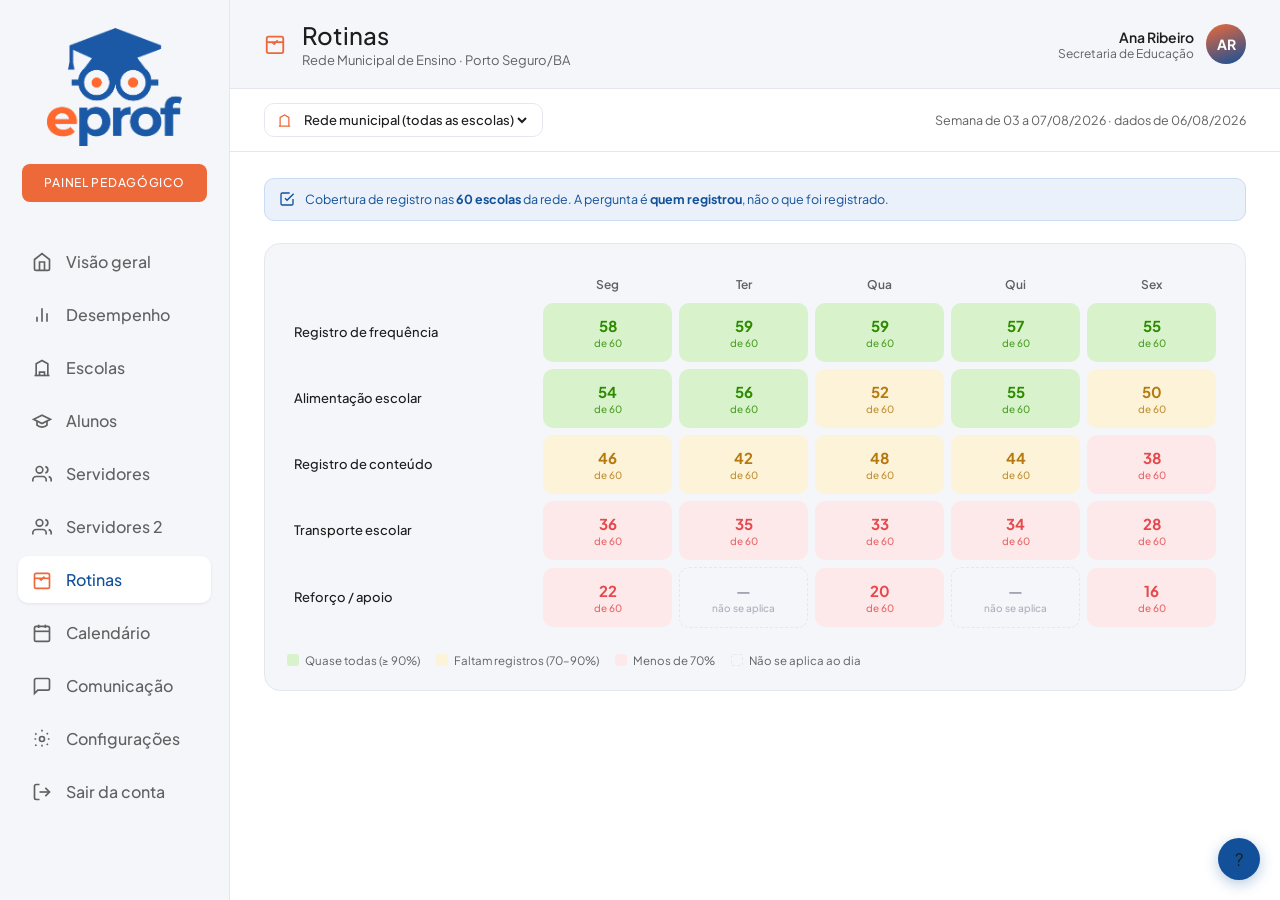
<file: planejamento2.html>
<!DOCTYPE html>
<html lang="pt-BR">
<head>
  <meta charset="UTF-8" />
  <meta name="viewport" content="width=device-width, initial-scale=1.0" />
  <title>Painel Pedagógico — Rotinas</title>
  <style>
    * { box-sizing: border-box; margin: 0; padding: 0; }
    body { font-family: 'Segoe UI', Arial, sans-serif; background: #f5f6fa; display: flex; height: 100vh; overflow: hidden; font-size: 13px; color: #333; }
    .sidebar { display: flex; flex-direction: column; }
    .sidebar-logo { display: flex; align-items: center; gap: 8px; }
    .logo-img { width: 104px; height: auto; display: block; }
    .nav { flex: 1 1 auto; }
    .nav-item { display: flex; align-items: center; gap: 10px; cursor: pointer; transition: background .15s; text-decoration: none; }
    .nav-item svg { width: 16px; height: 16px; flex-shrink: 0; }
    .logout { display: flex; align-items: center; gap: 8px; cursor: pointer; }
    .logout svg { width: 16px; height: 16px; }
    .main { flex: 1; display: flex; flex-direction: column; overflow: hidden; }
    .topbar { display: flex; align-items: center; justify-content: space-between; }
    .topbar-left { display: flex; align-items: center; gap: 10px; }
    .topbar-right { display: flex; align-items: center; gap: 10px; }
    .avatar { width: 36px; height: 36px; border-radius: 50%; display: flex; align-items: center; justify-content: center; color: #fff; font-weight: 700; font-size: 12px; }
    .user-info { text-align: right; }
    .cal-header { display: flex; align-items: center; justify-content: space-between; gap: 16px; flex-wrap: wrap; }
    .ctx-pill { display: inline-flex; align-items: center; gap: 8px; background: var(--branco); border: 1px solid var(--borda); border-radius: 10px; padding: 7px 12px; font-family: var(--font-display); font-size: 13px; font-weight: 500; color: var(--texto); }
    .ctx-pill svg { width: 15px; height: 15px; color: var(--laranja); }
    .ctx-pill select { border: none; background: none; font: inherit; color: inherit; cursor: pointer; outline: none; max-width: 240px; }
    .stamp { font-size: 12.5px; color: var(--texto-suave); }

    .view-wrap { flex: 1; overflow-y: auto; overflow-x: hidden; background: var(--branco); }
    .content { padding: 26px 34px; }
    .section-title { font-family: var(--font-display); font-weight: 600; font-size: 17px; color: var(--texto); }
    .section-hint { font-size: 12px; color: var(--texto-suave); }
    .data-note { display: flex; align-items: flex-start; gap: 10px; background: var(--azul-claro); border: 1px solid #C8DCF3; color: var(--azul); border-radius: var(--raio-sm); padding: 11px 14px; font-size: 12.5px; line-height: 1.5; margin-bottom: 22px; }
    .data-note svg { width: 16px; height: 16px; flex-shrink: 0; margin-top: 1px; }
    .panel { background: var(--bg); border: 1px solid var(--borda); border-radius: var(--raio); padding: 22px; }

    .matrix { width: 100%; border-collapse: separate; border-spacing: 7px; }
    .matrix th { font-family: var(--font-display); font-size: 12px; font-weight: 600; color: var(--texto-suave); padding: 4px; text-align: center; }
    .matrix td.rot-name { text-align: left; font-size: 13px; color: var(--texto); font-weight: 500; padding-right: 14px; white-space: nowrap; }
    .mcell { border-radius: 10px; padding: 13px 6px; text-align: center; font-family: var(--font-display); font-weight: 700; font-size: 15px; min-width: 84px; }
    .mcell small { display: block; font-size: 10px; font-weight: 500; opacity: .8; margin-top: 2px; }
    .m-quase { background: var(--verde-bg); color: #2E8B00; }
    .m-faltam { background: #FDF3D9; color: var(--ambar-escuro); }
    .m-baixo { background: #FDE9E9; color: var(--vermelho); }
    .m-na { background: var(--bg); color: #9AA1AB; border: 1px dashed var(--borda); }
    .m-sim { background: var(--verde-bg); color: #2E8B00; }
    .m-nao { background: #FDE9E9; color: var(--vermelho); }
    .chart-legend { display: flex; flex-wrap: wrap; gap: 16px; margin-top: 18px; }
    .chart-legend span { display: inline-flex; align-items: center; gap: 6px; font-size: 11.5px; color: var(--texto-suave); }
    .chart-legend i { width: 12px; height: 12px; border-radius: 3px; display: inline-block; }

    .help-btn { position: fixed; bottom: 20px; right: 20px; width: 36px; height: 36px; border-radius: 50%; display: flex; align-items: center; justify-content: center; cursor: pointer; }
    ::-webkit-scrollbar { width: 8px; height: 8px; }
  </style>
  <link rel="stylesheet" href="theme.css" />
</head>
<body>

<aside class="sidebar">
  <div class="sidebar-logo">
    <img src="logo.png" alt="Rede Municipal" class="logo-img" />
    <span class="portal-tag">Painel Pedagógico</span>
  </div>
  <nav class="nav">
    <a href="index.html" class="nav-item"><svg viewBox="0 0 24 24" fill="none" stroke="currentColor" stroke-width="2"><path d="M3 9l9-7 9 7v11a2 2 0 01-2 2H5a2 2 0 01-2-2z"/><polyline points="9 22 9 12 15 12 15 22"/></svg> Visão geral</a>
    <a href="indices.html" class="nav-item"><svg viewBox="0 0 24 24" fill="none" stroke="currentColor" stroke-width="2"><line x1="18" y1="20" x2="18" y2="10"/><line x1="12" y1="20" x2="12" y2="4"/><line x1="6" y1="20" x2="6" y2="14"/></svg> Desempenho</a>
    <a href="turmas.html" class="nav-item"><svg viewBox="0 0 24 24" fill="none" stroke="currentColor" stroke-width="2"><path d="M3 21h18"/><path d="M5 21V7l7-4 7 4v14"/><path d="M9 21v-4h6v4"/><path d="M9 10h.01M15 10h.01"/></svg> Escolas</a>
    <a href="alunos.html" class="nav-item"><svg viewBox="0 0 24 24" fill="none" stroke="currentColor" stroke-width="2"><path d="M22 10L12 5 2 10l10 5 10-5z"/><path d="M6 12v5c3 3 9 3 12 0v-5"/></svg> Alunos</a>
    <a href="horario.html" class="nav-item"><svg viewBox="0 0 24 24" fill="none" stroke="currentColor" stroke-width="2"><path d="M17 21v-2a4 4 0 00-4-4H5a4 4 0 00-4 4v2"/><circle cx="9" cy="7" r="4"/><path d="M23 21v-2a4 4 0 00-3-3.87"/><path d="M16 3.13a4 4 0 010 7.75"/></svg> Servidores</a>
    <a href="servidores2.html" class="nav-item"><svg viewBox="0 0 24 24" fill="none" stroke="currentColor" stroke-width="2"><path d="M17 21v-2a4 4 0 00-4-4H5a4 4 0 00-4 4v2"/><circle cx="9" cy="7" r="4"/><path d="M23 21v-2a4 4 0 00-3-3.87"/><path d="M16 3.13a4 4 0 010 7.75"/></svg> Servidores 2</a>
    <a href="planejamento2.html" class="nav-item active"><svg viewBox="0 0 24 24" fill="none" stroke="currentColor" stroke-width="2"><rect x="3" y="4" width="18" height="18" rx="2"/><path d="M9 10l2 2 4-4"/><line x1="3" y1="10" x2="21" y2="10"/></svg> Rotinas</a>
    <a href="calendario.html" class="nav-item"><svg viewBox="0 0 24 24" fill="none" stroke="currentColor" stroke-width="2"><rect x="3" y="4" width="18" height="18" rx="2"/><line x1="16" y1="2" x2="16" y2="6"/><line x1="8" y1="2" x2="8" y2="6"/><line x1="3" y1="10" x2="21" y2="10"/></svg> Calendário</a>
    <a href="comunicacao.html" class="nav-item"><svg viewBox="0 0 24 24" fill="none" stroke="currentColor" stroke-width="2"><path d="M21 15a2 2 0 01-2 2H7l-4 4V5a2 2 0 012-2h14a2 2 0 012 2z"/></svg> Comunicação</a>
    <div class="nav-item"><svg viewBox="0 0 24 24" fill="none" stroke="currentColor" stroke-width="2"><circle cx="12" cy="12" r="3"/><path d="M19.07 4.93l-1.41 1.41M5.34 5.34L3.93 6.75M21 12h-2M5 12H3M19.07 19.07l-1.41-1.41M5.34 18.66l-1.41 1.41M12 19v2M12 3V1"/></svg> Configurações</div>
  </nav>
  <div class="sidebar-bottom">
    <div class="logout"><svg viewBox="0 0 24 24" fill="none" stroke="currentColor" stroke-width="2"><path d="M9 21H5a2 2 0 01-2-2V5a2 2 0 012-2h4"/><polyline points="16 17 21 12 16 7"/><line x1="21" y1="12" x2="9" y2="12"/></svg> Sair da conta</div>
  </div>
</aside>

<div class="main">
  <div class="topbar">
    <div class="topbar-left">
      <svg class="page-icon" width="22" height="22" viewBox="0 0 24 24" fill="none" stroke="#f26522" stroke-width="2"><rect x="3" y="4" width="18" height="18" rx="2"/><path d="M9 10l2 2 4-4"/><line x1="3" y1="10" x2="21" y2="10"/></svg>
      <div><div class="topbar-title">Rotinas</div><div class="topbar-sub">Rede Municipal de Ensino · Porto Seguro/BA</div></div>
    </div>
    <div class="topbar-right">
      <div class="user-info"><div class="user-name">Ana Ribeiro</div><div class="user-role">Secretaria de Educação</div></div>
      <div class="avatar">AR</div>
    </div>
  </div>

  <div class="cal-header">
    <span class="ctx-pill">
      <svg viewBox="0 0 24 24" fill="none" stroke="currentColor" stroke-width="2"><path d="M3 21h18"/><path d="M5 21V7l7-4 7 4v14"/></svg>
      <select id="fEscola" onchange="render()" aria-label="Escola"></select>
    </span>
    <span class="stamp">Semana de 03 a 07/08/2026 · dados de 06/08/2026</span>
  </div>

  <div class="view-wrap">
    <div class="content" id="view"></div>
  </div>
</div>

<div class="help-btn">?</div>

<script>
const TOTAL = 60;
const DIAS = ['Seg','Ter','Qua','Qui','Sex'];
const ESCOLAS = {
  '31097401':'E.M. Cidade Alta','31097402':'E.M. Baianão','31097403':'E.M. Frei Calixto','31097404':'CMEI Estrela do Mar',
  '31097405':"E.M. Arraial d'Ajuda",'31097406':'E.M. Trancoso','31097407':'E.M. Vera Cruz','31097408':'E.M. Pindorama'
};
const ROTINAS = [
  { nome:'Registro de frequência', dias:[58,59,59,57,55] },
  { nome:'Alimentação escolar',    dias:[54,56,52,55,50] },
  { nome:'Registro de conteúdo',   dias:[46,42,48,44,38] },
  { nome:'Transporte escolar',     dias:[36,35,33,34,28] },
  { nome:'Reforço / apoio',        dias:[22, 0,20, 0,16] }, // 0 = não se aplica ao dia
];

(function(){
  document.getElementById('fEscola').innerHTML =
    `<option value="">Rede municipal (todas as escolas)</option>`+Object.entries(ESCOLAS).map(([i,n])=>`<option value="${i}">${n}</option>`).join('');
})();

function estado(n){
  if(n<0) return { cls:'m-na', txt:'—', sub:'não se aplica' };
  const p = n/TOTAL;
  if(p>=0.9) return { cls:'m-quase', txt:n, sub:`de ${TOTAL}` };
  if(p>=0.7) return { cls:'m-faltam', txt:n, sub:`de ${TOTAL}` };
  return { cls:'m-baixo', txt:n, sub:`de ${TOTAL}` };
}

function render(){
  const fe = document.getElementById('fEscola').value;
  if(fe){
    // por escola: registrado / não registrado por dia
    const seed = parseInt(fe.slice(-3));
    const reg = (ri,di) => {
      const r = ROTINAS[ri].dias[di];
      if(r===0) return -1; // não se aplica
      return ((seed*7 + ri*13 + di*29) % 10) < (r/TOTAL*10) ? 1 : 0;
    };
    document.getElementById('view').innerHTML = `
      ${nota(`Matriz de <b>${ESCOLAS[fe]}</b>: em quais dias cada rotina foi <b>registrada</b> — não o conteúdo do registro.`)}
      <div class="panel"><div style="overflow-x:auto"><table class="matrix">
        <thead><tr><th></th>${DIAS.map(d=>`<th>${d}</th>`).join('')}</tr></thead>
        <tbody>${ROTINAS.map((r,ri)=>`<tr><td class="rot-name">${r.nome}</td>${DIAS.map((_,di)=>{
          const v = reg(ri,di);
          if(v===-1) return `<td><div class="mcell m-na">—<small>não se aplica</small></div></td>`;
          return v ? `<td><div class="mcell m-sim">✓<small>registrado</small></div></td>` : `<td><div class="mcell m-nao">✕<small>não registrado</small></div></td>`;
        }).join('')}</tr>`).join('')}</tbody>
      </table></div>
      <div class="chart-legend">
        <span><i style="background:#D8F3CC"></i> Registrado</span>
        <span><i style="background:#FDE9E9"></i> Não registrado</span>
        <span><i style="background:#F4F6FA;border:1px dashed #E4E8EE"></i> Não se aplica ao dia</span>
      </div></div>`;
    return;
  }
  // rede: cobertura (nº de escolas que registraram)
  document.getElementById('view').innerHTML = `
    ${nota(`Cobertura de registro nas <b>${TOTAL} escolas</b> da rede. A pergunta é <b>quem registrou</b>, não o que foi registrado.`)}
    <div class="panel"><div style="overflow-x:auto"><table class="matrix">
      <thead><tr><th></th>${DIAS.map(d=>`<th>${d}</th>`).join('')}</tr></thead>
      <tbody>${ROTINAS.map(r=>`<tr><td class="rot-name">${r.nome}</td>${r.dias.map(n=>{
        const c = estado(n===0 ? -1 : n);
        return `<td><div class="mcell ${c.cls}">${c.txt}<small>${c.sub}</small></div></td>`;
      }).join('')}</tr>`).join('')}</tbody>
    </table></div>
    <div class="chart-legend">
      <span><i style="background:#D8F3CC"></i> Quase todas (≥ 90%)</span>
      <span><i style="background:#FDF3D9"></i> Faltam registros (70–90%)</span>
      <span><i style="background:#FDE9E9"></i> Menos de 70%</span>
      <span><i style="background:#F4F6FA;border:1px dashed #E4E8EE"></i> Não se aplica ao dia</span>
    </div></div>`;
}
function nota(txt){ return `<div class="data-note"><svg viewBox="0 0 24 24" fill="none" stroke="currentColor" stroke-width="2"><path d="M9 11l3 3L22 4"/><path d="M21 12v7a2 2 0 01-2 2H5a2 2 0 01-2-2V5a2 2 0 012-2h11"/></svg><span>${txt}</span></div>`; }

render();
</script>

</body>
</html>
</file>
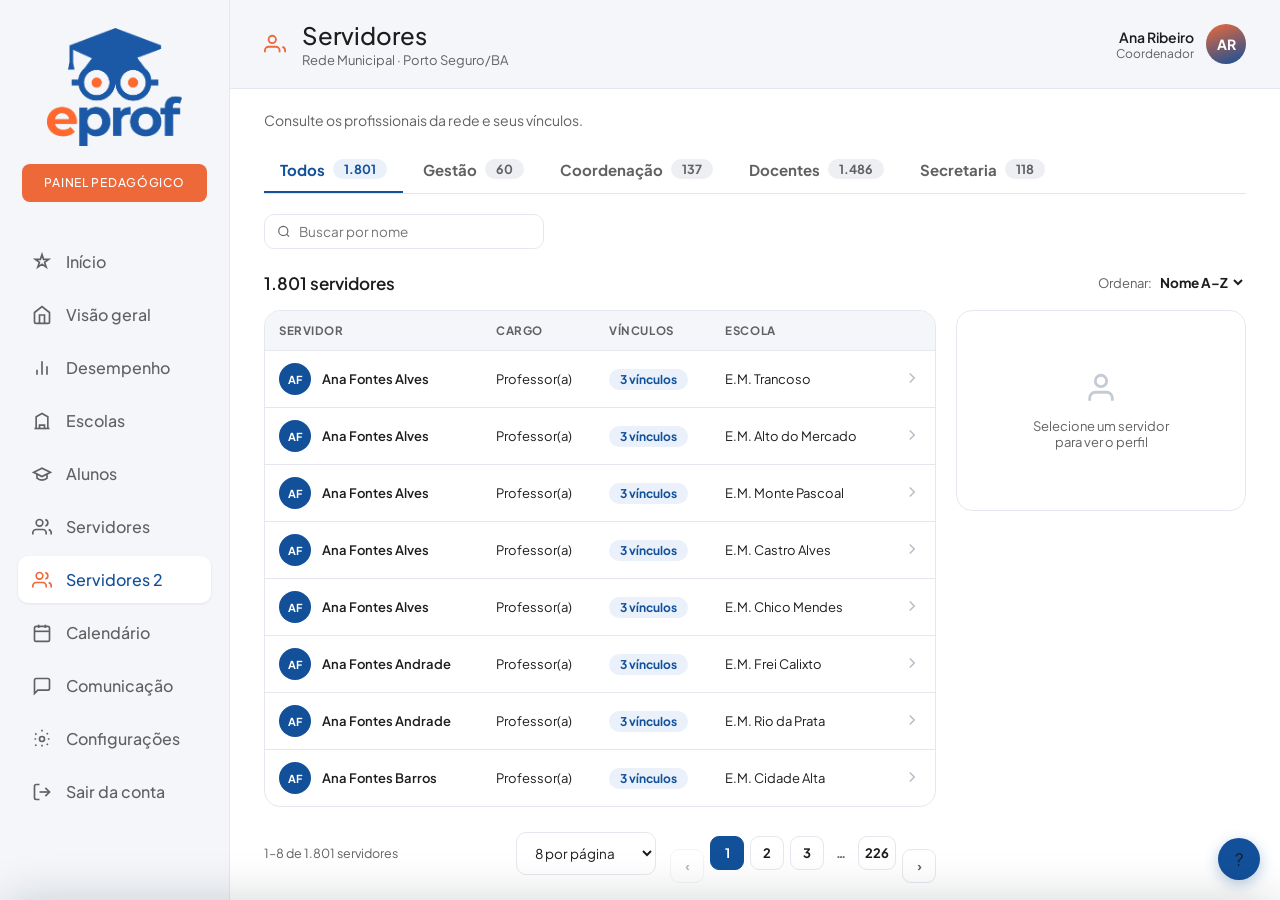
<file: servidores2.html>
<!DOCTYPE html>
<html lang="pt-BR">
<head>
  <meta charset="UTF-8" />
  <meta name="viewport" content="width=device-width, initial-scale=1.0" />
  <title>Painel Pedagógico — Servidores</title>
  <style>
    * { box-sizing: border-box; margin: 0; padding: 0; }
    body { font-family: 'Segoe UI', Arial, sans-serif; background: #f5f6fa; display: flex; height: 100vh; overflow: hidden; font-size: 13px; color: #333; }
    .sidebar { display: flex; flex-direction: column; }
    .sidebar-logo { display: flex; align-items: center; gap: 8px; }
    .logo-img { width: 104px; height: auto; display: block; }
    .nav { flex: 1 1 auto; }
    .nav-item { display: flex; align-items: center; gap: 10px; cursor: pointer; transition: background .15s; text-decoration: none; }
    .nav-item svg { width: 16px; height: 16px; flex-shrink: 0; }
    .logout { display: flex; align-items: center; gap: 8px; cursor: pointer; }
    .logout svg { width: 16px; height: 16px; }
    .main { flex: 1; display: flex; flex-direction: column; overflow: hidden; }
    .topbar { display: flex; align-items: center; justify-content: space-between; }
    .topbar-left { display: flex; align-items: center; gap: 10px; }
    .topbar-right { display: flex; align-items: center; gap: 10px; }
    .avatar { width: 36px; height: 36px; border-radius: 50%; display: flex; align-items: center; justify-content: center; color: #fff; font-weight: 700; font-size: 12px; }
    .user-info { text-align: right; }
    .cal-header { display: flex; align-items: center; justify-content: space-between; gap: 16px; flex-wrap: wrap; }
    .ctx-pill { display: inline-flex; align-items: center; gap: 8px; background: var(--branco); border: 1px solid var(--borda); border-radius: 10px; padding: 7px 12px; font-family: var(--font-display); font-size: 13px; font-weight: 500; color: var(--texto); }
    .ctx-pill svg { width: 15px; height: 15px; color: var(--laranja); }
    .ctx-pill select { border: none; background: none; font: inherit; color: inherit; cursor: pointer; outline: none; max-width: 260px; }
    .stamp { display: inline-flex; align-items: center; gap: 7px; font-size: 12.5px; color: var(--texto-suave); }
    .view-wrap { flex: 1; overflow-y: auto; overflow-x: hidden; background: var(--branco); }
    .content { padding: 26px 34px; }
    .section-title { font-family: var(--font-display); font-weight: 600; font-size: 17px; color: var(--texto); }
    .section-hint { font-size: 12px; color: var(--texto-suave); font-weight: 400; }
    .back-btn { display: inline-flex; align-items: center; gap: 7px; background: var(--branco); border: 1px solid var(--borda); border-radius: 10px; padding: 8px 14px; font-family: var(--font-display); font-size: 13px; font-weight: 500; color: var(--texto-suave); cursor: pointer; margin-bottom: 16px; text-decoration: none; }
    .back-btn:hover { border-color: var(--azul); color: var(--azul); }
    .back-btn svg { width: 15px; height: 15px; }
    .tbl-toolbar { display: flex; align-items: center; justify-content: space-between; gap: 12px; margin-bottom: 14px; flex-wrap: wrap; }
    .search { display: inline-flex; align-items: center; gap: 8px; background: var(--branco); border: 1px solid var(--borda); border-radius: 10px; padding: 8px 12px; min-width: 280px; }
    .search:focus-within { border-color: var(--azul); box-shadow: 0 0 0 3px rgba(18,80,154,.10); }
    .search input { border: none; outline: none; font-family: var(--font-display); font-size: 13.5px; width: 100%; color: var(--texto); background: none; }
    .search svg { width: 15px; height: 15px; color: var(--texto-suave); }
    .chip { display: inline-flex; align-items: center; gap: 6px; background: var(--laranja-bg); color: var(--laranja-escuro); border: none; border-radius: 20px; padding: 6px 12px; font-family: var(--font-display); font-size: 12.5px; font-weight: 600; cursor: pointer; }
    .tbl-wrap { background: var(--branco); border: 1px solid var(--borda); border-radius: var(--raio); overflow: hidden; }
    .tbl { width: 100%; border-collapse: collapse; }
    .tbl th { text-align: left; padding: 12px 14px; font-family: var(--font-display); font-size: 11.5px; font-weight: 700; text-transform: uppercase; letter-spacing: .05em; color: var(--texto-suave); background: var(--bg); border-bottom: 1px solid var(--borda); white-space: nowrap; }
    .tbl td { padding: 12px 14px; border-bottom: 1px solid var(--borda); font-size: 13px; color: var(--texto); vertical-align: middle; }
    .tbl tbody tr:last-child td { border-bottom: none; }
    .tbl tbody tr { cursor: pointer; }
    .tbl tbody tr:hover td { background: var(--azul-claro); }
    .cell-name { display: flex; align-items: center; gap: 11px; }
    .cell-name b { font-weight: 600; }
    .row-avatar { width: 32px; height: 32px; border-radius: 50%; background: var(--azul); color: #fff; display: inline-flex; align-items: center; justify-content: center; font-family: var(--font-display); font-weight: 700; font-size: 11px; flex-shrink: 0; }
    .muted { color: var(--texto-suave); }
    .vinc-badge { color: var(--laranja); font-family: var(--font-display); font-weight: 700; }
    .cargo-badge { color: var(--azul); font-family: var(--font-display); font-weight: 700; }
    /* abas de filtro por cargo */
    .s2-sub { color: var(--texto-suave); font-size: 14px; margin: -4px 0 18px; }
    .seg-row { display: flex; gap: 4px; border-bottom: 1px solid var(--borda); margin-bottom: 20px; overflow-x: auto; }
    .seg { display: inline-flex; align-items: center; gap: 8px; background: none; border: none; border-bottom: 3px solid transparent; margin-bottom: -1px; padding: 12px 16px; cursor: pointer; font-family: var(--font-display); font-weight: 700; font-size: 15px; color: var(--texto-suave); white-space: nowrap; }
    .seg:hover { color: var(--texto); }
    .seg.on { color: var(--azul); border-bottom-color: var(--azul); }
    .seg-badge { background: #EDEFF2; color: var(--texto-suave); border-radius: 20px; padding: 2px 11px; font-size: 12.5px; font-weight: 700; }
    .seg.on .seg-badge { background: var(--azul-claro); color: var(--azul); }
    /* filtros */
    .s2-filters { margin-bottom: 18px; }
    .s2-filters .search { margin: 0; max-width: 420px; }
    .s2-sel { border: 1px solid var(--borda); border-radius: 10px; padding: 11px 14px; font: inherit; font-size: 13.5px; color: var(--texto); background: var(--branco); cursor: pointer; }
    .s2-sel.ghost { border: none; background: none; font-family: var(--font-display); font-weight: 700; color: var(--texto); padding: 6px 2px; }
    .s2-listhead { display: flex; align-items: center; justify-content: space-between; margin-bottom: 12px; gap: 10px; flex-wrap: wrap; }
    .s2-ordenar { font-size: 13px; color: var(--texto-suave); display: flex; align-items: center; gap: 2px; }
    /* lista */
    .row-sub { font-size: 11.5px; color: var(--texto-suave); margin-top: 2px; }
    .row-chev { color: #B6BEC9; display: inline-flex; }
    .tbl tbody tr { cursor: pointer; }
    .vinc-pill-on { background: var(--azul-claro); color: var(--azul); border-radius: 20px; padding: 3px 11px; font-size: 12px; font-weight: 700; white-space: nowrap; }
    .vinc-pill-off { background: #EDEFF2; color: var(--texto-suave); border-radius: 20px; padding: 3px 11px; font-size: 12px; font-weight: 600; white-space: nowrap; }
    /* paginação numerada */
    .s2-pager { display: flex; align-items: center; justify-content: space-between; margin-top: 16px; flex-wrap: wrap; gap: 12px; }
    .s2-pg-right { display: flex; align-items: center; gap: 14px; }
    .s2-pages { display: flex; align-items: center; gap: 6px; }
    .s2-pg { min-width: 34px; height: 34px; border: 1px solid var(--borda); background: var(--branco); border-radius: 9px; font-family: var(--font-display); font-weight: 700; font-size: 13px; color: var(--texto); cursor: pointer; display: inline-flex; align-items: center; justify-content: center; padding: 0 6px; }
    .s2-pg:hover { border-color: var(--azul); }
    .s2-pg.on { background: var(--azul); color: #fff; border-color: var(--azul); }
    .s2-pg.nav { color: var(--texto-suave); }
    .s2-pg[disabled] { opacity: .45; cursor: default; }
    .s2-pg.dots { border: none; background: none; cursor: default; min-width: 18px; color: var(--texto-suave); }
    /* card: vínculo profissional */
    .pcard-head2 { display: flex; align-items: center; justify-content: space-between; margin-bottom: 18px; }
    .pcard-head2 .t { font-family: var(--font-display); font-weight: 700; font-size: 15px; }
    .pcard-x { border: 1px solid var(--borda); background: var(--branco); border-radius: 9px; padding: 6px; cursor: pointer; color: var(--texto-suave); display: flex; }
    .pcard-x:hover { border-color: var(--azul); color: var(--azul); }
    .pcard-av2 { width: 64px; height: 64px; border-radius: 16px; background: var(--azul); color: #fff; display: flex; align-items: center; justify-content: center; font-family: var(--font-display); font-weight: 800; font-size: 22px; flex-shrink: 0; }
    .pc-top { display: flex; gap: 14px; align-items: center; margin-bottom: 16px; }
    .pc-name { font-family: var(--font-display); font-weight: 800; font-size: 18px; color: var(--texto); line-height: 1.2; }
    .pc-mat { font-size: 12px; color: var(--texto-suave); margin: 3px 0 7px; }
    .pc-sec-t { font-size: 13px; font-weight: 700; color: var(--texto); margin: 18px 0 10px; display: flex; align-items: center; justify-content: space-between; }
    .vp-card { display: flex; gap: 12px; align-items: flex-start; border: 1px solid var(--borda); border-radius: 12px; padding: 13px; margin-bottom: 9px; }
    .vp-ic { width: 40px; height: 40px; border-radius: 10px; background: var(--azul-claro); color: var(--azul); display: flex; align-items: center; justify-content: center; flex-shrink: 0; }
    .vp-nome { font-weight: 700; font-size: 13.5px; color: var(--texto); }
    .vp-cargo { font-size: 12px; color: var(--texto); margin-top: 1px; }
    .vp-turmas { font-size: 11.5px; color: var(--texto-suave); margin-top: 3px; }
    .vp-plus { background: var(--azul-claro); color: var(--azul); border-radius: 20px; padding: 1px 8px; font-size: 11px; font-weight: 700; vertical-align: middle; }
    .vp-more { font-size: 11.5px; color: var(--texto-suave); padding: 2px 4px 0; line-height: 1.4; }
    .pc-kv { display: grid; grid-template-columns: auto 1fr; gap: 10px 14px; font-size: 13px; margin: 0 0 4px; padding-bottom: 16px; border-bottom: 1px solid var(--borda); }
    .pc-kv .k { color: var(--texto-suave); }
    .pc-kv .v { color: var(--texto); font-weight: 600; text-align: right; }
    /* lista + card de perfil lateral */
    .srv-split { display: flex; gap: 20px; align-items: flex-start; }
    .srv-main { flex: 1; min-width: 0; }
    .srv-aside { width: 290px; flex-shrink: 0; position: sticky; top: 16px; }
    @media (max-width: 980px){ .srv-split { flex-direction: column; } .srv-aside { width: 100%; position: static; } }
    .tbl tbody tr.sel td { background: var(--azul-claro); }
    .pcard { background: var(--branco); border: 1px solid var(--borda); border-radius: var(--raio); padding: 20px; }
    .pcard-empty { text-align: center; color: var(--texto-suave); font-size: 13px; padding: 36px 16px; }
    .pcard-empty svg { width: 34px; height: 34px; color: #C4CBD4; margin-bottom: 10px; }
    .pcard-av { width: 60px; height: 60px; border-radius: 16px; background: var(--azul); color: #fff; display: flex; align-items: center; justify-content: center; font-family: var(--font-display); font-weight: 700; font-size: 20px; margin-bottom: 14px; }
    .pcard-name { font-family: var(--font-display); font-weight: 800; font-size: 18px; color: var(--texto); line-height: 1.2; }
    .pcard-badge { display: inline-block; margin-top: 8px; color: var(--azul); font-size: 12.5px; font-weight: 700; }
    .pcard-kv { margin: 16px 0 18px; display: grid; grid-template-columns: auto 1fr; gap: 10px 14px; font-size: 13px; }
    .pcard-kv .k { color: var(--texto-suave); }
    .pcard-kv .v { color: var(--texto); font-weight: 600; text-align: right; }
    .pcard-btn { display: flex; align-items: center; justify-content: center; gap: 8px; width: 100%; border-radius: 10px; padding: 11px; font-family: var(--font-display); font-weight: 700; font-size: 13.5px; cursor: pointer; border: none; }
    .pcard-btn svg { width: 16px; height: 16px; }
    .pcard-btn.prim { background: var(--laranja); color: #fff; }
    .pcard-btn.prim:hover { background: #d85a2c; }
    .pcard-btn.ghost { background: var(--branco); color: var(--texto); border: 1px solid var(--borda); margin-top: 9px; }
    .pcard-btn.ghost:hover { border-color: var(--azul); color: var(--azul); }
    .pcard { padding: 24px; }
    .pcard-av { width: 72px; height: 72px; border-radius: 18px; font-size: 24px; margin-bottom: 16px; }
    .pcard-name { font-size: 20px; }
    .pcard-sec { margin-bottom: 16px; }
    .pcard-sec-t { font-size: 11px; font-weight: 700; letter-spacing: .4px; text-transform: uppercase; color: var(--texto-suave); margin-bottom: 8px; }
    .pcard-chips { display: flex; flex-wrap: wrap; gap: 6px; }
    .pcard-chip { background: var(--azul-claro); color: var(--azul); font-size: 11.5px; font-weight: 600; padding: 4px 10px; border-radius: 8px; }
    .ra-stats { display: flex; gap: 8px; margin-bottom: 12px; }
    .ra-stat { flex: 1; background: var(--bg); border: 1px solid var(--borda); border-radius: 10px; padding: 9px 6px; text-align: center; }
    .ra-n { display: block; font-family: var(--font-display); font-weight: 800; font-size: 19px; color: var(--texto); }
    .ra-l { font-size: 10.5px; color: var(--texto-suave); }
    .ra-bar { height: 8px; background: #EAECF0; border-radius: 5px; overflow: hidden; }
    .ra-fill { height: 100%; background: #2E8B00; border-radius: 5px; }
    .ra-cap { font-size: 11.5px; color: var(--texto-suave); margin-top: 7px; }
    /* perfil completo do professor (igual à ficha) */
    .pdisc-grid { display: grid; grid-template-columns: repeat(3, 1fr); gap: 8px; }
    @media (max-width: 760px){ .pdisc-grid { grid-template-columns: repeat(2, 1fr); } }
    .pdisc { display: flex; align-items: center; gap: 8px; padding: 9px 11px; border-radius: 10px; font-size: 11.5px; font-weight: 600; border: 1px solid; line-height: 1.15; }
    .pdisc.on { color: var(--c); background: var(--cbg); border-color: var(--c); }
    .pdisc.off { color: #C2C8D0; background: transparent; border-color: var(--borda); }
    .pdisc .pdi { display: flex; flex-shrink: 0; }
    .aula-cards { display: grid; grid-template-columns: repeat(3, 1fr); gap: 14px; }
    @media (max-width: 760px){ .aula-cards { grid-template-columns: 1fr; } }
    .aula-card { background: var(--branco); border: 1px solid var(--borda); border-top: 3px solid var(--azul); border-radius: 12px; padding: 16px; }
    .aula-top { display: flex; align-items: center; gap: 8px; }
    .aula-dot { width: 10px; height: 10px; border-radius: 3px; flex-shrink: 0; }
    .aula-lbl { font-size: 12px; color: var(--texto-suave); font-weight: 700; }
    .aula-val { font-family: var(--font-display); font-weight: 800; font-size: 26px; margin-top: 12px; line-height: 1; }

    .overlay { position: fixed; inset: 0; background: rgba(15,23,32,.45); opacity: 0; pointer-events: none; transition: opacity .2s; z-index: 40; }
    .overlay.open { opacity: 1; pointer-events: auto; }
    .sp { position: fixed; left: 0; right: 0; bottom: 0; top: auto; width: 100%; max-width: 100%; height: 92vh; background: var(--branco); border-top: 1px solid var(--borda); border-radius: 22px 22px 0 0; box-shadow: 0 -14px 50px rgba(15,23,32,.2); transform: translateY(102%); transition: transform .3s cubic-bezier(.2,.75,.3,1); z-index: 41; display: flex; flex-direction: column; }
    .sp.narrow { width: 100%; }
    .sp.open { transform: translateY(0); }
    .sp-topbar { border-radius: 22px 22px 0 0; }
    .sp-body { box-sizing: border-box; }
    .sp-topbar { display: flex; align-items: center; justify-content: space-between; padding: 16px 22px; border-bottom: 1px solid var(--borda); background: var(--bg); }
    .sp-topbar .t { font-family: var(--font-display); font-weight: 600; font-size: 15px; color: var(--texto); }
    .sp-close { border: 1px solid var(--borda); background: var(--branco); border-radius: 8px; cursor: pointer; color: var(--texto-suave); padding: 7px; display: flex; }
    .sp-close:hover { border-color: var(--azul); color: var(--azul); }
    .sp-close svg { width: 16px; height: 16px; }
    .sp-body { padding: 20px; overflow-y: auto; flex: 1; display: grid; grid-template-columns: 1fr 1fr; gap: 16px; align-content: start; }
    @media (max-width: 760px){ .sp-body { grid-template-columns: 1fr; } }
    .card { background: var(--bg); border: 1px solid var(--borda); border-radius: var(--raio); padding: 18px; }
    .sv-kpis { display: grid; grid-template-columns: repeat(3, 1fr); gap: 14px; margin-bottom: 20px; }
    @media (max-width: 760px){ .sv-kpis { grid-template-columns: 1fr; } }
    .sv-kpi { background: var(--branco); border: 1px solid var(--borda); border-radius: var(--raio); padding: 16px 18px; display: flex; align-items: center; justify-content: space-between; gap: 14px; }
    .sv-kpi-l { display: flex; align-items: center; gap: 13px; min-width: 0; }
    .sv-kpi-ic { width: 42px; height: 42px; border-radius: 11px; display: flex; align-items: center; justify-content: center; flex-shrink: 0; }
    .sv-kpi-ic svg { width: 21px; height: 21px; }
    .sv-kpi-lbl { font-family: var(--font-display); font-size: 13px; font-weight: 500; color: var(--texto-suave); }
    .sv-kpi-val { font-family: var(--font-display); font-weight: 800; font-size: 30px; color: var(--laranja); line-height: 1; white-space: nowrap; }
    .pager { display: flex; align-items: center; justify-content: space-between; gap: 12px; margin-top: 14px; flex-wrap: wrap; }
    .pager-info { font-size: 12.5px; color: var(--texto-suave); }
    .pager-ctrls { display: flex; align-items: center; gap: 8px; }
    .pg-btn { border: 1px solid var(--borda); background: var(--branco); border-radius: 8px; padding: 7px 12px; font-family: var(--font-display); font-size: 13px; font-weight: 600; color: var(--texto); cursor: pointer; display: inline-flex; align-items: center; gap: 6px; }
    .pg-btn:hover:not(:disabled) { border-color: var(--azul); color: var(--azul); }
    .pg-btn:disabled { opacity: .45; cursor: default; }
    .pg-btn svg { width: 14px; height: 14px; }
    .pg-pos { font-family: var(--font-display); font-size: 13px; font-weight: 600; color: var(--texto); }
    .prof-head { display: flex; align-items: center; gap: 14px; margin-bottom: 16px; }
    .prof-av { width: 58px; height: 58px; border-radius: 50%; background: var(--azul); color: #fff; display: flex; align-items: center; justify-content: center; font-family: var(--font-display); font-weight: 800; font-size: 20px; flex-shrink: 0; }
    .prof-name { font-family: var(--font-display); font-weight: 700; font-size: 19px; color: var(--texto); }
    .prof-sub { font-size: 12.5px; color: var(--texto-suave); margin-top: 2px; }
    .prof-kv { display: grid; grid-template-columns: 22px auto; gap: 10px 8px; align-items: center; font-size: 13px; margin-top: 4px; }
    .prof-kv svg { width: 15px; height: 15px; color: var(--texto-suave); }
    .prof-kv .k { color: var(--texto-suave); }
    .prof-kv .kline { grid-column: 1 / -1; display: grid; grid-template-columns: 22px 90px 1fr; gap: 8px; align-items: center; }
    .status-track { height: 8px; border-radius: 4px; background: #ECEFF4; overflow: hidden; flex: 1; }
    .atua { margin-top: 14px; padding-top: 14px; border-top: 1px solid var(--borda); display: flex; align-items: center; gap: 8px; flex-wrap: wrap; }
    .atua-lbl { font-family: var(--font-display); font-size: 11px; font-weight: 700; text-transform: uppercase; letter-spacing: .05em; color: var(--texto-suave); }
    .etapa { border-radius: 20px; padding: 6px 14px; font-family: var(--font-display); font-size: 12.5px; font-weight: 600; border: 1px solid var(--borda); background: var(--branco); color: var(--texto); }
    .etapa.on-laranja { background: var(--laranja-bg); color: var(--laranja-escuro); border-color: #F3D2C0; }
    .etapa.on-azul { background: var(--azul-claro); color: var(--azul); border-color: #C8DCF3; }
    .etapa.on-verde { background: var(--verde-bg); color: #2E8B00; border-color: #BCE6A8; }
    .etapa.on-roxo { background: #EFEAF7; color: #6B3FA0; border-color: #DCD0EC; }
    .disc-grid { display: flex; flex-wrap: wrap; gap: 8px; }
    .disc { display: inline-flex; align-items: center; gap: 8px; border: 1px solid var(--borda); border-radius: 10px; padding: 8px 12px 8px 8px; background: var(--branco); font-size: 12px; font-weight: 600; color: var(--texto); }
    .disc .di { width: 26px; height: 26px; border-radius: 8px; display: flex; align-items: center; justify-content: center; background: #F0F2F6; color: #C2C7CE; flex-shrink: 0; }
    .disc .di svg { width: 15px; height: 15px; }
    .disc.on { color: var(--texto); border-color: var(--c); }
    .disc.on .di { background: var(--cbg); color: var(--c); }
    .mini-tbl { width: 100%; border-collapse: collapse; }
    .mini-tbl th { text-align: left; padding: 8px 6px; font-family: var(--font-display); font-size: 10.5px; font-weight: 700; text-transform: uppercase; letter-spacing: .04em; color: var(--texto-suave); border-bottom: 1px solid var(--borda); }
    .mini-tbl td { padding: 11px 6px; border-bottom: 1px solid var(--borda); font-size: 12.5px; }
    .mini-tbl tr:last-child td { border-bottom: none; }
    .eye { border: none; background: none; cursor: pointer; color: var(--laranja); padding: 6px; border-radius: 8px; display: inline-flex; align-items: center; }
    .eye:hover { color: var(--laranja-escuro); background: var(--laranja-bg); }
    .eye svg { width: 18px; height: 18px; }
    .empty { text-align: center; padding: 30px 10px; color: var(--texto-suave); }
    .empty svg { width: 38px; height: 38px; color: #C7CDD4; margin-bottom: 10px; }
    .sp-foot { padding: 12px 20px; border-top: 1px solid var(--borda); background: var(--bg); font-size: 11px; color: var(--texto-suave); line-height: 1.5; }
    .sp-foot svg { width: 13px; height: 13px; vertical-align: -2px; margin-right: 4px; }
    .sp-tabs { display: flex; gap: 4px; padding: 0 20px; border-bottom: 1px solid var(--borda); }
    .sp-tab { padding: 12px 16px; border: none; background: none; border-bottom: 3px solid transparent; margin-bottom: -1px; font-family: var(--font-display); font-size: 13.5px; font-weight: 500; color: var(--texto-suave); cursor: pointer; }
    .sp-tab:hover { color: var(--texto); }
    .sp-tab.active { color: var(--laranja); border-bottom-color: var(--laranja); font-weight: 700; }
    .sp-simple { padding: 20px; overflow-y: auto; flex: 1; display: flex; flex-direction: column; gap: 12px; }
    .b-cargo { background: var(--verde-bg); color: #2E8B00; }
    .tabpane { display: flex; flex-direction: column; gap: 12px; }
    .tabpane[hidden] { display: none; }
    .fcard { background: var(--bg); border: 1px solid var(--borda); border-radius: var(--raio-sm); padding: 14px 16px; }
    .flabel { font-family: var(--font-display); font-size: 11px; font-weight: 700; text-transform: uppercase; letter-spacing: .05em; color: var(--texto-suave); margin-bottom: 6px; }
    .fval { font-size: 14px; color: var(--texto); font-weight: 500; }
    .fval.empty { color: #B9BEC6; padding: 0; text-align: left; }
    .vinc-card { display: flex; align-items: center; gap: 12px; background: var(--bg); border: 1px solid var(--borda); border-radius: var(--raio-sm); padding: 12px 14px; }
    .vinc-ic { width: 34px; height: 34px; border-radius: 9px; background: var(--azul-claro); color: var(--azul); display: flex; align-items: center; justify-content: center; flex-shrink: 0; }
    .vinc-nome { font-size: 13px; font-weight: 500; color: var(--texto); flex: 1; }
    .vinc-cargo { font-size: 11.5px; font-weight: 600; color: var(--laranja-escuro); background: var(--laranja-bg); border-radius: 20px; padding: 4px 12px; white-space: nowrap; }
    .vinc-cargos { display: flex; gap: 6px; flex-wrap: wrap; justify-content: flex-end; }
    .badge { border-radius: 20px; font-family: var(--font-display); font-weight: 600; font-size: 11px; padding: 3px 11px; display: inline-block; white-space: nowrap; }
    .b-exercicio { background: var(--verde-bg); color: #2E8B00; }
    .b-licenca { background: #FDF3D9; color: var(--ambar-escuro); }
    .b-afastado { background: #FDE9E9; color: var(--vermelho); }
    .b-cedido { background: var(--azul-claro); color: var(--azul); }
    .help-btn { position: fixed; bottom: 20px; right: 20px; width: 36px; height: 36px; border-radius: 50%; display: flex; align-items: center; justify-content: center; cursor: pointer; }
    ::-webkit-scrollbar { width: 8px; height: 8px; }
  </style>
  <link rel="stylesheet" href="theme.css" />
</head>
<body>

<aside class="sidebar">
  <div class="sidebar-logo">
    <img src="logo.png" alt="Rede Municipal" class="logo-img" />
    <span class="portal-tag">Painel Pedagógico</span>
  </div>
  <nav class="nav">
    <a href="inicio2.html" class="nav-item"><svg viewBox="0 0 24 24" fill="none" stroke="currentColor" stroke-width="2"><path d="M12 3l1.9 5.8H20l-4.9 3.6 1.9 5.8L12 14.6 7 18.2l1.9-5.8L4 8.8h6.1z"/></svg> Início</a>
    <a href="index.html" class="nav-item"><svg viewBox="0 0 24 24" fill="none" stroke="currentColor" stroke-width="2"><path d="M3 9l9-7 9 7v11a2 2 0 01-2 2H5a2 2 0 01-2-2z"/><polyline points="9 22 9 12 15 12 15 22"/></svg> Visão geral</a>
    <a href="indices.html" class="nav-item"><svg viewBox="0 0 24 24" fill="none" stroke="currentColor" stroke-width="2"><line x1="18" y1="20" x2="18" y2="10"/><line x1="12" y1="20" x2="12" y2="4"/><line x1="6" y1="20" x2="6" y2="14"/></svg> Desempenho</a>
    <a href="turmas.html" class="nav-item"><svg viewBox="0 0 24 24" fill="none" stroke="currentColor" stroke-width="2"><path d="M3 21h18"/><path d="M5 21V7l7-4 7 4v14"/><path d="M9 21v-4h6v4"/><path d="M9 10h.01M15 10h.01"/></svg> Escolas</a>
    <a href="alunos.html" class="nav-item"><svg viewBox="0 0 24 24" fill="none" stroke="currentColor" stroke-width="2"><path d="M22 10L12 5 2 10l10 5 10-5z"/><path d="M6 12v5c3 3 9 3 12 0v-5"/></svg> Alunos</a>
    <a href="horario.html" class="nav-item"><svg viewBox="0 0 24 24" fill="none" stroke="currentColor" stroke-width="2"><path d="M17 21v-2a4 4 0 00-4-4H5a4 4 0 00-4 4v2"/><circle cx="9" cy="7" r="4"/><path d="M23 21v-2a4 4 0 00-3-3.87"/><path d="M16 3.13a4 4 0 010 7.75"/></svg> Servidores</a>
    <a href="servidores2.html" class="nav-item active"><svg viewBox="0 0 24 24" fill="none" stroke="currentColor" stroke-width="2"><path d="M17 21v-2a4 4 0 00-4-4H5a4 4 0 00-4 4v2"/><circle cx="9" cy="7" r="4"/><path d="M23 21v-2a4 4 0 00-3-3.87"/><path d="M16 3.13a4 4 0 010 7.75"/></svg> Servidores 2</a>
    <a href="calendario.html" class="nav-item"><svg viewBox="0 0 24 24" fill="none" stroke="currentColor" stroke-width="2"><rect x="3" y="4" width="18" height="18" rx="2"/><line x1="16" y1="2" x2="16" y2="6"/><line x1="8" y1="2" x2="8" y2="6"/><line x1="3" y1="10" x2="21" y2="10"/></svg> Calendário</a>
    <a href="comunicacao.html" class="nav-item"><svg viewBox="0 0 24 24" fill="none" stroke="currentColor" stroke-width="2"><path d="M21 15a2 2 0 01-2 2H7l-4 4V5a2 2 0 012-2h14a2 2 0 012 2z"/></svg> Comunicação</a>
    <div class="nav-item"><svg viewBox="0 0 24 24" fill="none" stroke="currentColor" stroke-width="2"><circle cx="12" cy="12" r="3"/><path d="M19.07 4.93l-1.41 1.41M5.34 5.34L3.93 6.75M21 12h-2M5 12H3M19.07 19.07l-1.41-1.41M5.34 18.66l-1.41 1.41M12 19v2M12 3V1"/></svg> Configurações</div>
  </nav>
  <div class="sidebar-bottom">
    <div class="logout"><svg viewBox="0 0 24 24" fill="none" stroke="currentColor" stroke-width="2"><path d="M9 21H5a2 2 0 01-2-2V5a2 2 0 012-2h4"/><polyline points="16 17 21 12 16 7"/><line x1="21" y1="12" x2="9" y2="12"/></svg> Sair da conta</div>
  </div>
</aside>

<div class="main">
  <div class="topbar">
    <div class="topbar-left">
      <svg class="page-icon" width="22" height="22" viewBox="0 0 24 24" fill="none" stroke="#f26522" stroke-width="2"><path d="M17 21v-2a4 4 0 00-4-4H5a4 4 0 00-4 4v2"/><circle cx="9" cy="7" r="4"/><path d="M23 21v-2a4 4 0 00-3-3.87"/></svg>
      <div><div class="topbar-title">Servidores</div><div class="topbar-sub" id="pageSub">Rede Municipal de Ensino · Porto Seguro/BA</div></div>
    </div>
    <div class="topbar-right">
      <div class="user-info"><div class="user-name">Ana Ribeiro</div><div class="user-role">Secretaria de Educação</div></div>
      <div class="avatar">AR</div>
    </div>
  </div>


  <div class="view-wrap">
    <div class="content">
      <a class="back-btn" id="backEscola" style="display:none"></a>


      <div class="s2-sub">Consulte os profissionais da rede e seus vínculos.</div>

      <div class="seg-row" id="srvCards"></div>

      <div class="s2-filters">
        <label class="search"><svg viewBox="0 0 24 24" fill="none" stroke="currentColor" stroke-width="2"><circle cx="11" cy="11" r="8"/><line x1="21" y1="21" x2="16.65" y2="16.65"/></svg>
          <input type="text" id="busca" placeholder="Buscar por nome" oninput="onBusca()" aria-label="Buscar" /></label>
      </div>

      <div class="s2-listhead">
        <div class="section-title" id="listTitle">Servidores</div>
        <div class="s2-ordenar">Ordenar: <select class="s2-sel ghost" id="fOrd" onchange="onBusca()"><option value="az">Nome A–Z</option><option value="za">Nome Z–A</option></select></div>
      </div>

      <div class="srv-split">
        <div class="srv-main">
          <div class="tbl-wrap"><table class="tbl">
            <thead><tr><th>Servidor</th><th>Cargo</th><th>Vínculos</th><th>Escola</th><th></th></tr></thead>
            <tbody id="listBody"></tbody>
          </table></div>
          <div class="s2-pager">
            <span class="pager-info" id="pagerInfo"></span>
            <div class="s2-pg-right">
              <select class="s2-sel" id="porPagina" onchange="setPorPagina(this.value)"><option value="8">8 por página</option><option value="20">20 por página</option><option value="50">50 por página</option></select>
              <div class="s2-pages" id="pgNums"></div>
            </div>
          </div>
        </div>
        <aside class="srv-aside"><div class="pcard" id="srvPerfil"></div></aside>
      </div>
    </div>
  </div>
</div>

<div class="overlay" id="overlay" onclick="fechar()"></div>
<aside class="sp" id="sp" role="dialog" aria-modal="true" aria-labelledby="spName" tabindex="-1"></aside>
<div class="help-btn">?</div>

<script src="perfil.js"></script>
<script>
const iniciais = n => n.split(/\s+/).filter(Boolean).slice(0,2).map(p=>p[0]).join('').toUpperCase();
const svgP = (p,c=16) => `<svg viewBox="0 0 24 24" width="${c}" height="${c}" fill="none" stroke="currentColor" stroke-width="2">${p}</svg>`;
const pad2 = n => String(n).padStart(2,'0');
const ETAPAS_ALL = [ { nome:'Ed. Infantil', cor:'verde' }, { nome:'Fundamental I', cor:'laranja' }, { nome:'Fundamental II', cor:'azul' }, { nome:'EJA I', cor:'roxo' }, { nome:'EJA II', cor:'roxo' } ];
const DISC_ALL = [
  { nome:'Agroecologia', c:'#2E8B00', bg:'#D8F3CC', ic:'<path d="M11 20A7 7 0 019 6c4 0 6 3 6 3s-1 11-4 11z"/><path d="M11 20c0-4 2-8 5-10"/>' },
  { nome:'Arte', c:'#D6409F', bg:'#F7E4F1', ic:'<circle cx="13.5" cy="6.5" r="1.5"/><circle cx="17.5" cy="10.5" r="1.5"/><circle cx="8.5" cy="7.5" r="1.5"/><circle cx="6.5" cy="12.5" r="1.5"/><path d="M12 2a10 10 0 000 20 2 2 0 002-2 2 2 0 011.8-2H18a4 4 0 004-4 10 10 0 00-10-10z"/>' },
  { nome:'Ciências', c:'#12509A', bg:'#EAF1FA', ic:'<path d="M9 2v6l-5 9a2 2 0 002 3h12a2 2 0 002-3l-5-9V2"/><line x1="8" y1="2" x2="16" y2="2"/>' },
  { nome:'Diversidade Afro e Indígena', c:'#ED6939', bg:'#FDEEE8', ic:'<circle cx="12" cy="8" r="4"/><path d="M4 21a8 8 0 0116 0"/>' },
  { nome:'Educação Física', c:'#ED6939', bg:'#FDEEE8', ic:'<circle cx="12" cy="5" r="2"/><path d="M12 7v6l-3 8M12 13l3 8M6 10l6-2 6 2"/>' },
  { nome:'Ensino Religioso', c:'#B5790F', bg:'#FDF3D9', ic:'<path d="M12 2v20M6 8h12"/>' },
  { nome:'Geografia', c:'#12509A', bg:'#EAF1FA', ic:'<circle cx="12" cy="12" r="10"/><path d="M2 12h20M12 2a15 15 0 010 20 15 15 0 010-20z"/>' },
  { nome:'Leitura e Produção de Texto', c:'#6B3FA0', bg:'#EFEAF7', ic:'<path d="M4 19V5a2 2 0 012-2h11l3 3v13a2 2 0 01-2 2H6a2 2 0 01-2-2z"/><line x1="8" y1="8" x2="15" y2="8"/><line x1="8" y1="12" x2="15" y2="12"/>' },
  { nome:'História', c:'#B5790F', bg:'#FDF3D9', ic:'<circle cx="12" cy="12" r="9"/><polyline points="12 7 12 12 15 14"/>' },
  { nome:'História de Porto Seguro', c:'#B5790F', bg:'#FDF3D9', ic:'<path d="M3 21h18M6 21V8l6-4 6 4v13"/><path d="M10 21v-5h4v5"/>' },
  { nome:'Língua Inglesa', c:'#12509A', bg:'#EAF1FA', ic:'<circle cx="12" cy="12" r="10"/><path d="M2 12h20"/>' },
  { nome:'Língua Portuguesa', c:'#ED6939', bg:'#FDEEE8', ic:'<path d="M4 19.5A2.5 2.5 0 016.5 17H20"/><path d="M6.5 2H20v20H6.5A2.5 2.5 0 014 19.5v-15A2.5 2.5 0 016.5 2z"/>' },
  { nome:'Matemática', c:'#3DC200', bg:'#D8F3CC', ic:'<rect x="3" y="3" width="18" height="18" rx="2"/><line x1="8" y1="8" x2="16" y2="8"/><line x1="8" y1="12" x2="16" y2="12"/><line x1="8" y1="16" x2="12" y2="16"/>' },
];
const SIT_LBL = { exercicio:'Em exercício', licenca:'Licença', afastado:'Afastado', cedido:'Cedido' };

const NOMES_ESC = [
'E.M. Cidade Alta','E.M. Baianão','E.M. Frei Calixto','CMEI Estrela do Mar',"E.M. Arraial d'Ajuda",'E.M. Trancoso','E.M. Vera Cruz','E.M. Pindorama','CMEI Primeiros Passos','E.M. Coroa Vermelha',
'E.M. Caraíva','E.M. Vale do Jequitibá','E.M. Mundaí','E.M. Taperapuã','E.M. Cambolo','CMEI Girassol','E.M. Juçara','E.M. Mirante','E.M. Itaquena','E.M. Guaiú',
'E.M. Nova Brasília','E.M. Parque Ecológico','CMEI Pequeno Príncipe','E.M. Fontana','E.M. Alto do Mercado','E.M. Gruta Azul','E.M. Ponta Grande','E.M. Rio da Prata','E.M. Vale Verde','CMEI Semente do Saber',
'E.M. Monte Pascoal','E.M. Pataxó','E.M. Aldeia Jaqueira','E.M. Barra Velha','E.M. Corumbau','E.M. Km 40','E.M. Santo André','E.M. Santa Cruz','E.M. Outeiro','E.M. Recife de Fora',
'CMEI Arco-Íris','E.M. Vila de Trancoso','E.M. Nova Aliança','E.M. José de Anchieta','E.M. Pero Vaz','E.M. Tancredo Neves','E.M. Paulo Freire','E.M. Anísio Teixeira','CMEI Mundo Encantado','E.M. Castro Alves',
'E.M. Rui Barbosa','E.M. Cecília Meireles','E.M. Monteiro Lobato','E.M. Darcy Ribeiro','E.M. Zumbi dos Palmares','E.M. Chico Mendes','CMEI Vovó Maria','E.M. Nova Alegria','E.M. Boa Esperança','E.M. Campo Verde'
];
const ESCOLAS = {}; NOMES_ESC.forEach((n,i)=> ESCOLAS[String(31097401+i)] = n);

const FIRST = ['Ana','Bruno','Carla','Diego','Elaine','Fábio','Gisele','Hugo','Iara','João','Karla','Luís','Marta','Nara','Otávio','Paula','Rafael','Sônia','Tiago','Vera','Wesley','Yara','Cléber','Zélia','Marcos','Priscila','Anderson','Luciana','Fernanda','Roberto'];
const LAST = ['Silva','Souza','Oliveira','Santos','Rocha','Fontes','Melo','Prado','Carvalho','Barros','Nunes','Alves','Farias','Menezes','Ribeiro','Gomes','Antunes','Castro','Duarte','Teles','Aquino','Vasconcelos','Andrade','Pinto'];
const DISC_POOL = DISC_ALL.map(d=>d.nome);
const TURMA_POOL = ['1º ANO A','2º ANO A','3º ANO A','4º ANO B','5º ANO A','6º ANO A','7º ANO B','8º ANO A','9º ANO A'];
const VINCULOS = ['efetivo','efetivo','contrato','designado'];

function gerarEquipe(inep){
  const nomeEsc = ESCOLAS[inep] || ''; const cmei = nomeEsc.startsWith('CMEI');
  const base = parseInt(inep.slice(-3)); const rr = k => ((base*9301 + k*49297) % 233280) / 233280;
  const team = []; let idx = 0;
  const add = (grupo, cargo, opts={}) => {
    const _l1 = LAST[Math.floor(rr(101+idx*3)*LAST.length)];
    let _l2 = LAST[Math.floor(rr(104+idx*7)*LAST.length)]; if(_l2===_l1) _l2 = LAST[(LAST.indexOf(_l1)+1)%LAST.length];
    const nome = FIRST[Math.floor(rr(100+idx*3)*FIRST.length)] + ' ' + _l1 + ' ' + _l2;
    const sr = rr(102+idx*3);
    const situacao = sr>0.94 ? 'cedido' : sr>0.9 ? 'afastado' : sr>0.85 ? 'licenca' : 'exercicio';
    const detalhe = situacao==='licenca'?'Licença maternidade':situacao==='afastado'?'Afastamento para tratamento de saúde':situacao==='cedido'?'Cedido à Secretaria':null;
    const carga = grupo==='Professores' ? [20,40][Math.floor(rr(103+idx*3)*2)] : 40;
    const acesso = rr(105+idx*3)>0.22 ? pad2(1+Math.floor(rr(106+idx*3)*27))+'/07/2026' : 'nunca';
    const myIdx = parseInt(inep) - 31097401;
    const cargos = [cargo];
    if (rr(110+idx*3) > 0.86) cargos.push(cargo.includes('Professor') ? 'Coordenador(a) pedagógico(a)' : 'Professor(a)');
    const lotacoes = [{ escola: nomeEsc, cargos }];
    const multiChance = grupo==='Professores' ? 0.5 : 0.85;
    if (rr(108+idx*3) > multiChance){ const extra = rr(109+idx*3) > 0.82 ? 2 : 1; for(let k=0;k<extra;k++){ let j = Math.floor(rr(120+idx*3+k)*60); if(j===myIdx) j=(j+1)%60; lotacoes.push({ escola: ESCOLAS[String(31097401+j)]||nomeEsc, cargos:[cargo] }); } }
    const vinculos = lotacoes.length;
    const ncargos = new Set(lotacoes.flatMap(l=>l.cargos)).size;
    team.push({ m: inep.slice(2)+pad2(idx), nome, cargo, grupo, vinculo: VINCULOS[Math.floor(rr(107+idx*3)*4)], carga, situacao, detalhe, acesso, escola: inep, lotacoes, vinculos, ncargos, etapas:[], disc:[], turmas:[], ocor:[], ...opts });
    idx++;
  };
  add('Direção','Diretor(a)');
  const nc = cmei ? 1 : 2 + Math.floor(rr(1)*2); for(let i=0;i<nc;i++) add('Coordenação','Coordenador(a) pedagógico(a)');
  const np = cmei ? 8 + Math.floor(rr(2)*8) : 16 + Math.floor(rr(2)*22);
  for(let i=0;i<np;i++){
    const d = DISC_POOL[Math.floor(rr(300+i)*DISC_POOL.length)];
    const etapa = cmei ? 'Ed. Infantil' : (rr(320+i)>0.5 ? 'Fundamental I' : 'Fundamental II');
    const nt = 1 + Math.floor(rr(340+i)*2);
    const turmas = Array.from({length:nt}, (_,k)=>({ t: TURMA_POOL[Math.floor(rr(360+i*2+k)*TURMA_POOL.length)], n: etapa, turno: rr(380+i+k)>0.5?'Matutino':'Vespertino' }));
    const ocor = rr(400+i)>0.86 ? [{ t: turmas[0].t, tipo:'Infrequência', data: pad2(1+Math.floor(rr(410+i)*27))+'/07/2026' }] : [];
    add('Professores', 'Professor(a)', { etapas:[etapa], disc:[d], turmas, ocor });
  }
  add('Secretaria','Secretário(a) escolar');
  if(!cmei || rr(3)>0.4) add('Secretaria','Auxiliar de secretaria');
  return team;
}

const params = new URLSearchParams(location.search);
const ESCOPO = (window.inepsEmEscopo ? window.inepsEmEscopo() : null);
const inScope = i => !ESCOPO || ESCOPO.has(i);
let filtroCargo = params.get('cargo') || '';
// Rede inteira (no escopo do perfil): junta a equipe de todas as escolas
let SERVIDORES = [];
Object.keys(ESCOLAS).filter(inScope).forEach(inep => { SERVIDORES = SERVIDORES.concat(gerarEquipe(inep)); });

const VINC_LBL = { efetivo:'Efetivo', contrato:'Contratado', designado:'Designado' };
document.getElementById('pageSub').textContent = 'Rede Municipal · Porto Seguro/BA';

const GRP_OF = s => s.grupo==='Direção' ? 'gestao' : s.grupo==='Coordenação' ? 'coord' : s.grupo==='Professores' ? 'docentes' : 'secretaria';
const GRP_LBL = { gestao:'Gestão', coord:'Coordenação', docentes:'Docentes', secretaria:'Secretaria' };
// normaliza valor vindo da URL (?cargo=) para a chave de grupo
if(filtroCargo && !GRP_LBL[filtroCargo]){ filtroCargo = ({'Direção':'gestao','Coordenação':'coord','Professores':'docentes','Secretaria':'secretaria'})[filtroCargo] || ''; }
const SEGS = [
  { g:'todos', t:'Todos', s:'Equipe completa' },
  { g:'gestao', t:'Gestão', s:'Direção' },
  { g:'coord', t:'Coordenação', s:'Pedagógica' },
  { g:'docentes', t:'Docentes', s:'Professores(as)' },
  { g:'secretaria', t:'Secretaria', s:'Administrativo' },
];
function renderSrvCards(){
  const cont = { gestao:0, coord:0, docentes:0, secretaria:0 };
  SERVIDORES.forEach(s=>cont[GRP_OF(s)]++);
  const num = g => g==='todos' ? SERVIDORES.length : (cont[g]||0);
  const seg = o => { const on = (o.g==='todos') ? !filtroCargo : filtroCargo===o.g; return `<button type="button" class="seg${on?' on':''}" data-g="${o.g}" onclick="selSeg('${o.g}')">${o.t}<span class="seg-badge">${num(o.g).toLocaleString('pt-BR')}</span></button>`; };
  document.getElementById('srvCards').innerHTML = SEGS.map(seg).join('');
}
function selSeg(g){ filtroCargo = (g==='todos') ? '' : g; pagina=1; renderSrvCards(); renderLista(); }
function matricula(s){ return String(seedFrom('mat'+s.m)%900000 + 100000).padStart(6,'0'); }

let POR_PAGINA = 8;
let pagina = 1;
function setPorPagina(v){ POR_PAGINA = parseInt(v)||8; pagina = 1; renderLista(); }
function irPaginaN(n){ pagina = n; renderLista(); window.scrollTo({top:0,behavior:'smooth'}); }
function filtradosServ(){
  const q = (document.getElementById('busca').value||'').toLowerCase();
  const ord = document.getElementById('fOrd').value;
  const arr = SERVIDORES.filter(s=>{
    if(filtroCargo && GRP_OF(s)!==filtroCargo) return false;
    if(q && !s.nome.toLowerCase().includes(q)) return false;
    return true;
  });
  arr.sort((a,b)=> ord==='za' ? b.nome.localeCompare(a.nome) : a.nome.localeCompare(b.nome));
  return arr;
}
function renderLista(){
  const lista = filtradosServ();
  const total = lista.length;
  const max = Math.max(1, Math.ceil(total/POR_PAGINA));
  if(pagina>max) pagina = max;
  const ini = (pagina-1)*POR_PAGINA;
  const slice = lista.slice(ini, ini+POR_PAGINA);
  document.getElementById('listTitle').textContent = `${total.toLocaleString('pt-BR')} servidor${total===1?'':'es'}`;
  const chev = svgP('<polyline points="9 18 15 12 9 6"/>',18);
  document.getElementById('listBody').innerHTML = slice.map(s=>`
    <tr data-m="${s.m}" class="${s.m===selectedM?'sel':''}" tabindex="0" onclick="selServidor('${s.m}')" onkeydown="if(event.key==='Enter'||event.key===' '){event.preventDefault();selServidor('${s.m}')}">
      <td><div class="cell-name"><span class="row-avatar">${iniciais(s.nome)}</span><b>${s.nome}</b></div></td>
      <td>${s.ncargos>1 ? `<span class="cargo-badge">${s.ncargos} cargos</span>` : s.cargo}</td>
      <td>${s.vinculos>1 ? `<span class="vinc-pill-on">${s.vinculos} vínculos</span>` : '<span class="vinc-pill-off">1 vínculo</span>'}</td>
      <td>${ESCOLAS[s.escola]||'—'}</td>
      <td style="text-align:right"><span class="row-chev">${chev}</span></td>
    </tr>`).join('') || `<tr><td colspan="5" class="muted" style="text-align:center;padding:30px;">Nenhum servidor encontrado.</td></tr>`;
  document.getElementById('pagerInfo').textContent = total ? `${(ini+1).toLocaleString('pt-BR')}–${Math.min(ini+POR_PAGINA,total).toLocaleString('pt-BR')} de ${total.toLocaleString('pt-BR')} servidores` : 'Nenhum servidor';
  renderPgNums(max);
}
function renderPgNums(max){
  const box = document.getElementById('pgNums'); if(!box) return; const p = pagina;
  const btn = (n,txt,cls,dis)=>`<button class="s2-pg ${cls||''}" ${dis?'disabled':''} ${dis?'':`onclick="irPaginaN(${n})"`}>${txt||n}</button>`;
  const dots = `<span class="s2-pg dots">…</span>`;
  const set = new Set([1,2,3,p-1,p,p+1,max]);
  const pages = [...set].filter(n=>n>=1&&n<=max).sort((a,b)=>a-b);
  let out = btn(p-1,'‹','nav',p<=1), prev=0;
  pages.forEach(n=>{ if(n-prev>1) out+=dots; out+=btn(n,'', n===p?'on':''); prev=n; });
  out += btn(p+1,'›','nav',p>=max);
  box.innerHTML = out;
}
function onBusca(){ pagina = 1; renderLista(); }

let selectedM = null;
function selServidor(m){
  selectedM = m;
  document.querySelectorAll('#listBody tr').forEach(tr=>tr.classList.toggle('sel', tr.dataset.m===m));
  renderPerfil();
}
function renderPerfil(){
  const box = document.getElementById('srvPerfil'); if(!box) return;
  const s = selectedM && SERVIDORES.find(x=>x.m===selectedM);
  if(!s){
    box.innerHTML = `<div class="pcard-empty">${svgP('<path d="M20 21v-2a4 4 0 00-4-4H8a4 4 0 00-4 4v2"/><circle cx="12" cy="7" r="4"/>',34)}<div>Selecione um servidor<br>para ver o perfil</div></div>`;
    return;
  }
  const prof = s.grupo==='Professores';
  const ultimo = s.acesso==='nunca' ? 'Nunca acessou' : s.acesso;
  const vincN = s.vinculos>1 ? `${s.vinculos} vínculos` : '1 vínculo';
  const bank = '<path d="M3 21h18"/><path d="M5 21V8l7-4 7 4v13"/><path d="M9 21v-5h6v5"/><path d="M9 11h.01M15 11h.01"/>';
  const l0 = s.lotacoes[0] || {escola: ESCOLAS[s.escola]||'—', cargos:[s.cargo]};
  const extra = Math.max(0, s.lotacoes.length - 1);
  const turmasTxt = prof ? (s.turmas.length?`${s.turmas.length} turma${s.turmas.length>1?'s':''} vinculada${s.turmas.length>1?'s':''}`:'Sem turmas vinculadas') : 'Atuação administrativa';
  const vpCards = `<div class="vp-card"><div class="vp-ic">${svgP(bank,20)}</div><div style="flex:1"><div class="vp-nome">${l0.escola}${extra>0?` <span class="vp-plus">+${extra}</span>`:''}</div><div class="vp-cargo">${l0.cargos.join(' · ')}</div><div class="vp-turmas">${turmasTxt}</div></div></div>`;
  const email = s.nome.toLowerCase().normalize('NFD').replace(/[̀-ͯ]/g,'').replace(/[^a-z]/g,'')+'@eprof.app';
  const d = s.m.slice(-4); const contato = `(73) 9 ${d}-${String(4000+(parseInt(d)%5000)).padStart(4,'0')}`;
  const dados = `<div class="pc-sec-t">Dados do servidor</div>
      <div class="pc-kv">
        <span class="k">CPF</span><span class="v">${gerarCPF(s.m)}</span>
        <span class="k">Nascimento</span><span class="v">${gerarNasc(s.m)}</span>
        <span class="k">Contato</span><span class="v">${contato}</span>
        <span class="k">E-mail</span><span class="v" style="word-break:break-all;">${email}</span>
      </div>`;
  box.innerHTML = `
    <div class="pcard-head2"><div class="t">Detalhes do servidor</div><button class="pcard-x" onclick="limparPerfil()" aria-label="Fechar">${svgP('<line x1="18" y1="6" x2="6" y2="18"/><line x1="6" y1="6" x2="18" y2="18"/>',16)}</button></div>
    <div class="pc-top"><div class="pcard-av2">${iniciais(s.nome)}</div><div><div class="pc-name">${s.nome}</div><span class="pcard-badge" style="margin-top:7px;">${s.cargo}</span></div></div>
    <div class="pc-kv">
      <span class="k">Último acesso</span><span class="v">${ultimo}</span>
    </div>
    <div class="pc-sec-t">Vínculo profissional <span class="vinc-pill-on">${vincN}</span></div>
    ${vpCards}
    ${dados}
    ${prof ? `<button class="pcard-btn prim" style="margin-top:16px;" onclick="abrir('${s.m}')">${svgP('<path d="M20 21v-2a4 4 0 00-4-4H8a4 4 0 00-4 4v2"/><circle cx="12" cy="7" r="4"/>',16)} Ver perfil completo</button>` : ''}
    <button class="pcard-btn ghost" style="margin-top:${prof?9:16}px;" onclick="location.href='comunicacao.html'">${svgP('<path d="M21 15a2 2 0 01-2 2H7l-4 4V5a2 2 0 012-2h14a2 2 0 012 2z"/>',16)} Enviar mensagem</button>`;
}
function limparPerfil(){ selectedM=null; document.querySelectorAll('#listBody tr').forEach(tr=>tr.classList.remove('sel')); renderPerfil(); }

let lastFocus=null;
function abrir(m){
  const s = SERVIDORES.find(x=>x.m===m); if(!s) return;
  lastFocus = document.activeElement;
  const sp0 = document.getElementById('sp');
  if(s.grupo!=='Professores'){ sp0.classList.add('narrow'); sp0.innerHTML = simpleHtml(s); }
  else { sp0.classList.remove('narrow'); sp0.innerHTML = richHtml(s); }
  document.getElementById('overlay').classList.add('open');
  sp0.classList.add('open');
  history.replaceState(null,'',`horario.html#${s.m}`);
  sp0.focus();
  document.addEventListener('keydown', escHandler);
}
function aulasInfo(s){
  if(s.acesso==='nunca') return { total:0, valid:0, pend:0, pct:0 };
  const total = Math.max(120, (s.turmas.length||1) * (150 + seedFrom(s.m+'aa')%90));
  const pct = 82 + seedFrom(s.m+'av')%17;
  const valid = Math.round(total*pct/100);
  return { total, valid, pend: total - valid, pct };
}
function richHtml(s){
  const nunca = s.acesso==='nunca';
  const _email = s.nome.toLowerCase().normalize('NFD').replace(/[̀-ͯ]/g,'').replace(/[^a-z]/g,'')+'@eprof.app';
  const _d = s.m.slice(-4); const _contato = `(73) 9 ${_d}-${String(4000+(parseInt(_d)%5000)).padStart(4,'0')}`;
  const _cpf = gerarCPF(s.m); const _nasc = gerarNasc(s.m);
  const au = aulasInfo(s);
  const aulasCard = `<div class="card"><div style="font-family:var(--font-display);font-weight:600;font-size:15px;margin-bottom:12px;">Registro de aulas · ano letivo</div>
    <div class="aula-cards">
      <div class="aula-card" style="border-top-color:#12509A"><div class="aula-top"><span class="aula-dot" style="background:#12509A"></span><span class="aula-lbl">Aulas no ano</span></div><div class="aula-val" style="color:#12509A">${au.total.toLocaleString('pt-BR')}</div></div>
      <div class="aula-card" style="border-top-color:#2E8B00"><div class="aula-top"><span class="aula-dot" style="background:#2E8B00"></span><span class="aula-lbl">Aulas validadas</span></div><div class="aula-val" style="color:#2E8B00">${au.valid.toLocaleString('pt-BR')}</div></div>
      <div class="aula-card" style="border-top-color:var(--laranja)"><div class="aula-top"><span class="aula-dot" style="background:var(--laranja)"></span><span class="aula-lbl">Pendentes de validação</span></div><div class="aula-val" style="color:var(--laranja)">${au.pend.toLocaleString('pt-BR')}</div></div>
    </div></div>`;
  const etapasHtml = (s.etapas.length ? s.etapas : []).map(nome=>{ const et = ETAPAS_ALL.find(e=>e.nome===nome); return `<span class="etapa on-${et?et.cor:'azul'}">${nome}</span>`; }).join('') || '<span class="muted" style="font-size:12.5px;">—</span>';
  const discHtml = DISC_ALL.map(d=>{ const on = s.disc.includes(d.nome); return `<div class="pdisc ${on?'on':'off'}" style="--c:${d.c};--cbg:${d.bg}"><span class="pdi">${svgP(d.ic,15)}</span>${d.nome}</div>`; }).join('');
  const turmasCard = `
    <div class="card"><div style="font-family:var(--font-display);font-weight:600;font-size:15px;display:flex;align-items:center;gap:8px;margin-bottom:12px;">${svgP('<path d="M17 21v-2a4 4 0 00-4-4H5a4 4 0 00-4 4v2"/><circle cx="9" cy="7" r="4"/><path d="M23 21v-2a4 4 0 00-3-3.87"/>',18)} Quadro de turmas</div>
      ${s.turmas.length? `<table class="mini-tbl"><thead><tr><th>Turma</th><th>Nível de Ensino</th><th>Turno</th><th></th></tr></thead><tbody>${s.turmas.map(t=>`<tr><td><b>${t.t}</b></td><td class="muted">${t.n}</td><td>${t.turno}</td><td class="eye">${svgP('<path d="M1 12s4-7 11-7 11 7 11 7-4 7-11 7-11-7-11-7z"/><circle cx="12" cy="12" r="3"/>',16)}</td></tr>`).join('')}</tbody></table>` : `<div class="empty">${svgP('<circle cx="12" cy="12" r="10"/><line x1="4.9" y1="4.9" x2="19.1" y2="19.1"/>',38)}<div>Nenhuma turma vinculada</div></div>` }
    </div>`;
  const ocorCard = `
    <div class="card"><div style="font-family:var(--font-display);font-weight:600;font-size:15px;display:flex;align-items:center;gap:8px;margin-bottom:12px;">${svgP('<path d="M10.29 3.86L1.82 18a2 2 0 001.71 3h16.94a2 2 0 001.71-3L13.71 3.86a2 2 0 00-3.42 0z"/><line x1="12" y1="9" x2="12" y2="13"/><line x1="12" y1="17" x2="12.01" y2="17"/>',18)} Registro de ocorrências</div>
      ${s.ocor.length? `<table class="mini-tbl"><thead><tr><th>Turma</th><th>Tipo</th><th>Data</th></tr></thead><tbody>${s.ocor.map(o=>`<tr><td>${o.t}</td><td>${o.tipo}</td><td class="muted">${o.data}</td></tr>`).join('')}</tbody></table>` : `<div class="empty">${svgP('<circle cx="12" cy="12" r="10"/><line x1="4.9" y1="4.9" x2="19.1" y2="19.1"/>',38)}<div>Nenhum registro encontrado</div></div>` }
    </div>`;
  const linkIc = '<path d="M10 13a5 5 0 007.54.54l3-3a5 5 0 00-7.07-7.07l-1.72 1.71"/><path d="M14 11a5 5 0 00-7.54-.54l-3 3a5 5 0 007.07 7.07l1.71-1.71"/>';
  const temMultiplo = s.lotacoes.length>1 || s.lotacoes.some(l=>l.cargos.length>1);
  const lotacoesCard = temMultiplo ? `<div class="card"><div style="font-family:var(--font-display);font-weight:600;font-size:15px;display:flex;align-items:center;gap:8px;margin-bottom:12px;">${svgP(linkIc,18)} Vínculos</div>${s.lotacoes.map(l=>`<div class="vinc-card" style="margin-bottom:8px;"><span class="vinc-ic">${svgP(linkIc,18)}</span><span class="vinc-nome">${l.escola}</span><span class="vinc-cargos">${l.cargos.map(c=>`<span class="vinc-cargo">${c}</span>`).join('')}</span></div>`).join('')}</div>` : '';
  return `
    <div class="sp-topbar"><div class="t">Detalhe do servidor</div>
      <button class="sp-close" onclick="fechar()" aria-label="Fechar">${svgP('<line x1="18" y1="6" x2="6" y2="18"/><line x1="6" y1="6" x2="18" y2="18"/>',16)}</button></div>
    <div class="sp-body">
      <div class="card">
        <div class="prof-head"><div class="prof-av">${iniciais(s.nome)}</div>
          <div><div class="prof-name" id="spName">${s.nome}</div><div class="prof-sub">${s.cargo} · ${ESCOLAS[s.escola]||''}</div></div></div>
        <div class="prof-kv">
          ${svgP('<circle cx="12" cy="12" r="10"/><path d="M12 6v6l4 2"/>',15)}<span class="k">${nunca?'Nunca acessou a plataforma':'Último acesso em '+s.acesso}</span>
        </div>
        <div class="atua"><span class="atua-lbl">Atua em</span>${etapasHtml}</div>
        <div style="margin-top:16px;padding-top:16px;border-top:1px solid var(--borda);display:grid;grid-template-columns:auto 1fr;gap:10px 14px;font-size:13px;">
          <span style="color:var(--texto-suave)">CPF</span><span style="text-align:right;font-weight:600">${_cpf}</span>
          <span style="color:var(--texto-suave)">Nascimento</span><span style="text-align:right;font-weight:600">${_nasc}</span>
          <span style="color:var(--texto-suave)">Contato</span><span style="text-align:right;font-weight:600">${_contato}</span>
          <span style="color:var(--texto-suave)">E-mail</span><span style="text-align:right;font-weight:600;word-break:break-all">${_email}</span>
        </div>
      </div>
      <div class="card"><div style="font-family:var(--font-display);font-weight:600;font-size:15px;margin-bottom:12px;">Disciplinas</div><div class="pdisc-grid">${discHtml}</div></div>
      ${aulasCard}
      ${turmasCard}
      ${ocorCard}
      ${lotacoesCard}
    </div>
    <div class="sp-foot">${svgP('<rect x="3" y="11" width="18" height="11" rx="2"/><path d="M7 11V7a5 5 0 0110 0v4"/>',13)} Este painel não exibe avaliação de desempenho, saúde, processo administrativo ou dados bancários (política da rede). Acesso registrado em auditoria.</div>`;
}
function seedFrom(str){ let h=0; for(let i=0;i<str.length;i++) h=(h*31+str.charCodeAt(i))>>>0; return h; }
function gerarCPF(m){ let x=seedFrom('cpf'+m); const dig=()=>{ x=(x*1103515245+12345)>>>0; return Math.floor((x/65536)%10); }; const n=Array.from({length:11},dig); return `${n.slice(0,3).join('')}.${n.slice(3,6).join('')}.${n.slice(6,9).join('')}-${n.slice(9).join('')}`; }
function gerarNasc(m){ const x=seedFrom('nasc'+m); const d=1+x%28, mo=1+Math.floor(x/28)%12, y=1975+Math.floor(x/400)%25; return `${pad2(d)}/${pad2(mo)}/${y}`; }
function simpleHtml(s){
  const email = s.nome.toLowerCase().normalize('NFD').replace(/[̀-ͯ]/g,'').replace(/[^a-z]/g,'')+'@eprof.app';
  const d = s.m.slice(-4);
  const contato = `(73) 9 ${d}-${String(4000+(parseInt(d)%5000)).padStart(4,'0')}`;
  const ativo = s.situacao==='exercicio';
  const status = ativo ? 'Ativo' : SIT_LBL[s.situacao];
  return `
    <div class="sp-topbar"><div class="t">Visualizar usuário</div>
      <button class="sp-close" onclick="fechar()" aria-label="Fechar">${svgP('<line x1="18" y1="6" x2="6" y2="18"/><line x1="6" y1="6" x2="18" y2="18"/>',16)}</button></div>
    <div class="sp-simple">
      <div class="card" style="display:flex;align-items:center;gap:14px;">
        <div class="prof-av">${iniciais(s.nome)}</div>
        <div><div class="prof-name" style="font-size:18px;">${s.nome}</div>
          <div style="margin-top:7px;display:flex;gap:8px;flex-wrap:wrap;align-items:center;">
            <span class="vinc-cargo">${s.cargo}</span>
            <span class="badge b-${s.situacao}">${status}</span>
          </div></div>
      </div>
      ${fcard('CPF', gerarCPF(s.m))}
      ${fcard('Data de nascimento', gerarNasc(s.m))}
      ${fcard('E-mail', email)}
      ${fcard('Contato', contato)}
    </div>
    <div class="sp-foot">${svgP('<rect x="3" y="11" width="18" height="11" rx="2"/><path d="M7 11V7a5 5 0 0110 0v4"/>',13)} Acesso a este perfil é registrado em auditoria.</div>`;
}
function fcard(label,val,empty){ return `<div class="fcard"><div class="flabel">${label}</div><div class="fval${empty?' empty':''}">${val}</div></div>`; }
function spTab(btn,name){
  document.querySelectorAll('#sp .sp-tab').forEach(b=>b.classList.remove('active'));
  btn.classList.add('active');
  document.querySelectorAll('#sp .tabpane').forEach(p=>{ p.hidden = p.dataset.pane!==name; });
}
function escHandler(e){ if(e.key==='Escape') fechar(); }
function fechar(){
  document.getElementById('sp').classList.remove('open');
  document.getElementById('overlay').classList.remove('open');
  document.removeEventListener('keydown', escHandler);
  history.replaceState(null,'',`horario.html`);
  if(lastFocus&&lastFocus.focus) lastFocus.focus();
}

renderSrvCards();
renderLista();
renderPerfil();
const h = location.hash.slice(1);
if(h && SERVIDORES.some(s=>s.m===h)) abrir(h);
</script>

</body>
</html>
</file>
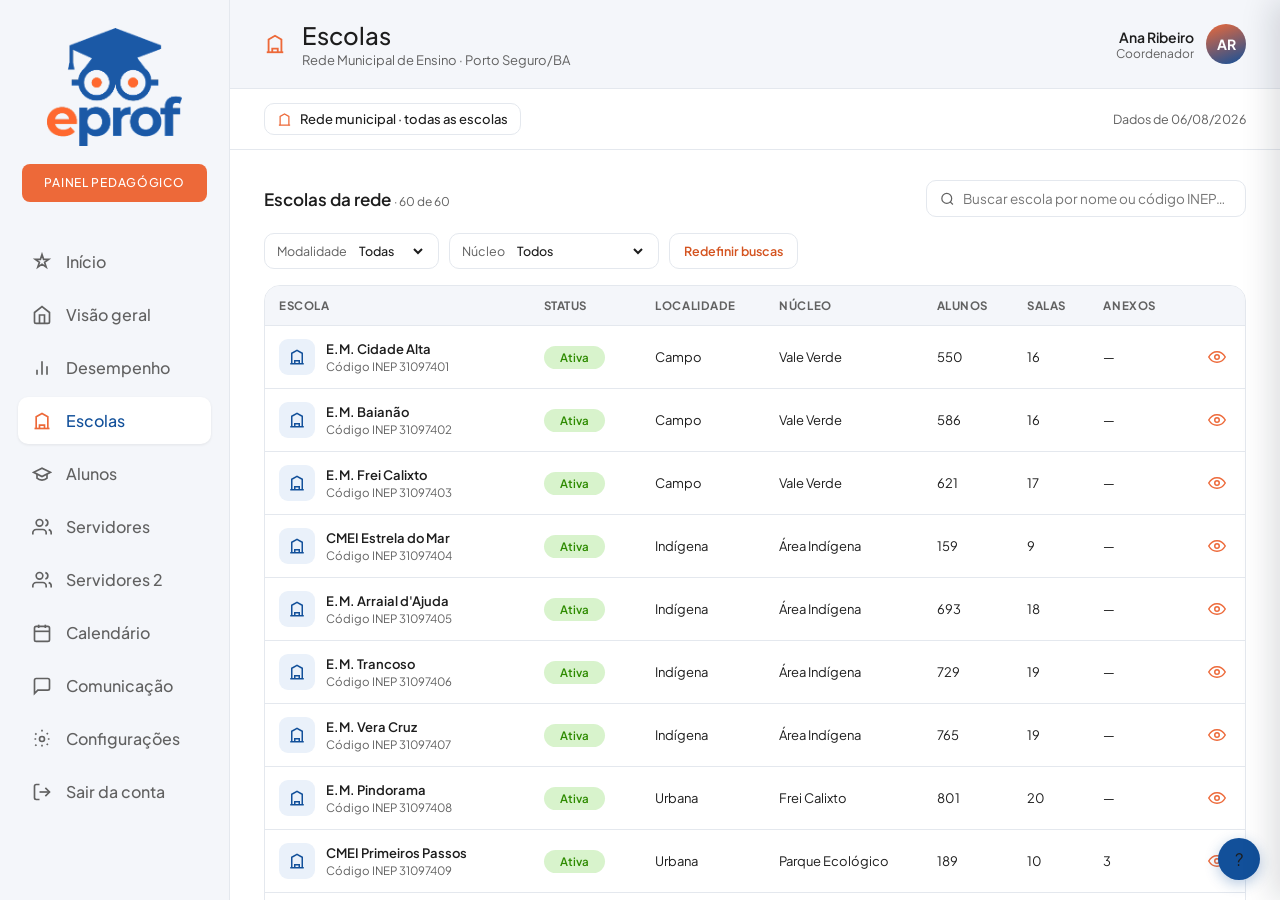
<file: turmas.html>
<!DOCTYPE html>
<html lang="pt-BR">
<head>
  <meta charset="UTF-8" />
  <meta name="viewport" content="width=device-width, initial-scale=1.0" />
  <title>Painel Pedagógico — Escolas</title>
  <style>
    * { box-sizing: border-box; margin: 0; padding: 0; }
    body { font-family: 'Segoe UI', Arial, sans-serif; background: #f5f6fa; display: flex; height: 100vh; overflow: hidden; font-size: 13px; color: #333; }
    .sidebar { display: flex; flex-direction: column; }
    .sidebar-logo { display: flex; align-items: center; gap: 8px; }
    .logo-img { width: 104px; height: auto; display: block; }
    .nav { flex: 1 1 auto; }
    .nav-item { display: flex; align-items: center; gap: 10px; cursor: pointer; transition: background .15s; text-decoration: none; }
    .nav-item svg { width: 16px; height: 16px; flex-shrink: 0; }
    .logout { display: flex; align-items: center; gap: 8px; cursor: pointer; }
    .logout svg { width: 16px; height: 16px; }
    .main { flex: 1; display: flex; flex-direction: column; overflow: hidden; }
    .topbar { display: flex; align-items: center; justify-content: space-between; }
    .topbar-left { display: flex; align-items: center; gap: 10px; }
    .topbar-right { display: flex; align-items: center; gap: 10px; }
    .avatar { width: 36px; height: 36px; border-radius: 50%; display: flex; align-items: center; justify-content: center; color: #fff; font-weight: 700; font-size: 12px; }
    .user-info { text-align: right; }
    .cal-header { display: flex; align-items: center; justify-content: space-between; gap: 16px; flex-wrap: wrap; }
    .ctx-pill { display: inline-flex; align-items: center; gap: 8px; background: var(--branco); border: 1px solid var(--borda); border-radius: 10px; padding: 7px 12px; font-family: var(--font-display); font-size: 13px; font-weight: 500; color: var(--texto); }
    .ctx-pill svg { width: 15px; height: 15px; color: var(--laranja); }
    .stamp { font-size: 12.5px; color: var(--texto-suave); }
    .view-wrap { flex: 1; overflow-y: auto; overflow-x: hidden; background: var(--branco); }
    .content { padding: 26px 34px; }
    .section-title { font-family: var(--font-display); font-weight: 600; font-size: 17px; color: var(--texto); }
    .section-hint { font-size: 12px; color: var(--texto-suave); font-weight: 400; }

    .esc-toolbar { display: flex; align-items: center; justify-content: space-between; gap: 12px; margin: 4px 0 16px; flex-wrap: wrap; }
    .search { display: inline-flex; align-items: center; gap: 8px; background: var(--branco); border: 1px solid var(--borda); border-radius: 10px; padding: 9px 13px; min-width: 320px; }
    .search:focus-within { border-color: var(--azul); box-shadow: 0 0 0 3px rgba(18,80,154,.10); }
    .search input { border: none; outline: none; font-family: var(--font-display); font-size: 13.5px; width: 100%; color: var(--texto); background: none; }
    .search svg { width: 16px; height: 16px; color: var(--texto-suave); }
    .filtros { display: flex; align-items: center; gap: 10px; margin-bottom: 16px; flex-wrap: wrap; }
    .fsel { display: inline-flex; align-items: center; gap: 8px; background: var(--branco); border: 1px solid var(--borda); border-radius: 10px; padding: 8px 12px; font-size: 12.5px; color: var(--texto-suave); font-family: var(--font-display); }
    .fsel select { border: none; background: none; font: inherit; color: var(--texto); font-weight: 500; cursor: pointer; outline: none; }
    .btn-redef { border: 1px solid var(--borda); background: var(--branco); border-radius: 10px; padding: 9px 14px; font-family: var(--font-display); font-size: 12.5px; font-weight: 600; color: var(--laranja-escuro); cursor: pointer; }
    .btn-redef:hover { border-color: var(--laranja); background: var(--laranja-bg); }

    .tbl-wrap { background: var(--branco); border: 1px solid var(--borda); border-radius: var(--raio); overflow: hidden; }
    .tbl { width: 100%; border-collapse: collapse; }
    .tbl th { text-align: left; padding: 12px 14px; font-family: var(--font-display); font-size: 11.5px; font-weight: 700; text-transform: uppercase; letter-spacing: .05em; color: var(--texto-suave); background: var(--bg); border-bottom: 1px solid var(--borda); white-space: nowrap; }
    .tbl td { padding: 13px 14px; border-bottom: 1px solid var(--borda); font-size: 13px; color: var(--texto); vertical-align: middle; }
    .tbl tbody tr:last-child td { border-bottom: none; }
    .tbl tbody tr { cursor: pointer; }
    .tbl tbody tr:hover td { background: var(--azul-claro); }
    .cell-name { display: flex; align-items: center; gap: 11px; }
    .cell-name b { font-weight: 600; }
    .muted { color: var(--texto-suave); }
    .t-verde { color: #2E8B00; } .t-azul { color: var(--azul); } .t-ambar { color: var(--ambar-escuro); } .t-vermelho { color: var(--vermelho); }
    .esc-ic { width: 36px; height: 36px; border-radius: 9px; background: var(--azul-claro); color: var(--azul); display: inline-flex; align-items: center; justify-content: center; flex-shrink: 0; }
    .esc-inep { font-size: 11.5px; color: var(--texto-suave); margin-top: 2px; }
    .st-ativa { background: var(--verde-bg); color: #2E8B00; border-radius: 20px; padding: 4px 16px; font-family: var(--font-display); font-weight: 600; font-size: 11.5px; display: inline-block; }
    .st-inativa { background: #EEF0F3; color: var(--texto-suave); border-radius: 20px; padding: 4px 16px; font-family: var(--font-display); font-weight: 600; font-size: 11.5px; display: inline-block; }
    .eye { border: none; background: none; cursor: pointer; color: var(--laranja); padding: 5px; border-radius: 6px; display: inline-flex; }
    .eye:hover { background: var(--laranja-bg); }

    /* PAINEL LATERAL DA ESCOLA */
    .overlay { position: fixed; inset: 0; background: rgba(15,23,32,.45); opacity: 0; pointer-events: none; transition: opacity .2s; z-index: 40; }
    .overlay.open { opacity: 1; pointer-events: auto; }
    .sp { position: fixed; top: 0; right: 0; height: 100vh; width: 580px; max-width: 96vw; background: var(--branco); border-left: 1px solid var(--borda); box-shadow: -8px 0 30px rgba(15,23,32,.14); transform: translateX(100%); transition: transform .24s ease; z-index: 41; display: flex; flex-direction: column; }
    .sp.open { transform: translateX(0); }
    .sp-topbar { display: flex; align-items: center; justify-content: space-between; padding: 16px 22px; border-bottom: 1px solid var(--borda); background: var(--bg); }
    .sp-title { display: flex; align-items: center; gap: 12px; font-family: var(--font-display); font-weight: 700; font-size: 17px; color: var(--texto); }
    .sp-title .tic { width: 34px; height: 34px; border-radius: 9px; background: var(--laranja-bg); color: var(--laranja); display: flex; align-items: center; justify-content: center; }
    .sp-title .tic svg { width: 18px; height: 18px; }
    .sp-close { border: 1px solid var(--borda); background: var(--branco); border-radius: 8px; cursor: pointer; color: var(--texto-suave); padding: 7px; display: flex; }
    .sp-close:hover { border-color: var(--azul); color: var(--azul); }
    .sp-close svg { width: 16px; height: 16px; }
    .sp-tabs { display: flex; gap: 4px; padding: 0 22px; border-bottom: 1px solid var(--borda); }
    .sp-tab { padding: 13px 14px; border: none; background: none; border-bottom: 3px solid transparent; margin-bottom: -1px; font-family: var(--font-display); font-size: 13.5px; font-weight: 500; color: var(--texto-suave); cursor: pointer; }
    .sp-tab:hover { color: var(--texto); }
    .sp-tab.active { color: var(--laranja); border-bottom-color: var(--laranja); font-weight: 700; }
    .sp-body { padding: 20px 22px; overflow-y: auto; flex: 1; }
    .tabpane[hidden] { display: none; }
    .esc-head { display: flex; align-items: center; gap: 14px; background: var(--azul-claro); border: 1px solid #C8DCF3; border-radius: var(--raio); padding: 16px 18px; margin-bottom: 18px; }
    .esc-head .eic { width: 50px; height: 50px; border-radius: 12px; background: var(--branco); color: var(--azul); display: flex; align-items: center; justify-content: center; border: 1px solid #C8DCF3; flex-shrink: 0; }
    .esc-head .eic svg { width: 24px; height: 24px; }
    .esc-name { font-family: var(--font-display); font-weight: 700; font-size: 17px; color: var(--texto); margin-bottom: 8px; }
    .esc-badges { display: flex; gap: 8px; flex-wrap: wrap; }
    .eb-loc { background: var(--laranja-bg); color: var(--laranja-escuro); border-radius: 20px; padding: 3px 11px; font-size: 11.5px; font-weight: 600; }
    .eb-ativa { background: var(--verde-bg); color: #2E8B00; border-radius: 20px; padding: 3px 11px; font-size: 11.5px; font-weight: 600; }
    .stat-grid { display: grid; grid-template-columns: repeat(3, 1fr); gap: 12px; margin-bottom: 20px; }
    .stat-card { background: var(--branco); border: 1px solid var(--borda); border-radius: var(--raio-sm); padding: 18px 12px; text-align: center; }
    .stat-num { font-family: var(--font-display); font-weight: 800; font-size: 28px; line-height: 1; }
    .stat-lbl { font-size: 12px; color: var(--texto-suave); margin-top: 8px; }
    .fcard { background: var(--bg); border: 1px solid var(--borda); border-radius: var(--raio-sm); padding: 12px 15px; margin-bottom: 10px; }
    .flabel { font-family: var(--font-display); font-size: 10.5px; font-weight: 700; text-transform: uppercase; letter-spacing: .05em; color: var(--texto-suave); margin-bottom: 4px; }
    .fval { font-size: 14px; color: var(--texto); font-weight: 500; }
    .fval.empty { color: #B9BEC6; }
    .diretor-card { display: flex; align-items: center; gap: 14px; background: var(--azul-claro); border: 1px solid #C8DCF3; border-radius: var(--raio); padding: 14px 16px; margin-top: 8px; }
    .diretor-card .dav { width: 46px; height: 46px; border-radius: 50%; background: var(--branco); color: var(--azul); display: flex; align-items: center; justify-content: center; border: 1px solid #C8DCF3; flex-shrink: 0; }
    .diretor-card .dav svg { width: 22px; height: 22px; }
    .diretor-card .dlbl { font-size: 11px; color: var(--texto-suave); }
    .diretor-card .dnome { font-family: var(--font-display); font-weight: 600; font-size: 14px; color: var(--texto); }
    .diretor-card .dmail { font-size: 12px; color: var(--texto-suave); }
    .ver-todos { display: inline-flex; align-items: center; gap: 6px; font-family: var(--font-display); font-size: 13px; font-weight: 600; color: var(--laranja); text-decoration: none; }
    .ver-todos:hover { color: var(--laranja-escuro); }
    .turma-card, .user-card { display: flex; align-items: center; gap: 12px; background: var(--bg); border: 1px solid var(--borda); border-radius: var(--raio-sm); padding: 12px 14px; margin-bottom: 8px; }
    .turma-ic, .user-av { width: 40px; height: 40px; border-radius: 10px; background: var(--azul-claro); color: var(--azul); display: flex; align-items: center; justify-content: center; flex-shrink: 0; }
    .turma-nome, .user-nome { font-family: var(--font-display); font-weight: 600; font-size: 14px; color: var(--texto); }
    .turma-turno, .user-cpf { font-size: 12px; color: var(--texto-suave); margin-top: 2px; }
    .turma-alunos { text-align: right; font-size: 11px; color: var(--texto-suave); white-space: nowrap; }
    .turma-alunos b { display: block; font-family: var(--font-display); font-weight: 800; font-size: 18px; color: var(--texto); }
    .tag-multi { display: inline-block; font-family: var(--font-display); font-size: 10px; font-weight: 700; color: #B5790F; background: #FCF1D8; border-radius: 20px; padding: 2px 9px; margin-left: 8px; vertical-align: 1px; letter-spacing: .02em; }
    /* ficha da escola embutida (mesma do Início), sobreposta a esta tela */
    .ficha-ov { position: fixed; inset: 0; z-index: 200; opacity: 0; pointer-events: none; transition: opacity .18s; background: rgba(15,23,32,.45); }
    .ficha-ov.open { opacity: 1; pointer-events: auto; }
    .ficha-ov iframe { width: 100%; height: 100%; border: 0; background: transparent; }
    .badge { border-radius: 20px; font-family: var(--font-display); font-weight: 600; font-size: 11.5px; padding: 4px 12px; white-space: nowrap; }
    .b-dir { background: #EFEAF7; color: #6B3FA0; }
    .b-coord { background: var(--verde-bg); color: #2E8B00; }
    .b-aux { background: #EEF0F3; color: var(--texto-suave); }
    .b-prof { background: var(--azul-claro); color: var(--azul); }
    .user-arrow { display: inline-flex; align-items: center; justify-content: center; width: 32px; height: 32px; border: 1px solid var(--borda); border-radius: 8px; color: var(--laranja); text-decoration: none; flex-shrink: 0; }
    .user-arrow:hover { border-color: var(--laranja); background: var(--laranja-bg); }

    /* PÁGINA (dashboard ao clicar no nome) */
    .pg-back { display: inline-flex; align-items: center; gap: 7px; background: var(--branco); border: 1px solid var(--borda); border-radius: 10px; padding: 8px 14px; font-family: var(--font-display); font-size: 13px; font-weight: 500; color: var(--texto-suave); cursor: pointer; margin-bottom: 16px; }
    .pg-back:hover { border-color: var(--azul); color: var(--azul); }
    .pg-back svg { width: 15px; height: 15px; }
    .pg-title { font-family: var(--font-display); font-weight: 700; font-size: 22px; color: var(--texto); }
    .pg-sub { font-size: 13px; color: var(--texto-suave); margin: 2px 0 18px; }
    .pg-note { display: flex; align-items: flex-start; gap: 10px; background: var(--azul-claro); border: 1px solid #C8DCF3; color: var(--azul); border-radius: var(--raio-sm); padding: 11px 14px; font-size: 12.5px; margin-bottom: 22px; }
    .pg-note svg { width: 16px; height: 16px; flex-shrink: 0; margin-top: 1px; }
    .pg-kpi-row { display: grid; grid-template-columns: repeat(3, 1fr); gap: 14px; margin-bottom: 22px; }
    @media (max-width: 1180px){ .pg-kpi-row { grid-template-columns: repeat(2, 1fr); } }
    .pg-kpi { background: var(--branco); border: 1px solid var(--borda); border-radius: var(--raio); padding: 16px 18px; display: flex; align-items: center; justify-content: space-between; gap: 14px; }
    .pg-kpi-l { display: flex; align-items: center; gap: 13px; }
    .pg-kpi-ic { width: 42px; height: 42px; border-radius: 11px; display: flex; align-items: center; justify-content: center; flex-shrink: 0; }
    .pg-kpi-lbl { font-family: var(--font-display); font-size: 13px; font-weight: 500; color: var(--texto-suave); }
    .pg-kpi-sub { font-size: 10.5px; color: #9AA1AB; margin-top: 2px; }
    .pg-kpi-sub.up { color: #2E8B00; } .pg-kpi-sub.down { color: var(--vermelho); }
    .pg-kpi-val { font-family: var(--font-display); font-weight: 800; font-size: 30px; color: var(--laranja); line-height: 1; white-space: nowrap; }
    .ic-azul { background: var(--azul-claro); color: var(--azul); } .ic-roxo { background: #EFEAF7; color: #6B3FA0; } .ic-verde { background: var(--verde-bg); color: #2E8B00; } .ic-laranja { background: var(--laranja-bg); color: var(--laranja-escuro); } .ic-ambar { background: #FDF3D9; color: var(--ambar-escuro); } .ic-vermelho { background: #FDE9E9; color: var(--vermelho); }
    .pg-panel { background: var(--bg); border: 1px solid var(--borda); border-radius: var(--raio); padding: 20px; }
    .pg-cargo-grid { display: grid; grid-template-columns: repeat(4, 1fr); gap: 12px; }
    @media (max-width: 900px){ .pg-cargo-grid { grid-template-columns: repeat(2, 1fr); } }
    .pg-cargo { background: var(--branco); border: 1px solid var(--borda); border-radius: var(--raio-sm); padding: 16px; text-decoration: none; color: inherit; display: block; transition: border-color .15s, box-shadow .15s; }
    .pg-cargo:hover { border-color: var(--laranja); box-shadow: 0 4px 14px rgba(237,105,57,.14); }
    .pg-cargo-num { font-family: var(--font-display); font-weight: 800; font-size: 26px; color: var(--azul); line-height: 1; }
    .pg-cargo-lbl { font-size: 12px; color: var(--texto-suave); margin-top: 6px; }
    .vg-split { display: grid; grid-template-columns: 1fr 1fr; gap: 28px; margin-top: 20px; }
    @media (max-width: 820px){ .vg-split { grid-template-columns: 1fr; gap: 22px; } }
    .vg-big { font-family: var(--font-display); font-weight: 800; font-size: 48px; color: #2E8B00; line-height: 1; }
    .vg-sub2 { font-size: 12.5px; color: var(--texto-suave); margin: 6px 0 22px; }
    .vg-turno-title { font-family: var(--font-display); font-weight: 600; font-size: 13px; color: var(--texto); margin-bottom: 12px; }
    .vg-turno { display: flex; flex-direction: column; gap: 11px; }
    .vg-tr { display: grid; grid-template-columns: 74px 1fr 28px; align-items: center; gap: 10px; font-size: 12.5px; color: var(--texto-suave); }
    .vg-tr-bar { height: 7px; border-radius: 4px; background: #ECEFF4; overflow: hidden; }
    .vg-tr-bar span { display: block; height: 100%; border-radius: 4px; background: linear-gradient(90deg, #3DC200, #2E8B00); }
    .vg-tr b { font-family: var(--font-display); color: var(--texto); text-align: right; }
    .apt-list { display: flex; flex-direction: column; gap: 9px; max-height: 240px; overflow-y: auto; }
    .apt-row { display: grid; grid-template-columns: 1fr 90px 30px; align-items: center; gap: 10px; font-size: 12px; }
    .apt-nome { color: var(--texto); white-space: nowrap; overflow: hidden; text-overflow: ellipsis; }
    .apt-bar { height: 7px; border-radius: 4px; background: #ECEFF4; overflow: hidden; }
    .apt-fill { display: block; height: 100%; border-radius: 4px; background: linear-gradient(90deg, var(--azul), var(--azul-escuro)); }
    .apt-num { font-family: var(--font-display); font-weight: 700; font-size: 12.5px; color: var(--texto); text-align: right; }
    .pg-ficha { display: grid; grid-template-columns: repeat(2, 1fr); gap: 16px 20px; }
    .pg-fl { display: block; font-family: var(--font-display); font-size: 11.5px; color: var(--texto-suave); margin-bottom: 3px; }
    .pg-fv { font-family: var(--font-display); font-size: 14px; font-weight: 500; color: var(--texto); }
    .pg-aulas-btn { display: flex; align-items: center; justify-content: center; gap: 8px; width: 100%; margin-top: 20px; background: var(--laranja); color: #fff; border: none; border-radius: var(--raio-sm); padding: 14px; font-family: var(--font-display); font-weight: 600; font-size: 14px; cursor: pointer; }
    .pg-aulas-btn:hover { background: var(--laranja-escuro); }
    .pg-aulas-btn svg { width: 18px; height: 18px; }
    .aulas-grid { display: grid; grid-template-columns: repeat(3, 1fr); gap: 16px; }
    @media (max-width: 1000px){ .aulas-grid { grid-template-columns: 1fr; } }
    .aulas-col { background: var(--bg); border: 1px solid var(--borda); border-radius: var(--raio); padding: 16px; }
    .aulas-head { display: flex; align-items: center; gap: 8px; font-family: var(--font-display); font-weight: 600; font-size: 15px; color: var(--texto); margin-bottom: 14px; }
    .aulas-head svg { color: var(--laranja); }
    .aulas-empty { text-align: center; color: var(--texto-suave); padding: 40px 10px; }
    .aulas-empty svg { color: #C7CDD4; margin-bottom: 12px; }
    .aula-card { border: 1px solid var(--borda); border-radius: var(--raio-sm); padding: 14px; margin-bottom: 10px; }
    .aula-card.t-verde { background: #F1FAF3; } .aula-card.t-roxo { background: #F7EEF6; } .aula-card.t-laranja { background: #FDF3EC; } .aula-card.t-azul { background: #EEF4FB; }
    .aula-prof { display: flex; align-items: center; gap: 8px; font-family: var(--font-display); font-weight: 600; font-size: 13.5px; color: var(--texto); margin-bottom: 10px; }
    .aula-av { width: 26px; height: 26px; border-radius: 50%; background: var(--laranja); color: #fff; display: inline-flex; align-items: center; justify-content: center; flex-shrink: 0; }
    .aula-av svg { width: 14px; height: 14px; }
    .aula-grid { display: grid; grid-template-columns: 1fr 1fr; gap: 6px 10px; font-size: 11.5px; color: var(--texto-suave); }
    .aula-i { display: flex; align-items: center; gap: 5px; }
    .aula-i svg { flex-shrink: 0; }
    .aula-ch { margin-top: 10px; font-size: 11.5px; font-weight: 600; }
    .ch-indisponivel { color: var(--texto-suave); }
    .ch-pendente { color: var(--laranja-escuro); }
    .ch-validada { color: #2E8B00; }

    .help-btn { position: fixed; bottom: 20px; right: 20px; width: 36px; height: 36px; border-radius: 50%; display: flex; align-items: center; justify-content: center; cursor: pointer; }
    ::-webkit-scrollbar { width: 8px; height: 8px; }
  </style>
  <link rel="stylesheet" href="theme.css" />
</head>
<body>

<aside class="sidebar">
  <div class="sidebar-logo">
    <img src="logo.png" alt="Rede Municipal" class="logo-img" />
    <span class="portal-tag">Painel Pedagógico</span>
  </div>
  <nav class="nav">
    <a href="inicio2.html" class="nav-item"><svg viewBox="0 0 24 24" fill="none" stroke="currentColor" stroke-width="2"><path d="M12 3l1.9 5.8H20l-4.9 3.6 1.9 5.8L12 14.6 7 18.2l1.9-5.8L4 8.8h6.1z"/></svg> Início</a>
    <a href="index.html" class="nav-item"><svg viewBox="0 0 24 24" fill="none" stroke="currentColor" stroke-width="2"><path d="M3 9l9-7 9 7v11a2 2 0 01-2 2H5a2 2 0 01-2-2z"/><polyline points="9 22 9 12 15 12 15 22"/></svg> Visão geral</a>
    <a href="indices.html" class="nav-item"><svg viewBox="0 0 24 24" fill="none" stroke="currentColor" stroke-width="2"><line x1="18" y1="20" x2="18" y2="10"/><line x1="12" y1="20" x2="12" y2="4"/><line x1="6" y1="20" x2="6" y2="14"/></svg> Desempenho</a>
    <a href="turmas.html" class="nav-item active"><svg viewBox="0 0 24 24" fill="none" stroke="currentColor" stroke-width="2"><path d="M3 21h18"/><path d="M5 21V7l7-4 7 4v14"/><path d="M9 21v-4h6v4"/><path d="M9 10h.01M15 10h.01"/></svg> Escolas</a>
    <a href="alunos.html" class="nav-item"><svg viewBox="0 0 24 24" fill="none" stroke="currentColor" stroke-width="2"><path d="M22 10L12 5 2 10l10 5 10-5z"/><path d="M6 12v5c3 3 9 3 12 0v-5"/></svg> Alunos</a>
    <a href="horario.html" class="nav-item"><svg viewBox="0 0 24 24" fill="none" stroke="currentColor" stroke-width="2"><path d="M17 21v-2a4 4 0 00-4-4H5a4 4 0 00-4 4v2"/><circle cx="9" cy="7" r="4"/><path d="M23 21v-2a4 4 0 00-3-3.87"/><path d="M16 3.13a4 4 0 010 7.75"/></svg> Servidores</a>
    <a href="servidores2.html" class="nav-item"><svg viewBox="0 0 24 24" fill="none" stroke="currentColor" stroke-width="2"><path d="M17 21v-2a4 4 0 00-4-4H5a4 4 0 00-4 4v2"/><circle cx="9" cy="7" r="4"/><path d="M23 21v-2a4 4 0 00-3-3.87"/><path d="M16 3.13a4 4 0 010 7.75"/></svg> Servidores 2</a>
    <a href="calendario.html" class="nav-item"><svg viewBox="0 0 24 24" fill="none" stroke="currentColor" stroke-width="2"><rect x="3" y="4" width="18" height="18" rx="2"/><line x1="16" y1="2" x2="16" y2="6"/><line x1="8" y1="2" x2="8" y2="6"/><line x1="3" y1="10" x2="21" y2="10"/></svg> Calendário</a>
    <a href="comunicacao.html" class="nav-item"><svg viewBox="0 0 24 24" fill="none" stroke="currentColor" stroke-width="2"><path d="M21 15a2 2 0 01-2 2H7l-4 4V5a2 2 0 012-2h14a2 2 0 012 2z"/></svg> Comunicação</a>
    <div class="nav-item"><svg viewBox="0 0 24 24" fill="none" stroke="currentColor" stroke-width="2"><circle cx="12" cy="12" r="3"/><path d="M19.07 4.93l-1.41 1.41M5.34 5.34L3.93 6.75M21 12h-2M5 12H3M19.07 19.07l-1.41-1.41M5.34 18.66l-1.41 1.41M12 19v2M12 3V1"/></svg> Configurações</div>
  </nav>
  <div class="sidebar-bottom">
    <div class="logout"><svg viewBox="0 0 24 24" fill="none" stroke="currentColor" stroke-width="2"><path d="M9 21H5a2 2 0 01-2-2V5a2 2 0 012-2h4"/><polyline points="16 17 21 12 16 7"/><line x1="21" y1="12" x2="9" y2="12"/></svg> Sair da conta</div>
  </div>
</aside>

<div class="main">
  <div class="topbar">
    <div class="topbar-left">
      <svg class="page-icon" width="22" height="22" viewBox="0 0 24 24" fill="none" stroke="#f26522" stroke-width="2"><path d="M3 21h18"/><path d="M5 21V7l7-4 7 4v14"/><path d="M9 21v-4h6v4"/></svg>
      <div><div class="topbar-title">Escolas</div><div class="topbar-sub">Rede Municipal de Ensino · Porto Seguro/BA</div></div>
    </div>
    <div class="topbar-right">
      <div class="user-info"><div class="user-name">Ana Ribeiro</div><div class="user-role">Secretaria de Educação</div></div>
      <div class="avatar">AR</div>
    </div>
  </div>

  <div class="cal-header">
    <span class="ctx-pill"><svg viewBox="0 0 24 24" fill="none" stroke="currentColor" stroke-width="2"><path d="M3 21h18"/><path d="M5 21V7l7-4 7 4v14"/></svg> <span class="js-escopo">Rede municipal · todas as escolas</span></span>
    <span class="stamp">Dados de 06/08/2026</span>
  </div>

  <div class="view-wrap">
    <div class="content" id="view"></div>
  </div>
</div>

<div class="overlay" id="overlay" onclick="fecharEscola()"></div>
<aside class="sp" id="escPanel" role="dialog" aria-modal="true" aria-labelledby="escName" tabindex="-1"></aside>
<div class="help-btn">?</div>

<script src="perfil.js"></script>
<script>
const fmt = n => (n==null ? '—' : n.toLocaleString('pt-BR'));
const iniciais = n => n.replace(/^E\.M\.|^CMEI/,'').trim().split(/\s+/).slice(0,2).map(p=>p[0]).join('').toUpperCase();
const banda = f => f>=94 ? 'verde' : f>=88 ? 'azul' : f>=84 ? 'ambar' : 'vermelho';
const svgP = (p,c=18) => `<svg viewBox="0 0 24 24" width="${c}" height="${c}" fill="none" stroke="currentColor" stroke-width="2">${p}</svg>`;
const slug = n => n.toLowerCase().normalize('NFD').replace(/[̀-ͯ]/g,'').replace(/[^a-z]/g,'');
const pad2 = n => String(n).padStart(2,'0');

const NOMES = [
'E.M. Cidade Alta','E.M. Baianão','E.M. Frei Calixto','CMEI Estrela do Mar',"E.M. Arraial d'Ajuda",'E.M. Trancoso','E.M. Vera Cruz','E.M. Pindorama','CMEI Primeiros Passos','E.M. Coroa Vermelha',
'E.M. Caraíva','E.M. Vale do Jequitibá','E.M. Mundaí','E.M. Taperapuã','E.M. Cambolo','CMEI Girassol','E.M. Juçara','E.M. Mirante','E.M. Itaquena','E.M. Guaiú',
'E.M. Nova Brasília','E.M. Parque Ecológico','CMEI Pequeno Príncipe','E.M. Fontana','E.M. Alto do Mercado','E.M. Gruta Azul','E.M. Ponta Grande','E.M. Rio da Prata','E.M. Vale Verde','CMEI Semente do Saber',
'E.M. Monte Pascoal','E.M. Pataxó','E.M. Aldeia Jaqueira','E.M. Barra Velha','E.M. Corumbau','E.M. Km 40','E.M. Santo André','E.M. Santa Cruz','E.M. Outeiro','E.M. Recife de Fora',
'CMEI Arco-Íris','E.M. Vila de Trancoso','E.M. Nova Aliança','E.M. José de Anchieta','E.M. Pero Vaz','E.M. Tancredo Neves','E.M. Paulo Freire','E.M. Anísio Teixeira','CMEI Mundo Encantado','E.M. Castro Alves',
'E.M. Rui Barbosa','E.M. Cecília Meireles','E.M. Monteiro Lobato','E.M. Darcy Ribeiro','E.M. Zumbi dos Palmares','E.M. Chico Mendes','CMEI Vovó Maria','E.M. Nova Alegria','E.M. Boa Esperança','E.M. Campo Verde'
];
const GESTORES = ['Marta Nogueira','Cláudio Souza','Rita Fontes','Josefa Lima','Paulo Menezes','Elaine Castro','Hélio Barros','Sônia Prado','Aline Duarte','Roberto Alves','Dora Vasconcelos','Ivo Santana','Lúcia Farias','Gilberto Nunes','Célia Andrade','Marcos Teles'];
const LOCS = ['Urbana','Urbana','Urbana','Urbana','Campo','Campo','Indígena'];
const BAIRROS = ['Centro','Cidade Alta','Baianão','Cambolo','Trancoso',"Arraial d'Ajuda",'Coroa Vermelha','Vale Verde','Mundaí','Taperapuã','Juçara','Zona Rural','Nova Esperança','Pindorama','Mirante'];
// Núcleos por modalidade (base: planilha da rede). O núcleo é a localidade dentro da área.
const NUCLEOS_MOD = {
  'Urbana': ['Centro','Arraial d’Ajuda','Frei Calixto','Parque Ecológico','Paraguai','Vila Parracho','Vila Jardim','Vila Vitória','Mirante','Cambolo / Fontana'],
  'Campo': ['Vale Verde','Vera Cruz','Pindorama','Trancoso','Caraíva','BR-367','Itaporanga','Meio Rural'],
  'Indígena': ['Área Indígena'],
};
const ETAPAS_OPTS = ['Anos iniciais','Anos iniciais, Anos finais','Anos iniciais, Anos finais, EJA'];

const ESCOLAS = NOMES.map((nome, i)=>{
  const r = k => ((i*9301 + k*49297) % 233280) / 233280;
  const cmei = nome.startsWith('CMEI');
  const alunos = cmei ? 110 + Math.floor(r(1)*150) : 360 + Math.floor(r(1)*900);
  const freq = Math.round((84 + r(2)*14.4)*10)/10;
  const turmas = cmei ? 8 + Math.floor(r(3)*8) : 16 + Math.floor(r(3)*26);
  const servidores = cmei ? 20 + Math.floor(r(4)*18) : 30 + Math.floor(r(4)*40);
  const ocupacao = 84 + Math.floor(r(5)*26);
  const ocorrencias = Math.floor(r(6)*12);
  const vagas = Math.max(alunos, Math.round(alunos/(ocupacao/100)));
  const salas = cmei ? 6 + Math.floor(r(7)*6) : 9 + Math.floor(r(7)*15);
  const anexos = r(8) < 0.25 ? 1 + Math.floor(r(17)*3) : 0;
  const rotas = Math.floor(r(8)*8);
  const direcao = 1, coord = cmei ? 1+Math.floor(r(9)*2) : 2+Math.floor(r(9)*2), sec = 1+Math.floor(r(10)*2);
  const apoio = cmei ? 7+Math.floor(r(11)*6) : 4+Math.floor(r(11)*6);
  const prof = Math.max(5, servidores - direcao - coord - sec - apoio);
  const localidade = LOCS[Math.floor(r(13)*LOCS.length)];
  // Turmas multisseriadas: comuns em escolas do campo/indígenas (grades combinadas numa turma)
  const multisseriada = !cmei && localidade !== 'Urbana' && r(21) > 0.3;
  return {
    inep: String(31097401 + i), nome,
    bairro: BAIRROS[Math.floor(r(12)*BAIRROS.length)],
    localidade,
    multisseriada,
    nucleo: (NUCLEOS_MOD[localidade] || NUCLEOS_MOD.Urbana)[Math.floor(r(19) * (NUCLEOS_MOD[localidade] || NUCLEOS_MOD.Urbana).length)],
    ativa: r(20) > 0.12,
    freq, matriculas: alunos, turmas, servidores, ocupacao, ocorrencias,
    alerta: freq < 88 || ocorrencias >= 8,
    etapas: cmei ? 'Creche, Pré-escola' : ETAPAS_OPTS[Math.floor(r(14)*ETAPAS_OPTS.length)],
    turnos: cmei ? 'Integral' : (r(15)>0.5 ? 'Manhã, Tarde' : 'Manhã, Tarde, Noite'),
    salas, anexos, vagas,
    cozinha: r(16)>0.2 ? 'Própria' : 'Terceirizada',
    rotas,
    gestor: GESTORES[Math.floor(r(17)*GESTORES.length)],
    gestorDesde: 2015 + Math.floor(r(18)*11),
    equipe: { direcao, coord, prof, sec, apoio },
  };
});
const ESCOLA_NOME = {}; ESCOLAS.forEach(e=> ESCOLA_NOME[e.inep] = e.nome);
const REDE_FREQ_MEDIA = 91.2, REDE_OCUP_MEDIA = 96;

/* mesmo gerador de equipe da tela Servidores (nome + matrícula batem para o deep-link) */
const FIRST = ['Ana','Bruno','Carla','Diego','Elaine','Fábio','Gisele','Hugo','Iara','João','Karla','Luís','Marta','Nara','Otávio','Paula','Rafael','Sônia','Tiago','Vera','Wesley','Yara','Cléber','Zélia','Marcos','Priscila','Anderson','Luciana','Fernanda','Roberto'];
const LAST = ['Silva','Souza','Oliveira','Santos','Rocha','Fontes','Melo','Prado','Carvalho','Barros','Nunes','Alves','Farias','Menezes','Ribeiro','Gomes','Antunes','Castro','Duarte','Teles','Aquino','Vasconcelos','Andrade','Pinto'];
function gerarEquipe(inep){
  const nomeEsc = ESCOLA_NOME[inep] || ''; const cmei = nomeEsc.startsWith('CMEI');
  const base = parseInt(inep.slice(-3)); const rr = k => ((base*9301 + k*49297) % 233280) / 233280;
  const team = []; let idx = 0;
  const add = (grupo, cargo) => { const nome = FIRST[Math.floor(rr(100+idx*3)*FIRST.length)]+' '+LAST[Math.floor(rr(101+idx*3)*LAST.length)]; team.push({ m: inep.slice(2)+pad2(idx), nome, cargo, grupo }); idx++; };
  add('Direção','Diretor(a)');
  const nc = cmei ? 1 : 2 + Math.floor(rr(1)*2); for(let i=0;i<nc;i++) add('Coordenação','Coordenador(a) pedagógico(a)');
  const np = cmei ? 8 + Math.floor(rr(2)*8) : 16 + Math.floor(rr(2)*22); for(let i=0;i<np;i++) add('Professores','Professor(a)');
  add('Secretaria','Secretário(a) escolar'); if(!cmei || rr(3)>0.4) add('Secretaria','Auxiliar de secretaria');
  return team;
}
function turmasDe(e){
  const turnos = e.turnos.split(', ');
  if(e.multisseriada){
    const combos = e.etapas.includes('Anos finais')
      ? ['1º/2º ano','3º/4º/5º ano','6º/7º ano','8º/9º ano']
      : ['1º/2º ano','3º/4º ano','4º/5º ano','1º ao 5º ano'];
    const out=[]; const n = Math.min(e.turmas, 8);
    for(let i=0;i<n;i++){ out.push({ nome: combos[i%combos.length], turno: turnos[i%turnos.length], alunos: 12 + ((i*5+e.salas)%12), multi:true }); }
    return out;
  }
  const cr = e.etapas.includes('Creche');
  const pool = cr ? ['CN I','CN II','Pré I','Pré II']
    : (e.etapas.includes('Anos finais') ? ['1º ano','2º ano','3º ano','4º ano','5º ano','6º ano','7º ano','8º ano','9º ano']
    : ['1º ano','2º ano','3º ano','4º ano','5º ano']);
  const out=[]; const n = Math.min(e.turmas, 12);
  for(let i=0;i<n;i++){ const letra = String.fromCharCode(65 + Math.floor(i/pool.length)); out.push({ nome: pool[i%pool.length]+' '+letra, turno: turnos[i%turnos.length], alunos: 20 + ((i*7+e.salas)%16) }); }
  return out;
}

/* ---------- LISTA ---------- */
function verLista(){
  document.getElementById('view').innerHTML = `
    <div class="esc-toolbar">
      <div class="section-title">Escolas da rede <span class="section-hint" id="escCount"></span></div>
      <label class="search"><svg viewBox="0 0 24 24" fill="none" stroke="currentColor" stroke-width="2"><circle cx="11" cy="11" r="8"/><line x1="21" y1="21" x2="16.65" y2="16.65"/></svg>
        <input type="text" id="buscaEsc" placeholder="Buscar escola por nome ou código INEP…" oninput="filtrarEscolas()" aria-label="Buscar escola" /></label>
    </div>
    <div class="filtros">
      <label class="fsel">Modalidade <select id="fMod" onchange="onModChange()"><option value="">Todas</option><option>Urbana</option><option>Campo</option><option>Indígena</option></select></label>
      <label class="fsel">Núcleo <select id="fNucleo" onchange="filtrarEscolas()"><option value="">Todos</option></select></label>
      <button class="btn-redef" onclick="redefinir()">Redefinir buscas</button>
    </div>
    <div class="tbl-wrap"><table class="tbl">
      <thead><tr><th>Escola</th><th>Status</th><th>Localidade</th><th>Núcleo</th><th>Alunos</th><th>Salas</th><th>Anexos</th><th></th></tr></thead>
      <tbody id="escBody"></tbody>
    </table></div>`;
  popularNucleos();
  filtrarEscolas();
  history.replaceState(null,'','turmas.html');
}
function popularNucleos(){
  const mod = (document.getElementById('fMod')||{}).value || '';
  const sel = document.getElementById('fNucleo'); if(!sel) return;
  const prev = sel.value;
  const list = mod ? (NUCLEOS_MOD[mod] || []) : [].concat(...Object.values(NUCLEOS_MOD));
  sel.innerHTML = '<option value="">Todos</option>' + list.map(n=>`<option>${n}</option>`).join('');
  sel.value = [...sel.options].some(o=>o.value===prev) ? prev : '';
}
function onModChange(){ popularNucleos(); filtrarEscolas(); }
function linhaEscola(e){
  return `<tr onclick="verFichaEscola('${e.inep}')">
    <td><div class="cell-name"><span class="esc-ic">${svgP('<path d="M3 21h18"/><path d="M5 21V7l7-4 7 4v14"/><path d="M9 21v-4h6v4"/><path d="M9 10h.01M15 10h.01"/>',18)}</span><div><b>${e.nome}</b><div class="esc-inep">Código INEP ${e.inep}</div></div></div></td>
    <td>${e.ativa ? '<span class="st-ativa">Ativa</span>' : '<span class="st-inativa">Inativa</span>'}</td>
    <td>${e.localidade}</td>
    <td>${e.nucleo}</td>
    <td>${fmt(e.matriculas)}</td>
    <td>${e.salas}</td>
    <td>${e.anexos || '—'}</td>
    <td style="text-align:right"><button class="eye" onclick="event.stopPropagation();verFichaEscola('${e.inep}')" aria-label="Visualizar escola">${svgP('<path d="M1 12s4-7 11-7 11 7 11 7-4 7-11 7-11-7-11-7z"/><circle cx="12" cy="12" r="3"/>',18)}</button></td>
  </tr>`;
}
function filtrarEscolas(){
  const q = (document.getElementById('buscaEsc').value||'').toLowerCase().trim();
  const mod = (document.getElementById('fMod')||{}).value || '';
  const nuc = (document.getElementById('fNucleo')||{}).value || '';
  const base = ESCOLAS.filter(e=> PERFIL.emEscopo(e));
  const lista = base.filter(e=>{
    if(q && !(e.nome.toLowerCase().includes(q) || e.localidade.toLowerCase().includes(q) || e.nucleo.toLowerCase().includes(q) || e.inep.includes(q))) return false;
    if(mod && e.localidade !== mod) return false;
    if(nuc && e.nucleo !== nuc) return false;
    return true;
  });
  document.getElementById('escBody').innerHTML = lista.map(linhaEscola).join('') || `<tr><td colspan="8" class="muted" style="text-align:center;padding:26px;">Nenhuma escola encontrada.</td></tr>`;
  const c = document.getElementById('escCount'); if(c) c.textContent = `· ${lista.length} de ${base.length}`;
}
function redefinir(){ document.getElementById('buscaEsc').value=''; document.getElementById('fMod').value=''; popularNucleos(); filtrarEscolas(); }

/* ---------- FICHA DA ESCOLA (mesma do Início, embutida sobre esta tela) ---------- */
function verFichaEscola(inep){
  let ov = document.getElementById('fichaOverlay');
  if(!ov){
    ov = document.createElement('div'); ov.id='fichaOverlay'; ov.className='ficha-ov';
    ov.innerHTML = '<iframe id="fichaFrame" title="Ficha da escola" allowtransparency="true"></iframe>';
    document.body.appendChild(ov);
  }
  ov.querySelector('iframe').src = 'inicio2.html?escola='+inep+'&bare=1';
  requestAnimationFrame(()=> ov.classList.add('open'));
}
function fecharFichaEscola(){
  const ov = document.getElementById('fichaOverlay'); if(!ov) return;
  ov.classList.remove('open');
  setTimeout(()=>{ const f=ov.querySelector('iframe'); if(f) f.src='about:blank'; }, 200);
}
window.addEventListener('message', e=>{ if(e.data==='eprof:fechar-ficha') fecharFichaEscola(); });

/* ---------- PAINEL LATERAL (olho) ---------- */
let lastFocus=null;
function abrirEscola(inep){
  const e = ESCOLAS.find(x=>x.inep===inep); if(!e) return;
  lastFocus = document.activeElement;
  const usuarios = e.equipe.direcao + e.equipe.coord + e.equipe.sec + e.equipe.prof;
  const resp = Math.round(e.matriculas*0.72);
  const emailEsc = slug(e.nome)+'@eprof.app';
  const dirMail = slug(e.gestor).slice(0,14)+'@hotmail.com';
  const stats = [
    ['Alunos', e.matriculas, '#ED6939'], ['Professores', e.equipe.prof, '#12509A'], ['Usuários', usuarios, '#D6409F'],
    ['Responsáveis', resp, '#3DC200'], ['Turmas', e.turmas, '#6B3FA0'], ['Vagas', e.vagas, '#F0B429'],
  ];
  const fields = [ ['Código INEP', e.inep, false], ['Localidade', e.localidade, false], ['Núcleo', e.nucleo, false], ['Contato', '—', true], ['E-mail', emailEsc, false] ];
  const resumo = `
    <div class="esc-head"><div class="eic">${svgP('<path d="M3 21h18"/><path d="M5 21V7l7-4 7 4v14"/><path d="M9 21v-4h6v4"/><path d="M9 10h.01M15 10h.01"/>',24)}</div>
      <div><div class="esc-name" id="escName">${e.nome}</div><div class="esc-badges"><span class="eb-loc">${e.bairro}</span>${e.ativa?'<span class="eb-ativa">Ativa</span>':'<span class="st-inativa">Inativa</span>'}</div></div></div>
    <div class="stat-grid">${stats.map(([l,v,c])=>`<div class="stat-card"><div class="stat-num" style="color:${c}">${fmt(v)}</div><div class="stat-lbl">${l}</div></div>`).join('')}</div>
    ${fields.map(([k,v,em])=>`<div class="fcard"><div class="flabel">${k}</div><div class="fval${em?' empty':''}">${v}</div></div>`).join('')}
    <div class="diretor-card"><div class="dav">${svgP('<path d="M20 21v-2a4 4 0 00-4-4H8a4 4 0 00-4 4v2"/><circle cx="12" cy="7" r="4"/>',22)}</div>
      <div><div class="dlbl">Diretor(a)</div><div class="dnome">${e.gestor}</div><div class="dmail">${dirMail}</div></div></div>`;

  const turmas = turmasDe(e);
  const turmasPane = turmas.map(t=>`
    <div class="turma-card"><span class="turma-ic">${svgP('<path d="M22 10L12 5 2 10l10 5 10-5z"/><path d="M6 12v5c3 3 9 3 12 0v-5"/>',20)}</span>
      <div style="flex:1"><div class="turma-nome">${t.nome}</div><div class="turma-turno">${t.turno}</div></div>
      <div class="turma-alunos"><b>${t.alunos}</b>aluno(s)</div></div>`).join('')
    + (e.turmas>turmas.length?`<div class="section-hint" style="margin-top:8px;">Mostrando ${turmas.length} de ${e.turmas} turmas.</div>`:'');

  const equipe = gerarEquipe(e.inep);
  const BADGE = { 'Direção':'b-dir', 'Coordenação':'b-coord', 'Professores':'b-prof', 'Secretaria':'b-aux' };
  const usuariosPane = equipe.map(u=>`
    <div class="user-card"><span class="user-av">${svgP('<path d="M20 21v-2a4 4 0 00-4-4H8a4 4 0 00-4 4v2"/><circle cx="12" cy="7" r="4"/>',20)}</span>
      <div style="flex:1"><div class="user-nome">${u.nome}</div><div class="user-cpf">000.000.000-00</div></div>
      <span class="badge ${BADGE[u.grupo]||'b-aux'}">${u.grupo==='Professores'?'Professor(a)':u.cargo}</span>
      ${u.grupo==='Professores' ? `<a class="user-arrow" href="horario.html?escola=${e.inep}#${u.m}" title="Ver detalhes do professor">${svgP('<line x1="7" y1="17" x2="17" y2="7"/><polyline points="7 7 17 7 17 17"/>',16)}</a>` : ''}
    </div>`).join('') + `<a class="ver-todos" style="margin-top:10px" href="horario.html?escola=${e.inep}">Ver todos os servidores ${svgP('<line x1="5" y1="12" x2="19" y2="12"/><polyline points="12 5 19 12 12 19"/>',15)}</a>`;

  document.getElementById('escPanel').innerHTML = `
    <div class="sp-topbar"><div class="sp-title"><span class="tic">${svgP('<path d="M1 12s4-7 11-7 11 7 11 7-4 7-11 7-11-7-11-7z"/><circle cx="12" cy="12" r="3"/>',18)}</span> Visualizar escola</div>
      <button class="sp-close" onclick="fecharEscola()" aria-label="Fechar">${svgP('<line x1="18" y1="6" x2="6" y2="18"/><line x1="6" y1="6" x2="18" y2="18"/>',16)}</button></div>
    <div class="sp-tabs">
      <button class="sp-tab active" onclick="escTab(this,'resumo')">Resumo</button>
      <button class="sp-tab" onclick="escTab(this,'turmas')">Turmas</button>
      <button class="sp-tab" onclick="escTab(this,'usuarios')">Usuários</button>
    </div>
    <div class="sp-body">
      <div class="tabpane" data-pane="resumo">${resumo}</div>
      <div class="tabpane" data-pane="turmas" hidden>${turmasPane}</div>
      <div class="tabpane" data-pane="usuarios" hidden>${usuariosPane}</div>
    </div>`;
  document.getElementById('overlay').classList.add('open');
  document.getElementById('escPanel').classList.add('open');
  history.replaceState(null,'','turmas.html#'+inep);
  document.getElementById('escPanel').focus();
  document.addEventListener('keydown', escHandler);
}
function escTab(btn,name){
  document.querySelectorAll('#escPanel .sp-tab').forEach(b=>b.classList.remove('active'));
  btn.classList.add('active');
  document.querySelectorAll('#escPanel .tabpane').forEach(p=>{ p.hidden = p.dataset.pane!==name; });
}
function escHandler(e){ if(e.key==='Escape') fecharEscola(); }
function fecharEscola(){
  document.getElementById('escPanel').classList.remove('open');
  document.getElementById('overlay').classList.remove('open');
  document.removeEventListener('keydown', escHandler);
  history.replaceState(null,'','turmas.html');
  if(lastFocus&&lastFocus.focus) lastFocus.focus();
}

/* ---------- PÁGINA (clique no nome) ---------- */
function abrirPaginaEscola(inep){
  const e = ESCOLAS.find(x=>x.inep===inep); if(!e) return;
  history.replaceState(null,'','turmas.html#pagina-'+inep);
  const RFM = REDE_FREQ_MEDIA, ROM = REDE_OCUP_MEDIA;
  const dpFreq = (e.freq - RFM).toFixed(1).replace('.',',').replace('-','−');
  const dpOcup = e.ocupacao - ROM;
  const cells = [
    ['Alunos', e.matriculas, 'matrículas ativas', 'roxo', '<path d="M22 10L12 5 2 10l10 5 10-5z"/><path d="M6 12v5c3 3 9 3 12 0v-5"/>', ''],
    ['Turmas', e.turmas, 'turmas ativas', 'azul', '<rect x="3" y="3" width="7" height="7" rx="1"/><rect x="14" y="3" width="7" height="7" rx="1"/><rect x="3" y="14" width="7" height="7" rx="1"/><rect x="14" y="14" width="7" height="7" rx="1"/>', ''],
    ['Frequência', String(e.freq).replace('.',',')+'%', (e.freq>=RFM?'▲':'▼')+' '+dpFreq+' pp vs. rede', 'verde', '<path d="M22 11.08V12a10 10 0 11-5.93-9.14"/><polyline points="22 4 12 14.01 9 11.01"/>', e.freq>=RFM?'up':'down'],
    ['Servidores', e.servidores, 'lotados na unidade', 'laranja', '<path d="M17 21v-2a4 4 0 00-4-4H5a4 4 0 00-4 4v2"/><circle cx="9" cy="7" r="4"/><path d="M23 21v-2a4 4 0 00-3-3.87"/>', ''],
    ['Ocupação', e.ocupacao+'%', (dpOcup>=0?'+':'−')+Math.abs(dpOcup)+' pp vs. rede', 'ambar', '<path d="M3 21h18"/><path d="M5 21V7l7-4 7 4v14"/><path d="M9 21v-4h6v4"/>', ''],
    ['Ocorrências', e.ocorrencias, 'no período', 'vermelho', '<path d="M10.29 3.86L1.82 18a2 2 0 001.71 3h16.94a2 2 0 001.71-3L13.71 3.86a2 2 0 00-3.42 0z"/><line x1="12" y1="9" x2="12" y2="13"/><line x1="12" y1="17" x2="12.01" y2="17"/>', ''],
  ];
  const kpi = `<div class="pg-kpi-row">${cells.map(([l,v,s,ic,p,cls])=>`<div class="pg-kpi"><div class="pg-kpi-l"><div class="pg-kpi-ic ic-${ic}">${svgP(p,21)}</div><div><div class="pg-kpi-lbl">${l}</div><div class="pg-kpi-sub ${cls}">${s}</div></div></div><div class="pg-kpi-val">${fmt(v)}</div></div>`).join('')}</div>`;
  const cargos = [['Direção',e.equipe.direcao],['Coordenação',e.equipe.coord],['Professores',e.equipe.prof],['Secretaria',e.equipe.sec]];
  const cargoCards = cargos.map(([l,n])=>`<a class="pg-cargo" href="horario.html?escola=${e.inep}&cargo=${encodeURIComponent(l)}"><div class="pg-cargo-num">${n}</div><div class="pg-cargo-lbl">${l}</div></a>`).join('');
  const vagasLivres = Math.max(0, e.vagas - e.matriculas);
  const turmasArr = turmasDe(e); const maxT = Math.max(...turmasArr.map(t=>t.alunos), 1);
  const turnosArr = e.turnos.split(', ');
  const perTurno = turnosArr.map((t,i)=> [t, Math.floor(vagasLivres/turnosArr.length) + (i===0 ? vagasLivres % turnosArr.length : 0)]);
  const maxTurno = Math.max(...perTurno.map(x=>x[1]), 1);
  const ficha = [['INEP',e.inep],['Localidade',e.localidade],['Núcleo',e.nucleo],['Turnos',e.turnos],['Vagas ofertadas',fmt(e.vagas)],['Gestor(a)',e.gestor],['Status',e.ativa?'Ativa':'Inativa']];
  document.getElementById('view').innerHTML = `
    <button class="pg-back" onclick="verLista()">${svgP('<line x1="19" y1="12" x2="5" y2="12"/><polyline points="12 19 5 12 12 5"/>',15)} Todas as escolas</button>
    <div class="pg-title">${e.nome}</div>
    <div class="pg-sub">${e.localidade} · Núcleo ${e.nucleo} · INEP ${e.inep}</div>
    <div class="pg-note">${svgP('<path d="M21 10c0 7-9 13-9 13s-9-6-9-13a9 9 0 0118 0z"/><circle cx="12" cy="10" r="3"/>',16)}<span>A variação dos indicadores compara com a <b>média da rede</b>, não com o período anterior.</span></div>
    ${kpi}
    <div class="pg-panel">
      <div style="display:flex;justify-content:space-between;align-items:baseline;margin-bottom:14px;"><div class="section-title">Equipe da escola</div><a class="ver-todos" href="horario.html?escola=${e.inep}">Ver todos os servidores →</a></div>
      <div class="pg-cargo-grid">${cargoCards}</div>
    </div>
    <div class="pg-panel" style="margin-top:20px;">
      <div class="vg-split">
        <div><div class="section-title" style="margin-bottom:14px;">Vagas livres</div>
          <div class="vg-big">${fmt(vagasLivres)}</div><div class="vg-sub2">disponíveis para novas matrículas</div>
          <div class="vg-turno-title">Vagas livres por turno</div>
          <div class="vg-turno">${perTurno.map(([t,n])=>`<div class="vg-tr"><span>${t}</span><span class="vg-tr-bar"><span style="width:${Math.round(n/maxTurno*100)}%"></span></span><b>${n}</b></div>`).join('')}</div>
        </div>
        <div><div class="section-title" style="margin-bottom:14px;">Alunos por turma</div>
          <div class="apt-list">${turmasArr.map(t=>`<div class="apt-row"><span class="apt-nome">${t.nome} · ${t.turno}</span><span class="apt-bar"><span class="apt-fill" style="width:${Math.round(t.alunos/maxT*100)}%"></span></span><span class="apt-num">${t.alunos}</span></div>`).join('')}</div>
        </div>
      </div>
    </div>
    <div class="pg-panel" style="margin-top:20px;"><div class="section-title" style="margin-bottom:14px;">Ficha da unidade</div><div class="pg-ficha">${ficha.map(([k,v])=>`<div><span class="pg-fl">${k}</span><span class="pg-fv">${v}</span></div>`).join('')}</div></div>
    <button class="pg-aulas-btn" onclick="verAulas('${e.inep}')">${svgP('<circle cx="12" cy="12" r="10"/><polyline points="12 6 12 12 16 14"/>',18)} Visualizar aulas</button>`;
}

/* ---------- VISUALIZAR AULAS ---------- */
function verAulas(inep){
  const e = ESCOLAS.find(x=>x.inep===inep); if(!e) return;
  history.replaceState(null,'','turmas.html#aulas-'+inep);
  const discs = e.etapas.includes('Creche') ? ['Musicalização','Artes','Movimento','Natureza e Sociedade'] : ['Agroecologia','Arte','Educação Física','Diversidade Afro e Indígena','Matemática','Língua Portuguesa'];
  const turmasList = turmasDe(e);
  const nivel = e.etapas.includes('Anos finais') ? 'Fundamental II' : (e.etapas.includes('Creche') ? 'Educação Infantil' : 'Fundamental I');
  const tints = ['verde','roxo','laranja','azul'];
  const card = (a,i) => {
    const chLbl = a.ch==='validada'?'Chamada validada':a.ch==='pendente'?'Chamada pendente':'Chamada indisponível';
    return `<div class="aula-card t-${tints[i%tints.length]}">
      <div class="aula-prof"><span class="aula-av">${svgP('<path d="M20 21v-2a4 4 0 00-4-4H8a4 4 0 00-4 4v2"/><circle cx="12" cy="7" r="4"/>',16)}</span>${a.prof}</div>
      <div class="aula-grid">
        <div class="aula-i">${svgP('<rect x="3" y="4" width="18" height="18" rx="2"/><line x1="16" y1="2" x2="16" y2="6"/><line x1="8" y1="2" x2="8" y2="6"/>',13)} ${a.data}</div>
        <div class="aula-i">${svgP('<circle cx="12" cy="12" r="10"/><polyline points="12 6 12 12 16 14"/>',13)} ${a.hora}</div>
        <div class="aula-i" style="grid-column:1/-1">${svgP('<path d="M4 19.5A2.5 2.5 0 016.5 17H20"/><path d="M6.5 2H20v20H6.5A2.5 2.5 0 014 19.5v-15A2.5 2.5 0 016.5 2z"/>',13)} ${a.disc}</div>
        <div class="aula-i" style="grid-column:1/-1">${svgP('<path d="M17 21v-2a4 4 0 00-4-4H5a4 4 0 00-4 4v2"/><circle cx="9" cy="7" r="4"/>',13)} ${a.turma}</div>
        <div class="aula-i" style="grid-column:1/-1">${svgP('<path d="M22 10L12 5 2 10l10 5 10-5z"/>',13)} Multisseriada · ${nivel}</div>
      </div>
      <div class="aula-ch ch-${a.ch}">${chLbl}</div>
    </div>`;
  };
  const mk = (n, base, ch) => Array.from({length:n}, (_,i)=>({ prof: i%3===2?'Professor(a) do Campo':'Secretário(a) do Campo', data: base, hora: pad2(7+i)+':00 – '+pad2(7+i)+':50', disc: discs[i%discs.length], turma: (turmasList[i%turmasList.length]||{nome:'Turma Única'}).nome, ch }));
  const prox = mk(4, '12/08/2026', 'indisponivel');
  const ant = mk(4, '07/08/2026', 'pendente'); if(ant[3]) ant[3].ch='validada';
  document.getElementById('view').innerHTML = `
    <button class="pg-back" onclick="abrirPaginaEscola('${inep}')">${svgP('<line x1="19" y1="12" x2="5" y2="12"/><polyline points="12 19 5 12 12 5"/>',15)} Voltar à escola</button>
    <div class="pg-title" style="margin-bottom:16px;">Aulas · ${e.nome}</div>
    <div class="aulas-grid">
      <div class="aulas-col"><div class="aulas-head">${svgP('<circle cx="12" cy="12" r="10"/><polyline points="12 6 12 12 16 14"/>',18)} Aulas de hoje</div>
        <div class="aulas-empty">${svgP('<path d="M13 2H6a2 2 0 00-2 2v16a2 2 0 002 2h12a2 2 0 002-2V9z"/><polyline points="13 2 13 9 20 9"/><line x1="15" y1="15" x2="9" y2="15"/>',40)}<div>Sem aulas hoje</div></div>
      </div>
      <div class="aulas-col"><div class="aulas-head">${svgP('<circle cx="12" cy="12" r="10"/><polyline points="12 6 12 12 16 14"/>',18)} Próximas aulas</div>${prox.map(card).join('')}</div>
      <div class="aulas-col"><div class="aulas-head">${svgP('<path d="M3 3v5h5"/><path d="M3.05 13A9 9 0 106 5.3L3 8"/><polyline points="12 7 12 12 15 14"/>',18)} Aulas anteriores</div>${ant.map(card).join('')}</div>
    </div>`;
}

verLista();
const h = location.hash.slice(1);
if(h.startsWith('aulas-')){ const ie=h.slice(6); if(ESCOLAS.some(e=>e.inep===ie)) verAulas(ie); }
else if(h.startsWith('pagina-')){ const ie=h.slice(7); if(ESCOLAS.some(e=>e.inep===ie)) abrirPaginaEscola(ie); }
else if(h && ESCOLAS.some(e=>e.inep===h)) abrirEscola(h);
</script>

</body>
</html>
</file>
<file: theme.css>
@import url('https://fonts.googleapis.com/css2?family=Plus+Jakarta+Sans:wght@400;500;600;700;800&family=Inter:wght@400;500;600;700&display=swap');

/* =========================================================
   eProf — Design System
   Carregado DEPOIS do <style> de cada página, por isso vence
   a cascata sem precisar de !important (salvo onde anotado).
   ========================================================= */

:root{
  --laranja: #ED6939;
  --laranja-escuro: #D4531F;
  --laranja-bg: #FDEEE8;
  --azul: #12509A;
  --azul-escuro: #0D3D78;
  --azul-claro: #EAF1FA;
  --bg: #F4F6FA;
  --texto: #1D1D1D;
  --texto-suave: #616161;
  --borda: #E4E8EE;
  --verde: #3DC200;
  --verde-bg: #D8F3CC;
  --amarelo: #F0B429;
  --ambar-escuro: #B5790F;
  --vermelho: #E5484D;
  --branco: #FFFFFF;
  --raio: 16px;
  --raio-sm: 10px;
  --font-display: 'Plus Jakarta Sans', 'Segoe UI', sans-serif;
  --font-body: 'Inter', 'Segoe UI', sans-serif;
}

body{
  font-family: var(--font-display);
  background: var(--branco);
  color: var(--texto);
  font-size: 14px;
}

/* ================= SIDEBAR ================= */
.sidebar{
  width: 230px;
  min-width: 230px;
  flex-shrink: 0;
  background: var(--bg);
  border-right: 1px solid var(--borda);
  padding: 26px 18px 20px;
  overflow-y: auto;
}

.sidebar-logo{
  flex-direction: column;
  align-items: center;
  gap: 18px;
  padding: 2px 4px 10px;
  border-bottom: none;
}
.logo-img{ width: auto; height: 118px; }

/* etiqueta laranja sob a logo */
.portal-tag{
  display: inline-flex;
  align-items: center;
  justify-content: center;
  width: 100%;
  background: var(--laranja);
  color: #fff;
  font-family: var(--font-display);
  font-weight: 500;
  font-size: 12px;
  letter-spacing: 0.06em;
  text-transform: uppercase;
  line-height: 1.2;
  white-space: nowrap;
  padding: 12px 14px;
  border-radius: 8px;
}

.nav{
  margin-top: 26px;
  display: flex;
  flex-direction: column;
  flex: 0 1 auto;
  gap: 6px;
  padding: 0;
  overflow: visible;
}
.nav-item{
  gap: 14px;
  padding: 13px 14px;
  border-radius: 10px;
  color: var(--texto-suave);
  text-decoration: none;
  font-family: var(--font-display);
  font-size: 16px;
  font-weight: 500;
}
.nav-item svg{ width: 20px; height: 20px; }
.nav-item:not(.active):hover{ background: #ECEFF4; color: var(--texto); }
.nav-item.active{
  background: var(--branco);
  color: var(--azul);
  font-weight: 500;
  border-right: none;
  box-shadow: 0 1px 3px rgba(29,29,29,0.08);
}
.nav-item.active svg{ color: var(--laranja); }

/* "Sair da conta" segue o fluxo da navegação, como mais um item */
.sidebar-bottom{
  margin-top: 6px;
  padding: 0;
  border-top: none;
}
.logout{
  gap: 14px;
  padding: 13px 14px;
  border-radius: 10px;
  font-family: var(--font-display);
  font-size: 16px;
  font-weight: 500;
  color: var(--texto-suave);
}
.logout:hover{ background: #ECEFF4; color: var(--texto); }
.logout svg{ width: 20px; height: 20px; }

/* ================= MAIN / TOPBAR ================= */
.main{
  background: var(--branco);
  position: relative;
}
/* canto côncavo onde a sidebar encontra o conteúdo */
.main::before{
  content: '';
  position: absolute;
  top: 0; left: 0;
  width: 22px; height: 22px;
  background: radial-gradient(circle 22px at 0 0, transparent 22px, var(--bg) 22px);
  pointer-events: none;
  z-index: 25;
}

.topbar{
  background: var(--bg);
  border-bottom: 1px solid var(--borda);
  padding: 20px 34px;
}
.topbar-left{ gap: 16px; }
.topbar-left .icon-cal,
.topbar .page-icon{ color: var(--laranja); stroke: var(--laranja); }
.topbar-title{
  font-family: var(--font-display);
  font-weight: 500;
  font-size: 24px;
  color: var(--texto);
}
.topbar-sub{ font-size: 13px; color: var(--texto-suave); margin-top: 2px; }
.topbar-right{ gap: 12px; }

.avatar{
  width: 40px; height: 40px;
  background: linear-gradient(160deg, var(--laranja), var(--azul));
  font-family: var(--font-display);
  font-weight: 700;
  font-size: 14px;
}
.user-name{
  font-family: var(--font-display);
  font-weight: 600;
  font-size: 14px;
  color: var(--texto);
}
.user-role{ font-size: 12px; color: var(--texto-suave); }

/* ================= BARRA SECUNDÁRIA (mês / filtros) ================= */
.cal-header{
  background: var(--branco);
  border-bottom: 1px solid var(--borda);
  padding: 14px 34px;
}
.month-label{
  font-family: var(--font-display);
  font-weight: 600;
  font-size: 16px;
  color: var(--texto);
}
.month-nav button{
  color: var(--texto-suave);
  border-radius: 8px;
  font-size: 18px;
  padding: 2px 8px;
}
.month-nav button:hover{ background: var(--azul-claro); color: var(--azul); }
.legend{ gap: 18px; }
.legend-item{ font-size: 12.5px; color: var(--texto-suave); }
.dot-orange{ background: var(--laranja); }
.dot-blue{ background: var(--azul); }
.today-btn{
  border: 1px solid var(--borda);
  background: var(--branco);
  border-radius: 10px;
  padding: 8px 14px;
  font-family: var(--font-display);
  font-size: 13px;
  font-weight: 500;
  color: var(--texto-suave);
}
.today-btn:hover{
  background: var(--azul-claro);
  border-color: var(--azul);
  color: var(--azul);
}

/* ================= GRADE DE AULAS ================= */
.cal-grid-wrapper{ background: var(--branco); }

/* A grade tinha uma primeira coluna de 168px para rótulos de linha que nunca
   recebeu conteúdo — os 6 dias agora ocupam toda a largura. A segunda faixa
   estica na vertical para as divisórias irem até o fim da área visível. */
.cal-grid{
  grid-template-columns: repeat(6, 1fr);
  grid-template-rows: auto 1fr;
  min-width: 780px;
  min-height: 100%;
}
.day-cell{ align-self: stretch; }
.row-label-header,
.day-col-header{ background: var(--branco); padding: 14px 8px 0; }
.day-col-header.today-col{ background: #FFF8F4; }

.day-header-box{
  background: var(--bg);
  border: 1px solid var(--borda);
  border-radius: 12px;
  padding: 10px;
}
.day-header-box.today{ background: var(--laranja-bg); border-color: var(--laranja); }
.day-name{ font-size: 12px; color: var(--texto-suave); margin-bottom: 2px; }
.day-num{
  font-family: var(--font-display);
  font-size: 24px;
  font-weight: 700;
  color: var(--texto);
}
.day-header-box.today .day-name,
.day-header-box.today .day-num{ color: var(--laranja-escuro); }

.day-cell{
  background: var(--branco);
  border-right: 1px solid var(--borda);
  padding: 0 10px 16px;
}
.day-cell.today-col{ background: #FFF8F4; }

.period-label{
  font-size: 11px;
  font-weight: 700;
  color: var(--texto-suave);
  letter-spacing: 0.06em;
  padding: 14px 0 8px;
}

/* ================= CARD DE AULA ================= */
.class-card{
  background: var(--bg);
  border: 1px solid var(--borda);
  border-radius: var(--raio-sm);
  padding: 12px 13px;
  margin-bottom: 8px;
  transition: border-color .15s, box-shadow .15s, transform .15s;
}
.class-card:hover{
  border-color: var(--laranja);
  box-shadow: 0 4px 14px rgba(237,105,57,0.14);
  transform: translateY(-1px);
}
/* Aulas de ed. infantil marcam a borda esquerda via style inline (#1e4db7),
   valor lido pelo JS — mantemos o atributo e só ajustamos a cor aqui.
   O seletor por [style] deixa de casar assim que o JS mexe em card.style
   (o navegador reserializa o atributo e o hex vira rgb()), por isso o
   data-tipo, que o index.html grava em cada card no carregamento. */
.class-card[data-tipo="infantil"],
.class-card[style*="1e4db7"]{ border-left-color: var(--azul) !important; }

.card-tag{
  font-family: var(--font-display);
  font-size: 11px;
  font-weight: 600;
  padding: 3px 10px;
  border-radius: 20px;
  margin-bottom: 7px;
}
.tag-orange{ background: var(--laranja-bg); color: var(--laranja-escuro); }
.tag-blue{ background: var(--azul-claro); color: var(--azul); }

.class-card .card-title{
  font-family: var(--font-display);
  font-size: 14px;
  font-weight: 500;
  color: var(--texto);
  margin-bottom: 6px;
}
.card-info{ font-size: 11.5px; color: var(--texto-suave); gap: 5px; margin-bottom: 3px; }
.card-info svg{ width: 12px; height: 12px; }
.card-link{ font-size: 11.5px; font-weight: 600; margin-top: 7px; }
.link-plan{ color: var(--azul); }
.link-warn{ color: var(--ambar-escuro); }
.card-ext{ color: var(--texto-suave); opacity: .6; }

/* ================= DIVERSOS ================= */
.help-btn{
  width: 42px; height: 42px;
  background: var(--azul);
  box-shadow: 0 4px 14px rgba(18,80,154,0.3);
  font-family: var(--font-display);
  font-size: 17px;
}
.help-btn:hover{ background: var(--azul-escuro); }

::-webkit-scrollbar{ width: 8px; height: 8px; }
::-webkit-scrollbar-track{ background: transparent; }
::-webkit-scrollbar-thumb{ background: #CDD3DC; border-radius: 4px; }
::-webkit-scrollbar-thumb:hover{ background: #B0B7C0; }


/* =========================================================
   CONTEÚDO — turmas / horário / planejamento / planejamento2
   ========================================================= */

.content{ padding: 26px 34px; }

/* ---------- barra de filtros ---------- */
.filter-bar{
  background: var(--branco);
  border-bottom: 1px solid var(--borda);
  padding: 14px 34px;
}

/* ---------- campos ---------- */
.search-input,
.filter-select,
.filter-disc,
.filter-pill,
.form-input{
  background: var(--branco);
  border: 1px solid var(--borda);
  border-radius: 10px;
  font-family: var(--font-display);
  font-size: 13.5px;
  color: var(--texto);
}
.search-input input,
.form-input{ font-family: var(--font-display); font-size: 13.5px; color: var(--texto); }
.search-input input::placeholder{ color: #9AA1AB; }
.search-input:focus-within,
.filter-select:focus,
.form-input:focus{
  outline: none;
  border-color: var(--azul);
  box-shadow: 0 0 0 3px rgba(18,80,154,0.10);
}
.form-label{
  font-family: var(--font-display);
  font-size: 12px;
  font-weight: 700;
  text-transform: uppercase;
  letter-spacing: 0.04em;
  color: var(--texto-suave);
}

/* pílulas de filtro */
.tipo-btn{
  border: 1.5px solid var(--laranja);
  border-radius: 20px;
  font-family: var(--font-display);
  font-weight: 600;
  font-size: 13px;
  color: var(--texto);
}
.tipo-btn:hover{ background: var(--laranja-bg); }
.tipo-btn.semanal{ border-color: var(--azul); }
.tipo-btn.semanal:hover{ background: var(--azul-claro); }
.filter-pill.active{ border-color: var(--laranja); background: var(--laranja-bg); color: var(--laranja-escuro); }

/* ---------- botões ---------- */
.btn-criar,
.add-btn{
  background: var(--laranja);
  border-radius: 10px;
  padding: 10px 18px;
  font-family: var(--font-display);
  font-weight: 600;
  font-size: 13.5px;
  color: #fff;
}
.btn-criar:hover,
.add-btn:hover{ background: var(--laranja-escuro); }
.btn-criar.blue{ background: var(--azul); }
.btn-criar.blue:hover{ background: var(--azul-escuro); }

.select-turma-btn,
.ver-horarios-btn,
.ver-detalhes-btn,
.add-slot-btn{
  background: var(--branco);
  border: 1px solid var(--borda);
  border-radius: 10px;
  font-family: var(--font-display);
  font-weight: 500;
  font-size: 13px;
  color: var(--texto-suave);
}
.select-turma-btn:hover,
.ver-horarios-btn:hover,
.ver-detalhes-btn:hover,
.add-slot-btn:hover{
  background: var(--azul-claro);
  border-color: var(--azul);
  color: var(--azul);
}

/* ---------- cards ---------- */
.plan-card,
.table-card,
.history-card,
.stat-card,
.alunos-table{
  background: var(--bg);
  border: 1px solid var(--borda);
  border-radius: var(--raio);
}
.plan-card:hover{
  border-color: var(--laranja);
  box-shadow: 0 6px 20px rgba(237,105,57,0.14);
}
/* superfícies aninhadas ficam brancas (padrão da referência) */
.plan-card-preview{ background: var(--branco); }
.plan-card-preview.orange{ background: var(--laranja-bg); }
.plan-card-preview.blue{ background: var(--azul-claro); }
.slot-card{
  background: var(--branco);
  border: 1px solid var(--borda);
  border-radius: var(--raio-sm);
}
.plan-card-title{
  font-family: var(--font-display);
  font-weight: 500;
  font-size: 15px;
  color: var(--texto);
}
.plan-card-desc,
.plan-meta-row{ font-size: 12.5px; color: var(--texto-suave); }

/* ---------- abas (sublinhado, como na referência) ---------- */
.tabs{
  background: var(--branco);
  border-bottom: 1px solid var(--borda);
  padding: 0 34px;
  gap: 4px;
}
.tab{
  padding: 12px 18px;
  border-radius: 0;
  border-bottom: 3px solid transparent;
  margin-bottom: -1px;
  background: none;
  font-family: var(--font-display);
  font-size: 14px;
  font-weight: 500;
  color: var(--texto-suave);
}
.tab:hover{ background: none; color: var(--texto); }
.tab.active{
  background: none;
  box-shadow: none;
  color: var(--laranja);
  border-bottom-color: var(--laranja);
  font-weight: 700;
}

/* ---------- selos ---------- */
.badge-visib,
.disc-badge,
.badge-discipline,
.badge-ativo,
.badge-inativo,
.tag-exp{
  border-radius: 20px;
  font-family: var(--font-display);
  font-weight: 600;
  font-size: 11px;
  width: fit-content;
  align-self: flex-start;
}
.badge-visib.publico{ background: var(--verde-bg); color: #2E8B00; }
.badge-visib.privado{ background: var(--azul-claro); color: var(--azul); }
.disc-badge.orange,
.badge-discipline{ background: var(--laranja-bg); color: var(--laranja-escuro); }
.disc-badge.blue,
.badge-blue{ background: var(--azul-claro); color: var(--azul); }
.badge-ativo{ background: var(--verde-bg); color: #2E8B00; }

/* ---------- tabelas / listas ---------- */
.schedule-table th,
.alunos-header{
  background: var(--bg);
  font-family: var(--font-display);
  font-size: 11.5px;
  font-weight: 700;
  text-transform: uppercase;
  letter-spacing: 0.05em;
  color: var(--texto-suave);
}
.schedule-table td,
.aluno-row,
.history-item,
.turma-row{ border-color: var(--borda); }
.schedule-table tr:hover td,
.aluno-row:hover,
.turma-row:hover{ background: var(--azul-claro); }
.aluno-avatar{
  background: linear-gradient(160deg, var(--laranja), var(--azul));
  color: #fff;
  font-family: var(--font-display);
  font-weight: 700;
}

/* ---------- estatísticas / histórico ---------- */
.history-title{
  font-family: var(--font-display);
  font-weight: 400;
  font-size: 20px;
  color: var(--texto);
}
.history-icon{ border-radius: 50%; }
.icon-yellow{ background: #FDF3D9; color: var(--amarelo); }
.icon-green{ background: var(--verde-bg); color: #2E8B00; }
.icon-red{ background: #FDE9E9; color: var(--vermelho); }
.history-text{ font-size: 13px; color: var(--texto); }
.history-date{ font-size: 11.5px; color: var(--texto-suave); }

.stat-label{ font-family: var(--font-display); font-size: 12.5px; color: var(--texto-suave); }
.stat-updated{ font-size: 11px; color: var(--laranja); }
.stat-value{
  font-family: var(--font-display);
  font-weight: 800;
  font-size: 26px;
  color: var(--azul);
}
.stat-value.orange{ color: var(--laranja); }
.stat-link{ color: var(--azul); font-size: 11.5px; font-weight: 600; }
.stat-link:hover{ color: var(--azul-escuro); }

/* ---------- cabeçalho de turma / progresso ---------- */
.info-label{ font-family: var(--font-display); font-size: 14px; font-weight: 400; color: var(--texto-suave); }
.info-value{ font-family: var(--font-display); font-size: 14px; font-weight: 400; color: var(--texto); }
.progress-track{ background: var(--borda); border-radius: 4px; }
.progress-fill{ border-radius: 4px; }
.fill-orange{ background: var(--laranja); }
.fill-blue{ background: var(--azul); }
.progress-info{ font-size: 12px; color: var(--texto-suave); }

/* ---------- modais ---------- */
.modal-overlay{ background: rgba(15,23,32,0.45); }
.modal,
.modal-escolha{ border-radius: var(--raio); border: 1px solid var(--borda); }
.modal-header,
.modal-escolha-header{ border-bottom: 1px solid var(--borda); }
.modal-title{
  font-family: var(--font-display);
  font-weight: 600;
  font-size: 18px;
  color: var(--texto);
}
.modal-subtitle{ font-size: 12.5px; color: var(--texto-suave); }
.modal-close{ border-radius: 8px; color: var(--texto-suave); }
.modal-close:hover{ background: var(--bg); color: var(--texto); }
.escolha-card{ border: 1px solid var(--borda); border-radius: var(--raio-sm); background: var(--bg); }
.escolha-card:hover{ border-color: var(--laranja); background: var(--laranja-bg); }
/* controle segmentado: superfície branca + texto colorido, como o item ativo do menu */
.toggle-wrap{
  background: var(--bg);
  border: 1px solid var(--borda);
  border-radius: 10px;
  padding: 3px;
}
.toggle-btn{
  border-radius: 8px;
  font-family: var(--font-display);
  font-size: 13px;
  font-weight: 500;
  color: var(--texto-suave);
}
.toggle-btn:hover{ color: var(--texto); }
.toggle-btn.active{
  background: var(--branco);
  color: var(--laranja);
  font-weight: 600;
  box-shadow: 0 1px 3px rgba(29,29,29,0.10);
}
.toggle-btn.active.blue{ background: var(--branco); color: var(--azul); }

/* alternador de visualização em "Minhas aulas" */
.view-toggle{ display: flex; gap: 2px; }
.view-toggle .toggle-btn{
  display: flex;
  align-items: center;
  gap: 7px;
  padding: 7px 14px;
  border: none;
  background: none;
  cursor: pointer;
  white-space: nowrap;
}
.view-toggle .toggle-btn.active{ background: var(--branco); }
.view-toggle .dot{ display: inline-block; flex-shrink: 0; width: 9px; height: 9px; }
.view-toggle .toggle-btn:not(.active) .dot{ opacity: .45; }

/* ---------- estados vazios ---------- */
.empty-state{ color: var(--texto-suave); font-size: 14px; }
.empty-state svg{ color: #C7CDD4; }
</file>
